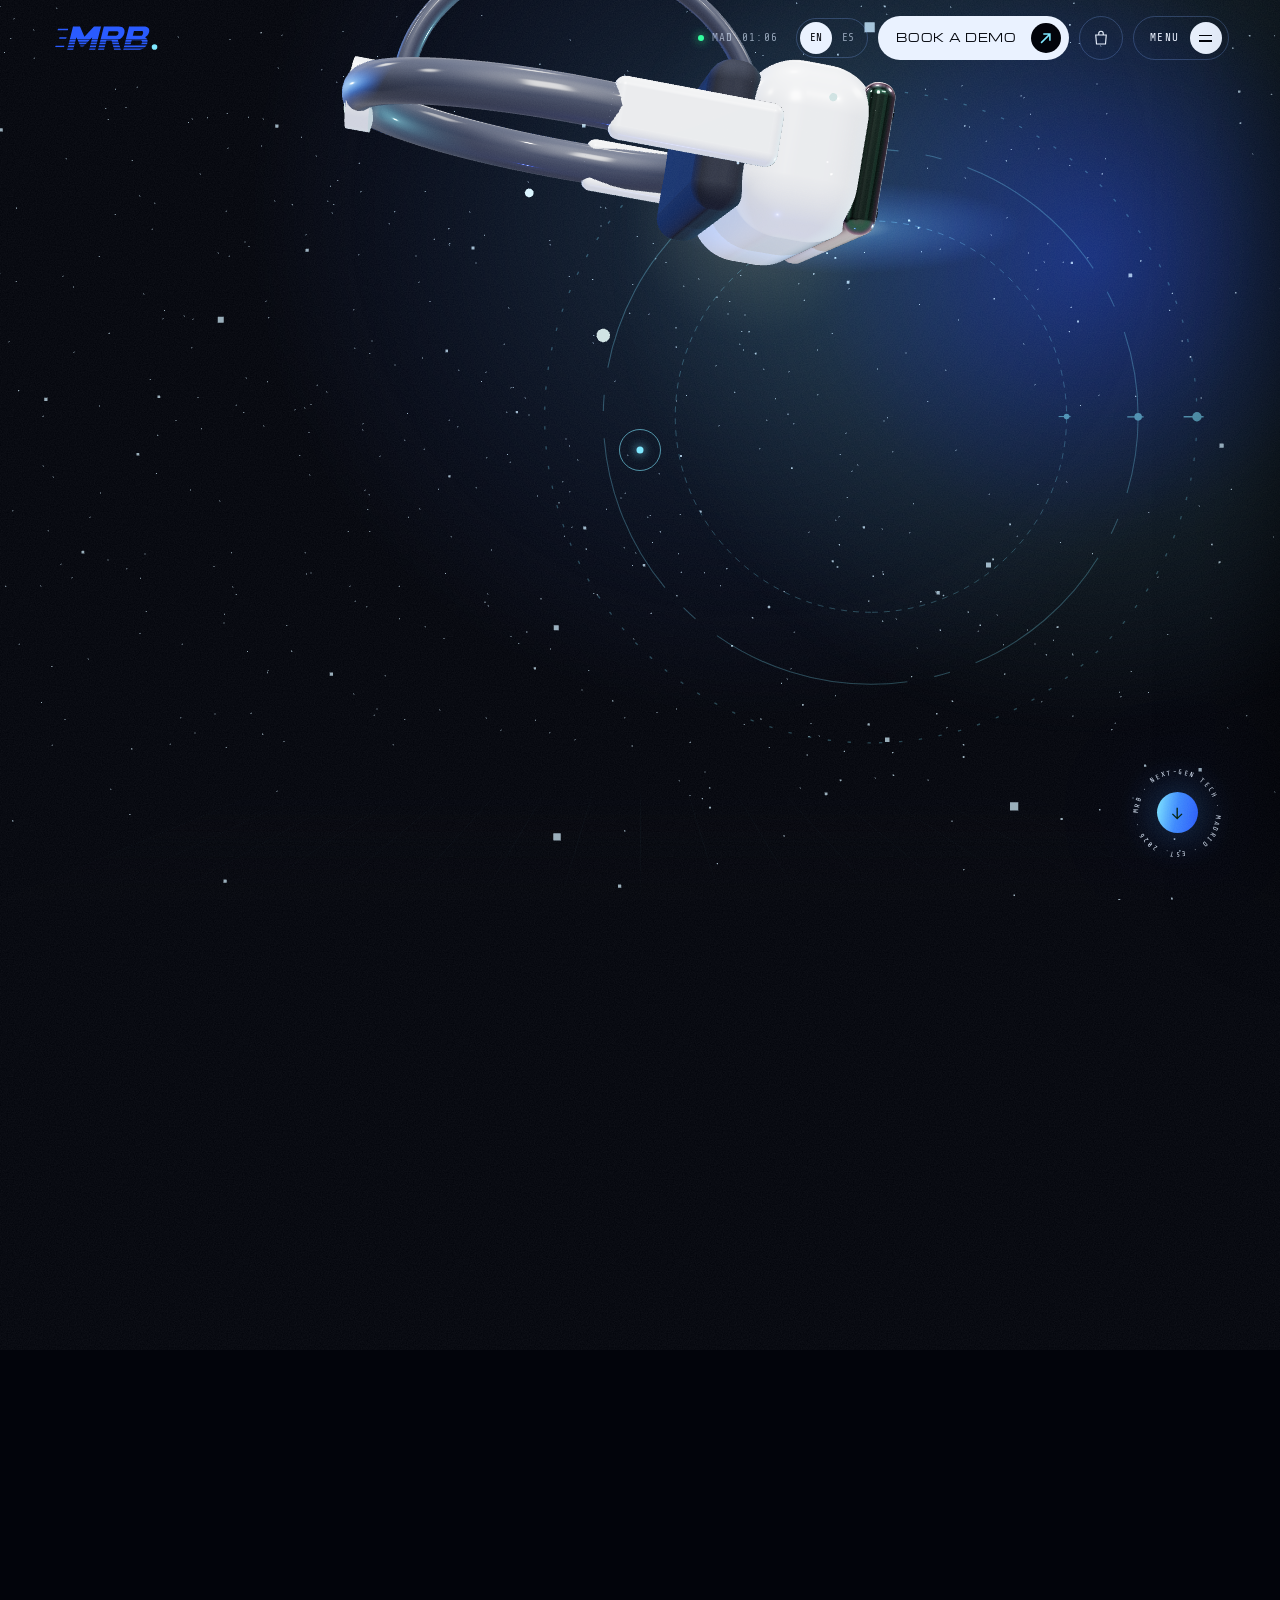
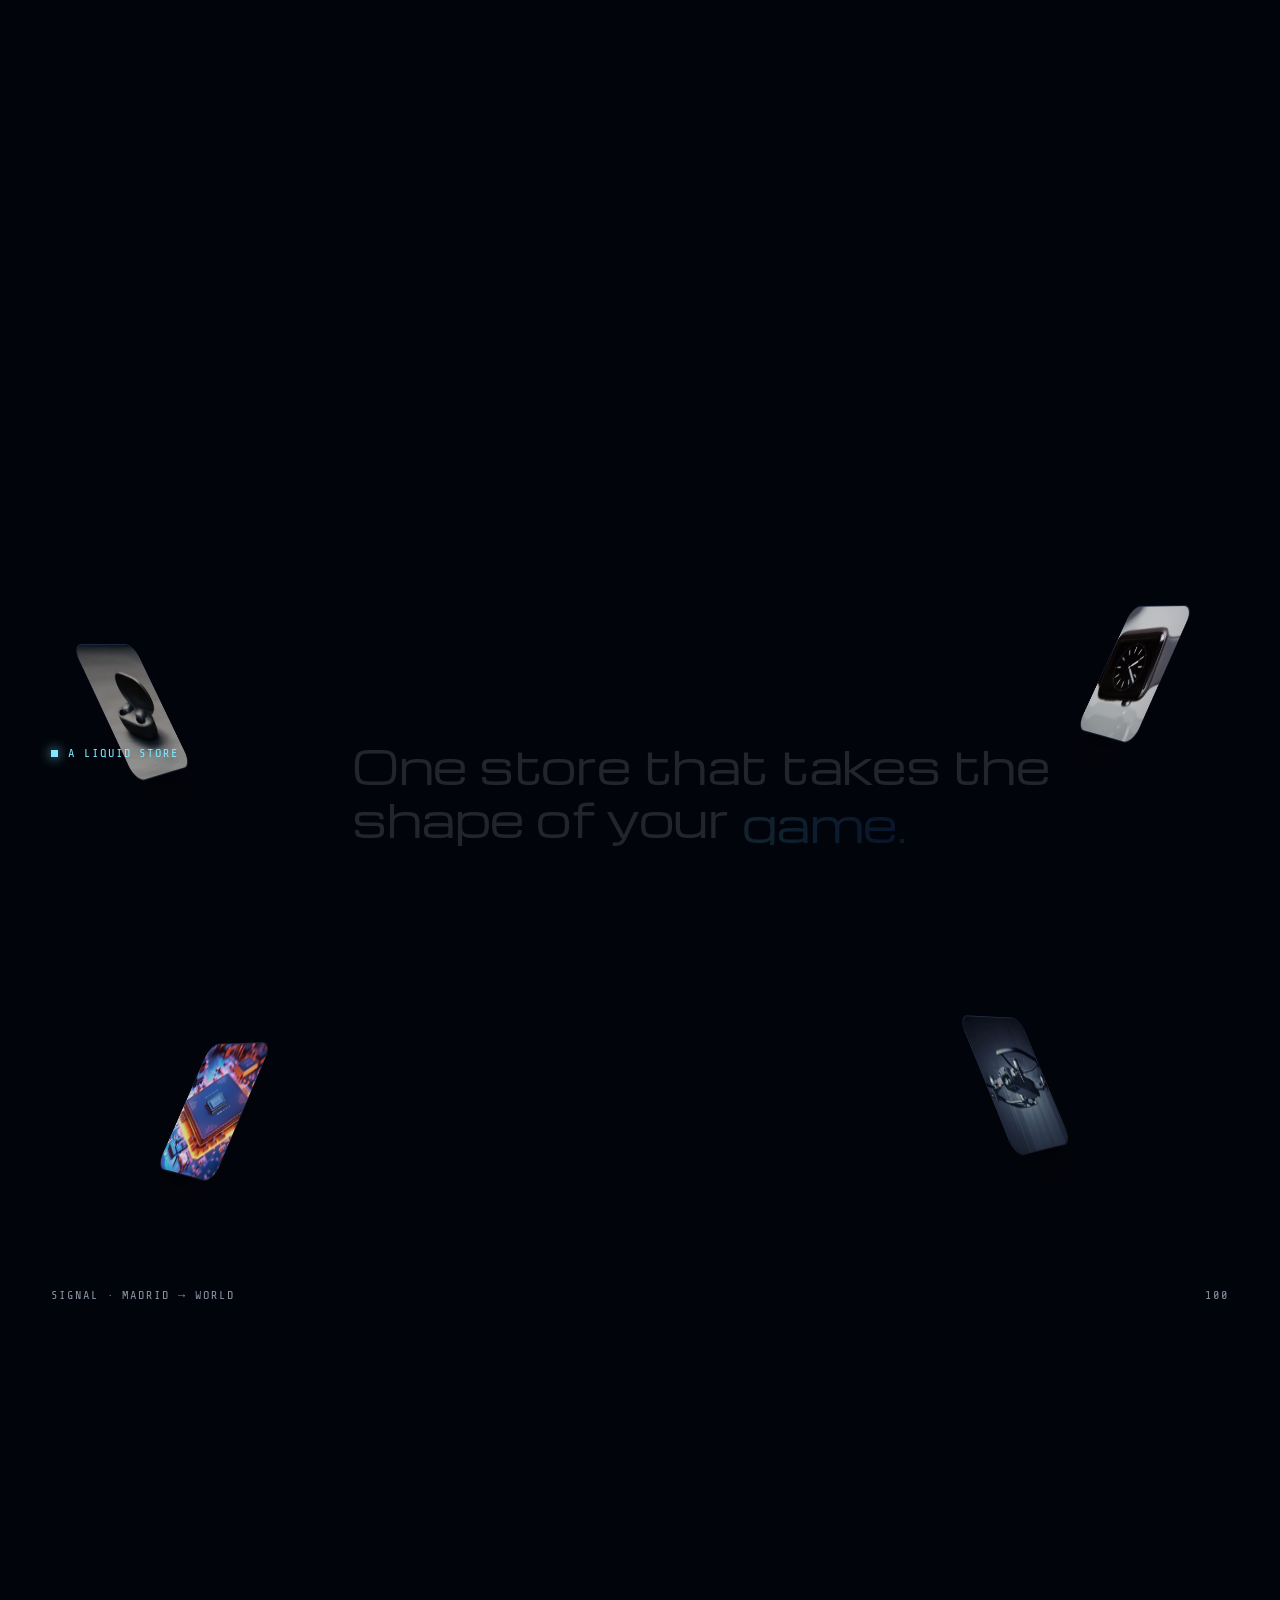
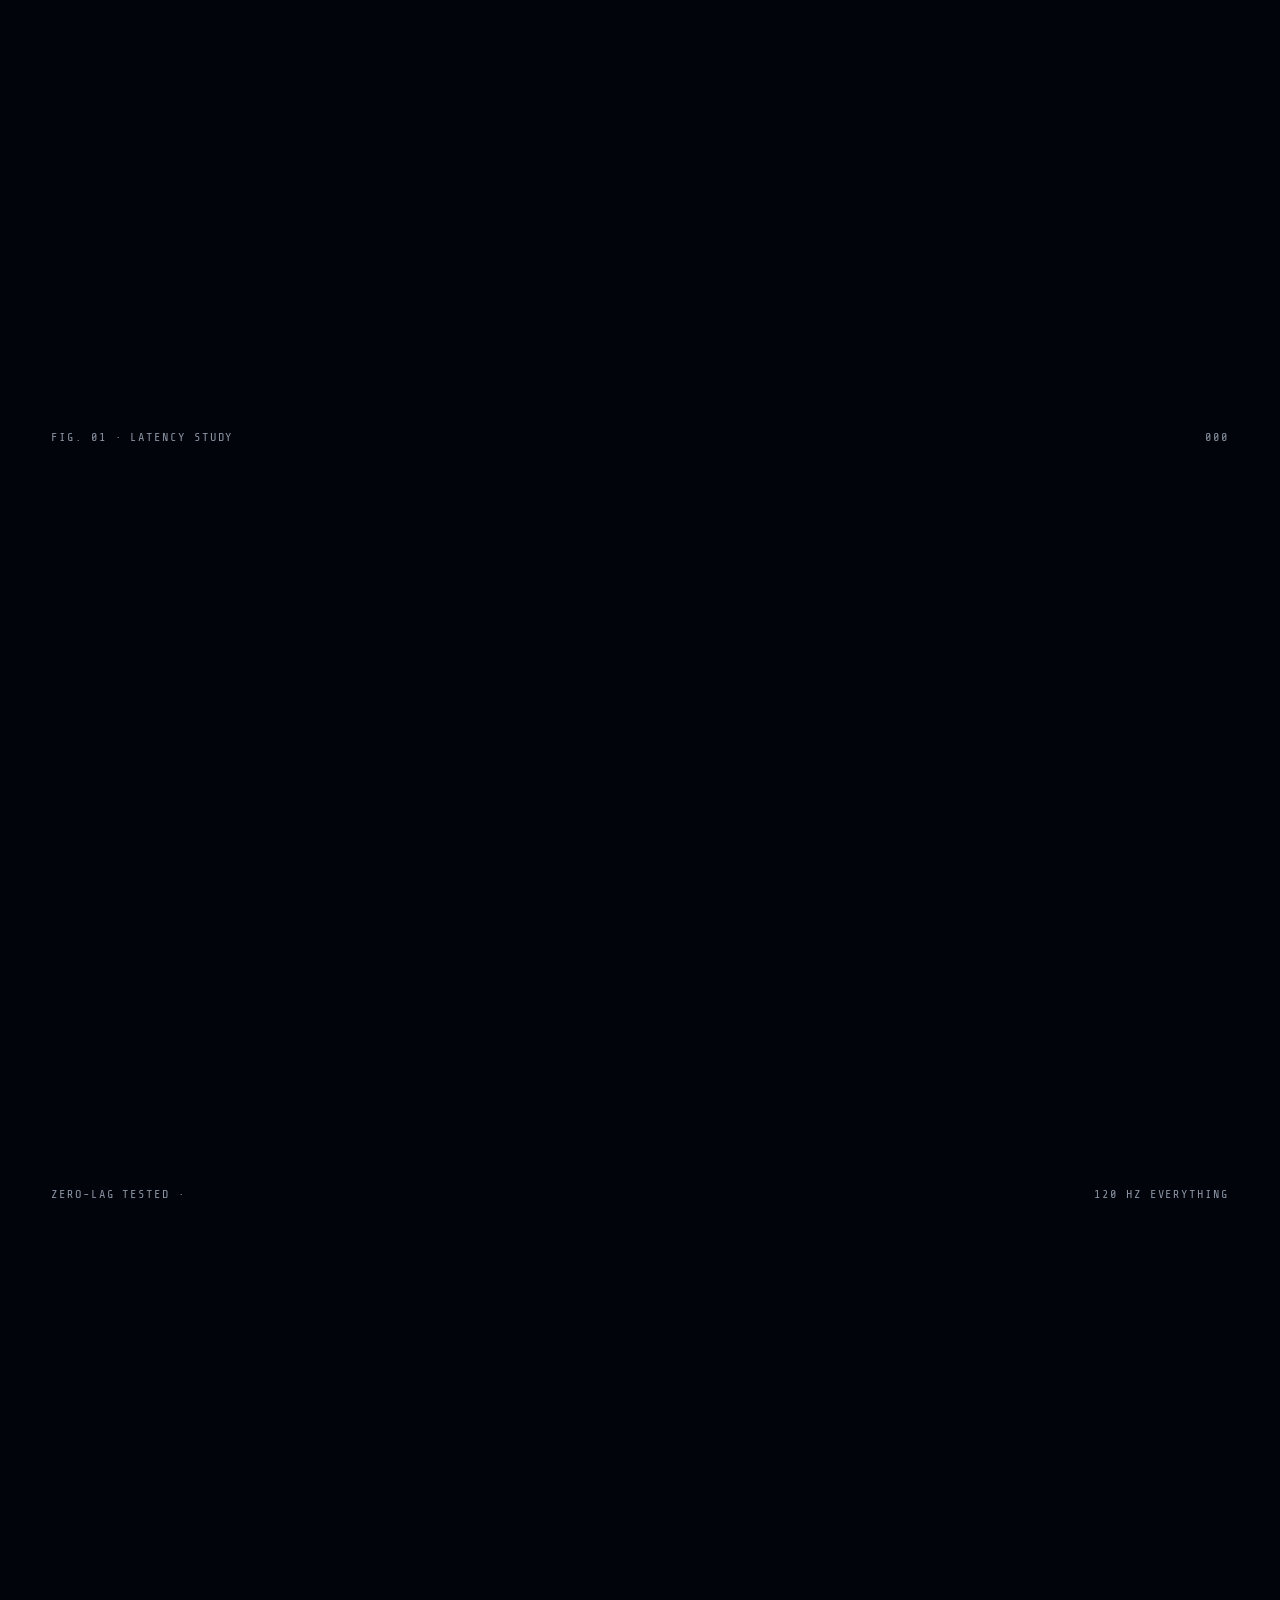
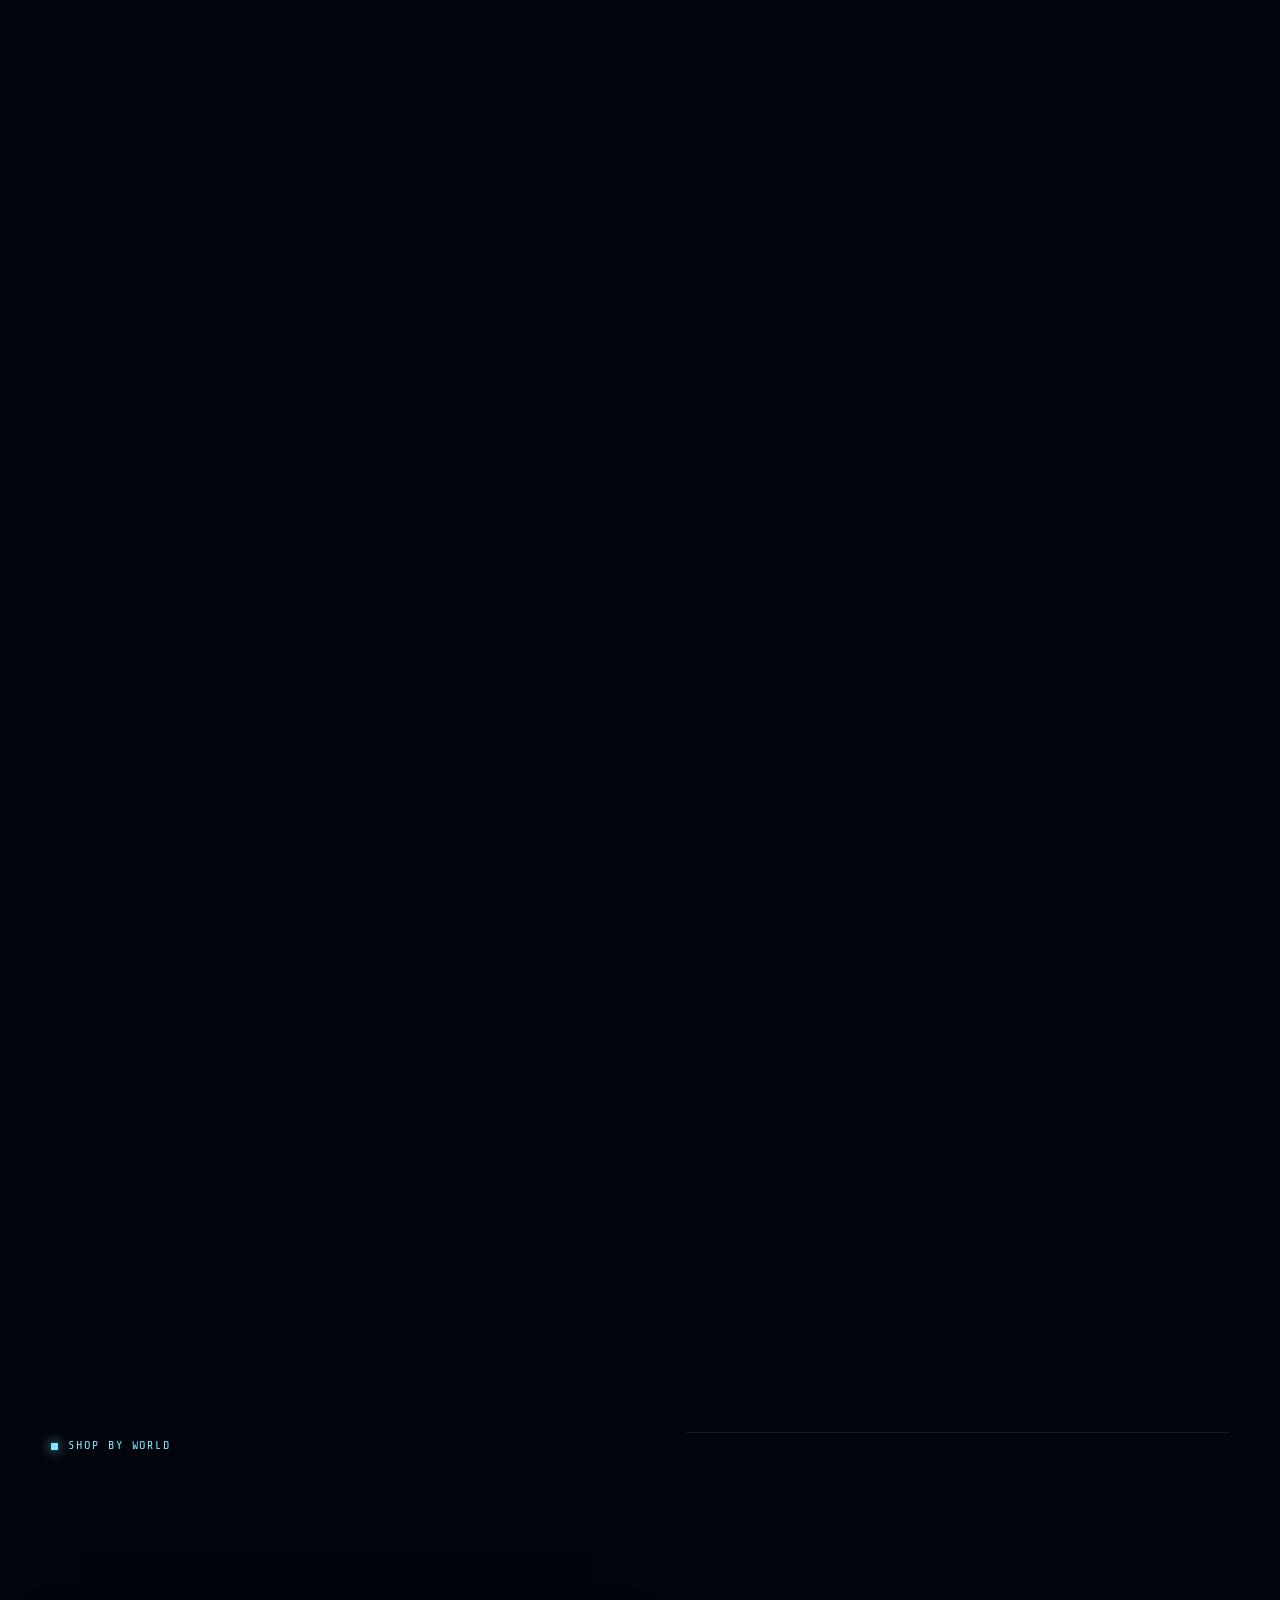
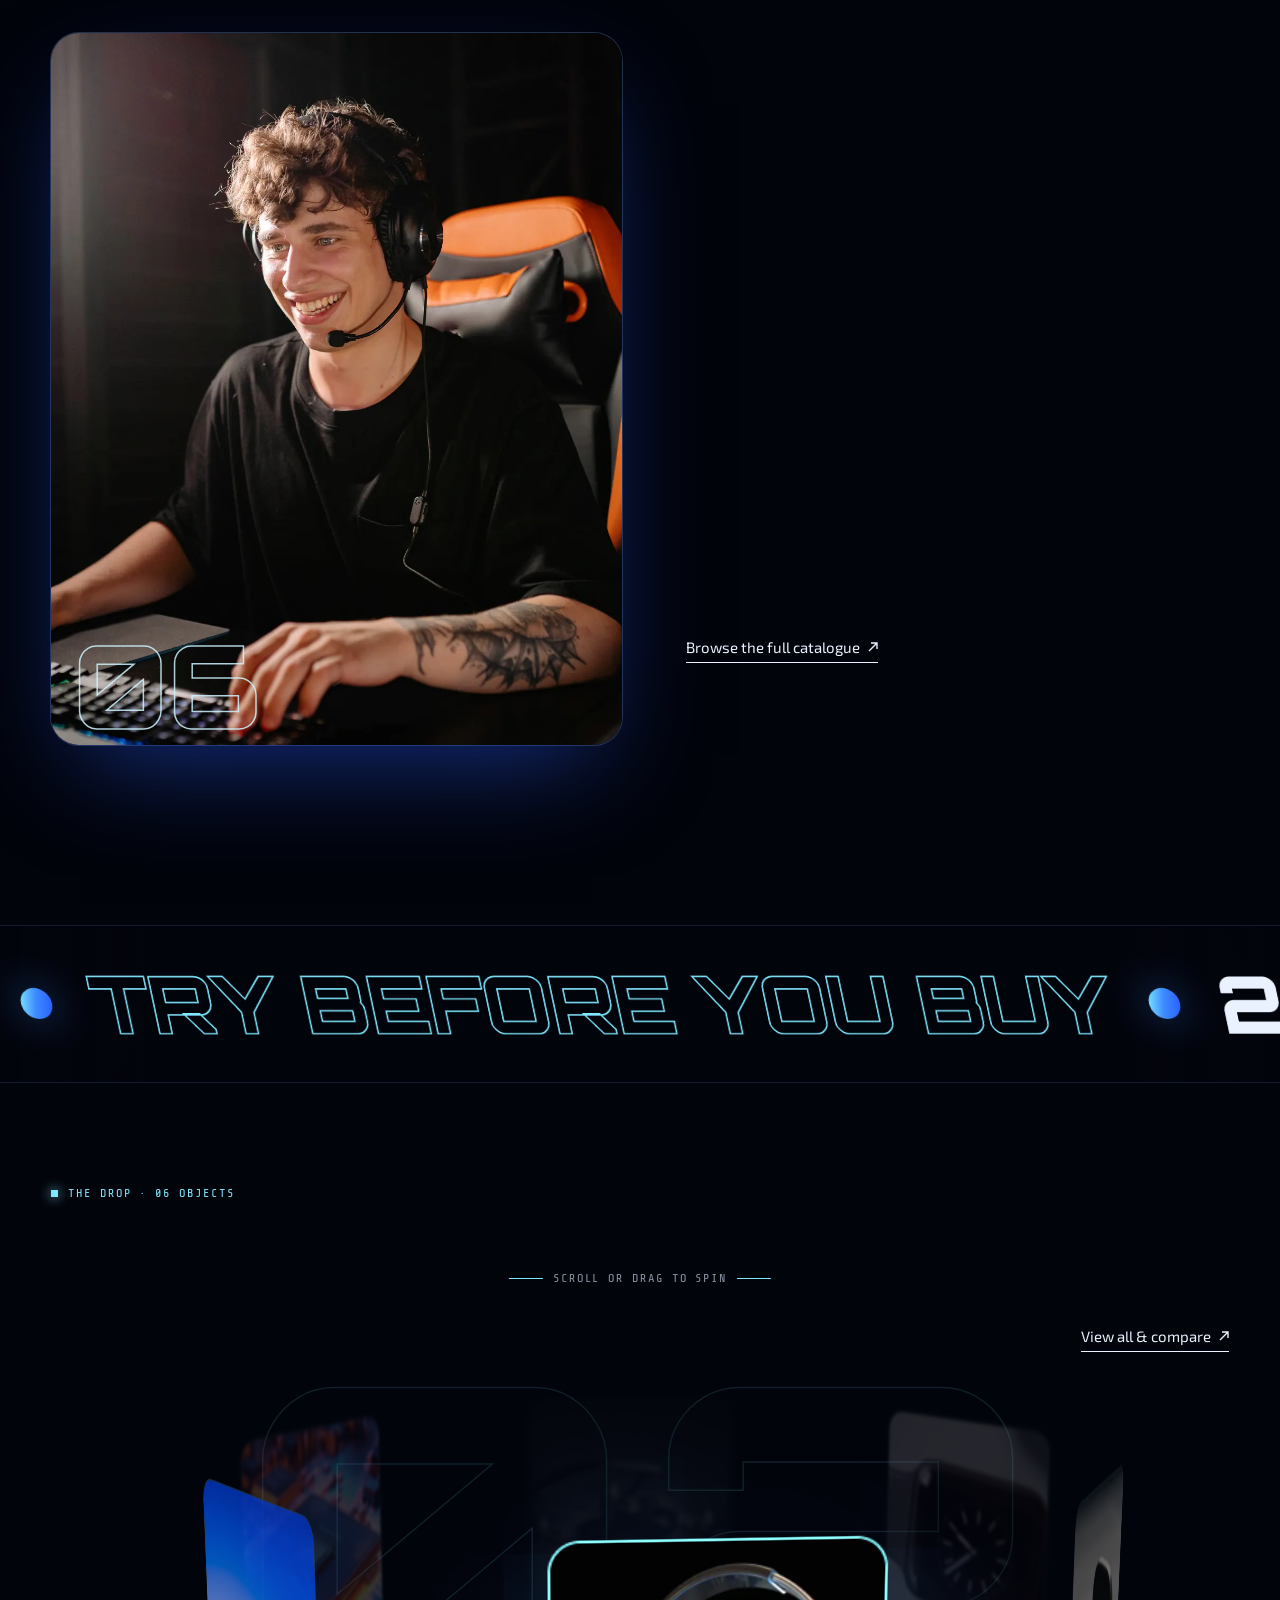
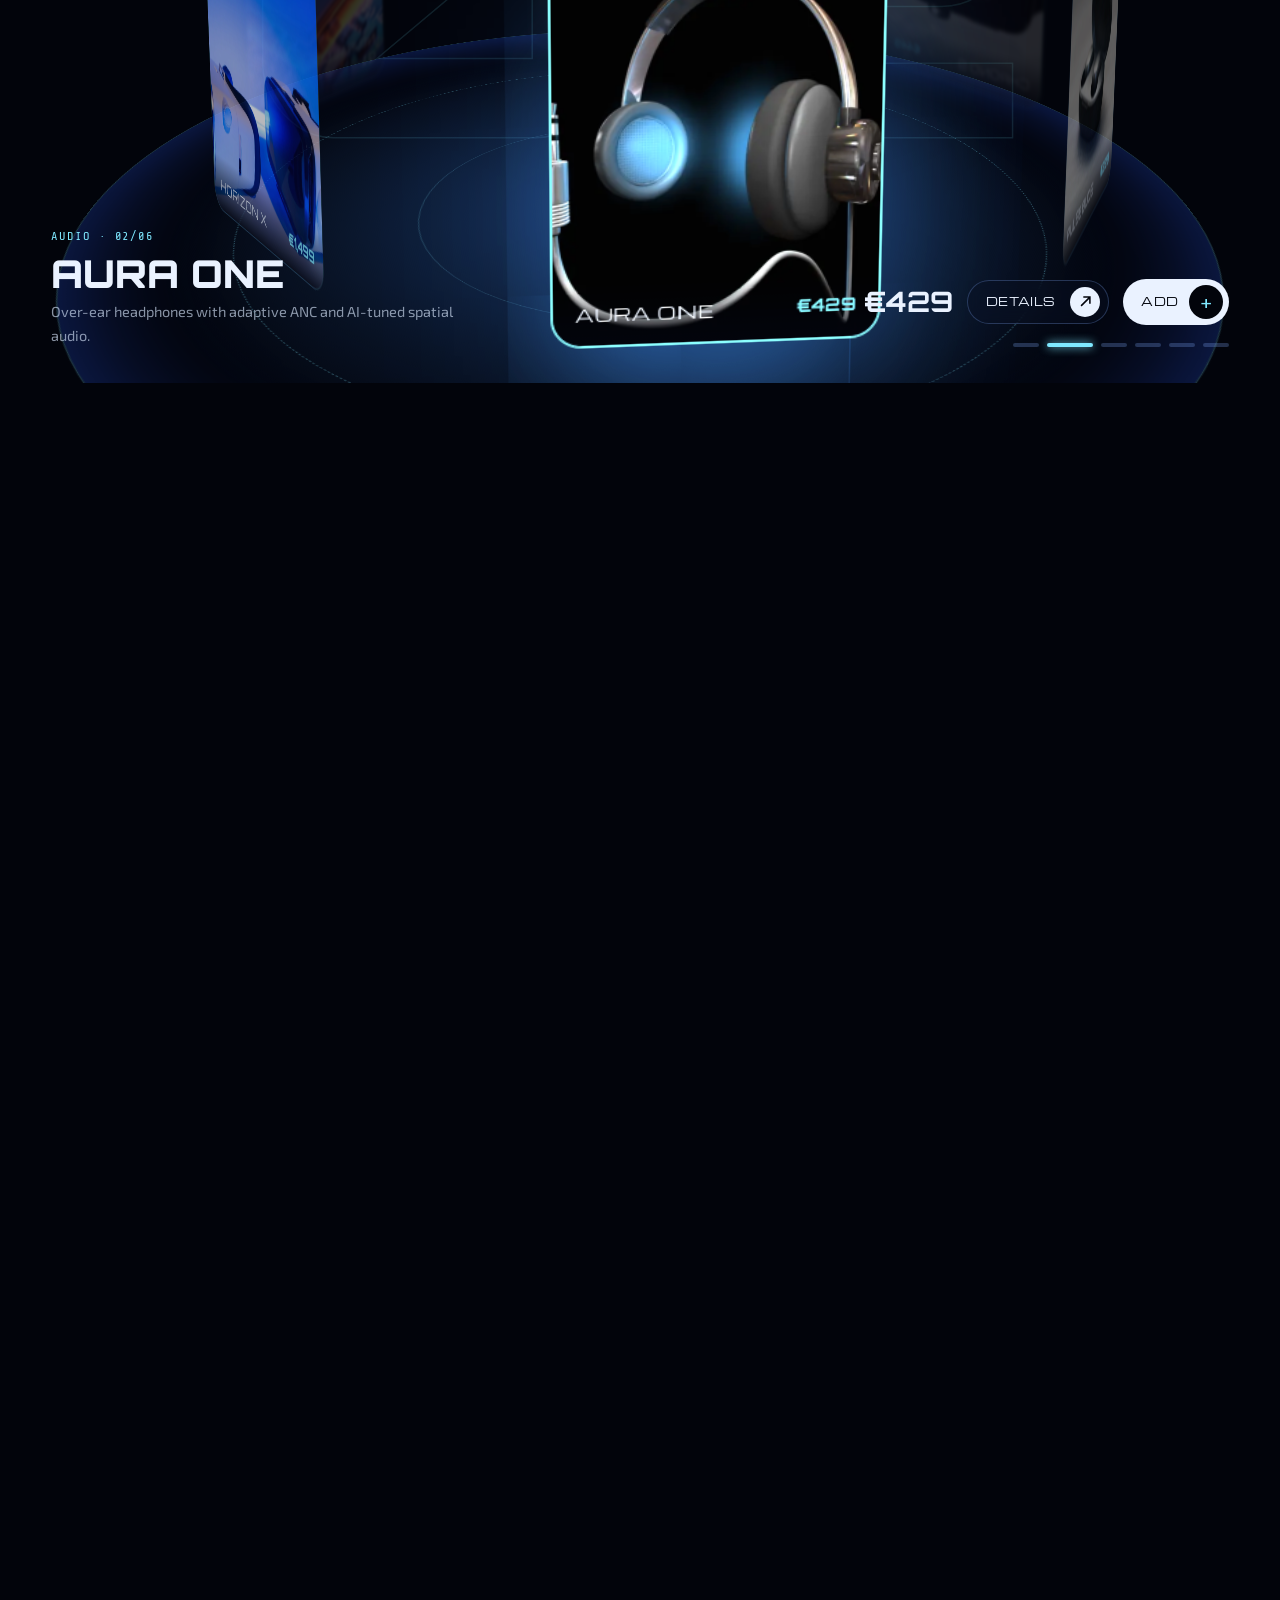
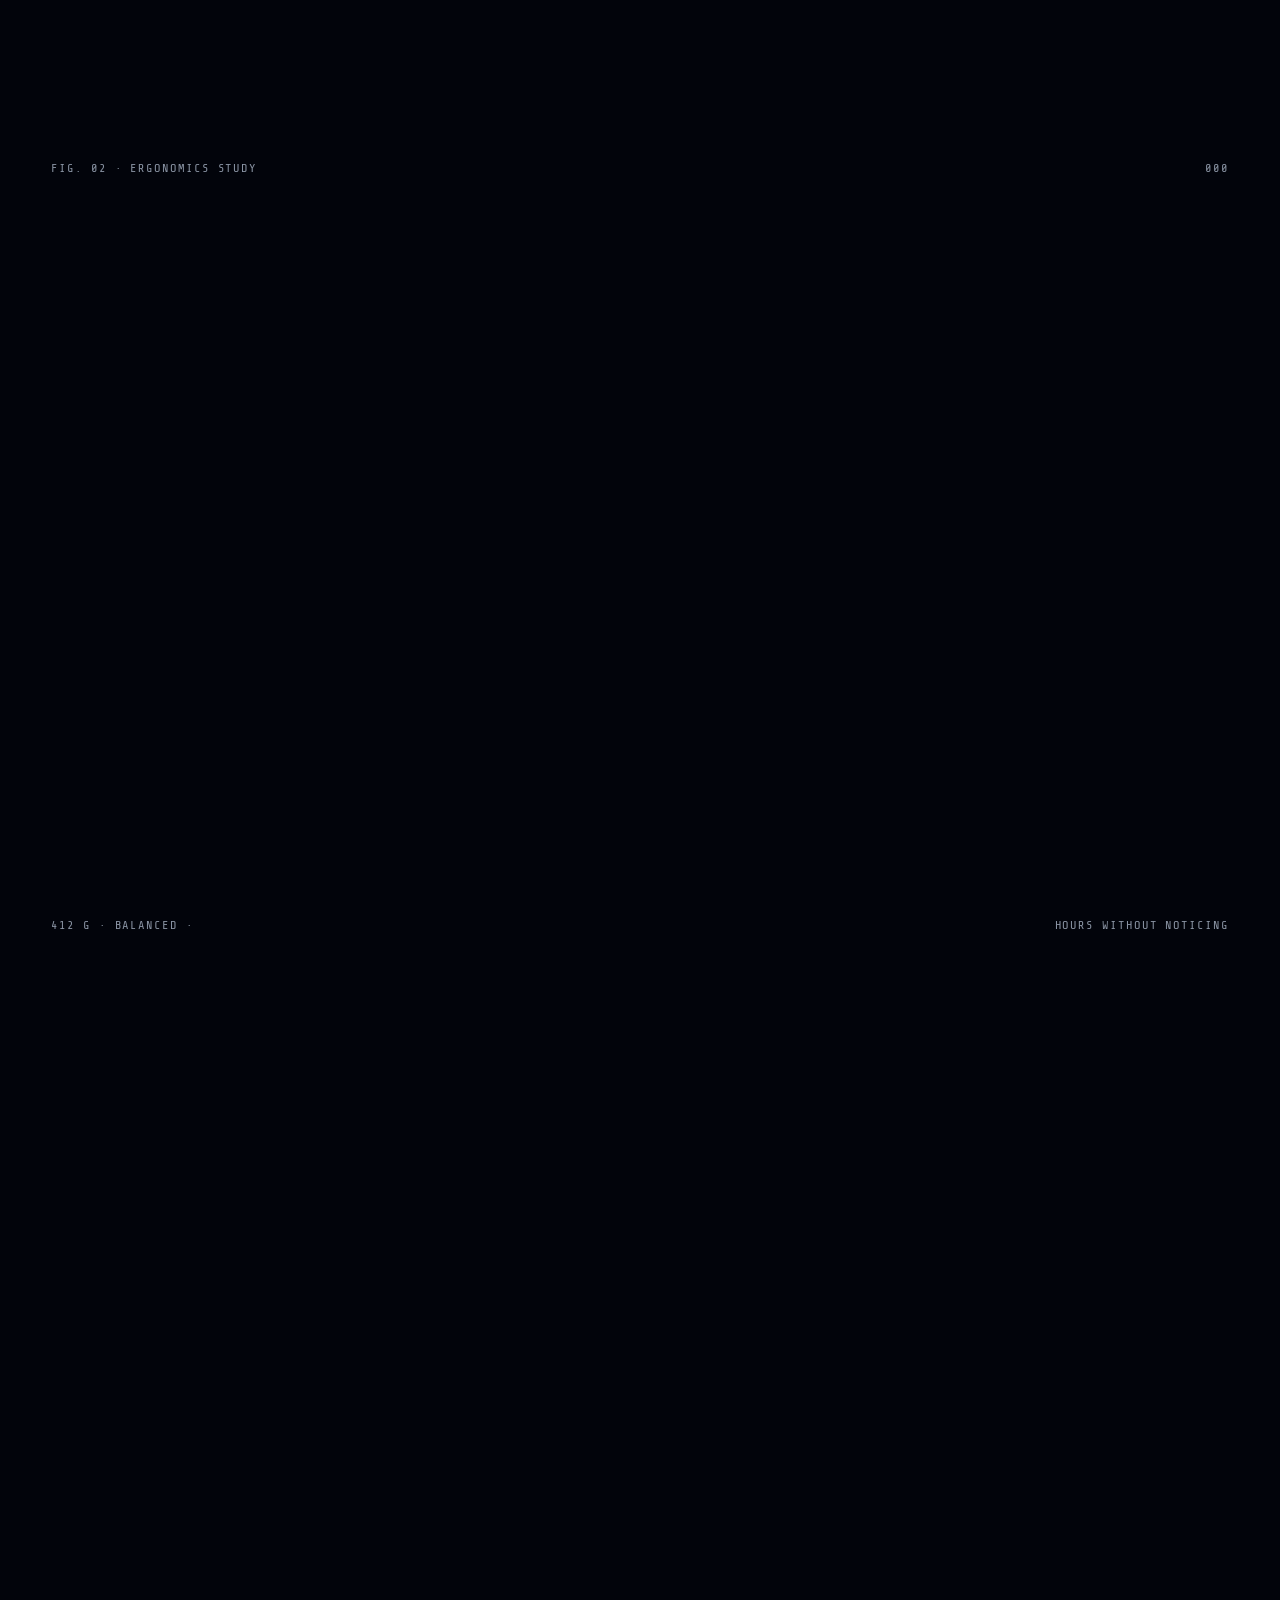
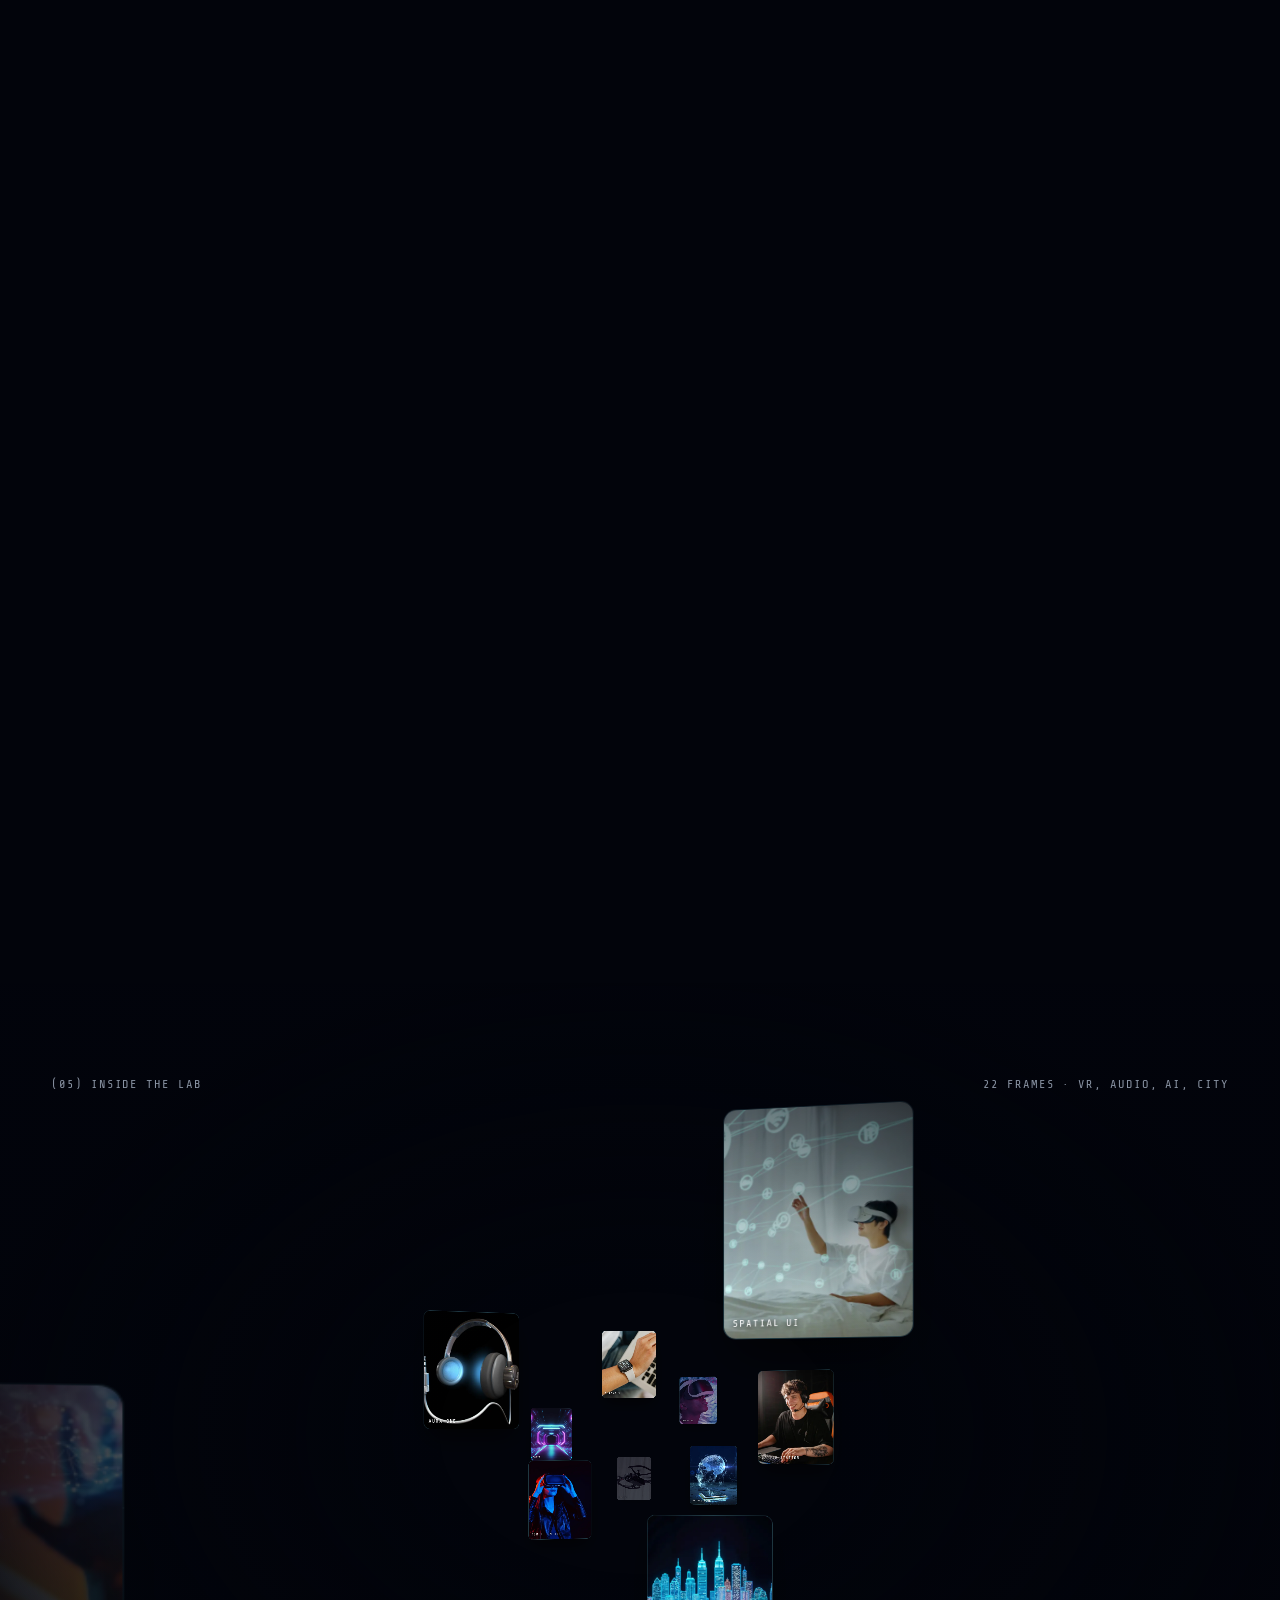
<file: index.html>
<!doctype html>
<html lang="en">
<head>
<meta charset="utf-8">
<meta name="viewport" content="width=device-width, initial-scale=1, viewport-fit=cover">
<title>MRB — Next-gen tech store · VR, audio, wearables &amp; AI hardware · Madrid</title>
<meta name="description" content="MRB is a next-gen tech store in Madrid: mixed-reality headsets, spatial audio, wearables, drones and AI hardware. Try the future in our lab before you buy it. Concept brand by María Luisa Ros Bolea.">
<meta name="theme-color" content="#02040b">
<meta property="og:type" content="website">
<meta property="og:title" content="MRB — Wear the future.">
<meta property="og:description" content="Human senses. Machine speed. Next-gen VR, audio, wearables and AI hardware, tested in Madrid.">
<meta property="og:image" content="og.jpg">
<link rel="icon" href="favicon.svg" type="image/svg+xml">
<link rel="apple-touch-icon" href="apple-touch-icon.png">
<link rel="preload" href="orbitron-latin-900-normal.woff2" as="font" type="font/woff2" crossorigin>
<link rel="preload" href="michroma-latin-400-normal.woff2" as="font" type="font/woff2" crossorigin>
<style>
/* =========================================================
   MRB — Next-gen tech store · concept site by María Luisa Ros Bolea
   ========================================================= */

/* ---------- Fonts (self-hosted) ---------- */
@font-face{font-family:"Orbitron";src:url(orbitron-latin-600-normal.woff2) format("woff2");font-weight:600;font-display:swap}
@font-face{font-family:"Orbitron";src:url(orbitron-latin-700-normal.woff2) format("woff2");font-weight:700;font-display:swap}
@font-face{font-family:"Orbitron";src:url(orbitron-latin-800-normal.woff2) format("woff2");font-weight:800;font-display:swap}
@font-face{font-family:"Orbitron";src:url(orbitron-latin-900-normal.woff2) format("woff2");font-weight:900;font-display:swap}
@font-face{font-family:"Michroma";src:url(michroma-latin-400-normal.woff2) format("woff2");font-weight:400;font-display:swap}
@font-face{font-family:"Exo 2";src:url(exo-2-latin-300-normal.woff2) format("woff2");font-weight:300;font-display:swap}
@font-face{font-family:"Exo 2";src:url(exo-2-latin-400-normal.woff2) format("woff2");font-weight:400;font-display:swap}
@font-face{font-family:"Exo 2";src:url(exo-2-latin-500-normal.woff2) format("woff2");font-weight:500;font-display:swap}
@font-face{font-family:"Exo 2";src:url(exo-2-latin-600-normal.woff2) format("woff2");font-weight:600;font-display:swap}
@font-face{font-family:"Share Tech Mono";src:url(share-tech-mono-latin-400-normal.woff2) format("woff2");font-weight:400;font-display:swap}

/* ---------- Tokens ---------- */
:root{
  --bg:#02040b; --bg-2:#050a18; --bg-3:#0a1226;
  --ink:#eaf2ff; --dim:rgba(220,234,255,.62); --faint:rgba(200,222,255,.36);
  --line:rgba(130,175,255,.14); --line-2:rgba(130,175,255,.26);
  --blue:#2a5bff; --electric:#3d8bff; --cyan:#7fe8ff; --ice:#cdf5ff; --violet:#8f7bff;
  --grad:linear-gradient(100deg,#7fe8ff 0%,#3d8bff 48%,#2a5bff 100%);
  --grad-soft:linear-gradient(135deg,rgba(127,232,255,.16),rgba(42,91,255,.06));
  --glow:0 0 40px rgba(61,139,255,.45),0 0 120px rgba(42,91,255,.25);
  --f-display:"Orbitron",system-ui,sans-serif;
  --f-wide:"Michroma","Orbitron",system-ui,sans-serif;
  --f-body:"Exo 2",system-ui,sans-serif;
  --f-mono:"Share Tech Mono",ui-monospace,monospace;
  --pad:clamp(18px,4vw,64px);
  --maxw:1560px;
  --ease:cubic-bezier(.22,1,.36,1);
  --ease-in:cubic-bezier(.7,0,.84,0);
  --r:18px;
  --nav-h:76px;
}

/* ---------- Reset ---------- */
*,*::before,*::after{box-sizing:border-box}
html{background:var(--bg);color:var(--ink);-webkit-text-size-adjust:100%;scrollbar-color:var(--blue) var(--bg)}
body{margin:0;font-family:var(--f-body);font-weight:400;font-size:clamp(15px,1.05vw,17px);line-height:1.6;background:var(--bg);overflow-x:hidden;-webkit-font-smoothing:antialiased}
img,video,canvas,svg{display:block;max-width:100%}
a{color:inherit;text-decoration:none}
button,input,select,textarea{font:inherit;color:inherit}
button{cursor:pointer;background:none;border:0;padding:0}
ul,ol{list-style:none;margin:0;padding:0}
h1,h2,h3,h4,p{margin:0}
::selection{background:var(--blue);color:#fff}
:focus-visible{outline:2px solid var(--cyan);outline-offset:3px;border-radius:6px}
[hidden]{display:none!important}
.sr-only{position:absolute!important;width:1px;height:1px;overflow:hidden;clip:rect(0 0 0 0);white-space:nowrap}
.skip{position:fixed;left:12px;top:-60px;z-index:999;background:var(--blue);padding:10px 16px;border-radius:10px;transition:top .3s}
.skip:focus{top:12px}

/* lenis */
html.lenis,html.lenis body{height:auto}
.lenis.lenis-smooth{scroll-behavior:auto!important}
.lenis.lenis-stopped{overflow:hidden}

/* ---------- Texture: film grain + scanlines ---------- */
body::after{content:"";position:fixed;inset:-50%;z-index:90;pointer-events:none;opacity:.07;
  background-image:url("data:image/svg+xml,%3Csvg xmlns='http://www.w3.org/2000/svg' width='220' height='220'%3E%3Cfilter id='n'%3E%3CfeTurbulence type='fractalNoise' baseFrequency='.85' numOctaves='3' stitchTiles='stitch'/%3E%3CfeColorMatrix values='0 0 0 0 1  0 0 0 0 1  0 0 0 0 1  0 0 0 .9 0'/%3E%3C/filter%3E%3Crect width='100%25' height='100%25' filter='url(%23n)'/%3E%3C/svg%3E");
  animation:grain 1.2s steps(6) infinite}
@keyframes grain{0%{transform:translate(0,0)}20%{transform:translate(-3%,2%)}40%{transform:translate(2%,-3%)}60%{transform:translate(-2%,-1%)}80%{transform:translate(3%,3%)}100%{transform:translate(0,0)}}
.scan{position:absolute;inset:0;pointer-events:none;background:repeating-linear-gradient(0deg,rgba(127,232,255,.035) 0 1px,transparent 1px 3px);mix-blend-mode:screen}

/* ---------- Layout ---------- */
.wrap{width:100%;max-width:var(--maxw);margin:0 auto;padding:0 var(--pad)}
.section{position:relative;padding:clamp(90px,14vw,200px) 0}
.grid{display:grid;grid-template-columns:repeat(12,1fr);gap:clamp(16px,2vw,32px)}
.between{display:flex;justify-content:space-between;align-items:center;gap:20px;flex-wrap:wrap}
.row{display:flex;gap:12px;flex-wrap:wrap;align-items:center}
.stack>*+*{margin-top:var(--s,24px)}
.dim{color:var(--dim)} .faint{color:var(--faint)}
.acc{background:var(--grad);-webkit-background-clip:text;background-clip:text;color:transparent}
.tnum{font-variant-numeric:tabular-nums}
.measure{max-width:56ch}
@media(max-width:900px){.grid{grid-template-columns:1fr}.grid>*{grid-column:1/-1!important}}

/* ---------- Type ---------- */
.f-display{font-family:var(--f-display);font-weight:800;letter-spacing:-.01em;line-height:.92}
.t-mega{font-size:clamp(54px,11.2vw,210px)}
.t-display{font-size:clamp(46px,8vw,150px)}
.t-h1{font-size:clamp(40px,6.2vw,112px)}
.t-h2{font-size:clamp(34px,4.6vw,80px)}
.t-h3{font-size:clamp(22px,2.4vw,40px);letter-spacing:-.03em;line-height:1}
.t-h4{font-size:clamp(18px,1.5vw,26px);letter-spacing:-.025em;line-height:1.1}
.t-lead{font-size:clamp(18px,1.6vw,26px);line-height:1.45;font-weight:300}
.t-nano,.label{font-family:var(--f-mono);font-size:12px;letter-spacing:.16em;text-transform:uppercase;font-weight:500}
.t-micro{font-size:12.5px}
.label{display:inline-flex;align-items:center;gap:10px;color:var(--cyan)}
.label::before{content:"";width:7px;height:7px;background:var(--cyan);box-shadow:0 0 12px var(--cyan);animation:blink 1.6s steps(2) infinite}
@keyframes blink{50%{opacity:.15}}
.outline{-webkit-text-stroke:1.5px rgba(205,245,255,.7);color:transparent}

/* split words reveal */
.w{display:inline-block;overflow:hidden;vertical-align:top;padding:.04em .02em .12em;margin:-.04em -.02em -.12em}
.wi{display:inline-block;transform:translate3d(0,112%,0) rotate(4deg);transform-origin:0 100%;transition:transform 1.1s var(--ease);transition-delay:calc(var(--i,0) * 55ms + var(--d,0ms))}
.is-in .wi,.wi.is-in{transform:none}
html:not(.js) .wi{transform:none}
.ch{display:inline-block}

/* fade reveal */
[data-rv]{opacity:0;transform:translateY(34px);transition:opacity 1s var(--ease),transform 1.2s var(--ease);transition-delay:var(--rv-delay,0ms)}
[data-rv].is-in{opacity:1;transform:none}
html:not(.js) [data-rv]{opacity:1;transform:none}

/* scramble text */
[data-scramble]{display:inline-block}

/* ---------- Loader veil ---------- */
.veil{position:fixed;inset:0;z-index:200;background:var(--bg);display:grid;place-items:center;transition:clip-path 1.1s var(--ease),visibility 0s 1.2s;clip-path:inset(0 0 0 0)}
.veil__logo{width:min(320px,58vw);opacity:.95;animation:veilPulse 1.4s ease-in-out infinite}
@keyframes veilPulse{50%{opacity:.55;filter:drop-shadow(0 0 30px rgba(61,139,255,.7))}}
.veil__n{position:absolute;right:var(--pad);bottom:clamp(16px,4vw,48px);font-family:var(--f-display);font-weight:800;font-size:clamp(60px,12vw,190px);letter-spacing:-.01em;line-height:.8}
.veil__n::after{content:"%";font-size:.3em;vertical-align:top;color:var(--cyan);margin-left:.1em}
.veil__bar{position:absolute;left:0;bottom:0;height:3px;width:100%;transform-origin:0 50%;transform:scaleX(var(--p,0));background:var(--grad);box-shadow:var(--glow)}
.veil__meta{position:absolute;left:var(--pad);bottom:clamp(20px,4vw,52px);color:var(--dim)}
html.ld-done .veil{clip-path:inset(0 0 100% 0);visibility:hidden}
html:not(.js) .veil{display:none}

/* ---------- Cursor ---------- */
.cursor{position:fixed;left:0;top:0;z-index:300;pointer-events:none;display:none}
.cursor__dot{position:fixed;left:0;top:0;width:7px;height:7px;border-radius:50%;background:var(--cyan);box-shadow:0 0 10px var(--cyan)}
.cursor__ring{position:fixed;left:0;top:0;width:42px;height:42px;border-radius:50%;border:1px solid rgba(127,232,255,.6);transition:width .35s var(--ease),height .35s var(--ease),background .3s,border-color .3s}
.cursor__lab{position:fixed;left:0;top:0;font-family:var(--f-mono);font-size:10px;letter-spacing:.14em;text-transform:uppercase;color:#021;font-weight:500;opacity:0;transition:opacity .2s;white-space:nowrap}
.cursor.has-lab .cursor__ring{width:86px;height:86px;background:var(--grad);border-color:transparent;box-shadow:var(--glow)}
.cursor.has-lab .cursor__dot{opacity:0}
.cursor.has-lab .cursor__lab{opacity:1}
.cursor.is-hover .cursor__ring{width:64px;height:64px}
@media(hover:hover) and (pointer:fine){.cursor{display:block}}

/* ---------- Nav ---------- */
.nav{position:fixed;inset:0 0 auto 0;z-index:120;height:var(--nav-h);display:flex;align-items:center;transition:transform .6s var(--ease),background .4s,backdrop-filter .4s}
.nav.is-scrolled{background:rgba(2,4,11,.55);backdrop-filter:blur(14px) saturate(140%);-webkit-backdrop-filter:blur(14px) saturate(140%);border-bottom:1px solid var(--line)}
.nav.is-hidden{transform:translateY(-110%)}
.nav__in{display:flex;align-items:center;justify-content:space-between;gap:18px}
.logo{display:block;width:clamp(96px,8vw,124px);transition:filter .3s}
.logo:hover{filter:drop-shadow(0 0 16px rgba(61,139,255,.8))}
.nav__end{display:flex;align-items:center;gap:10px}
.nav__time{display:flex;align-items:center;gap:8px;font-family:var(--f-mono);font-size:11px;letter-spacing:.12em;color:var(--dim);margin-right:8px}
.nav__dot{width:6px;height:6px;border-radius:50%;background:#33ff9f;box-shadow:0 0 10px #33ff9f;animation:blink 2s infinite}
.lang{display:flex;border:1px solid var(--line-2);border-radius:99px;padding:3px;font-family:var(--f-mono);font-size:11px;letter-spacing:.1em}
.lang button{padding:7px 10px;border-radius:99px;color:var(--dim);transition:.3s}
.lang button[aria-pressed="true"]{background:var(--ink);color:var(--bg)}
.icon-btn{position:relative;width:44px;height:44px;border-radius:50%;border:1px solid var(--line-2);display:grid;place-items:center;transition:background .3s,border-color .3s}
.icon-btn:hover{background:rgba(61,139,255,.15);border-color:var(--electric)}
.icon-btn svg{width:18px;height:18px}
.cart-count{position:absolute;top:-4px;right:-4px;min-width:20px;height:20px;padding:0 5px;border-radius:99px;background:var(--grad);color:#021;font-family:var(--f-mono);font-size:10.5px;font-weight:500;display:grid;place-items:center;transform:scale(0);transition:transform .4s var(--ease)}
.cart-count.has{transform:scale(1)}
.cart-count.bump{animation:bump .5s var(--ease)}
@keyframes bump{40%{transform:scale(1.5)}}
.menu-btn{display:flex;align-items:center;gap:10px;height:44px;padding:0 6px 0 16px;border-radius:99px;border:1px solid var(--line-2);font-family:var(--f-mono);font-size:11px;letter-spacing:.14em;text-transform:uppercase}
.menu-btn__i{width:32px;height:32px;border-radius:50%;background:var(--ink);display:grid;place-content:center;gap:4px}
.menu-btn__i i{display:block;width:13px;height:1.5px;background:var(--bg);transition:transform .4s var(--ease)}
.menu-open .menu-btn__i i:first-child{transform:translateY(2.75px) rotate(45deg)}
.menu-open .menu-btn__i i:last-child{transform:translateY(-2.75px) rotate(-45deg)}
@media(max-width:1000px){.nav__time,.nav .btn--nav{display:none}}
@media(max-width:560px){.menu-btn__t{display:none}.menu-btn{padding:0 5px}.lang button{padding:7px 8px}}

/* ---------- Buttons ---------- */
.btn{--h:52px;position:relative;display:inline-flex;align-items:center;gap:14px;height:var(--h);padding:0 8px 0 24px;border-radius:99px;font-weight:500;font-size:14.5px;white-space:nowrap;overflow:hidden;isolation:isolate;transition:transform .5s var(--ease),box-shadow .4s,background .3s,border-color .3s}
.btn--sm{--h:44px;padding-left:18px;font-size:13.5px}
.btn__ico{width:calc(var(--h) - 14px);height:calc(var(--h) - 14px);border-radius:50%;display:grid;place-items:center;transition:transform .5s var(--ease)}
.btn__ico svg{width:11px;height:11px}
.btn:hover .btn__ico{transform:rotate(45deg)}
.btn--primary{background:var(--grad);color:#020617;box-shadow:0 10px 40px -10px rgba(61,139,255,.8)}
.btn--primary .btn__ico{background:#020617;color:var(--cyan)}
.btn--primary::after{content:"";position:absolute;inset:0;z-index:-1;background:linear-gradient(110deg,transparent 30%,rgba(255,255,255,.65) 50%,transparent 70%);transform:translateX(-120%);transition:transform .9s var(--ease)}
.btn--primary:hover::after{transform:translateX(120%)}
.btn--primary:hover{box-shadow:0 14px 60px -8px rgba(61,139,255,1)}
.btn--ghost{border:1px solid var(--line-2);background:rgba(10,18,38,.4);backdrop-filter:blur(8px)}
.btn--ghost .btn__ico{background:var(--ink);color:var(--bg)}
.btn--ghost:hover{border-color:var(--cyan);background:rgba(61,139,255,.12)}
.btn--light{background:var(--ink);color:var(--bg)}
.btn--light .btn__ico{background:var(--bg);color:var(--cyan)}
.btn--block{width:100%;justify-content:space-between}
.btn[disabled]{opacity:.4;pointer-events:none}
.roll{position:relative;display:block;overflow:hidden;height:1.4em;line-height:1.4em}
.roll>span{display:block;transition:transform .55s var(--ease)}
.btn:hover .roll>span,.link:hover .roll>span{transform:translateY(-100%)}
.link{position:relative;display:inline-flex;align-items:center;gap:8px;transition:color .3s}
.link:hover{color:var(--cyan)}
.link--under::after{content:"";position:absolute;left:0;bottom:-4px;height:1px;width:100%;background:currentColor;transform-origin:right;transform:scaleX(1);transition:transform .6s var(--ease)}
.link--under:hover::after{animation:under .8s var(--ease)}
@keyframes under{0%{transform:scaleX(1);transform-origin:right}49%{transform:scaleX(0);transform-origin:right}50%{transform-origin:left}100%{transform:scaleX(1);transform-origin:left}}
.arrow{width:10px;height:10px}
.chip{display:inline-flex;align-items:center;gap:8px;height:38px;padding:0 16px;border-radius:99px;border:1px solid var(--line-2);font-size:13px;transition:.3s;background:rgba(10,18,38,.35)}
.chip:hover{border-color:var(--electric)}
.chip[aria-pressed="true"],.chip.is-on{background:var(--ink);color:var(--bg);border-color:var(--ink)}

/* ---------- Menu overlay ---------- */
.menu{position:fixed;inset:0;z-index:110;visibility:hidden;pointer-events:none}
.menu__bg{position:absolute;inset:0;background:var(--bg);clip-path:circle(0% at calc(100% - 60px) 38px);transition:clip-path 1s var(--ease)}
.menu-open .menu{visibility:visible;pointer-events:auto}
.menu-open .menu__bg{clip-path:circle(150% at calc(100% - 60px) 38px)}
.menu__blob{position:absolute;width:70vmax;height:70vmax;right:-20vmax;bottom:-30vmax;border-radius:50%;background:radial-gradient(circle,rgba(42,91,255,.55),rgba(127,232,255,.12) 45%,transparent 70%);filter:blur(40px);animation:drift 14s ease-in-out infinite alternate}
@keyframes drift{to{transform:translate(-12vmax,-10vmax) scale(1.15)}}
.menu__in{position:relative;height:100%;display:flex;flex-direction:column;justify-content:space-between;padding-top:calc(var(--nav-h) + 4vh);padding-bottom:28px}
.menu__grid{display:grid;grid-template-columns:2fr 1fr;gap:40px;align-items:end}
.menu__links a{display:flex;align-items:flex-start;gap:14px;font-family:var(--f-display);font-weight:800;letter-spacing:-.01em;line-height:1;font-size:clamp(40px,7.4vw,120px);padding:.04em 0;color:var(--ink)}
.menu__links a sup{font-family:var(--f-mono);font-size:12px;letter-spacing:.1em;color:var(--cyan);margin-top:.8em;font-weight:400}
.menu__links .ml{display:inline-block;overflow:hidden}
.menu__links .ml>span{display:inline-block;transform:translateY(105%);transition:transform .9s var(--ease),color .3s}
.menu-open .menu__links .ml>span{transform:none}
.menu__links li:nth-child(1) .ml>span{transition-delay:.15s}.menu__links li:nth-child(2) .ml>span{transition-delay:.2s}.menu__links li:nth-child(3) .ml>span{transition-delay:.25s}.menu__links li:nth-child(4) .ml>span{transition-delay:.3s}.menu__links li:nth-child(5) .ml>span{transition-delay:.35s}
.menu__links a:hover .ml>span,.menu__links a[aria-current] .ml>span{background:var(--grad);-webkit-background-clip:text;background-clip:text;color:transparent}
.menu__side{display:grid;gap:24px;opacity:0;transform:translateY(20px);transition:.8s var(--ease) .35s}
.menu-open .menu__side{opacity:1;transform:none}
.menu__side ul{display:grid;gap:8px}
.menu__foot{display:flex;justify-content:space-between;align-items:center;flex-wrap:wrap;gap:16px;border-top:1px solid var(--line);padding-top:20px;opacity:0;transition:opacity .6s .4s}
.menu-open .menu__foot{opacity:1}
@media(max-width:800px){.menu__grid{grid-template-columns:1fr}.menu__side{display:none}}

/* ---------- Starfield / bg canvas ---------- */
.sf{position:fixed;inset:0;z-index:-1;width:100%;height:100%;pointer-events:none;opacity:.9}

/* ---------- HERO ---------- */
.hero{position:relative;min-height:100svh;display:flex;align-items:flex-end;padding:calc(var(--nav-h) + 20px) 0 clamp(26px,4vw,48px);overflow:hidden;isolation:isolate}
.hero__3d{position:absolute;inset:0;z-index:-1}
.hero__3d canvas{width:100%!important;height:100%!important}
.hero__fallback{position:absolute;right:4vw;top:50%;width:min(46vw,620px);transform:translateY(-50%);border-radius:30px;opacity:0;transition:opacity 1s;-webkit-mask:radial-gradient(closest-side,#000 60%,transparent);mask:radial-gradient(closest-side,#000 60%,transparent)}
.no-webgl .hero__fallback{opacity:.9}
.hero__orb{position:absolute;width:80vmax;height:80vmax;right:-25vmax;top:-20vmax;z-index:-2;border-radius:50%;background:radial-gradient(circle,rgba(42,91,255,.42),rgba(127,232,255,.08) 40%,transparent 66%);filter:blur(10px);pointer-events:none}
.hero__grid{position:absolute;inset:auto 0 0 0;height:46vh;z-index:-2;background:linear-gradient(transparent,var(--bg)),repeating-linear-gradient(90deg,rgba(127,232,255,.09) 0 1px,transparent 1px 80px),repeating-linear-gradient(0deg,rgba(127,232,255,.09) 0 1px,transparent 1px 80px);transform:perspective(500px) rotateX(62deg);transform-origin:50% 100%;-webkit-mask:linear-gradient(transparent,#000 70%);mask:linear-gradient(transparent,#000 70%);animation:gridMove 3s linear infinite}
@keyframes gridMove{to{background-position:0 0,0 0,0 80px}}
.hero__title{font-family:var(--f-display);font-weight:900;letter-spacing:-.01em;line-height:.86;font-size:clamp(58px,12.4vw,236px);filter:drop-shadow(0 0 50px rgba(42,91,255,.35))}
.hero__title .dot{color:var(--cyan)}
.hero__claim{margin-top:clamp(14px,2vw,28px);font-family:var(--f-display);font-weight:700;letter-spacing:-.01em;line-height:1;font-size:clamp(22px,3vw,52px)}
.hero__claim .o{-webkit-text-stroke:1.2px var(--cyan);color:transparent}
.hero__cta{margin-top:clamp(22px,3vw,40px)}
.hero__foot{margin-top:clamp(30px,6vh,70px);display:flex;justify-content:space-between;align-items:center;color:var(--dim);gap:20px;flex-wrap:wrap}
.scroll-cue{display:inline-flex;align-items:center;gap:12px}
.scroll-cue i{position:relative;width:1px;height:44px;background:var(--line-2);overflow:hidden}
.scroll-cue i::after{content:"";position:absolute;left:0;top:-50%;width:100%;height:50%;background:var(--cyan);animation:cue 1.8s var(--ease) infinite}
@keyframes cue{to{top:100%}}
.hero__tag{position:absolute;right:var(--pad);bottom:clamp(90px,14vh,150px);width:min(310px,80vw);padding:16px;border-radius:20px;background:rgba(8,14,32,.55);border:1px solid var(--line-2);backdrop-filter:blur(16px);-webkit-backdrop-filter:blur(16px);display:grid;grid-template-columns:72px 1fr;gap:14px;align-items:center;box-shadow:0 30px 80px -20px rgba(0,0,0,.6)}
.hero__tag img{width:72px;height:72px;object-fit:cover;border-radius:12px}
.hero__tag b{display:block;font-family:var(--f-display);font-weight:700;letter-spacing:-.01em;font-size:15px}
.hero__tag .live{display:inline-flex;align-items:center;gap:6px;color:var(--cyan)}
.hero__tag .live::before{content:"";width:6px;height:6px;border-radius:50%;background:var(--cyan);animation:blink 1.2s infinite}
.hero__hud{position:absolute;left:var(--pad);top:calc(var(--nav-h) + 6vh);display:grid;gap:6px;color:var(--faint)}
@media(max-width:820px){.hero__tag{top:auto;bottom:auto;position:relative;right:auto;margin-bottom:28px}.hero__hud{display:none}}

/* ---------- Statement (scrub) ---------- */
.statement__text{font-family:var(--f-display);font-weight:700;letter-spacing:-.01em;line-height:1.02;font-size:clamp(32px,5vw,88px)}
.statement__text .sw{display:inline-block;opacity:.14;transition:opacity .2s}
.rot{position:relative;display:inline-grid;vertical-align:bottom;overflow:hidden;height:1.06em}
.rot__i{grid-area:1/1;white-space:nowrap;transform:translateY(105%);transition:transform .8s var(--ease)}
.rot__i.is-on{transform:none}
.rot__i.is-out{transform:translateY(-105%)}
.statement__sub{display:flex;flex-wrap:wrap;gap:10px 28px;color:var(--dim)}
.statement__sub span{display:inline-flex;align-items:center;gap:10px}
.statement__sub span::before{content:"";width:16px;height:1px;background:var(--cyan)}
.floaters{position:absolute;inset:0;pointer-events:none;z-index:-1}
.floater{position:absolute;width:clamp(80px,9vw,150px);aspect-ratio:4/5;border-radius:16px;overflow:hidden;box-shadow:0 30px 60px -20px rgba(0,0,0,.8),0 0 0 1px var(--line-2);opacity:.85}
.floater img{width:100%;height:100%;object-fit:cover}

/* ---------- Depth (pinned image) ---------- */
.depth{position:relative;height:280vh}
.depth__stage{position:sticky;top:0;height:100vh;overflow:hidden;display:grid;place-items:center}
.depth__media{position:absolute;inset:0;will-change:clip-path}
.depth__media img{width:100%;height:100%;object-fit:cover;will-change:transform;object-position:50% var(--fy,50%)}
.depth__media::after{content:"";position:absolute;inset:0;background:radial-gradient(ellipse at center,transparent 30%,rgba(2,4,11,.75) 100%),linear-gradient(180deg,rgba(2,4,11,.2),rgba(2,4,11,.55))}
.depth__strips{position:absolute;inset:0;display:grid;grid-template-columns:repeat(10,1fr);z-index:2;pointer-events:none}
.depth__strips i{background:var(--bg);transform-origin:50% 0;transform:scaleY(var(--s,0))}
.depth__title{position:relative;z-index:3;text-align:center;font-family:var(--f-display);font-weight:900;letter-spacing:-.01em;line-height:.88;font-size:clamp(58px,13vw,240px);filter:drop-shadow(0 10px 40px rgba(0,0,0,.6))}
.depth__meta{position:absolute;z-index:3;left:var(--pad);right:var(--pad);top:calc(var(--nav-h) + 20px);display:flex;justify-content:space-between;color:var(--dim)}
.depth__cap{position:absolute;z-index:3;left:var(--pad);right:var(--pad);bottom:28px;display:flex;justify-content:space-between;color:var(--dim)}
.depth__hud{position:absolute;inset:12%;z-index:3;pointer-events:none;border:1px solid rgba(127,232,255,.0)}
.depth__hud span{position:absolute;width:26px;height:26px;border-color:var(--cyan);border-style:solid;opacity:.8}
.depth__hud span:nth-child(1){left:0;top:0;border-width:1px 0 0 1px}.depth__hud span:nth-child(2){right:0;top:0;border-width:1px 1px 0 0}.depth__hud span:nth-child(3){left:0;bottom:0;border-width:0 0 1px 1px}.depth__hud span:nth-child(4){right:0;bottom:0;border-width:0 1px 1px 0}

/* ---------- Worlds (categories, sticky list) ---------- */
.fv__grid{display:grid;grid-template-columns:1.05fr 1fr;gap:clamp(30px,5vw,90px);align-items:start}
.fv__head{position:sticky;top:calc(var(--nav-h) + 30px)}
.fv__list{border-top:1px solid var(--line)}
.srow{position:relative;display:grid;grid-template-columns:54px 1fr auto;gap:8px 20px;align-items:center;padding:26px 0;border-bottom:1px solid var(--line);transition:padding .5s var(--ease)}
.srow::before{content:"";position:absolute;inset:0 -20px;z-index:-1;border-radius:16px;background:var(--grad-soft);opacity:0;transition:opacity .4s}
.srow:hover,.srow.is-on{padding-left:14px}
.srow:hover::before,.srow.is-on::before{opacity:1}
.srow__n{color:var(--cyan)}
.srow__t{font-family:var(--f-display);font-weight:700;letter-spacing:-.01em;font-size:clamp(22px,2.3vw,38px);line-height:1}
.srow__d{grid-column:2/3;color:var(--dim);font-size:14.5px;max-width:48ch}
.srow__go{grid-row:1/3;grid-column:3;width:46px;height:46px;border-radius:50%;border:1px solid var(--line-2);display:grid;place-items:center;transition:.4s var(--ease)}
.srow:hover .srow__go{background:var(--ink);color:var(--bg);transform:rotate(45deg)}
.fv__show{position:relative;aspect-ratio:4/5;border-radius:28px;overflow:hidden;margin-top:28px;box-shadow:0 40px 100px -30px rgba(42,91,255,.5),0 0 0 1px var(--line-2)}
.fv__show img{position:absolute;inset:0;width:100%;height:100%;object-fit:cover;opacity:0;transform:scale(1.12);transition:opacity .7s var(--ease),transform 1.4s var(--ease)}
.fv__show img.is-on{opacity:1;transform:scale(1)}
.fv__show .fv__n{position:absolute;left:22px;bottom:14px;z-index:2;font-family:var(--f-display);font-weight:900;font-size:clamp(70px,9vw,150px);letter-spacing:-.01em;line-height:.8;color:transparent;-webkit-text-stroke:1.5px rgba(205,245,255,.85)}
@media(max-width:900px){.fv__grid{grid-template-columns:1fr}.fv__head{position:relative;top:0}.fv__show{display:none}}

/* ---------- Marquee ---------- */
.mq{overflow:hidden;padding:clamp(20px,3vw,40px) 0;border-block:1px solid var(--line);cursor:grab;user-select:none;background:linear-gradient(90deg,var(--bg),transparent 12%,transparent 88%,var(--bg))}
.mq:active{cursor:grabbing}
.mq__track{display:flex;align-items:center;gap:clamp(24px,3vw,56px);width:max-content;will-change:transform}
.mq__track span{font-family:var(--f-display);font-weight:800;letter-spacing:-.01em;font-size:clamp(44px,7.5vw,130px);line-height:1;white-space:nowrap}
.mq__track span:nth-child(4n+3){-webkit-text-stroke:1.5px var(--cyan);color:transparent}
.mq__dot{width:clamp(18px,2.4vw,40px);aspect-ratio:1;border-radius:50%;background:var(--grad);box-shadow:var(--glow);flex:none}

/* ---------- Product cards ---------- */
.pcard{position:relative;display:flex;flex-direction:column;border-radius:26px;overflow:hidden;background:linear-gradient(180deg,rgba(14,24,52,.7),rgba(6,10,24,.9));border:1px solid var(--line);transition:border-color .4s,transform .6s var(--ease),box-shadow .5s;transform-style:preserve-3d}
.pcard:hover{border-color:rgba(127,232,255,.45);box-shadow:0 30px 90px -30px rgba(42,91,255,.7)}
.pcard__media{position:relative;aspect-ratio:4/5;overflow:hidden;background:var(--bg-3)}
.pcard__media img{position:absolute;inset:0;width:100%;height:100%;object-fit:cover;transition:opacity .7s var(--ease),transform 1.2s var(--ease)}
.pcard__media img+img{opacity:0;transform:scale(1.08)}
.pcard:hover .pcard__media img:first-child{transform:scale(1.06)}
.pcard:hover .pcard__media img+img{opacity:1;transform:scale(1)}
.pcard__media::after{content:"";position:absolute;inset:0;background:linear-gradient(180deg,transparent 55%,rgba(2,4,11,.85));pointer-events:none}
.pcard__shine{position:absolute;inset:0;z-index:2;pointer-events:none;background:radial-gradient(400px circle at var(--mx,50%) var(--my,50%),rgba(127,232,255,.22),transparent 45%);opacity:0;transition:opacity .3s}
.pcard:hover .pcard__shine{opacity:1}
.pcard__badge{position:absolute;left:16px;top:16px;z-index:3;padding:6px 10px;border-radius:99px;background:rgba(2,4,11,.6);backdrop-filter:blur(8px);border:1px solid var(--line-2);color:var(--cyan)}
.pcard__no{position:absolute;right:18px;top:16px;z-index:3;color:var(--dim)}
.pcard__body{position:relative;padding:20px 20px 22px;display:grid;gap:10px;flex:1}
.pcard__cat{color:var(--cyan)}
.pcard__name{font-family:var(--f-display);font-weight:800;letter-spacing:-.01em;font-size:clamp(22px,1.9vw,30px);line-height:1}
.pcard__desc{color:var(--dim);font-size:14px}
.pcard__foot{display:flex;justify-content:space-between;align-items:center;margin-top:auto;padding-top:8px;gap:10px}
.price{font-family:var(--f-display);font-weight:700;letter-spacing:-.01em;font-size:22px}
.price small{display:block;font-family:var(--f-mono);font-size:10px;letter-spacing:.1em;color:var(--faint);font-weight:400;margin-top:4px}
.add{display:inline-flex;align-items:center;gap:10px;height:46px;padding:0 6px 0 18px;border-radius:99px;background:var(--ink);color:var(--bg);font-weight:500;font-size:13.5px;transition:.3s}
.add i{width:34px;height:34px;border-radius:50%;background:var(--bg);color:var(--cyan);display:grid;place-items:center;font-style:normal;font-size:18px;transition:transform .4s var(--ease)}
.add:hover{background:var(--cyan)}
.add:hover i{transform:rotate(90deg)}
.add.is-added{background:#33ff9f}

/* horizontal drop rail */
.drop{position:relative}
.drop__pin{height:100vh;display:flex;flex-direction:column;justify-content:center;overflow:hidden;padding-top:var(--nav-h)}
.drop__head{display:flex;justify-content:space-between;align-items:flex-end;gap:20px;flex-wrap:wrap;margin-bottom:clamp(20px,3vw,40px)}
.drop__track{display:flex;gap:clamp(16px,2vw,28px);padding:0 var(--pad);width:max-content;will-change:transform}
.drop__track .pcard{width:clamp(270px,25vw,380px);flex:none}
.drop__progress{margin:clamp(20px,3vw,36px) var(--pad) 0;height:2px;background:var(--line);position:relative;overflow:hidden}
.drop__progress i{position:absolute;inset:0;background:var(--grad);transform-origin:0;transform:scaleX(var(--p,0))}
.drop__end{flex:none;width:clamp(260px,24vw,360px);display:grid;place-content:center;gap:20px;text-align:left;padding:30px}
@media(max-width:820px){.drop__pin{height:auto;padding:90px 0}.drop__track{overflow-x:auto;width:auto;scroll-snap-type:x mandatory;padding-bottom:12px}.drop__track .pcard{scroll-snap-align:start;width:78vw}.drop__progress{display:none}}

/* ---------- Tunnel gallery ---------- */
.tunnel{position:relative;height:420vh}
.tunnel__stage{position:sticky;top:0;height:100vh;overflow:hidden;perspective:900px;perspective-origin:50% 50%}
.tunnel__fog{position:absolute;inset:0;z-index:5;pointer-events:none;background:radial-gradient(ellipse at center,transparent 22%,rgba(2,4,11,.9) 75%)}
.tunnel__space{position:absolute;left:50%;top:50%;transform-style:preserve-3d}
.tcard{position:absolute;left:0;top:0;width:clamp(150px,17vw,280px);margin:-130px 0 0 -110px;border-radius:14px;overflow:hidden;transform-style:preserve-3d;will-change:transform,opacity;box-shadow:0 0 0 1px rgba(127,232,255,.25),0 30px 60px -10px rgba(0,0,0,.7)}
.tcard img{width:100%;aspect-ratio:4/5;object-fit:cover}
.tcard figcaption{position:absolute;left:10px;bottom:8px;color:#fff;text-shadow:0 1px 6px #000}
.tunnel__title{position:absolute;inset:0;z-index:6;display:grid;place-items:center;text-align:center;pointer-events:none;font-family:var(--f-display);font-weight:900;letter-spacing:-.01em;line-height:.88;font-size:clamp(52px,10vw,190px)}
.tunnel__meta{position:absolute;z-index:7;left:0;right:0;color:var(--dim)}
.tunnel__meta--top{top:calc(var(--nav-h) + 16px)}.tunnel__meta--bot{bottom:24px}

/* ---------- Figures ---------- */
.kfs{display:grid;grid-template-columns:repeat(4,1fr);border-top:1px solid var(--line);border-left:1px solid var(--line)}
.kf{position:relative;padding:clamp(20px,2.4vw,36px);border-right:1px solid var(--line);border-bottom:1px solid var(--line);min-height:clamp(200px,20vw,300px);display:flex;flex-direction:column;justify-content:space-between;overflow:hidden;transition:background .5s}
.kf:hover{background:var(--grad-soft)}
.kf__n{color:var(--faint)}
.kf__v{font-family:var(--f-display);font-weight:800;letter-spacing:-.01em;font-size:clamp(46px,5.4vw,96px);line-height:1}
.kf__u{font-size:.42em;color:var(--cyan);margin-left:.08em;letter-spacing:-.02em}
.kf__t{color:var(--dim);font-size:14px;max-width:26ch}
.kf__bar{position:absolute;left:0;bottom:0;height:2px;width:100%;background:var(--grad);transform:scaleX(0);transform-origin:0;transition:transform 1.4s var(--ease) .2s}
.kf.is-in .kf__bar{transform:scaleX(1)}
.kf--note{background:linear-gradient(140deg,rgba(42,91,255,.35),rgba(127,232,255,.05))}
.kf--note .kf__q{font-family:var(--f-display);font-weight:700;letter-spacing:-.01em;font-size:clamp(20px,1.8vw,30px);line-height:1.05}
@media(max-width:1000px){.kfs{grid-template-columns:repeat(2,1fr)}}

/* ---------- Warp / process ---------- */
.warp{position:relative;height:300vh}
.warp__stage{position:sticky;top:0;height:100vh;overflow:hidden;display:flex;align-items:center}
.warp__lines{position:absolute;inset:0;z-index:-1;width:100%;height:100%}
.steps{margin-top:clamp(30px,4vw,60px);display:grid;grid-template-columns:repeat(4,1fr);gap:clamp(12px,1.6vw,24px)}
.step{position:relative;padding:22px;border-radius:20px;border:1px solid var(--line);background:rgba(6,12,28,.6);backdrop-filter:blur(10px);transition:opacity .6s,transform .8s var(--ease),border-color .5s}
.gs .step{opacity:.25;transform:translateY(30px)}
.gs .step.is-on,.step.is-on{opacity:1;transform:none;border-color:rgba(127,232,255,.5)}
.gs .warp__final{visibility:visible}
.step__n{color:var(--cyan)}
.step h3{margin-top:30px}
.step p{margin-top:10px;color:var(--dim);font-size:14px}
.step__ico{position:absolute;right:18px;top:16px;width:34px;height:34px;color:var(--cyan)}
.warp__final{position:absolute;inset:0;display:grid;place-items:center;pointer-events:none;z-index:4;visibility:hidden}
.warp__words{display:flex;flex-direction:column;align-items:center;font-family:var(--f-display);font-weight:900;letter-spacing:-.01em;line-height:.9;font-size:clamp(50px,10vw,180px)}
.ww{display:block}
.warp__flash{position:absolute;inset:0;background:radial-gradient(circle,rgba(127,232,255,.9),rgba(42,91,255,.4) 40%,transparent 70%);opacity:0;pointer-events:none;z-index:3}
@media(max-width:900px){.steps{grid-template-columns:1fr 1fr}}
@media(max-width:520px){.steps{grid-template-columns:1fr}.step h3{margin-top:14px}}

/* ---------- Device / booking teaser ---------- */
.dev{position:relative;border-radius:26px;overflow:hidden;border:1px solid var(--line-2);background:linear-gradient(180deg,#0a1430,#040814);box-shadow:0 50px 120px -40px rgba(42,91,255,.7)}
.dev__bar{display:flex;align-items:center;gap:10px;padding:14px 18px;border-bottom:1px solid var(--line);color:var(--dim)}
.dev__dots{display:flex;gap:6px}.dev__dots i{width:10px;height:10px;border-radius:50%;background:var(--line-2)}
.dev__addr{margin:0 auto;padding:6px 14px;border-radius:99px;background:rgba(127,232,255,.06);font-family:var(--f-mono);font-size:11px}
.dev__body{display:grid;grid-template-columns:1fr 1fr;min-height:420px}
.dev__img{position:relative}
.dev__img img{position:absolute;inset:0;width:100%;height:100%;object-fit:cover}
.dev__ui{padding:24px;display:grid;gap:16px;align-content:start}
.mini-cal{display:grid;grid-template-columns:repeat(7,1fr);gap:6px;font-family:var(--f-mono);font-size:11px;text-align:center}
.mini-cal span{padding:8px 0;border-radius:8px;color:var(--dim)}
.mini-cal span.on{background:var(--grad);color:#021}
.mini-cal span.x{opacity:.25}
.slots{display:flex;flex-wrap:wrap;gap:8px}
.slots span{padding:8px 12px;border-radius:99px;border:1px solid var(--line-2);font-family:var(--f-mono);font-size:11px}
.slots span.on{background:var(--ink);color:var(--bg)}
@media(max-width:700px){.dev__body{grid-template-columns:1fr}.dev__img{height:220px}}

/* ---------- FAQ ---------- */
.faq details{border-bottom:1px solid var(--line)}
.faq summary{list-style:none;display:flex;justify-content:space-between;gap:20px;align-items:center;padding:26px 0;cursor:pointer;font-family:var(--f-display);font-weight:600;letter-spacing:-.01em;font-size:clamp(18px,1.6vw,26px);transition:color .3s}
.faq summary::-webkit-details-marker{display:none}
.faq summary:hover{color:var(--cyan)}
.pm{position:relative;width:34px;height:34px;border-radius:50%;border:1px solid var(--line-2);flex:none;transition:transform .5s var(--ease),background .3s}
.pm::before,.pm::after{content:"";position:absolute;left:50%;top:50%;width:12px;height:1.5px;background:currentColor;transform:translate(-50%,-50%)}
.pm::after{transform:translate(-50%,-50%) rotate(90deg);transition:transform .4s var(--ease)}
details[open] .pm{transform:rotate(180deg);background:var(--ink);color:var(--bg)}
details[open] .pm::after{transform:translate(-50%,-50%) rotate(0)}
.faq .a{padding:0 0 26px;color:var(--dim);max-width:64ch}
.sticky-col{position:sticky;top:calc(var(--nav-h) + 30px);align-self:start}

/* ---------- Closing ---------- */
.closing{position:relative;min-height:120vh;display:flex;align-items:center;overflow:hidden;isolation:isolate}
.closing canvas{position:absolute;inset:0;width:100%;height:100%;z-index:-1}
.closing__title{font-family:var(--f-display);font-weight:900;letter-spacing:-.01em;line-height:.86;font-size:clamp(60px,13vw,250px)}
.closing__grid{display:grid;grid-template-columns:1.4fr 1fr;gap:40px;align-items:end}
@media(max-width:900px){.closing__grid{grid-template-columns:1fr}}

/* ---------- Footer ---------- */
.foot{position:relative;padding:clamp(70px,9vw,130px) 0 30px;border-top:1px solid var(--line);overflow:hidden;background:radial-gradient(ellipse at 50% 120%,rgba(42,91,255,.35),transparent 60%)}
.foot__top{display:flex;justify-content:space-between;align-items:flex-end;gap:30px;flex-wrap:wrap;padding-bottom:clamp(40px,5vw,70px);border-bottom:1px solid var(--line)}
.foot__claim{font-family:var(--f-display);font-weight:800;letter-spacing:-.01em;line-height:1;font-size:clamp(28px,3.6vw,60px)}
.foot__cols{display:grid;grid-template-columns:1.4fr 1fr 1fr 1.3fr;gap:30px;padding:clamp(40px,5vw,70px) 0}
.foot__h{font-family:var(--f-mono);font-size:11px;letter-spacing:.14em;text-transform:uppercase;color:var(--cyan);font-weight:500;margin-bottom:16px}
.foot__cols ul{display:grid;gap:8px;font-size:14.5px}
.foot__big{display:block;width:100%;margin:10px 0 30px;opacity:.95}
.foot__big img{width:100%}
.foot__base{display:flex;justify-content:space-between;flex-wrap:wrap;gap:12px 24px;padding-top:22px;border-top:1px solid var(--line);color:var(--faint);font-size:12.5px}
.foot__base a:hover{color:var(--cyan)}
.foot__credit{color:var(--dim)}
.foot__credit a{color:var(--cyan)}
.newsletter{display:flex;gap:8px;margin-top:6px;border:1px solid var(--line-2);border-radius:99px;padding:5px;max-width:420px}
.newsletter input{flex:1;min-width:0;background:none;border:0;outline:0;padding:0 14px;font-size:14px}
@media(max-width:900px){.foot__cols{grid-template-columns:1fr 1fr}}
@media(max-width:520px){.foot__cols{grid-template-columns:1fr}}

/* ---------- Page heads (inner pages) ---------- */
.phead{position:relative;padding:calc(var(--nav-h) + clamp(60px,10vw,140px)) 0 clamp(50px,7vw,100px);overflow:hidden;isolation:isolate}
.phead__bg{position:absolute;inset:0;z-index:-1;opacity:.55}
.phead__bg img{width:100%;height:100%;object-fit:cover;-webkit-mask:linear-gradient(180deg,#000 10%,transparent 95%);mask:linear-gradient(180deg,#000 10%,transparent 95%)}
.phead__bg::after{content:"";position:absolute;inset:0;background:linear-gradient(90deg,var(--bg) 15%,rgba(2,4,11,.4) 60%,transparent)}
.phead__title{font-family:var(--f-display);font-weight:900;letter-spacing:-.01em;line-height:.88;font-size:clamp(52px,10.4vw,190px)}
.phead__sub{margin-top:clamp(18px,2.4vw,32px);max-width:52ch}
.crumbs{display:flex;gap:10px;color:var(--faint);margin-bottom:26px}
.crumbs a:hover{color:var(--cyan)}

/* ---------- Shop ---------- */
.toolbar{position:sticky;top:var(--nav-h);z-index:20;display:flex;justify-content:space-between;align-items:center;gap:16px;flex-wrap:wrap;padding:14px 0;background:linear-gradient(var(--bg) 70%,transparent)}
.filters{display:flex;gap:8px;flex-wrap:wrap}
.sort{display:flex;align-items:center;gap:10px;color:var(--dim)}
.select{height:38px;padding:0 34px 0 14px;border-radius:99px;border:1px solid var(--line-2);background:rgba(10,18,38,.6) url("data:image/svg+xml,%3Csvg xmlns='http://www.w3.org/2000/svg' viewBox='0 0 10 6'%3E%3Cpath d='M1 1l4 4 4-4' fill='none' stroke='%237fe8ff' stroke-width='1.4'/%3E%3C/svg%3E") no-repeat right 14px center/10px;appearance:none;font-size:13px;color:var(--ink)}
.select option{background:var(--bg-2)}
.pgrid{display:grid;grid-template-columns:repeat(3,1fr);gap:clamp(16px,2vw,28px)}
.pgrid .pcard{transition:opacity .5s,transform .6s var(--ease),border-color .4s,box-shadow .5s}
.pgrid .pcard.is-hidden{display:none}
@media(max-width:1000px){.pgrid{grid-template-columns:repeat(2,1fr)}}
@media(max-width:600px){.pgrid{grid-template-columns:1fr}}
.perks{display:grid;grid-template-columns:repeat(4,1fr);gap:1px;background:var(--line);border:1px solid var(--line);border-radius:22px;overflow:hidden}
.perk{background:var(--bg);padding:24px;display:grid;gap:10px}
.perk svg{width:28px;height:28px;color:var(--cyan)}
.perk b{font-family:var(--f-display);font-weight:700;letter-spacing:-.01em}
.perk p{color:var(--dim);font-size:13.5px}
@media(max-width:900px){.perks{grid-template-columns:1fr 1fr}}
.compare{width:100%;border-collapse:collapse;font-size:14px}
.compare th,.compare td{padding:16px 14px;border-bottom:1px solid var(--line);text-align:left}
.compare th{font-family:var(--f-mono);font-size:11px;letter-spacing:.12em;text-transform:uppercase;color:var(--cyan);font-weight:500}
.compare td:first-child{color:var(--dim)}
.compare tr:hover td{background:rgba(61,139,255,.06)}
.table-scroll{overflow-x:auto;border:1px solid var(--line);border-radius:20px;padding:6px 10px}

/* ---------- Drawer & modal ---------- */
.scrim{position:fixed;inset:0;z-index:150;background:rgba(1,3,10,.6);backdrop-filter:blur(6px);opacity:0;visibility:hidden;transition:opacity .5s,visibility 0s .5s}
.scrim.is-on{opacity:1;visibility:visible;transition:opacity .5s}
.drawer{position:fixed;top:10px;right:10px;bottom:10px;z-index:160;width:min(460px,calc(100vw - 20px));border-radius:26px;background:linear-gradient(180deg,#0a142e,#050a18);border:1px solid var(--line-2);display:flex;flex-direction:column;transform:translateX(110%);transition:transform .8s var(--ease);box-shadow:-40px 0 120px -20px rgba(0,0,0,.7)}
.drawer.is-on{transform:none}
.drawer__head{display:flex;justify-content:space-between;align-items:center;padding:22px 24px;border-bottom:1px solid var(--line)}
.drawer__head h2{font-family:var(--f-display);font-weight:800;letter-spacing:-.01em;font-size:28px}
.drawer__body{flex:1;overflow:auto;padding:12px 24px;overscroll-behavior:contain}
.drawer__foot{padding:20px 24px 24px;border-top:1px solid var(--line);display:grid;gap:12px}
.ship-bar{display:grid;gap:8px;font-size:13px;color:var(--dim)}
.ship-bar i{display:block;height:4px;border-radius:9px;background:var(--line);overflow:hidden;position:relative}
.ship-bar i::after{content:"";position:absolute;inset:0;background:var(--grad);transform-origin:0;transform:scaleX(var(--p,0));transition:transform .8s var(--ease)}
.citem{display:grid;grid-template-columns:76px 1fr auto;gap:14px;align-items:center;padding:14px 0;border-bottom:1px solid var(--line);animation:citem .6s var(--ease)}
@keyframes citem{from{opacity:0;transform:translateX(20px)}}
.citem img{width:76px;height:90px;object-fit:cover;border-radius:12px}
.citem b{font-family:var(--f-display);font-weight:700;letter-spacing:-.01em;font-size:15px;display:block}
.citem .meta{color:var(--faint);font-size:12px}
.qty{display:inline-flex;align-items:center;border:1px solid var(--line-2);border-radius:99px;margin-top:8px}
.qty button{width:30px;height:30px;display:grid;place-items:center;border-radius:50%}
.qty button:hover{color:var(--cyan)}
.qty span{min-width:22px;text-align:center;font-family:var(--f-mono);font-size:12px}
.citem__r{text-align:right;display:grid;gap:8px;justify-items:end}
.citem__rm{color:var(--faint);font-size:12px;text-decoration:underline}
.citem__rm:hover{color:#ff7a9a}
.sumrow{display:flex;justify-content:space-between;font-size:14px;color:var(--dim)}
.sumrow.total{color:var(--ink);font-family:var(--f-display);font-weight:800;font-size:22px;letter-spacing:-.01em}
.empty{text-align:center;padding:60px 10px;color:var(--dim);display:grid;gap:18px;justify-items:center}
.empty svg{width:60px;height:60px;color:var(--cyan);opacity:.7}
.modal{position:fixed;inset:0;z-index:170;display:grid;place-items:center;padding:16px;visibility:hidden;pointer-events:none}
.modal.is-on{visibility:visible;pointer-events:auto}
.modal__card{position:relative;width:min(1080px,100%);max-height:calc(100svh - 32px);overflow:auto;border-radius:28px;background:linear-gradient(180deg,#0b1531,#050a18);border:1px solid var(--line-2);opacity:0;transform:translateY(40px) scale(.97);transition:opacity .5s,transform .7s var(--ease);box-shadow:0 60px 160px -40px rgba(42,91,255,.6)}
.modal.is-on .modal__card{opacity:1;transform:none}
.modal__close{position:absolute;right:16px;top:16px;z-index:5;background:rgba(2,4,11,.6);backdrop-filter:blur(8px)}
.qv{display:grid;grid-template-columns:1fr 1fr}
.qv__media{position:relative;min-height:520px;background:var(--bg-3)}
.qv__media img{position:absolute;inset:0;width:100%;height:100%;object-fit:cover;transition:opacity .5s}
.qv__thumbs{position:absolute;left:16px;bottom:16px;display:flex;gap:8px;z-index:2}
.qv__thumbs button{width:56px;height:68px;border-radius:10px;overflow:hidden;border:1.5px solid transparent;opacity:.6;transition:.3s}
.qv__thumbs button.is-on{border-color:var(--cyan);opacity:1}
.qv__thumbs img{width:100%;height:100%;object-fit:cover}
.qv__body{padding:clamp(24px,3vw,44px);display:grid;gap:18px;align-content:start}
.specs{display:grid;grid-template-columns:1fr 1fr;gap:1px;background:var(--line);border-radius:16px;overflow:hidden;border:1px solid var(--line)}
.specs div{background:var(--bg-2);padding:12px 14px}
.specs dt{font-family:var(--f-mono);font-size:10px;letter-spacing:.12em;text-transform:uppercase;color:var(--faint)}
.specs dd{margin:4px 0 0;font-weight:500;font-size:14px}
.swatches{display:flex;gap:10px}
.swatches button{width:34px;height:34px;border-radius:50%;border:2px solid transparent;outline:1px solid var(--line-2);outline-offset:2px;transition:.3s}
.swatches button.is-on{outline-color:var(--cyan)}
@media(max-width:820px){.qv{grid-template-columns:1fr}.qv__media{min-height:380px}}

/* ---------- Forms ---------- */
.field{display:grid;gap:8px}
.field label,.field .lab{font-family:var(--f-mono);font-size:10.5px;letter-spacing:.14em;text-transform:uppercase;color:var(--dim)}
.input,.textarea{width:100%;height:54px;padding:0 18px;border-radius:14px;border:1px solid var(--line-2);background:rgba(8,14,32,.6);outline:0;transition:border-color .3s,box-shadow .3s;font-size:15px}
.textarea{height:auto;min-height:130px;padding:16px 18px;resize:vertical}
.input:focus,.textarea:focus{border-color:var(--cyan);box-shadow:0 0 0 4px rgba(127,232,255,.12)}
.input::placeholder,.textarea::placeholder{color:var(--faint)}
.input.is-err{border-color:#ff7a9a}
.fgrid{display:grid;grid-template-columns:1fr 1fr;gap:16px}
.fgrid .full{grid-column:1/-1}
@media(max-width:600px){.fgrid{grid-template-columns:1fr}}
.check{display:flex;gap:12px;align-items:flex-start;font-size:13.5px;color:var(--dim);cursor:pointer}
.check input{appearance:none;width:20px;height:20px;border-radius:6px;border:1px solid var(--line-2);flex:none;margin-top:1px;display:grid;place-items:center;transition:.3s}
.check input:checked{background:var(--grad);border-color:transparent}
.check input:checked::after{content:"";width:9px;height:5px;border:2px solid #021;border-width:0 0 2px 2px;transform:rotate(-45deg) translate(1px,-1px)}
.note{font-size:12.5px;color:var(--faint)}

/* ---------- Booking ---------- */
.book{display:grid;grid-template-columns:1.15fr .85fr;gap:clamp(20px,3vw,40px);align-items:start}
.panel{border-radius:26px;border:1px solid var(--line-2);background:linear-gradient(180deg,rgba(12,22,48,.75),rgba(5,10,24,.85));padding:clamp(20px,2.6vw,36px);backdrop-filter:blur(10px)}
.bstep{display:grid;gap:18px;padding-bottom:clamp(24px,3vw,36px);margin-bottom:clamp(24px,3vw,36px);border-bottom:1px solid var(--line)}
.bstep:last-child{border:0;margin:0;padding:0}
.bstep__h{display:flex;align-items:center;gap:14px}
.bstep__h b{width:34px;height:34px;border-radius:50%;display:grid;place-items:center;background:var(--grad);color:#021;font-family:var(--f-mono);font-size:12px}
.bstep__h h3{font-family:var(--f-display);font-weight:700;letter-spacing:-.01em;font-size:clamp(18px,1.5vw,24px)}
.exps{display:grid;grid-template-columns:repeat(3,1fr);gap:12px}
.exp{position:relative;text-align:left;padding:18px;border-radius:18px;border:1px solid var(--line-2);background:rgba(8,14,32,.5);display:grid;gap:6px;transition:.35s}
.exp:hover{border-color:var(--electric)}
.exp.is-on{border-color:var(--cyan);background:linear-gradient(140deg,rgba(42,91,255,.35),rgba(127,232,255,.06));box-shadow:0 20px 60px -20px rgba(42,91,255,.8)}
.exp b{font-family:var(--f-display);font-weight:700;letter-spacing:-.01em;font-size:17px}
.exp span{font-size:13px;color:var(--dim)}
.exp em{font-style:normal;font-family:var(--f-mono);font-size:11px;letter-spacing:.1em;color:var(--cyan)}
@media(max-width:700px){.exps{grid-template-columns:1fr}}
.cal__head{display:flex;justify-content:space-between;align-items:center}
.cal__head b{font-family:var(--f-display);font-weight:700;letter-spacing:-.01em;font-size:18px}
.cal__nav{display:flex;gap:8px}
.cal__nav button{width:38px;height:38px;border-radius:50%;border:1px solid var(--line-2);display:grid;place-items:center}
.cal__nav button:disabled{opacity:.3}
.cal{display:grid;grid-template-columns:repeat(7,1fr);gap:6px}
.cal .dow{font-family:var(--f-mono);font-size:10px;letter-spacing:.12em;color:var(--faint);text-align:center;padding:6px 0}
.cal button{height:clamp(40px,4.4vw,52px);border-radius:12px;border:1px solid transparent;font-family:var(--f-mono);font-size:13px;display:grid;place-items:center;position:relative;transition:.25s}
.cal button:not(:disabled):hover{border-color:var(--electric);background:rgba(61,139,255,.1)}
.cal button:disabled{color:var(--faint);opacity:.35;cursor:not-allowed}
.cal button.today::after{content:"";position:absolute;bottom:4px;width:4px;height:4px;border-radius:50%;background:var(--cyan)}
.cal button.is-on{background:var(--grad);color:#021;font-weight:500}
.times{display:grid;grid-template-columns:repeat(auto-fill,minmax(86px,1fr));gap:8px}
.times button{height:44px;border-radius:12px;border:1px solid var(--line-2);font-family:var(--f-mono);font-size:12.5px;transition:.25s;position:relative}
.times button:hover:not(:disabled){border-color:var(--electric)}
.times button.is-on{background:var(--ink);color:var(--bg)}
.times button:disabled{opacity:.3;text-decoration:line-through;cursor:not-allowed}
.times button .few{position:absolute;top:-7px;right:-4px;padding:1px 5px;border-radius:6px;background:#ff7ab8;color:#2a0014;font-size:9px}
.stepper{display:inline-flex;align-items:center;gap:6px;border:1px solid var(--line-2);border-radius:99px;padding:4px}
.stepper button{width:40px;height:40px;border-radius:50%;display:grid;place-items:center;font-size:18px}
.stepper button:hover{background:rgba(61,139,255,.15)}
.stepper output{min-width:34px;text-align:center;font-family:var(--f-display);font-weight:700}
.summary{position:sticky;top:calc(var(--nav-h) + 20px);display:grid;gap:16px}
.summary__img{border-radius:18px;overflow:hidden;aspect-ratio:16/10;position:relative}
.summary__img img{width:100%;height:100%;object-fit:cover}
.summary dl{display:grid;gap:10px;margin:0}
.summary dl div{display:flex;justify-content:space-between;gap:14px;font-size:14px;padding-bottom:10px;border-bottom:1px dashed var(--line)}
.summary dt{color:var(--dim)}
.summary dd{margin:0;text-align:right;font-weight:500}
@media(max-width:960px){.book{grid-template-columns:1fr}.summary{position:relative;top:0}}

/* ticket */
.ticket{position:relative;display:grid;grid-template-columns:1fr 200px;border-radius:24px;overflow:hidden;background:linear-gradient(120deg,#0e1d45,#071026);border:1px solid rgba(127,232,255,.4);box-shadow:0 40px 120px -30px rgba(42,91,255,.9)}
.ticket::before{content:"";position:absolute;inset:0;background:url(neon-2-sm.webp) center/cover;opacity:.12;mix-blend-mode:screen}
.ticket__main{position:relative;padding:28px;display:grid;gap:18px}
.ticket__main h3{font-family:var(--f-display);font-weight:900;letter-spacing:-.01em;font-size:clamp(28px,3vw,46px);line-height:.95}
.ticket__grid{display:grid;grid-template-columns:repeat(3,1fr);gap:14px}
.ticket__grid dt{font-family:var(--f-mono);font-size:10px;letter-spacing:.14em;text-transform:uppercase;color:var(--faint)}
.ticket__grid dd{margin:4px 0 0;font-weight:500}
.ticket__side{position:relative;border-left:2px dashed rgba(127,232,255,.4);padding:24px;display:grid;place-items:center;gap:10px;text-align:center}
.ticket__side::before,.ticket__side::after{content:"";position:absolute;left:-14px;width:26px;height:26px;border-radius:50%;background:var(--bg)}
.ticket__side::before{top:-13px}.ticket__side::after{bottom:-13px}
.qr{width:140px;height:140px;background:#fff;padding:8px;border-radius:12px}
@media(max-width:700px){.ticket{grid-template-columns:1fr}.ticket__side{border-left:0;border-top:2px dashed rgba(127,232,255,.4)}.ticket__side::before,.ticket__side::after{display:none}.ticket__grid{grid-template-columns:1fr 1fr}}

/* ---------- Lab / services ---------- */
.svc-cards{display:grid;grid-template-columns:repeat(3,1fr);gap:clamp(14px,1.6vw,24px)}
.svc{position:relative;border-radius:24px;overflow:hidden;border:1px solid var(--line);min-height:440px;display:flex;flex-direction:column;justify-content:flex-end;padding:24px;isolation:isolate;transition:border-color .4s,transform .6s var(--ease)}
.svc img{position:absolute;inset:0;z-index:-2;width:100%;height:100%;object-fit:cover;transition:transform 1.4s var(--ease)}
.svc::before{content:"";position:absolute;inset:0;z-index:-1;background:linear-gradient(180deg,rgba(2,4,11,.1),rgba(2,4,11,.92) 70%)}
.svc:hover{border-color:rgba(127,232,255,.5)}
.svc:hover img{transform:scale(1.08)}
.svc h3{font-family:var(--f-display);font-weight:800;letter-spacing:-.01em;font-size:clamp(22px,2vw,32px);line-height:1}
.svc p{color:var(--dim);font-size:14px;margin-top:10px}
.svc ul{margin-top:14px;display:grid;gap:6px;font-size:13.5px}
.svc li{display:flex;gap:10px}.svc li::before{content:"→";color:var(--cyan)}
.svc .tag{position:absolute;top:20px;left:20px}
.svc .from{position:absolute;top:20px;right:20px;font-family:var(--f-display);font-weight:700}
@media(max-width:1000px){.svc-cards{grid-template-columns:1fr 1fr}}
@media(max-width:640px){.svc-cards{grid-template-columns:1fr}}
.split-img{position:relative;border-radius:28px;overflow:hidden;aspect-ratio:4/5}
.split-img img{width:100%;height:100%;object-fit:cover}
.timeline{border-left:1px solid var(--line-2);padding-left:28px;display:grid;gap:34px}
.timeline li{position:relative}
.timeline li::before{content:"";position:absolute;left:-34px;top:6px;width:11px;height:11px;border-radius:50%;background:var(--bg);border:2px solid var(--cyan);box-shadow:0 0 14px var(--cyan)}
.timeline b{font-family:var(--f-display);font-weight:700;letter-spacing:-.01em;font-size:20px;display:block}
.timeline span{color:var(--dim);font-size:14px}

/* ---------- Contact ---------- */
.contact{display:grid;grid-template-columns:1fr 1.1fr;gap:clamp(24px,4vw,70px);align-items:start}
.cinfo{display:grid;gap:26px}
.cinfo a.big{font-family:var(--f-display);font-weight:700;letter-spacing:-.01em;font-size:clamp(22px,2.4vw,38px);line-height:1.05;word-break:break-word;transition:color .3s}
.cinfo a.big:hover{color:var(--cyan)}
.hours{display:grid;gap:8px;font-size:14px}
.hours div{display:flex;justify-content:space-between;border-bottom:1px dashed var(--line);padding-bottom:8px}
.hours .is-today{color:var(--cyan)}
.map{position:relative;border-radius:24px;overflow:hidden;aspect-ratio:16/10;border:1px solid var(--line-2);background:#040a1c}
.map svg{width:100%;height:100%}
.map__pin{position:absolute;left:52%;top:46%;transform:translate(-50%,-100%);display:grid;justify-items:center;gap:6px}
.map__pin b{padding:8px 12px;border-radius:12px;background:var(--grad);color:#021;font-family:var(--f-display);font-weight:800;font-size:13px;white-space:nowrap}
.map__pin i{width:14px;height:14px;border-radius:50%;background:var(--cyan);box-shadow:0 0 0 0 rgba(127,232,255,.7);animation:ping 2s infinite}
@keyframes ping{70%{box-shadow:0 0 0 28px rgba(127,232,255,0)}100%{box-shadow:0 0 0 0 rgba(127,232,255,0)}}
.topics{display:flex;flex-wrap:wrap;gap:8px}
@media(max-width:900px){.contact{grid-template-columns:1fr}}

/* ---------- Toast ---------- */
.toasts{position:fixed;left:50%;bottom:22px;z-index:250;transform:translateX(-50%);display:grid;gap:10px;justify-items:center;pointer-events:none}
.toast{display:flex;align-items:center;gap:12px;padding:10px 16px 10px 10px;border-radius:99px;background:rgba(10,20,46,.92);border:1px solid rgba(127,232,255,.4);backdrop-filter:blur(12px);box-shadow:0 20px 60px -10px rgba(42,91,255,.7);font-size:14px;animation:toastIn .6s var(--ease),toastOut .5s var(--ease) 2.6s forwards;pointer-events:auto}
.toast img{width:36px;height:36px;border-radius:50%;object-fit:cover}
.toast b{font-weight:600}
@keyframes toastIn{from{opacity:0;transform:translateY(30px) scale(.9)}}
@keyframes toastOut{to{opacity:0;transform:translateY(20px)}}

/* fly-to-cart */
.fly{position:fixed;z-index:260;width:60px;height:60px;border-radius:50%;object-fit:cover;pointer-events:none;box-shadow:0 0 0 2px var(--cyan),var(--glow)}

/* ---------- Concept notice ---------- */
.concept{display:inline-flex;align-items:center;gap:8px;padding:6px 12px;border-radius:99px;border:1px solid var(--line-2);font-size:12px;color:var(--dim)}
.concept::before{content:"";width:6px;height:6px;border-radius:50%;background:#ff9bd2;box-shadow:0 0 8px #ff9bd2}

/* ---------- Reduced motion ---------- */
@media (prefers-reduced-motion:reduce){
  *,*::before,*::after{animation-duration:.01ms!important;animation-iteration-count:1!important;transition-duration:.01ms!important}
  .wi{transform:none}[data-rv]{opacity:1;transform:none}
  .depth,.tunnel,.warp{height:auto}.depth__stage,.tunnel__stage,.warp__stage{position:relative;height:auto;min-height:80vh}
  .depth__media{clip-path:none}.depth__strips{display:none}.ww{opacity:1;transform:none;filter:none}
}

/* =========================================================
   V2 — futurism pass: type, intro, logo motion, orbit, kinetic
   ========================================================= */

/* ---- Type system v2 ---- */
.f-display,.hero__title,.depth__title,.phead__title,.closing__title,.tunnel__title,.warp__words,.mq__track span,.menu__links a,.kf__v,.drawer__head h2,.ticket__main h3{text-transform:uppercase;font-weight:900}
.hero__title{font-size:clamp(44px,8.8vw,170px);line-height:.9;letter-spacing:-.02em}
.hero__claim{font-family:var(--f-wide);font-weight:400;letter-spacing:.02em;text-transform:uppercase;font-size:clamp(15px,1.9vw,32px);line-height:1.25}
.hero__claim .o{-webkit-text-stroke:0;color:var(--cyan);text-shadow:0 0 24px rgba(127,232,255,.6)}
.t-mega{font-size:clamp(46px,9.6vw,180px)}
.t-display{font-size:clamp(40px,7vw,130px)}
.t-h1{font-size:clamp(34px,5.3vw,96px);line-height:.95}
.t-h2{font-size:clamp(28px,3.9vw,68px);line-height:.98}
.t-h3{font-size:clamp(19px,2vw,34px)}
.t-h4{font-family:var(--f-wide)!important;font-weight:400!important;font-size:clamp(14px,1.15vw,19px);letter-spacing:.01em;line-height:1.3}
.depth__title{font-size:clamp(46px,10.6vw,200px)}
.phead__title{font-size:clamp(42px,8.6vw,160px);line-height:.9}
.closing__title{font-size:clamp(42px,7.6vw,150px)}
.tunnel__title{font-size:clamp(42px,8.4vw,160px)}
.warp__words{font-size:clamp(42px,8.4vw,150px)}
.mq__track span{font-size:clamp(38px,6.2vw,110px)}
.menu__links a{font-size:clamp(34px,6vw,100px)}
.statement__text{font-family:var(--f-wide);font-weight:400;letter-spacing:-.01em;line-height:1.18;font-size:clamp(24px,3.5vw,62px)}
.srow__t,.pcard__name,.exp b,.citem b,.svc h3,.timeline b,.perk b,.foot__claim,.kf--note .kf__q,.faq summary,.bstep__h h3,.cal__head b,.cinfo a.big{font-family:var(--f-wide);font-weight:400;letter-spacing:0}
.srow__t{font-size:clamp(17px,1.7vw,28px);text-transform:uppercase}
.pcard__name{font-size:clamp(17px,1.4vw,22px);text-transform:uppercase}
.svc h3{font-size:clamp(17px,1.5vw,24px);text-transform:uppercase}
.faq summary{font-size:clamp(15px,1.25vw,20px)}
.foot__claim{text-transform:uppercase;font-size:clamp(22px,2.8vw,46px);line-height:1.1}
.price{font-family:var(--f-display);font-weight:700}
.btn{font-family:var(--f-wide);font-size:12px;letter-spacing:.06em;text-transform:uppercase}
.btn--sm{font-size:11px}
.add,.chip{font-family:var(--f-wide);font-size:11px;letter-spacing:.05em;text-transform:uppercase}
.menu-btn,.lang{font-family:var(--f-mono)}
.t-lead{font-weight:300}

/* glitch on words */
.wi.glitch{animation:wglitch .42s steps(2) 1}
@keyframes wglitch{0%{transform:translate(0)}20%{transform:translate(-4px,1px) skewX(-12deg);color:var(--cyan);text-shadow:4px 0 #ff2bd6}40%{transform:translate(5px,-1px);text-shadow:-5px 0 #00f0ff}60%{transform:translate(-2px,0) skewX(8deg);text-shadow:3px 0 #2a5bff}100%{transform:none}}
.hero__title .wi,.phead__title .wi{cursor:default}

/* ---- Animated logo ---- */
.mrb-logo{display:block;width:100%;height:auto;overflow:visible}
.mrb-logo .lg-trail{transform-box:fill-box;transform-origin:100% 50%;animation:trail 1.8s var(--ease) infinite alternate}
.mrb-logo .lg-trail:nth-child(2){animation-delay:-.6s;animation-duration:1.4s}
.mrb-logo .lg-trail:nth-child(3){animation-delay:-1.1s;animation-duration:2.1s}
@keyframes trail{0%{transform:scaleX(.25);opacity:.4}100%{transform:scaleX(1.25);opacity:1}}
.mrb-logo .lg-dot{transform-box:fill-box;transform-origin:50% 50%;animation:dotPulse 1.6s ease-in-out infinite}
@keyframes dotPulse{50%{transform:scale(1.25);filter:drop-shadow(0 0 6px #7fe8ff)}}
.logo:hover .mrb-logo,.mrb-logo.is-glitch{animation:lglitch .5s steps(3) 2}
@keyframes lglitch{0%{transform:none;filter:none}25%{transform:translate(-3px,1px) skewX(-8deg);filter:drop-shadow(-4px 0 #ff2bd6) drop-shadow(4px 0 #00f0ff)}50%{transform:translate(3px,-1px);filter:drop-shadow(5px 0 #ff2bd6) drop-shadow(-5px 0 #00f0ff)}75%{transform:translate(-1px,0) scaleY(1.08);filter:drop-shadow(-2px 0 #2a5bff)}100%{transform:none;filter:none}}
.logo{width:clamp(100px,8.4vw,132px)}
.foot__big .mrb-logo{filter:drop-shadow(0 0 40px rgba(42,91,255,.45))}

/* ---- Intro / doors ---- */
.intro{position:fixed;inset:0;z-index:400;pointer-events:none;overflow:hidden}
html.js .intro{pointer-events:auto}
html:not(.js) .intro,.intro.is-done{display:none}
.intro__door{position:absolute;left:0;right:0;height:50.5%;background:#01030a;will-change:transform}
.intro__door::after{content:"";position:absolute;left:0;right:0;height:1px;background:linear-gradient(90deg,transparent,var(--cyan),transparent);opacity:.0;transition:opacity .3s}
.intro__door--t{top:0}.intro__door--t::after{bottom:0}
.intro__door--b{bottom:0}.intro__door--b::after{top:0}
.intro.is-lit .intro__door::after{opacity:1;box-shadow:0 0 24px var(--cyan),0 0 80px var(--blue)}
.intro__door .scan{opacity:.6}
.intro__floor{position:absolute;left:-20%;right:-20%;bottom:-6%;height:52%;background:repeating-linear-gradient(90deg,rgba(127,232,255,.14) 0 1px,transparent 1px 70px),repeating-linear-gradient(0deg,rgba(127,232,255,.14) 0 1px,transparent 1px 70px);transform:perspective(420px) rotateX(64deg);transform-origin:50% 100%;-webkit-mask:linear-gradient(transparent,#000 60%);mask:linear-gradient(transparent,#000 60%);animation:gridMove 1.2s linear infinite;opacity:0;transition:opacity .8s}
.intro.is-on .intro__floor{opacity:1}
.intro__stage{position:absolute;left:50%;top:50%;width:min(620px,78vw);transform:translate(-50%,-50%);will-change:transform,opacity}
.intro__stage .mrb-logo{overflow:visible}
.intro__ring{position:absolute;left:50%;top:50%;width:min(760px,120vw);aspect-ratio:1;transform:translate(-50%,-50%);opacity:0;transition:opacity .8s}
.intro.is-on .intro__ring{opacity:1}
.intro__ring svg{width:100%;height:100%;animation:spin 18s linear infinite}
.intro__ring svg:last-child{position:absolute;inset:12%;width:76%;height:76%;animation-direction:reverse;animation-duration:11s}
@keyframes spin{to{transform:rotate(360deg)}}
.intro__hud{position:absolute;left:var(--pad);bottom:clamp(20px,4vw,44px);font-family:var(--f-mono);font-size:12px;letter-spacing:.12em;color:var(--dim);display:grid;gap:4px;text-transform:uppercase}
.intro__hud b{color:var(--cyan);font-weight:400}
.intro__n{position:absolute;right:var(--pad);bottom:clamp(14px,3vw,34px);font-family:var(--f-display);font-weight:900;font-size:clamp(54px,10vw,160px);line-height:.8;color:var(--ink)}
.intro__n::after{content:"%";font-size:.28em;vertical-align:top;color:var(--cyan)}
.intro__bar{position:absolute;left:0;bottom:0;height:3px;width:100%;transform-origin:0;transform:scaleX(var(--p,0));background:var(--grad);box-shadow:var(--glow)}
.intro__skip{position:absolute;right:var(--pad);top:24px;font-family:var(--f-mono);font-size:12px;letter-spacing:.14em;text-transform:uppercase;color:var(--dim);padding:10px 14px;border:1px solid var(--line-2);border-radius:99px;transition:.3s}
.intro__skip:hover{color:var(--bg);background:var(--cyan)}
.intro__line{position:absolute;left:0;right:0;top:50%;height:2px;margin-top:-1px;background:linear-gradient(90deg,transparent,#fff 30%,#fff 70%,transparent);box-shadow:0 0 30px var(--cyan),0 0 90px var(--blue);transform:scaleX(0);opacity:0}
.intro__corners span{position:absolute;width:30px;height:30px;border:1px solid var(--cyan);opacity:.7}
.intro__corners span:nth-child(1){left:20px;top:20px;border-width:1px 0 0 1px}.intro__corners span:nth-child(2){right:20px;top:20px;border-width:1px 1px 0 0}
.intro__corners span:nth-child(3){left:20px;bottom:20px;border-width:0 0 1px 1px}.intro__corners span:nth-child(4){right:20px;bottom:20px;border-width:0 1px 1px 0}
.intro.is-quick .intro__hud,.intro.is-quick .intro__n,.intro.is-quick .intro__bar,.intro.is-quick .intro__skip,.intro.is-quick .intro__floor{display:none}
.intro.is-quick .intro__stage{width:min(260px,50vw)}

/* ---- Hero v2 (pinned + exploded view) ---- */
.hero{display:block;min-height:0;height:240vh;padding:0;overflow:visible}
.hero__pin{position:sticky;top:0;height:100vh;height:100svh;overflow:hidden;display:flex;align-items:flex-end;padding:calc(var(--nav-h) + 20px) 0 clamp(26px,4vw,48px);isolation:isolate}
.hero__content{position:relative;will-change:transform,opacity,filter}
.hlab{position:absolute;z-index:3;pointer-events:none;opacity:0;display:grid;gap:3px;padding:10px 14px;border-radius:12px;background:rgba(6,12,30,.72);border:1px solid rgba(127,232,255,.4);backdrop-filter:blur(10px);-webkit-backdrop-filter:blur(10px);box-shadow:0 0 30px -6px rgba(61,139,255,.6);transform:translateY(-50%);will-change:opacity}
.hlab b{font-family:var(--f-wide);font-weight:400;font-size:12px;letter-spacing:.04em;color:var(--cyan);text-transform:uppercase}
.hlab span{font-family:var(--f-mono);font-size:12px;letter-spacing:.08em;color:var(--dim);text-transform:uppercase}
.hlines{position:absolute;inset:0;width:100%;height:100%;z-index:2;pointer-events:none;overflow:visible}
.hlines line{stroke:var(--cyan);stroke-width:1;stroke-dasharray:4 4;opacity:0}
.hlines circle{fill:rgba(127,232,255,.25);stroke:var(--cyan);stroke-width:1.5;opacity:0;filter:drop-shadow(0 0 6px #7fe8ff)}
.hero__exploded{position:absolute;left:var(--pad);top:calc(var(--nav-h) + 6vh);z-index:3;opacity:0;pointer-events:none;max-width:420px}
.hero__exploded h2{font-size:clamp(26px,3.2vw,52px)}
.badge{position:absolute;right:var(--pad);bottom:clamp(20px,3vw,36px);width:clamp(96px,8vw,128px);aspect-ratio:1;z-index:4}
.badge svg{width:100%;height:100%;animation:spin 16s linear infinite}
.badge text{font-family:var(--f-mono);font-size:13.5px;letter-spacing:3.2px;fill:var(--ink);text-transform:uppercase}
.badge__c{position:absolute;inset:30%;border-radius:50%;background:var(--grad);display:grid;place-items:center;color:#021;box-shadow:var(--glow)}
.badge__c svg{width:40%;height:40%;animation:bob 1.6s ease-in-out infinite}
@keyframes bob{50%{transform:translateY(3px)}}
.hero__tag{bottom:clamp(150px,22vh,220px)}
.hero__rings{position:absolute;right:6vw;top:50%;width:min(52vw,760px);aspect-ratio:1;transform:translateY(-55%);z-index:-1;pointer-events:none;opacity:.55}
.hero__rings svg{position:absolute;inset:0;width:100%;height:100%}
.hero__rings svg:nth-child(1){animation:spin 40s linear infinite}
.hero__rings svg:nth-child(2){inset:9%;width:82%;height:82%;animation:spin 26s linear infinite reverse}
.hero__rings svg:nth-child(3){inset:20%;width:60%;height:60%;animation:spin 12s linear infinite}
@media(max-width:820px){.hero{height:200vh}.hero__rings{right:-20vw;top:30%;width:110vw}.hero__tag{bottom:auto}.badge{display:none}.hlab{padding:7px 10px}.hlab b,.hlab span{font-size:10px}.hero__exploded{display:none}}

/* ---- Kinetic type ---- */
.kin{position:relative;height:260vh}
.kin__pin{position:sticky;top:0;height:100vh;overflow:hidden;display:grid;place-items:center;perspective:1000px}
.kin__globe{position:absolute;left:50%;top:50%;width:min(110vh,110vw);height:min(110vh,110vw);transform:translate(-50%,-50%);opacity:.9}
.kin__word{position:relative;z-index:2;font-family:var(--f-display);font-weight:900;text-transform:uppercase;font-size:clamp(40px,9.4vw,180px);line-height:.9;text-align:center;transform-style:preserve-3d;letter-spacing:-.01em}
.kin__word .kc{display:inline-block;will-change:transform,opacity;transform-style:preserve-3d}
.kin__word .kc.acc{background:var(--grad);-webkit-background-clip:text;background-clip:text;color:transparent}
.kin__sub{position:absolute;z-index:2;left:0;right:0;bottom:clamp(30px,8vh,90px);text-align:center;color:var(--dim)}
.kin__meta{position:absolute;z-index:2;left:var(--pad);right:var(--pad);top:calc(var(--nav-h) + 18px);display:flex;justify-content:space-between;color:var(--dim)}

/* ---- Orbit (3D product carousel) ---- */
.orbit{position:relative;height:420vh}
.orbit__pin{position:sticky;top:0;height:100vh;overflow:hidden;padding-top:var(--nav-h)}
.orbit__head{position:relative;z-index:4;display:flex;justify-content:space-between;align-items:flex-end;gap:20px;flex-wrap:wrap;padding-top:20px}
.orbit__num{position:absolute;left:50%;top:52%;transform:translate(-50%,-50%);font-family:var(--f-display);font-weight:900;font-size:clamp(200px,38vw,640px);line-height:1;color:transparent;-webkit-text-stroke:1.5px rgba(127,232,255,.12);z-index:0;pointer-events:none;user-select:none}
.orbit__scene{position:absolute;left:0;right:0;top:calc(var(--nav-h) + 40px);bottom:0;perspective:1600px;perspective-origin:50% 30%;z-index:2;cursor:grab;touch-action:pan-y}
.orbit__scene:active{cursor:grabbing}
.orbit__ring{position:absolute;left:50%;top:50%;width:0;height:0;transform-style:preserve-3d;will-change:transform}
.ocard{position:absolute;left:calc(var(--cw) / -2);top:calc(var(--cw) * -.66);width:var(--cw);border-radius:22px;overflow:hidden;background:linear-gradient(180deg,#0d1938,#050a18);border:1px solid rgba(127,232,255,.22);transform-style:preserve-3d;will-change:transform,opacity,filter;user-select:none;transition:border-color .4s,box-shadow .4s}
.ocard img{width:100%;aspect-ratio:4/5;object-fit:cover;pointer-events:none}
.ocard__cap{position:absolute;left:0;right:0;bottom:0;padding:14px 16px;background:linear-gradient(transparent,rgba(2,4,11,.92));display:flex;justify-content:space-between;align-items:flex-end;gap:10px}
.ocard__cap b{font-family:var(--f-wide);font-weight:400;font-size:13px;text-transform:uppercase;letter-spacing:.04em}
.ocard__cap span{font-family:var(--f-display);font-weight:700;font-size:14px;color:var(--cyan)}
.ocard.is-front{border-color:var(--cyan);box-shadow:0 0 0 1px var(--cyan),0 40px 120px -20px rgba(61,139,255,.9)}
.orbit__floor{position:absolute;left:50%;top:78%;width:1100px;height:1100px;margin:-550px 0 0 -550px;border-radius:50%;transform:rotateX(78deg);background:radial-gradient(circle,rgba(61,139,255,.35),transparent 60%);border:1px solid rgba(127,232,255,.25);box-shadow:inset 0 0 120px rgba(42,91,255,.4);pointer-events:none}
.orbit__floor::before,.orbit__floor::after{content:"";position:absolute;inset:14%;border-radius:50%;border:1px dashed rgba(127,232,255,.35);animation:spin 30s linear infinite}
.orbit__floor::after{inset:30%;border-style:solid;border-color:rgba(127,232,255,.2);animation-duration:18s;animation-direction:reverse}
.orbit__info{position:absolute;z-index:5;left:0;right:0;bottom:clamp(22px,4vh,44px);display:flex;justify-content:space-between;align-items:flex-end;gap:24px;flex-wrap:wrap;pointer-events:none}
.orbit__info>*{pointer-events:auto}
.orbit__txt{max-width:440px;display:grid;gap:8px}
.orbit__txt h3{font-family:var(--f-display);font-weight:900;text-transform:uppercase;font-size:clamp(26px,3vw,50px);line-height:1}
.orbit__txt p{color:var(--dim);font-size:14.5px}
.orbit__buy{display:flex;align-items:center;gap:14px;flex-wrap:wrap}
.orbit__dots{display:flex;gap:8px;margin-top:6px}
.orbit__dots button{width:26px;height:4px;border-radius:4px;background:var(--line-2);transition:.4s}
.orbit__dots button.is-on{background:var(--cyan);width:46px;box-shadow:0 0 10px var(--cyan)}
.orbit__hint{position:absolute;z-index:5;left:50%;top:calc(var(--nav-h) + 110px);transform:translateX(-50%);color:var(--dim);display:flex;align-items:center;gap:10px}
.orbit__hint i{width:34px;height:1px;background:var(--cyan);animation:hint 1.6s ease-in-out infinite}
@keyframes hint{50%{transform:scaleX(.3)}}
.swap{animation:swapIn .6s var(--ease)}
@keyframes swapIn{from{opacity:0;transform:translateY(16px);filter:blur(6px)}}
@media(max-width:820px){.orbit{height:340vh}.orbit__hint{display:none}.orbit__info{bottom:16px}.orbit__txt p{display:none}.orbit__num{top:46%}}

/* ---- Cursor light trail ---- */
.trail{position:fixed;inset:0;width:100%;height:100%;z-index:299;pointer-events:none;mix-blend-mode:screen;display:none}
@media(hover:hover) and (pointer:fine){.trail{display:block}}

/* ---- Statement floaters in 3D ---- */
.floater{transform-style:preserve-3d}
.statement{perspective:1200px}

/* reduced motion v2 */
@media (prefers-reduced-motion:reduce){.hero,.kin,.orbit{height:auto}.hero__pin,.kin__pin,.orbit__pin{position:relative;height:auto;min-height:100vh}.intro{display:none}}
@media(max-width:820px){.hero__tag{position:absolute;left:var(--pad);right:var(--pad);top:calc(var(--nav-h) + 8px);bottom:auto;width:auto;margin:0}.hero__hud{display:none}}
@media(max-width:820px){.hero__tag{display:none}}

</style>
<script>document.documentElement.classList.add("js");setTimeout(function(){var i=document.getElementById("intro");if(i&&!window.MRB)i.classList.add("is-done")},6000)</script>
<script type="importmap">{"imports":{"three":"./three.module.min.js"}}</script>
</head>
<body data-page="home" data-title-es="MRB — Tienda de tecnología de próxima generación · VR, audio, wearables e IA · Madrid">
<div class="intro" id="intro" aria-hidden="true"><div class="intro__door intro__door--t"></div><div class="intro__door intro__door--b"></div></div>


<canvas class="sf" aria-hidden="true"></canvas>

<main id="main">

  <!-- ============ HERO (pinned · exploded view) ============ -->
  <section class="hero" aria-labelledby="hero-t" id="hero" data-hero>
    <div class="hero__pin">
      <div class="hero__orb" aria-hidden="true"></div>
      <div class="hero__grid" aria-hidden="true"></div>
      <div class="hero__rings" aria-hidden="true"><svg viewBox="0 0 200 200" fill="none"><circle cx="100" cy="100" r="98" stroke="rgba(127,232,255,0.5)" stroke-width=".4" stroke-dasharray="1 5"/><circle cx="100" cy="2" r="1.4" fill="#7fe8ff"/><path d="M100 -2v8M-2 100h8" stroke="#7fe8ff" stroke-width=".5"/></svg><svg viewBox="0 0 200 200" fill="none"><circle cx="100" cy="100" r="98" stroke="rgba(127,232,255,0.5)" stroke-width=".4" stroke-dasharray="60 10 6 10"/><circle cx="100" cy="2" r="1.4" fill="#7fe8ff"/><path d="M100 -2v8M-2 100h8" stroke="#7fe8ff" stroke-width=".5"/></svg><svg viewBox="0 0 200 200" fill="none"><circle cx="100" cy="100" r="98" stroke="rgba(127,232,255,0.6)" stroke-width=".4" stroke-dasharray="3 3"/><circle cx="100" cy="2" r="1.4" fill="#7fe8ff"/><path d="M100 -2v8M-2 100h8" stroke="#7fe8ff" stroke-width=".5"/></svg></div>
      <div class="hero__3d" data-hero3d aria-hidden="true" data-cursor="Drag"></div>
      <img class="hero__fallback" src="horizon.webp" alt="" aria-hidden="true">

      <div class="hero__hud t-nano" aria-hidden="true">
        <span>SYS · <span style="color:var(--cyan)">ONLINE</span></span>
        <span>40.4310 N / 3.7040 W</span>
        <span>RENDER · 120 FPS</span>
      </div>

      <div class="hero__exploded" data-exploded>
        <p class="label"><span data-es="Vista explosionada · Horizon X">Exploded view · Horizon X</span></p>
        <h2 class="f-display" style="margin-top:14px" data-es="Cada pieza,<br>a la vista.">Every part,<br>in plain sight.</h2>
        <p class="dim" style="margin-top:14px;max-width:34ch" data-es="Sigue bajando: las gafas se abren delante de ti. Arrastra para girarlas.">Keep scrolling: the headset opens up in front of you. Drag to spin it.</p>
      </div>
      <svg class="hlines" data-hlines aria-hidden="true"><line/><line/><line/><line/><circle r="5"/><circle r="5"/><circle r="5"/><circle r="5"/></svg>
      <div class="hlab" data-hlab="0" style="left:var(--pad);top:60%"><b>2× 4K micro-OLED</b><span data-es="Lentes pancake · 118°">Pancake lenses · 118°</span></div>
      <div class="hlab" data-hlab="1" style="left:var(--pad);top:76%"><b data-es="Seguimiento ocular">Eye tracking</b><span data-es="Render foveal en tiempo real">Real-time foveated render</span></div>
      <div class="hlab hlab--r" data-hlab="2" style="right:var(--pad);top:30%"><b data-es="Batería hot-swap">Hot-swap battery</b><span>3 h · USB-C 65 W</span></div>
      <div class="hlab hlab--r" data-hlab="3" style="right:var(--pad);top:58%"><b data-es="Chip MRB X1">MRB X1 chip</b><span data-es="Doble núcleo de IA espacial">Dual spatial-AI core</span></div>

      <a class="hero__tag" href="shop.html" data-qv="horizon-x" data-hero-tag data-rv style="--rv-delay:900ms">
        <img src="horizon-sm.webp" alt="MRB Horizon X headset" width="72" height="72">
        <span>
          <span class="t-nano live" data-es="Recién llegadas">Just landed</span>
          <b>Horizon X</b>
          <span class="t-micro dim" data-es="Realidad mixta · desde 1.499 €">Mixed reality · from €1,499</span>
        </span>
      </a>

      <div class="wrap hero__content" data-hero-content>
        <h1 class="hero__title" id="hero-t" data-split data-es="Ponte el<br>futuro<span class='dot'>.</span>">Wear the<br>future<span class="dot">.</span></h1>
        <p class="hero__claim" data-split data-es="Sentidos humanos.<br><span class='o'>Velocidad máquina.</span>" style="--d:250ms">Human senses.<br><span class="o">Machine speed.</span></p>
        <div class="row hero__cta" data-rv style="--rv-delay:500ms">
          <a class="btn btn--primary" href="shop.html" data-magnetic><span class="roll"><span data-es="Ver la colección">Shop the drop</span><span aria-hidden="true" data-es="Ver la colección">Shop the drop</span></span><span class="btn__ico"><svg class="arrow" viewBox="0 0 10 10"><path d="M1 9 9 1M3 1h6v6" fill="none" stroke="currentColor" stroke-width="1.4"/></svg></span></a>
          <a class="btn btn--ghost" href="vr-demo.html#book" data-magnetic><span class="roll"><span data-es="Reserva una demo VR">Book a VR demo</span><span aria-hidden="true" data-es="Reserva una demo VR">Book a VR demo</span></span><span class="btn__ico"><svg class="arrow" viewBox="0 0 10 10"><path d="M1 9 9 1M3 1h6v6" fill="none" stroke="currentColor" stroke-width="1.4"/></svg></span></a>
        </div>
        <div class="hero__foot t-micro">
          <span class="scroll-cue" aria-hidden="true"><i></i><span data-es="Desliza para abrirlas">Scroll to open it up</span></span>
        </div>
      </div>

      <div class="badge" aria-hidden="true">
        <svg viewBox="0 0 200 200"><defs><path id="badgeC" d="M100,100 m-76,0 a76,76 0 1,1 152,0 a76,76 0 1,1 -152,0"/></defs><text><textPath href="#badgeC">MRB · next-gen tech · Madrid · est. 2026 ·</textPath></text></svg>
        <span class="badge__c"><svg viewBox="0 0 24 24" fill="none" stroke="currentColor" stroke-width="2"><path d="M12 4v16M5 13l7 7 7-7"/></svg></span>
      </div>
    </div>
  </section>

  <!-- ============ STATEMENT ============ -->
  <section class="section statement" aria-label="About MRB" data-statement>
    <div class="floaters" aria-hidden="true">
      <div class="floater" data-speed="-120" style="left:6%;top:12%;transform:rotate(-8deg)"><img src="buds-sm.webp" alt="" loading="lazy"></div>
      <div class="floater" data-speed="-260" style="right:7%;top:6%;transform:rotate(7deg)"><img src="watch-sm.webp" alt="" loading="lazy"></div>
      <div class="floater" data-speed="-60" style="right:16%;bottom:6%;transform:rotate(-5deg)"><img src="drone-sm.webp" alt="" loading="lazy"></div>
      <div class="floater" data-speed="-200" style="left:12%;bottom:2%;transform:rotate(6deg)"><img src="chip-core-sm.webp" alt="" loading="lazy"></div>
    </div>
    <div class="wrap grid">
      <div style="grid-column:1/4"><p class="label"><span data-scramble data-es="Una tienda líquida">A liquid store</span></p></div>
      <div style="grid-column:4/13" class="stack" >
        <p class="statement__text" data-scrub data-es="Una tienda que toma la forma de tu <span class='rot acc' data-rot><span class='rot__i is-on'>setup.</span><span class='rot__i'>partida.</span><span class='rot__i'>estudio.</span><span class='rot__i'>salón.</span><span class='rot__i'>próximo mundo.</span></span>">One store that takes the shape of your <span class="rot acc" data-rot><span class="rot__i is-on">setup.</span><span class="rot__i">game.</span><span class="rot__i">studio.</span><span class="rot__i">living room.</span><span class="rot__i">next world.</span></span></p>
        <p class="statement__sub t-nano" data-rv style="--s:36px"><span data-es="Hardware seleccionado">Curated hardware</span><span data-es="Probado por humanos">Tested by humans</span><span data-es="Entregado en 48 h">Delivered in 48 h</span></p>
        <p class="t-lead dim measure" data-rv data-es="Probamos cada objeto en nuestro laboratorio de Madrid antes de que llegue a la estantería. Si no nos hace decir «guau», no entra. Una tienda, un equipo y una sala de demos donde pruebas el futuro antes de pagarlo.">We test every object in our Madrid lab before it reaches the shelf. If it does not make us say “wow”, it does not make the cut. One store, one team, and a demo room where you try the future before you pay for it.</p>
      </div>
    </div>
  </section>

  <!-- ============ KINETIC ============ -->
  <section class="kin" data-kin aria-labelledby="kin-t">
    <div class="kin__pin">
      <canvas class="kin__globe" data-globe aria-hidden="true"></canvas>
      <div class="kin__meta t-nano" aria-hidden="true"><span data-es="Señal · Madrid → mundo">Signal · Madrid → world</span><span class="tnum" data-kin-n>000</span></div>
      <h2 class="kin__word" id="kin-t" data-kin-word data-es="El futuro<br>es ahora.">Next is<br>now.</h2>
      <p class="kin__sub t-nano" data-es="Diseñado en Madrid · Entregado al futuro">Built in Madrid · Shipped to the future</p>
    </div>
  </section>

  <!-- ============ DEPTH 1 ============ -->
  <section class="depth" data-depth aria-labelledby="dpa-t" style="--fy:55%">
    <div class="depth__stage">
      <div class="depth__media">
        <img src="highway.webp" alt="Neon light trails along a futuristic highway" loading="lazy" width="1080" height="1350">
        <div class="depth__strips" aria-hidden="true"><i></i><i></i><i></i><i></i><i></i><i></i><i></i><i></i><i></i><i></i></div>
        <div class="scan"></div>
      </div>
      <div class="depth__hud" aria-hidden="true"><span></span><span></span><span></span><span></span></div>
      <div class="depth__meta t-nano" aria-hidden="true"><span data-es="Fig. 01 · Estudio de latencia">Fig. 01 · Latency study</span><span class="tnum" data-depth-n>000</span></div>
      <h2 class="depth__title" id="dpa-t" data-split data-es="Hecho para<br>la velocidad.">Built for<br>speed.</h2>
      <p class="depth__cap t-nano"><span data-es="Sin lag · Todo a 120 Hz">Zero-lag tested ·</span><span data-es="Medido en el MRB Lab">120 Hz everything</span></p>
    </div>
  </section>

  <!-- ============ WORLDS ============ -->
  <section class="section" id="worlds" aria-labelledby="worlds-t">
    <div class="wrap fv__grid">
      <div class="fv__head">
        <p class="label"><span data-scramble data-es="Compra por mundo">Shop by world</span></p>
        <h2 class="f-display t-h1" id="worlds-t" data-split data-es="Seis mundos<br>del mañana." style="margin-top:20px">Six worlds<br>of next.</h2>
        <div class="fv__show" aria-hidden="true">
          <img class="is-on" src="neon-2.webp" alt="" loading="lazy">
          <img src="aura.webp" alt="" loading="lazy">
          <img src="watch-2.webp" alt="" loading="lazy">
          <img src="drone.webp" alt="" loading="lazy">
          <img src="brain.webp" alt="" loading="lazy">
          <img src="gamer.webp" alt="" loading="lazy">
          <span class="fv__n tnum" data-fv-n>01</span>
        </div>
      </div>
      <div>
        <div class="fv__list">
          <a class="srow is-on" href="shop.html?c=vr" data-srow="0" data-rv><span class="srow__n t-nano tnum">01</span><span class="srow__t" data-es="VR y realidad mixta">VR &amp; mixed reality</span><span class="srow__d" data-es="Gafas que hacen desaparecer la habitación, con una visión del entorno tan nítida que olvidas la pantalla.">Headsets that make rooms disappear, with pass-through so sharp you forget the screen.</span><span class="srow__go">↗</span></a>
          <a class="srow" href="shop.html?c=audio" data-srow="1" data-rv><span class="srow__n t-nano tnum">02</span><span class="srow__t">Audio</span><span class="srow__d" data-es="Sonido espacial, cancelación de ruido adaptativa y una latencia tan baja que vale para competir.">Spatial sound, adaptive noise cancelling and latency low enough for competitive play.</span><span class="srow__go">↗</span></a>
          <a class="srow" href="shop.html?c=wear" data-srow="2" data-rv><span class="srow__n t-nano tnum">03</span><span class="srow__t">Wearables</span><span class="srow__d" data-es="Titanio en la muñeca que mide, desbloquea y te recuerda que ya toca dormir.">Titanium on your wrist that tracks, unlocks and gently tells you to go to sleep.</span><span class="srow__go">↗</span></a>
          <a class="srow" href="shop.html?c=drone" data-srow="3" data-rv><span class="srow__n t-nano tnum">04</span><span class="srow__t">Drones</span><span class="srow__d" data-es="Drones de bolsillo con sensores de cine y modo de vuelo en primera persona.">Pocket-sized flyers with cinema sensors and a first-person goggles mode.</span><span class="srow__go">↗</span></a>
          <a class="srow" href="shop.html?c=ai" data-srow="4" data-rv><span class="srow__n t-nano tnum">05</span><span class="srow__t" data-es="Hardware IA">AI hardware</span><span class="srow__d" data-es="Ejecuta tus propios modelos en casa: aceleradores, tarjetas neuronales y equipos preparados para IA.">Run your own models at home: accelerators, neural cards and AI-ready builds.</span><span class="srow__go">↗</span></a>
          <a class="srow" href="lab.html" data-srow="5" data-rv><span class="srow__n t-nano tnum">06</span><span class="srow__t" data-es="Puestos de batalla">Battle stations</span><span class="srow__d" data-es="PCs y setups a medida, montados, calibrados y con los cables bien recogidos por nuestro lab.">Custom PC builds and set-ups, configured and cable-managed by our lab.</span><span class="srow__go">↗</span></a>
        </div>
        <p style="margin-top:28px"><a class="link link--under" href="shop.html"><span data-es="Ver el catálogo completo">Browse the full catalogue</span> <svg class="arrow" viewBox="0 0 10 10"><path d="M1 9 9 1M3 1h6v6" fill="none" stroke="currentColor" stroke-width="1.4"/></svg></a></p>
      </div>
    </div>
  </section>

  <!-- ============ MARQUEE ============ -->
  <div class="mq" data-marquee data-cursor="Drag" aria-hidden="true">
    <div class="mq__track">
      <span data-es="Envío en 48 h">Free 48 h delivery</span><i class="mq__dot"></i>
      <span data-es="Prueba antes de comprar">Try before you buy</span><i class="mq__dot"></i>
      <span data-es="2 años de MRB Care">2-year MRB Care</span><i class="mq__dot"></i>
      <span data-es="Financiación al 0 %">0% financing</span><i class="mq__dot"></i>
    </div>
  </div>

  <!-- ============ ORBIT (3D product ring) ============ -->
  <section class="orbit" id="drop" data-orbit aria-labelledby="drop-t">
    <div class="orbit__pin">
      <div class="orbit__num tnum" data-orbit-num aria-hidden="true">01</div>
      <div class="wrap orbit__head">
        <div>
          <p class="label"><span data-scramble data-es="La colección · 06 objetos">The drop · 06 objects</span></p>
          <h2 class="f-display t-h1" id="drop-t" data-split data-es="Haz girar<br>la colección." style="margin-top:16px">Spin<br>the drop.</h2>
        </div>
        <a class="link link--under" href="shop.html"><span data-es="Ver todo y comparar">View all &amp; compare</span> <svg class="arrow" viewBox="0 0 10 10"><path d="M1 9 9 1M3 1h6v6" fill="none" stroke="currentColor" stroke-width="1.4"/></svg></a>
      </div>
      <div class="orbit__hint t-nano" aria-hidden="true"><i></i><span data-es="Desliza o arrastra para girar">Scroll or drag to spin</span><i></i></div>
      <div class="orbit__scene" data-orbit-scene data-cursor="Drag"><div class="orbit__floor" aria-hidden="true"></div><div class="orbit__ring" data-orbit-ring></div></div>
      <div class="wrap orbit__info" aria-live="polite">
        <div class="orbit__txt" data-orbit-txt></div>
        <div style="display:grid;gap:12px;justify-items:end">
          <div class="orbit__buy" data-orbit-buy></div>
          <div class="orbit__dots" data-orbit-dots></div>
        </div>
      </div>
    </div>
  </section>

  <!-- ============ DEPTH 2 ============ -->
  <section class="depth" data-depth aria-labelledby="dpb-t" style="--fy:28%">
    <div class="depth__stage">
      <div class="depth__media">
        <img src="neon-1.webp" alt="Portrait of a person wearing a neon-lit VR headset" loading="lazy" width="1080" height="1350">
        <div class="depth__strips" aria-hidden="true"><i></i><i></i><i></i><i></i><i></i><i></i><i></i><i></i><i></i><i></i></div>
        <div class="scan"></div>
      </div>
      <div class="depth__hud" aria-hidden="true"><span></span><span></span><span></span><span></span></div>
      <div class="depth__meta t-nano" aria-hidden="true"><span data-es="Fig. 02 · Estudio de ergonomía">Fig. 02 · Ergonomics study</span><span class="tnum" data-depth-n>000</span></div>
      <h2 class="depth__title" id="dpb-t" data-split data-es="Hecho para<br>llevarse.">Made to be<br>worn.</h2>
      <p class="depth__cap t-nano"><span data-es="412 g · peso equilibrado ·">412 g · balanced ·</span><span data-es="Horas sin notarlo">Hours without noticing</span></p>
    </div>
  </section>

  <!-- ============ TUNNEL ============ -->
  <section class="tunnel" data-tunnel aria-labelledby="tunnel-t">
    <div class="tunnel__stage">
      <div class="tunnel__meta tunnel__meta--top"><div class="wrap between t-nano"><span data-es="(05) Dentro del lab">(05) Inside the lab</span><span data-es="22 fotogramas · VR, audio, IA, ciudad">22 frames · VR, audio, AI, city</span></div></div>
      <div class="tunnel__space" data-tunnel-space></div>
      <div class="tunnel__fog"></div>
      <h2 class="tunnel__title" id="tunnel-t"><span data-split data-es="Los mundos<br>toman forma.">Worlds take<br>shape.</span></h2>
      <div class="tunnel__meta tunnel__meta--bot"><div class="wrap between t-micro dim"><span data-es="Imágenes del universo MRB.">Frames from the MRB universe.</span><a class="link" href="lab.html" style="pointer-events:auto"><span data-es="Visita el lab">Visit the lab</span> <svg class="arrow" viewBox="0 0 10 10"><path d="M1 9 9 1M3 1h6v6" fill="none" stroke="currentColor" stroke-width="1.4"/></svg></a></div></div>
    </div>
  </section>

  <!-- ============ FIGURES ============ -->
  <section class="section" aria-labelledby="fig-t">
    <div class="wrap">
      <div class="grid" style="margin-bottom:clamp(36px,5vw,70px)">
        <div style="grid-column:1/8"><p class="label"><span data-scramble data-es="MRB en cifras">MRB in numbers</span></p>
          <h2 class="f-display t-h1" id="fig-t" data-split data-es="Probado.<br>No inflado." style="margin-top:18px">Tested.<br>Not hyped.</h2></div>
        <p style="grid-column:8/13;align-self:end" class="dim" data-rv data-es="Cifras de nuestro catálogo y servicio. Cada objeto pasa por el lab antes de aterrizar en la web.">Figures from our catalogue and service. Every object goes through the lab before it lands on the site.</p>
      </div>
      <ul class="kfs" aria-label="MRB in figures">
        <li class="kf" data-rv style="--rv-delay:0ms"><span class="kf__n t-nano">01</span><p class="kf__v"><span data-count="4">4</span><span class="kf__u">K</span></p><p class="kf__t" data-es="por ojo en las Horizon X, micro-OLED">per eye on Horizon X, micro-OLED</p><span class="kf__bar"></span></li>
        <li class="kf" data-rv style="--rv-delay:80ms"><span class="kf__n t-nano">02</span><p class="kf__v"><span data-count="120" data-count-delay="120">120</span><span class="kf__u">Hz</span></p><p class="kf__t" data-es="de refresco, porque el mareo no está de moda">refresh rate, because motion sickness is not a vibe</p><span class="kf__bar"></span></li>
        <li class="kf" data-rv style="--rv-delay:160ms"><span class="kf__n t-nano">03</span><p class="kf__v"><span data-count="48" data-count-delay="240">48</span><span class="kf__u">h</span></p><p class="kf__t" data-es="de la tienda a tu puerta en toda la península">from our shelf to your door, anywhere in mainland Spain</p><span class="kf__bar"></span></li>
        <li class="kf" data-rv style="--rv-delay:240ms"><span class="kf__n t-nano">04</span><p class="kf__v"><span data-count="312" data-count-delay="360">312</span></p><p class="kf__t" data-es="objetos probados este año. Solo 6 han entrado">objects tested in the lab this year. Only 6 made the cut</p><span class="kf__bar"></span></li>
        <li class="kf" data-rv style="--rv-delay:0ms"><span class="kf__n t-nano">05</span><p class="kf__v"><span data-count="2">2</span><span class="kf__u" data-es="años">yrs</span></p><p class="kf__t" data-es="de MRB Care en todo, con un humano al teléfono">of MRB Care on everything, with a human on the line</p><span class="kf__bar"></span></li>
        <li class="kf" data-rv style="--rv-delay:80ms"><span class="kf__n t-nano">06</span><p class="kf__v"><span data-count="30" data-count-delay="120">30</span><span class="kf__u" data-es="días">days</span></p><p class="kf__t" data-es="para cambiar de opinión, sin preguntas">to change your mind, no questions asked</p><span class="kf__bar"></span></li>
        <li class="kf" data-rv style="--rv-delay:160ms"><span class="kf__n t-nano">07</span><p class="kf__v"><span data-count="0">0</span><span class="kf__u">%</span></p><p class="kf__t" data-es="TAE en financiación hasta 12 meses">APR financing on up to 12 instalments</p><span class="kf__bar"></span></li>
        <li class="kf kf--note" data-rv style="--rv-delay:240ms"><p class="kf__q" data-es="Ve más allá.<br><span class='acc'>Muévete más rápido.</span>">See further.<br><span class="acc">Move faster.</span></p><a class="link link--under t-micro" href="lab.html"><span data-es="Cómo funciona el lab">How the lab works</span> <svg class="arrow" viewBox="0 0 10 10"><path d="M1 9 9 1M3 1h6v6" fill="none" stroke="currentColor" stroke-width="1.4"/></svg></a></li>
      </ul>
    </div>
  </section>

  <!-- ============ WARP / PROCESS ============ -->
  <section class="warp" data-warp aria-labelledby="warp-t">
    <div class="warp__stage">
      <canvas class="warp__lines" data-warp-lines aria-hidden="true"></canvas>
      <div class="wrap" data-warp-content>
        <p class="label"><span data-scramble data-es="Cómo funciona MRB">How MRB works</span></p>
        <h2 class="f-display t-h1" id="warp-t" data-split data-es="Pruébalo. Ajústalo.<br>Llévatelo." style="margin-top:18px">Try. Tune.<br>Take it home.</h2>
        <ol class="steps">
          <li class="step"><svg class="step__ico" viewBox="0 0 24 24" fill="none" stroke="currentColor" stroke-width="1.4"><rect x="2" y="7" width="20" height="10" rx="5"/><circle cx="8" cy="12" r="2"/><circle cx="16" cy="12" r="2"/></svg><span class="step__n t-nano" data-es="01 / Prueba">01 / Try</span><h3 class="t-h4 f-display" data-es="Reserva una demo gratis en el lab.">Book a free demo in our lab.</h3><p data-es="30 minutos guiados, sin compromiso y con gafas desinfectadas.">30 guided minutes, no obligation, sanitised headsets.</p></li>
          <li class="step"><svg class="step__ico" viewBox="0 0 24 24" fill="none" stroke="currentColor" stroke-width="1.4"><path d="M4 6h10M18 6h2M4 12h4M12 12h8M4 18h12M20 18h0"/><circle cx="16" cy="6" r="2"/><circle cx="10" cy="12" r="2"/><circle cx="18" cy="18" r="2"/></svg><span class="step__n t-nano" data-es="02 / Ajuste">02 / Tune</span><h3 class="t-h4 f-display" data-es="Lo calibramos a tu medida.">We fit and calibrate it to you.</h3><p data-es="Distancia interpupilar, perfiles de audio y cuentas, listos.">Interpupillary distance, audio profiles and accounts, done.</p></li>
          <li class="step"><svg class="step__ico" viewBox="0 0 24 24" fill="none" stroke="currentColor" stroke-width="1.4"><path d="M3 7h11v9H3zM14 10h4l3 3v3h-7"/><circle cx="7" cy="18" r="1.6"/><circle cx="17" cy="18" r="1.6"/></svg><span class="step__n t-nano" data-es="03 / Entrega">03 / Deliver</span><h3 class="t-h4 f-display" data-es="En tu puerta en 48 h.">At your door in 48 h.</h3><p data-es="O recógelo en Fuencarral 120 cuando te venga bien.">Or pick it up at Fuencarral 120 whenever suits you.</p></li>
          <li class="step"><svg class="step__ico" viewBox="0 0 24 24" fill="none" stroke="currentColor" stroke-width="1.4"><path d="M12 3l8 3v6c0 5-3.5 8-8 9-4.5-1-8-4-8-9V6z"/><path d="M8.5 12l2.5 2.5 4.5-5"/></svg><span class="step__n t-nano" data-es="04 / Cuidado">04 / Care</span><h3 class="t-h4 f-display" data-es="Dos años de MRB Care.">Two years of MRB Care.</h3><p data-es="Reparación, sustitución y un humano de verdad al otro lado.">Repairs, replacements and a real human on the other end.</p></li>
        </ol>
      </div>
      <div class="warp__final" aria-hidden="true"><p class="warp__words"><span class="ww" data-es="Probado.">Tested.</span><span class="ww" data-es="Ajustado.">Tuned.</span><span class="ww acc" data-es="Entregado.">Delivered.</span></p></div>
      <div class="warp__flash" aria-hidden="true"></div>
    </div>
  </section>

  <!-- ============ DEMO TEASER ============ -->
  <section class="section" aria-labelledby="demo-t">
    <div class="wrap grid" style="align-items:center;row-gap:50px">
      <div style="grid-column:1/6" class="stack">
        <p class="label"><span data-scramble data-es="La sala de demos">The demo room</span></p>
        <h2 class="f-display t-h2" id="demo-t" data-split data-es="Tus primeros<br>30 minutos<br>en Horizon X.">Your first<br>30 minutes<br>in Horizon X.</h2>
        <p class="dim" data-rv data-es="Gratis, guiada y sin compromiso. Elige un mundo (gravedad cero, un concierto en primera fila o un estudio de diseño a escala 1:1), escoge hora y entra. Desinfectamos cada visor entre sesiones, prometido.">Free, guided and with no obligation. Pick a world (zero gravity, a front-row concert or a design studio at 1:1 scale), choose a slot and step in. We sanitise every headset between sessions, promise.</p>
        <div class="row" data-rv>
          <a class="btn btn--primary" href="vr-demo.html#book" data-magnetic><span class="roll"><span data-es="Reservar mi demo">Book my demo</span><span aria-hidden="true" data-es="Reservar mi demo">Book my demo</span></span><span class="btn__ico"><svg class="arrow" viewBox="0 0 10 10"><path d="M1 9 9 1M3 1h6v6" fill="none" stroke="currentColor" stroke-width="1.4"/></svg></span></a>
          <a class="btn btn--ghost" href="vr-demo.html#worlds"><span class="roll"><span data-es="Ver experiencias">See the experiences</span><span aria-hidden="true" data-es="Ver experiencias">See the experiences</span></span><span class="btn__ico"><svg class="arrow" viewBox="0 0 10 10"><path d="M1 9 9 1M3 1h6v6" fill="none" stroke="currentColor" stroke-width="1.4"/></svg></span></a>
        </div>
      </div>
      <div style="grid-column:7/13" data-rv>
        <a class="dev" href="vr-demo.html#book" data-cursor="Book" aria-label="Open the booking page">
          <div class="dev__bar"><span class="dev__dots"><i></i><i></i><i></i></span><span class="dev__addr">mrb.store/vr-demo</span></div>
          <div class="dev__body">
            <div class="dev__img"><img src="vr-woman.webp" alt="Person trying a VR headset" loading="lazy"></div>
            <div class="dev__ui">
              <span class="t-nano" style="color:var(--cyan)" data-es="Reserva · Horizon X">Booking · Horizon X</span>
              <b class="f-display" style="font-size:22px;letter-spacing:-.03em" data-es="Elige un día">Pick a day</b>
              <div class="mini-cal" data-mini-cal></div>
              <div class="slots"><span>10:30</span><span class="on">12:00</span><span>13:30</span><span>17:00</span><span>18:30</span></div>
              <span class="btn btn--primary btn--sm" style="justify-self:start"><span class="roll"><span data-es="Confirmar">Confirm</span><span aria-hidden="true" data-es="Confirmar">Confirm</span></span><span class="btn__ico"><svg class="arrow" viewBox="0 0 10 10"><path d="M1 9 9 1M3 1h6v6" fill="none" stroke="currentColor" stroke-width="1.4"/></svg></span></span>
            </div>
          </div>
        </a>
      </div>
    </div>
  </section>

  <!-- ============ FAQ ============ -->
  <section class="section" aria-labelledby="faq-t" style="padding-top:0">
    <div class="wrap grid" style="row-gap:40px">
      <div style="grid-column:1/5" class="sticky-col">
        <p class="label"><span data-scramble data-es="Preguntas">Questions</span></p>
        <h2 class="f-display t-h1" id="faq-t" data-split data-es="Bueno<br>saberlo." style="margin-top:18px">Good to<br>know.</h2>
      </div>
      <div style="grid-column:6/13" class="faq">
        <details><summary><span data-es="¿MRB es una tienda real?">Is MRB a real store?</span><span class="pm" aria-hidden="true"></span></summary><div class="a" data-es="No. MRB es una marca concepto creada por María Luisa Ros Bolea para su portfolio. Los productos, precios y la tienda son ficticios; el diseño, los textos y el código, no.">No. MRB is a concept brand created by María Luisa Ros Bolea for her portfolio. The products, prices and store are fictional; the design, copy and code are very real.</div></details>
        <details><summary><span data-es="¿Cómo funciona la demo VR?">How does the VR demo work?</span><span class="pm" aria-hidden="true"></span></summary><div class="a" data-es="Reservas online, llegas cinco minutos antes y un especialista te ajusta las gafas. Eliges un mundo y lo vives durante 30, 45 o 60 minutos. Es gratis y no tienes que comprar nada.">You book online, arrive five minutes early and a specialist fits the headset to you. Pick a world and live in it for 30, 45 or 60 minutes. It is free, and you do not have to buy anything.</div></details>
        <details><summary><span data-es="¿Cuánto tarda el envío?">How fast is delivery?</span><span class="pm" aria-hidden="true"></span></summary><div class="a" data-es="48 horas en la península, gratis a partir de 500 €. Al resto de la UE, de 2 a 4 días laborables. También puedes recogerlo en la tienda el mismo día.">48 hours in mainland Spain, free over €500. Rest of the EU in 2–4 working days. You can also pick up in store the same day.</div></details>
        <details><summary><span data-es="¿Puedo devolver un producto?">Can I return something?</span><span class="pm" aria-hidden="true"></span></summary><div class="a" data-es="Tienes 30 días para cambiar de opinión. Lo recogemos en casa, lo revisamos en el lab y te devolvemos el dinero en 72 horas.">You have 30 days to change your mind. We collect it from your home, check it in the lab and refund you within 72 hours.</div></details>
        <details><summary><span data-es="¿Ofrecéis financiación?">Do you offer financing?</span><span class="pm" aria-hidden="true"></span></summary><div class="a" data-es="Sí: hasta 12 pagos al 0 % TAE en compras desde 300 €, aprobado en el momento.">Yes: up to 12 instalments at 0% APR on orders over €300, approved at checkout.</div></details>
      </div>
    </div>
  </section>

  <!-- ============ CLOSING ============ -->
  <section class="closing" aria-labelledby="closing-t">
    <canvas data-planet aria-hidden="true"></canvas>
    <div class="wrap closing__grid">
      <div>
        <p class="label"><span data-scramble data-es="Empieza aquí">Start here</span></p>
        <h2 class="closing__title" id="closing-t" data-split data-es="Atrévete<br>a ver más." style="margin-top:20px">Dare to<br>see more.</h2>
      </div>
      <div class="stack" data-rv>
        <p class="t-lead dim" data-es="Reserva una demo o compra online. Una persona de verdad responde a cada mensaje en menos de 12 horas.">Book a demo or shop online. A real person answers every message within 12 hours.</p>
        <div class="row">
          <a class="btn btn--primary" href="vr-demo.html#book" data-magnetic><span class="roll"><span data-es="Reservar demo">Book a demo</span><span aria-hidden="true" data-es="Reservar demo">Book a demo</span></span><span class="btn__ico"><svg class="arrow" viewBox="0 0 10 10"><path d="M1 9 9 1M3 1h6v6" fill="none" stroke="currentColor" stroke-width="1.4"/></svg></span></a>
          <a class="btn btn--ghost" href="shop.html" data-magnetic><span class="roll"><span data-es="Ir a la tienda">Go to the shop</span><span aria-hidden="true" data-es="Ir a la tienda">Go to the shop</span></span><span class="btn__ico"><svg class="arrow" viewBox="0 0 10 10"><path d="M1 9 9 1M3 1h6v6" fill="none" stroke="currentColor" stroke-width="1.4"/></svg></span></a>
        </div>
      </div>
    </div>
  </section>
</main>

<footer id="site-foot"></footer>

<script src="gsap.min.js"></script>
<script src="ScrollTrigger.min.js"></script>
<script src="lenis.min.js"></script>
<script>
/* MRB catalogue — six next-gen objects (prices in EUR, VAT included) */
window.MRB_PRODUCTS = [
  {
    id: "horizon-x", no: "01", name: "Horizon X", cat: "vr", price: 1499,
    img: ["horizon", "horizon-2", "neon-2"],
    badge: { en: "New drop", es: "Novedad" },
    catLabel: { en: "Mixed reality", es: "Realidad mixta" },
    short: { en: "Mixed-reality headset with dual 4K micro-OLED and eye tracking.", es: "Gafas de realidad mixta con doble micro-OLED 4K y seguimiento ocular." },
    long: { en: "Our flagship. Pass-through so sharp you forget it is a screen, hand tracking that reads every finger and a 118° field of view that swallows the room. Work, play or create in the same headset.", es: "Nuestro buque insignia. Una visión del entorno tan nítida que olvidas que es una pantalla, seguimiento de manos dedo a dedo y 118° de campo de visión que se tragan la habitación. Trabaja, juega o crea con las mismas gafas." },
    specs: [["Display", "Pantalla", "2× 4K micro-OLED"], ["Refresh", "Refresco", "120 Hz"], ["Field of view", "Campo de visión", "118°"], ["Weight", "Peso", "412 g"], ["Battery", "Batería", "3 h + hot-swap"], ["Tracking", "Seguimiento", "Eye · hand · 6DoF"]],
    colors: [["Polar white", "Blanco polar", "#e8eef8"], ["Deep space", "Espacio profundo", "#1a2236"]],
    demo: true
  },
  {
    id: "aura-one", no: "02", name: "Aura One", cat: "audio", price: 429,
    img: ["aura", "audio-studio"],
    badge: { en: "Studio grade", es: "Calidad estudio" },
    catLabel: { en: "Audio", es: "Audio" },
    short: { en: "Over-ear headphones with adaptive ANC and AI-tuned spatial audio.", es: "Cascos over-ear con cancelación adaptativa y audio espacial afinado por IA." },
    long: { en: "Graphene drivers, adaptive noise cancelling that listens 48,000 times a second and a 60-hour battery. A game mode with 28 ms latency, because footsteps matter.", es: "Drivers de grafeno, cancelación de ruido adaptativa que escucha 48.000 veces por segundo y 60 horas de batería. Con modo juego de 28 ms de latencia, porque los pasos importan." },
    specs: [["Driver", "Driver", "40 mm graphene"], ["ANC", "Cancelación", "Adaptive −42 dB"], ["Battery", "Batería", "60 h"], ["Latency", "Latencia", "28 ms game mode"], ["Codec", "Códec", "LDAC · LE Audio"], ["Weight", "Peso", "268 g"]],
    colors: [["Graphite", "Grafito", "#3a3f4a"], ["Arctic", "Ártico", "#dfe7f2"]]
  },
  {
    id: "pulse-buds", no: "03", name: "Pulse Buds", cat: "audio", price: 229,
    img: ["buds", "buds-2"],
    badge: { en: "Bestseller", es: "Más vendido" },
    catLabel: { en: "Audio", es: "Audio" },
    short: { en: "True wireless earbuds with head-tracked spatial sound.", es: "Auriculares inalámbricos con sonido espacial que sigue tu cabeza." },
    long: { en: "4.6 grams per bud, 45 hours with the case and IP57 for rain, sweat and Madrid in August. Pair them once, they follow you across every device.", es: "4,6 gramos por auricular, 45 horas con el estuche e IP57 para la lluvia, el sudor y Madrid en agosto. Los vinculas una vez y te siguen entre todos tus dispositivos." },
    specs: [["ANC", "Cancelación", "−38 dB"], ["Battery", "Batería", "9 h + 36 h case"], ["Rating", "Protección", "IP57"], ["Charging", "Carga", "Qi2 wireless"], ["Spatial", "Espacial", "Head-tracked"], ["Weight", "Peso", "4.6 g / bud"]],
    colors: [["Onyx", "Ónix", "#15181f"], ["Coral", "Coral", "#ff7d86"]]
  },
  {
    id: "chrono-s", no: "04", name: "Chrono S", cat: "wear", price: 449,
    img: ["watch", "watch-2"],
    badge: { en: "Titanium", es: "Titanio" },
    catLabel: { en: "Wearables", es: "Wearables" },
    short: { en: "Titanium smartwatch with a 3,000-nit display and four-day battery.", es: "Smartwatch de titanio con pantalla de 3.000 nits y cuatro días de batería." },
    long: { en: "ECG, blood oxygen and skin temperature in a 44 mm titanium case. It unlocks your Horizon X, pauses your music and tells you, gently, that it is 3 a.m.", es: "ECG, oxígeno en sangre y temperatura en una caja de titanio de 44 mm. Desbloquea tus Horizon X, pausa tu música y te avisa, con cariño, de que son las 3 de la mañana." },
    specs: [["Display", "Pantalla", "1.9\" LTPO AMOLED"], ["Brightness", "Brillo", "3,000 nits"], ["Battery", "Batería", "4 days"], ["Sensors", "Sensores", "ECG · SpO₂ · temp"], ["Case", "Caja", "Titanium 44 mm"], ["Water", "Agua", "10 ATM"]],
    colors: [["Titanium", "Titanio", "#9aa3ad"], ["Midnight", "Medianoche", "#14171d"]]
  },
  {
    id: "volt-4k", no: "05", name: "Volt 4K", cat: "drone", price: 1190,
    img: ["drone", "drone-2"],
    badge: { en: "Under 250 g", es: "Menos de 250 g" },
    catLabel: { en: "Drones", es: "Drones" },
    short: { en: "Foldable 249 g drone with a 1-inch sensor and 46-minute flight.", es: "Dron plegable de 249 g con sensor de 1 pulgada y 46 minutos de vuelo." },
    long: { en: "Fits in a jacket pocket, films 4K at 120 fps and sees in every direction. Pair it with Horizon X and fly first-person, as if you had grown wings.", es: "Cabe en el bolsillo de la chaqueta, graba 4K a 120 fps y ve en todas direcciones. Conéctalo a las Horizon X y vuela en primera persona, como si te hubieran salido alas." },
    specs: [["Camera", "Cámara", "1\" · 4K/120"], ["Flight time", "Autonomía", "46 min"], ["Range", "Alcance", "20 km"], ["Weight", "Peso", "249 g"], ["Sensing", "Detección", "360° obstacle"], ["Wind", "Viento", "Level 5"]],
    colors: [["Storm grey", "Gris tormenta", "#4a5260"]]
  },
  {
    id: "neural-core", no: "06", name: "Neural Core Q1", cat: "ai", price: 899,
    img: ["chip-core", "chip-mono"],
    badge: { en: "Pre-order", es: "Preventa" },
    catLabel: { en: "AI hardware", es: "Hardware IA" },
    short: { en: "PCIe AI accelerator to run local LLMs and image models on your PC.", es: "Acelerador de IA PCIe para ejecutar LLM y modelos de imagen en tu PC." },
    long: { en: "260 TOPS in a low-profile card. Run language and diffusion models on your own desk: private, offline and without a monthly bill.", es: "260 TOPS en una tarjeta de perfil bajo. Ejecuta modelos de lenguaje y de imagen en tu propio escritorio: privado, sin conexión y sin factura mensual." },
    specs: [["Compute", "Potencia", "260 TOPS INT8"], ["Memory", "Memoria", "32 GB LPDDR6"], ["Interface", "Interfaz", "PCIe 5.0 x8"], ["Power", "Consumo", "75 W"], ["Frameworks", "Frameworks", "PyTorch · ONNX"], ["Form", "Formato", "Low-profile"]],
    colors: [["Black PCB", "PCB negra", "#0b0d12"]]
  }
];

</script>
<script>
/* =========================================================
   MRB core — chrome, i18n, motion, cart
   ========================================================= */
(function () {
  "use strict";
  const d = document, root = d.documentElement;
  const $ = (s, c = d) => c.querySelector(s);
  const $$ = (s, c = d) => Array.from(c.querySelectorAll(s));
  const reduced = matchMedia("(prefers-reduced-motion: reduce)").matches;
  const fine = matchMedia("(hover:hover) and (pointer:fine)").matches;
  const PRODUCTS = window.MRB_PRODUCTS || [];
  const IMG = "";
  const page = d.body.dataset.page || "home";

  /* ---------------- i18n ---------------- */
  let lang = "en";
  try { lang = localStorage.getItem("mrb-lang") || "en"; } catch (e) {}
  if (lang !== "es") lang = "en";
  const tr = (o) => (o == null ? "" : typeof o === "string" ? o : (o[lang] || o.en));
  const T = (en, es) => (lang === "es" ? es : en);
  const eur = (n) => new Intl.NumberFormat(lang === "es" ? "es-ES" : "en-IE", { style: "currency", currency: "EUR", maximumFractionDigits: n % 1 ? 2 : 0 }).format(n);

  /* ---------------- icons ---------------- */
  const ARROW = '<svg class="arrow" viewBox="0 0 10 10" aria-hidden="true"><path d="M1 9 9 1M3 1h6v6" fill="none" stroke="currentColor" stroke-width="1.4"/></svg>';
  const ICON = {
    bag: '<svg viewBox="0 0 24 24" fill="none" stroke="currentColor" stroke-width="1.5"><path d="M5 8h14l-1 12H6L5 8Z"/><path d="M9 8V6a3 3 0 0 1 6 0v2"/></svg>',
    close: '<svg viewBox="0 0 24 24" fill="none" stroke="currentColor" stroke-width="1.6"><path d="M6 6l12 12M18 6 6 18"/></svg>'
  };
  const btn = (cls, href, label, extra = "") =>
    `<a class="btn ${cls}" href="${href}" ${extra}><span class="roll"><span>${label}</span><span aria-hidden="true">${label}</span></span><span class="btn__ico">${ARROW}</span></a>`;

  /* ---------------- Animated MRB logo ---------------- */
  const LG = {
    m: "M0 100V0h30l30 44 30-44h30v100H94V46L66 86H54L26 46v54z",
    r: "M132 0h64c20 0 31 12 31 29 0 14-8 25-21 28l24 43h-29l-21-40h-22v40h-26zm26 21v19h36c6 0 8-4 8-9.5S200 21 194 21z",
    b: "M240 0h63c19 0 29 10 29 25 0 10-5 17-12 21 10 4 16 12 16 25 0 18-12 29-32 29h-64zm26 20v20h34c5 0 7-3 7-10s-2-10-7-10zm0 39v21h38c6 0 8-4 8-10.5s-2-10.5-8-10.5z"
  };
  let lgN = 0;
  function logoSVG(opt = {}) {
    const id = "lg" + (++lgN), bands = opt.bands || 0;
    const letters = `<g class="lg-trails"><rect class="lg-trail" x="-62" y="10" width="44" height="7" rx="1"/><rect class="lg-trail" x="-46" y="46" width="30" height="7" rx="1"/><rect class="lg-trail" x="-54" y="82" width="38" height="7" rx="1"/></g><path class="lg-l lg-m" d="${LG.m}"/><path class="lg-l lg-r" d="${LG.r}"/><path class="lg-l lg-b" d="${LG.b}"/>`;
    let body;
    if (bands) {
      const h = 112 / bands; let clips = "", groups = "";
      for (let i = 0; i < bands; i++) {
        clips += `<clipPath id="${id}c${i}" clipPathUnits="userSpaceOnUse"><rect x="-300" y="${(-6 + i * h).toFixed(2)}" width="900" height="${(h + 0.6).toFixed(2)}"/></clipPath>`;
        groups += `<g clip-path="url(#${id}c${i})"><g class="lg-band"><use href="#${id}L"/></g></g>`;
      }
      body = `<defs>${clips}<g id="${id}L">${letters}</g></defs>${groups}`;
    } else body = letters;
    return `<svg class="mrb-logo" viewBox="-94 -6 460 112" role="img" aria-label="MRB">
      <defs>
        <linearGradient id="${id}g" gradientUnits="userSpaceOnUse" x1="-60" y1="0" x2="340" y2="0">
          <stop offset="0" stop-color="#7fe8ff"/><stop offset=".4" stop-color="#3d8bff"/><stop offset=".5" stop-color="#eafcff"/><stop offset=".6" stop-color="#3d8bff"/><stop offset="1" stop-color="#2a5bff"/>
          ${reduced ? "" : `<animateTransform attributeName="gradientTransform" type="translate" values="-460 0;460 0" dur="3.2s" repeatCount="indefinite"/>`}
        </linearGradient>
        <mask id="${id}m" maskUnits="userSpaceOnUse" x="-120" y="-10" width="520" height="130">
          <rect x="-120" y="-10" width="520" height="130" fill="#fff"/>
          <rect x="-120" y="56" width="520" height="2" fill="#000"/><rect x="-120" y="66" width="520" height="3" fill="#000"/><rect x="-120" y="77" width="520" height="4.5" fill="#000"/><rect x="-120" y="89" width="520" height="6" fill="#000"/>
          <rect x="-120" y="-10" width="520" height="2.5" fill="#000">${reduced ? "" : `<animate attributeName="y" values="-10;110" dur="2.4s" repeatCount="indefinite"/>`}</rect>
        </mask>
      </defs>
      <g transform="skewX(-14)" fill="url(#${id}g)" fill-rule="evenodd" mask="url(#${id}m)">${body}</g>
      <circle class="lg-dot" cx="349" cy="88" r="12" fill="#7fe8ff"/>
    </svg>`;
  }

  /* ---------------- chrome templates ---------------- */
  const NAV = [
    ["index.html", "home", "Home", "Inicio"],
    ["shop.html", "shop", "Shop", "Tienda"],
    ["vr-demo.html", "demo", "VR Demo", "Demo VR"],
    ["lab.html", "lab", "The Lab", "El Lab"],
    ["contact.html", "contact", "Contact", "Contacto"]
  ];
  function chromeTop() {
    return `
<a class="skip" href="#main">${T("Skip to content", "Saltar al contenido")}</a>
<div class="cursor" aria-hidden="true"><div class="cursor__dot"></div><div class="cursor__ring"></div><span class="cursor__lab"></span></div>
<header class="nav" id="nav">
  <div class="wrap nav__in">
    <a class="logo" href="index.html" aria-label="MRB, home">${logoSVG()}</a>
    <div class="nav__end">
      <span class="nav__time"><i class="nav__dot" aria-hidden="true"></i><span>MAD</span> <span data-clock>--:--</span></span>
      <div class="lang" role="group" aria-label="Language"><button type="button" data-lang="en" aria-pressed="${lang === "en"}">EN</button><button type="button" data-lang="es" aria-pressed="${lang === "es"}">ES</button></div>
      <span class="btn--nav">${btn("btn--light btn--sm", "vr-demo.html#book", T("Book a demo", "Reserva demo"), "data-magnetic")}</span>
      <button class="icon-btn" type="button" data-cart-open aria-label="${T("Open cart", "Abrir carrito")}">${ICON.bag}<span class="cart-count tnum" data-cart-count>0</span></button>
      <button class="menu-btn" type="button" aria-expanded="false" aria-controls="menu" data-menu><span class="menu-btn__t">${T("Menu", "Menú")}</span><span class="menu-btn__i"><i></i><i></i></span></button>
    </div>
  </div>
</header>
<div class="menu" id="menu" aria-hidden="true">
  <div class="menu__bg"><div class="menu__blob"></div><div class="scan"></div></div>
  <div class="menu__in wrap">
    <nav class="menu__grid" aria-label="${T("All pages", "Todas las páginas")}">
      <ul class="menu__links">
        ${NAV.map((n, i) => `<li><a href="${n[0]}" ${page === n[1] ? 'aria-current="page"' : ""}><sup>0${i + 1}</sup><span class="ml"><span>${T(n[2], n[3])}</span></span></a></li>`).join("")}
      </ul>
      <div class="menu__side">
        <div><p class="t-nano faint">${T("Shop by world", "Compra por mundo")}</p><ul style="margin-top:12px">
          <li><a class="link" href="shop.html?c=vr">${T("VR & mixed reality", "VR y realidad mixta")}</a></li>
          <li><a class="link" href="shop.html?c=audio">Audio</a></li>
          <li><a class="link" href="shop.html?c=wear">Wearables</a></li>
          <li><a class="link" href="shop.html?c=drone">Drones</a></li>
          <li><a class="link" href="shop.html?c=ai">${T("AI hardware", "Hardware IA")}</a></li></ul></div>
        <div><p class="t-nano faint">${T("Made by", "Hecho por")}</p><ul style="margin-top:12px">
          <li><a class="link" href="https://malurosbolea-ux.github.io/digital-strategy-portfolio/" target="_blank" rel="noopener">María Luisa Ros Bolea ↗</a></li>
          <li><a class="link" href="https://www.linkedin.com/in/marialuisarosbolea/" target="_blank" rel="noopener">LinkedIn ↗</a></li></ul></div>
      </div>
    </nav>
    <div class="menu__foot">
      ${btn("btn--primary", "vr-demo.html#book", T("Book your VR demo", "Reserva tu demo VR"))}
      <span class="t-micro dim">© 2026 MRB · ${T("Concept store for a portfolio", "Tienda concepto para un portfolio")}</span>
    </div>
  </div>
</div>
<div class="scrim" data-scrim></div>
<aside class="drawer" id="cart" aria-label="${T("Cart", "Carrito")}" aria-hidden="true">
  <div class="drawer__head"><h2>${T("Your bag", "Tu carrito")} <span class="t-nano dim" data-cart-n></span></h2><button class="icon-btn" type="button" data-cart-close aria-label="${T("Close", "Cerrar")}">${ICON.close}</button></div>
  <div class="drawer__body" data-cart-body></div>
  <div class="drawer__foot" data-cart-foot></div>
</aside>
<div class="modal" id="modal" aria-hidden="true" role="dialog" aria-modal="true"><div class="modal__card"><button class="icon-btn modal__close" type="button" data-modal-close aria-label="${T("Close", "Cerrar")}">${ICON.close}</button><div data-modal-body></div></div></div>
<div class="toasts" aria-live="polite"></div>`;
  }

  function chromeFoot() {
    return `
<div class="wrap">
  <div class="foot__top">
    <p class="foot__claim">${T("See further.", "Ve más allá.")}<br><span class="acc">${T("Move faster.", "Muévete más rápido.")}</span></p>
    ${btn("btn--primary", "shop.html", T("Shop the drop", "Ver la colección"), "data-magnetic")}
  </div>
  <div class="foot__cols">
    <div><h2 class="foot__h">${T("Flagship store", "Tienda insignia")}</h2><ul>
      <li>MRB Lab Madrid</li><li class="dim">Calle de Fuencarral 120</li><li class="dim">28010 Madrid, ${T("Spain", "España")}</li>
      <li class="dim" style="margin-top:8px">${T("Mon–Sat · 10:00–21:00", "Lun–Sáb · 10:00–21:00")}</li></ul></div>
    <div><h2 class="foot__h">${T("Shop", "Tienda")}</h2><ul>
      <li><a class="link" href="shop.html?c=vr">${T("VR & MR", "VR y RM")}</a></li><li><a class="link" href="shop.html?c=audio">Audio</a></li>
      <li><a class="link" href="shop.html?c=wear">Wearables</a></li><li><a class="link" href="shop.html?c=drone">Drones</a></li><li><a class="link" href="shop.html?c=ai">${T("AI hardware", "Hardware IA")}</a></li></ul></div>
    <div><h2 class="foot__h">${T("Explore", "Explora")}</h2><ul>
      ${NAV.map((n) => `<li><a class="link" href="${n[0]}">${T(n[2], n[3])}</a></li>`).join("")}</ul></div>
    <div><h2 class="foot__h">${T("Contact", "Contacto")}</h2><ul>
      <li><a class="link" href="mailto:malurosbolea@gmail.com">malurosbolea@gmail.com</a></li>
      <li><a class="link" href="tel:+34600000000">+34 600 000 000</a></li>
      <li style="margin-top:10px" class="dim">${T("Drops, early access, no spam:", "Lanzamientos y acceso anticipado, sin spam:")}</li>
      <li><form class="newsletter" data-newsletter><input type="email" required placeholder="${T("your@email.com", "tu@email.com")}" aria-label="Email"><button class="btn btn--light btn--sm" type="submit"><span class="roll"><span>${T("Join", "Unirme")}</span><span aria-hidden="true">${T("Join", "Unirme")}</span></span></button></form></li></ul></div>
  </div>
  <a class="foot__big" href="index.html" aria-label="MRB" data-cursor="Home">${logoSVG()}</a>
  <div class="foot__base">
    <span>© 2026 MRB Tech Store</span>
    <span class="foot__credit">${T("Concept brand designed &amp; built by", "Marca concepto diseñada y desarrollada por")} <a href="https://malurosbolea-ux.github.io/digital-strategy-portfolio/" target="_blank" rel="noopener">María Luisa Ros Bolea</a> · ${T("Not a real store", "No es una tienda real")}</span>
    <span class="tnum">40.43° N 3.70° W · MAD <span data-clock>--:--</span></span>
    <a href="https://www.linkedin.com/in/marialuisarosbolea/" target="_blank" rel="noopener">LinkedIn ↗</a>
  </div>
</div>`;
  }

  /* ---------------- Intro + door transitions ---------------- */
  const wait = (ms) => new Promise((r) => setTimeout(r, ms));
  const anim = (el, kf, o) => (el && el.animate ? el.animate(kf, Object.assign({ fill: "forwards" }, o)).finished.catch(() => {}) : Promise.resolve());
  function introMarkup(quick) {
    const ring = (r, dash, op) => `<svg viewBox="0 0 200 200" fill="none"><circle cx="100" cy="100" r="${r}" stroke="rgba(127,232,255,${op})" stroke-width=".6" stroke-dasharray="${dash}"/><circle cx="100" cy="${100 - r}" r="1.6" fill="#7fe8ff"/></svg>`;
    return `<div class="intro__door intro__door--t"><div class="scan"></div></div><div class="intro__door intro__door--b"><div class="scan"></div></div>
      <div class="intro__floor"></div>
      <div class="intro__ring">${ring(96, "2 6", 0.35)}${ring(96, "40 12 4 12", 0.45)}</div>
      <div class="intro__corners"><span></span><span></span><span></span><span></span></div>
      <div class="intro__stage">${logoSVG({ bands: quick ? 0 : 14 })}</div>
      <div class="intro__line"></div>
      <div class="intro__hud"><span data-ih></span><span data-ih></span><span data-ih></span><span data-ih></span></div>
      <span class="intro__n tnum">000</span><i class="intro__bar"></i>
      <button class="intro__skip" type="button">${T("Skip intro", "Saltar intro")} →</button>`;
  }
  let introEl;
  function typeLine(el, txt, speed) {
    return new Promise((res) => { let i = 0; (function t() { el.innerHTML = txt.slice(0, i) + (i < txt.length ? "<b>▌</b>" : ""); if (i++ < txt.length) setTimeout(t, speed); else res(); })(); });
  }
  async function openDoors(fast) {
    const it = introEl, stage = $(".intro__stage", it), line = $(".intro__line", it);
    it.classList.add("is-lit");
    await anim(line, [{ transform: "scaleX(0)", opacity: 0 }, { transform: "scaleX(1)", opacity: 1 }], { duration: fast ? 260 : 420, easing: "cubic-bezier(.7,0,.3,1)" });
    const main = $("#main"), dur = fast ? 900 : 1300, ease = "cubic-bezier(.86,0,.07,1)";
    root.classList.add("ld-done");
    d.dispatchEvent(new CustomEvent("mrb:open"));
    const ps = [
      anim($(".intro__door--t", it), [{ transform: "translateY(0)" }, { transform: "translateY(-101%)" }], { duration: dur, easing: ease }),
      anim($(".intro__door--b", it), [{ transform: "translateY(0)" }, { transform: "translateY(101%)" }], { duration: dur, easing: ease }),
      anim(stage, [{ transform: "translate(-50%,-50%) scale(1)", opacity: 1 }, { transform: "translate(-50%,-50%) scale(7)", opacity: 0 }], { duration: dur * 0.85, easing: "cubic-bezier(.7,0,.84,0)" }),
      anim(line, [{ opacity: 1, transform: "scaleX(1) scaleY(1)" }, { opacity: 0, transform: "scaleX(1.2) scaleY(30)" }], { duration: dur * 0.5, easing: "ease-out" })
    ];
    $$(".intro__ring,.intro__floor,.intro__hud,.intro__n,.intro__bar,.intro__skip,.intro__corners", it).forEach((e) => ps.push(anim(e, [{ opacity: 1 }, { opacity: 0 }], { duration: 400 })));
    if (main && !reduced && main.animate) main.animate([{ transform: "scale(1.14)", filter: "blur(14px) brightness(2)" }, { transform: "scale(1)", filter: "blur(0) brightness(1)" }], { duration: dur + 200, easing: "cubic-bezier(.16,1,.3,1)" });
    setTimeout(() => d.dispatchEvent(new CustomEvent("mrb:loaded")), dur * 0.35);
    await Promise.all(ps);
    it.classList.add("is-done");
    if (window.__lenis) __lenis.start();
  }
  async function intro() {
    introEl = $("#intro");
    if (!introEl) { introEl = d.createElement("div"); introEl.className = "intro"; introEl.id = "intro"; d.body.prepend(introEl); }
    let full = false;
    try { full = page === "home" && !sessionStorage.getItem("mrb-intro"); sessionStorage.setItem("mrb-intro", "1"); } catch (e) {}
    if (reduced) { introEl.classList.add("is-done"); root.classList.add("ld-done"); d.dispatchEvent(new CustomEvent("mrb:open")); setTimeout(() => d.dispatchEvent(new CustomEvent("mrb:loaded")), 50); return; }
    introEl.innerHTML = introMarkup(!full);
    introEl.classList.toggle("is-quick", !full);
    if (window.__lenis) { __lenis.stop(); __lenis.scrollTo(0, { immediate: true }); } else scrollTo(0, 0);
    const svg = $(".mrb-logo", introEl);
    if (!full) { svg.classList.add("is-glitch"); await wait(420); return openDoors(true); }

    let skip = false;
    const skipP = new Promise((r) => $(".intro__skip", introEl).addEventListener("click", () => { skip = true; r(); }, { once: true }));
    introEl.classList.add("is-on");
    const n = $(".intro__n", introEl), bar = $(".intro__bar", introEl), t0 = performance.now(), TOTAL = 3000;
    let raf;
    (function count() { const p = Math.min(1, (performance.now() - t0) / TOTAL); n.textContent = String(Math.floor(p * 100)).padStart(3, "0"); bar.style.setProperty("--p", p); if (p < 1 && !skip) raf = requestAnimationFrame(count); })();
    const hl = $$("[data-ih]", introEl);
    (async () => {
      const lines = [T("> boot mrb/os 26.11", "> arrancando mrb/os 26.11"), T("> calibrating 4k micro-oled ....... ok", "> calibrando micro-oled 4k ........ ok"), T("> eye + hand tracking ............. ok", "> seguimiento ojos + manos ........ ok"), T("> madrid lab · <b>online</b>", "> lab madrid · <b>online</b>")];
      for (let i = 0; i < lines.length && !skip; i++) await typeLine(hl[i], lines[i], 12);
    })();
    const bands = $$(".lg-band", svg), dot = $(".lg-dot", svg);
    const starts = bands.map(() => `translateX(${-900 - Math.random() * 1000}px) scaleX(${2.5 + Math.random() * 2})`);
    bands.forEach((b, i) => { b.style.transform = starts[i]; b.style.opacity = 0; });
    dot.style.opacity = 0;
    await Promise.race([wait(250), skipP]);
    const fly = bands.map((b, i) => anim(b, [{ transform: starts[i], opacity: 0 }, { opacity: 1, offset: 0.15 }, { transform: "translateX(0) scaleX(1)", opacity: 1 }], { duration: 950 + Math.random() * 450, delay: i * 50 + Math.random() * 140, easing: "cubic-bezier(.16,1,.3,1)" }));
    await Promise.race([Promise.all(fly), skipP]);
    if (!skip) {
      await Promise.race([anim(dot, [{ transform: "translateY(-260px)", opacity: 0 }, { transform: "translateY(0)", opacity: 1, offset: 0.6 }, { transform: "translateY(-26px)", offset: 0.8 }, { transform: "translateY(0)", opacity: 1 }], { duration: 650, easing: "ease-in" }), skipP]);
      svg.classList.add("is-glitch");
      await Promise.race([wait(560), skipP]); svg.classList.remove("is-glitch");
      const left = TOTAL - (performance.now() - t0); if (left > 0) await Promise.race([wait(left), skipP]);
    }
    bands.forEach((b) => { b.getAnimations().forEach((a) => a.cancel()); b.style.transform = "none"; b.style.opacity = 1; });
    dot.getAnimations().forEach((a) => a.cancel()); dot.style.opacity = 1; dot.style.transform = "";
    cancelAnimationFrame(raf); n.textContent = "100"; bar.style.setProperty("--p", 1);
    await openDoors(false);
  }
  async function closeDoors(href) {
    if (!introEl) { location.href = href; return; }
    introEl.classList.remove("is-done", "is-lit", "is-on"); introEl.classList.add("is-quick");
    introEl.innerHTML = introMarkup(true);
    const stage = $(".intro__stage", introEl); stage.style.opacity = 0;
    const ease = "cubic-bezier(.86,0,.07,1)";
    await Promise.all([
      anim($(".intro__door--t", introEl), [{ transform: "translateY(-101%)" }, { transform: "translateY(0)" }], { duration: 620, easing: ease }),
      anim($(".intro__door--b", introEl), [{ transform: "translateY(101%)" }, { transform: "translateY(0)" }], { duration: 620, easing: ease })
    ]);
    stage.style.opacity = 1; $(".mrb-logo", introEl).classList.add("is-glitch");
    await wait(160);
    location.href = href;
  }
  d.addEventListener("click", (e) => {
    const a = e.target.closest("a[href]"); if (!a || e.defaultPrevented || reduced) return;
    if (a.target === "_blank" || e.metaKey || e.ctrlKey || e.shiftKey || e.altKey || a.hasAttribute("download")) return;
    const href = a.getAttribute("href"); if (!href || href.startsWith("#") || /^(mailto|tel):/.test(href)) return;
    const url = new URL(href, location.href); if (url.origin !== location.origin) return;
    if (url.pathname === location.pathname && url.search === location.search) return;
    e.preventDefault(); closeDoors(url.href);
  });
  addEventListener("pageshow", (e) => { if (e.persisted && introEl) introEl.classList.add("is-done"); });

  /* ---------------- Text splitting ---------------- */
  function split(el) {
    if (!el.dataset.src) el.dataset.src = el.innerHTML;
    const html = el.dataset.src;
    const tmp = d.createElement("div"); tmp.innerHTML = html;
    let i = 0;
    const walk = (node) => {
      const out = [];
      node.childNodes.forEach((c) => {
        if (c.nodeType === 3) {
          c.textContent.split(/(\s+)/).forEach((tok) => {
            if (!tok) return;
            if (/^\s+$/.test(tok)) out.push(d.createTextNode(" "));
            else { const w = d.createElement("span"); w.className = "w"; const wi = d.createElement("span"); wi.className = "wi"; wi.style.setProperty("--i", i++); wi.textContent = tok; w.appendChild(wi); out.push(w); }
          });
        } else if (c.nodeName === "BR") out.push(c.cloneNode());
        else if (c.nodeType === 1) { const cl = c.cloneNode(false); walk(c).forEach((x) => cl.appendChild(x)); out.push(cl); }
      });
      return out;
    };
    const nodes = walk(tmp);
    el.innerHTML = ""; nodes.forEach((x) => el.appendChild(x));
    el.setAttribute("aria-label", tmp.textContent.replace(/\s+/g, " ").trim());
  }

  /* ---------------- Language apply ---------------- */
  function applyLang(first) {
    root.lang = lang;
    $$("[data-es]").forEach((el) => {
      if (el.dataset.en == null) el.dataset.en = el.innerHTML;
      const html = lang === "es" ? el.dataset.es : el.dataset.en;
      if (el.hasAttribute("data-split")) { el.dataset.src = html; split(el); }
      else el.innerHTML = html;
    });
    $$("[data-es-ph]").forEach((el) => { if (el.dataset.enPh == null) el.dataset.enPh = el.placeholder; el.placeholder = lang === "es" ? el.dataset.esPh : el.dataset.enPh; });
    $$("[data-es-label]").forEach((el) => { if (el.dataset.enLabel == null) el.dataset.enLabel = el.getAttribute("aria-label"); el.setAttribute("aria-label", lang === "es" ? el.dataset.esLabel : el.dataset.enLabel); });
    if (d.body.dataset.titleEs) { if (!d.body.dataset.titleEn) d.body.dataset.titleEn = d.title; d.title = lang === "es" ? d.body.dataset.titleEs : d.body.dataset.titleEn; }
    $$("[data-split]:not([data-es])").forEach((el) => { if (first) split(el); });
    if (!first) $$("[data-split]").forEach((el) => { if (el.dataset.wasIn) el.classList.add("is-in"); });
  }
  function setLang(l) {
    if (l === lang) return;
    lang = l; try { localStorage.setItem("mrb-lang", l); } catch (e) {}
    $("#chrome-top").innerHTML = chromeTop();
    const f = $("#site-foot"); if (f) f.innerHTML = chromeFoot();
    applyLang(false);
    bindChrome(); renderCart(); clock();
    d.dispatchEvent(new CustomEvent("mrb:lang", { detail: lang }));
    observe();
    $$("[data-rv]").forEach((e) => { if (e.dataset.wasIn) e.classList.add("is-in"); });
    if (window.ScrollTrigger) ScrollTrigger.refresh();
  }

  /* ---------------- Reveal observer ---------------- */
  let io;
  function observe() {
    if (!("IntersectionObserver" in window)) { $$("[data-split],[data-rv],.kf").forEach((e) => e.classList.add("is-in")); return; }
    io = io || new IntersectionObserver((ents) => ents.forEach((en) => {
      if (en.isIntersecting) { en.target.classList.add("is-in"); en.target.dataset.wasIn = 1; io.unobserve(en.target); scramble(en.target); }
    }), { rootMargin: "0px 0px -8% 0px", threshold: 0.12 });
    $$("[data-split]:not(.is-in),[data-rv]:not(.is-in),.kf:not(.is-in),[data-count],[data-scramble]").forEach((e) => io.observe(e));
  }

  /* ---------------- Scramble ---------------- */
  const GLYPHS = "!<>-_\\/[]{}—=+*^?#01ABCDEFXYZ";
  function scramble(el) {
    const targets = el.matches("[data-scramble]") ? [el] : $$("[data-scramble]", el);
    targets.forEach((t) => {
      if (reduced || t.dataset.done) return; t.dataset.done = 1;
      const final = t.textContent; let f = 0; const total = 26;
      (function step() {
        let s = "";
        for (let i = 0; i < final.length; i++) {
          const reveal = (f / total) * final.length;
          s += i < reveal || final[i] === " " ? final[i] : GLYPHS[(Math.random() * GLYPHS.length) | 0];
        }
        t.textContent = s;
        if (f++ < total) requestAnimationFrame(step); else t.textContent = final;
      })();
    });
    if (el.matches("[data-count]")) count(el);
  }

  /* ---------------- Counters ---------------- */
  function count(el) {
    if (el.dataset.counted) return; el.dataset.counted = 1;
    const to = parseFloat(el.dataset.count), dec = (el.dataset.count.split(".")[1] || "").length;
    const dur = 1600, t0 = performance.now() + (parseInt(el.dataset.countDelay) || 0);
    (function f(now) {
      const p = Math.max(0, Math.min(1, (now - t0) / dur));
      const e = 1 - Math.pow(1 - p, 4);
      el.textContent = (to * e).toFixed(dec).replace(".", lang === "es" ? "," : ".");
      if (p < 1) requestAnimationFrame(f);
    })(performance.now());
  }

  /* ---------------- Clock ---------------- */
  function clock() {
    const set = () => { const s = new Intl.DateTimeFormat("en-GB", { hour: "2-digit", minute: "2-digit", timeZone: "Europe/Madrid" }).format(new Date()); $$("[data-clock]").forEach((e) => (e.textContent = s)); };
    set(); clearInterval(clock.t); clock.t = setInterval(set, 15000);
  }

  /* ---------------- Menu ---------------- */
  function toggleMenu(force) {
    const open = force != null ? force : !root.classList.contains("menu-open");
    root.classList.toggle("menu-open", open);
    const b = $("[data-menu]"); if (b) b.setAttribute("aria-expanded", open);
    $("#menu").setAttribute("aria-hidden", !open);
    if (window.__lenis) open ? __lenis.stop() : __lenis.start();
  }

  /* ---------------- Magnetic ---------------- */
  function magnetic() {
    if (!fine) return;
    $$("[data-magnetic]").forEach((el) => {
      if (el.dataset.mg) return; el.dataset.mg = 1;
      const target = el.matches(".btn") ? el : $(".btn", el) || el;
      el.addEventListener("mousemove", (e) => { const r = target.getBoundingClientRect(); target.style.transform = `translate(${(e.clientX - r.left - r.width / 2) * 0.22}px,${(e.clientY - r.top - r.height / 2) * 0.32}px)`; });
      el.addEventListener("mouseleave", () => (target.style.transform = ""));
    });
  }

  /* ---------------- Cursor ---------------- */
  function cursor() {
    if (!fine || reduced) return;
    const c = $(".cursor"); if (!c) return;
    const dot = $(".cursor__dot", c), ring = $(".cursor__ring", c), lab = $(".cursor__lab", c);
    let x = innerWidth / 2, y = innerHeight / 2, rx = x, ry = y;
    if (!cursor.bound) {
      cursor.bound = 1;
      addEventListener("mousemove", (e) => { x = e.clientX; y = e.clientY; cursor.pos = [x, y]; });
      d.addEventListener("mouseover", (e) => {
        const cc = $(".cursor"); if (!cc) return;
        const t = e.target.closest("[data-cursor]");
        cc.classList.toggle("has-lab", !!t); if (t) $(".cursor__lab", cc).textContent = t.dataset.cursor;
        cc.classList.toggle("is-hover", !t && !!e.target.closest("a,button,summary,input,select,textarea"));
      });
    }
    if (cursor.pos) { x = rx = cursor.pos[0]; y = ry = cursor.pos[1]; }
    cancelAnimationFrame(cursor.raf);
    (function loop() {
      rx += (x - rx) * 0.18; ry += (y - ry) * 0.18;
      dot.style.transform = `translate(${x}px,${y}px) translate(-50%,-50%)`;
      ring.style.transform = `translate(${rx}px,${ry}px) translate(-50%,-50%)`;
      lab.style.transform = `translate(${rx}px,${ry}px) translate(-50%,-50%)`;
      cursor.raf = requestAnimationFrame(loop);
    })();
  }

  /* ---------------- Nav on scroll ---------------- */
  let lastY = 0;
  function onScroll(y) {
    const nav = $("#nav"); if (!nav) return;
    nav.classList.toggle("is-scrolled", y > 40);
    if (!root.classList.contains("menu-open")) nav.classList.toggle("is-hidden", y > lastY + 4 && y > 400);
    if (y < lastY - 4) nav.classList.remove("is-hidden");
    lastY = y;
  }

  /* ---------------- Smooth scroll ---------------- */
  function smooth() {
    if (window.gsap && window.ScrollTrigger) gsap.registerPlugin(ScrollTrigger);
    if (reduced || !window.Lenis) { addEventListener("scroll", () => onScroll(scrollY), { passive: true }); return; }
    const lenis = new Lenis({ duration: 1.15, easing: (t) => Math.min(1, 1.001 - Math.pow(2, -10 * t)), smoothWheel: true, touchMultiplier: 1.4 });
    window.__lenis = lenis;
    lenis.on("scroll", (e) => { onScroll(e.scroll); if (window.ScrollTrigger) ScrollTrigger.update(); });
    if (window.gsap) { gsap.ticker.add((t) => lenis.raf(t * 1000)); gsap.ticker.lagSmoothing(0); }
    else (function raf(t) { lenis.raf(t); requestAnimationFrame(raf); })(0);
    d.addEventListener("click", (e) => {
      const a = e.target.closest('a[href^="#"]'); if (!a) return;
      const id = a.getAttribute("href"); if (id.length < 2) return;
      const t = $(id); if (!t) return; e.preventDefault(); lenis.scrollTo(t, { offset: -20 });
    });
    if (location.hash && $(location.hash)) setTimeout(() => lenis.scrollTo($(location.hash), { immediate: true, offset: -20 }), 200);
  }

  /* ---------------- Rotating words ---------------- */
  function rotators() {
    $$("[data-rot]").forEach((r) => {
      clearInterval(r._t);
      const items = $$(".rot__i", r); let i = 0;
      items.forEach((x, k) => { x.classList.toggle("is-on", k === 0); x.classList.remove("is-out"); });
      r._t = setInterval(() => {
        const cur = items[i]; i = (i + 1) % items.length; const nx = items[i];
        cur.classList.remove("is-on"); cur.classList.add("is-out");
        nx.classList.remove("is-out"); nx.classList.add("is-on");
        setTimeout(() => cur.classList.remove("is-out"), 850);
      }, 2000);
    });
  }

  /* ---------------- Starfield (warp) ---------------- */
  function starfield() {
    const cv = $("canvas.sf"); if (!cv) return;
    const ctx = cv.getContext("2d"); let w, h, stars = [], speed = 0.6, boost = 0;
    const N = innerWidth < 700 ? 140 : 320;
    const resize = () => { const dpr = Math.min(devicePixelRatio, 2); w = cv.width = innerWidth * dpr; h = cv.height = innerHeight * dpr; };
    resize(); addEventListener("resize", resize);
    for (let i = 0; i < N; i++) stars.push({ x: (Math.random() - 0.5) * 2, y: (Math.random() - 0.5) * 2, z: Math.random() });
    let lastS = scrollY;
    (function loop() {
      const s = window.__lenis ? __lenis.scroll : scrollY; const v = Math.abs(s - lastS); lastS = s;
      boost += (Math.min(v, 80) / 6 - boost) * 0.08;
      const sp = (speed + boost) * 0.004;
      ctx.clearRect(0, 0, w, h);
      for (const st of stars) {
        const pz = st.z; st.z -= sp; if (st.z <= 0.02) { st.z = 1; st.x = (Math.random() - 0.5) * 2; st.y = (Math.random() - 0.5) * 2; continue; }
        const sx = (st.x / st.z) * w * 0.5 + w / 2, sy = (st.y / st.z) * h * 0.5 + h / 2;
        const px = (st.x / pz) * w * 0.5 + w / 2, py = (st.y / pz) * h * 0.5 + h / 2;
        const a = Math.min(1, (1 - st.z) * 1.4);
        ctx.strokeStyle = `rgba(${150 + 80 * (1 - st.z) | 0},${210 + 30 * (1 - st.z) | 0},255,${a})`;
        ctx.lineWidth = (1 - st.z) * 2.2;
        ctx.beginPath(); ctx.moveTo(px, py); ctx.lineTo(sx, sy); ctx.stroke();
      }
      if (!reduced) requestAnimationFrame(loop);
    })();
  }

  /* ---------------- Card tilt & shine ---------------- */
  function tilt(scope = d) {
    if (!fine || reduced) return;
    $$(".pcard", scope).forEach((c) => {
      if (c.dataset.tilt) return; c.dataset.tilt = 1;
      c.addEventListener("mousemove", (e) => {
        const r = c.getBoundingClientRect(), px = (e.clientX - r.left) / r.width, py = (e.clientY - r.top) / r.height;
        c.style.setProperty("--mx", px * 100 + "%"); c.style.setProperty("--my", py * 100 + "%");
        c.style.transform = `perspective(900px) rotateY(${(px - 0.5) * 7}deg) rotateX(${(0.5 - py) * 7}deg) translateY(-4px)`;
      });
      c.addEventListener("mouseleave", () => (c.style.transform = ""));
    });
  }

  /* ---------------- Product card HTML ---------------- */
  function cardHTML(p) {
    return `<article class="pcard" data-id="${p.id}" data-cat="${p.cat}" data-cursor="${T("View", "Ver")}">
      <button class="pcard__media" type="button" data-qv="${p.id}" aria-label="${T("Quick view", "Vista rápida")}: ${p.name}">
        <img src="${IMG}${p.img[0]}-sm.webp" srcset="${IMG}${p.img[0]}-sm.webp 480w, ${IMG}${p.img[0]}.webp 1080w" sizes="(min-width:1000px) 30vw, 80vw" alt="MRB ${p.name}" loading="lazy" width="480" height="600">
        <img src="${IMG}${p.img[1]}-sm.webp" alt="" loading="lazy" width="480" height="600">
        <span class="pcard__badge t-nano">${tr(p.badge)}</span><span class="pcard__no t-nano tnum">${p.no}/06</span>
      </button>
      <span class="pcard__shine"></span>
      <div class="pcard__body">
        <span class="pcard__cat t-nano">${tr(p.catLabel)}</span>
        <h3 class="pcard__name">${p.name}</h3>
        <p class="pcard__desc">${tr(p.short)}</p>
        <div class="pcard__foot">
          <p class="price tnum">${eur(p.price)}<small>${T("or", "o")} 12× ${eur(Math.round((p.price / 12) * 100) / 100)} · 0%</small></p>
          <button class="add" type="button" data-add="${p.id}"><span>${T("Add", "Añadir")}</span><i aria-hidden="true">+</i></button>
        </div>
      </div>
    </article>`;
  }

  /* ---------------- Cart ---------------- */
  const FREE = 500;
  let cart = [];
  try { cart = JSON.parse(localStorage.getItem("mrb-cart") || "[]").filter((c) => PRODUCTS.find((p) => p.id === c.id)); } catch (e) { cart = []; }
  const save = () => { try { localStorage.setItem("mrb-cart", JSON.stringify(cart)); } catch (e) {} };
  const prod = (id) => PRODUCTS.find((p) => p.id === id);
  const gross = () => cart.reduce((s, c) => s + prod(c.id).price * c.qty, 0);
  const BUNDLE = ["horizon-x", "aura-one", "neural-core"];
  const discount = () => (BUNDLE.every((id) => cart.some((c) => c.id === id)) ? Math.round(BUNDLE.reduce((s, id) => s + prod(id).price, 0) * 0.1) : 0);
  const subtotal = () => gross() - discount();
  const qtyTotal = () => cart.reduce((s, c) => s + c.qty, 0);

  function add(id, color, from) {
    const p = prod(id); if (!p) return;
    color = color || p.colors[0][0];
    const ex = cart.find((c) => c.id === id && c.color === color);
    ex ? ex.qty++ : cart.push({ id, color, qty: 1 });
    save(); renderCart();
    const cc = $("[data-cart-count]"); if (cc) { cc.classList.remove("bump"); void cc.offsetWidth; cc.classList.add("bump"); }
    flyTo(p, from);
    toast(`<img src="${IMG}${p.img[0]}-sm.webp" alt=""><span><b>${p.name}</b> ${T("added to your bag", "añadido al carrito")}</span>`);
  }
  function flyTo(p, from) {
    if (!from || reduced) return;
    const tgt = $("[data-cart-open]"); if (!tgt) return;
    const a = from.getBoundingClientRect(), b = tgt.getBoundingClientRect();
    const im = d.createElement("img"); im.className = "fly"; im.src = IMG + p.img[0] + "-sm.webp";
    im.style.left = a.left + a.width / 2 - 30 + "px"; im.style.top = a.top + a.height / 2 - 30 + "px";
    d.body.appendChild(im);
    const dx = b.left + b.width / 2 - (a.left + a.width / 2), dy = b.top + b.height / 2 - (a.top + a.height / 2);
    im.animate([{ transform: "translate(0,0) scale(1)", opacity: 1 }, { transform: `translate(${dx * 0.5}px,${dy - 120}px) scale(.8)`, opacity: 1, offset: 0.5 }, { transform: `translate(${dx}px,${dy}px) scale(.2)`, opacity: 0.2 }], { duration: 900, easing: "cubic-bezier(.5,0,.2,1)" }).onfinish = () => im.remove();
  }
  function setQty(i, q) { if (q <= 0) cart.splice(i, 1); else cart[i].qty = Math.min(9, q); save(); renderCart(); }

  function renderCart() {
    const n = qtyTotal();
    $$("[data-cart-count]").forEach((e) => { e.textContent = n; e.classList.toggle("has", n > 0); });
    const body = $("[data-cart-body]"), foot = $("[data-cart-foot]"); if (!body) return;
    $("[data-cart-n]").textContent = n ? `(${n})` : "";
    if (!cart.length) {
      body.innerHTML = `<div class="empty">${ICON.bag}<p>${T("Your bag is empty. The future is not going to buy itself.", "Tu carrito está vacío. El futuro no se va a comprar solo.")}</p>${btn("btn--primary btn--sm", "shop.html", T("Explore the drop", "Ver la colección"))}</div>`;
      foot.innerHTML = ""; return;
    }
    body.innerHTML = cart.map((c, i) => { const p = prod(c.id); const col = p.colors.find((x) => x[0] === c.color) || p.colors[0];
      return `<div class="citem"><img src="${IMG}${p.img[0]}-sm.webp" alt="${p.name}">
        <div><b>${p.name}</b><span class="meta">${tr(p.catLabel)} · ${T(col[0], col[1])}</span><br>
        <span class="qty"><button type="button" data-q="${i}" data-d="-1" aria-label="−">−</button><span class="tnum">${c.qty}</span><button type="button" data-q="${i}" data-d="1" aria-label="+">+</button></span></div>
        <div class="citem__r"><b class="tnum">${eur(p.price * c.qty)}</b><button class="citem__rm" type="button" data-rm="${i}">${T("Remove", "Quitar")}</button></div></div>`; }).join("");
    const st = subtotal(), left = Math.max(0, FREE - st);
    foot.innerHTML = `
      <div class="ship-bar"><span>${left ? T(`You are ${eur(left)} away from free express delivery`, `Te faltan ${eur(left)} para el envío exprés gratis`) : T("Free express delivery unlocked · 48 h", "Envío exprés gratis desbloqueado · 48 h")}</span><i style="--p:${Math.min(1, st / FREE)}"></i></div>
      <div class="sumrow"><span>${T("Subtotal", "Subtotal")}</span><span class="tnum">${eur(gross())}</span></div>
      ${discount() ? `<div class="sumrow" style="color:var(--cyan)"><span>${T("Creator bundle −10%", "Pack creador −10 %")}</span><span class="tnum">−${eur(discount())}</span></div>` : ""}
      <div class="sumrow"><span>${T("Delivery", "Envío")}</span><span>${left ? eur(9.9) : T("Free", "Gratis")}</span></div>
      <div class="sumrow total"><span>Total</span><span class="tnum">${eur(st + (left ? 9.9 : 0))}</span></div>
      <p class="note">${T("VAT included · or 12 payments of", "IVA incluido · o 12 pagos de")} ${eur(Math.round(((st + (left ? 9.9 : 0)) / 12) * 100) / 100)} ${T("at 0% APR", "al 0 % TAE")}</p>
      <button class="btn btn--primary btn--block" type="button" data-checkout><span class="roll"><span>${T("Checkout", "Finalizar compra")}</span><span aria-hidden="true">${T("Checkout", "Finalizar compra")}</span></span><span class="btn__ico">${ARROW}</span></button>`;
  }
  function openCart(o = true) {
    $("#cart").classList.toggle("is-on", o); $("#cart").setAttribute("aria-hidden", !o);
    $("[data-scrim]").classList.toggle("is-on", o || $("#modal").classList.contains("is-on"));
    if (window.__lenis) o ? __lenis.stop() : __lenis.start();
  }

  /* ---------------- Modal ---------------- */
  function openModal(html) {
    openCart(false);
    $("[data-modal-body]").innerHTML = html;
    const m = $("#modal"); m.classList.add("is-on"); m.setAttribute("aria-hidden", "false");
    $("[data-scrim]").classList.add("is-on");
    if (window.__lenis) __lenis.stop();
    setTimeout(() => { const f = $(".modal__card button, .modal__card input", m); f && f.focus({ preventScroll: true }); }, 50);
  }
  function closeModal() {
    const m = $("#modal"); m.classList.remove("is-on"); m.setAttribute("aria-hidden", "true");
    $("[data-scrim]").classList.remove("is-on");
    if (window.__lenis) __lenis.start();
  }

  function quickView(id) {
    const p = prod(id); if (!p) return;
    let color = p.colors[0][0];
    openModal(`<div class="qv">
      <div class="qv__media" data-cursor="${p.name}">
        ${p.img.map((im, i) => `<img src="${IMG}${im}.webp" alt="MRB ${p.name}" style="opacity:${i ? 0 : 1}" data-qi="${i}">`).join("")}
        <div class="qv__thumbs">${p.img.map((im, i) => `<button type="button" class="${i ? "" : "is-on"}" data-thumb="${i}" aria-label="${T("Image", "Imagen")} ${i + 1}"><img src="${IMG}${im}-sm.webp" alt=""></button>`).join("")}</div>
      </div>
      <div class="qv__body">
        <span class="label">${tr(p.catLabel)} · ${p.no}/06</span>
        <h2 class="f-display t-h2">${p.name}<span class="acc">.</span></h2>
        <p class="dim">${tr(p.long)}</p>
        <dl class="specs">${p.specs.map((s) => `<div><dt>${T(s[0], s[1])}</dt><dd>${s[2]}</dd></div>`).join("")}</dl>
        <div class="field"><span class="lab">${T("Finish", "Acabado")}: <b data-colname style="color:var(--ink)">${T(p.colors[0][0], p.colors[0][1])}</b></span>
          <div class="swatches">${p.colors.map((c, i) => `<button type="button" class="${i ? "" : "is-on"}" style="background:${c[2]}" data-col="${c[0]}" data-colt="${T(c[0], c[1])}" aria-label="${T(c[0], c[1])}"></button>`).join("")}</div></div>
        <div class="between"><p class="price tnum" style="font-size:30px">${eur(p.price)}<small>${T("VAT incl. · or", "IVA incl. · o")} 12× ${eur(Math.round((p.price / 12) * 100) / 100)} · 0%</small></p>
          <button class="add" type="button" data-add-qv="${p.id}"><span>${T("Add to bag", "Añadir al carrito")}</span><i>+</i></button></div>
        ${p.demo ? `<a class="link link--under" href="vr-demo.html#book">${T("Try it first: book a free 30-min demo", "Pruébalas antes: reserva una demo gratis de 30 min")} ${ARROW}</a>` : `<p class="note">${T("Free 48 h delivery over €500 · 30-day returns · 2-year MRB Care", "Envío gratis en 48 h desde 500 € · 30 días de devolución · 2 años de MRB Care")}</p>`}
      </div></div>`);
    const m = $("#modal");
    $$("[data-thumb]", m).forEach((b) => b.addEventListener("click", () => {
      $$("[data-thumb]", m).forEach((x) => x.classList.toggle("is-on", x === b));
      $$("[data-qi]", m).forEach((im) => (im.style.opacity = im.dataset.qi === b.dataset.thumb ? 1 : 0));
    }));
    $$("[data-col]", m).forEach((b) => b.addEventListener("click", () => {
      color = b.dataset.col; $$("[data-col]", m).forEach((x) => x.classList.toggle("is-on", x === b)); $("[data-colname]", m).textContent = b.dataset.colt;
    }));
    $("[data-add-qv]", m).addEventListener("click", (e) => { add(p.id, color, e.currentTarget); const b = e.currentTarget; b.classList.add("is-added"); setTimeout(() => b.classList.remove("is-added"), 1200); });
  }

  function checkout() {
    if (!cart.length) return;
    const st = subtotal(), ship = st >= FREE ? 0 : 9.9;
    openModal(`<div style="padding:clamp(24px,4vw,56px);display:grid;gap:26px">
      <div><span class="label">${T("Secure checkout · demo", "Pago seguro · demo")}</span><h2 class="f-display t-h2" style="margin-top:14px">${T("Almost yours", "Casi tuyo")}<span class="acc">.</span></h2></div>
      <form class="fgrid" data-co novalidate>
        <div class="field"><label for="co-n">${T("Full name", "Nombre completo")}</label><input class="input" id="co-n" required autocomplete="name"></div>
        <div class="field"><label for="co-e">Email</label><input class="input" id="co-e" type="email" required autocomplete="email"></div>
        <div class="field full"><label for="co-a">${T("Delivery address", "Dirección de entrega")}</label><input class="input" id="co-a" required autocomplete="street-address" placeholder="${T("Street, number, city", "Calle, número, ciudad")}"></div>
        <div class="field full"><span class="lab">${T("Delivery", "Entrega")}</span><div class="row">
          <button type="button" class="chip is-on" data-dl="home">${T("Express to your door · 48 h", "Exprés a domicilio · 48 h")}</button>
          <button type="button" class="chip" data-dl="store">${T("Pick up at MRB Lab Madrid · free", "Recogida en MRB Lab Madrid · gratis")}</button></div></div>
        <div class="full" style="display:grid;gap:10px;padding:18px;border-radius:16px;border:1px solid var(--line)">
          ${cart.map((c) => `<div class="sumrow"><span>${c.qty}× ${prod(c.id).name}</span><span class="tnum">${eur(prod(c.id).price * c.qty)}</span></div>`).join("")}
          ${discount() ? `<div class="sumrow" style="color:var(--cyan)"><span>${T("Creator bundle −10%", "Pack creador −10 %")}</span><span class="tnum">−${eur(discount())}</span></div>` : ""}
          <div class="sumrow"><span>${T("Delivery", "Envío")}</span><span data-shipv>${ship ? eur(ship) : T("Free", "Gratis")}</span></div>
          <div class="sumrow total"><span>Total</span><span class="tnum" data-tot>${eur(st + ship)}</span></div>
        </div>
        <label class="check full"><input type="checkbox" required> <span>${T("I understand MRB is a concept store built for a portfolio: no payment is taken and nothing is shipped.", "Entiendo que MRB es una tienda concepto creada para un portfolio: no se cobra nada ni se envía nada.")}</span></label>
        <div class="full"><button class="btn btn--primary btn--block" type="submit"><span class="roll"><span>${T("Place demo order", "Hacer pedido de prueba")}</span><span aria-hidden="true">${T("Place demo order", "Hacer pedido de prueba")}</span></span><span class="btn__ico">${ARROW}</span></button></div>
      </form></div>`);
    const m = $("#modal"), form = $("[data-co]", m);
    $$("[data-dl]", m).forEach((b) => b.addEventListener("click", () => {
      $$("[data-dl]", m).forEach((x) => x.classList.toggle("is-on", x === b));
      const s = b.dataset.dl === "store" ? 0 : ship;
      $("[data-shipv]", m).textContent = s ? eur(s) : T("Free", "Gratis"); $("[data-tot]", m).textContent = eur(st + s);
    }));
    form.addEventListener("submit", (e) => {
      e.preventDefault();
      let ok = true;
      $$("input[required]", form).forEach((i) => { const bad = i.type === "checkbox" ? !i.checked : i.type === "email" ? !/^\S+@\S+\.\S+$/.test(i.value) : !i.value.trim(); i.classList.toggle("is-err", bad); if (bad) ok = false; });
      if (!ok) { toast(T("Please complete the highlighted fields", "Completa los campos marcados")); return; }
      const code = "MRB-" + Math.random().toString(36).slice(2, 7).toUpperCase();
      const name = $("#co-n", m).value.split(" ")[0];
      cart = []; save(); renderCart();
      $("[data-modal-body]").innerHTML = `<div style="padding:clamp(30px,5vw,70px);display:grid;gap:22px;text-align:center;justify-items:center">
        <svg viewBox="0 0 80 80" width="90" height="90"><circle cx="40" cy="40" r="36" fill="none" stroke="url(#okg)" stroke-width="3"/><path d="M24 41l11 11 22-24" fill="none" stroke="#7fe8ff" stroke-width="4" stroke-linecap="round" stroke-linejoin="round" style="stroke-dasharray:60;stroke-dashoffset:60;animation:draw 1s .2s var(--ease) forwards"/><defs><linearGradient id="okg"><stop stop-color="#7fe8ff"/><stop offset="1" stop-color="#2a5bff"/></linearGradient></defs></svg>
        <span class="label">${T("Order", "Pedido")} ${code}</span>
        <h2 class="f-display t-h2">${T("Welcome to the future", "Bienvenida al futuro")}, ${name.replace(/[<>&"]/g, "")}<span class="acc">.</span></h2>
        <p class="dim measure">${T("In a real store this is where your tracking link would arrive. Here, it is where the demo ends. Thanks for trying the MRB checkout.", "En una tienda real aquí te llegaría el enlace de seguimiento. Aquí es donde acaba la demo. Gracias por probar el checkout de MRB.")}</p>
        ${btn("btn--light", "vr-demo.html#book", T("Book a VR demo next", "Ahora reserva una demo VR"))}</div>
        <style>@keyframes draw{to{stroke-dashoffset:0}}</style>`;
    });
  }

  /* ---------------- Toast ---------------- */
  function toast(html) {
    const box = $(".toasts"); if (!box) return;
    const t = d.createElement("div"); t.className = "toast"; t.innerHTML = html; box.appendChild(t);
    setTimeout(() => t.remove(), 3300);
  }

  /* ---------------- Bind chrome ---------------- */
  function bindChrome() {
    $("[data-menu]").addEventListener("click", () => toggleMenu());
    $$(".menu a").forEach((a) => a.addEventListener("click", () => toggleMenu(false)));
    $$("[data-lang]").forEach((b) => b.addEventListener("click", () => setLang(b.dataset.lang)));
    $("[data-cart-open]").addEventListener("click", () => openCart(true));
    $("[data-cart-close]").addEventListener("click", () => openCart(false));
    $("[data-scrim]").addEventListener("click", () => { openCart(false); closeModal(); });
    $("[data-modal-close]").addEventListener("click", closeModal);
    $("[data-cart-body]").addEventListener("click", (e) => {
      const q = e.target.closest("[data-q]"); if (q) setQty(+q.dataset.q, cart[+q.dataset.q].qty + +q.dataset.d);
      const r = e.target.closest("[data-rm]"); if (r) setQty(+r.dataset.rm, 0);
    });
    $("[data-cart-foot]").addEventListener("click", (e) => { if (e.target.closest("[data-checkout]")) checkout(); });
    const nl = $("[data-newsletter]");
    if (nl) nl.addEventListener("submit", (e) => { e.preventDefault(); nl.reset(); toast(T("You are on the list. Early access incoming.", "Ya estás en la lista. Acceso anticipado en camino.")); });
    magnetic(); cursor();
  }

  /* global delegated product actions */
  d.addEventListener("click", (e) => {
    const a = e.target.closest("[data-add]");
    if (a) { e.preventDefault(); add(a.dataset.add, null, a); a.classList.add("is-added"); setTimeout(() => a.classList.remove("is-added"), 1200); return; }
    const q = e.target.closest("[data-qv]");
    if (q) { e.preventDefault(); quickView(q.dataset.qv); }
  });
  d.addEventListener("keydown", (e) => { if (e.key === "Escape") { closeModal(); openCart(false); toggleMenu(false); } });

  /* ---------------- Cursor light trail ---------------- */
  function trail() {
    if (!fine || reduced) return;
    const cv = d.createElement("canvas"); cv.className = "trail"; cv.setAttribute("aria-hidden", "true"); d.body.appendChild(cv);
    const ctx = cv.getContext("2d"); let pts = [], w, h, dpr;
    const rs = () => { dpr = Math.min(devicePixelRatio, 2); w = cv.width = innerWidth * dpr; h = cv.height = innerHeight * dpr; };
    rs(); addEventListener("resize", rs);
    addEventListener("mousemove", (e) => pts.push({ x: e.clientX * dpr, y: e.clientY * dpr, t: performance.now() }));
    (function loop() {
      const now = performance.now(); pts = pts.filter((p) => now - p.t < 420);
      ctx.clearRect(0, 0, w, h);
      ctx.lineCap = "round"; ctx.shadowColor = "#3d8bff"; ctx.shadowBlur = 16 * dpr;
      for (let i = 1; i < pts.length; i++) {
        const a = pts[i - 1], b = pts[i], k = 1 - (now - b.t) / 420;
        ctx.strokeStyle = `rgba(127,232,255,${k * 0.75})`; ctx.lineWidth = k * 4.5 * dpr;
        ctx.beginPath(); ctx.moveTo(a.x, a.y); ctx.lineTo(b.x, b.y); ctx.stroke();
      }
      requestAnimationFrame(loop);
    })();
  }
  /* ---------------- Glitch words on hover ---------------- */
  function glitchWords() {
    d.addEventListener("mouseover", (e) => {
      const w = e.target.closest(".hero__title .wi, .phead__title .wi, .closing__title .wi, .depth__title .wi"); if (!w || w.classList.contains("glitch")) return;
      w.classList.add("glitch"); w.addEventListener("animationend", () => w.classList.remove("glitch"), { once: true });
    });
  }

  /* ---------------- Public API ---------------- */
  window.MRB = { $, $$, tr, T: (en, es) => T(en, es), get lang() { return lang; }, eur: (n) => eur(n), cardHTML: (p) => cardHTML(p), tilt, split, observe, toast: (h) => toast(h), add, quickView, openModal, closeModal, btn, ARROW, reduced, fine, IMG, products: PRODUCTS, magnetic, logoSVG };

  /* ---------------- Boot ---------------- */
  root.classList.add("js");
  const top = d.createElement("div"); top.id = "chrome-top"; top.innerHTML = chromeTop(); d.body.prepend(top);
  const f = $("#site-foot"); if (f) { f.classList.add("foot"); f.innerHTML = chromeFoot(); }
  applyLang(true);
  bindChrome(); renderCart(); clock(); smooth(); starfield(); rotators();
  d.dispatchEvent(new CustomEvent("mrb:ready"));
  d.addEventListener("mrb:open", () => { observe(); tilt(); magnetic(); if (window.ScrollTrigger) ScrollTrigger.refresh(); }, { once: true });
  intro();
  trail(); glitchWords();
  d.addEventListener("mrb:lang", () => rotators());
})();

</script>
<script>
/* MRB — shared scroll scenes + shop, VR demo booking and contact logic */
(function () {
  "use strict";
  const d = document, M = window.MRB; if (!M) return;
  const { $, $$ } = M;
  const page = d.body.dataset.page;
  const hasGS = !!(window.gsap && window.ScrollTrigger) && !M.reduced;
  if (hasGS) d.documentElement.classList.add("gs");
  const T = (en, es) => M.T(en, es);
  const ARROW = M.ARROW;

  /* =========== Shared scenes =========== */
  function depthScenes() {
    $$("[data-depth]").forEach((sec) => {
      const media = $(".depth__media", sec), img = $("img", media), strips = $$(".depth__strips i", sec), title = $(".depth__title", sec), n = $("[data-depth-n]", sec), hud = $(".depth__hud", sec);
      if (!hasGS) { title.classList.add("is-in"); return; }
      gsap.set(media, { clipPath: "inset(20% 26% 20% 26% round 30px)" });
      gsap.set(img, { scale: 1.45 });
      strips.forEach((s) => s.style.setProperty("--s", 1));
      gsap.set(title, { scale: 0.7, opacity: 0 });
      gsap.set(hud, { opacity: 0, scale: 1.2 });
      const tl = gsap.timeline({ scrollTrigger: { trigger: sec, start: "top top", end: "bottom bottom", scrub: 0.6,
        onUpdate: (s) => { n.textContent = String(Math.round(s.progress * 100)).padStart(3, "0"); },
        onEnter: () => title.classList.add("is-in") } });
      tl.to(strips, { "--s": 0, duration: 0.35, stagger: { each: 0.025, from: "center" }, ease: "power2.inOut" }, 0)
        .to(media, { clipPath: "inset(0% 0% 0% 0% round 0px)", duration: 0.6, ease: "power2.inOut" }, 0.1)
        .to(img, { scale: 1, duration: 0.9, ease: "none" }, 0)
        .to(title, { scale: 1, opacity: 1, duration: 0.4, ease: "power3.out" }, 0.25)
        .to(hud, { opacity: 1, scale: 1, duration: 0.3 }, 0.35)
        .to(title, { scale: 1.6, opacity: 0, filter: "blur(12px)", duration: 0.3, ease: "power2.in" }, 0.78)
        .to(hud, { opacity: 0, duration: 0.2 }, 0.8);
    });
  }
  function parallax() {
    if (!hasGS) return;
    $$("[data-parallax]").forEach((img) => {
      gsap.fromTo(img, { yPercent: -7, scale: 1.16 }, { yPercent: 7, scale: 1.16, ease: "none", scrollTrigger: { trigger: img.parentElement, start: "top bottom", end: "bottom top", scrub: true } });
    });
  }
  depthScenes(); parallax();
  d.addEventListener("mrb:lang", () => $$(".depth__title").forEach((x) => x.classList.add("is-in")));

  /* =========== SHOP =========== */
  if (page === "shop") {
    const P = M.products;
    const CATS = [["all", "All", "Todo"], ["vr", "VR & MR", "VR y RM"], ["audio", "Audio", "Audio"], ["wear", "Wearables", "Wearables"], ["drone", "Drones", "Drones"], ["ai", "AI hardware", "Hardware IA"]];
    let cat = new URLSearchParams(location.search).get("c") || "all"; if (!CATS.find((c) => c[0] === cat)) cat = "all";
    let sort = "featured";
    const grid = $("[data-grid]"), fl = $("[data-filters]");

    const renderFilters = () => {
      fl.innerHTML = CATS.map((c) => { const n = c[0] === "all" ? P.length : P.filter((p) => p.cat === c[0]).length;
        return `<button type="button" class="chip" data-cat="${c[0]}" aria-pressed="${c[0] === cat}">${T(c[1], c[2])} <span class="t-nano" style="opacity:.6">${n}</span></button>`; }).join("");
    };
    const renderGrid = (animate) => {
      let list = P.slice();
      if (sort === "asc") list.sort((a, b) => a.price - b.price);
      if (sort === "desc") list.sort((a, b) => b.price - a.price);
      if (sort === "name") list.sort((a, b) => a.name.localeCompare(b.name));
      grid.innerHTML = list.map(M.cardHTML).join("");
      $$(".pcard", grid).forEach((c) => c.classList.toggle("is-hidden", cat !== "all" && c.dataset.cat !== cat));
      M.tilt(grid);
      const vis = $$(".pcard:not(.is-hidden)", grid);
      if (animate && window.gsap && !M.reduced) gsap.fromTo(vis, { opacity: 0, y: 40, scale: 0.96 }, { opacity: 1, y: 0, scale: 1, duration: 0.8, stagger: 0.07, ease: "expo.out", clearProps: "transform" });
      else if (window.gsap && !M.reduced) gsap.fromTo(vis, { opacity: 0, y: 60 }, { opacity: 1, y: 0, duration: 1.1, stagger: 0.09, ease: "expo.out", delay: 0.3, clearProps: "transform" });
      if (window.ScrollTrigger) ScrollTrigger.refresh();
    };
    const renderCompare = () => {
      const rows = [
        [T("Category", "Categoría"), (p) => M.tr(p.catLabel)],
        [T("Price", "Precio"), (p) => `<b>${M.eur(p.price)}</b>`],
        [T("Headline spec", "Dato clave"), (p) => p.specs[0][2]],
        [T("Battery / power", "Batería / consumo"), (p) => (p.specs.find((s) => /Battery|Power|Flight/.test(s[0])) || ["", "", "—"])[2]],
        [T("Weight", "Peso"), (p) => (p.specs.find((s) => s[0] === "Weight") || ["", "", "—"])[2]],
        [T("Try in store", "Pruébalo en tienda"), (p) => (p.demo ? `<a class="link" style="color:var(--cyan)" href="vr-demo.html#book">${T("Book demo ↗", "Reservar demo ↗")}</a>` : T("Floor 0", "Planta 0"))],
        ["", (p) => `<button class="add" type="button" data-add="${p.id}" style="height:40px"><span>${T("Add", "Añadir")}</span><i>+</i></button>`]
      ];
      $("[data-compare]").innerHTML = `<thead><tr><th></th>${P.map((p) => `<th>${p.name}</th>`).join("")}</tr></thead><tbody>${rows.map((r) => `<tr><td>${r[0]}</td>${P.map((p) => `<td>${r[1](p)}</td>`).join("")}</tr>`).join("")}</tbody>`;
    };
    fl.addEventListener("click", (e) => {
      const b = e.target.closest("[data-cat]"); if (!b) return; cat = b.dataset.cat;
      $$("[data-cat]", fl).forEach((x) => x.setAttribute("aria-pressed", x === b));
      history.replaceState(null, "", cat === "all" ? "shop.html" : "shop.html?c=" + cat);
      renderGrid(true);
    });
    $("[data-sort]").addEventListener("change", (e) => { sort = e.target.value; renderGrid(true); });
    $("[data-bundle]").addEventListener("click", (e) => { ["horizon-x", "aura-one", "neural-core"].forEach((id, i) => setTimeout(() => M.add(id, null, e.currentTarget), i * 160)); });
    renderFilters(); renderGrid(false); renderCompare();
    d.addEventListener("mrb:lang", () => { renderFilters(); renderGrid(true); renderCompare(); $("[data-bundle-price]").textContent = M.eur(2544); });
    $("[data-bundle-price]").textContent = M.eur(2544);
  }

  /* =========== VR DEMO BOOKING =========== */
  if (page === "demo") {
    const EXPS = [
      { id: "solo", name: ["Solo", "Solo"], dur: 30, price: 0, min: 1, max: 1, desc: ["One person, one world of your choice.", "Una persona, el mundo que elijas."], img: "vr-woman" },
      { id: "duo", name: ["Duo", "Dúo"], dur: 45, price: 0, min: 2, max: 4, desc: ["Bring your people. A shared multiplayer world.", "Trae a los tuyos. Un mundo multijugador compartido."], img: "vr-man" },
      { id: "creator", name: ["Creator", "Creador"], dur: 60, price: 19, min: 1, max: 2, desc: ["Studio 1:1 with AI and file export. €19, credited if you buy.", "Estudio 1:1 con IA y exportación. 19 €, descontados si compras."], img: "holo" }
    ];
    const st = { exp: EXPS[0], date: null, time: null, guests: 1 };
    const today = new Date(); today.setHours(0, 0, 0, 0);
    const maxDate = new Date(today); maxDate.setDate(today.getDate() + 60);
    let view = new Date(today.getFullYear(), today.getMonth(), 1);
    const hash = (s) => { let h = 2166136261; for (const c of s) { h ^= c.charCodeAt(0); h = Math.imul(h, 16777619); } return h >>> 0; };
    const iso = (dt) => `${dt.getFullYear()}-${String(dt.getMonth() + 1).padStart(2, "0")}-${String(dt.getDate()).padStart(2, "0")}`;
    const loc = () => (M.lang === "es" ? "es-ES" : "en-GB");
    const fmtDate = (dt, o = { weekday: "short", day: "numeric", month: "short" }) => new Intl.DateTimeFormat(loc(), o).format(dt);
    const isFull = (dt) => hash(iso(dt)) % 9 === 0;

    function renderExps() {
      $("[data-exps]").innerHTML = EXPS.map((x) => `<button type="button" class="exp ${x === st.exp ? "is-on" : ""}" data-exp="${x.id}" aria-pressed="${x === st.exp}">
        <em>${x.dur} min · ${x.price ? M.eur(x.price) : T("Free", "Gratis")}</em><b>${T(x.name[0], x.name[1])}</b><span>${T(x.desc[0], x.desc[1])}</span></button>`).join("");
    }
    function renderCal() {
      const y = view.getFullYear(), m = view.getMonth();
      const ttl = new Intl.DateTimeFormat(loc(), { month: "long", year: "numeric" }).format(view); $("[data-cal-title]").textContent = ttl.charAt(0).toUpperCase() + ttl.slice(1);
      const dows = M.lang === "es" ? ["L", "M", "X", "J", "V", "S", "D"] : ["Mo", "Tu", "We", "Th", "Fr", "Sa", "Su"];
      let html = dows.map((x) => `<span class="dow">${x}</span>`).join("");
      const first = (new Date(y, m, 1).getDay() + 6) % 7, days = new Date(y, m + 1, 0).getDate();
      for (let i = 0; i < first; i++) html += "<span></span>";
      for (let dd = 1; dd <= days; dd++) {
        const dt = new Date(y, m, dd);
        const dis = dt < today || dt > maxDate || dt.getDay() === 0 || isFull(dt);
        const on = st.date && iso(st.date) === iso(dt);
        html += `<button type="button" ${dis ? "disabled" : ""} class="${on ? "is-on" : ""} ${iso(dt) === iso(today) ? "today" : ""}" data-day="${iso(dt)}" aria-label="${fmtDate(dt, { weekday: "long", day: "numeric", month: "long" })}${isFull(dt) && dt >= today && dt.getDay() ? " · full" : ""}">${dd}</button>`;
      }
      $("[data-cal]").innerHTML = html;
      $("[data-cal-prev]").disabled = view <= new Date(today.getFullYear(), today.getMonth(), 1);
      $("[data-cal-next]").disabled = new Date(y, m + 1, 1) > maxDate;
    }
    function slotsFor(dt) {
      const step = st.exp.dur === 30 ? 30 : 60, out = [];
      const end = dt.getDay() === 6 ? 19 * 60 : 20 * 60;
      for (let t = 10 * 60; t <= end; t += step) out.push(t);
      return out;
    }
    function renderTimes() {
      const box = $("[data-times]");
      if (!st.date) { box.innerHTML = `<p class="note">${T("Pick a day first.", "Elige primero un día.")}</p>`; return; }
      const now = new Date(), isToday = iso(st.date) === iso(now);
      box.innerHTML = slotsFor(st.date).map((t) => {
        const lab = `${String(Math.floor(t / 60)).padStart(2, "0")}:${String(t % 60).padStart(2, "0")}`;
        const h = hash(iso(st.date) + lab + st.exp.id);
        const past = isToday && t <= now.getHours() * 60 + now.getMinutes() + 30;
        const dis = past || h % 4 === 0;
        return `<button type="button" data-time="${lab}" ${dis ? "disabled" : ""} class="${st.time === lab ? "is-on" : ""}">${lab}${!dis && h % 5 === 0 ? `<span class="few">${T("1 left", "Queda 1")}</span>` : ""}</button>`;
      }).join("");
      if (!$("[data-time]:not(:disabled)", box)) box.innerHTML = `<p class="note">${T("No slots left this day. Try another one.", "No quedan horas este día. Prueba otro.")}</p>`;
    }
    function renderGuests() {
      st.guests = Math.max(st.exp.min, Math.min(st.exp.max, st.guests));
      $("[data-guests]").textContent = st.guests;
      $("[data-guest-note]").textContent = st.exp.min === st.exp.max ? T("Solo sessions are for one person.", "Las sesiones Solo son para una persona.") : T(`${st.exp.min} to ${st.exp.max} people for ${st.exp.name[0]}.`, `De ${st.exp.min} a ${st.exp.max} personas en ${st.exp.name[1]}.`);
    }
    const form = $("[data-book-form]");
    const formOk = () => { const n = $("#b-n").value.trim(), e = $("#b-e").value.trim(), c = form.ok.checked; return { n: !!n, e: /^\S+@\S+\.\S+$/.test(e), c }; };
    function renderSummary() {
      const x = st.exp;
      $("[data-sum-img]").src = M.IMG + x.img + ".webp";
      const rows = [
        [T("Experience", "Experiencia"), `${T(x.name[0], x.name[1])} · ${x.dur} min`],
        [T("Day", "Día"), st.date ? fmtDate(st.date, { weekday: "long", day: "numeric", month: "long" }) : "—"],
        [T("Time", "Hora"), st.time || "—"],
        [T("Guests", "Personas"), st.guests],
        [T("Where", "Dónde"), "MRB Lab · Fuencarral 120"],
        [T("Price", "Precio"), x.price ? M.eur(x.price * st.guests) : T("Free", "Gratis")]
      ];
      $("[data-summary]").innerHTML = rows.map((r) => `<div><dt>${r[0]}</dt><dd>${r[1]}</dd></div>`).join("");
      const f = formOk(), miss = [];
      if (!st.date) miss.push(T("a day", "un día")); if (!st.time) miss.push(T("a time", "una hora"));
      if (!f.n) miss.push(T("your name", "tu nombre")); if (!f.e) miss.push(T("a valid email", "un email válido")); if (!f.c) miss.push(T("the checkbox", "la casilla"));
      $("[data-book-confirm]").disabled = miss.length > 0;
      $("[data-book-missing]").textContent = miss.length ? T("Still missing: ", "Falta: ") + miss.join(", ") + "." : T("All set. One click and you are in.", "Todo listo. Un clic y estás dentro.");
    }
    const all = () => { renderExps(); renderCal(); renderTimes(); renderGuests(); renderSummary(); };

    $("[data-exps]").addEventListener("click", (e) => { const b = e.target.closest("[data-exp]"); if (!b) return; st.exp = EXPS.find((x) => x.id === b.dataset.exp); st.time = null; renderExps(); renderTimes(); renderGuests(); renderSummary(); });
    $("[data-cal]").addEventListener("click", (e) => { const b = e.target.closest("[data-day]"); if (!b || b.disabled) return; const [y, m, dd] = b.dataset.day.split("-").map(Number); st.date = new Date(y, m - 1, dd); st.time = null; renderCal(); renderTimes(); renderSummary();
      if (window.gsap && !M.reduced) gsap.from("[data-time]", { opacity: 0, y: 10, stagger: 0.02, duration: 0.4 }); });
    $("[data-cal-prev]").addEventListener("click", () => { view = new Date(view.getFullYear(), view.getMonth() - 1, 1); renderCal(); });
    $("[data-cal-next]").addEventListener("click", () => { view = new Date(view.getFullYear(), view.getMonth() + 1, 1); renderCal(); });
    $("[data-times]").addEventListener("click", (e) => { const b = e.target.closest("[data-time]"); if (!b || b.disabled) return; st.time = b.dataset.time; renderTimes(); renderSummary(); });
    $$("[data-g]").forEach((b) => b.addEventListener("click", () => { st.guests += +b.dataset.g; renderGuests(); renderSummary(); }));
    form.addEventListener("input", renderSummary); form.addEventListener("change", renderSummary);
    form.addEventListener("submit", (e) => e.preventDefault());

    /* pseudo-QR from booking code */
    function qr(code) {
      const N = 25, cells = []; let h = hash(code);
      const rnd = () => { h ^= h << 13; h ^= h >>> 17; h ^= h << 5; return (h >>> 0) / 4294967296; };
      const finder = (x, y) => [[0, 0], [N - 7, 0], [0, N - 7]].some(([fx, fy]) => x >= fx && x < fx + 7 && y >= fy && y < fy + 7);
      const fcell = (x, y) => { for (const [fx, fy] of [[0, 0], [N - 7, 0], [0, N - 7]]) { const dx = x - fx, dy = y - fy; if (dx >= 0 && dx < 7 && dy >= 0 && dy < 7) return dx === 0 || dy === 0 || dx === 6 || dy === 6 || (dx >= 2 && dx <= 4 && dy >= 2 && dy <= 4); } return false; };
      for (let y = 0; y < N; y++) for (let x = 0; x < N; x++) { const on = finder(x, y) ? fcell(x, y) : rnd() > 0.52; if (on) cells.push(`<rect x="${x}" y="${y}" width="1" height="1"/>`); }
      return `<svg class="qr" viewBox="0 0 ${N} ${N}" shape-rendering="crispEdges" aria-label="Booking code ${code}"><g fill="#02040b">${cells.join("")}</g></svg>`;
    }
    function ics(b) {
      const [hh, mm] = b.time.split(":").map(Number), [y, m, dd] = b.date.split("-").map(Number);
      const pad = (n) => String(n).padStart(2, "0");
      const start = `${y}${pad(m)}${pad(dd)}T${pad(hh)}${pad(mm)}00`;
      const endMin = hh * 60 + mm + b.dur, end = `${y}${pad(m)}${pad(dd)}T${pad(Math.floor(endMin / 60))}${pad(endMin % 60)}00`;
      const txt = ["BEGIN:VCALENDAR", "VERSION:2.0", "PRODID:-//MRB//VR Demo//EN", "BEGIN:VEVENT", `UID:${b.code}@mrb.store`, `DTSTAMP:${new Date().toISOString().replace(/[-:]/g, "").slice(0, 15)}Z`, `DTSTART;TZID=Europe/Madrid:${start}`, `DTEND;TZID=Europe/Madrid:${end}`, `SUMMARY:MRB Horizon X demo · ${b.exp}`, "LOCATION:MRB Lab\\, Calle de Fuencarral 120\\, 28010 Madrid", `DESCRIPTION:Booking ${b.code}. Arrive 5 minutes early.`, "END:VEVENT", "END:VCALENDAR"].join("\r\n");
      const a = d.createElement("a"); a.href = URL.createObjectURL(new Blob([txt], { type: "text/calendar" })); a.download = `MRB-demo-${b.code}.ics`; d.body.appendChild(a); a.click(); a.remove();
    }
    function showTicket(b) {
      const box = $("[data-ticket]"), dt = new Date(b.date + "T00:00:00");
      $("[data-book]").hidden = true; box.hidden = false;
      box.innerHTML = `<div class="stack" style="--s:28px">
        <p class="label"><span>${T("Booking confirmed", "Reserva confirmada")}</span></p>
        <div class="ticket">
          <div class="ticket__main">
            <img src="${M.IMG}logo.svg" alt="MRB" style="width:110px">
            <h3>${T("See you inside,", "Nos vemos dentro,")}<br><span class="acc">${b.name.replace(/[<>&"]/g, "")}.</span></h3>
            <dl class="ticket__grid">
              <div><dt>${T("Experience", "Experiencia")}</dt><dd>${b.exp} · ${b.dur} min</dd></div>
              <div><dt>${T("Day", "Día")}</dt><dd>${fmtDate(dt)}</dd></div>
              <div><dt>${T("Time", "Hora")}</dt><dd>${b.time}</dd></div>
              <div><dt>${T("Guests", "Personas")}</dt><dd>${b.guests}</dd></div>
              <div><dt>${T("Where", "Dónde")}</dt><dd>Fuencarral 120 · ${T("Floor 1", "Planta 1")}</dd></div>
              <div><dt>${T("Code", "Código")}</dt><dd class="tnum">${b.code}</dd></div>
            </dl>
          </div>
          <div class="ticket__side">${qr(b.code)}<span class="t-nano dim">${T("Show at the door", "Enséñalo en la puerta")}</span></div>
        </div>
        <div class="row">
          <button class="btn btn--primary" type="button" data-ics><span class="roll"><span>${T("Add to calendar", "Añadir al calendario")}</span><span aria-hidden="true">${T("Add to calendar", "Añadir al calendario")}</span></span><span class="btn__ico">${ARROW}</span></button>
          <button class="btn btn--ghost" type="button" data-again><span class="roll"><span>${T("Book another", "Reservar otra")}</span><span aria-hidden="true">${T("Book another", "Reservar otra")}</span></span><span class="btn__ico">${ARROW}</span></button>
          <button class="add" type="button" data-qv="horizon-x"><span>${T("Meet Horizon X", "Conoce Horizon X")}</span><i>+</i></button>
        </div>
        <p class="note">${T("Concept booking: nothing is sent and no slot is held. Your ticket stays saved in this browser.", "Reserva de prueba: no se envía nada ni se bloquea ninguna hora. Tu entrada queda guardada en este navegador.")}</p></div>`;
      $("[data-ics]", box).addEventListener("click", () => ics(b));
      $("[data-again]", box).addEventListener("click", () => { box.hidden = true; $("[data-book]").hidden = false; st.time = null; renderTimes(); renderSummary(); if (window.ScrollTrigger) ScrollTrigger.refresh(); });
      if (window.gsap && !M.reduced) gsap.from($(".ticket", box), { rotateX: -70, y: 80, opacity: 0, duration: 1.2, ease: "expo.out", transformPerspective: 900, transformOrigin: "50% 0%" });
      if (window.ScrollTrigger) ScrollTrigger.refresh();
    }
    function myBooking() {
      const box = $("[data-mybooking]"); let b = null;
      try { b = JSON.parse(localStorage.getItem("mrb-booking") || "null"); } catch (e) {}
      if (!b || new Date(b.date + "T23:59:59") < new Date()) { box.innerHTML = ""; return; }
      box.innerHTML = `<button type="button" class="concept" data-show-ticket style="cursor:pointer">${T("You have a demo on", "Tienes una demo el")} ${fmtDate(new Date(b.date + "T00:00:00"))} · ${b.time} — ${T("view ticket", "ver entrada")} ↓</button>`;
      $("[data-show-ticket]", box).addEventListener("click", () => { showTicket(b); const t = $("#book"); window.__lenis ? __lenis.scrollTo(t) : t.scrollIntoView({ behavior: "smooth" }); });
    }
    $("[data-book-confirm]").addEventListener("click", () => {
      const f = formOk(); if (!(f.n && f.e && f.c && st.date && st.time)) return;
      const b = { code: "HX-" + Math.random().toString(36).slice(2, 6).toUpperCase() + "-" + String(Date.now()).slice(-3), name: $("#b-n").value.trim().split(" ")[0], exp: T(st.exp.name[0], st.exp.name[1]), dur: st.exp.dur, date: iso(st.date), time: st.time, guests: st.guests };
      try { localStorage.setItem("mrb-booking", JSON.stringify(b)); } catch (e) {}
      showTicket(b); myBooking();
      const t = $("#book"); window.__lenis ? __lenis.scrollTo(t, { offset: -40 }) : t.scrollIntoView({ behavior: "smooth" });
      M.toast(T("Booking confirmed. See you in the future.", "Reserva confirmada. Nos vemos en el futuro."));
    });
    all(); myBooking();
    d.addEventListener("mrb:lang", () => { all(); myBooking(); });
  }

  /* =========== CONTACT =========== */
  if (page === "contact") {
    let topic = "Order";
    function hours() {
      const days = M.lang === "es" ? ["Lunes", "Martes", "Miércoles", "Jueves", "Viernes", "Sábado", "Domingo"] : ["Monday", "Tuesday", "Wednesday", "Thursday", "Friday", "Saturday", "Sunday"];
      const hrs = ["10:00 – 21:00", "10:00 – 21:00", "10:00 – 21:00", "10:00 – 21:00", "10:00 – 21:00", "10:00 – 20:00", T("Closed", "Cerrado")];
      const wd = new Intl.DateTimeFormat("en-GB", { weekday: "long", timeZone: "Europe/Madrid" }).format(new Date());
      const ti = ["Monday", "Tuesday", "Wednesday", "Thursday", "Friday", "Saturday", "Sunday"].indexOf(wd);
      $("[data-hours]").innerHTML = days.map((x, i) => `<div class="${i === ti ? "is-today" : ""}"><span>${x}${i === ti ? " · " + T("today", "hoy") : ""}</span><span class="tnum">${hrs[i]}</span></div>`).join("");
    }
    $("[data-topics]").addEventListener("click", (e) => { const b = e.target.closest("[data-topic]"); if (!b) return; topic = b.dataset.topic; $$("[data-topic]").forEach((x) => x.classList.toggle("is-on", x === b)); });
    const form = $("[data-contact]");
    form.addEventListener("submit", (e) => {
      e.preventDefault(); let ok = true;
      $$("[required]", form).forEach((i) => { const bad = i.type === "checkbox" ? !i.checked : i.type === "email" ? !/^\S+@\S+\.\S+$/.test(i.value) : !i.value.trim(); i.classList.toggle("is-err", bad); if (bad) ok = false; });
      if (!ok) { M.toast(T("Please complete the highlighted fields", "Completa los campos marcados")); return; }
      const name = $("#c-n").value.trim(), order = $("#c-o").value.trim();
      const subject = `[MRB · ${topic}] ${name}`;
      const body = `${$("#c-m").value.trim()}\n\n— ${name} (${$("#c-e").value.trim()})${order ? "\nOrder: " + order : ""}`;
      const href = `mailto:malurosbolea@gmail.com?subject=${encodeURIComponent(subject)}&body=${encodeURIComponent(body)}`;
      form.hidden = true; const okBox = $("[data-contact-ok]"); okBox.hidden = false;
      okBox.innerHTML = `<div style="display:grid;gap:20px;justify-items:start;padding:10px 0">
        <span class="label">${T("Message ready", "Mensaje listo")}</span>
        <h2 class="f-display t-h2">${T("Thanks", "Gracias")}, ${name.split(" ")[0].replace(/[<>&"]/g, "")}<span class="acc">.</span></h2>
        <p class="dim">${T("Your message is ready to go. Open it in your email app and hit send; a human replies within 12 hours.", "Tu mensaje está listo. Ábrelo en tu app de correo y dale a enviar; una persona te responde en menos de 12 horas.")}</p>
        <a class="btn btn--primary" href="${href}"><span class="roll"><span>${T("Open in my email app", "Abrir en mi correo")}</span><span aria-hidden="true">${T("Open in my email app", "Abrir en mi correo")}</span></span><span class="btn__ico">${ARROW}</span></a>
        <button class="link link--under" type="button" data-reset>${T("Write another message", "Escribir otro mensaje")}</button></div>`;
      $("[data-reset]", okBox).addEventListener("click", () => { okBox.hidden = true; form.hidden = false; form.reset(); });
    });
    hours(); d.addEventListener("mrb:lang", hours);
  }
})();

</script>
<script>
/* MRB home — scroll scenes */
(function () {
  "use strict";
  const d = document, M = window.MRB; if (!M) return;
  const { $, $$ } = M;
  const hasGS = !!(window.gsap && window.ScrollTrigger) && !M.reduced;
  const clamp = (v, a, b) => Math.max(a, Math.min(b, v));

  /* ---------- Drop rail products ---------- */
  function renderDrop() {
    const t = $("[data-drop-track]"); if (!t) return;
    t.innerHTML = M.products.map(M.cardHTML).join("") +
      `<div class="drop__end"><p class="t-nano" style="color:var(--cyan)">${M.T("Can't decide?", "¿No te decides?")}</p><p class="f-display t-h3">${M.T("Try them all in our Madrid lab.", "Pruébalos todos en nuestro lab de Madrid.")}</p>${M.btn("btn--primary", "vr-demo.html#book", M.T("Book a demo", "Reservar demo"))}</div>`;
    M.tilt(t);
  }

  /* ---------- Mini calendar teaser ---------- */
  function miniCal() {
    const c = $("[data-mini-cal]"); if (!c) return;
    const dows = M.lang === "es" ? ["L", "M", "X", "J", "V", "S", "D"] : ["M", "T", "W", "T", "F", "S", "S"];
    const now = new Date(); let html = dows.map((x) => `<span class="faint">${x}</span>`).join("");
    const start = new Date(now); start.setDate(now.getDate() - ((now.getDay() + 6) % 7));
    for (let i = 0; i < 14; i++) { const dd = new Date(start); dd.setDate(start.getDate() + i); const past = dd < new Date(now.toDateString()); const sun = dd.getDay() === 0; html += `<span class="${past || sun ? "x" : ""} ${i === ((now.getDay() + 6) % 7) + 2 ? "on" : ""}">${dd.getDate()}</span>`; }
    c.innerHTML = html;
  }

  /* ---------- Statement scrub ---------- */
  function wrapScrub() {
    $$("[data-scrub]").forEach((p) => {
      const nodes = Array.from(p.childNodes);
      nodes.forEach((n) => {
        if (n.nodeType !== 3) return;
        const frag = d.createDocumentFragment();
        n.textContent.split(/(\s+)/).forEach((tok) => {
          if (!tok) return;
          if (/^\s+$/.test(tok)) frag.appendChild(d.createTextNode(" "));
          else { const s = d.createElement("span"); s.className = "sw"; s.textContent = tok; frag.appendChild(s); }
        });
        p.replaceChild(frag, n);
      });
      
    });
  }
  let scrubST;
  function scrubScene() {
    const p = $("[data-scrub]"); if (!p) return;
    const words = $$(".sw, .rot", p);
    if (!hasGS) { words.forEach((w) => (w.style.opacity = 1)); return; }
    if (scrubST) scrubST.kill();
    scrubST = ScrollTrigger.create({
      trigger: p, start: "top 82%", end: "bottom 45%", scrub: true,
      onUpdate: (s) => { const n = words.length; words.forEach((w, i) => { w.style.opacity = clamp((s.progress * (n + 3) - i), 0.14, 1); }); }
    });
    $$(".floater").forEach((f) => gsap.to(f, { y: +f.dataset.speed, ease: "none", scrollTrigger: { trigger: ".statement", start: "top bottom", end: "bottom top", scrub: true } }));
  }

  /* ---------- Worlds list ---------- */
  function worlds() {
    const rows = $$("[data-srow]"), imgs = $$(".fv__show img"), num = $("[data-fv-n]");
    const set = (i) => { rows.forEach((r, k) => r.classList.toggle("is-on", k === i)); imgs.forEach((im, k) => im.classList.toggle("is-on", k === i)); if (num) num.textContent = String(i + 1).padStart(2, "0"); };
    rows.forEach((r, i) => { r.addEventListener("mouseenter", () => set(i)); r.addEventListener("focus", () => set(i)); });
    if (hasGS) rows.forEach((r, i) => ScrollTrigger.create({ trigger: r, start: "top 55%", end: "bottom 55%", onToggle: (s) => s.isActive && set(i) }));
  }

  /* ---------- Marquee ---------- */
  function marquee() {
    const mq = $("[data-marquee]"); if (!mq) return;
    const tr = $(".mq__track", mq);
    const orig = tr.innerHTML; tr.innerHTML = orig + orig + orig;
    let x = 0, vel = 0, drag = false, lx = 0, last = window.scrollY;
    mq.addEventListener("pointerdown", (e) => { drag = true; lx = e.clientX; mq.setPointerCapture(e.pointerId); });
    mq.addEventListener("pointermove", (e) => { if (!drag) return; vel = (e.clientX - lx) * 0.9; x += e.clientX - lx; lx = e.clientX; });
    const up = () => (drag = false); mq.addEventListener("pointerup", up); mq.addEventListener("pointercancel", up);
    (function loop() {
      const s = window.__lenis ? __lenis.scroll : scrollY; const sv = (s - last); last = s;
      const w = tr.scrollWidth / 3;
      if (!drag) { vel *= 0.92; x -= 1.2 + Math.abs(sv) * 0.35 - vel * 0.05; }
      if (x <= -w) x += w; if (x > 0) x -= w;
      tr.style.transform = `translate3d(${x}px,0,0) skewX(${clamp(-sv * 0.4, -12, 12)}deg)`;
      if (!M.reduced) requestAnimationFrame(loop);
    })();
  }

  /* ---------- Drop horizontal ---------- */
  let dropST;
  function dropScene() {
    if (!hasGS) return;
    const mm = gsap.matchMedia();
    mm.add("(min-width: 821px)", () => {
      const sec = $("#drop"), pin = $(".drop__pin", sec), track = $("[data-drop-track]"), bar = $("[data-drop-p]");
      const dist = () => track.scrollWidth - innerWidth + 40;
      const tw = gsap.to(track, { x: () => -dist(), ease: "none",
        scrollTrigger: { trigger: sec, pin: pin, start: "top top", end: () => "+=" + dist(), scrub: 0.8, invalidateOnRefresh: true, anticipatePin: 1,
          onUpdate: (s) => bar.style.setProperty("--p", s.progress) } });
      dropST = tw.scrollTrigger;
      return () => { tw.kill(); gsap.set(track, { x: 0 }); };
    });
  }

  /* ---------- Tunnel ---------- */
  function tunnel() {
    const sec = $("[data-tunnel]"); if (!sec) return;
    const space = $("[data-tunnel-space]", sec);
    const items = [["neon-2", "Neon study"], ["vr-man", "Hand tracking"], ["holo", "Spatial UI"], ["city", "Night city"], ["aura", "Aura One"], ["gamer", "Battle station"], ["vr-woman", "First contact"], ["watch-2", "Chrono S"], ["brain", "Neural Core"], ["tunnel", "Portal"], ["vr-3", "Immersion"], ["drone-2", "Volt 4K"], ["world", "Connected"], ["iem", "Hi-fi"], ["vr-4", "Mixed reality"], ["code", "Local AI"], ["audio-life", "Desk setup"], ["horizon-2", "Horizon X"], ["mesh", "Wireframe"], ["buds-2", "Pulse Buds"], ["wave-3", "Light study"], ["chip-mono", "Silicon"]];
    space.innerHTML = items.map((it) => `<figure class="tcard"><img src="${M.IMG}${it[0]}-sm.webp" alt="${it[1]}" loading="lazy"><figcaption class="t-nano">${it[1]}</figcaption></figure>`).join("");
    const cards = $$(".tcard", space), N = cards.length, GAP = 520, title = $(".tunnel__title", sec);
    const R = () => Math.min(innerWidth * 0.36, 520);
    const place = (p) => {
      const r = R(), travel = N * GAP + 900;
      cards.forEach((c, i) => {
        const a = i * 2.4 + p * 3.2;
        const z = -i * GAP - 600 + p * travel;
        const op = z < -5200 ? 0 : z > 650 ? 0 : z > 250 ? 1 - (z - 250) / 400 : Math.min(1, (z + 5200) / 1400);
        c.style.transform = `translate3d(${Math.cos(a) * r}px,${Math.sin(a) * r * 0.62}px,${z}px) rotateY(${-Math.cos(a) * 18}deg)`;
        c.style.opacity = op;
        c.style.zIndex = Math.round(z + 6000);
      });
      if (title) { title.style.transform = `scale(${0.9 + p * 0.35})`; title.style.opacity = p > 0.85 ? 1 - (p - 0.85) / 0.15 : 1; }
    };
    place(0.12);
    if (hasGS) ScrollTrigger.create({ trigger: sec, start: "top top", end: "bottom bottom", scrub: true, onUpdate: (s) => place(s.progress), onEnter: () => $("[data-split]", title).classList.add("is-in") });
    else $("[data-split]", title).classList.add("is-in");
  }

  /* ---------- Warp ---------- */
  function warp() {
    const sec = $("[data-warp]"); if (!sec) return;
    const cv = $("[data-warp-lines]", sec), ctx = cv.getContext("2d");
    let w, h, prog = 0; const lines = [];
    const rs = () => { const dpr = Math.min(devicePixelRatio, 2); w = cv.width = cv.offsetWidth * dpr; h = cv.height = cv.offsetHeight * dpr; };
    rs(); addEventListener("resize", rs);
    for (let i = 0; i < 260; i++) lines.push({ a: Math.random() * Math.PI * 2, r: Math.random(), s: 0.3 + Math.random() });
    let vis = false; new IntersectionObserver((e) => (vis = e[0].isIntersecting)).observe(sec);
    (function loop() {
      if (vis) {
        ctx.clearRect(0, 0, w, h);
        const sp = 0.002 + prog * prog * 0.05, cx = w / 2, cy = h / 2, maxR = Math.hypot(w, h) / 2;
        for (const l of lines) {
          l.r += sp * l.s; if (l.r > 1) l.r = Math.random() * 0.1;
          const r1 = l.r * maxR, r2 = Math.max(0, r1 - (20 + prog * 380) * l.s * l.r);
          ctx.strokeStyle = `rgba(${120 + prog * 100 | 0},${200 + prog * 40 | 0},255,${0.15 + l.r * 0.7})`; ctx.lineWidth = 1 + l.r * 2 * (1 + prog);
          ctx.beginPath(); ctx.moveTo(cx + Math.cos(l.a) * r2, cy + Math.sin(l.a) * r2); ctx.lineTo(cx + Math.cos(l.a) * r1, cy + Math.sin(l.a) * r1); ctx.stroke();
        }
      }
      if (!M.reduced) requestAnimationFrame(loop);
    })();
    const steps = $$(".step", sec), content = $("[data-warp-content]", sec), words = $$(".ww", sec), flash = $(".warp__flash", sec);
    if (!hasGS) { steps.forEach((s) => s.classList.add("is-on")); return; }
    gsap.set(words, { opacity: 0, scale: 0.5, filter: "blur(24px)" });
    ScrollTrigger.create({ trigger: sec, start: "top top", end: "bottom bottom", scrub: true,
      onEnter: () => $$("[data-split]", sec).forEach((x) => x.classList.add("is-in")),
      onUpdate: (s) => {
        prog = s.progress; const p = s.progress;
        steps.forEach((st, i) => st.classList.toggle("is-on", p > 0.08 + i * 0.12));
        const out = clamp((p - 0.6) / 0.08, 0, 1);
        content.style.opacity = 1 - out; content.style.transform = `scale(${1 - out * 0.15})`; content.style.filter = `blur(${out * 10}px)`;
        words.forEach((wd, i) => { const q = clamp((p - 0.66 - i * 0.07) / 0.08, 0, 1); gsap.set(wd, { opacity: q, scale: 0.5 + q * 0.5, filter: `blur(${(1 - q) * 24}px)` }); });
        const f = clamp((p - 0.9) / 0.05, 0, 1) * (1 - clamp((p - 0.96) / 0.04, 0, 1));
        flash.style.opacity = f * 0.8;
      } });
  }

  /* ---------- Closing planet ---------- */
  function planet() {
    const cv = $("[data-planet]"); if (!cv) return;
    const ctx = cv.getContext("2d"); let w, h, dpr; const stars = [];
    const rs = () => { dpr = Math.min(devicePixelRatio, 2); w = cv.width = cv.offsetWidth * dpr; h = cv.height = cv.offsetHeight * dpr; };
    rs(); addEventListener("resize", rs);
    for (let i = 0; i < 220; i++) stars.push([Math.random(), Math.random(), Math.random()]);
    let vis = false, t = 0; new IntersectionObserver((e) => (vis = e[0].isIntersecting)).observe(cv);
    (function loop() {
      if (vis) {
        t += 0.005; ctx.clearRect(0, 0, w, h);
        for (const s of stars) { ctx.fillStyle = `rgba(200,230,255,${0.2 + 0.6 * Math.abs(Math.sin(t * 3 + s[2] * 10))})`; ctx.fillRect(s[0] * w, s[1] * h * 0.75, 1.4 * dpr * s[2], 1.4 * dpr * s[2]); }
        const R = Math.max(w, h) * 0.62, cx = w * 0.62, cy = h + R * 0.55;
        const atm = ctx.createRadialGradient(cx, cy, R * 0.9, cx, cy, R * 1.22);
        atm.addColorStop(0, "rgba(61,139,255,.55)"); atm.addColorStop(0.35, "rgba(127,232,255,.18)"); atm.addColorStop(1, "rgba(42,91,255,0)");
        ctx.fillStyle = atm; ctx.beginPath(); ctx.arc(cx, cy, R * 1.22, 0, Math.PI * 2); ctx.fill();
        const body = ctx.createRadialGradient(cx - R * 0.3, cy - R * 0.9, R * 0.1, cx, cy, R);
        body.addColorStop(0, "#1b3f9a"); body.addColorStop(0.45, "#071433"); body.addColorStop(1, "#02040b");
        ctx.fillStyle = body; ctx.beginPath(); ctx.arc(cx, cy, R, 0, Math.PI * 2); ctx.fill();
        ctx.save(); ctx.beginPath(); ctx.arc(cx, cy, R, 0, Math.PI * 2); ctx.clip();
        ctx.strokeStyle = "rgba(127,232,255,.10)"; ctx.lineWidth = dpr;
        for (let i = 0; i < 18; i++) { const yy = cy - R + (i / 18) * R * 0.9; ctx.beginPath(); ctx.ellipse(cx, yy + R * 0.02 * Math.sin(t + i), R * (0.3 + i * 0.04), R * 0.02 * (i + 1), 0, 0, Math.PI * 2); ctx.stroke(); }
        for (let i = 0; i < 14; i++) { const a = t * 0.4 + i * 0.45; ctx.beginPath(); ctx.ellipse(cx, cy, Math.abs(Math.cos(a)) * R, R, 0, 0, Math.PI * 2); ctx.stroke(); }
        ctx.restore();
        ctx.strokeStyle = "rgba(127,232,255,.9)"; ctx.lineWidth = 2 * dpr; ctx.shadowColor = "#7fe8ff"; ctx.shadowBlur = 24 * dpr;
        ctx.beginPath(); ctx.arc(cx, cy, R, Math.PI * 1.08, Math.PI * 1.92); ctx.stroke(); ctx.shadowBlur = 0;
        ctx.strokeStyle = "rgba(127,232,255,.35)"; ctx.lineWidth = dpr; ctx.beginPath(); ctx.ellipse(cx, cy - R * 0.55, R * 1.35, R * 0.16, -0.12, 0, Math.PI * 2); ctx.stroke();
        const sa = t * 1.4; const sx = cx + Math.cos(sa) * R * 1.35, sy = cy - R * 0.55 + Math.sin(sa) * R * 0.16;
        ctx.fillStyle = "#fff"; ctx.shadowColor = "#7fe8ff"; ctx.shadowBlur = 20 * dpr; ctx.beginPath(); ctx.arc(sx, sy, 4 * dpr, 0, Math.PI * 2); ctx.fill(); ctx.shadowBlur = 0;
      }
      if (!M.reduced) requestAnimationFrame(loop);
    })();
  }

  /* ---------- helpers ---------- */
  const smooth = (a, b, v) => { const t = clamp((v - a) / (b - a), 0, 1); return t * t * (3 - 2 * t); };
  const secProg = (sec) => { const r = sec.getBoundingClientRect(); return clamp(-r.top / Math.max(1, r.height - innerHeight), 0, 1); };
  const onVisible = (el, cb) => { let v = false; new IntersectionObserver((e) => (v = e[0].isIntersecting), { rootMargin: "200px" }).observe(el); (function loop() { if (v) cb(); requestAnimationFrame(loop); })(); };

  /* ---------- Kinetic type: letters assemble then blast past the camera ---------- */
  let kinChars = [];
  function kinSplit() {
    const w = $("[data-kin-word]"); if (!w) return;
    const html = w.innerHTML; const plain = html.replace(/<br\s*\/?>/gi, "\n").replace(/<[^>]+>/g, "");
    w.setAttribute("aria-label", plain.replace(/\n/g, " "));
    const lines = plain.split("\n");
    w.innerHTML = lines.map((ln, li) => [...ln].map((ch) => ch === " " ? " " : `<span class="kc${li === lines.length - 1 ? " acc" : ""}" aria-hidden="true">${ch}</span>`).join("")).join("<br>");
    kinChars = $$(".kc", w).map((el) => ({ el, vx: (Math.random() - 0.5) * 2, vy: (Math.random() - 0.5) * 2, vz: Math.random(), rx: (Math.random() - 0.5) * 2, ry: (Math.random() - 0.5) * 2, rz: (Math.random() - 0.5) * 2 }));
  }
  function kinetic() {
    const sec = $("[data-kin]"); if (!sec) return;
    kinSplit();
    const sub = $(".kin__sub", sec), n = $("[data-kin-n]", sec);
    if (M.reduced) return;
    onVisible(sec, () => {
      const p = secProg(sec);
      const a = 1 - smooth(0.04, 0.42, p), b = smooth(0.62, 0.97, p);
      kinChars.forEach((c) => {
        const x = c.vx * (a * 700 + b * 1100), y = c.vy * (a * 420 + b * 700), z = -c.vz * a * 1800 + b * (900 + c.vz * 1400);
        c.el.style.transform = `translate3d(${x}px,${y}px,${z}px) rotateX(${c.rx * (a * 200 + b * 120)}deg) rotateY(${c.ry * (a * 200 + b * 140)}deg) rotateZ(${c.rz * (a * 90 + b * 60)}deg)`;
        c.el.style.opacity = (1 - a * 0.92) * (1 - b * 0.95);
      });
      if (sub) sub.style.opacity = smooth(0.36, 0.46, p) * (1 - smooth(0.6, 0.7, p));
      if (n) n.textContent = String(Math.round(p * 100)).padStart(3, "0");
    });
  }

  /* ---------- Wireframe globe (spins faster as you scroll) ---------- */
  function globe() {
    const cv = $("[data-globe]"); if (!cv) return;
    const ctx = cv.getContext("2d"); let w, h, dpr, rot = 0, last = scrollY;
    const rs = () => { dpr = Math.min(devicePixelRatio, 2); w = cv.width = cv.offsetWidth * dpr; h = cv.height = cv.offsetHeight * dpr; };
    rs(); addEventListener("resize", rs);
    const sec = $("[data-kin]");
    const proj = (lat, lon, R, cx, cy, tilt) => {
      let x = Math.cos(lat) * Math.sin(lon + rot), y = Math.sin(lat), z = Math.cos(lat) * Math.cos(lon + rot);
      const y2 = y * Math.cos(tilt) - z * Math.sin(tilt), z2 = y * Math.sin(tilt) + z * Math.cos(tilt);
      const s = 1 / (1.6 - z2 * 0.35);
      return [cx + x * R * s, cy - y2 * R * s, z2];
    };
    onVisible(cv, () => {
      const s = window.__lenis ? __lenis.scroll : scrollY, v = Math.abs(s - last); last = s;
      const p = sec ? secProg(sec) : 0;
      rot += 0.003 + Math.min(v, 120) * 0.0009;
      ctx.clearRect(0, 0, w, h);
      const R = Math.min(w, h) * (0.5 + p * 0.15), cx = w / 2, cy = h / 2, tilt = 0.35;
      ctx.lineWidth = dpr;
      const seg = (pts) => { for (let i = 1; i < pts.length; i++) { const [x1, y1, z1] = pts[i - 1], [x2, y2] = pts[i]; ctx.strokeStyle = z1 > 0 ? "rgba(127,232,255,.42)" : "rgba(61,139,255,.12)"; ctx.beginPath(); ctx.moveTo(x1, y1); ctx.lineTo(x2, y2); ctx.stroke(); } };
      for (let la = -75; la <= 75; la += 15) { const pts = []; for (let lo = 0; lo <= 360; lo += 6) pts.push(proj(la * Math.PI / 180, lo * Math.PI / 180, R, cx, cy, tilt)); seg(pts); }
      for (let lo = 0; lo < 360; lo += 15) { const pts = []; for (let la = -90; la <= 90; la += 6) pts.push(proj(la * Math.PI / 180, lo * Math.PI / 180, R, cx, cy, tilt)); seg(pts); }
      for (let la = -60; la <= 60; la += 30) for (let lo = 0; lo < 360; lo += 30) { const [x, y, z] = proj(la * Math.PI / 180, lo * Math.PI / 180, R, cx, cy, tilt); if (z > 0.2) { ctx.fillStyle = "#7fe8ff"; ctx.shadowColor = "#7fe8ff"; ctx.shadowBlur = 10 * dpr; ctx.beginPath(); ctx.arc(x, y, 2 * dpr, 0, 7); ctx.fill(); ctx.shadowBlur = 0; } }
      ctx.strokeStyle = "rgba(127,232,255,.55)"; ctx.lineWidth = 1.4 * dpr; ctx.beginPath(); ctx.ellipse(cx, cy, R * 1.35, R * 0.28, -0.25, 0, Math.PI * 2); ctx.stroke();
      const sa = rot * 3, sx = cx + Math.cos(sa) * R * 1.35 * Math.cos(-0.25) - Math.sin(sa) * R * 0.28 * Math.sin(-0.25), sy = cy + Math.cos(sa) * R * 1.35 * Math.sin(-0.25) + Math.sin(sa) * R * 0.28 * Math.cos(-0.25);
      ctx.fillStyle = "#fff"; ctx.shadowColor = "#7fe8ff"; ctx.shadowBlur = 24 * dpr; ctx.beginPath(); ctx.arc(sx, sy, 5 * dpr, 0, 7); ctx.fill(); ctx.shadowBlur = 0;
    });
  }

  /* ---------- Orbit: 3D ring of products driven by scroll + drag ---------- */
  let orbitState = null;
  function orbitInfo(force) {
    const S = orbitState; if (!S) return;
    const p = M.products[S.front];
    if (!force && S.shown === S.front) return; S.shown = S.front;
    const txt = $("[data-orbit-txt]"), buy = $("[data-orbit-buy]");
    txt.innerHTML = `<span class="t-nano" style="color:var(--cyan)">${M.tr(p.catLabel)} · ${p.no}/06</span><h3>${p.name}</h3><p>${M.tr(p.short)}</p>`;
    buy.innerHTML = `<p class="price tnum" style="font-size:clamp(22px,2.2vw,32px)">${M.eur(p.price)}</p><button class="btn btn--ghost btn--sm" type="button" data-qv="${p.id}"><span class="roll"><span>${M.T("Details", "Detalles")}</span><span aria-hidden="true">${M.T("Details", "Detalles")}</span></span><span class="btn__ico">${M.ARROW}</span></button><button class="add" type="button" data-add="${p.id}"><span>${M.T("Add", "Añadir")}</span><i>+</i></button>`;
    [txt, buy].forEach((e) => { e.classList.remove("swap"); void e.offsetWidth; e.classList.add("swap"); });
    $("[data-orbit-num]").textContent = p.no;
    $$("[data-orbit-dots] button").forEach((b, i) => b.classList.toggle("is-on", i === S.front));
    S.cards.forEach((c, i) => c.classList.toggle("is-front", i === S.front));
  }
  function orbit() {
    const sec = $("[data-orbit]"); if (!sec) return;
    const ring = $("[data-orbit-ring]", sec), scene = $("[data-orbit-scene]", sec), P = M.products, STEP = 360 / P.length;
    ring.innerHTML = P.map((p, i) => `<figure class="ocard" data-i="${i}"><img src="${M.IMG}${p.img[0]}-sm.webp" srcset="${M.IMG}${p.img[0]}-sm.webp 480w, ${M.IMG}${p.img[0]}.webp 1080w" sizes="300px" alt="MRB ${p.name}" draggable="false"><figcaption class="ocard__cap"><b>${p.name}</b><span>${M.eur(p.price)}</span></figcaption></figure>`).join("");
    $("[data-orbit-dots]").innerHTML = P.map((p, i) => `<button type="button" aria-label="${p.name}" data-od="${i}"></button>`).join("");
    const cards = $$(".ocard", ring);
    const S = (orbitState = { cards, rot: 0, drag: 0, front: 0, shown: -1, R: 400 });
    const layout = () => {
      const cw = innerWidth < 820 ? Math.max(150, innerWidth * 0.42) : clamp(Math.min(innerWidth * 0.19, innerHeight * 0.36), 220, 330);
      S.R = innerWidth < 820 ? cw * 1.25 : cw * 1.7;
      ring.style.setProperty("--cw", cw + "px");
      cards.forEach((c, i) => (c.style.transform = `rotateY(${i * STEP}deg) translateZ(${S.R}px)`));
    };
    layout(); addEventListener("resize", layout);
    let dragging = false, lx = 0, moved = 0;
    scene.addEventListener("pointerdown", (e) => { dragging = true; lx = e.clientX; moved = 0; });
    addEventListener("pointermove", (e) => { if (!dragging) return; const dx = e.clientX - lx; lx = e.clientX; moved += Math.abs(dx); S.drag += dx * 0.35; });
    addEventListener("pointerup", () => { if (!dragging) return; dragging = false; const sr = -secProg(sec) * 360; S.drag = Math.round((sr + S.drag) / STEP) * STEP - sr; });
    const goTo = (i) => { const sr = -secProg(sec) * 360, cur = sr + S.drag; let target = -i * STEP; target += Math.round((cur - target) / 360) * 360; S.drag = target - sr; };
    ring.addEventListener("click", (e) => { if (moved > 6) return; const c = e.target.closest(".ocard"); if (!c) return; const i = +c.dataset.i; if (i === S.front) M.quickView(P[i].id); else goTo(i); });
    $("[data-orbit-dots]").addEventListener("click", (e) => { const b = e.target.closest("[data-od]"); if (b) goTo(+b.dataset.od); });
    orbitInfo(true);
    const step = () => {
      const target = -secProg(sec) * 360 + S.drag;
      S.rot += (target - S.rot) * (M.reduced ? 1 : 0.08);
      ring.style.transform = `rotateX(-8deg) rotateY(${S.rot}deg)`;
      let best = -2, bi = 0;
      cards.forEach((c, i) => {
        const cos = Math.cos(((i * STEP + S.rot) * Math.PI) / 180);
        if (cos > best) { best = cos; bi = i; }
        const k = (cos + 1) / 2;
        c.style.opacity = 0.18 + 0.82 * Math.pow(k, 1.6);
        c.style.filter = `blur(${(1 - k) * 3}px) brightness(${0.5 + k * 0.6})`;
      });
      if (bi !== S.front) { S.front = bi; orbitInfo(); }
    };
    onVisible(sec, step);
  }

  /* ---------- Statement floaters spin in 3D ---------- */
  function floaters3d() {
    if (!hasGS) return;
    $$(".floater").forEach((f, i) => gsap.fromTo(f, { rotationY: i % 2 ? -60 : 60, rotationX: 20, transformPerspective: 800 }, { rotationY: i % 2 ? 300 : -300, rotationX: -20, ease: "none", scrollTrigger: { trigger: ".statement", start: "top bottom", end: "bottom top", scrub: 1 } }));
  }


  /* ---------- Boot ---------- */
  wrapScrub(); miniCal();
  scrubScene(); worlds(); marquee(); tunnel(); warp(); planet(); kinetic(); globe(); orbit(); floaters3d();
  d.addEventListener("mrb:lang", () => {
    wrapScrub(); scrubScene(); miniCal(); kinSplit(); orbitInfo(true);
    $$(".depth__title,.tunnel__title [data-split],[data-warp] [data-split]").forEach((x) => x.classList.add("is-in"));
    if (hasGS) ScrollTrigger.refresh();
  });
  addEventListener("load", () => hasGS && ScrollTrigger.refresh());
})();

</script>
<script type="module">
/* MRB hero — real-time 3D mixed-reality headset: fly-in, drag to spin, exploded view on scroll */
import * as THREE from "three";
import { RoomEnvironment } from "./RoomEnvironment.js";
import { RoundedBoxGeometry } from "./RoundedBoxGeometry.js";

const host = document.querySelector("[data-hero3d]");
const reduced = matchMedia("(prefers-reduced-motion: reduce)").matches;
const clamp = (v, a, b) => Math.max(a, Math.min(b, v));
const smooth = (a, b, v) => { const t = clamp((v - a) / (b - a), 0, 1); return t * t * (3 - 2 * t); };
const lerp = (a, b, t) => a + (b - a) * t;

if (host) { try { init(); } catch (e) { console.warn("MRB 3D disabled:", e); document.documentElement.classList.add("no-webgl"); } }

function glowTexture() {
  const c = document.createElement("canvas"); c.width = c.height = 128;
  const g = c.getContext("2d"), gr = g.createRadialGradient(64, 64, 0, 64, 64, 64);
  gr.addColorStop(0, "rgba(160,240,255,1)"); gr.addColorStop(0.25, "rgba(61,139,255,.55)"); gr.addColorStop(1, "rgba(42,91,255,0)");
  g.fillStyle = gr; g.fillRect(0, 0, 128, 128);
  const t = new THREE.CanvasTexture(c); t.colorSpace = THREE.SRGBColorSpace; return t;
}

function init() {
  const renderer = new THREE.WebGLRenderer({ antialias: true, alpha: true, powerPreference: "high-performance" });
  if (!renderer.getContext()) throw new Error("no gl");
  renderer.setPixelRatio(Math.min(devicePixelRatio, 1.75));
  renderer.toneMapping = THREE.ACESFilmicToneMapping;
  renderer.toneMappingExposure = 1.05;
  renderer.outputColorSpace = THREE.SRGBColorSpace;
  host.appendChild(renderer.domElement);

  const scene = new THREE.Scene();
  const camera = new THREE.PerspectiveCamera(32, 1, 0.1, 100);
  camera.position.set(0, 0.3, 12);
  const pmrem = new THREE.PMREMGenerator(renderer);
  scene.environment = pmrem.fromScene(new RoomEnvironment(), 0.04).texture;

  scene.add(new THREE.AmbientLight(0x6080ff, 0.25));
  const key = new THREE.DirectionalLight(0xffffff, 1.4); key.position.set(4, 5, 6); scene.add(key);
  const rim = new THREE.DirectionalLight(0x3d8bff, 5); rim.position.set(-6, 2, -5); scene.add(rim);
  const rim2 = new THREE.DirectionalLight(0x7fe8ff, 3); rim2.position.set(6, -2, -4); scene.add(rim2);
  const under = new THREE.PointLight(0x2a5bff, 30, 12); under.position.set(0, -3, 2); scene.add(under);

  /* ---------- headset parts (each part = group with base pos + explode vector) ---------- */
  const rig = new THREE.Group(); scene.add(rig);
  const hs = new THREE.Group(); rig.add(hs); hs.rotation.order = "YXZ";
  const parts = [];
  const part = (ex, ey, ez, spin = 0) => { const g = new THREE.Group(); g.userData = { ex: new THREE.Vector3(ex, ey, ez), spin }; hs.add(g); parts.push(g); return g; };

  const shell = new THREE.MeshPhysicalMaterial({ color: 0xeef3fb, roughness: 0.28, metalness: 0.05, clearcoat: 1, clearcoatRoughness: 0.12, sheen: 0.4, sheenColor: new THREE.Color(0x9fd8ff) });
  const glass = new THREE.MeshPhysicalMaterial({ color: 0x03060e, roughness: 0.04, metalness: 0.6, clearcoat: 1, clearcoatRoughness: 0.02, iridescence: 0.9, iridescenceIOR: 1.6, iridescenceThicknessRange: [180, 600], envMapIntensity: 1.6 });
  const fabric = new THREE.MeshStandardMaterial({ color: 0x1a1f2b, roughness: 0.95 });
  const strapM = new THREE.MeshPhysicalMaterial({ color: 0x2a3142, roughness: 0.55, clearcoat: 0.3 });
  const glow = new THREE.MeshBasicMaterial({ color: 0x9ff0ff });
  const wire = new THREE.MeshBasicMaterial({ color: 0x7fe8ff, wireframe: true, transparent: true, opacity: 0 });

  // front visor (glass + light bar + eyes + sensors)
  const pFront = part(0, 0.1, 1.7, 0.3);
  const front = new THREE.Mesh(new RoundedBoxGeometry(3.06, 1.38, 0.3, 8, 0.14), glass); front.position.z = 0.56; pFront.add(front);
  const bar = new THREE.Mesh(new RoundedBoxGeometry(2.1, 0.06, 0.04, 2, 0.02), glow); bar.position.set(0, -0.42, 0.73); pFront.add(bar);
  const eyeM = new THREE.MeshBasicMaterial({ color: 0x3d8bff, transparent: true, opacity: 0.55 });
  [-0.68, 0.68].forEach((x) => { const e = new THREE.Mesh(new THREE.RingGeometry(0.2, 0.25, 48), eyeM); e.position.set(x, 0.08, 0.72); pFront.add(e); });
  const sens = new THREE.MeshPhysicalMaterial({ color: 0x0b0f18, roughness: 0.1, metalness: 0.9 });
  [[-1.25, 0.45], [1.25, 0.45], [-1.25, -0.45], [1.25, -0.45]].forEach(([x, y]) => { const s = new THREE.Mesh(new THREE.CylinderGeometry(0.07, 0.07, 0.04, 24), sens); s.rotation.x = Math.PI / 2; s.position.set(x, y, 0.72); pFront.add(s); });
  const gTex = glowTexture();
  const sprite = new THREE.Sprite(new THREE.SpriteMaterial({ map: gTex, blending: THREE.AdditiveBlending, depthWrite: false, transparent: true, opacity: 0.9 }));
  sprite.scale.set(3.4, 0.9, 1); sprite.position.set(0, -0.42, 0.8); pFront.add(sprite);

  // lenses (only visible exploded)
  const pLens = part(0, 0.05, 0.9, -0.4);
  const lensM = new THREE.MeshPhysicalMaterial({ color: 0x9fd8ff, transmission: 0.9, thickness: 0.4, roughness: 0.05, metalness: 0, ior: 1.5, transparent: true, opacity: 0.85 });
  [-0.68, 0.68].forEach((x) => { const l = new THREE.Mesh(new THREE.CylinderGeometry(0.42, 0.42, 0.12, 48), lensM); l.rotation.x = Math.PI / 2; l.position.set(x, 0.05, 0.25); pLens.add(l); const r = new THREE.Mesh(new THREE.TorusGeometry(0.44, 0.03, 12, 60), glow); r.position.set(x, 0.05, 0.25); pLens.add(r); });

  // core body + wireframe ghost
  const pBody = part(0, 0, 0);
  const body = new THREE.Mesh(new RoundedBoxGeometry(3.3, 1.6, 1.25, 8, 0.5), shell); pBody.add(body);
  const ghost = new THREE.Mesh(new RoundedBoxGeometry(3.32, 1.62, 1.27, 4, 0.5), wire); pBody.add(ghost);
  const chip = new THREE.Mesh(new RoundedBoxGeometry(1.1, 0.5, 0.08, 2, 0.04), new THREE.MeshPhysicalMaterial({ color: 0x0b1530, metalness: 0.8, roughness: 0.3, emissive: 0x1a3cff, emissiveIntensity: 0.6 }));
  const pChip = part(0, 1.5, 0.2, 0.5); chip.position.set(0, 0.2, 0); pChip.add(chip);

  // face cushion
  const pCush = part(0, -0.1, -1.1, 0.2);
  const cushion = new THREE.Mesh(new RoundedBoxGeometry(2.95, 1.35, 0.5, 6, 0.22), fabric); cushion.position.z = -0.72; pCush.add(cushion);

  // arms
  [-1, 1].forEach((sd) => {
    const pa = part(sd * 1.1, 0, -0.3, 0);
    const arm = new THREE.Mesh(new RoundedBoxGeometry(0.22, 0.55, 1.5, 4, 0.1), shell); arm.position.set(sd * 1.62, 0, -1.05); pa.add(arm);
    const led = new THREE.Mesh(new THREE.SphereGeometry(0.035, 16, 16), glow); led.position.set(sd * 1.66, 0.42, 0.1); pa.add(led);
  });
  // straps + battery dial
  const pStrap = part(0, -0.2, -1.5, 0);
  const strap = new THREE.Mesh(new THREE.TorusGeometry(1.62, 0.13, 20, 120), strapM); strap.rotation.x = Math.PI / 2; strap.scale.set(1, 1.25, 1.6); strap.position.z = -2.05; pStrap.add(strap);
  const pTop = part(0, 1.1, -0.9, 0);
  const top = new THREE.Mesh(new THREE.TorusGeometry(1.7, 0.1, 16, 80, Math.PI), strapM); top.rotation.y = Math.PI / 2; top.position.set(0, 0.25, -2.0); top.scale.set(1, 0.85, 1); pTop.add(top);
  const pBatt = part(0, 0, -2.6, 0.6);
  const dial = new THREE.Mesh(new THREE.CylinderGeometry(0.34, 0.34, 0.22, 48), shell); dial.rotation.x = Math.PI / 2; dial.position.set(0, 0, -4.05); pBatt.add(dial);
  const battLed = new THREE.Mesh(new THREE.TorusGeometry(0.2, 0.02, 8, 40), glow); battLed.position.set(0, 0, -4.17); pBatt.add(battLed);

  parts.forEach((p) => (p.userData.base = p.position.clone()));
  const halo = new THREE.Sprite(new THREE.SpriteMaterial({ map: gTex, blending: THREE.AdditiveBlending, depthWrite: false, transparent: true, opacity: 0.35 }));
  halo.scale.set(11, 11, 1); halo.position.set(0, 0, -3); rig.add(halo);
  hs.scale.setScalar(0.92);

  // label anchors (local to parts)
  const anchors = [[pFront, new THREE.Vector3(-0.68, 0.08, 0.72)], [pLens, new THREE.Vector3(0.68, 0.05, 0.3)], [pBatt, new THREE.Vector3(0, 0, -4.17)], [pChip, new THREE.Vector3(0, 0.2, 0)]];
  const labels = [...document.querySelectorAll("[data-hlab]")];
  const hero = document.querySelector("[data-hero]");
  const content = document.querySelector("[data-hero-content]");
  const tag = document.querySelector("[data-hero-tag]");
  const exploded = document.querySelector("[data-exploded]");
  const hud = document.querySelector(".hero__hud");
  const rings3 = document.querySelector(".hero__rings");
  const pinEl = document.querySelector(".hero__pin"), lsvg = document.querySelector("[data-hlines]");
  const lines = lsvg ? [...lsvg.querySelectorAll("line")] : null, circles = lsvg ? [...lsvg.querySelectorAll("circle")] : [];

  /* ---------- orbit rings ---------- */
  const rings = new THREE.Group(); rig.add(rings);
  const ringMat = (o) => new THREE.MeshBasicMaterial({ color: 0x7fe8ff, transparent: true, opacity: o, blending: THREE.AdditiveBlending, depthWrite: false });
  [[3.4, 0.012, 0.65, 1.2], [3.9, 0.008, 0.35, -0.9], [4.6, 0.006, 0.22, 0.6]].forEach(([r, t, o, tilt], i) => {
    const m = new THREE.Mesh(new THREE.TorusGeometry(r, t, 8, 220), ringMat(o)); m.rotation.x = Math.PI / 2 + tilt * 0.35; m.rotation.y = tilt * 0.3; m.userData.s = 0.1 + i * 0.05; rings.add(m);
    const dot = new THREE.Mesh(new THREE.SphereGeometry(0.05, 12, 12), glow); dot.position.x = r; m.add(dot);
  });

  /* ---------- particles ---------- */
  const N = innerWidth < 700 ? 900 : 2200, pos = new Float32Array(N * 3);
  for (let i = 0; i < N; i++) { const r = 4 + Math.random() * 10, a = Math.random() * Math.PI * 2, y = (Math.random() - 0.5) * 9; pos[i * 3] = Math.cos(a) * r; pos[i * 3 + 1] = y; pos[i * 3 + 2] = Math.sin(a) * r - 4; }
  const pg = new THREE.BufferGeometry(); pg.setAttribute("position", new THREE.BufferAttribute(pos, 3));
  const pts = new THREE.Points(pg, new THREE.PointsMaterial({ size: 0.035, color: 0x9fd8ff, transparent: true, opacity: 0.8, blending: THREE.AdditiveBlending, depthWrite: false }));
  scene.add(pts);

  /* ---------- layout ---------- */
  let wide = true, W = 1, H = 1, baseX = 0, baseY = 0, baseS = 1;
  function resize() {
    W = host.clientWidth; H = host.clientHeight;
    renderer.setSize(W, H, false); camera.aspect = W / H; camera.updateProjectionMatrix();
    wide = W / H > 1.05;
    baseX = wide ? 3.25 : 0; baseY = wide ? 1.55 : 2.25;
    baseS = wide ? Math.min(0.8, W / 2000 + 0.1) : Math.min(0.62, W / 760);
  }
  resize(); addEventListener("resize", resize);

  /* ---------- interaction: mouse, drag-to-spin ---------- */
  let mx = 0, my = 0, tx = 0, ty = 0, introStart = null, prog = 0, visible = true;
  let dragYaw = 0, dragVel = 0, dragging = false, lastX = 0;
  addEventListener("pointermove", (e) => { mx = (e.clientX / innerWidth) * 2 - 1; my = (e.clientY / innerHeight) * 2 - 1; if (dragging) { const dx = e.clientX - lastX; lastX = e.clientX; dragVel = dx * 0.012; dragYaw += dragVel; } });
  hero.addEventListener("pointerdown", (e) => { if (e.target.closest("a,button")) return; dragging = true; lastX = e.clientX; });
  addEventListener("pointerup", () => (dragging = false));
  const startIntro = () => { if (introStart == null) introStart = performance.now(); };
  document.addEventListener("mrb:loaded", startIntro);
  setTimeout(startIntro, 7000);
  new IntersectionObserver((e) => (visible = e[0].isIntersecting)).observe(hero);
  const readScroll = () => { const r = hero.getBoundingClientRect(); prog = clamp(-r.top / (r.height - innerHeight), 0, 1); };

  const clock = new THREE.Clock(), v3 = new THREE.Vector3();
  const easeOut = (t) => 1 - Math.pow(1 - t, 4);
  let introE = 0;
  function frame() {
    requestAnimationFrame(frame);
    if (!visible) return;
    const t = clock.getElapsedTime();
    readScroll();
    if (introStart != null) introE = Math.min(1, (performance.now() - introStart) / 2200);
    const ei = reduced ? 1 : easeOut(introE);
    tx += (mx - tx) * 0.05; ty += (my - ty) * 0.05;
    if (!dragging) { dragVel *= 0.95; dragYaw += dragVel; }

    // scroll phases
    const toCenter = smooth(0.02, 0.28, prog);
    const ex = smooth(0.24, 0.5, prog) * (1 - smooth(0.82, 0.98, prog));
    const lab = smooth(0.42, 0.52, prog) * (1 - smooth(0.74, 0.82, prog));
    const out = smooth(0.9, 1, prog);

    rig.position.set(lerp(baseX, wide ? 1.05 : 0, toCenter), lerp(baseY, wide ? 0 : 0.6, toCenter) + out * 2.5, 0);
    rig.scale.setScalar(baseS * lerp(1, wide ? 1.15 : 1.1, toCenter) * (1 - ex * 0.22));

    hs.rotation.y = (1 - ei) * -2.6 + tx * 0.5 * (1 - toCenter * 0.6) - 0.62 + toCenter * 1.25 + smooth(0.3, 0.95, prog) * 1.1 + dragYaw + (reduced ? 0 : Math.sin(t * 0.5) * 0.06);
    hs.rotation.x = ty * 0.3 + 0.16 + ex * 0.32;
    hs.rotation.z = (1 - ei) * 0.4 + Math.sin(t * 0.7) * 0.03;
    hs.position.y = (reduced ? 0 : Math.sin(t * 1.1) * 0.12) - (1 - ei) * 1.2;
    hs.position.z = (1 - ei) * -6;

    parts.forEach((p) => { p.position.copy(p.userData.base).addScaledVector(p.userData.ex, ex); p.rotation.z = p.userData.spin * ex * Math.sin(t * 0.6 + p.userData.spin * 3) * 0.3; });
    wire.opacity = ex * 0.35;
    rings.children.forEach((r, i) => { r.rotation.z = t * r.userData.s * (i % 2 ? -1 : 1) * (1 + ex * 3); r.material.opacity = (0.65 - i * 0.18) * ei * (1 - out); });
    pts.rotation.y = t * 0.03 + tx * 0.1 + prog * 1.5; pts.position.y = prog * 1.2;
    sprite.material.opacity = 0.7 + Math.sin(t * 3) * 0.2;
    bar.material.color.setHSL(0.53 + Math.sin(t * 0.8) * 0.03, 1, 0.75);
    halo.material.opacity = 0.3 * ei * (1 + ex);
    renderer.render(scene, camera);

    // DOM sync
    if (content) { content.style.opacity = 1 - smooth(0.04, 0.22, prog); content.style.transform = `translate3d(0,${-prog * 260}px,0)`; content.style.filter = `blur(${smooth(0.04, 0.22, prog) * 10}px)`; }
    if (tag) { tag.style.opacity = 1 - smooth(0.03, 0.15, prog); tag.style.pointerEvents = prog > 0.1 ? "none" : ""; }
    if (hud) hud.style.opacity = 1 - smooth(0.05, 0.2, prog);
    if (exploded) { const o = smooth(0.3, 0.42, prog) * (1 - smooth(0.8, 0.9, prog)); exploded.style.opacity = o; exploded.style.transform = `translateY(${(1 - o) * 30}px)`; }
    if (rings3) rings3.style.transform = `translateY(-55%) scale(${1 + ex * 0.35}) rotate(${prog * 90}deg)`;
    if (lines) labels.forEach((el, i) => {
      const [p, local] = anchors[i];
      v3.copy(local); p.localToWorld(v3); v3.project(camera);
      const x = (v3.x * 0.5 + 0.5) * W, y = (-v3.y * 0.5 + 0.5) * H;
      const lr = el.getBoundingClientRect(), pr = pinEl.getBoundingClientRect();
      const lx = el.classList.contains("hlab--r") ? lr.left - pr.left : lr.right - pr.left, ly = lr.top - pr.top + lr.height / 2;
      const ln = lines[i], c = circles[i];
      ln.setAttribute("x1", lx); ln.setAttribute("y1", ly); ln.setAttribute("x2", x); ln.setAttribute("y2", y);
      c.setAttribute("cx", x); c.setAttribute("cy", y);
      el.style.opacity = lab; ln.style.opacity = lab * 0.9; c.style.opacity = lab;
    });
  }
  frame();
}

</script>
</body>
</html>
</file>
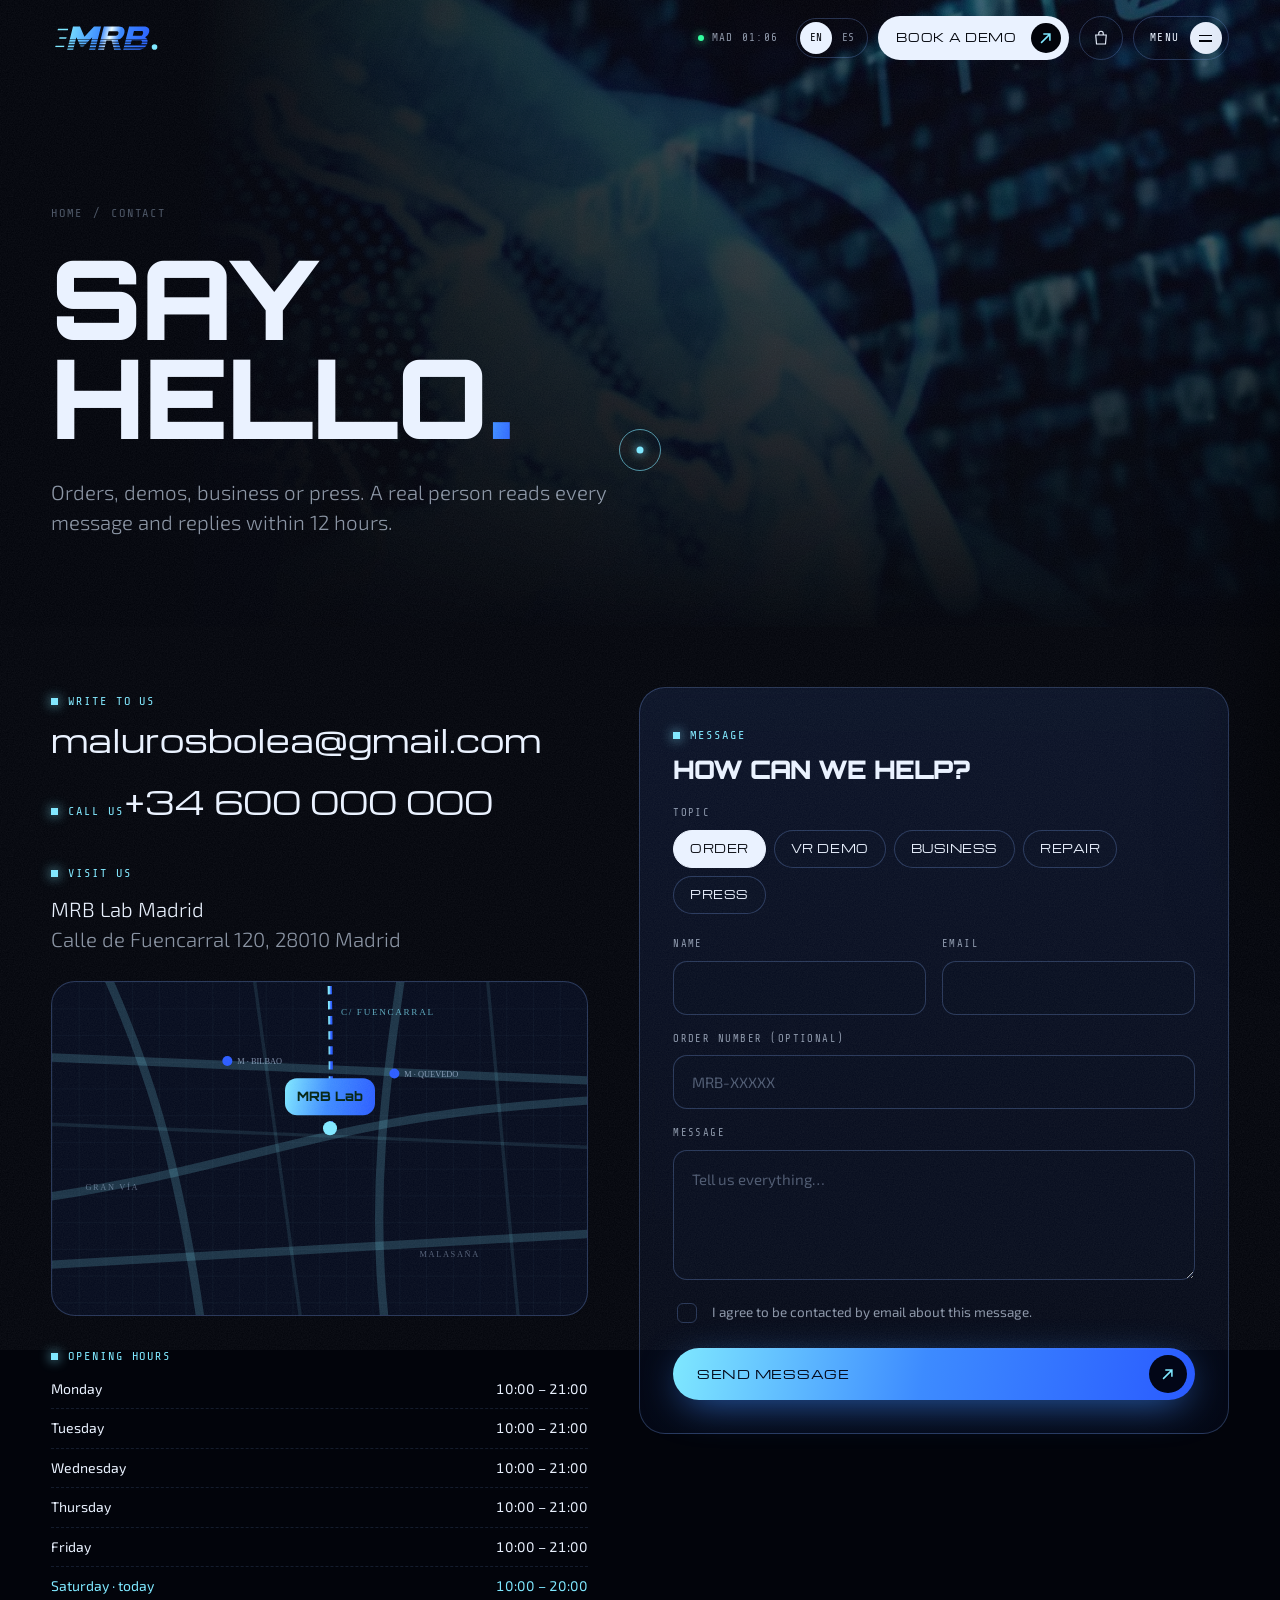
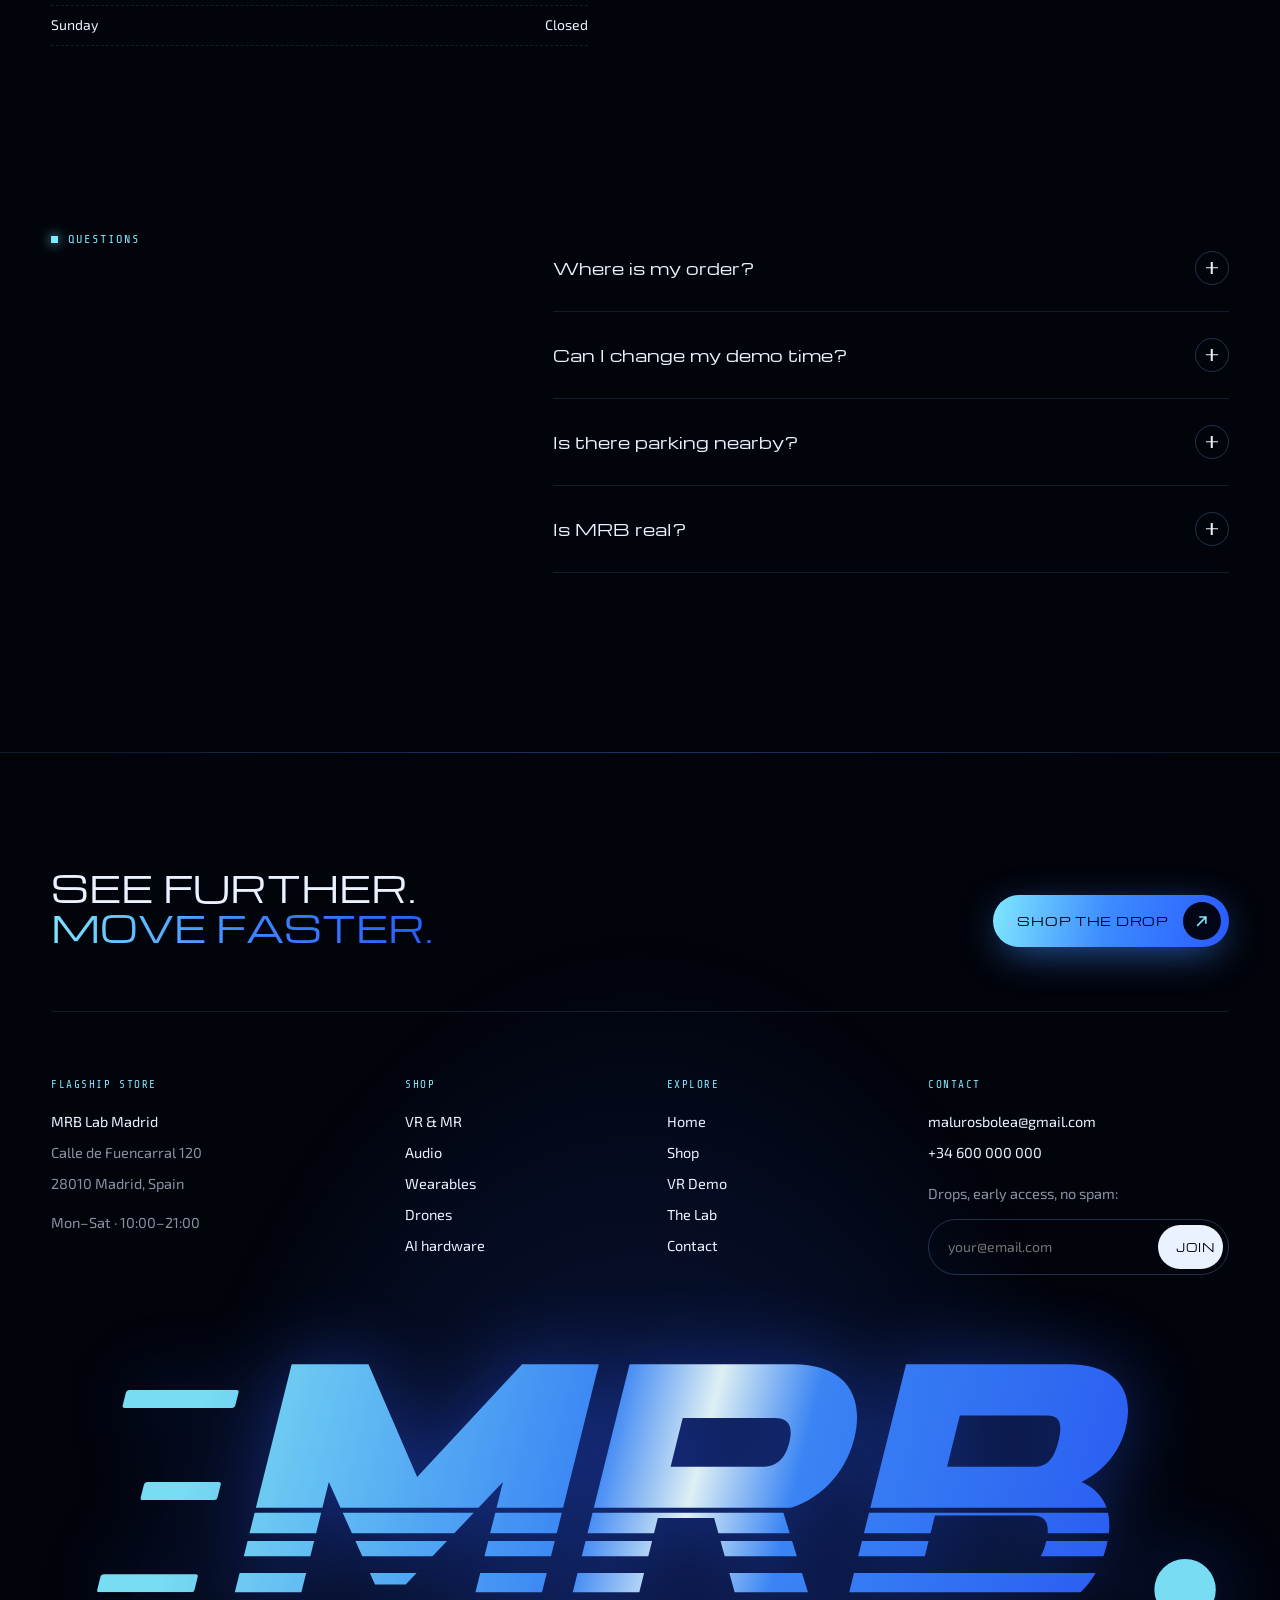
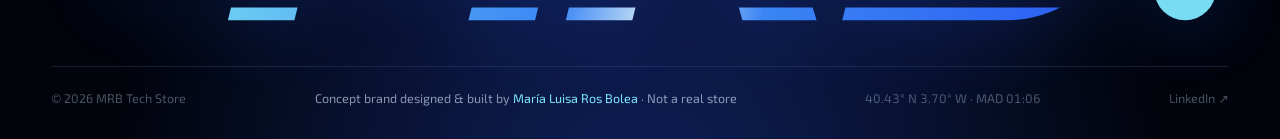
<file: contact.html>
<!doctype html>
<html lang="en">
<head>
<meta charset="utf-8">
<meta name="viewport" content="width=device-width, initial-scale=1, viewport-fit=cover">
<title>Contact — MRB Lab Madrid · Fuencarral 120</title>
<meta name="description" content="Talk to MRB: orders, VR demos, business fleets or press. Visit MRB Lab Madrid at Calle de Fuencarral 120, Monday to Saturday.">
<meta name="theme-color" content="#02040b">
<meta property="og:title" content="MRB — Say hello">
<meta property="og:image" content="og.jpg">
<link rel="icon" href="favicon.svg" type="image/svg+xml">
<link rel="apple-touch-icon" href="apple-touch-icon.png">
<style>
/* =========================================================
   MRB — Next-gen tech store · concept site by María Luisa Ros Bolea
   ========================================================= */

/* ---------- Fonts (self-hosted) ---------- */
@font-face{font-family:"Orbitron";src:url(orbitron-latin-600-normal.woff2) format("woff2");font-weight:600;font-display:swap}
@font-face{font-family:"Orbitron";src:url(orbitron-latin-700-normal.woff2) format("woff2");font-weight:700;font-display:swap}
@font-face{font-family:"Orbitron";src:url(orbitron-latin-800-normal.woff2) format("woff2");font-weight:800;font-display:swap}
@font-face{font-family:"Orbitron";src:url(orbitron-latin-900-normal.woff2) format("woff2");font-weight:900;font-display:swap}
@font-face{font-family:"Michroma";src:url(michroma-latin-400-normal.woff2) format("woff2");font-weight:400;font-display:swap}
@font-face{font-family:"Exo 2";src:url(exo-2-latin-300-normal.woff2) format("woff2");font-weight:300;font-display:swap}
@font-face{font-family:"Exo 2";src:url(exo-2-latin-400-normal.woff2) format("woff2");font-weight:400;font-display:swap}
@font-face{font-family:"Exo 2";src:url(exo-2-latin-500-normal.woff2) format("woff2");font-weight:500;font-display:swap}
@font-face{font-family:"Exo 2";src:url(exo-2-latin-600-normal.woff2) format("woff2");font-weight:600;font-display:swap}
@font-face{font-family:"Share Tech Mono";src:url(share-tech-mono-latin-400-normal.woff2) format("woff2");font-weight:400;font-display:swap}

/* ---------- Tokens ---------- */
:root{
  --bg:#02040b; --bg-2:#050a18; --bg-3:#0a1226;
  --ink:#eaf2ff; --dim:rgba(220,234,255,.62); --faint:rgba(200,222,255,.36);
  --line:rgba(130,175,255,.14); --line-2:rgba(130,175,255,.26);
  --blue:#2a5bff; --electric:#3d8bff; --cyan:#7fe8ff; --ice:#cdf5ff; --violet:#8f7bff;
  --grad:linear-gradient(100deg,#7fe8ff 0%,#3d8bff 48%,#2a5bff 100%);
  --grad-soft:linear-gradient(135deg,rgba(127,232,255,.16),rgba(42,91,255,.06));
  --glow:0 0 40px rgba(61,139,255,.45),0 0 120px rgba(42,91,255,.25);
  --f-display:"Orbitron",system-ui,sans-serif;
  --f-wide:"Michroma","Orbitron",system-ui,sans-serif;
  --f-body:"Exo 2",system-ui,sans-serif;
  --f-mono:"Share Tech Mono",ui-monospace,monospace;
  --pad:clamp(18px,4vw,64px);
  --maxw:1560px;
  --ease:cubic-bezier(.22,1,.36,1);
  --ease-in:cubic-bezier(.7,0,.84,0);
  --r:18px;
  --nav-h:76px;
}

/* ---------- Reset ---------- */
*,*::before,*::after{box-sizing:border-box}
html{background:var(--bg);color:var(--ink);-webkit-text-size-adjust:100%;scrollbar-color:var(--blue) var(--bg)}
body{margin:0;font-family:var(--f-body);font-weight:400;font-size:clamp(15px,1.05vw,17px);line-height:1.6;background:var(--bg);overflow-x:hidden;-webkit-font-smoothing:antialiased}
img,video,canvas,svg{display:block;max-width:100%}
a{color:inherit;text-decoration:none}
button,input,select,textarea{font:inherit;color:inherit}
button{cursor:pointer;background:none;border:0;padding:0}
ul,ol{list-style:none;margin:0;padding:0}
h1,h2,h3,h4,p{margin:0}
::selection{background:var(--blue);color:#fff}
:focus-visible{outline:2px solid var(--cyan);outline-offset:3px;border-radius:6px}
[hidden]{display:none!important}
.sr-only{position:absolute!important;width:1px;height:1px;overflow:hidden;clip:rect(0 0 0 0);white-space:nowrap}
.skip{position:fixed;left:12px;top:-60px;z-index:999;background:var(--blue);padding:10px 16px;border-radius:10px;transition:top .3s}
.skip:focus{top:12px}

/* lenis */
html.lenis,html.lenis body{height:auto}
.lenis.lenis-smooth{scroll-behavior:auto!important}
.lenis.lenis-stopped{overflow:hidden}

/* ---------- Texture: film grain + scanlines ---------- */
body::after{content:"";position:fixed;inset:-50%;z-index:90;pointer-events:none;opacity:.07;
  background-image:url("data:image/svg+xml,%3Csvg xmlns='http://www.w3.org/2000/svg' width='220' height='220'%3E%3Cfilter id='n'%3E%3CfeTurbulence type='fractalNoise' baseFrequency='.85' numOctaves='3' stitchTiles='stitch'/%3E%3CfeColorMatrix values='0 0 0 0 1  0 0 0 0 1  0 0 0 0 1  0 0 0 .9 0'/%3E%3C/filter%3E%3Crect width='100%25' height='100%25' filter='url(%23n)'/%3E%3C/svg%3E");
  animation:grain 1.2s steps(6) infinite}
@keyframes grain{0%{transform:translate(0,0)}20%{transform:translate(-3%,2%)}40%{transform:translate(2%,-3%)}60%{transform:translate(-2%,-1%)}80%{transform:translate(3%,3%)}100%{transform:translate(0,0)}}
.scan{position:absolute;inset:0;pointer-events:none;background:repeating-linear-gradient(0deg,rgba(127,232,255,.035) 0 1px,transparent 1px 3px);mix-blend-mode:screen}

/* ---------- Layout ---------- */
.wrap{width:100%;max-width:var(--maxw);margin:0 auto;padding:0 var(--pad)}
.section{position:relative;padding:clamp(90px,14vw,200px) 0}
.grid{display:grid;grid-template-columns:repeat(12,1fr);gap:clamp(16px,2vw,32px)}
.between{display:flex;justify-content:space-between;align-items:center;gap:20px;flex-wrap:wrap}
.row{display:flex;gap:12px;flex-wrap:wrap;align-items:center}
.stack>*+*{margin-top:var(--s,24px)}
.dim{color:var(--dim)} .faint{color:var(--faint)}
.acc{background:var(--grad);-webkit-background-clip:text;background-clip:text;color:transparent}
.tnum{font-variant-numeric:tabular-nums}
.measure{max-width:56ch}
@media(max-width:900px){.grid{grid-template-columns:1fr}.grid>*{grid-column:1/-1!important}}

/* ---------- Type ---------- */
.f-display{font-family:var(--f-display);font-weight:800;letter-spacing:-.01em;line-height:.92}
.t-mega{font-size:clamp(54px,11.2vw,210px)}
.t-display{font-size:clamp(46px,8vw,150px)}
.t-h1{font-size:clamp(40px,6.2vw,112px)}
.t-h2{font-size:clamp(34px,4.6vw,80px)}
.t-h3{font-size:clamp(22px,2.4vw,40px);letter-spacing:-.03em;line-height:1}
.t-h4{font-size:clamp(18px,1.5vw,26px);letter-spacing:-.025em;line-height:1.1}
.t-lead{font-size:clamp(18px,1.6vw,26px);line-height:1.45;font-weight:300}
.t-nano,.label{font-family:var(--f-mono);font-size:12px;letter-spacing:.16em;text-transform:uppercase;font-weight:500}
.t-micro{font-size:12.5px}
.label{display:inline-flex;align-items:center;gap:10px;color:var(--cyan)}
.label::before{content:"";width:7px;height:7px;background:var(--cyan);box-shadow:0 0 12px var(--cyan);animation:blink 1.6s steps(2) infinite}
@keyframes blink{50%{opacity:.15}}
.outline{-webkit-text-stroke:1.5px rgba(205,245,255,.7);color:transparent}

/* split words reveal */
.w{display:inline-block;overflow:hidden;vertical-align:top;padding:.04em .02em .12em;margin:-.04em -.02em -.12em}
.wi{display:inline-block;transform:translate3d(0,112%,0) rotate(4deg);transform-origin:0 100%;transition:transform 1.1s var(--ease);transition-delay:calc(var(--i,0) * 55ms + var(--d,0ms))}
.is-in .wi,.wi.is-in{transform:none}
html:not(.js) .wi{transform:none}
.ch{display:inline-block}

/* fade reveal */
[data-rv]{opacity:0;transform:translateY(34px);transition:opacity 1s var(--ease),transform 1.2s var(--ease);transition-delay:var(--rv-delay,0ms)}
[data-rv].is-in{opacity:1;transform:none}
html:not(.js) [data-rv]{opacity:1;transform:none}

/* scramble text */
[data-scramble]{display:inline-block}

/* ---------- Loader veil ---------- */
.veil{position:fixed;inset:0;z-index:200;background:var(--bg);display:grid;place-items:center;transition:clip-path 1.1s var(--ease),visibility 0s 1.2s;clip-path:inset(0 0 0 0)}
.veil__logo{width:min(320px,58vw);opacity:.95;animation:veilPulse 1.4s ease-in-out infinite}
@keyframes veilPulse{50%{opacity:.55;filter:drop-shadow(0 0 30px rgba(61,139,255,.7))}}
.veil__n{position:absolute;right:var(--pad);bottom:clamp(16px,4vw,48px);font-family:var(--f-display);font-weight:800;font-size:clamp(60px,12vw,190px);letter-spacing:-.01em;line-height:.8}
.veil__n::after{content:"%";font-size:.3em;vertical-align:top;color:var(--cyan);margin-left:.1em}
.veil__bar{position:absolute;left:0;bottom:0;height:3px;width:100%;transform-origin:0 50%;transform:scaleX(var(--p,0));background:var(--grad);box-shadow:var(--glow)}
.veil__meta{position:absolute;left:var(--pad);bottom:clamp(20px,4vw,52px);color:var(--dim)}
html.ld-done .veil{clip-path:inset(0 0 100% 0);visibility:hidden}
html:not(.js) .veil{display:none}

/* ---------- Cursor ---------- */
.cursor{position:fixed;left:0;top:0;z-index:300;pointer-events:none;display:none}
.cursor__dot{position:fixed;left:0;top:0;width:7px;height:7px;border-radius:50%;background:var(--cyan);box-shadow:0 0 10px var(--cyan)}
.cursor__ring{position:fixed;left:0;top:0;width:42px;height:42px;border-radius:50%;border:1px solid rgba(127,232,255,.6);transition:width .35s var(--ease),height .35s var(--ease),background .3s,border-color .3s}
.cursor__lab{position:fixed;left:0;top:0;font-family:var(--f-mono);font-size:10px;letter-spacing:.14em;text-transform:uppercase;color:#021;font-weight:500;opacity:0;transition:opacity .2s;white-space:nowrap}
.cursor.has-lab .cursor__ring{width:86px;height:86px;background:var(--grad);border-color:transparent;box-shadow:var(--glow)}
.cursor.has-lab .cursor__dot{opacity:0}
.cursor.has-lab .cursor__lab{opacity:1}
.cursor.is-hover .cursor__ring{width:64px;height:64px}
@media(hover:hover) and (pointer:fine){.cursor{display:block}}

/* ---------- Nav ---------- */
.nav{position:fixed;inset:0 0 auto 0;z-index:120;height:var(--nav-h);display:flex;align-items:center;transition:transform .6s var(--ease),background .4s,backdrop-filter .4s}
.nav.is-scrolled{background:rgba(2,4,11,.55);backdrop-filter:blur(14px) saturate(140%);-webkit-backdrop-filter:blur(14px) saturate(140%);border-bottom:1px solid var(--line)}
.nav.is-hidden{transform:translateY(-110%)}
.nav__in{display:flex;align-items:center;justify-content:space-between;gap:18px}
.logo{display:block;width:clamp(96px,8vw,124px);transition:filter .3s}
.logo:hover{filter:drop-shadow(0 0 16px rgba(61,139,255,.8))}
.nav__end{display:flex;align-items:center;gap:10px}
.nav__time{display:flex;align-items:center;gap:8px;font-family:var(--f-mono);font-size:11px;letter-spacing:.12em;color:var(--dim);margin-right:8px}
.nav__dot{width:6px;height:6px;border-radius:50%;background:#33ff9f;box-shadow:0 0 10px #33ff9f;animation:blink 2s infinite}
.lang{display:flex;border:1px solid var(--line-2);border-radius:99px;padding:3px;font-family:var(--f-mono);font-size:11px;letter-spacing:.1em}
.lang button{padding:7px 10px;border-radius:99px;color:var(--dim);transition:.3s}
.lang button[aria-pressed="true"]{background:var(--ink);color:var(--bg)}
.icon-btn{position:relative;width:44px;height:44px;border-radius:50%;border:1px solid var(--line-2);display:grid;place-items:center;transition:background .3s,border-color .3s}
.icon-btn:hover{background:rgba(61,139,255,.15);border-color:var(--electric)}
.icon-btn svg{width:18px;height:18px}
.cart-count{position:absolute;top:-4px;right:-4px;min-width:20px;height:20px;padding:0 5px;border-radius:99px;background:var(--grad);color:#021;font-family:var(--f-mono);font-size:10.5px;font-weight:500;display:grid;place-items:center;transform:scale(0);transition:transform .4s var(--ease)}
.cart-count.has{transform:scale(1)}
.cart-count.bump{animation:bump .5s var(--ease)}
@keyframes bump{40%{transform:scale(1.5)}}
.menu-btn{display:flex;align-items:center;gap:10px;height:44px;padding:0 6px 0 16px;border-radius:99px;border:1px solid var(--line-2);font-family:var(--f-mono);font-size:11px;letter-spacing:.14em;text-transform:uppercase}
.menu-btn__i{width:32px;height:32px;border-radius:50%;background:var(--ink);display:grid;place-content:center;gap:4px}
.menu-btn__i i{display:block;width:13px;height:1.5px;background:var(--bg);transition:transform .4s var(--ease)}
.menu-open .menu-btn__i i:first-child{transform:translateY(2.75px) rotate(45deg)}
.menu-open .menu-btn__i i:last-child{transform:translateY(-2.75px) rotate(-45deg)}
@media(max-width:1000px){.nav__time,.nav .btn--nav{display:none}}
@media(max-width:560px){.menu-btn__t{display:none}.menu-btn{padding:0 5px}.lang button{padding:7px 8px}}

/* ---------- Buttons ---------- */
.btn{--h:52px;position:relative;display:inline-flex;align-items:center;gap:14px;height:var(--h);padding:0 8px 0 24px;border-radius:99px;font-weight:500;font-size:14.5px;white-space:nowrap;overflow:hidden;isolation:isolate;transition:transform .5s var(--ease),box-shadow .4s,background .3s,border-color .3s}
.btn--sm{--h:44px;padding-left:18px;font-size:13.5px}
.btn__ico{width:calc(var(--h) - 14px);height:calc(var(--h) - 14px);border-radius:50%;display:grid;place-items:center;transition:transform .5s var(--ease)}
.btn__ico svg{width:11px;height:11px}
.btn:hover .btn__ico{transform:rotate(45deg)}
.btn--primary{background:var(--grad);color:#020617;box-shadow:0 10px 40px -10px rgba(61,139,255,.8)}
.btn--primary .btn__ico{background:#020617;color:var(--cyan)}
.btn--primary::after{content:"";position:absolute;inset:0;z-index:-1;background:linear-gradient(110deg,transparent 30%,rgba(255,255,255,.65) 50%,transparent 70%);transform:translateX(-120%);transition:transform .9s var(--ease)}
.btn--primary:hover::after{transform:translateX(120%)}
.btn--primary:hover{box-shadow:0 14px 60px -8px rgba(61,139,255,1)}
.btn--ghost{border:1px solid var(--line-2);background:rgba(10,18,38,.4);backdrop-filter:blur(8px)}
.btn--ghost .btn__ico{background:var(--ink);color:var(--bg)}
.btn--ghost:hover{border-color:var(--cyan);background:rgba(61,139,255,.12)}
.btn--light{background:var(--ink);color:var(--bg)}
.btn--light .btn__ico{background:var(--bg);color:var(--cyan)}
.btn--block{width:100%;justify-content:space-between}
.btn[disabled]{opacity:.4;pointer-events:none}
.roll{position:relative;display:block;overflow:hidden;height:1.4em;line-height:1.4em}
.roll>span{display:block;transition:transform .55s var(--ease)}
.btn:hover .roll>span,.link:hover .roll>span{transform:translateY(-100%)}
.link{position:relative;display:inline-flex;align-items:center;gap:8px;transition:color .3s}
.link:hover{color:var(--cyan)}
.link--under::after{content:"";position:absolute;left:0;bottom:-4px;height:1px;width:100%;background:currentColor;transform-origin:right;transform:scaleX(1);transition:transform .6s var(--ease)}
.link--under:hover::after{animation:under .8s var(--ease)}
@keyframes under{0%{transform:scaleX(1);transform-origin:right}49%{transform:scaleX(0);transform-origin:right}50%{transform-origin:left}100%{transform:scaleX(1);transform-origin:left}}
.arrow{width:10px;height:10px}
.chip{display:inline-flex;align-items:center;gap:8px;height:38px;padding:0 16px;border-radius:99px;border:1px solid var(--line-2);font-size:13px;transition:.3s;background:rgba(10,18,38,.35)}
.chip:hover{border-color:var(--electric)}
.chip[aria-pressed="true"],.chip.is-on{background:var(--ink);color:var(--bg);border-color:var(--ink)}

/* ---------- Menu overlay ---------- */
.menu{position:fixed;inset:0;z-index:110;visibility:hidden;pointer-events:none}
.menu__bg{position:absolute;inset:0;background:var(--bg);clip-path:circle(0% at calc(100% - 60px) 38px);transition:clip-path 1s var(--ease)}
.menu-open .menu{visibility:visible;pointer-events:auto}
.menu-open .menu__bg{clip-path:circle(150% at calc(100% - 60px) 38px)}
.menu__blob{position:absolute;width:70vmax;height:70vmax;right:-20vmax;bottom:-30vmax;border-radius:50%;background:radial-gradient(circle,rgba(42,91,255,.55),rgba(127,232,255,.12) 45%,transparent 70%);filter:blur(40px);animation:drift 14s ease-in-out infinite alternate}
@keyframes drift{to{transform:translate(-12vmax,-10vmax) scale(1.15)}}
.menu__in{position:relative;height:100%;display:flex;flex-direction:column;justify-content:space-between;padding-top:calc(var(--nav-h) + 4vh);padding-bottom:28px}
.menu__grid{display:grid;grid-template-columns:2fr 1fr;gap:40px;align-items:end}
.menu__links a{display:flex;align-items:flex-start;gap:14px;font-family:var(--f-display);font-weight:800;letter-spacing:-.01em;line-height:1;font-size:clamp(40px,7.4vw,120px);padding:.04em 0;color:var(--ink)}
.menu__links a sup{font-family:var(--f-mono);font-size:12px;letter-spacing:.1em;color:var(--cyan);margin-top:.8em;font-weight:400}
.menu__links .ml{display:inline-block;overflow:hidden}
.menu__links .ml>span{display:inline-block;transform:translateY(105%);transition:transform .9s var(--ease),color .3s}
.menu-open .menu__links .ml>span{transform:none}
.menu__links li:nth-child(1) .ml>span{transition-delay:.15s}.menu__links li:nth-child(2) .ml>span{transition-delay:.2s}.menu__links li:nth-child(3) .ml>span{transition-delay:.25s}.menu__links li:nth-child(4) .ml>span{transition-delay:.3s}.menu__links li:nth-child(5) .ml>span{transition-delay:.35s}
.menu__links a:hover .ml>span,.menu__links a[aria-current] .ml>span{background:var(--grad);-webkit-background-clip:text;background-clip:text;color:transparent}
.menu__side{display:grid;gap:24px;opacity:0;transform:translateY(20px);transition:.8s var(--ease) .35s}
.menu-open .menu__side{opacity:1;transform:none}
.menu__side ul{display:grid;gap:8px}
.menu__foot{display:flex;justify-content:space-between;align-items:center;flex-wrap:wrap;gap:16px;border-top:1px solid var(--line);padding-top:20px;opacity:0;transition:opacity .6s .4s}
.menu-open .menu__foot{opacity:1}
@media(max-width:800px){.menu__grid{grid-template-columns:1fr}.menu__side{display:none}}

/* ---------- Starfield / bg canvas ---------- */
.sf{position:fixed;inset:0;z-index:-1;width:100%;height:100%;pointer-events:none;opacity:.9}

/* ---------- HERO ---------- */
.hero{position:relative;min-height:100svh;display:flex;align-items:flex-end;padding:calc(var(--nav-h) + 20px) 0 clamp(26px,4vw,48px);overflow:hidden;isolation:isolate}
.hero__3d{position:absolute;inset:0;z-index:-1}
.hero__3d canvas{width:100%!important;height:100%!important}
.hero__fallback{position:absolute;right:4vw;top:50%;width:min(46vw,620px);transform:translateY(-50%);border-radius:30px;opacity:0;transition:opacity 1s;-webkit-mask:radial-gradient(closest-side,#000 60%,transparent);mask:radial-gradient(closest-side,#000 60%,transparent)}
.no-webgl .hero__fallback{opacity:.9}
.hero__orb{position:absolute;width:80vmax;height:80vmax;right:-25vmax;top:-20vmax;z-index:-2;border-radius:50%;background:radial-gradient(circle,rgba(42,91,255,.42),rgba(127,232,255,.08) 40%,transparent 66%);filter:blur(10px);pointer-events:none}
.hero__grid{position:absolute;inset:auto 0 0 0;height:46vh;z-index:-2;background:linear-gradient(transparent,var(--bg)),repeating-linear-gradient(90deg,rgba(127,232,255,.09) 0 1px,transparent 1px 80px),repeating-linear-gradient(0deg,rgba(127,232,255,.09) 0 1px,transparent 1px 80px);transform:perspective(500px) rotateX(62deg);transform-origin:50% 100%;-webkit-mask:linear-gradient(transparent,#000 70%);mask:linear-gradient(transparent,#000 70%);animation:gridMove 3s linear infinite}
@keyframes gridMove{to{background-position:0 0,0 0,0 80px}}
.hero__title{font-family:var(--f-display);font-weight:900;letter-spacing:-.01em;line-height:.86;font-size:clamp(58px,12.4vw,236px);filter:drop-shadow(0 0 50px rgba(42,91,255,.35))}
.hero__title .dot{color:var(--cyan)}
.hero__claim{margin-top:clamp(14px,2vw,28px);font-family:var(--f-display);font-weight:700;letter-spacing:-.01em;line-height:1;font-size:clamp(22px,3vw,52px)}
.hero__claim .o{-webkit-text-stroke:1.2px var(--cyan);color:transparent}
.hero__cta{margin-top:clamp(22px,3vw,40px)}
.hero__foot{margin-top:clamp(30px,6vh,70px);display:flex;justify-content:space-between;align-items:center;color:var(--dim);gap:20px;flex-wrap:wrap}
.scroll-cue{display:inline-flex;align-items:center;gap:12px}
.scroll-cue i{position:relative;width:1px;height:44px;background:var(--line-2);overflow:hidden}
.scroll-cue i::after{content:"";position:absolute;left:0;top:-50%;width:100%;height:50%;background:var(--cyan);animation:cue 1.8s var(--ease) infinite}
@keyframes cue{to{top:100%}}
.hero__tag{position:absolute;right:var(--pad);bottom:clamp(90px,14vh,150px);width:min(310px,80vw);padding:16px;border-radius:20px;background:rgba(8,14,32,.55);border:1px solid var(--line-2);backdrop-filter:blur(16px);-webkit-backdrop-filter:blur(16px);display:grid;grid-template-columns:72px 1fr;gap:14px;align-items:center;box-shadow:0 30px 80px -20px rgba(0,0,0,.6)}
.hero__tag img{width:72px;height:72px;object-fit:cover;border-radius:12px}
.hero__tag b{display:block;font-family:var(--f-display);font-weight:700;letter-spacing:-.01em;font-size:15px}
.hero__tag .live{display:inline-flex;align-items:center;gap:6px;color:var(--cyan)}
.hero__tag .live::before{content:"";width:6px;height:6px;border-radius:50%;background:var(--cyan);animation:blink 1.2s infinite}
.hero__hud{position:absolute;left:var(--pad);top:calc(var(--nav-h) + 6vh);display:grid;gap:6px;color:var(--faint)}
@media(max-width:820px){.hero__tag{top:auto;bottom:auto;position:relative;right:auto;margin-bottom:28px}.hero__hud{display:none}}

/* ---------- Statement (scrub) ---------- */
.statement__text{font-family:var(--f-display);font-weight:700;letter-spacing:-.01em;line-height:1.02;font-size:clamp(32px,5vw,88px)}
.statement__text .sw{display:inline-block;opacity:.14;transition:opacity .2s}
.rot{position:relative;display:inline-grid;vertical-align:bottom;overflow:hidden;height:1.06em}
.rot__i{grid-area:1/1;white-space:nowrap;transform:translateY(105%);transition:transform .8s var(--ease)}
.rot__i.is-on{transform:none}
.rot__i.is-out{transform:translateY(-105%)}
.statement__sub{display:flex;flex-wrap:wrap;gap:10px 28px;color:var(--dim)}
.statement__sub span{display:inline-flex;align-items:center;gap:10px}
.statement__sub span::before{content:"";width:16px;height:1px;background:var(--cyan)}
.floaters{position:absolute;inset:0;pointer-events:none;z-index:-1}
.floater{position:absolute;width:clamp(80px,9vw,150px);aspect-ratio:4/5;border-radius:16px;overflow:hidden;box-shadow:0 30px 60px -20px rgba(0,0,0,.8),0 0 0 1px var(--line-2);opacity:.85}
.floater img{width:100%;height:100%;object-fit:cover}

/* ---------- Depth (pinned image) ---------- */
.depth{position:relative;height:280vh}
.depth__stage{position:sticky;top:0;height:100vh;overflow:hidden;display:grid;place-items:center}
.depth__media{position:absolute;inset:0;will-change:clip-path}
.depth__media img{width:100%;height:100%;object-fit:cover;will-change:transform;object-position:50% var(--fy,50%)}
.depth__media::after{content:"";position:absolute;inset:0;background:radial-gradient(ellipse at center,transparent 30%,rgba(2,4,11,.75) 100%),linear-gradient(180deg,rgba(2,4,11,.2),rgba(2,4,11,.55))}
.depth__strips{position:absolute;inset:0;display:grid;grid-template-columns:repeat(10,1fr);z-index:2;pointer-events:none}
.depth__strips i{background:var(--bg);transform-origin:50% 0;transform:scaleY(var(--s,0))}
.depth__title{position:relative;z-index:3;text-align:center;font-family:var(--f-display);font-weight:900;letter-spacing:-.01em;line-height:.88;font-size:clamp(58px,13vw,240px);filter:drop-shadow(0 10px 40px rgba(0,0,0,.6))}
.depth__meta{position:absolute;z-index:3;left:var(--pad);right:var(--pad);top:calc(var(--nav-h) + 20px);display:flex;justify-content:space-between;color:var(--dim)}
.depth__cap{position:absolute;z-index:3;left:var(--pad);right:var(--pad);bottom:28px;display:flex;justify-content:space-between;color:var(--dim)}
.depth__hud{position:absolute;inset:12%;z-index:3;pointer-events:none;border:1px solid rgba(127,232,255,.0)}
.depth__hud span{position:absolute;width:26px;height:26px;border-color:var(--cyan);border-style:solid;opacity:.8}
.depth__hud span:nth-child(1){left:0;top:0;border-width:1px 0 0 1px}.depth__hud span:nth-child(2){right:0;top:0;border-width:1px 1px 0 0}.depth__hud span:nth-child(3){left:0;bottom:0;border-width:0 0 1px 1px}.depth__hud span:nth-child(4){right:0;bottom:0;border-width:0 1px 1px 0}

/* ---------- Worlds (categories, sticky list) ---------- */
.fv__grid{display:grid;grid-template-columns:1.05fr 1fr;gap:clamp(30px,5vw,90px);align-items:start}
.fv__head{position:sticky;top:calc(var(--nav-h) + 30px)}
.fv__list{border-top:1px solid var(--line)}
.srow{position:relative;display:grid;grid-template-columns:54px 1fr auto;gap:8px 20px;align-items:center;padding:26px 0;border-bottom:1px solid var(--line);transition:padding .5s var(--ease)}
.srow::before{content:"";position:absolute;inset:0 -20px;z-index:-1;border-radius:16px;background:var(--grad-soft);opacity:0;transition:opacity .4s}
.srow:hover,.srow.is-on{padding-left:14px}
.srow:hover::before,.srow.is-on::before{opacity:1}
.srow__n{color:var(--cyan)}
.srow__t{font-family:var(--f-display);font-weight:700;letter-spacing:-.01em;font-size:clamp(22px,2.3vw,38px);line-height:1}
.srow__d{grid-column:2/3;color:var(--dim);font-size:14.5px;max-width:48ch}
.srow__go{grid-row:1/3;grid-column:3;width:46px;height:46px;border-radius:50%;border:1px solid var(--line-2);display:grid;place-items:center;transition:.4s var(--ease)}
.srow:hover .srow__go{background:var(--ink);color:var(--bg);transform:rotate(45deg)}
.fv__show{position:relative;aspect-ratio:4/5;border-radius:28px;overflow:hidden;margin-top:28px;box-shadow:0 40px 100px -30px rgba(42,91,255,.5),0 0 0 1px var(--line-2)}
.fv__show img{position:absolute;inset:0;width:100%;height:100%;object-fit:cover;opacity:0;transform:scale(1.12);transition:opacity .7s var(--ease),transform 1.4s var(--ease)}
.fv__show img.is-on{opacity:1;transform:scale(1)}
.fv__show .fv__n{position:absolute;left:22px;bottom:14px;z-index:2;font-family:var(--f-display);font-weight:900;font-size:clamp(70px,9vw,150px);letter-spacing:-.01em;line-height:.8;color:transparent;-webkit-text-stroke:1.5px rgba(205,245,255,.85)}
@media(max-width:900px){.fv__grid{grid-template-columns:1fr}.fv__head{position:relative;top:0}.fv__show{display:none}}

/* ---------- Marquee ---------- */
.mq{overflow:hidden;padding:clamp(20px,3vw,40px) 0;border-block:1px solid var(--line);cursor:grab;user-select:none;background:linear-gradient(90deg,var(--bg),transparent 12%,transparent 88%,var(--bg))}
.mq:active{cursor:grabbing}
.mq__track{display:flex;align-items:center;gap:clamp(24px,3vw,56px);width:max-content;will-change:transform}
.mq__track span{font-family:var(--f-display);font-weight:800;letter-spacing:-.01em;font-size:clamp(44px,7.5vw,130px);line-height:1;white-space:nowrap}
.mq__track span:nth-child(4n+3){-webkit-text-stroke:1.5px var(--cyan);color:transparent}
.mq__dot{width:clamp(18px,2.4vw,40px);aspect-ratio:1;border-radius:50%;background:var(--grad);box-shadow:var(--glow);flex:none}

/* ---------- Product cards ---------- */
.pcard{position:relative;display:flex;flex-direction:column;border-radius:26px;overflow:hidden;background:linear-gradient(180deg,rgba(14,24,52,.7),rgba(6,10,24,.9));border:1px solid var(--line);transition:border-color .4s,transform .6s var(--ease),box-shadow .5s;transform-style:preserve-3d}
.pcard:hover{border-color:rgba(127,232,255,.45);box-shadow:0 30px 90px -30px rgba(42,91,255,.7)}
.pcard__media{position:relative;aspect-ratio:4/5;overflow:hidden;background:var(--bg-3)}
.pcard__media img{position:absolute;inset:0;width:100%;height:100%;object-fit:cover;transition:opacity .7s var(--ease),transform 1.2s var(--ease)}
.pcard__media img+img{opacity:0;transform:scale(1.08)}
.pcard:hover .pcard__media img:first-child{transform:scale(1.06)}
.pcard:hover .pcard__media img+img{opacity:1;transform:scale(1)}
.pcard__media::after{content:"";position:absolute;inset:0;background:linear-gradient(180deg,transparent 55%,rgba(2,4,11,.85));pointer-events:none}
.pcard__shine{position:absolute;inset:0;z-index:2;pointer-events:none;background:radial-gradient(400px circle at var(--mx,50%) var(--my,50%),rgba(127,232,255,.22),transparent 45%);opacity:0;transition:opacity .3s}
.pcard:hover .pcard__shine{opacity:1}
.pcard__badge{position:absolute;left:16px;top:16px;z-index:3;padding:6px 10px;border-radius:99px;background:rgba(2,4,11,.6);backdrop-filter:blur(8px);border:1px solid var(--line-2);color:var(--cyan)}
.pcard__no{position:absolute;right:18px;top:16px;z-index:3;color:var(--dim)}
.pcard__body{position:relative;padding:20px 20px 22px;display:grid;gap:10px;flex:1}
.pcard__cat{color:var(--cyan)}
.pcard__name{font-family:var(--f-display);font-weight:800;letter-spacing:-.01em;font-size:clamp(22px,1.9vw,30px);line-height:1}
.pcard__desc{color:var(--dim);font-size:14px}
.pcard__foot{display:flex;justify-content:space-between;align-items:center;margin-top:auto;padding-top:8px;gap:10px}
.price{font-family:var(--f-display);font-weight:700;letter-spacing:-.01em;font-size:22px}
.price small{display:block;font-family:var(--f-mono);font-size:10px;letter-spacing:.1em;color:var(--faint);font-weight:400;margin-top:4px}
.add{display:inline-flex;align-items:center;gap:10px;height:46px;padding:0 6px 0 18px;border-radius:99px;background:var(--ink);color:var(--bg);font-weight:500;font-size:13.5px;transition:.3s}
.add i{width:34px;height:34px;border-radius:50%;background:var(--bg);color:var(--cyan);display:grid;place-items:center;font-style:normal;font-size:18px;transition:transform .4s var(--ease)}
.add:hover{background:var(--cyan)}
.add:hover i{transform:rotate(90deg)}
.add.is-added{background:#33ff9f}

/* horizontal drop rail */
.drop{position:relative}
.drop__pin{height:100vh;display:flex;flex-direction:column;justify-content:center;overflow:hidden;padding-top:var(--nav-h)}
.drop__head{display:flex;justify-content:space-between;align-items:flex-end;gap:20px;flex-wrap:wrap;margin-bottom:clamp(20px,3vw,40px)}
.drop__track{display:flex;gap:clamp(16px,2vw,28px);padding:0 var(--pad);width:max-content;will-change:transform}
.drop__track .pcard{width:clamp(270px,25vw,380px);flex:none}
.drop__progress{margin:clamp(20px,3vw,36px) var(--pad) 0;height:2px;background:var(--line);position:relative;overflow:hidden}
.drop__progress i{position:absolute;inset:0;background:var(--grad);transform-origin:0;transform:scaleX(var(--p,0))}
.drop__end{flex:none;width:clamp(260px,24vw,360px);display:grid;place-content:center;gap:20px;text-align:left;padding:30px}
@media(max-width:820px){.drop__pin{height:auto;padding:90px 0}.drop__track{overflow-x:auto;width:auto;scroll-snap-type:x mandatory;padding-bottom:12px}.drop__track .pcard{scroll-snap-align:start;width:78vw}.drop__progress{display:none}}

/* ---------- Tunnel gallery ---------- */
.tunnel{position:relative;height:420vh}
.tunnel__stage{position:sticky;top:0;height:100vh;overflow:hidden;perspective:900px;perspective-origin:50% 50%}
.tunnel__fog{position:absolute;inset:0;z-index:5;pointer-events:none;background:radial-gradient(ellipse at center,transparent 22%,rgba(2,4,11,.9) 75%)}
.tunnel__space{position:absolute;left:50%;top:50%;transform-style:preserve-3d}
.tcard{position:absolute;left:0;top:0;width:clamp(150px,17vw,280px);margin:-130px 0 0 -110px;border-radius:14px;overflow:hidden;transform-style:preserve-3d;will-change:transform,opacity;box-shadow:0 0 0 1px rgba(127,232,255,.25),0 30px 60px -10px rgba(0,0,0,.7)}
.tcard img{width:100%;aspect-ratio:4/5;object-fit:cover}
.tcard figcaption{position:absolute;left:10px;bottom:8px;color:#fff;text-shadow:0 1px 6px #000}
.tunnel__title{position:absolute;inset:0;z-index:6;display:grid;place-items:center;text-align:center;pointer-events:none;font-family:var(--f-display);font-weight:900;letter-spacing:-.01em;line-height:.88;font-size:clamp(52px,10vw,190px)}
.tunnel__meta{position:absolute;z-index:7;left:0;right:0;color:var(--dim)}
.tunnel__meta--top{top:calc(var(--nav-h) + 16px)}.tunnel__meta--bot{bottom:24px}

/* ---------- Figures ---------- */
.kfs{display:grid;grid-template-columns:repeat(4,1fr);border-top:1px solid var(--line);border-left:1px solid var(--line)}
.kf{position:relative;padding:clamp(20px,2.4vw,36px);border-right:1px solid var(--line);border-bottom:1px solid var(--line);min-height:clamp(200px,20vw,300px);display:flex;flex-direction:column;justify-content:space-between;overflow:hidden;transition:background .5s}
.kf:hover{background:var(--grad-soft)}
.kf__n{color:var(--faint)}
.kf__v{font-family:var(--f-display);font-weight:800;letter-spacing:-.01em;font-size:clamp(46px,5.4vw,96px);line-height:1}
.kf__u{font-size:.42em;color:var(--cyan);margin-left:.08em;letter-spacing:-.02em}
.kf__t{color:var(--dim);font-size:14px;max-width:26ch}
.kf__bar{position:absolute;left:0;bottom:0;height:2px;width:100%;background:var(--grad);transform:scaleX(0);transform-origin:0;transition:transform 1.4s var(--ease) .2s}
.kf.is-in .kf__bar{transform:scaleX(1)}
.kf--note{background:linear-gradient(140deg,rgba(42,91,255,.35),rgba(127,232,255,.05))}
.kf--note .kf__q{font-family:var(--f-display);font-weight:700;letter-spacing:-.01em;font-size:clamp(20px,1.8vw,30px);line-height:1.05}
@media(max-width:1000px){.kfs{grid-template-columns:repeat(2,1fr)}}

/* ---------- Warp / process ---------- */
.warp{position:relative;height:300vh}
.warp__stage{position:sticky;top:0;height:100vh;overflow:hidden;display:flex;align-items:center}
.warp__lines{position:absolute;inset:0;z-index:-1;width:100%;height:100%}
.steps{margin-top:clamp(30px,4vw,60px);display:grid;grid-template-columns:repeat(4,1fr);gap:clamp(12px,1.6vw,24px)}
.step{position:relative;padding:22px;border-radius:20px;border:1px solid var(--line);background:rgba(6,12,28,.6);backdrop-filter:blur(10px);transition:opacity .6s,transform .8s var(--ease),border-color .5s}
.gs .step{opacity:.25;transform:translateY(30px)}
.gs .step.is-on,.step.is-on{opacity:1;transform:none;border-color:rgba(127,232,255,.5)}
.gs .warp__final{visibility:visible}
.step__n{color:var(--cyan)}
.step h3{margin-top:30px}
.step p{margin-top:10px;color:var(--dim);font-size:14px}
.step__ico{position:absolute;right:18px;top:16px;width:34px;height:34px;color:var(--cyan)}
.warp__final{position:absolute;inset:0;display:grid;place-items:center;pointer-events:none;z-index:4;visibility:hidden}
.warp__words{display:flex;flex-direction:column;align-items:center;font-family:var(--f-display);font-weight:900;letter-spacing:-.01em;line-height:.9;font-size:clamp(50px,10vw,180px)}
.ww{display:block}
.warp__flash{position:absolute;inset:0;background:radial-gradient(circle,rgba(127,232,255,.9),rgba(42,91,255,.4) 40%,transparent 70%);opacity:0;pointer-events:none;z-index:3}
@media(max-width:900px){.steps{grid-template-columns:1fr 1fr}}
@media(max-width:520px){.steps{grid-template-columns:1fr}.step h3{margin-top:14px}}

/* ---------- Device / booking teaser ---------- */
.dev{position:relative;border-radius:26px;overflow:hidden;border:1px solid var(--line-2);background:linear-gradient(180deg,#0a1430,#040814);box-shadow:0 50px 120px -40px rgba(42,91,255,.7)}
.dev__bar{display:flex;align-items:center;gap:10px;padding:14px 18px;border-bottom:1px solid var(--line);color:var(--dim)}
.dev__dots{display:flex;gap:6px}.dev__dots i{width:10px;height:10px;border-radius:50%;background:var(--line-2)}
.dev__addr{margin:0 auto;padding:6px 14px;border-radius:99px;background:rgba(127,232,255,.06);font-family:var(--f-mono);font-size:11px}
.dev__body{display:grid;grid-template-columns:1fr 1fr;min-height:420px}
.dev__img{position:relative}
.dev__img img{position:absolute;inset:0;width:100%;height:100%;object-fit:cover}
.dev__ui{padding:24px;display:grid;gap:16px;align-content:start}
.mini-cal{display:grid;grid-template-columns:repeat(7,1fr);gap:6px;font-family:var(--f-mono);font-size:11px;text-align:center}
.mini-cal span{padding:8px 0;border-radius:8px;color:var(--dim)}
.mini-cal span.on{background:var(--grad);color:#021}
.mini-cal span.x{opacity:.25}
.slots{display:flex;flex-wrap:wrap;gap:8px}
.slots span{padding:8px 12px;border-radius:99px;border:1px solid var(--line-2);font-family:var(--f-mono);font-size:11px}
.slots span.on{background:var(--ink);color:var(--bg)}
@media(max-width:700px){.dev__body{grid-template-columns:1fr}.dev__img{height:220px}}

/* ---------- FAQ ---------- */
.faq details{border-bottom:1px solid var(--line)}
.faq summary{list-style:none;display:flex;justify-content:space-between;gap:20px;align-items:center;padding:26px 0;cursor:pointer;font-family:var(--f-display);font-weight:600;letter-spacing:-.01em;font-size:clamp(18px,1.6vw,26px);transition:color .3s}
.faq summary::-webkit-details-marker{display:none}
.faq summary:hover{color:var(--cyan)}
.pm{position:relative;width:34px;height:34px;border-radius:50%;border:1px solid var(--line-2);flex:none;transition:transform .5s var(--ease),background .3s}
.pm::before,.pm::after{content:"";position:absolute;left:50%;top:50%;width:12px;height:1.5px;background:currentColor;transform:translate(-50%,-50%)}
.pm::after{transform:translate(-50%,-50%) rotate(90deg);transition:transform .4s var(--ease)}
details[open] .pm{transform:rotate(180deg);background:var(--ink);color:var(--bg)}
details[open] .pm::after{transform:translate(-50%,-50%) rotate(0)}
.faq .a{padding:0 0 26px;color:var(--dim);max-width:64ch}
.sticky-col{position:sticky;top:calc(var(--nav-h) + 30px);align-self:start}

/* ---------- Closing ---------- */
.closing{position:relative;min-height:120vh;display:flex;align-items:center;overflow:hidden;isolation:isolate}
.closing canvas{position:absolute;inset:0;width:100%;height:100%;z-index:-1}
.closing__title{font-family:var(--f-display);font-weight:900;letter-spacing:-.01em;line-height:.86;font-size:clamp(60px,13vw,250px)}
.closing__grid{display:grid;grid-template-columns:1.4fr 1fr;gap:40px;align-items:end}
@media(max-width:900px){.closing__grid{grid-template-columns:1fr}}

/* ---------- Footer ---------- */
.foot{position:relative;padding:clamp(70px,9vw,130px) 0 30px;border-top:1px solid var(--line);overflow:hidden;background:radial-gradient(ellipse at 50% 120%,rgba(42,91,255,.35),transparent 60%)}
.foot__top{display:flex;justify-content:space-between;align-items:flex-end;gap:30px;flex-wrap:wrap;padding-bottom:clamp(40px,5vw,70px);border-bottom:1px solid var(--line)}
.foot__claim{font-family:var(--f-display);font-weight:800;letter-spacing:-.01em;line-height:1;font-size:clamp(28px,3.6vw,60px)}
.foot__cols{display:grid;grid-template-columns:1.4fr 1fr 1fr 1.3fr;gap:30px;padding:clamp(40px,5vw,70px) 0}
.foot__h{font-family:var(--f-mono);font-size:11px;letter-spacing:.14em;text-transform:uppercase;color:var(--cyan);font-weight:500;margin-bottom:16px}
.foot__cols ul{display:grid;gap:8px;font-size:14.5px}
.foot__big{display:block;width:100%;margin:10px 0 30px;opacity:.95}
.foot__big img{width:100%}
.foot__base{display:flex;justify-content:space-between;flex-wrap:wrap;gap:12px 24px;padding-top:22px;border-top:1px solid var(--line);color:var(--faint);font-size:12.5px}
.foot__base a:hover{color:var(--cyan)}
.foot__credit{color:var(--dim)}
.foot__credit a{color:var(--cyan)}
.newsletter{display:flex;gap:8px;margin-top:6px;border:1px solid var(--line-2);border-radius:99px;padding:5px;max-width:420px}
.newsletter input{flex:1;min-width:0;background:none;border:0;outline:0;padding:0 14px;font-size:14px}
@media(max-width:900px){.foot__cols{grid-template-columns:1fr 1fr}}
@media(max-width:520px){.foot__cols{grid-template-columns:1fr}}

/* ---------- Page heads (inner pages) ---------- */
.phead{position:relative;padding:calc(var(--nav-h) + clamp(60px,10vw,140px)) 0 clamp(50px,7vw,100px);overflow:hidden;isolation:isolate}
.phead__bg{position:absolute;inset:0;z-index:-1;opacity:.55}
.phead__bg img{width:100%;height:100%;object-fit:cover;-webkit-mask:linear-gradient(180deg,#000 10%,transparent 95%);mask:linear-gradient(180deg,#000 10%,transparent 95%)}
.phead__bg::after{content:"";position:absolute;inset:0;background:linear-gradient(90deg,var(--bg) 15%,rgba(2,4,11,.4) 60%,transparent)}
.phead__title{font-family:var(--f-display);font-weight:900;letter-spacing:-.01em;line-height:.88;font-size:clamp(52px,10.4vw,190px)}
.phead__sub{margin-top:clamp(18px,2.4vw,32px);max-width:52ch}
.crumbs{display:flex;gap:10px;color:var(--faint);margin-bottom:26px}
.crumbs a:hover{color:var(--cyan)}

/* ---------- Shop ---------- */
.toolbar{position:sticky;top:var(--nav-h);z-index:20;display:flex;justify-content:space-between;align-items:center;gap:16px;flex-wrap:wrap;padding:14px 0;background:linear-gradient(var(--bg) 70%,transparent)}
.filters{display:flex;gap:8px;flex-wrap:wrap}
.sort{display:flex;align-items:center;gap:10px;color:var(--dim)}
.select{height:38px;padding:0 34px 0 14px;border-radius:99px;border:1px solid var(--line-2);background:rgba(10,18,38,.6) url("data:image/svg+xml,%3Csvg xmlns='http://www.w3.org/2000/svg' viewBox='0 0 10 6'%3E%3Cpath d='M1 1l4 4 4-4' fill='none' stroke='%237fe8ff' stroke-width='1.4'/%3E%3C/svg%3E") no-repeat right 14px center/10px;appearance:none;font-size:13px;color:var(--ink)}
.select option{background:var(--bg-2)}
.pgrid{display:grid;grid-template-columns:repeat(3,1fr);gap:clamp(16px,2vw,28px)}
.pgrid .pcard{transition:opacity .5s,transform .6s var(--ease),border-color .4s,box-shadow .5s}
.pgrid .pcard.is-hidden{display:none}
@media(max-width:1000px){.pgrid{grid-template-columns:repeat(2,1fr)}}
@media(max-width:600px){.pgrid{grid-template-columns:1fr}}
.perks{display:grid;grid-template-columns:repeat(4,1fr);gap:1px;background:var(--line);border:1px solid var(--line);border-radius:22px;overflow:hidden}
.perk{background:var(--bg);padding:24px;display:grid;gap:10px}
.perk svg{width:28px;height:28px;color:var(--cyan)}
.perk b{font-family:var(--f-display);font-weight:700;letter-spacing:-.01em}
.perk p{color:var(--dim);font-size:13.5px}
@media(max-width:900px){.perks{grid-template-columns:1fr 1fr}}
.compare{width:100%;border-collapse:collapse;font-size:14px}
.compare th,.compare td{padding:16px 14px;border-bottom:1px solid var(--line);text-align:left}
.compare th{font-family:var(--f-mono);font-size:11px;letter-spacing:.12em;text-transform:uppercase;color:var(--cyan);font-weight:500}
.compare td:first-child{color:var(--dim)}
.compare tr:hover td{background:rgba(61,139,255,.06)}
.table-scroll{overflow-x:auto;border:1px solid var(--line);border-radius:20px;padding:6px 10px}

/* ---------- Drawer & modal ---------- */
.scrim{position:fixed;inset:0;z-index:150;background:rgba(1,3,10,.6);backdrop-filter:blur(6px);opacity:0;visibility:hidden;transition:opacity .5s,visibility 0s .5s}
.scrim.is-on{opacity:1;visibility:visible;transition:opacity .5s}
.drawer{position:fixed;top:10px;right:10px;bottom:10px;z-index:160;width:min(460px,calc(100vw - 20px));border-radius:26px;background:linear-gradient(180deg,#0a142e,#050a18);border:1px solid var(--line-2);display:flex;flex-direction:column;transform:translateX(110%);transition:transform .8s var(--ease);box-shadow:-40px 0 120px -20px rgba(0,0,0,.7)}
.drawer.is-on{transform:none}
.drawer__head{display:flex;justify-content:space-between;align-items:center;padding:22px 24px;border-bottom:1px solid var(--line)}
.drawer__head h2{font-family:var(--f-display);font-weight:800;letter-spacing:-.01em;font-size:28px}
.drawer__body{flex:1;overflow:auto;padding:12px 24px;overscroll-behavior:contain}
.drawer__foot{padding:20px 24px 24px;border-top:1px solid var(--line);display:grid;gap:12px}
.ship-bar{display:grid;gap:8px;font-size:13px;color:var(--dim)}
.ship-bar i{display:block;height:4px;border-radius:9px;background:var(--line);overflow:hidden;position:relative}
.ship-bar i::after{content:"";position:absolute;inset:0;background:var(--grad);transform-origin:0;transform:scaleX(var(--p,0));transition:transform .8s var(--ease)}
.citem{display:grid;grid-template-columns:76px 1fr auto;gap:14px;align-items:center;padding:14px 0;border-bottom:1px solid var(--line);animation:citem .6s var(--ease)}
@keyframes citem{from{opacity:0;transform:translateX(20px)}}
.citem img{width:76px;height:90px;object-fit:cover;border-radius:12px}
.citem b{font-family:var(--f-display);font-weight:700;letter-spacing:-.01em;font-size:15px;display:block}
.citem .meta{color:var(--faint);font-size:12px}
.qty{display:inline-flex;align-items:center;border:1px solid var(--line-2);border-radius:99px;margin-top:8px}
.qty button{width:30px;height:30px;display:grid;place-items:center;border-radius:50%}
.qty button:hover{color:var(--cyan)}
.qty span{min-width:22px;text-align:center;font-family:var(--f-mono);font-size:12px}
.citem__r{text-align:right;display:grid;gap:8px;justify-items:end}
.citem__rm{color:var(--faint);font-size:12px;text-decoration:underline}
.citem__rm:hover{color:#ff7a9a}
.sumrow{display:flex;justify-content:space-between;font-size:14px;color:var(--dim)}
.sumrow.total{color:var(--ink);font-family:var(--f-display);font-weight:800;font-size:22px;letter-spacing:-.01em}
.empty{text-align:center;padding:60px 10px;color:var(--dim);display:grid;gap:18px;justify-items:center}
.empty svg{width:60px;height:60px;color:var(--cyan);opacity:.7}
.modal{position:fixed;inset:0;z-index:170;display:grid;place-items:center;padding:16px;visibility:hidden;pointer-events:none}
.modal.is-on{visibility:visible;pointer-events:auto}
.modal__card{position:relative;width:min(1080px,100%);max-height:calc(100svh - 32px);overflow:auto;border-radius:28px;background:linear-gradient(180deg,#0b1531,#050a18);border:1px solid var(--line-2);opacity:0;transform:translateY(40px) scale(.97);transition:opacity .5s,transform .7s var(--ease);box-shadow:0 60px 160px -40px rgba(42,91,255,.6)}
.modal.is-on .modal__card{opacity:1;transform:none}
.modal__close{position:absolute;right:16px;top:16px;z-index:5;background:rgba(2,4,11,.6);backdrop-filter:blur(8px)}
.qv{display:grid;grid-template-columns:1fr 1fr}
.qv__media{position:relative;min-height:520px;background:var(--bg-3)}
.qv__media img{position:absolute;inset:0;width:100%;height:100%;object-fit:cover;transition:opacity .5s}
.qv__thumbs{position:absolute;left:16px;bottom:16px;display:flex;gap:8px;z-index:2}
.qv__thumbs button{width:56px;height:68px;border-radius:10px;overflow:hidden;border:1.5px solid transparent;opacity:.6;transition:.3s}
.qv__thumbs button.is-on{border-color:var(--cyan);opacity:1}
.qv__thumbs img{width:100%;height:100%;object-fit:cover}
.qv__body{padding:clamp(24px,3vw,44px);display:grid;gap:18px;align-content:start}
.specs{display:grid;grid-template-columns:1fr 1fr;gap:1px;background:var(--line);border-radius:16px;overflow:hidden;border:1px solid var(--line)}
.specs div{background:var(--bg-2);padding:12px 14px}
.specs dt{font-family:var(--f-mono);font-size:10px;letter-spacing:.12em;text-transform:uppercase;color:var(--faint)}
.specs dd{margin:4px 0 0;font-weight:500;font-size:14px}
.swatches{display:flex;gap:10px}
.swatches button{width:34px;height:34px;border-radius:50%;border:2px solid transparent;outline:1px solid var(--line-2);outline-offset:2px;transition:.3s}
.swatches button.is-on{outline-color:var(--cyan)}
@media(max-width:820px){.qv{grid-template-columns:1fr}.qv__media{min-height:380px}}

/* ---------- Forms ---------- */
.field{display:grid;gap:8px}
.field label,.field .lab{font-family:var(--f-mono);font-size:10.5px;letter-spacing:.14em;text-transform:uppercase;color:var(--dim)}
.input,.textarea{width:100%;height:54px;padding:0 18px;border-radius:14px;border:1px solid var(--line-2);background:rgba(8,14,32,.6);outline:0;transition:border-color .3s,box-shadow .3s;font-size:15px}
.textarea{height:auto;min-height:130px;padding:16px 18px;resize:vertical}
.input:focus,.textarea:focus{border-color:var(--cyan);box-shadow:0 0 0 4px rgba(127,232,255,.12)}
.input::placeholder,.textarea::placeholder{color:var(--faint)}
.input.is-err{border-color:#ff7a9a}
.fgrid{display:grid;grid-template-columns:1fr 1fr;gap:16px}
.fgrid .full{grid-column:1/-1}
@media(max-width:600px){.fgrid{grid-template-columns:1fr}}
.check{display:flex;gap:12px;align-items:flex-start;font-size:13.5px;color:var(--dim);cursor:pointer}
.check input{appearance:none;width:20px;height:20px;border-radius:6px;border:1px solid var(--line-2);flex:none;margin-top:1px;display:grid;place-items:center;transition:.3s}
.check input:checked{background:var(--grad);border-color:transparent}
.check input:checked::after{content:"";width:9px;height:5px;border:2px solid #021;border-width:0 0 2px 2px;transform:rotate(-45deg) translate(1px,-1px)}
.note{font-size:12.5px;color:var(--faint)}

/* ---------- Booking ---------- */
.book{display:grid;grid-template-columns:1.15fr .85fr;gap:clamp(20px,3vw,40px);align-items:start}
.panel{border-radius:26px;border:1px solid var(--line-2);background:linear-gradient(180deg,rgba(12,22,48,.75),rgba(5,10,24,.85));padding:clamp(20px,2.6vw,36px);backdrop-filter:blur(10px)}
.bstep{display:grid;gap:18px;padding-bottom:clamp(24px,3vw,36px);margin-bottom:clamp(24px,3vw,36px);border-bottom:1px solid var(--line)}
.bstep:last-child{border:0;margin:0;padding:0}
.bstep__h{display:flex;align-items:center;gap:14px}
.bstep__h b{width:34px;height:34px;border-radius:50%;display:grid;place-items:center;background:var(--grad);color:#021;font-family:var(--f-mono);font-size:12px}
.bstep__h h3{font-family:var(--f-display);font-weight:700;letter-spacing:-.01em;font-size:clamp(18px,1.5vw,24px)}
.exps{display:grid;grid-template-columns:repeat(3,1fr);gap:12px}
.exp{position:relative;text-align:left;padding:18px;border-radius:18px;border:1px solid var(--line-2);background:rgba(8,14,32,.5);display:grid;gap:6px;transition:.35s}
.exp:hover{border-color:var(--electric)}
.exp.is-on{border-color:var(--cyan);background:linear-gradient(140deg,rgba(42,91,255,.35),rgba(127,232,255,.06));box-shadow:0 20px 60px -20px rgba(42,91,255,.8)}
.exp b{font-family:var(--f-display);font-weight:700;letter-spacing:-.01em;font-size:17px}
.exp span{font-size:13px;color:var(--dim)}
.exp em{font-style:normal;font-family:var(--f-mono);font-size:11px;letter-spacing:.1em;color:var(--cyan)}
@media(max-width:700px){.exps{grid-template-columns:1fr}}
.cal__head{display:flex;justify-content:space-between;align-items:center}
.cal__head b{font-family:var(--f-display);font-weight:700;letter-spacing:-.01em;font-size:18px}
.cal__nav{display:flex;gap:8px}
.cal__nav button{width:38px;height:38px;border-radius:50%;border:1px solid var(--line-2);display:grid;place-items:center}
.cal__nav button:disabled{opacity:.3}
.cal{display:grid;grid-template-columns:repeat(7,1fr);gap:6px}
.cal .dow{font-family:var(--f-mono);font-size:10px;letter-spacing:.12em;color:var(--faint);text-align:center;padding:6px 0}
.cal button{height:clamp(40px,4.4vw,52px);border-radius:12px;border:1px solid transparent;font-family:var(--f-mono);font-size:13px;display:grid;place-items:center;position:relative;transition:.25s}
.cal button:not(:disabled):hover{border-color:var(--electric);background:rgba(61,139,255,.1)}
.cal button:disabled{color:var(--faint);opacity:.35;cursor:not-allowed}
.cal button.today::after{content:"";position:absolute;bottom:4px;width:4px;height:4px;border-radius:50%;background:var(--cyan)}
.cal button.is-on{background:var(--grad);color:#021;font-weight:500}
.times{display:grid;grid-template-columns:repeat(auto-fill,minmax(86px,1fr));gap:8px}
.times button{height:44px;border-radius:12px;border:1px solid var(--line-2);font-family:var(--f-mono);font-size:12.5px;transition:.25s;position:relative}
.times button:hover:not(:disabled){border-color:var(--electric)}
.times button.is-on{background:var(--ink);color:var(--bg)}
.times button:disabled{opacity:.3;text-decoration:line-through;cursor:not-allowed}
.times button .few{position:absolute;top:-7px;right:-4px;padding:1px 5px;border-radius:6px;background:#ff7ab8;color:#2a0014;font-size:9px}
.stepper{display:inline-flex;align-items:center;gap:6px;border:1px solid var(--line-2);border-radius:99px;padding:4px}
.stepper button{width:40px;height:40px;border-radius:50%;display:grid;place-items:center;font-size:18px}
.stepper button:hover{background:rgba(61,139,255,.15)}
.stepper output{min-width:34px;text-align:center;font-family:var(--f-display);font-weight:700}
.summary{position:sticky;top:calc(var(--nav-h) + 20px);display:grid;gap:16px}
.summary__img{border-radius:18px;overflow:hidden;aspect-ratio:16/10;position:relative}
.summary__img img{width:100%;height:100%;object-fit:cover}
.summary dl{display:grid;gap:10px;margin:0}
.summary dl div{display:flex;justify-content:space-between;gap:14px;font-size:14px;padding-bottom:10px;border-bottom:1px dashed var(--line)}
.summary dt{color:var(--dim)}
.summary dd{margin:0;text-align:right;font-weight:500}
@media(max-width:960px){.book{grid-template-columns:1fr}.summary{position:relative;top:0}}

/* ticket */
.ticket{position:relative;display:grid;grid-template-columns:1fr 200px;border-radius:24px;overflow:hidden;background:linear-gradient(120deg,#0e1d45,#071026);border:1px solid rgba(127,232,255,.4);box-shadow:0 40px 120px -30px rgba(42,91,255,.9)}
.ticket::before{content:"";position:absolute;inset:0;background:url(neon-2-sm.webp) center/cover;opacity:.12;mix-blend-mode:screen}
.ticket__main{position:relative;padding:28px;display:grid;gap:18px}
.ticket__main h3{font-family:var(--f-display);font-weight:900;letter-spacing:-.01em;font-size:clamp(28px,3vw,46px);line-height:.95}
.ticket__grid{display:grid;grid-template-columns:repeat(3,1fr);gap:14px}
.ticket__grid dt{font-family:var(--f-mono);font-size:10px;letter-spacing:.14em;text-transform:uppercase;color:var(--faint)}
.ticket__grid dd{margin:4px 0 0;font-weight:500}
.ticket__side{position:relative;border-left:2px dashed rgba(127,232,255,.4);padding:24px;display:grid;place-items:center;gap:10px;text-align:center}
.ticket__side::before,.ticket__side::after{content:"";position:absolute;left:-14px;width:26px;height:26px;border-radius:50%;background:var(--bg)}
.ticket__side::before{top:-13px}.ticket__side::after{bottom:-13px}
.qr{width:140px;height:140px;background:#fff;padding:8px;border-radius:12px}
@media(max-width:700px){.ticket{grid-template-columns:1fr}.ticket__side{border-left:0;border-top:2px dashed rgba(127,232,255,.4)}.ticket__side::before,.ticket__side::after{display:none}.ticket__grid{grid-template-columns:1fr 1fr}}

/* ---------- Lab / services ---------- */
.svc-cards{display:grid;grid-template-columns:repeat(3,1fr);gap:clamp(14px,1.6vw,24px)}
.svc{position:relative;border-radius:24px;overflow:hidden;border:1px solid var(--line);min-height:440px;display:flex;flex-direction:column;justify-content:flex-end;padding:24px;isolation:isolate;transition:border-color .4s,transform .6s var(--ease)}
.svc img{position:absolute;inset:0;z-index:-2;width:100%;height:100%;object-fit:cover;transition:transform 1.4s var(--ease)}
.svc::before{content:"";position:absolute;inset:0;z-index:-1;background:linear-gradient(180deg,rgba(2,4,11,.1),rgba(2,4,11,.92) 70%)}
.svc:hover{border-color:rgba(127,232,255,.5)}
.svc:hover img{transform:scale(1.08)}
.svc h3{font-family:var(--f-display);font-weight:800;letter-spacing:-.01em;font-size:clamp(22px,2vw,32px);line-height:1}
.svc p{color:var(--dim);font-size:14px;margin-top:10px}
.svc ul{margin-top:14px;display:grid;gap:6px;font-size:13.5px}
.svc li{display:flex;gap:10px}.svc li::before{content:"→";color:var(--cyan)}
.svc .tag{position:absolute;top:20px;left:20px}
.svc .from{position:absolute;top:20px;right:20px;font-family:var(--f-display);font-weight:700}
@media(max-width:1000px){.svc-cards{grid-template-columns:1fr 1fr}}
@media(max-width:640px){.svc-cards{grid-template-columns:1fr}}
.split-img{position:relative;border-radius:28px;overflow:hidden;aspect-ratio:4/5}
.split-img img{width:100%;height:100%;object-fit:cover}
.timeline{border-left:1px solid var(--line-2);padding-left:28px;display:grid;gap:34px}
.timeline li{position:relative}
.timeline li::before{content:"";position:absolute;left:-34px;top:6px;width:11px;height:11px;border-radius:50%;background:var(--bg);border:2px solid var(--cyan);box-shadow:0 0 14px var(--cyan)}
.timeline b{font-family:var(--f-display);font-weight:700;letter-spacing:-.01em;font-size:20px;display:block}
.timeline span{color:var(--dim);font-size:14px}

/* ---------- Contact ---------- */
.contact{display:grid;grid-template-columns:1fr 1.1fr;gap:clamp(24px,4vw,70px);align-items:start}
.cinfo{display:grid;gap:26px}
.cinfo a.big{font-family:var(--f-display);font-weight:700;letter-spacing:-.01em;font-size:clamp(22px,2.4vw,38px);line-height:1.05;word-break:break-word;transition:color .3s}
.cinfo a.big:hover{color:var(--cyan)}
.hours{display:grid;gap:8px;font-size:14px}
.hours div{display:flex;justify-content:space-between;border-bottom:1px dashed var(--line);padding-bottom:8px}
.hours .is-today{color:var(--cyan)}
.map{position:relative;border-radius:24px;overflow:hidden;aspect-ratio:16/10;border:1px solid var(--line-2);background:#040a1c}
.map svg{width:100%;height:100%}
.map__pin{position:absolute;left:52%;top:46%;transform:translate(-50%,-100%);display:grid;justify-items:center;gap:6px}
.map__pin b{padding:8px 12px;border-radius:12px;background:var(--grad);color:#021;font-family:var(--f-display);font-weight:800;font-size:13px;white-space:nowrap}
.map__pin i{width:14px;height:14px;border-radius:50%;background:var(--cyan);box-shadow:0 0 0 0 rgba(127,232,255,.7);animation:ping 2s infinite}
@keyframes ping{70%{box-shadow:0 0 0 28px rgba(127,232,255,0)}100%{box-shadow:0 0 0 0 rgba(127,232,255,0)}}
.topics{display:flex;flex-wrap:wrap;gap:8px}
@media(max-width:900px){.contact{grid-template-columns:1fr}}

/* ---------- Toast ---------- */
.toasts{position:fixed;left:50%;bottom:22px;z-index:250;transform:translateX(-50%);display:grid;gap:10px;justify-items:center;pointer-events:none}
.toast{display:flex;align-items:center;gap:12px;padding:10px 16px 10px 10px;border-radius:99px;background:rgba(10,20,46,.92);border:1px solid rgba(127,232,255,.4);backdrop-filter:blur(12px);box-shadow:0 20px 60px -10px rgba(42,91,255,.7);font-size:14px;animation:toastIn .6s var(--ease),toastOut .5s var(--ease) 2.6s forwards;pointer-events:auto}
.toast img{width:36px;height:36px;border-radius:50%;object-fit:cover}
.toast b{font-weight:600}
@keyframes toastIn{from{opacity:0;transform:translateY(30px) scale(.9)}}
@keyframes toastOut{to{opacity:0;transform:translateY(20px)}}

/* fly-to-cart */
.fly{position:fixed;z-index:260;width:60px;height:60px;border-radius:50%;object-fit:cover;pointer-events:none;box-shadow:0 0 0 2px var(--cyan),var(--glow)}

/* ---------- Concept notice ---------- */
.concept{display:inline-flex;align-items:center;gap:8px;padding:6px 12px;border-radius:99px;border:1px solid var(--line-2);font-size:12px;color:var(--dim)}
.concept::before{content:"";width:6px;height:6px;border-radius:50%;background:#ff9bd2;box-shadow:0 0 8px #ff9bd2}

/* ---------- Reduced motion ---------- */
@media (prefers-reduced-motion:reduce){
  *,*::before,*::after{animation-duration:.01ms!important;animation-iteration-count:1!important;transition-duration:.01ms!important}
  .wi{transform:none}[data-rv]{opacity:1;transform:none}
  .depth,.tunnel,.warp{height:auto}.depth__stage,.tunnel__stage,.warp__stage{position:relative;height:auto;min-height:80vh}
  .depth__media{clip-path:none}.depth__strips{display:none}.ww{opacity:1;transform:none;filter:none}
}

/* =========================================================
   V2 — futurism pass: type, intro, logo motion, orbit, kinetic
   ========================================================= */

/* ---- Type system v2 ---- */
.f-display,.hero__title,.depth__title,.phead__title,.closing__title,.tunnel__title,.warp__words,.mq__track span,.menu__links a,.kf__v,.drawer__head h2,.ticket__main h3{text-transform:uppercase;font-weight:900}
.hero__title{font-size:clamp(44px,8.8vw,170px);line-height:.9;letter-spacing:-.02em}
.hero__claim{font-family:var(--f-wide);font-weight:400;letter-spacing:.02em;text-transform:uppercase;font-size:clamp(15px,1.9vw,32px);line-height:1.25}
.hero__claim .o{-webkit-text-stroke:0;color:var(--cyan);text-shadow:0 0 24px rgba(127,232,255,.6)}
.t-mega{font-size:clamp(46px,9.6vw,180px)}
.t-display{font-size:clamp(40px,7vw,130px)}
.t-h1{font-size:clamp(34px,5.3vw,96px);line-height:.95}
.t-h2{font-size:clamp(28px,3.9vw,68px);line-height:.98}
.t-h3{font-size:clamp(19px,2vw,34px)}
.t-h4{font-family:var(--f-wide)!important;font-weight:400!important;font-size:clamp(14px,1.15vw,19px);letter-spacing:.01em;line-height:1.3}
.depth__title{font-size:clamp(46px,10.6vw,200px)}
.phead__title{font-size:clamp(42px,8.6vw,160px);line-height:.9}
.closing__title{font-size:clamp(42px,7.6vw,150px)}
.tunnel__title{font-size:clamp(42px,8.4vw,160px)}
.warp__words{font-size:clamp(42px,8.4vw,150px)}
.mq__track span{font-size:clamp(38px,6.2vw,110px)}
.menu__links a{font-size:clamp(34px,6vw,100px)}
.statement__text{font-family:var(--f-wide);font-weight:400;letter-spacing:-.01em;line-height:1.18;font-size:clamp(24px,3.5vw,62px)}
.srow__t,.pcard__name,.exp b,.citem b,.svc h3,.timeline b,.perk b,.foot__claim,.kf--note .kf__q,.faq summary,.bstep__h h3,.cal__head b,.cinfo a.big{font-family:var(--f-wide);font-weight:400;letter-spacing:0}
.srow__t{font-size:clamp(17px,1.7vw,28px);text-transform:uppercase}
.pcard__name{font-size:clamp(17px,1.4vw,22px);text-transform:uppercase}
.svc h3{font-size:clamp(17px,1.5vw,24px);text-transform:uppercase}
.faq summary{font-size:clamp(15px,1.25vw,20px)}
.foot__claim{text-transform:uppercase;font-size:clamp(22px,2.8vw,46px);line-height:1.1}
.price{font-family:var(--f-display);font-weight:700}
.btn{font-family:var(--f-wide);font-size:12px;letter-spacing:.06em;text-transform:uppercase}
.btn--sm{font-size:11px}
.add,.chip{font-family:var(--f-wide);font-size:11px;letter-spacing:.05em;text-transform:uppercase}
.menu-btn,.lang{font-family:var(--f-mono)}
.t-lead{font-weight:300}

/* glitch on words */
.wi.glitch{animation:wglitch .42s steps(2) 1}
@keyframes wglitch{0%{transform:translate(0)}20%{transform:translate(-4px,1px) skewX(-12deg);color:var(--cyan);text-shadow:4px 0 #ff2bd6}40%{transform:translate(5px,-1px);text-shadow:-5px 0 #00f0ff}60%{transform:translate(-2px,0) skewX(8deg);text-shadow:3px 0 #2a5bff}100%{transform:none}}
.hero__title .wi,.phead__title .wi{cursor:default}

/* ---- Animated logo ---- */
.mrb-logo{display:block;width:100%;height:auto;overflow:visible}
.mrb-logo .lg-trail{transform-box:fill-box;transform-origin:100% 50%;animation:trail 1.8s var(--ease) infinite alternate}
.mrb-logo .lg-trail:nth-child(2){animation-delay:-.6s;animation-duration:1.4s}
.mrb-logo .lg-trail:nth-child(3){animation-delay:-1.1s;animation-duration:2.1s}
@keyframes trail{0%{transform:scaleX(.25);opacity:.4}100%{transform:scaleX(1.25);opacity:1}}
.mrb-logo .lg-dot{transform-box:fill-box;transform-origin:50% 50%;animation:dotPulse 1.6s ease-in-out infinite}
@keyframes dotPulse{50%{transform:scale(1.25);filter:drop-shadow(0 0 6px #7fe8ff)}}
.logo:hover .mrb-logo,.mrb-logo.is-glitch{animation:lglitch .5s steps(3) 2}
@keyframes lglitch{0%{transform:none;filter:none}25%{transform:translate(-3px,1px) skewX(-8deg);filter:drop-shadow(-4px 0 #ff2bd6) drop-shadow(4px 0 #00f0ff)}50%{transform:translate(3px,-1px);filter:drop-shadow(5px 0 #ff2bd6) drop-shadow(-5px 0 #00f0ff)}75%{transform:translate(-1px,0) scaleY(1.08);filter:drop-shadow(-2px 0 #2a5bff)}100%{transform:none;filter:none}}
.logo{width:clamp(100px,8.4vw,132px)}
.foot__big .mrb-logo{filter:drop-shadow(0 0 40px rgba(42,91,255,.45))}

/* ---- Intro / doors ---- */
.intro{position:fixed;inset:0;z-index:400;pointer-events:none;overflow:hidden}
html.js .intro{pointer-events:auto}
html:not(.js) .intro,.intro.is-done{display:none}
.intro__door{position:absolute;left:0;right:0;height:50.5%;background:#01030a;will-change:transform}
.intro__door::after{content:"";position:absolute;left:0;right:0;height:1px;background:linear-gradient(90deg,transparent,var(--cyan),transparent);opacity:.0;transition:opacity .3s}
.intro__door--t{top:0}.intro__door--t::after{bottom:0}
.intro__door--b{bottom:0}.intro__door--b::after{top:0}
.intro.is-lit .intro__door::after{opacity:1;box-shadow:0 0 24px var(--cyan),0 0 80px var(--blue)}
.intro__door .scan{opacity:.6}
.intro__floor{position:absolute;left:-20%;right:-20%;bottom:-6%;height:52%;background:repeating-linear-gradient(90deg,rgba(127,232,255,.14) 0 1px,transparent 1px 70px),repeating-linear-gradient(0deg,rgba(127,232,255,.14) 0 1px,transparent 1px 70px);transform:perspective(420px) rotateX(64deg);transform-origin:50% 100%;-webkit-mask:linear-gradient(transparent,#000 60%);mask:linear-gradient(transparent,#000 60%);animation:gridMove 1.2s linear infinite;opacity:0;transition:opacity .8s}
.intro.is-on .intro__floor{opacity:1}
.intro__stage{position:absolute;left:50%;top:50%;width:min(620px,78vw);transform:translate(-50%,-50%);will-change:transform,opacity}
.intro__stage .mrb-logo{overflow:visible}
.intro__ring{position:absolute;left:50%;top:50%;width:min(760px,120vw);aspect-ratio:1;transform:translate(-50%,-50%);opacity:0;transition:opacity .8s}
.intro.is-on .intro__ring{opacity:1}
.intro__ring svg{width:100%;height:100%;animation:spin 18s linear infinite}
.intro__ring svg:last-child{position:absolute;inset:12%;width:76%;height:76%;animation-direction:reverse;animation-duration:11s}
@keyframes spin{to{transform:rotate(360deg)}}
.intro__hud{position:absolute;left:var(--pad);bottom:clamp(20px,4vw,44px);font-family:var(--f-mono);font-size:12px;letter-spacing:.12em;color:var(--dim);display:grid;gap:4px;text-transform:uppercase}
.intro__hud b{color:var(--cyan);font-weight:400}
.intro__n{position:absolute;right:var(--pad);bottom:clamp(14px,3vw,34px);font-family:var(--f-display);font-weight:900;font-size:clamp(54px,10vw,160px);line-height:.8;color:var(--ink)}
.intro__n::after{content:"%";font-size:.28em;vertical-align:top;color:var(--cyan)}
.intro__bar{position:absolute;left:0;bottom:0;height:3px;width:100%;transform-origin:0;transform:scaleX(var(--p,0));background:var(--grad);box-shadow:var(--glow)}
.intro__skip{position:absolute;right:var(--pad);top:24px;font-family:var(--f-mono);font-size:12px;letter-spacing:.14em;text-transform:uppercase;color:var(--dim);padding:10px 14px;border:1px solid var(--line-2);border-radius:99px;transition:.3s}
.intro__skip:hover{color:var(--bg);background:var(--cyan)}
.intro__line{position:absolute;left:0;right:0;top:50%;height:2px;margin-top:-1px;background:linear-gradient(90deg,transparent,#fff 30%,#fff 70%,transparent);box-shadow:0 0 30px var(--cyan),0 0 90px var(--blue);transform:scaleX(0);opacity:0}
.intro__corners span{position:absolute;width:30px;height:30px;border:1px solid var(--cyan);opacity:.7}
.intro__corners span:nth-child(1){left:20px;top:20px;border-width:1px 0 0 1px}.intro__corners span:nth-child(2){right:20px;top:20px;border-width:1px 1px 0 0}
.intro__corners span:nth-child(3){left:20px;bottom:20px;border-width:0 0 1px 1px}.intro__corners span:nth-child(4){right:20px;bottom:20px;border-width:0 1px 1px 0}
.intro.is-quick .intro__hud,.intro.is-quick .intro__n,.intro.is-quick .intro__bar,.intro.is-quick .intro__skip,.intro.is-quick .intro__floor{display:none}
.intro.is-quick .intro__stage{width:min(260px,50vw)}

/* ---- Hero v2 (pinned + exploded view) ---- */
.hero{display:block;min-height:0;height:240vh;padding:0;overflow:visible}
.hero__pin{position:sticky;top:0;height:100vh;height:100svh;overflow:hidden;display:flex;align-items:flex-end;padding:calc(var(--nav-h) + 20px) 0 clamp(26px,4vw,48px);isolation:isolate}
.hero__content{position:relative;will-change:transform,opacity,filter}
.hlab{position:absolute;z-index:3;pointer-events:none;opacity:0;display:grid;gap:3px;padding:10px 14px;border-radius:12px;background:rgba(6,12,30,.72);border:1px solid rgba(127,232,255,.4);backdrop-filter:blur(10px);-webkit-backdrop-filter:blur(10px);box-shadow:0 0 30px -6px rgba(61,139,255,.6);transform:translateY(-50%);will-change:opacity}
.hlab b{font-family:var(--f-wide);font-weight:400;font-size:12px;letter-spacing:.04em;color:var(--cyan);text-transform:uppercase}
.hlab span{font-family:var(--f-mono);font-size:12px;letter-spacing:.08em;color:var(--dim);text-transform:uppercase}
.hlines{position:absolute;inset:0;width:100%;height:100%;z-index:2;pointer-events:none;overflow:visible}
.hlines line{stroke:var(--cyan);stroke-width:1;stroke-dasharray:4 4;opacity:0}
.hlines circle{fill:rgba(127,232,255,.25);stroke:var(--cyan);stroke-width:1.5;opacity:0;filter:drop-shadow(0 0 6px #7fe8ff)}
.hero__exploded{position:absolute;left:var(--pad);top:calc(var(--nav-h) + 6vh);z-index:3;opacity:0;pointer-events:none;max-width:420px}
.hero__exploded h2{font-size:clamp(26px,3.2vw,52px)}
.badge{position:absolute;right:var(--pad);bottom:clamp(20px,3vw,36px);width:clamp(96px,8vw,128px);aspect-ratio:1;z-index:4}
.badge svg{width:100%;height:100%;animation:spin 16s linear infinite}
.badge text{font-family:var(--f-mono);font-size:13.5px;letter-spacing:3.2px;fill:var(--ink);text-transform:uppercase}
.badge__c{position:absolute;inset:30%;border-radius:50%;background:var(--grad);display:grid;place-items:center;color:#021;box-shadow:var(--glow)}
.badge__c svg{width:40%;height:40%;animation:bob 1.6s ease-in-out infinite}
@keyframes bob{50%{transform:translateY(3px)}}
.hero__tag{bottom:clamp(150px,22vh,220px)}
.hero__rings{position:absolute;right:6vw;top:50%;width:min(52vw,760px);aspect-ratio:1;transform:translateY(-55%);z-index:-1;pointer-events:none;opacity:.55}
.hero__rings svg{position:absolute;inset:0;width:100%;height:100%}
.hero__rings svg:nth-child(1){animation:spin 40s linear infinite}
.hero__rings svg:nth-child(2){inset:9%;width:82%;height:82%;animation:spin 26s linear infinite reverse}
.hero__rings svg:nth-child(3){inset:20%;width:60%;height:60%;animation:spin 12s linear infinite}
@media(max-width:820px){.hero{height:200vh}.hero__rings{right:-20vw;top:30%;width:110vw}.hero__tag{bottom:auto}.badge{display:none}.hlab{padding:7px 10px}.hlab b,.hlab span{font-size:10px}.hero__exploded{display:none}}

/* ---- Kinetic type ---- */
.kin{position:relative;height:260vh}
.kin__pin{position:sticky;top:0;height:100vh;overflow:hidden;display:grid;place-items:center;perspective:1000px}
.kin__globe{position:absolute;left:50%;top:50%;width:min(110vh,110vw);height:min(110vh,110vw);transform:translate(-50%,-50%);opacity:.9}
.kin__word{position:relative;z-index:2;font-family:var(--f-display);font-weight:900;text-transform:uppercase;font-size:clamp(40px,9.4vw,180px);line-height:.9;text-align:center;transform-style:preserve-3d;letter-spacing:-.01em}
.kin__word .kc{display:inline-block;will-change:transform,opacity;transform-style:preserve-3d}
.kin__word .kc.acc{background:var(--grad);-webkit-background-clip:text;background-clip:text;color:transparent}
.kin__sub{position:absolute;z-index:2;left:0;right:0;bottom:clamp(30px,8vh,90px);text-align:center;color:var(--dim)}
.kin__meta{position:absolute;z-index:2;left:var(--pad);right:var(--pad);top:calc(var(--nav-h) + 18px);display:flex;justify-content:space-between;color:var(--dim)}

/* ---- Orbit (3D product carousel) ---- */
.orbit{position:relative;height:420vh}
.orbit__pin{position:sticky;top:0;height:100vh;overflow:hidden;padding-top:var(--nav-h)}
.orbit__head{position:relative;z-index:4;display:flex;justify-content:space-between;align-items:flex-end;gap:20px;flex-wrap:wrap;padding-top:20px}
.orbit__num{position:absolute;left:50%;top:52%;transform:translate(-50%,-50%);font-family:var(--f-display);font-weight:900;font-size:clamp(200px,38vw,640px);line-height:1;color:transparent;-webkit-text-stroke:1.5px rgba(127,232,255,.12);z-index:0;pointer-events:none;user-select:none}
.orbit__scene{position:absolute;left:0;right:0;top:calc(var(--nav-h) + 40px);bottom:0;perspective:1600px;perspective-origin:50% 30%;z-index:2;cursor:grab;touch-action:pan-y}
.orbit__scene:active{cursor:grabbing}
.orbit__ring{position:absolute;left:50%;top:50%;width:0;height:0;transform-style:preserve-3d;will-change:transform}
.ocard{position:absolute;left:calc(var(--cw) / -2);top:calc(var(--cw) * -.66);width:var(--cw);border-radius:22px;overflow:hidden;background:linear-gradient(180deg,#0d1938,#050a18);border:1px solid rgba(127,232,255,.22);transform-style:preserve-3d;will-change:transform,opacity,filter;user-select:none;transition:border-color .4s,box-shadow .4s}
.ocard img{width:100%;aspect-ratio:4/5;object-fit:cover;pointer-events:none}
.ocard__cap{position:absolute;left:0;right:0;bottom:0;padding:14px 16px;background:linear-gradient(transparent,rgba(2,4,11,.92));display:flex;justify-content:space-between;align-items:flex-end;gap:10px}
.ocard__cap b{font-family:var(--f-wide);font-weight:400;font-size:13px;text-transform:uppercase;letter-spacing:.04em}
.ocard__cap span{font-family:var(--f-display);font-weight:700;font-size:14px;color:var(--cyan)}
.ocard.is-front{border-color:var(--cyan);box-shadow:0 0 0 1px var(--cyan),0 40px 120px -20px rgba(61,139,255,.9)}
.orbit__floor{position:absolute;left:50%;top:78%;width:1100px;height:1100px;margin:-550px 0 0 -550px;border-radius:50%;transform:rotateX(78deg);background:radial-gradient(circle,rgba(61,139,255,.35),transparent 60%);border:1px solid rgba(127,232,255,.25);box-shadow:inset 0 0 120px rgba(42,91,255,.4);pointer-events:none}
.orbit__floor::before,.orbit__floor::after{content:"";position:absolute;inset:14%;border-radius:50%;border:1px dashed rgba(127,232,255,.35);animation:spin 30s linear infinite}
.orbit__floor::after{inset:30%;border-style:solid;border-color:rgba(127,232,255,.2);animation-duration:18s;animation-direction:reverse}
.orbit__info{position:absolute;z-index:5;left:0;right:0;bottom:clamp(22px,4vh,44px);display:flex;justify-content:space-between;align-items:flex-end;gap:24px;flex-wrap:wrap;pointer-events:none}
.orbit__info>*{pointer-events:auto}
.orbit__txt{max-width:440px;display:grid;gap:8px}
.orbit__txt h3{font-family:var(--f-display);font-weight:900;text-transform:uppercase;font-size:clamp(26px,3vw,50px);line-height:1}
.orbit__txt p{color:var(--dim);font-size:14.5px}
.orbit__buy{display:flex;align-items:center;gap:14px;flex-wrap:wrap}
.orbit__dots{display:flex;gap:8px;margin-top:6px}
.orbit__dots button{width:26px;height:4px;border-radius:4px;background:var(--line-2);transition:.4s}
.orbit__dots button.is-on{background:var(--cyan);width:46px;box-shadow:0 0 10px var(--cyan)}
.orbit__hint{position:absolute;z-index:5;left:50%;top:calc(var(--nav-h) + 110px);transform:translateX(-50%);color:var(--dim);display:flex;align-items:center;gap:10px}
.orbit__hint i{width:34px;height:1px;background:var(--cyan);animation:hint 1.6s ease-in-out infinite}
@keyframes hint{50%{transform:scaleX(.3)}}
.swap{animation:swapIn .6s var(--ease)}
@keyframes swapIn{from{opacity:0;transform:translateY(16px);filter:blur(6px)}}
@media(max-width:820px){.orbit{height:340vh}.orbit__hint{display:none}.orbit__info{bottom:16px}.orbit__txt p{display:none}.orbit__num{top:46%}}

/* ---- Cursor light trail ---- */
.trail{position:fixed;inset:0;width:100%;height:100%;z-index:299;pointer-events:none;mix-blend-mode:screen;display:none}
@media(hover:hover) and (pointer:fine){.trail{display:block}}

/* ---- Statement floaters in 3D ---- */
.floater{transform-style:preserve-3d}
.statement{perspective:1200px}

/* reduced motion v2 */
@media (prefers-reduced-motion:reduce){.hero,.kin,.orbit{height:auto}.hero__pin,.kin__pin,.orbit__pin{position:relative;height:auto;min-height:100vh}.intro{display:none}}
@media(max-width:820px){.hero__tag{position:absolute;left:var(--pad);right:var(--pad);top:calc(var(--nav-h) + 8px);bottom:auto;width:auto;margin:0}.hero__hud{display:none}}
@media(max-width:820px){.hero__tag{display:none}}

</style>
<script>document.documentElement.classList.add("js");setTimeout(function(){var i=document.getElementById("intro");if(i&&!window.MRB)i.classList.add("is-done")},6000)</script>
</head>
<body data-page="contact" data-title-es="Contacto — MRB Lab Madrid · Fuencarral 120">
<div class="intro" id="intro" aria-hidden="true"><div class="intro__door intro__door--t"></div><div class="intro__door intro__door--b"></div></div>
<canvas class="sf" aria-hidden="true"></canvas>
<main id="main">
  <header class="phead">
    <div class="phead__bg" aria-hidden="true"><img src="world.webp" alt="" data-parallax></div>
    <div class="wrap">
      <nav class="crumbs t-nano" aria-label="Breadcrumb"><a href="index.html" data-es="Inicio">Home</a><span>/</span><span data-es="Contacto">Contact</span></nav>
      <h1 class="phead__title" data-split data-es="Hola,<br>humano<span class='acc'>.</span>">Say<br>hello<span class="acc">.</span></h1>
      <p class="phead__sub t-lead dim" data-rv data-es="Pedidos, demos, empresas o prensa. Una persona de verdad lee cada mensaje y responde en menos de 12 horas.">Orders, demos, business or press. A real person reads every message and replies within 12 hours.</p>
    </div>
  </header>

  <section class="section" style="padding-top:clamp(30px,5vw,60px)" aria-label="Contact">
    <div class="wrap contact">
      <div class="cinfo">
        <div data-rv><p class="label" style="margin-bottom:12px"><span data-es="Escríbenos">Write to us</span></p><a class="big" href="mailto:malurosbolea@gmail.com">malurosbolea@gmail.com</a></div>
        <div data-rv><p class="label" style="margin-bottom:12px"><span data-es="Llámanos">Call us</span></p><a class="big" href="tel:+34600000000">+34 600 000 000</a></div>
        <div data-rv><p class="label" style="margin-bottom:12px"><span data-es="Visítanos">Visit us</span></p><p class="t-lead">MRB Lab Madrid<br><span class="dim">Calle de Fuencarral 120, 28010 Madrid</span></p></div>
        <div class="map" data-rv aria-label="Stylised map of Madrid">
          <svg viewBox="0 0 640 400" preserveAspectRatio="xMidYMid slice" aria-hidden="true">
            <defs><pattern id="g" width="32" height="32" patternUnits="userSpaceOnUse"><path d="M32 0H0V32" fill="none" stroke="rgba(127,232,255,.07)"/></pattern>
              <linearGradient id="rg" x1="0" x2="1"><stop stop-color="#7fe8ff"/><stop offset="1" stop-color="#2a5bff"/></linearGradient></defs>
            <rect width="640" height="400" fill="url(#g)"/>
            <g fill="none" stroke="rgba(127,232,255,.18)" stroke-width="10" stroke-linecap="round">
              <path d="M-20 260 C120 240 220 210 330 185 S520 150 680 140"/><path d="M60 -20 C110 90 150 200 180 420"/><path d="M420 -20 C400 120 380 260 400 420"/><path d="M-20 90 L680 120"/><path d="M-20 340 L680 300"/>
            </g>
            <g fill="none" stroke="rgba(127,232,255,.1)" stroke-width="4"><path d="M240 -20 L300 420"/><path d="M520 -20 L560 420"/><path d="M-20 170 L680 200"/></g>
            <path d="M332 -20 C334 60 334 130 334 184" fill="none" stroke="url(#rg)" stroke-width="5" stroke-dasharray="10 8"><animate attributeName="stroke-dashoffset" from="36" to="0" dur="1s" repeatCount="indefinite"/></path>
            <text x="346" y="40" fill="rgba(127,232,255,.7)" font-family="JetBrains Mono" font-size="11" letter-spacing="2">C/ FUENCARRAL</text>
            <text x="40" y="250" fill="rgba(200,222,255,.4)" font-family="JetBrains Mono" font-size="10" letter-spacing="2">GRAN VÍA</text>
            <text x="440" y="330" fill="rgba(200,222,255,.4)" font-family="JetBrains Mono" font-size="10" letter-spacing="2">MALASAÑA</text>
            <circle cx="210" cy="95" r="6" fill="#2a5bff"/><text x="222" y="99" fill="rgba(200,222,255,.6)" font-family="JetBrains Mono" font-size="10">M · BILBAO</text>
            <circle cx="410" cy="110" r="6" fill="#2a5bff"/><text x="422" y="114" fill="rgba(200,222,255,.6)" font-family="JetBrains Mono" font-size="10">M · QUEVEDO</text>
          </svg>
          <div class="map__pin"><b>MRB Lab</b><i></i></div>
        </div>
        <div data-rv><p class="label" style="margin-bottom:12px"><span data-es="Horario">Opening hours</span></p><div class="hours" data-hours></div></div>
      </div>

      <div class="panel" data-rv>
        <form data-contact novalidate class="stack" style="--s:22px">
          <div><p class="label"><span data-es="Formulario">Message</span></p><h2 class="f-display t-h3" style="margin-top:12px" data-es="¿En qué te ayudamos?">How can we help?</h2></div>
          <div class="field"><span class="lab" data-es="Tema">Topic</span><div class="topics" data-topics>
            <button type="button" class="chip is-on" data-topic="Order" data-es="Pedido">Order</button>
            <button type="button" class="chip" data-topic="VR demo" data-es="Demo VR">VR demo</button>
            <button type="button" class="chip" data-topic="Business" data-es="Empresas">Business</button>
            <button type="button" class="chip" data-topic="Repair" data-es="Reparación">Repair</button>
            <button type="button" class="chip" data-topic="Press" data-es="Prensa">Press</button></div></div>
          <div class="fgrid">
            <div class="field"><label for="c-n" data-es="Nombre">Name</label><input class="input" id="c-n" required autocomplete="name"></div>
            <div class="field"><label for="c-e">Email</label><input class="input" id="c-e" type="email" required autocomplete="email"></div>
            <div class="field full"><label for="c-o" data-es="Nº de pedido (opcional)">Order number (optional)</label><input class="input" id="c-o" placeholder="MRB-XXXXX"></div>
            <div class="field full"><label for="c-m" data-es="Mensaje">Message</label><textarea class="textarea" id="c-m" required placeholder="Tell us everything…" data-es-ph="Cuéntanoslo todo…"></textarea></div>
          </div>
          <label class="check"><input type="checkbox" required> <span data-es="Acepto que me contactéis por email sobre este mensaje.">I agree to be contacted by email about this message.</span></label>
          <button class="btn btn--primary btn--block" type="submit"><span class="roll"><span data-es="Enviar mensaje">Send message</span><span aria-hidden="true" data-es="Enviar mensaje">Send message</span></span><span class="btn__ico"><svg class="arrow" viewBox="0 0 10 10"><path d="M1 9 9 1M3 1h6v6" fill="none" stroke="currentColor" stroke-width="1.4"/></svg></span></button>
        </form>
        <div data-contact-ok hidden></div>
      </div>
    </div>
  </section>

  <section class="section" aria-labelledby="faq-t" style="padding-top:0">
    <div class="wrap grid" style="row-gap:40px">
      <div style="grid-column:1/5" class="sticky-col">
        <p class="label"><span data-scramble data-es="Preguntas">Questions</span></p>
        <h2 class="f-display t-h2" id="faq-t" data-split data-es="Respuestas<br>rápidas." style="margin-top:18px">Quick<br>answers.</h2>
      </div>
      <div style="grid-column:6/13" class="faq">
        <details><summary><span data-es="¿Dónde está mi pedido?">Where is my order?</span><span class="pm" aria-hidden="true"></span></summary><div class="a" data-es="Recibirás un enlace de seguimiento por email en cuanto salga del lab. Si han pasado más de 48 h, escríbenos con tu número de pedido.">You get a tracking link by email as soon as it leaves the lab. If more than 48 h have passed, write to us with your order number.</div></details>
        <details><summary><span data-es="¿Puedo cambiar la hora de mi demo?">Can I change my demo time?</span><span class="pm" aria-hidden="true"></span></summary><div class="a" data-es="Claro. Responde al email de confirmación o reserva otra hora y cancelaremos la anterior.">Of course. Reply to your confirmation email or book a new slot and we will cancel the old one.</div></details>
        <details><summary><span data-es="¿Hay aparcamiento cerca?">Is there parking nearby?</span><span class="pm" aria-hidden="true"></span></summary><div class="a" data-es="Hay un parking público a 200 m, pero el metro (Bilbao o Quevedo) es mucho más rápido. Somos una tienda de velocidad, al fin y al cabo.">There is a public car park 200 m away, but the metro (Bilbao or Quevedo) is much faster. We are a speed store, after all.</div></details>
        <details><summary><span data-es="¿MRB es real?">Is MRB real?</span><span class="pm" aria-hidden="true"></span></summary><div class="a" data-es="MRB es una marca concepto creada por María Luisa Ros Bolea para su portfolio. Este formulario abre tu programa de correo con el mensaje listo; el email sí es real.">MRB is a concept brand created by María Luisa Ros Bolea for her portfolio. This form opens your email app with the message ready to send; the email address is real.</div></details>
      </div>
    </div>
  </section>
</main>
<footer id="site-foot"></footer>
<script src="gsap.min.js"></script>
<script src="ScrollTrigger.min.js"></script>
<script src="lenis.min.js"></script>
<script>
/* MRB catalogue — six next-gen objects (prices in EUR, VAT included) */
window.MRB_PRODUCTS = [
  {
    id: "horizon-x", no: "01", name: "Horizon X", cat: "vr", price: 1499,
    img: ["horizon", "horizon-2", "neon-2"],
    badge: { en: "New drop", es: "Novedad" },
    catLabel: { en: "Mixed reality", es: "Realidad mixta" },
    short: { en: "Mixed-reality headset with dual 4K micro-OLED and eye tracking.", es: "Gafas de realidad mixta con doble micro-OLED 4K y seguimiento ocular." },
    long: { en: "Our flagship. Pass-through so sharp you forget it is a screen, hand tracking that reads every finger and a 118° field of view that swallows the room. Work, play or create in the same headset.", es: "Nuestro buque insignia. Una visión del entorno tan nítida que olvidas que es una pantalla, seguimiento de manos dedo a dedo y 118° de campo de visión que se tragan la habitación. Trabaja, juega o crea con las mismas gafas." },
    specs: [["Display", "Pantalla", "2× 4K micro-OLED"], ["Refresh", "Refresco", "120 Hz"], ["Field of view", "Campo de visión", "118°"], ["Weight", "Peso", "412 g"], ["Battery", "Batería", "3 h + hot-swap"], ["Tracking", "Seguimiento", "Eye · hand · 6DoF"]],
    colors: [["Polar white", "Blanco polar", "#e8eef8"], ["Deep space", "Espacio profundo", "#1a2236"]],
    demo: true
  },
  {
    id: "aura-one", no: "02", name: "Aura One", cat: "audio", price: 429,
    img: ["aura", "audio-studio"],
    badge: { en: "Studio grade", es: "Calidad estudio" },
    catLabel: { en: "Audio", es: "Audio" },
    short: { en: "Over-ear headphones with adaptive ANC and AI-tuned spatial audio.", es: "Cascos over-ear con cancelación adaptativa y audio espacial afinado por IA." },
    long: { en: "Graphene drivers, adaptive noise cancelling that listens 48,000 times a second and a 60-hour battery. A game mode with 28 ms latency, because footsteps matter.", es: "Drivers de grafeno, cancelación de ruido adaptativa que escucha 48.000 veces por segundo y 60 horas de batería. Con modo juego de 28 ms de latencia, porque los pasos importan." },
    specs: [["Driver", "Driver", "40 mm graphene"], ["ANC", "Cancelación", "Adaptive −42 dB"], ["Battery", "Batería", "60 h"], ["Latency", "Latencia", "28 ms game mode"], ["Codec", "Códec", "LDAC · LE Audio"], ["Weight", "Peso", "268 g"]],
    colors: [["Graphite", "Grafito", "#3a3f4a"], ["Arctic", "Ártico", "#dfe7f2"]]
  },
  {
    id: "pulse-buds", no: "03", name: "Pulse Buds", cat: "audio", price: 229,
    img: ["buds", "buds-2"],
    badge: { en: "Bestseller", es: "Más vendido" },
    catLabel: { en: "Audio", es: "Audio" },
    short: { en: "True wireless earbuds with head-tracked spatial sound.", es: "Auriculares inalámbricos con sonido espacial que sigue tu cabeza." },
    long: { en: "4.6 grams per bud, 45 hours with the case and IP57 for rain, sweat and Madrid in August. Pair them once, they follow you across every device.", es: "4,6 gramos por auricular, 45 horas con el estuche e IP57 para la lluvia, el sudor y Madrid en agosto. Los vinculas una vez y te siguen entre todos tus dispositivos." },
    specs: [["ANC", "Cancelación", "−38 dB"], ["Battery", "Batería", "9 h + 36 h case"], ["Rating", "Protección", "IP57"], ["Charging", "Carga", "Qi2 wireless"], ["Spatial", "Espacial", "Head-tracked"], ["Weight", "Peso", "4.6 g / bud"]],
    colors: [["Onyx", "Ónix", "#15181f"], ["Coral", "Coral", "#ff7d86"]]
  },
  {
    id: "chrono-s", no: "04", name: "Chrono S", cat: "wear", price: 449,
    img: ["watch", "watch-2"],
    badge: { en: "Titanium", es: "Titanio" },
    catLabel: { en: "Wearables", es: "Wearables" },
    short: { en: "Titanium smartwatch with a 3,000-nit display and four-day battery.", es: "Smartwatch de titanio con pantalla de 3.000 nits y cuatro días de batería." },
    long: { en: "ECG, blood oxygen and skin temperature in a 44 mm titanium case. It unlocks your Horizon X, pauses your music and tells you, gently, that it is 3 a.m.", es: "ECG, oxígeno en sangre y temperatura en una caja de titanio de 44 mm. Desbloquea tus Horizon X, pausa tu música y te avisa, con cariño, de que son las 3 de la mañana." },
    specs: [["Display", "Pantalla", "1.9\" LTPO AMOLED"], ["Brightness", "Brillo", "3,000 nits"], ["Battery", "Batería", "4 days"], ["Sensors", "Sensores", "ECG · SpO₂ · temp"], ["Case", "Caja", "Titanium 44 mm"], ["Water", "Agua", "10 ATM"]],
    colors: [["Titanium", "Titanio", "#9aa3ad"], ["Midnight", "Medianoche", "#14171d"]]
  },
  {
    id: "volt-4k", no: "05", name: "Volt 4K", cat: "drone", price: 1190,
    img: ["drone", "drone-2"],
    badge: { en: "Under 250 g", es: "Menos de 250 g" },
    catLabel: { en: "Drones", es: "Drones" },
    short: { en: "Foldable 249 g drone with a 1-inch sensor and 46-minute flight.", es: "Dron plegable de 249 g con sensor de 1 pulgada y 46 minutos de vuelo." },
    long: { en: "Fits in a jacket pocket, films 4K at 120 fps and sees in every direction. Pair it with Horizon X and fly first-person, as if you had grown wings.", es: "Cabe en el bolsillo de la chaqueta, graba 4K a 120 fps y ve en todas direcciones. Conéctalo a las Horizon X y vuela en primera persona, como si te hubieran salido alas." },
    specs: [["Camera", "Cámara", "1\" · 4K/120"], ["Flight time", "Autonomía", "46 min"], ["Range", "Alcance", "20 km"], ["Weight", "Peso", "249 g"], ["Sensing", "Detección", "360° obstacle"], ["Wind", "Viento", "Level 5"]],
    colors: [["Storm grey", "Gris tormenta", "#4a5260"]]
  },
  {
    id: "neural-core", no: "06", name: "Neural Core Q1", cat: "ai", price: 899,
    img: ["chip-core", "chip-mono"],
    badge: { en: "Pre-order", es: "Preventa" },
    catLabel: { en: "AI hardware", es: "Hardware IA" },
    short: { en: "PCIe AI accelerator to run local LLMs and image models on your PC.", es: "Acelerador de IA PCIe para ejecutar LLM y modelos de imagen en tu PC." },
    long: { en: "260 TOPS in a low-profile card. Run language and diffusion models on your own desk: private, offline and without a monthly bill.", es: "260 TOPS en una tarjeta de perfil bajo. Ejecuta modelos de lenguaje y de imagen en tu propio escritorio: privado, sin conexión y sin factura mensual." },
    specs: [["Compute", "Potencia", "260 TOPS INT8"], ["Memory", "Memoria", "32 GB LPDDR6"], ["Interface", "Interfaz", "PCIe 5.0 x8"], ["Power", "Consumo", "75 W"], ["Frameworks", "Frameworks", "PyTorch · ONNX"], ["Form", "Formato", "Low-profile"]],
    colors: [["Black PCB", "PCB negra", "#0b0d12"]]
  }
];

</script>
<script>
/* =========================================================
   MRB core — chrome, i18n, motion, cart
   ========================================================= */
(function () {
  "use strict";
  const d = document, root = d.documentElement;
  const $ = (s, c = d) => c.querySelector(s);
  const $$ = (s, c = d) => Array.from(c.querySelectorAll(s));
  const reduced = matchMedia("(prefers-reduced-motion: reduce)").matches;
  const fine = matchMedia("(hover:hover) and (pointer:fine)").matches;
  const PRODUCTS = window.MRB_PRODUCTS || [];
  const IMG = "";
  const page = d.body.dataset.page || "home";

  /* ---------------- i18n ---------------- */
  let lang = "en";
  try { lang = localStorage.getItem("mrb-lang") || "en"; } catch (e) {}
  if (lang !== "es") lang = "en";
  const tr = (o) => (o == null ? "" : typeof o === "string" ? o : (o[lang] || o.en));
  const T = (en, es) => (lang === "es" ? es : en);
  const eur = (n) => new Intl.NumberFormat(lang === "es" ? "es-ES" : "en-IE", { style: "currency", currency: "EUR", maximumFractionDigits: n % 1 ? 2 : 0 }).format(n);

  /* ---------------- icons ---------------- */
  const ARROW = '<svg class="arrow" viewBox="0 0 10 10" aria-hidden="true"><path d="M1 9 9 1M3 1h6v6" fill="none" stroke="currentColor" stroke-width="1.4"/></svg>';
  const ICON = {
    bag: '<svg viewBox="0 0 24 24" fill="none" stroke="currentColor" stroke-width="1.5"><path d="M5 8h14l-1 12H6L5 8Z"/><path d="M9 8V6a3 3 0 0 1 6 0v2"/></svg>',
    close: '<svg viewBox="0 0 24 24" fill="none" stroke="currentColor" stroke-width="1.6"><path d="M6 6l12 12M18 6 6 18"/></svg>'
  };
  const btn = (cls, href, label, extra = "") =>
    `<a class="btn ${cls}" href="${href}" ${extra}><span class="roll"><span>${label}</span><span aria-hidden="true">${label}</span></span><span class="btn__ico">${ARROW}</span></a>`;

  /* ---------------- Animated MRB logo ---------------- */
  const LG = {
    m: "M0 100V0h30l30 44 30-44h30v100H94V46L66 86H54L26 46v54z",
    r: "M132 0h64c20 0 31 12 31 29 0 14-8 25-21 28l24 43h-29l-21-40h-22v40h-26zm26 21v19h36c6 0 8-4 8-9.5S200 21 194 21z",
    b: "M240 0h63c19 0 29 10 29 25 0 10-5 17-12 21 10 4 16 12 16 25 0 18-12 29-32 29h-64zm26 20v20h34c5 0 7-3 7-10s-2-10-7-10zm0 39v21h38c6 0 8-4 8-10.5s-2-10.5-8-10.5z"
  };
  let lgN = 0;
  function logoSVG(opt = {}) {
    const id = "lg" + (++lgN), bands = opt.bands || 0;
    const letters = `<g class="lg-trails"><rect class="lg-trail" x="-62" y="10" width="44" height="7" rx="1"/><rect class="lg-trail" x="-46" y="46" width="30" height="7" rx="1"/><rect class="lg-trail" x="-54" y="82" width="38" height="7" rx="1"/></g><path class="lg-l lg-m" d="${LG.m}"/><path class="lg-l lg-r" d="${LG.r}"/><path class="lg-l lg-b" d="${LG.b}"/>`;
    let body;
    if (bands) {
      const h = 112 / bands; let clips = "", groups = "";
      for (let i = 0; i < bands; i++) {
        clips += `<clipPath id="${id}c${i}" clipPathUnits="userSpaceOnUse"><rect x="-300" y="${(-6 + i * h).toFixed(2)}" width="900" height="${(h + 0.6).toFixed(2)}"/></clipPath>`;
        groups += `<g clip-path="url(#${id}c${i})"><g class="lg-band"><use href="#${id}L"/></g></g>`;
      }
      body = `<defs>${clips}<g id="${id}L">${letters}</g></defs>${groups}`;
    } else body = letters;
    return `<svg class="mrb-logo" viewBox="-94 -6 460 112" role="img" aria-label="MRB">
      <defs>
        <linearGradient id="${id}g" gradientUnits="userSpaceOnUse" x1="-60" y1="0" x2="340" y2="0">
          <stop offset="0" stop-color="#7fe8ff"/><stop offset=".4" stop-color="#3d8bff"/><stop offset=".5" stop-color="#eafcff"/><stop offset=".6" stop-color="#3d8bff"/><stop offset="1" stop-color="#2a5bff"/>
          ${reduced ? "" : `<animateTransform attributeName="gradientTransform" type="translate" values="-460 0;460 0" dur="3.2s" repeatCount="indefinite"/>`}
        </linearGradient>
        <mask id="${id}m" maskUnits="userSpaceOnUse" x="-120" y="-10" width="520" height="130">
          <rect x="-120" y="-10" width="520" height="130" fill="#fff"/>
          <rect x="-120" y="56" width="520" height="2" fill="#000"/><rect x="-120" y="66" width="520" height="3" fill="#000"/><rect x="-120" y="77" width="520" height="4.5" fill="#000"/><rect x="-120" y="89" width="520" height="6" fill="#000"/>
          <rect x="-120" y="-10" width="520" height="2.5" fill="#000">${reduced ? "" : `<animate attributeName="y" values="-10;110" dur="2.4s" repeatCount="indefinite"/>`}</rect>
        </mask>
      </defs>
      <g transform="skewX(-14)" fill="url(#${id}g)" fill-rule="evenodd" mask="url(#${id}m)">${body}</g>
      <circle class="lg-dot" cx="349" cy="88" r="12" fill="#7fe8ff"/>
    </svg>`;
  }

  /* ---------------- chrome templates ---------------- */
  const NAV = [
    ["index.html", "home", "Home", "Inicio"],
    ["shop.html", "shop", "Shop", "Tienda"],
    ["vr-demo.html", "demo", "VR Demo", "Demo VR"],
    ["lab.html", "lab", "The Lab", "El Lab"],
    ["contact.html", "contact", "Contact", "Contacto"]
  ];
  function chromeTop() {
    return `
<a class="skip" href="#main">${T("Skip to content", "Saltar al contenido")}</a>
<div class="cursor" aria-hidden="true"><div class="cursor__dot"></div><div class="cursor__ring"></div><span class="cursor__lab"></span></div>
<header class="nav" id="nav">
  <div class="wrap nav__in">
    <a class="logo" href="index.html" aria-label="MRB, home">${logoSVG()}</a>
    <div class="nav__end">
      <span class="nav__time"><i class="nav__dot" aria-hidden="true"></i><span>MAD</span> <span data-clock>--:--</span></span>
      <div class="lang" role="group" aria-label="Language"><button type="button" data-lang="en" aria-pressed="${lang === "en"}">EN</button><button type="button" data-lang="es" aria-pressed="${lang === "es"}">ES</button></div>
      <span class="btn--nav">${btn("btn--light btn--sm", "vr-demo.html#book", T("Book a demo", "Reserva demo"), "data-magnetic")}</span>
      <button class="icon-btn" type="button" data-cart-open aria-label="${T("Open cart", "Abrir carrito")}">${ICON.bag}<span class="cart-count tnum" data-cart-count>0</span></button>
      <button class="menu-btn" type="button" aria-expanded="false" aria-controls="menu" data-menu><span class="menu-btn__t">${T("Menu", "Menú")}</span><span class="menu-btn__i"><i></i><i></i></span></button>
    </div>
  </div>
</header>
<div class="menu" id="menu" aria-hidden="true">
  <div class="menu__bg"><div class="menu__blob"></div><div class="scan"></div></div>
  <div class="menu__in wrap">
    <nav class="menu__grid" aria-label="${T("All pages", "Todas las páginas")}">
      <ul class="menu__links">
        ${NAV.map((n, i) => `<li><a href="${n[0]}" ${page === n[1] ? 'aria-current="page"' : ""}><sup>0${i + 1}</sup><span class="ml"><span>${T(n[2], n[3])}</span></span></a></li>`).join("")}
      </ul>
      <div class="menu__side">
        <div><p class="t-nano faint">${T("Shop by world", "Compra por mundo")}</p><ul style="margin-top:12px">
          <li><a class="link" href="shop.html?c=vr">${T("VR & mixed reality", "VR y realidad mixta")}</a></li>
          <li><a class="link" href="shop.html?c=audio">Audio</a></li>
          <li><a class="link" href="shop.html?c=wear">Wearables</a></li>
          <li><a class="link" href="shop.html?c=drone">Drones</a></li>
          <li><a class="link" href="shop.html?c=ai">${T("AI hardware", "Hardware IA")}</a></li></ul></div>
        <div><p class="t-nano faint">${T("Made by", "Hecho por")}</p><ul style="margin-top:12px">
          <li><a class="link" href="https://malurosbolea-ux.github.io/digital-strategy-portfolio/" target="_blank" rel="noopener">María Luisa Ros Bolea ↗</a></li>
          <li><a class="link" href="https://www.linkedin.com/in/marialuisarosbolea/" target="_blank" rel="noopener">LinkedIn ↗</a></li></ul></div>
      </div>
    </nav>
    <div class="menu__foot">
      ${btn("btn--primary", "vr-demo.html#book", T("Book your VR demo", "Reserva tu demo VR"))}
      <span class="t-micro dim">© 2026 MRB · ${T("Concept store for a portfolio", "Tienda concepto para un portfolio")}</span>
    </div>
  </div>
</div>
<div class="scrim" data-scrim></div>
<aside class="drawer" id="cart" aria-label="${T("Cart", "Carrito")}" aria-hidden="true">
  <div class="drawer__head"><h2>${T("Your bag", "Tu carrito")} <span class="t-nano dim" data-cart-n></span></h2><button class="icon-btn" type="button" data-cart-close aria-label="${T("Close", "Cerrar")}">${ICON.close}</button></div>
  <div class="drawer__body" data-cart-body></div>
  <div class="drawer__foot" data-cart-foot></div>
</aside>
<div class="modal" id="modal" aria-hidden="true" role="dialog" aria-modal="true"><div class="modal__card"><button class="icon-btn modal__close" type="button" data-modal-close aria-label="${T("Close", "Cerrar")}">${ICON.close}</button><div data-modal-body></div></div></div>
<div class="toasts" aria-live="polite"></div>`;
  }

  function chromeFoot() {
    return `
<div class="wrap">
  <div class="foot__top">
    <p class="foot__claim">${T("See further.", "Ve más allá.")}<br><span class="acc">${T("Move faster.", "Muévete más rápido.")}</span></p>
    ${btn("btn--primary", "shop.html", T("Shop the drop", "Ver la colección"), "data-magnetic")}
  </div>
  <div class="foot__cols">
    <div><h2 class="foot__h">${T("Flagship store", "Tienda insignia")}</h2><ul>
      <li>MRB Lab Madrid</li><li class="dim">Calle de Fuencarral 120</li><li class="dim">28010 Madrid, ${T("Spain", "España")}</li>
      <li class="dim" style="margin-top:8px">${T("Mon–Sat · 10:00–21:00", "Lun–Sáb · 10:00–21:00")}</li></ul></div>
    <div><h2 class="foot__h">${T("Shop", "Tienda")}</h2><ul>
      <li><a class="link" href="shop.html?c=vr">${T("VR & MR", "VR y RM")}</a></li><li><a class="link" href="shop.html?c=audio">Audio</a></li>
      <li><a class="link" href="shop.html?c=wear">Wearables</a></li><li><a class="link" href="shop.html?c=drone">Drones</a></li><li><a class="link" href="shop.html?c=ai">${T("AI hardware", "Hardware IA")}</a></li></ul></div>
    <div><h2 class="foot__h">${T("Explore", "Explora")}</h2><ul>
      ${NAV.map((n) => `<li><a class="link" href="${n[0]}">${T(n[2], n[3])}</a></li>`).join("")}</ul></div>
    <div><h2 class="foot__h">${T("Contact", "Contacto")}</h2><ul>
      <li><a class="link" href="mailto:malurosbolea@gmail.com">malurosbolea@gmail.com</a></li>
      <li><a class="link" href="tel:+34600000000">+34 600 000 000</a></li>
      <li style="margin-top:10px" class="dim">${T("Drops, early access, no spam:", "Lanzamientos y acceso anticipado, sin spam:")}</li>
      <li><form class="newsletter" data-newsletter><input type="email" required placeholder="${T("your@email.com", "tu@email.com")}" aria-label="Email"><button class="btn btn--light btn--sm" type="submit"><span class="roll"><span>${T("Join", "Unirme")}</span><span aria-hidden="true">${T("Join", "Unirme")}</span></span></button></form></li></ul></div>
  </div>
  <a class="foot__big" href="index.html" aria-label="MRB" data-cursor="Home">${logoSVG()}</a>
  <div class="foot__base">
    <span>© 2026 MRB Tech Store</span>
    <span class="foot__credit">${T("Concept brand designed &amp; built by", "Marca concepto diseñada y desarrollada por")} <a href="https://malurosbolea-ux.github.io/digital-strategy-portfolio/" target="_blank" rel="noopener">María Luisa Ros Bolea</a> · ${T("Not a real store", "No es una tienda real")}</span>
    <span class="tnum">40.43° N 3.70° W · MAD <span data-clock>--:--</span></span>
    <a href="https://www.linkedin.com/in/marialuisarosbolea/" target="_blank" rel="noopener">LinkedIn ↗</a>
  </div>
</div>`;
  }

  /* ---------------- Intro + door transitions ---------------- */
  const wait = (ms) => new Promise((r) => setTimeout(r, ms));
  const anim = (el, kf, o) => (el && el.animate ? el.animate(kf, Object.assign({ fill: "forwards" }, o)).finished.catch(() => {}) : Promise.resolve());
  function introMarkup(quick) {
    const ring = (r, dash, op) => `<svg viewBox="0 0 200 200" fill="none"><circle cx="100" cy="100" r="${r}" stroke="rgba(127,232,255,${op})" stroke-width=".6" stroke-dasharray="${dash}"/><circle cx="100" cy="${100 - r}" r="1.6" fill="#7fe8ff"/></svg>`;
    return `<div class="intro__door intro__door--t"><div class="scan"></div></div><div class="intro__door intro__door--b"><div class="scan"></div></div>
      <div class="intro__floor"></div>
      <div class="intro__ring">${ring(96, "2 6", 0.35)}${ring(96, "40 12 4 12", 0.45)}</div>
      <div class="intro__corners"><span></span><span></span><span></span><span></span></div>
      <div class="intro__stage">${logoSVG({ bands: quick ? 0 : 14 })}</div>
      <div class="intro__line"></div>
      <div class="intro__hud"><span data-ih></span><span data-ih></span><span data-ih></span><span data-ih></span></div>
      <span class="intro__n tnum">000</span><i class="intro__bar"></i>
      <button class="intro__skip" type="button">${T("Skip intro", "Saltar intro")} →</button>`;
  }
  let introEl;
  function typeLine(el, txt, speed) {
    return new Promise((res) => { let i = 0; (function t() { el.innerHTML = txt.slice(0, i) + (i < txt.length ? "<b>▌</b>" : ""); if (i++ < txt.length) setTimeout(t, speed); else res(); })(); });
  }
  async function openDoors(fast) {
    const it = introEl, stage = $(".intro__stage", it), line = $(".intro__line", it);
    it.classList.add("is-lit");
    await anim(line, [{ transform: "scaleX(0)", opacity: 0 }, { transform: "scaleX(1)", opacity: 1 }], { duration: fast ? 260 : 420, easing: "cubic-bezier(.7,0,.3,1)" });
    const main = $("#main"), dur = fast ? 900 : 1300, ease = "cubic-bezier(.86,0,.07,1)";
    root.classList.add("ld-done");
    d.dispatchEvent(new CustomEvent("mrb:open"));
    const ps = [
      anim($(".intro__door--t", it), [{ transform: "translateY(0)" }, { transform: "translateY(-101%)" }], { duration: dur, easing: ease }),
      anim($(".intro__door--b", it), [{ transform: "translateY(0)" }, { transform: "translateY(101%)" }], { duration: dur, easing: ease }),
      anim(stage, [{ transform: "translate(-50%,-50%) scale(1)", opacity: 1 }, { transform: "translate(-50%,-50%) scale(7)", opacity: 0 }], { duration: dur * 0.85, easing: "cubic-bezier(.7,0,.84,0)" }),
      anim(line, [{ opacity: 1, transform: "scaleX(1) scaleY(1)" }, { opacity: 0, transform: "scaleX(1.2) scaleY(30)" }], { duration: dur * 0.5, easing: "ease-out" })
    ];
    $$(".intro__ring,.intro__floor,.intro__hud,.intro__n,.intro__bar,.intro__skip,.intro__corners", it).forEach((e) => ps.push(anim(e, [{ opacity: 1 }, { opacity: 0 }], { duration: 400 })));
    if (main && !reduced && main.animate) main.animate([{ transform: "scale(1.14)", filter: "blur(14px) brightness(2)" }, { transform: "scale(1)", filter: "blur(0) brightness(1)" }], { duration: dur + 200, easing: "cubic-bezier(.16,1,.3,1)" });
    setTimeout(() => d.dispatchEvent(new CustomEvent("mrb:loaded")), dur * 0.35);
    await Promise.all(ps);
    it.classList.add("is-done");
    if (window.__lenis) __lenis.start();
  }
  async function intro() {
    introEl = $("#intro");
    if (!introEl) { introEl = d.createElement("div"); introEl.className = "intro"; introEl.id = "intro"; d.body.prepend(introEl); }
    let full = false;
    try { full = page === "home" && !sessionStorage.getItem("mrb-intro"); sessionStorage.setItem("mrb-intro", "1"); } catch (e) {}
    if (reduced) { introEl.classList.add("is-done"); root.classList.add("ld-done"); d.dispatchEvent(new CustomEvent("mrb:open")); setTimeout(() => d.dispatchEvent(new CustomEvent("mrb:loaded")), 50); return; }
    introEl.innerHTML = introMarkup(!full);
    introEl.classList.toggle("is-quick", !full);
    if (window.__lenis) { __lenis.stop(); __lenis.scrollTo(0, { immediate: true }); } else scrollTo(0, 0);
    const svg = $(".mrb-logo", introEl);
    if (!full) { svg.classList.add("is-glitch"); await wait(420); return openDoors(true); }

    let skip = false;
    const skipP = new Promise((r) => $(".intro__skip", introEl).addEventListener("click", () => { skip = true; r(); }, { once: true }));
    introEl.classList.add("is-on");
    const n = $(".intro__n", introEl), bar = $(".intro__bar", introEl), t0 = performance.now(), TOTAL = 3000;
    let raf;
    (function count() { const p = Math.min(1, (performance.now() - t0) / TOTAL); n.textContent = String(Math.floor(p * 100)).padStart(3, "0"); bar.style.setProperty("--p", p); if (p < 1 && !skip) raf = requestAnimationFrame(count); })();
    const hl = $$("[data-ih]", introEl);
    (async () => {
      const lines = [T("> boot mrb/os 26.11", "> arrancando mrb/os 26.11"), T("> calibrating 4k micro-oled ....... ok", "> calibrando micro-oled 4k ........ ok"), T("> eye + hand tracking ............. ok", "> seguimiento ojos + manos ........ ok"), T("> madrid lab · <b>online</b>", "> lab madrid · <b>online</b>")];
      for (let i = 0; i < lines.length && !skip; i++) await typeLine(hl[i], lines[i], 12);
    })();
    const bands = $$(".lg-band", svg), dot = $(".lg-dot", svg);
    const starts = bands.map(() => `translateX(${-900 - Math.random() * 1000}px) scaleX(${2.5 + Math.random() * 2})`);
    bands.forEach((b, i) => { b.style.transform = starts[i]; b.style.opacity = 0; });
    dot.style.opacity = 0;
    await Promise.race([wait(250), skipP]);
    const fly = bands.map((b, i) => anim(b, [{ transform: starts[i], opacity: 0 }, { opacity: 1, offset: 0.15 }, { transform: "translateX(0) scaleX(1)", opacity: 1 }], { duration: 950 + Math.random() * 450, delay: i * 50 + Math.random() * 140, easing: "cubic-bezier(.16,1,.3,1)" }));
    await Promise.race([Promise.all(fly), skipP]);
    if (!skip) {
      await Promise.race([anim(dot, [{ transform: "translateY(-260px)", opacity: 0 }, { transform: "translateY(0)", opacity: 1, offset: 0.6 }, { transform: "translateY(-26px)", offset: 0.8 }, { transform: "translateY(0)", opacity: 1 }], { duration: 650, easing: "ease-in" }), skipP]);
      svg.classList.add("is-glitch");
      await Promise.race([wait(560), skipP]); svg.classList.remove("is-glitch");
      const left = TOTAL - (performance.now() - t0); if (left > 0) await Promise.race([wait(left), skipP]);
    }
    bands.forEach((b) => { b.getAnimations().forEach((a) => a.cancel()); b.style.transform = "none"; b.style.opacity = 1; });
    dot.getAnimations().forEach((a) => a.cancel()); dot.style.opacity = 1; dot.style.transform = "";
    cancelAnimationFrame(raf); n.textContent = "100"; bar.style.setProperty("--p", 1);
    await openDoors(false);
  }
  async function closeDoors(href) {
    if (!introEl) { location.href = href; return; }
    introEl.classList.remove("is-done", "is-lit", "is-on"); introEl.classList.add("is-quick");
    introEl.innerHTML = introMarkup(true);
    const stage = $(".intro__stage", introEl); stage.style.opacity = 0;
    const ease = "cubic-bezier(.86,0,.07,1)";
    await Promise.all([
      anim($(".intro__door--t", introEl), [{ transform: "translateY(-101%)" }, { transform: "translateY(0)" }], { duration: 620, easing: ease }),
      anim($(".intro__door--b", introEl), [{ transform: "translateY(101%)" }, { transform: "translateY(0)" }], { duration: 620, easing: ease })
    ]);
    stage.style.opacity = 1; $(".mrb-logo", introEl).classList.add("is-glitch");
    await wait(160);
    location.href = href;
  }
  d.addEventListener("click", (e) => {
    const a = e.target.closest("a[href]"); if (!a || e.defaultPrevented || reduced) return;
    if (a.target === "_blank" || e.metaKey || e.ctrlKey || e.shiftKey || e.altKey || a.hasAttribute("download")) return;
    const href = a.getAttribute("href"); if (!href || href.startsWith("#") || /^(mailto|tel):/.test(href)) return;
    const url = new URL(href, location.href); if (url.origin !== location.origin) return;
    if (url.pathname === location.pathname && url.search === location.search) return;
    e.preventDefault(); closeDoors(url.href);
  });
  addEventListener("pageshow", (e) => { if (e.persisted && introEl) introEl.classList.add("is-done"); });

  /* ---------------- Text splitting ---------------- */
  function split(el) {
    if (!el.dataset.src) el.dataset.src = el.innerHTML;
    const html = el.dataset.src;
    const tmp = d.createElement("div"); tmp.innerHTML = html;
    let i = 0;
    const walk = (node) => {
      const out = [];
      node.childNodes.forEach((c) => {
        if (c.nodeType === 3) {
          c.textContent.split(/(\s+)/).forEach((tok) => {
            if (!tok) return;
            if (/^\s+$/.test(tok)) out.push(d.createTextNode(" "));
            else { const w = d.createElement("span"); w.className = "w"; const wi = d.createElement("span"); wi.className = "wi"; wi.style.setProperty("--i", i++); wi.textContent = tok; w.appendChild(wi); out.push(w); }
          });
        } else if (c.nodeName === "BR") out.push(c.cloneNode());
        else if (c.nodeType === 1) { const cl = c.cloneNode(false); walk(c).forEach((x) => cl.appendChild(x)); out.push(cl); }
      });
      return out;
    };
    const nodes = walk(tmp);
    el.innerHTML = ""; nodes.forEach((x) => el.appendChild(x));
    el.setAttribute("aria-label", tmp.textContent.replace(/\s+/g, " ").trim());
  }

  /* ---------------- Language apply ---------------- */
  function applyLang(first) {
    root.lang = lang;
    $$("[data-es]").forEach((el) => {
      if (el.dataset.en == null) el.dataset.en = el.innerHTML;
      const html = lang === "es" ? el.dataset.es : el.dataset.en;
      if (el.hasAttribute("data-split")) { el.dataset.src = html; split(el); }
      else el.innerHTML = html;
    });
    $$("[data-es-ph]").forEach((el) => { if (el.dataset.enPh == null) el.dataset.enPh = el.placeholder; el.placeholder = lang === "es" ? el.dataset.esPh : el.dataset.enPh; });
    $$("[data-es-label]").forEach((el) => { if (el.dataset.enLabel == null) el.dataset.enLabel = el.getAttribute("aria-label"); el.setAttribute("aria-label", lang === "es" ? el.dataset.esLabel : el.dataset.enLabel); });
    if (d.body.dataset.titleEs) { if (!d.body.dataset.titleEn) d.body.dataset.titleEn = d.title; d.title = lang === "es" ? d.body.dataset.titleEs : d.body.dataset.titleEn; }
    $$("[data-split]:not([data-es])").forEach((el) => { if (first) split(el); });
    if (!first) $$("[data-split]").forEach((el) => { if (el.dataset.wasIn) el.classList.add("is-in"); });
  }
  function setLang(l) {
    if (l === lang) return;
    lang = l; try { localStorage.setItem("mrb-lang", l); } catch (e) {}
    $("#chrome-top").innerHTML = chromeTop();
    const f = $("#site-foot"); if (f) f.innerHTML = chromeFoot();
    applyLang(false);
    bindChrome(); renderCart(); clock();
    d.dispatchEvent(new CustomEvent("mrb:lang", { detail: lang }));
    observe();
    $$("[data-rv]").forEach((e) => { if (e.dataset.wasIn) e.classList.add("is-in"); });
    if (window.ScrollTrigger) ScrollTrigger.refresh();
  }

  /* ---------------- Reveal observer ---------------- */
  let io;
  function observe() {
    if (!("IntersectionObserver" in window)) { $$("[data-split],[data-rv],.kf").forEach((e) => e.classList.add("is-in")); return; }
    io = io || new IntersectionObserver((ents) => ents.forEach((en) => {
      if (en.isIntersecting) { en.target.classList.add("is-in"); en.target.dataset.wasIn = 1; io.unobserve(en.target); scramble(en.target); }
    }), { rootMargin: "0px 0px -8% 0px", threshold: 0.12 });
    $$("[data-split]:not(.is-in),[data-rv]:not(.is-in),.kf:not(.is-in),[data-count],[data-scramble]").forEach((e) => io.observe(e));
  }

  /* ---------------- Scramble ---------------- */
  const GLYPHS = "!<>-_\\/[]{}—=+*^?#01ABCDEFXYZ";
  function scramble(el) {
    const targets = el.matches("[data-scramble]") ? [el] : $$("[data-scramble]", el);
    targets.forEach((t) => {
      if (reduced || t.dataset.done) return; t.dataset.done = 1;
      const final = t.textContent; let f = 0; const total = 26;
      (function step() {
        let s = "";
        for (let i = 0; i < final.length; i++) {
          const reveal = (f / total) * final.length;
          s += i < reveal || final[i] === " " ? final[i] : GLYPHS[(Math.random() * GLYPHS.length) | 0];
        }
        t.textContent = s;
        if (f++ < total) requestAnimationFrame(step); else t.textContent = final;
      })();
    });
    if (el.matches("[data-count]")) count(el);
  }

  /* ---------------- Counters ---------------- */
  function count(el) {
    if (el.dataset.counted) return; el.dataset.counted = 1;
    const to = parseFloat(el.dataset.count), dec = (el.dataset.count.split(".")[1] || "").length;
    const dur = 1600, t0 = performance.now() + (parseInt(el.dataset.countDelay) || 0);
    (function f(now) {
      const p = Math.max(0, Math.min(1, (now - t0) / dur));
      const e = 1 - Math.pow(1 - p, 4);
      el.textContent = (to * e).toFixed(dec).replace(".", lang === "es" ? "," : ".");
      if (p < 1) requestAnimationFrame(f);
    })(performance.now());
  }

  /* ---------------- Clock ---------------- */
  function clock() {
    const set = () => { const s = new Intl.DateTimeFormat("en-GB", { hour: "2-digit", minute: "2-digit", timeZone: "Europe/Madrid" }).format(new Date()); $$("[data-clock]").forEach((e) => (e.textContent = s)); };
    set(); clearInterval(clock.t); clock.t = setInterval(set, 15000);
  }

  /* ---------------- Menu ---------------- */
  function toggleMenu(force) {
    const open = force != null ? force : !root.classList.contains("menu-open");
    root.classList.toggle("menu-open", open);
    const b = $("[data-menu]"); if (b) b.setAttribute("aria-expanded", open);
    $("#menu").setAttribute("aria-hidden", !open);
    if (window.__lenis) open ? __lenis.stop() : __lenis.start();
  }

  /* ---------------- Magnetic ---------------- */
  function magnetic() {
    if (!fine) return;
    $$("[data-magnetic]").forEach((el) => {
      if (el.dataset.mg) return; el.dataset.mg = 1;
      const target = el.matches(".btn") ? el : $(".btn", el) || el;
      el.addEventListener("mousemove", (e) => { const r = target.getBoundingClientRect(); target.style.transform = `translate(${(e.clientX - r.left - r.width / 2) * 0.22}px,${(e.clientY - r.top - r.height / 2) * 0.32}px)`; });
      el.addEventListener("mouseleave", () => (target.style.transform = ""));
    });
  }

  /* ---------------- Cursor ---------------- */
  function cursor() {
    if (!fine || reduced) return;
    const c = $(".cursor"); if (!c) return;
    const dot = $(".cursor__dot", c), ring = $(".cursor__ring", c), lab = $(".cursor__lab", c);
    let x = innerWidth / 2, y = innerHeight / 2, rx = x, ry = y;
    if (!cursor.bound) {
      cursor.bound = 1;
      addEventListener("mousemove", (e) => { x = e.clientX; y = e.clientY; cursor.pos = [x, y]; });
      d.addEventListener("mouseover", (e) => {
        const cc = $(".cursor"); if (!cc) return;
        const t = e.target.closest("[data-cursor]");
        cc.classList.toggle("has-lab", !!t); if (t) $(".cursor__lab", cc).textContent = t.dataset.cursor;
        cc.classList.toggle("is-hover", !t && !!e.target.closest("a,button,summary,input,select,textarea"));
      });
    }
    if (cursor.pos) { x = rx = cursor.pos[0]; y = ry = cursor.pos[1]; }
    cancelAnimationFrame(cursor.raf);
    (function loop() {
      rx += (x - rx) * 0.18; ry += (y - ry) * 0.18;
      dot.style.transform = `translate(${x}px,${y}px) translate(-50%,-50%)`;
      ring.style.transform = `translate(${rx}px,${ry}px) translate(-50%,-50%)`;
      lab.style.transform = `translate(${rx}px,${ry}px) translate(-50%,-50%)`;
      cursor.raf = requestAnimationFrame(loop);
    })();
  }

  /* ---------------- Nav on scroll ---------------- */
  let lastY = 0;
  function onScroll(y) {
    const nav = $("#nav"); if (!nav) return;
    nav.classList.toggle("is-scrolled", y > 40);
    if (!root.classList.contains("menu-open")) nav.classList.toggle("is-hidden", y > lastY + 4 && y > 400);
    if (y < lastY - 4) nav.classList.remove("is-hidden");
    lastY = y;
  }

  /* ---------------- Smooth scroll ---------------- */
  function smooth() {
    if (window.gsap && window.ScrollTrigger) gsap.registerPlugin(ScrollTrigger);
    if (reduced || !window.Lenis) { addEventListener("scroll", () => onScroll(scrollY), { passive: true }); return; }
    const lenis = new Lenis({ duration: 1.15, easing: (t) => Math.min(1, 1.001 - Math.pow(2, -10 * t)), smoothWheel: true, touchMultiplier: 1.4 });
    window.__lenis = lenis;
    lenis.on("scroll", (e) => { onScroll(e.scroll); if (window.ScrollTrigger) ScrollTrigger.update(); });
    if (window.gsap) { gsap.ticker.add((t) => lenis.raf(t * 1000)); gsap.ticker.lagSmoothing(0); }
    else (function raf(t) { lenis.raf(t); requestAnimationFrame(raf); })(0);
    d.addEventListener("click", (e) => {
      const a = e.target.closest('a[href^="#"]'); if (!a) return;
      const id = a.getAttribute("href"); if (id.length < 2) return;
      const t = $(id); if (!t) return; e.preventDefault(); lenis.scrollTo(t, { offset: -20 });
    });
    if (location.hash && $(location.hash)) setTimeout(() => lenis.scrollTo($(location.hash), { immediate: true, offset: -20 }), 200);
  }

  /* ---------------- Rotating words ---------------- */
  function rotators() {
    $$("[data-rot]").forEach((r) => {
      clearInterval(r._t);
      const items = $$(".rot__i", r); let i = 0;
      items.forEach((x, k) => { x.classList.toggle("is-on", k === 0); x.classList.remove("is-out"); });
      r._t = setInterval(() => {
        const cur = items[i]; i = (i + 1) % items.length; const nx = items[i];
        cur.classList.remove("is-on"); cur.classList.add("is-out");
        nx.classList.remove("is-out"); nx.classList.add("is-on");
        setTimeout(() => cur.classList.remove("is-out"), 850);
      }, 2000);
    });
  }

  /* ---------------- Starfield (warp) ---------------- */
  function starfield() {
    const cv = $("canvas.sf"); if (!cv) return;
    const ctx = cv.getContext("2d"); let w, h, stars = [], speed = 0.6, boost = 0;
    const N = innerWidth < 700 ? 140 : 320;
    const resize = () => { const dpr = Math.min(devicePixelRatio, 2); w = cv.width = innerWidth * dpr; h = cv.height = innerHeight * dpr; };
    resize(); addEventListener("resize", resize);
    for (let i = 0; i < N; i++) stars.push({ x: (Math.random() - 0.5) * 2, y: (Math.random() - 0.5) * 2, z: Math.random() });
    let lastS = scrollY;
    (function loop() {
      const s = window.__lenis ? __lenis.scroll : scrollY; const v = Math.abs(s - lastS); lastS = s;
      boost += (Math.min(v, 80) / 6 - boost) * 0.08;
      const sp = (speed + boost) * 0.004;
      ctx.clearRect(0, 0, w, h);
      for (const st of stars) {
        const pz = st.z; st.z -= sp; if (st.z <= 0.02) { st.z = 1; st.x = (Math.random() - 0.5) * 2; st.y = (Math.random() - 0.5) * 2; continue; }
        const sx = (st.x / st.z) * w * 0.5 + w / 2, sy = (st.y / st.z) * h * 0.5 + h / 2;
        const px = (st.x / pz) * w * 0.5 + w / 2, py = (st.y / pz) * h * 0.5 + h / 2;
        const a = Math.min(1, (1 - st.z) * 1.4);
        ctx.strokeStyle = `rgba(${150 + 80 * (1 - st.z) | 0},${210 + 30 * (1 - st.z) | 0},255,${a})`;
        ctx.lineWidth = (1 - st.z) * 2.2;
        ctx.beginPath(); ctx.moveTo(px, py); ctx.lineTo(sx, sy); ctx.stroke();
      }
      if (!reduced) requestAnimationFrame(loop);
    })();
  }

  /* ---------------- Card tilt & shine ---------------- */
  function tilt(scope = d) {
    if (!fine || reduced) return;
    $$(".pcard", scope).forEach((c) => {
      if (c.dataset.tilt) return; c.dataset.tilt = 1;
      c.addEventListener("mousemove", (e) => {
        const r = c.getBoundingClientRect(), px = (e.clientX - r.left) / r.width, py = (e.clientY - r.top) / r.height;
        c.style.setProperty("--mx", px * 100 + "%"); c.style.setProperty("--my", py * 100 + "%");
        c.style.transform = `perspective(900px) rotateY(${(px - 0.5) * 7}deg) rotateX(${(0.5 - py) * 7}deg) translateY(-4px)`;
      });
      c.addEventListener("mouseleave", () => (c.style.transform = ""));
    });
  }

  /* ---------------- Product card HTML ---------------- */
  function cardHTML(p) {
    return `<article class="pcard" data-id="${p.id}" data-cat="${p.cat}" data-cursor="${T("View", "Ver")}">
      <button class="pcard__media" type="button" data-qv="${p.id}" aria-label="${T("Quick view", "Vista rápida")}: ${p.name}">
        <img src="${IMG}${p.img[0]}-sm.webp" srcset="${IMG}${p.img[0]}-sm.webp 480w, ${IMG}${p.img[0]}.webp 1080w" sizes="(min-width:1000px) 30vw, 80vw" alt="MRB ${p.name}" loading="lazy" width="480" height="600">
        <img src="${IMG}${p.img[1]}-sm.webp" alt="" loading="lazy" width="480" height="600">
        <span class="pcard__badge t-nano">${tr(p.badge)}</span><span class="pcard__no t-nano tnum">${p.no}/06</span>
      </button>
      <span class="pcard__shine"></span>
      <div class="pcard__body">
        <span class="pcard__cat t-nano">${tr(p.catLabel)}</span>
        <h3 class="pcard__name">${p.name}</h3>
        <p class="pcard__desc">${tr(p.short)}</p>
        <div class="pcard__foot">
          <p class="price tnum">${eur(p.price)}<small>${T("or", "o")} 12× ${eur(Math.round((p.price / 12) * 100) / 100)} · 0%</small></p>
          <button class="add" type="button" data-add="${p.id}"><span>${T("Add", "Añadir")}</span><i aria-hidden="true">+</i></button>
        </div>
      </div>
    </article>`;
  }

  /* ---------------- Cart ---------------- */
  const FREE = 500;
  let cart = [];
  try { cart = JSON.parse(localStorage.getItem("mrb-cart") || "[]").filter((c) => PRODUCTS.find((p) => p.id === c.id)); } catch (e) { cart = []; }
  const save = () => { try { localStorage.setItem("mrb-cart", JSON.stringify(cart)); } catch (e) {} };
  const prod = (id) => PRODUCTS.find((p) => p.id === id);
  const gross = () => cart.reduce((s, c) => s + prod(c.id).price * c.qty, 0);
  const BUNDLE = ["horizon-x", "aura-one", "neural-core"];
  const discount = () => (BUNDLE.every((id) => cart.some((c) => c.id === id)) ? Math.round(BUNDLE.reduce((s, id) => s + prod(id).price, 0) * 0.1) : 0);
  const subtotal = () => gross() - discount();
  const qtyTotal = () => cart.reduce((s, c) => s + c.qty, 0);

  function add(id, color, from) {
    const p = prod(id); if (!p) return;
    color = color || p.colors[0][0];
    const ex = cart.find((c) => c.id === id && c.color === color);
    ex ? ex.qty++ : cart.push({ id, color, qty: 1 });
    save(); renderCart();
    const cc = $("[data-cart-count]"); if (cc) { cc.classList.remove("bump"); void cc.offsetWidth; cc.classList.add("bump"); }
    flyTo(p, from);
    toast(`<img src="${IMG}${p.img[0]}-sm.webp" alt=""><span><b>${p.name}</b> ${T("added to your bag", "añadido al carrito")}</span>`);
  }
  function flyTo(p, from) {
    if (!from || reduced) return;
    const tgt = $("[data-cart-open]"); if (!tgt) return;
    const a = from.getBoundingClientRect(), b = tgt.getBoundingClientRect();
    const im = d.createElement("img"); im.className = "fly"; im.src = IMG + p.img[0] + "-sm.webp";
    im.style.left = a.left + a.width / 2 - 30 + "px"; im.style.top = a.top + a.height / 2 - 30 + "px";
    d.body.appendChild(im);
    const dx = b.left + b.width / 2 - (a.left + a.width / 2), dy = b.top + b.height / 2 - (a.top + a.height / 2);
    im.animate([{ transform: "translate(0,0) scale(1)", opacity: 1 }, { transform: `translate(${dx * 0.5}px,${dy - 120}px) scale(.8)`, opacity: 1, offset: 0.5 }, { transform: `translate(${dx}px,${dy}px) scale(.2)`, opacity: 0.2 }], { duration: 900, easing: "cubic-bezier(.5,0,.2,1)" }).onfinish = () => im.remove();
  }
  function setQty(i, q) { if (q <= 0) cart.splice(i, 1); else cart[i].qty = Math.min(9, q); save(); renderCart(); }

  function renderCart() {
    const n = qtyTotal();
    $$("[data-cart-count]").forEach((e) => { e.textContent = n; e.classList.toggle("has", n > 0); });
    const body = $("[data-cart-body]"), foot = $("[data-cart-foot]"); if (!body) return;
    $("[data-cart-n]").textContent = n ? `(${n})` : "";
    if (!cart.length) {
      body.innerHTML = `<div class="empty">${ICON.bag}<p>${T("Your bag is empty. The future is not going to buy itself.", "Tu carrito está vacío. El futuro no se va a comprar solo.")}</p>${btn("btn--primary btn--sm", "shop.html", T("Explore the drop", "Ver la colección"))}</div>`;
      foot.innerHTML = ""; return;
    }
    body.innerHTML = cart.map((c, i) => { const p = prod(c.id); const col = p.colors.find((x) => x[0] === c.color) || p.colors[0];
      return `<div class="citem"><img src="${IMG}${p.img[0]}-sm.webp" alt="${p.name}">
        <div><b>${p.name}</b><span class="meta">${tr(p.catLabel)} · ${T(col[0], col[1])}</span><br>
        <span class="qty"><button type="button" data-q="${i}" data-d="-1" aria-label="−">−</button><span class="tnum">${c.qty}</span><button type="button" data-q="${i}" data-d="1" aria-label="+">+</button></span></div>
        <div class="citem__r"><b class="tnum">${eur(p.price * c.qty)}</b><button class="citem__rm" type="button" data-rm="${i}">${T("Remove", "Quitar")}</button></div></div>`; }).join("");
    const st = subtotal(), left = Math.max(0, FREE - st);
    foot.innerHTML = `
      <div class="ship-bar"><span>${left ? T(`You are ${eur(left)} away from free express delivery`, `Te faltan ${eur(left)} para el envío exprés gratis`) : T("Free express delivery unlocked · 48 h", "Envío exprés gratis desbloqueado · 48 h")}</span><i style="--p:${Math.min(1, st / FREE)}"></i></div>
      <div class="sumrow"><span>${T("Subtotal", "Subtotal")}</span><span class="tnum">${eur(gross())}</span></div>
      ${discount() ? `<div class="sumrow" style="color:var(--cyan)"><span>${T("Creator bundle −10%", "Pack creador −10 %")}</span><span class="tnum">−${eur(discount())}</span></div>` : ""}
      <div class="sumrow"><span>${T("Delivery", "Envío")}</span><span>${left ? eur(9.9) : T("Free", "Gratis")}</span></div>
      <div class="sumrow total"><span>Total</span><span class="tnum">${eur(st + (left ? 9.9 : 0))}</span></div>
      <p class="note">${T("VAT included · or 12 payments of", "IVA incluido · o 12 pagos de")} ${eur(Math.round(((st + (left ? 9.9 : 0)) / 12) * 100) / 100)} ${T("at 0% APR", "al 0 % TAE")}</p>
      <button class="btn btn--primary btn--block" type="button" data-checkout><span class="roll"><span>${T("Checkout", "Finalizar compra")}</span><span aria-hidden="true">${T("Checkout", "Finalizar compra")}</span></span><span class="btn__ico">${ARROW}</span></button>`;
  }
  function openCart(o = true) {
    $("#cart").classList.toggle("is-on", o); $("#cart").setAttribute("aria-hidden", !o);
    $("[data-scrim]").classList.toggle("is-on", o || $("#modal").classList.contains("is-on"));
    if (window.__lenis) o ? __lenis.stop() : __lenis.start();
  }

  /* ---------------- Modal ---------------- */
  function openModal(html) {
    openCart(false);
    $("[data-modal-body]").innerHTML = html;
    const m = $("#modal"); m.classList.add("is-on"); m.setAttribute("aria-hidden", "false");
    $("[data-scrim]").classList.add("is-on");
    if (window.__lenis) __lenis.stop();
    setTimeout(() => { const f = $(".modal__card button, .modal__card input", m); f && f.focus({ preventScroll: true }); }, 50);
  }
  function closeModal() {
    const m = $("#modal"); m.classList.remove("is-on"); m.setAttribute("aria-hidden", "true");
    $("[data-scrim]").classList.remove("is-on");
    if (window.__lenis) __lenis.start();
  }

  function quickView(id) {
    const p = prod(id); if (!p) return;
    let color = p.colors[0][0];
    openModal(`<div class="qv">
      <div class="qv__media" data-cursor="${p.name}">
        ${p.img.map((im, i) => `<img src="${IMG}${im}.webp" alt="MRB ${p.name}" style="opacity:${i ? 0 : 1}" data-qi="${i}">`).join("")}
        <div class="qv__thumbs">${p.img.map((im, i) => `<button type="button" class="${i ? "" : "is-on"}" data-thumb="${i}" aria-label="${T("Image", "Imagen")} ${i + 1}"><img src="${IMG}${im}-sm.webp" alt=""></button>`).join("")}</div>
      </div>
      <div class="qv__body">
        <span class="label">${tr(p.catLabel)} · ${p.no}/06</span>
        <h2 class="f-display t-h2">${p.name}<span class="acc">.</span></h2>
        <p class="dim">${tr(p.long)}</p>
        <dl class="specs">${p.specs.map((s) => `<div><dt>${T(s[0], s[1])}</dt><dd>${s[2]}</dd></div>`).join("")}</dl>
        <div class="field"><span class="lab">${T("Finish", "Acabado")}: <b data-colname style="color:var(--ink)">${T(p.colors[0][0], p.colors[0][1])}</b></span>
          <div class="swatches">${p.colors.map((c, i) => `<button type="button" class="${i ? "" : "is-on"}" style="background:${c[2]}" data-col="${c[0]}" data-colt="${T(c[0], c[1])}" aria-label="${T(c[0], c[1])}"></button>`).join("")}</div></div>
        <div class="between"><p class="price tnum" style="font-size:30px">${eur(p.price)}<small>${T("VAT incl. · or", "IVA incl. · o")} 12× ${eur(Math.round((p.price / 12) * 100) / 100)} · 0%</small></p>
          <button class="add" type="button" data-add-qv="${p.id}"><span>${T("Add to bag", "Añadir al carrito")}</span><i>+</i></button></div>
        ${p.demo ? `<a class="link link--under" href="vr-demo.html#book">${T("Try it first: book a free 30-min demo", "Pruébalas antes: reserva una demo gratis de 30 min")} ${ARROW}</a>` : `<p class="note">${T("Free 48 h delivery over €500 · 30-day returns · 2-year MRB Care", "Envío gratis en 48 h desde 500 € · 30 días de devolución · 2 años de MRB Care")}</p>`}
      </div></div>`);
    const m = $("#modal");
    $$("[data-thumb]", m).forEach((b) => b.addEventListener("click", () => {
      $$("[data-thumb]", m).forEach((x) => x.classList.toggle("is-on", x === b));
      $$("[data-qi]", m).forEach((im) => (im.style.opacity = im.dataset.qi === b.dataset.thumb ? 1 : 0));
    }));
    $$("[data-col]", m).forEach((b) => b.addEventListener("click", () => {
      color = b.dataset.col; $$("[data-col]", m).forEach((x) => x.classList.toggle("is-on", x === b)); $("[data-colname]", m).textContent = b.dataset.colt;
    }));
    $("[data-add-qv]", m).addEventListener("click", (e) => { add(p.id, color, e.currentTarget); const b = e.currentTarget; b.classList.add("is-added"); setTimeout(() => b.classList.remove("is-added"), 1200); });
  }

  function checkout() {
    if (!cart.length) return;
    const st = subtotal(), ship = st >= FREE ? 0 : 9.9;
    openModal(`<div style="padding:clamp(24px,4vw,56px);display:grid;gap:26px">
      <div><span class="label">${T("Secure checkout · demo", "Pago seguro · demo")}</span><h2 class="f-display t-h2" style="margin-top:14px">${T("Almost yours", "Casi tuyo")}<span class="acc">.</span></h2></div>
      <form class="fgrid" data-co novalidate>
        <div class="field"><label for="co-n">${T("Full name", "Nombre completo")}</label><input class="input" id="co-n" required autocomplete="name"></div>
        <div class="field"><label for="co-e">Email</label><input class="input" id="co-e" type="email" required autocomplete="email"></div>
        <div class="field full"><label for="co-a">${T("Delivery address", "Dirección de entrega")}</label><input class="input" id="co-a" required autocomplete="street-address" placeholder="${T("Street, number, city", "Calle, número, ciudad")}"></div>
        <div class="field full"><span class="lab">${T("Delivery", "Entrega")}</span><div class="row">
          <button type="button" class="chip is-on" data-dl="home">${T("Express to your door · 48 h", "Exprés a domicilio · 48 h")}</button>
          <button type="button" class="chip" data-dl="store">${T("Pick up at MRB Lab Madrid · free", "Recogida en MRB Lab Madrid · gratis")}</button></div></div>
        <div class="full" style="display:grid;gap:10px;padding:18px;border-radius:16px;border:1px solid var(--line)">
          ${cart.map((c) => `<div class="sumrow"><span>${c.qty}× ${prod(c.id).name}</span><span class="tnum">${eur(prod(c.id).price * c.qty)}</span></div>`).join("")}
          ${discount() ? `<div class="sumrow" style="color:var(--cyan)"><span>${T("Creator bundle −10%", "Pack creador −10 %")}</span><span class="tnum">−${eur(discount())}</span></div>` : ""}
          <div class="sumrow"><span>${T("Delivery", "Envío")}</span><span data-shipv>${ship ? eur(ship) : T("Free", "Gratis")}</span></div>
          <div class="sumrow total"><span>Total</span><span class="tnum" data-tot>${eur(st + ship)}</span></div>
        </div>
        <label class="check full"><input type="checkbox" required> <span>${T("I understand MRB is a concept store built for a portfolio: no payment is taken and nothing is shipped.", "Entiendo que MRB es una tienda concepto creada para un portfolio: no se cobra nada ni se envía nada.")}</span></label>
        <div class="full"><button class="btn btn--primary btn--block" type="submit"><span class="roll"><span>${T("Place demo order", "Hacer pedido de prueba")}</span><span aria-hidden="true">${T("Place demo order", "Hacer pedido de prueba")}</span></span><span class="btn__ico">${ARROW}</span></button></div>
      </form></div>`);
    const m = $("#modal"), form = $("[data-co]", m);
    $$("[data-dl]", m).forEach((b) => b.addEventListener("click", () => {
      $$("[data-dl]", m).forEach((x) => x.classList.toggle("is-on", x === b));
      const s = b.dataset.dl === "store" ? 0 : ship;
      $("[data-shipv]", m).textContent = s ? eur(s) : T("Free", "Gratis"); $("[data-tot]", m).textContent = eur(st + s);
    }));
    form.addEventListener("submit", (e) => {
      e.preventDefault();
      let ok = true;
      $$("input[required]", form).forEach((i) => { const bad = i.type === "checkbox" ? !i.checked : i.type === "email" ? !/^\S+@\S+\.\S+$/.test(i.value) : !i.value.trim(); i.classList.toggle("is-err", bad); if (bad) ok = false; });
      if (!ok) { toast(T("Please complete the highlighted fields", "Completa los campos marcados")); return; }
      const code = "MRB-" + Math.random().toString(36).slice(2, 7).toUpperCase();
      const name = $("#co-n", m).value.split(" ")[0];
      cart = []; save(); renderCart();
      $("[data-modal-body]").innerHTML = `<div style="padding:clamp(30px,5vw,70px);display:grid;gap:22px;text-align:center;justify-items:center">
        <svg viewBox="0 0 80 80" width="90" height="90"><circle cx="40" cy="40" r="36" fill="none" stroke="url(#okg)" stroke-width="3"/><path d="M24 41l11 11 22-24" fill="none" stroke="#7fe8ff" stroke-width="4" stroke-linecap="round" stroke-linejoin="round" style="stroke-dasharray:60;stroke-dashoffset:60;animation:draw 1s .2s var(--ease) forwards"/><defs><linearGradient id="okg"><stop stop-color="#7fe8ff"/><stop offset="1" stop-color="#2a5bff"/></linearGradient></defs></svg>
        <span class="label">${T("Order", "Pedido")} ${code}</span>
        <h2 class="f-display t-h2">${T("Welcome to the future", "Bienvenida al futuro")}, ${name.replace(/[<>&"]/g, "")}<span class="acc">.</span></h2>
        <p class="dim measure">${T("In a real store this is where your tracking link would arrive. Here, it is where the demo ends. Thanks for trying the MRB checkout.", "En una tienda real aquí te llegaría el enlace de seguimiento. Aquí es donde acaba la demo. Gracias por probar el checkout de MRB.")}</p>
        ${btn("btn--light", "vr-demo.html#book", T("Book a VR demo next", "Ahora reserva una demo VR"))}</div>
        <style>@keyframes draw{to{stroke-dashoffset:0}}</style>`;
    });
  }

  /* ---------------- Toast ---------------- */
  function toast(html) {
    const box = $(".toasts"); if (!box) return;
    const t = d.createElement("div"); t.className = "toast"; t.innerHTML = html; box.appendChild(t);
    setTimeout(() => t.remove(), 3300);
  }

  /* ---------------- Bind chrome ---------------- */
  function bindChrome() {
    $("[data-menu]").addEventListener("click", () => toggleMenu());
    $$(".menu a").forEach((a) => a.addEventListener("click", () => toggleMenu(false)));
    $$("[data-lang]").forEach((b) => b.addEventListener("click", () => setLang(b.dataset.lang)));
    $("[data-cart-open]").addEventListener("click", () => openCart(true));
    $("[data-cart-close]").addEventListener("click", () => openCart(false));
    $("[data-scrim]").addEventListener("click", () => { openCart(false); closeModal(); });
    $("[data-modal-close]").addEventListener("click", closeModal);
    $("[data-cart-body]").addEventListener("click", (e) => {
      const q = e.target.closest("[data-q]"); if (q) setQty(+q.dataset.q, cart[+q.dataset.q].qty + +q.dataset.d);
      const r = e.target.closest("[data-rm]"); if (r) setQty(+r.dataset.rm, 0);
    });
    $("[data-cart-foot]").addEventListener("click", (e) => { if (e.target.closest("[data-checkout]")) checkout(); });
    const nl = $("[data-newsletter]");
    if (nl) nl.addEventListener("submit", (e) => { e.preventDefault(); nl.reset(); toast(T("You are on the list. Early access incoming.", "Ya estás en la lista. Acceso anticipado en camino.")); });
    magnetic(); cursor();
  }

  /* global delegated product actions */
  d.addEventListener("click", (e) => {
    const a = e.target.closest("[data-add]");
    if (a) { e.preventDefault(); add(a.dataset.add, null, a); a.classList.add("is-added"); setTimeout(() => a.classList.remove("is-added"), 1200); return; }
    const q = e.target.closest("[data-qv]");
    if (q) { e.preventDefault(); quickView(q.dataset.qv); }
  });
  d.addEventListener("keydown", (e) => { if (e.key === "Escape") { closeModal(); openCart(false); toggleMenu(false); } });

  /* ---------------- Cursor light trail ---------------- */
  function trail() {
    if (!fine || reduced) return;
    const cv = d.createElement("canvas"); cv.className = "trail"; cv.setAttribute("aria-hidden", "true"); d.body.appendChild(cv);
    const ctx = cv.getContext("2d"); let pts = [], w, h, dpr;
    const rs = () => { dpr = Math.min(devicePixelRatio, 2); w = cv.width = innerWidth * dpr; h = cv.height = innerHeight * dpr; };
    rs(); addEventListener("resize", rs);
    addEventListener("mousemove", (e) => pts.push({ x: e.clientX * dpr, y: e.clientY * dpr, t: performance.now() }));
    (function loop() {
      const now = performance.now(); pts = pts.filter((p) => now - p.t < 420);
      ctx.clearRect(0, 0, w, h);
      ctx.lineCap = "round"; ctx.shadowColor = "#3d8bff"; ctx.shadowBlur = 16 * dpr;
      for (let i = 1; i < pts.length; i++) {
        const a = pts[i - 1], b = pts[i], k = 1 - (now - b.t) / 420;
        ctx.strokeStyle = `rgba(127,232,255,${k * 0.75})`; ctx.lineWidth = k * 4.5 * dpr;
        ctx.beginPath(); ctx.moveTo(a.x, a.y); ctx.lineTo(b.x, b.y); ctx.stroke();
      }
      requestAnimationFrame(loop);
    })();
  }
  /* ---------------- Glitch words on hover ---------------- */
  function glitchWords() {
    d.addEventListener("mouseover", (e) => {
      const w = e.target.closest(".hero__title .wi, .phead__title .wi, .closing__title .wi, .depth__title .wi"); if (!w || w.classList.contains("glitch")) return;
      w.classList.add("glitch"); w.addEventListener("animationend", () => w.classList.remove("glitch"), { once: true });
    });
  }

  /* ---------------- Public API ---------------- */
  window.MRB = { $, $$, tr, T: (en, es) => T(en, es), get lang() { return lang; }, eur: (n) => eur(n), cardHTML: (p) => cardHTML(p), tilt, split, observe, toast: (h) => toast(h), add, quickView, openModal, closeModal, btn, ARROW, reduced, fine, IMG, products: PRODUCTS, magnetic, logoSVG };

  /* ---------------- Boot ---------------- */
  root.classList.add("js");
  const top = d.createElement("div"); top.id = "chrome-top"; top.innerHTML = chromeTop(); d.body.prepend(top);
  const f = $("#site-foot"); if (f) { f.classList.add("foot"); f.innerHTML = chromeFoot(); }
  applyLang(true);
  bindChrome(); renderCart(); clock(); smooth(); starfield(); rotators();
  d.dispatchEvent(new CustomEvent("mrb:ready"));
  d.addEventListener("mrb:open", () => { observe(); tilt(); magnetic(); if (window.ScrollTrigger) ScrollTrigger.refresh(); }, { once: true });
  intro();
  trail(); glitchWords();
  d.addEventListener("mrb:lang", () => rotators());
})();

</script>
<script>
/* MRB — shared scroll scenes + shop, VR demo booking and contact logic */
(function () {
  "use strict";
  const d = document, M = window.MRB; if (!M) return;
  const { $, $$ } = M;
  const page = d.body.dataset.page;
  const hasGS = !!(window.gsap && window.ScrollTrigger) && !M.reduced;
  if (hasGS) d.documentElement.classList.add("gs");
  const T = (en, es) => M.T(en, es);
  const ARROW = M.ARROW;

  /* =========== Shared scenes =========== */
  function depthScenes() {
    $$("[data-depth]").forEach((sec) => {
      const media = $(".depth__media", sec), img = $("img", media), strips = $$(".depth__strips i", sec), title = $(".depth__title", sec), n = $("[data-depth-n]", sec), hud = $(".depth__hud", sec);
      if (!hasGS) { title.classList.add("is-in"); return; }
      gsap.set(media, { clipPath: "inset(20% 26% 20% 26% round 30px)" });
      gsap.set(img, { scale: 1.45 });
      strips.forEach((s) => s.style.setProperty("--s", 1));
      gsap.set(title, { scale: 0.7, opacity: 0 });
      gsap.set(hud, { opacity: 0, scale: 1.2 });
      const tl = gsap.timeline({ scrollTrigger: { trigger: sec, start: "top top", end: "bottom bottom", scrub: 0.6,
        onUpdate: (s) => { n.textContent = String(Math.round(s.progress * 100)).padStart(3, "0"); },
        onEnter: () => title.classList.add("is-in") } });
      tl.to(strips, { "--s": 0, duration: 0.35, stagger: { each: 0.025, from: "center" }, ease: "power2.inOut" }, 0)
        .to(media, { clipPath: "inset(0% 0% 0% 0% round 0px)", duration: 0.6, ease: "power2.inOut" }, 0.1)
        .to(img, { scale: 1, duration: 0.9, ease: "none" }, 0)
        .to(title, { scale: 1, opacity: 1, duration: 0.4, ease: "power3.out" }, 0.25)
        .to(hud, { opacity: 1, scale: 1, duration: 0.3 }, 0.35)
        .to(title, { scale: 1.6, opacity: 0, filter: "blur(12px)", duration: 0.3, ease: "power2.in" }, 0.78)
        .to(hud, { opacity: 0, duration: 0.2 }, 0.8);
    });
  }
  function parallax() {
    if (!hasGS) return;
    $$("[data-parallax]").forEach((img) => {
      gsap.fromTo(img, { yPercent: -7, scale: 1.16 }, { yPercent: 7, scale: 1.16, ease: "none", scrollTrigger: { trigger: img.parentElement, start: "top bottom", end: "bottom top", scrub: true } });
    });
  }
  depthScenes(); parallax();
  d.addEventListener("mrb:lang", () => $$(".depth__title").forEach((x) => x.classList.add("is-in")));

  /* =========== SHOP =========== */
  if (page === "shop") {
    const P = M.products;
    const CATS = [["all", "All", "Todo"], ["vr", "VR & MR", "VR y RM"], ["audio", "Audio", "Audio"], ["wear", "Wearables", "Wearables"], ["drone", "Drones", "Drones"], ["ai", "AI hardware", "Hardware IA"]];
    let cat = new URLSearchParams(location.search).get("c") || "all"; if (!CATS.find((c) => c[0] === cat)) cat = "all";
    let sort = "featured";
    const grid = $("[data-grid]"), fl = $("[data-filters]");

    const renderFilters = () => {
      fl.innerHTML = CATS.map((c) => { const n = c[0] === "all" ? P.length : P.filter((p) => p.cat === c[0]).length;
        return `<button type="button" class="chip" data-cat="${c[0]}" aria-pressed="${c[0] === cat}">${T(c[1], c[2])} <span class="t-nano" style="opacity:.6">${n}</span></button>`; }).join("");
    };
    const renderGrid = (animate) => {
      let list = P.slice();
      if (sort === "asc") list.sort((a, b) => a.price - b.price);
      if (sort === "desc") list.sort((a, b) => b.price - a.price);
      if (sort === "name") list.sort((a, b) => a.name.localeCompare(b.name));
      grid.innerHTML = list.map(M.cardHTML).join("");
      $$(".pcard", grid).forEach((c) => c.classList.toggle("is-hidden", cat !== "all" && c.dataset.cat !== cat));
      M.tilt(grid);
      const vis = $$(".pcard:not(.is-hidden)", grid);
      if (animate && window.gsap && !M.reduced) gsap.fromTo(vis, { opacity: 0, y: 40, scale: 0.96 }, { opacity: 1, y: 0, scale: 1, duration: 0.8, stagger: 0.07, ease: "expo.out", clearProps: "transform" });
      else if (window.gsap && !M.reduced) gsap.fromTo(vis, { opacity: 0, y: 60 }, { opacity: 1, y: 0, duration: 1.1, stagger: 0.09, ease: "expo.out", delay: 0.3, clearProps: "transform" });
      if (window.ScrollTrigger) ScrollTrigger.refresh();
    };
    const renderCompare = () => {
      const rows = [
        [T("Category", "Categoría"), (p) => M.tr(p.catLabel)],
        [T("Price", "Precio"), (p) => `<b>${M.eur(p.price)}</b>`],
        [T("Headline spec", "Dato clave"), (p) => p.specs[0][2]],
        [T("Battery / power", "Batería / consumo"), (p) => (p.specs.find((s) => /Battery|Power|Flight/.test(s[0])) || ["", "", "—"])[2]],
        [T("Weight", "Peso"), (p) => (p.specs.find((s) => s[0] === "Weight") || ["", "", "—"])[2]],
        [T("Try in store", "Pruébalo en tienda"), (p) => (p.demo ? `<a class="link" style="color:var(--cyan)" href="vr-demo.html#book">${T("Book demo ↗", "Reservar demo ↗")}</a>` : T("Floor 0", "Planta 0"))],
        ["", (p) => `<button class="add" type="button" data-add="${p.id}" style="height:40px"><span>${T("Add", "Añadir")}</span><i>+</i></button>`]
      ];
      $("[data-compare]").innerHTML = `<thead><tr><th></th>${P.map((p) => `<th>${p.name}</th>`).join("")}</tr></thead><tbody>${rows.map((r) => `<tr><td>${r[0]}</td>${P.map((p) => `<td>${r[1](p)}</td>`).join("")}</tr>`).join("")}</tbody>`;
    };
    fl.addEventListener("click", (e) => {
      const b = e.target.closest("[data-cat]"); if (!b) return; cat = b.dataset.cat;
      $$("[data-cat]", fl).forEach((x) => x.setAttribute("aria-pressed", x === b));
      history.replaceState(null, "", cat === "all" ? "shop.html" : "shop.html?c=" + cat);
      renderGrid(true);
    });
    $("[data-sort]").addEventListener("change", (e) => { sort = e.target.value; renderGrid(true); });
    $("[data-bundle]").addEventListener("click", (e) => { ["horizon-x", "aura-one", "neural-core"].forEach((id, i) => setTimeout(() => M.add(id, null, e.currentTarget), i * 160)); });
    renderFilters(); renderGrid(false); renderCompare();
    d.addEventListener("mrb:lang", () => { renderFilters(); renderGrid(true); renderCompare(); $("[data-bundle-price]").textContent = M.eur(2544); });
    $("[data-bundle-price]").textContent = M.eur(2544);
  }

  /* =========== VR DEMO BOOKING =========== */
  if (page === "demo") {
    const EXPS = [
      { id: "solo", name: ["Solo", "Solo"], dur: 30, price: 0, min: 1, max: 1, desc: ["One person, one world of your choice.", "Una persona, el mundo que elijas."], img: "vr-woman" },
      { id: "duo", name: ["Duo", "Dúo"], dur: 45, price: 0, min: 2, max: 4, desc: ["Bring your people. A shared multiplayer world.", "Trae a los tuyos. Un mundo multijugador compartido."], img: "vr-man" },
      { id: "creator", name: ["Creator", "Creador"], dur: 60, price: 19, min: 1, max: 2, desc: ["Studio 1:1 with AI and file export. €19, credited if you buy.", "Estudio 1:1 con IA y exportación. 19 €, descontados si compras."], img: "holo" }
    ];
    const st = { exp: EXPS[0], date: null, time: null, guests: 1 };
    const today = new Date(); today.setHours(0, 0, 0, 0);
    const maxDate = new Date(today); maxDate.setDate(today.getDate() + 60);
    let view = new Date(today.getFullYear(), today.getMonth(), 1);
    const hash = (s) => { let h = 2166136261; for (const c of s) { h ^= c.charCodeAt(0); h = Math.imul(h, 16777619); } return h >>> 0; };
    const iso = (dt) => `${dt.getFullYear()}-${String(dt.getMonth() + 1).padStart(2, "0")}-${String(dt.getDate()).padStart(2, "0")}`;
    const loc = () => (M.lang === "es" ? "es-ES" : "en-GB");
    const fmtDate = (dt, o = { weekday: "short", day: "numeric", month: "short" }) => new Intl.DateTimeFormat(loc(), o).format(dt);
    const isFull = (dt) => hash(iso(dt)) % 9 === 0;

    function renderExps() {
      $("[data-exps]").innerHTML = EXPS.map((x) => `<button type="button" class="exp ${x === st.exp ? "is-on" : ""}" data-exp="${x.id}" aria-pressed="${x === st.exp}">
        <em>${x.dur} min · ${x.price ? M.eur(x.price) : T("Free", "Gratis")}</em><b>${T(x.name[0], x.name[1])}</b><span>${T(x.desc[0], x.desc[1])}</span></button>`).join("");
    }
    function renderCal() {
      const y = view.getFullYear(), m = view.getMonth();
      const ttl = new Intl.DateTimeFormat(loc(), { month: "long", year: "numeric" }).format(view); $("[data-cal-title]").textContent = ttl.charAt(0).toUpperCase() + ttl.slice(1);
      const dows = M.lang === "es" ? ["L", "M", "X", "J", "V", "S", "D"] : ["Mo", "Tu", "We", "Th", "Fr", "Sa", "Su"];
      let html = dows.map((x) => `<span class="dow">${x}</span>`).join("");
      const first = (new Date(y, m, 1).getDay() + 6) % 7, days = new Date(y, m + 1, 0).getDate();
      for (let i = 0; i < first; i++) html += "<span></span>";
      for (let dd = 1; dd <= days; dd++) {
        const dt = new Date(y, m, dd);
        const dis = dt < today || dt > maxDate || dt.getDay() === 0 || isFull(dt);
        const on = st.date && iso(st.date) === iso(dt);
        html += `<button type="button" ${dis ? "disabled" : ""} class="${on ? "is-on" : ""} ${iso(dt) === iso(today) ? "today" : ""}" data-day="${iso(dt)}" aria-label="${fmtDate(dt, { weekday: "long", day: "numeric", month: "long" })}${isFull(dt) && dt >= today && dt.getDay() ? " · full" : ""}">${dd}</button>`;
      }
      $("[data-cal]").innerHTML = html;
      $("[data-cal-prev]").disabled = view <= new Date(today.getFullYear(), today.getMonth(), 1);
      $("[data-cal-next]").disabled = new Date(y, m + 1, 1) > maxDate;
    }
    function slotsFor(dt) {
      const step = st.exp.dur === 30 ? 30 : 60, out = [];
      const end = dt.getDay() === 6 ? 19 * 60 : 20 * 60;
      for (let t = 10 * 60; t <= end; t += step) out.push(t);
      return out;
    }
    function renderTimes() {
      const box = $("[data-times]");
      if (!st.date) { box.innerHTML = `<p class="note">${T("Pick a day first.", "Elige primero un día.")}</p>`; return; }
      const now = new Date(), isToday = iso(st.date) === iso(now);
      box.innerHTML = slotsFor(st.date).map((t) => {
        const lab = `${String(Math.floor(t / 60)).padStart(2, "0")}:${String(t % 60).padStart(2, "0")}`;
        const h = hash(iso(st.date) + lab + st.exp.id);
        const past = isToday && t <= now.getHours() * 60 + now.getMinutes() + 30;
        const dis = past || h % 4 === 0;
        return `<button type="button" data-time="${lab}" ${dis ? "disabled" : ""} class="${st.time === lab ? "is-on" : ""}">${lab}${!dis && h % 5 === 0 ? `<span class="few">${T("1 left", "Queda 1")}</span>` : ""}</button>`;
      }).join("");
      if (!$("[data-time]:not(:disabled)", box)) box.innerHTML = `<p class="note">${T("No slots left this day. Try another one.", "No quedan horas este día. Prueba otro.")}</p>`;
    }
    function renderGuests() {
      st.guests = Math.max(st.exp.min, Math.min(st.exp.max, st.guests));
      $("[data-guests]").textContent = st.guests;
      $("[data-guest-note]").textContent = st.exp.min === st.exp.max ? T("Solo sessions are for one person.", "Las sesiones Solo son para una persona.") : T(`${st.exp.min} to ${st.exp.max} people for ${st.exp.name[0]}.`, `De ${st.exp.min} a ${st.exp.max} personas en ${st.exp.name[1]}.`);
    }
    const form = $("[data-book-form]");
    const formOk = () => { const n = $("#b-n").value.trim(), e = $("#b-e").value.trim(), c = form.ok.checked; return { n: !!n, e: /^\S+@\S+\.\S+$/.test(e), c }; };
    function renderSummary() {
      const x = st.exp;
      $("[data-sum-img]").src = M.IMG + x.img + ".webp";
      const rows = [
        [T("Experience", "Experiencia"), `${T(x.name[0], x.name[1])} · ${x.dur} min`],
        [T("Day", "Día"), st.date ? fmtDate(st.date, { weekday: "long", day: "numeric", month: "long" }) : "—"],
        [T("Time", "Hora"), st.time || "—"],
        [T("Guests", "Personas"), st.guests],
        [T("Where", "Dónde"), "MRB Lab · Fuencarral 120"],
        [T("Price", "Precio"), x.price ? M.eur(x.price * st.guests) : T("Free", "Gratis")]
      ];
      $("[data-summary]").innerHTML = rows.map((r) => `<div><dt>${r[0]}</dt><dd>${r[1]}</dd></div>`).join("");
      const f = formOk(), miss = [];
      if (!st.date) miss.push(T("a day", "un día")); if (!st.time) miss.push(T("a time", "una hora"));
      if (!f.n) miss.push(T("your name", "tu nombre")); if (!f.e) miss.push(T("a valid email", "un email válido")); if (!f.c) miss.push(T("the checkbox", "la casilla"));
      $("[data-book-confirm]").disabled = miss.length > 0;
      $("[data-book-missing]").textContent = miss.length ? T("Still missing: ", "Falta: ") + miss.join(", ") + "." : T("All set. One click and you are in.", "Todo listo. Un clic y estás dentro.");
    }
    const all = () => { renderExps(); renderCal(); renderTimes(); renderGuests(); renderSummary(); };

    $("[data-exps]").addEventListener("click", (e) => { const b = e.target.closest("[data-exp]"); if (!b) return; st.exp = EXPS.find((x) => x.id === b.dataset.exp); st.time = null; renderExps(); renderTimes(); renderGuests(); renderSummary(); });
    $("[data-cal]").addEventListener("click", (e) => { const b = e.target.closest("[data-day]"); if (!b || b.disabled) return; const [y, m, dd] = b.dataset.day.split("-").map(Number); st.date = new Date(y, m - 1, dd); st.time = null; renderCal(); renderTimes(); renderSummary();
      if (window.gsap && !M.reduced) gsap.from("[data-time]", { opacity: 0, y: 10, stagger: 0.02, duration: 0.4 }); });
    $("[data-cal-prev]").addEventListener("click", () => { view = new Date(view.getFullYear(), view.getMonth() - 1, 1); renderCal(); });
    $("[data-cal-next]").addEventListener("click", () => { view = new Date(view.getFullYear(), view.getMonth() + 1, 1); renderCal(); });
    $("[data-times]").addEventListener("click", (e) => { const b = e.target.closest("[data-time]"); if (!b || b.disabled) return; st.time = b.dataset.time; renderTimes(); renderSummary(); });
    $$("[data-g]").forEach((b) => b.addEventListener("click", () => { st.guests += +b.dataset.g; renderGuests(); renderSummary(); }));
    form.addEventListener("input", renderSummary); form.addEventListener("change", renderSummary);
    form.addEventListener("submit", (e) => e.preventDefault());

    /* pseudo-QR from booking code */
    function qr(code) {
      const N = 25, cells = []; let h = hash(code);
      const rnd = () => { h ^= h << 13; h ^= h >>> 17; h ^= h << 5; return (h >>> 0) / 4294967296; };
      const finder = (x, y) => [[0, 0], [N - 7, 0], [0, N - 7]].some(([fx, fy]) => x >= fx && x < fx + 7 && y >= fy && y < fy + 7);
      const fcell = (x, y) => { for (const [fx, fy] of [[0, 0], [N - 7, 0], [0, N - 7]]) { const dx = x - fx, dy = y - fy; if (dx >= 0 && dx < 7 && dy >= 0 && dy < 7) return dx === 0 || dy === 0 || dx === 6 || dy === 6 || (dx >= 2 && dx <= 4 && dy >= 2 && dy <= 4); } return false; };
      for (let y = 0; y < N; y++) for (let x = 0; x < N; x++) { const on = finder(x, y) ? fcell(x, y) : rnd() > 0.52; if (on) cells.push(`<rect x="${x}" y="${y}" width="1" height="1"/>`); }
      return `<svg class="qr" viewBox="0 0 ${N} ${N}" shape-rendering="crispEdges" aria-label="Booking code ${code}"><g fill="#02040b">${cells.join("")}</g></svg>`;
    }
    function ics(b) {
      const [hh, mm] = b.time.split(":").map(Number), [y, m, dd] = b.date.split("-").map(Number);
      const pad = (n) => String(n).padStart(2, "0");
      const start = `${y}${pad(m)}${pad(dd)}T${pad(hh)}${pad(mm)}00`;
      const endMin = hh * 60 + mm + b.dur, end = `${y}${pad(m)}${pad(dd)}T${pad(Math.floor(endMin / 60))}${pad(endMin % 60)}00`;
      const txt = ["BEGIN:VCALENDAR", "VERSION:2.0", "PRODID:-//MRB//VR Demo//EN", "BEGIN:VEVENT", `UID:${b.code}@mrb.store`, `DTSTAMP:${new Date().toISOString().replace(/[-:]/g, "").slice(0, 15)}Z`, `DTSTART;TZID=Europe/Madrid:${start}`, `DTEND;TZID=Europe/Madrid:${end}`, `SUMMARY:MRB Horizon X demo · ${b.exp}`, "LOCATION:MRB Lab\\, Calle de Fuencarral 120\\, 28010 Madrid", `DESCRIPTION:Booking ${b.code}. Arrive 5 minutes early.`, "END:VEVENT", "END:VCALENDAR"].join("\r\n");
      const a = d.createElement("a"); a.href = URL.createObjectURL(new Blob([txt], { type: "text/calendar" })); a.download = `MRB-demo-${b.code}.ics`; d.body.appendChild(a); a.click(); a.remove();
    }
    function showTicket(b) {
      const box = $("[data-ticket]"), dt = new Date(b.date + "T00:00:00");
      $("[data-book]").hidden = true; box.hidden = false;
      box.innerHTML = `<div class="stack" style="--s:28px">
        <p class="label"><span>${T("Booking confirmed", "Reserva confirmada")}</span></p>
        <div class="ticket">
          <div class="ticket__main">
            <img src="${M.IMG}logo.svg" alt="MRB" style="width:110px">
            <h3>${T("See you inside,", "Nos vemos dentro,")}<br><span class="acc">${b.name.replace(/[<>&"]/g, "")}.</span></h3>
            <dl class="ticket__grid">
              <div><dt>${T("Experience", "Experiencia")}</dt><dd>${b.exp} · ${b.dur} min</dd></div>
              <div><dt>${T("Day", "Día")}</dt><dd>${fmtDate(dt)}</dd></div>
              <div><dt>${T("Time", "Hora")}</dt><dd>${b.time}</dd></div>
              <div><dt>${T("Guests", "Personas")}</dt><dd>${b.guests}</dd></div>
              <div><dt>${T("Where", "Dónde")}</dt><dd>Fuencarral 120 · ${T("Floor 1", "Planta 1")}</dd></div>
              <div><dt>${T("Code", "Código")}</dt><dd class="tnum">${b.code}</dd></div>
            </dl>
          </div>
          <div class="ticket__side">${qr(b.code)}<span class="t-nano dim">${T("Show at the door", "Enséñalo en la puerta")}</span></div>
        </div>
        <div class="row">
          <button class="btn btn--primary" type="button" data-ics><span class="roll"><span>${T("Add to calendar", "Añadir al calendario")}</span><span aria-hidden="true">${T("Add to calendar", "Añadir al calendario")}</span></span><span class="btn__ico">${ARROW}</span></button>
          <button class="btn btn--ghost" type="button" data-again><span class="roll"><span>${T("Book another", "Reservar otra")}</span><span aria-hidden="true">${T("Book another", "Reservar otra")}</span></span><span class="btn__ico">${ARROW}</span></button>
          <button class="add" type="button" data-qv="horizon-x"><span>${T("Meet Horizon X", "Conoce Horizon X")}</span><i>+</i></button>
        </div>
        <p class="note">${T("Concept booking: nothing is sent and no slot is held. Your ticket stays saved in this browser.", "Reserva de prueba: no se envía nada ni se bloquea ninguna hora. Tu entrada queda guardada en este navegador.")}</p></div>`;
      $("[data-ics]", box).addEventListener("click", () => ics(b));
      $("[data-again]", box).addEventListener("click", () => { box.hidden = true; $("[data-book]").hidden = false; st.time = null; renderTimes(); renderSummary(); if (window.ScrollTrigger) ScrollTrigger.refresh(); });
      if (window.gsap && !M.reduced) gsap.from($(".ticket", box), { rotateX: -70, y: 80, opacity: 0, duration: 1.2, ease: "expo.out", transformPerspective: 900, transformOrigin: "50% 0%" });
      if (window.ScrollTrigger) ScrollTrigger.refresh();
    }
    function myBooking() {
      const box = $("[data-mybooking]"); let b = null;
      try { b = JSON.parse(localStorage.getItem("mrb-booking") || "null"); } catch (e) {}
      if (!b || new Date(b.date + "T23:59:59") < new Date()) { box.innerHTML = ""; return; }
      box.innerHTML = `<button type="button" class="concept" data-show-ticket style="cursor:pointer">${T("You have a demo on", "Tienes una demo el")} ${fmtDate(new Date(b.date + "T00:00:00"))} · ${b.time} — ${T("view ticket", "ver entrada")} ↓</button>`;
      $("[data-show-ticket]", box).addEventListener("click", () => { showTicket(b); const t = $("#book"); window.__lenis ? __lenis.scrollTo(t) : t.scrollIntoView({ behavior: "smooth" }); });
    }
    $("[data-book-confirm]").addEventListener("click", () => {
      const f = formOk(); if (!(f.n && f.e && f.c && st.date && st.time)) return;
      const b = { code: "HX-" + Math.random().toString(36).slice(2, 6).toUpperCase() + "-" + String(Date.now()).slice(-3), name: $("#b-n").value.trim().split(" ")[0], exp: T(st.exp.name[0], st.exp.name[1]), dur: st.exp.dur, date: iso(st.date), time: st.time, guests: st.guests };
      try { localStorage.setItem("mrb-booking", JSON.stringify(b)); } catch (e) {}
      showTicket(b); myBooking();
      const t = $("#book"); window.__lenis ? __lenis.scrollTo(t, { offset: -40 }) : t.scrollIntoView({ behavior: "smooth" });
      M.toast(T("Booking confirmed. See you in the future.", "Reserva confirmada. Nos vemos en el futuro."));
    });
    all(); myBooking();
    d.addEventListener("mrb:lang", () => { all(); myBooking(); });
  }

  /* =========== CONTACT =========== */
  if (page === "contact") {
    let topic = "Order";
    function hours() {
      const days = M.lang === "es" ? ["Lunes", "Martes", "Miércoles", "Jueves", "Viernes", "Sábado", "Domingo"] : ["Monday", "Tuesday", "Wednesday", "Thursday", "Friday", "Saturday", "Sunday"];
      const hrs = ["10:00 – 21:00", "10:00 – 21:00", "10:00 – 21:00", "10:00 – 21:00", "10:00 – 21:00", "10:00 – 20:00", T("Closed", "Cerrado")];
      const wd = new Intl.DateTimeFormat("en-GB", { weekday: "long", timeZone: "Europe/Madrid" }).format(new Date());
      const ti = ["Monday", "Tuesday", "Wednesday", "Thursday", "Friday", "Saturday", "Sunday"].indexOf(wd);
      $("[data-hours]").innerHTML = days.map((x, i) => `<div class="${i === ti ? "is-today" : ""}"><span>${x}${i === ti ? " · " + T("today", "hoy") : ""}</span><span class="tnum">${hrs[i]}</span></div>`).join("");
    }
    $("[data-topics]").addEventListener("click", (e) => { const b = e.target.closest("[data-topic]"); if (!b) return; topic = b.dataset.topic; $$("[data-topic]").forEach((x) => x.classList.toggle("is-on", x === b)); });
    const form = $("[data-contact]");
    form.addEventListener("submit", (e) => {
      e.preventDefault(); let ok = true;
      $$("[required]", form).forEach((i) => { const bad = i.type === "checkbox" ? !i.checked : i.type === "email" ? !/^\S+@\S+\.\S+$/.test(i.value) : !i.value.trim(); i.classList.toggle("is-err", bad); if (bad) ok = false; });
      if (!ok) { M.toast(T("Please complete the highlighted fields", "Completa los campos marcados")); return; }
      const name = $("#c-n").value.trim(), order = $("#c-o").value.trim();
      const subject = `[MRB · ${topic}] ${name}`;
      const body = `${$("#c-m").value.trim()}\n\n— ${name} (${$("#c-e").value.trim()})${order ? "\nOrder: " + order : ""}`;
      const href = `mailto:malurosbolea@gmail.com?subject=${encodeURIComponent(subject)}&body=${encodeURIComponent(body)}`;
      form.hidden = true; const okBox = $("[data-contact-ok]"); okBox.hidden = false;
      okBox.innerHTML = `<div style="display:grid;gap:20px;justify-items:start;padding:10px 0">
        <span class="label">${T("Message ready", "Mensaje listo")}</span>
        <h2 class="f-display t-h2">${T("Thanks", "Gracias")}, ${name.split(" ")[0].replace(/[<>&"]/g, "")}<span class="acc">.</span></h2>
        <p class="dim">${T("Your message is ready to go. Open it in your email app and hit send; a human replies within 12 hours.", "Tu mensaje está listo. Ábrelo en tu app de correo y dale a enviar; una persona te responde en menos de 12 horas.")}</p>
        <a class="btn btn--primary" href="${href}"><span class="roll"><span>${T("Open in my email app", "Abrir en mi correo")}</span><span aria-hidden="true">${T("Open in my email app", "Abrir en mi correo")}</span></span><span class="btn__ico">${ARROW}</span></a>
        <button class="link link--under" type="button" data-reset>${T("Write another message", "Escribir otro mensaje")}</button></div>`;
      $("[data-reset]", okBox).addEventListener("click", () => { okBox.hidden = true; form.hidden = false; form.reset(); });
    });
    hours(); d.addEventListener("mrb:lang", hours);
  }
})();

</script>
</body>
</html>
</file>
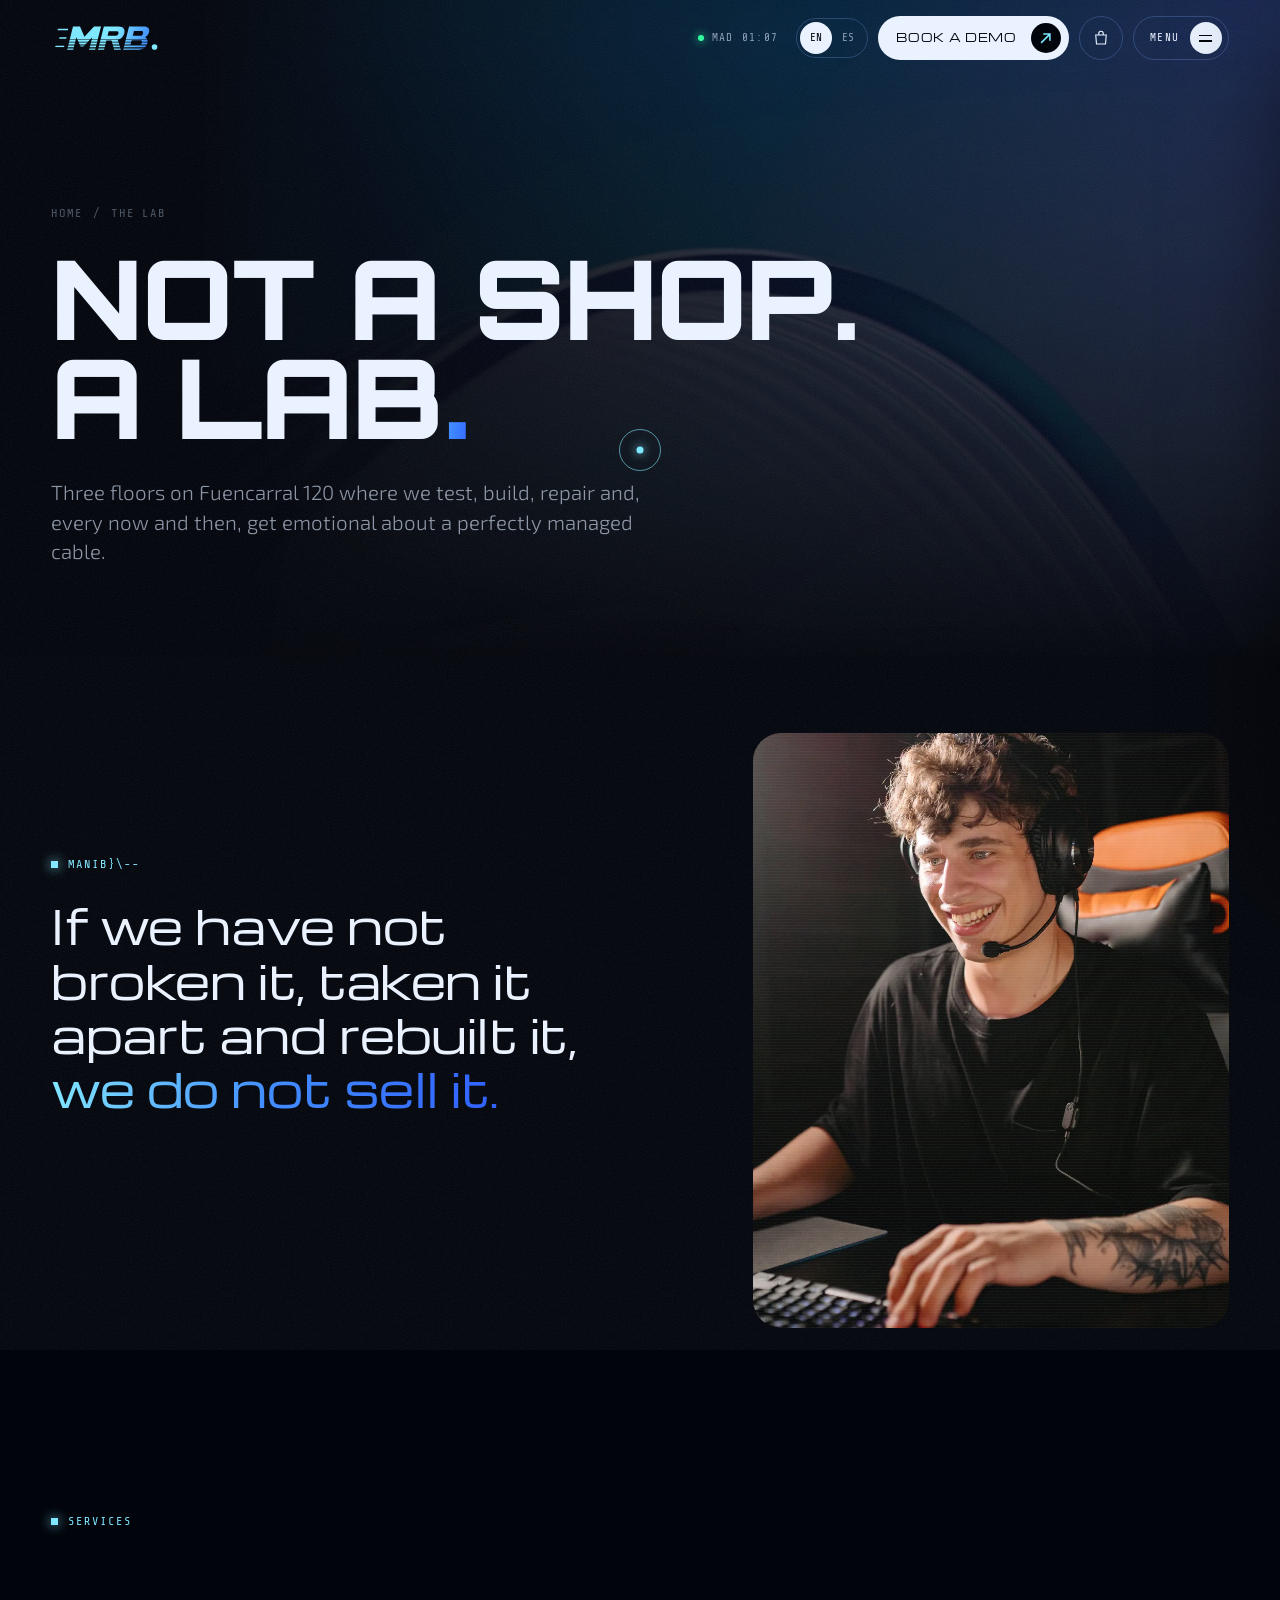
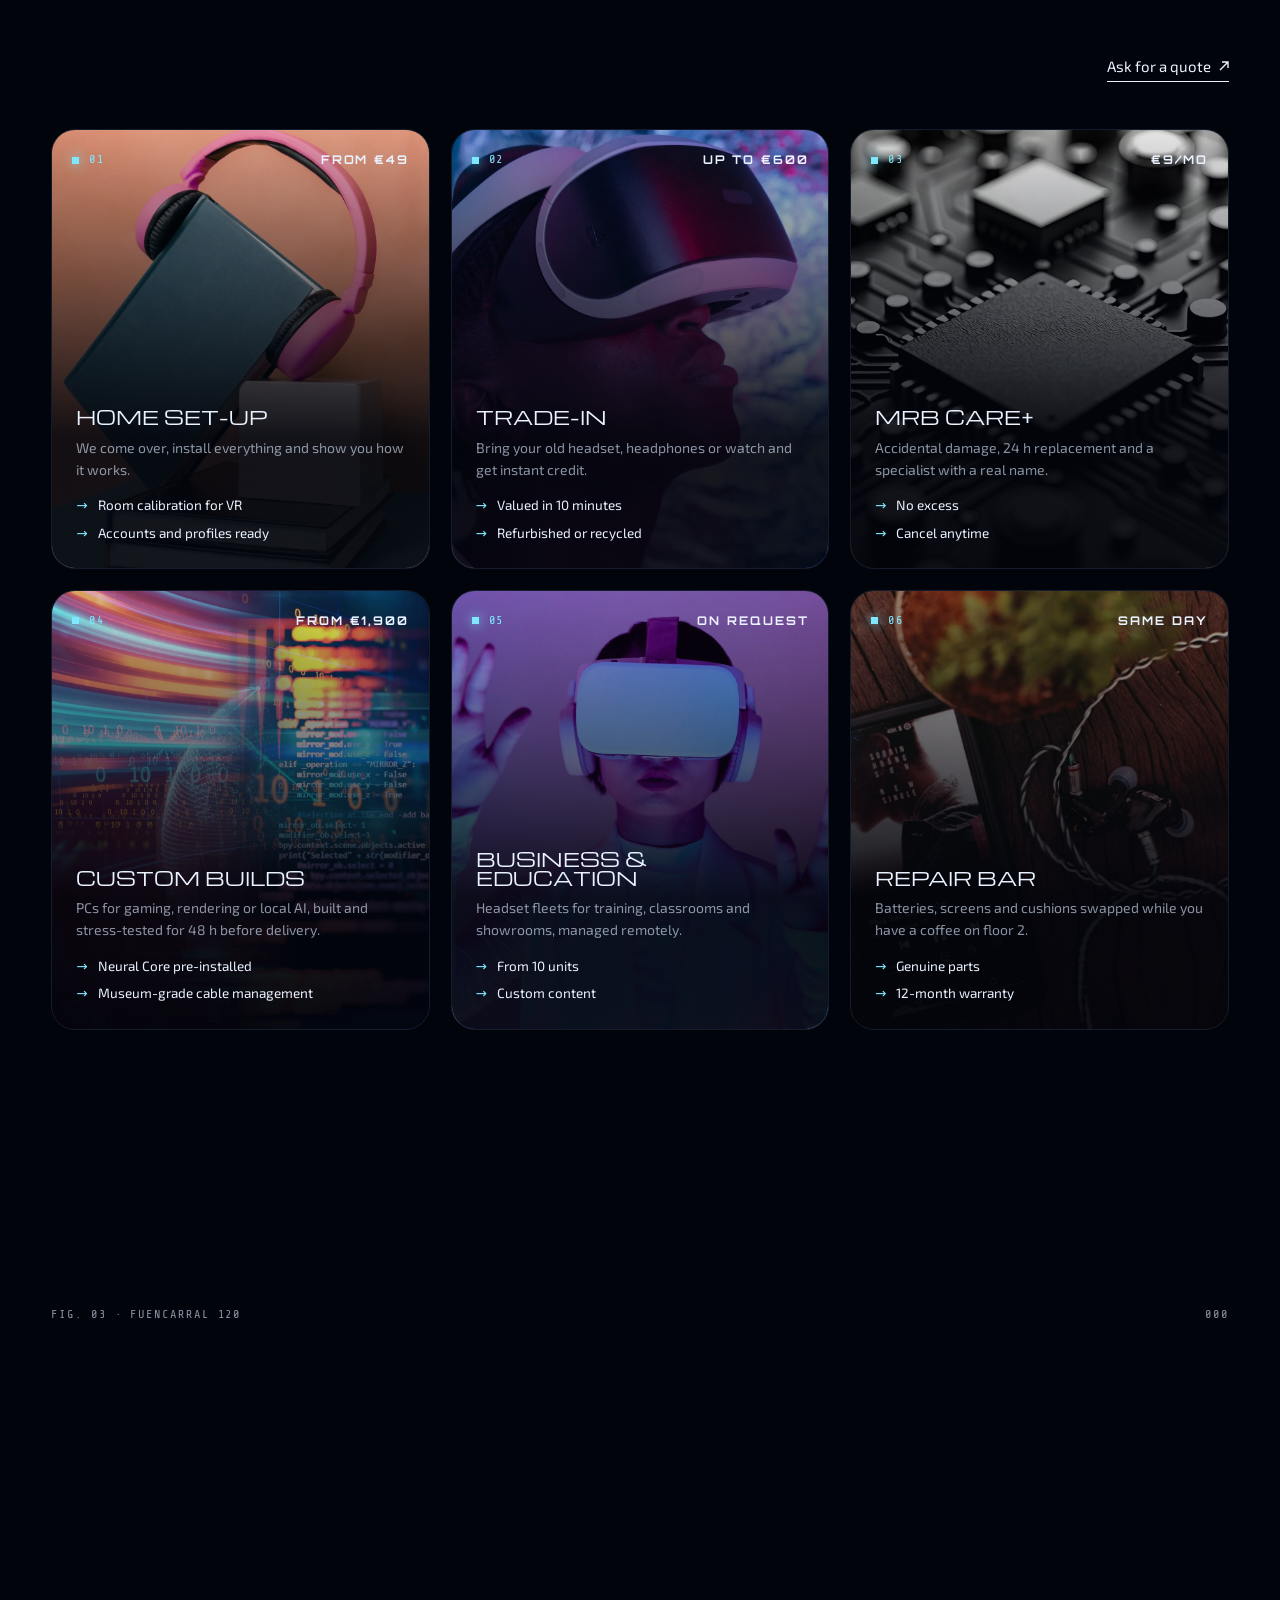
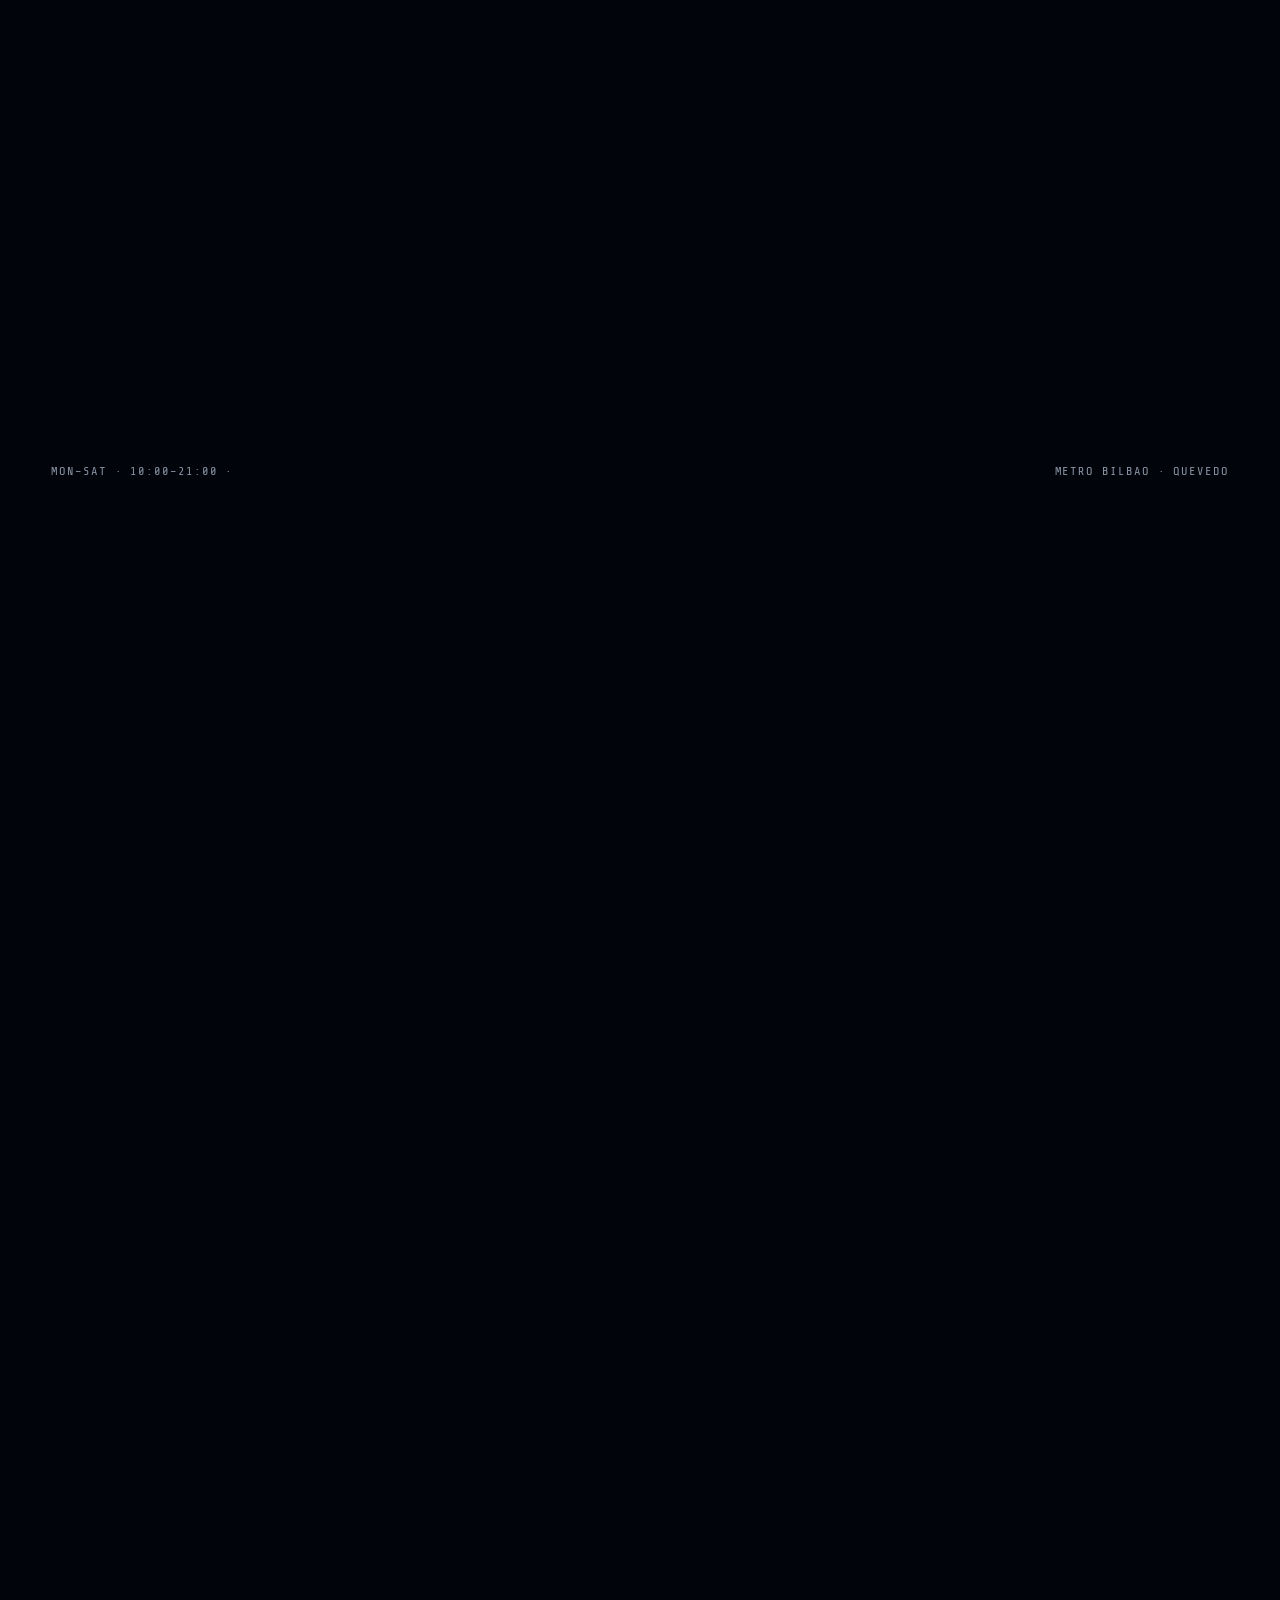
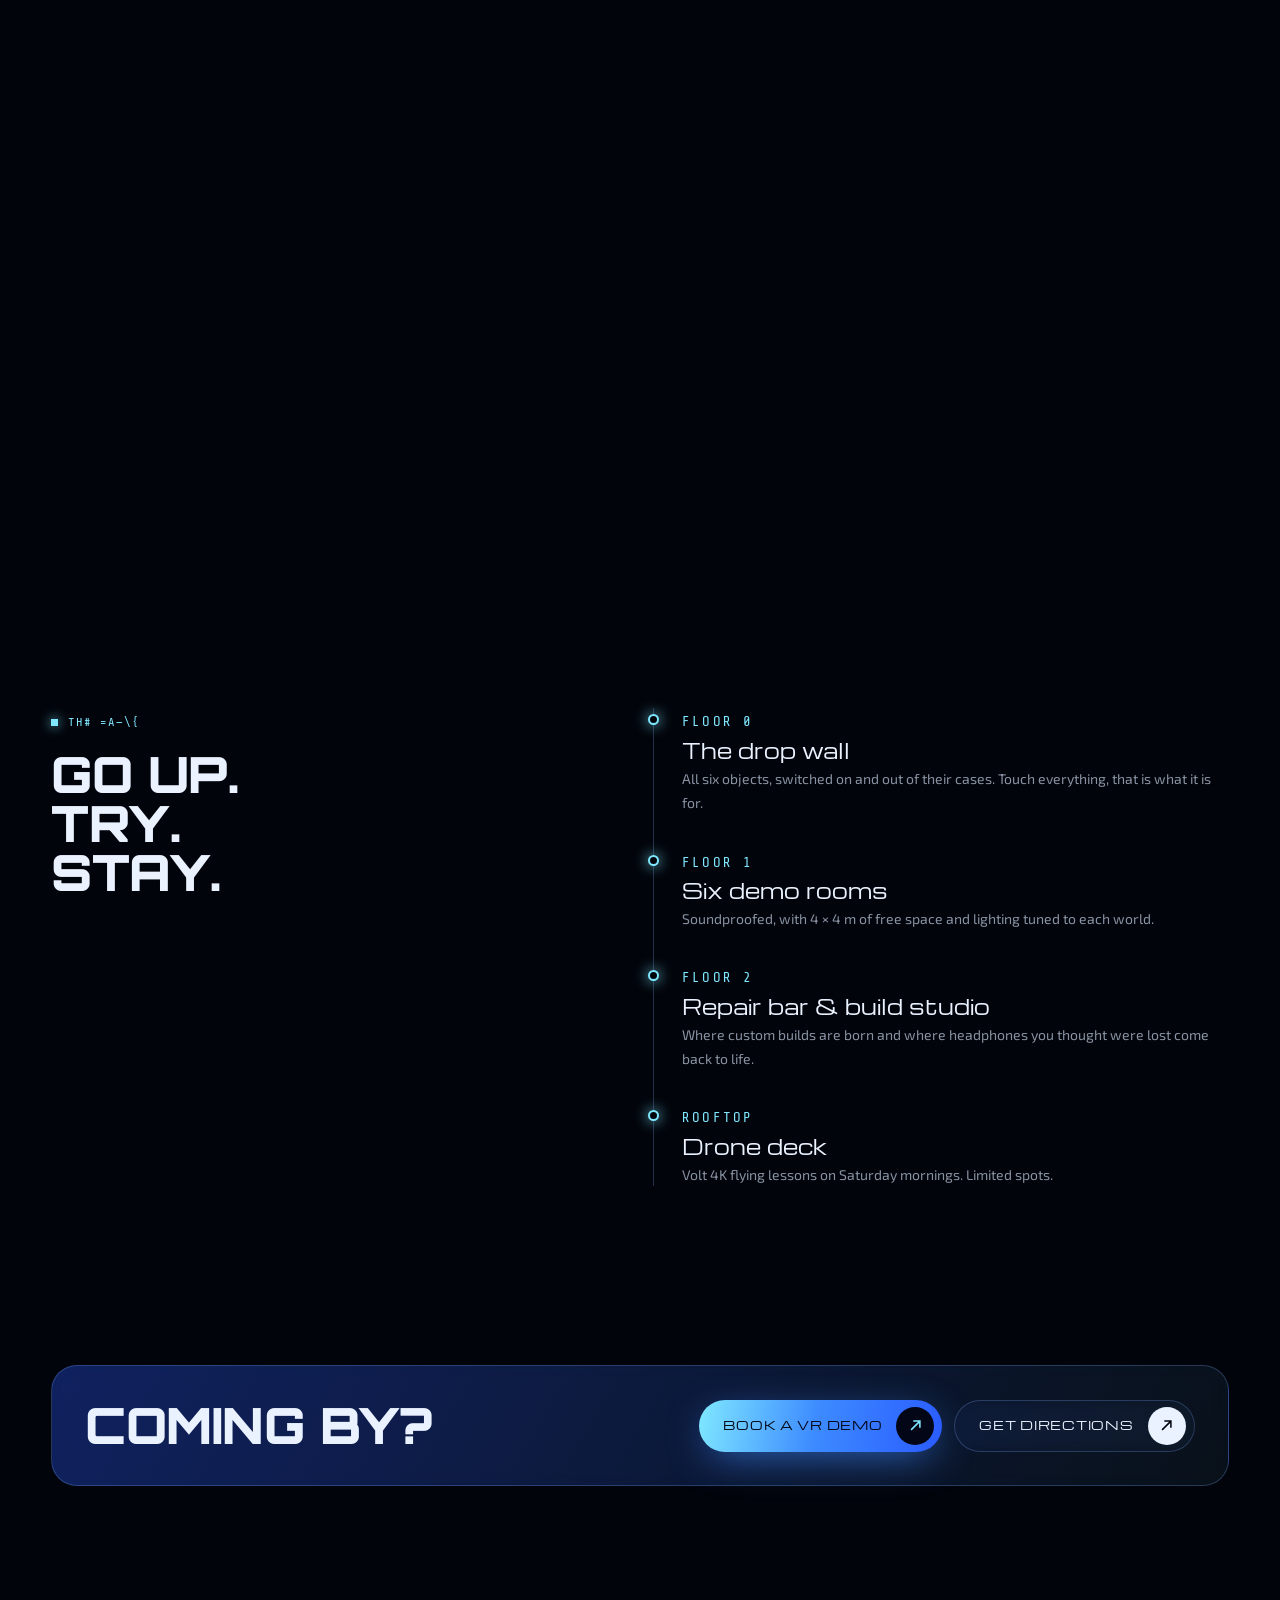
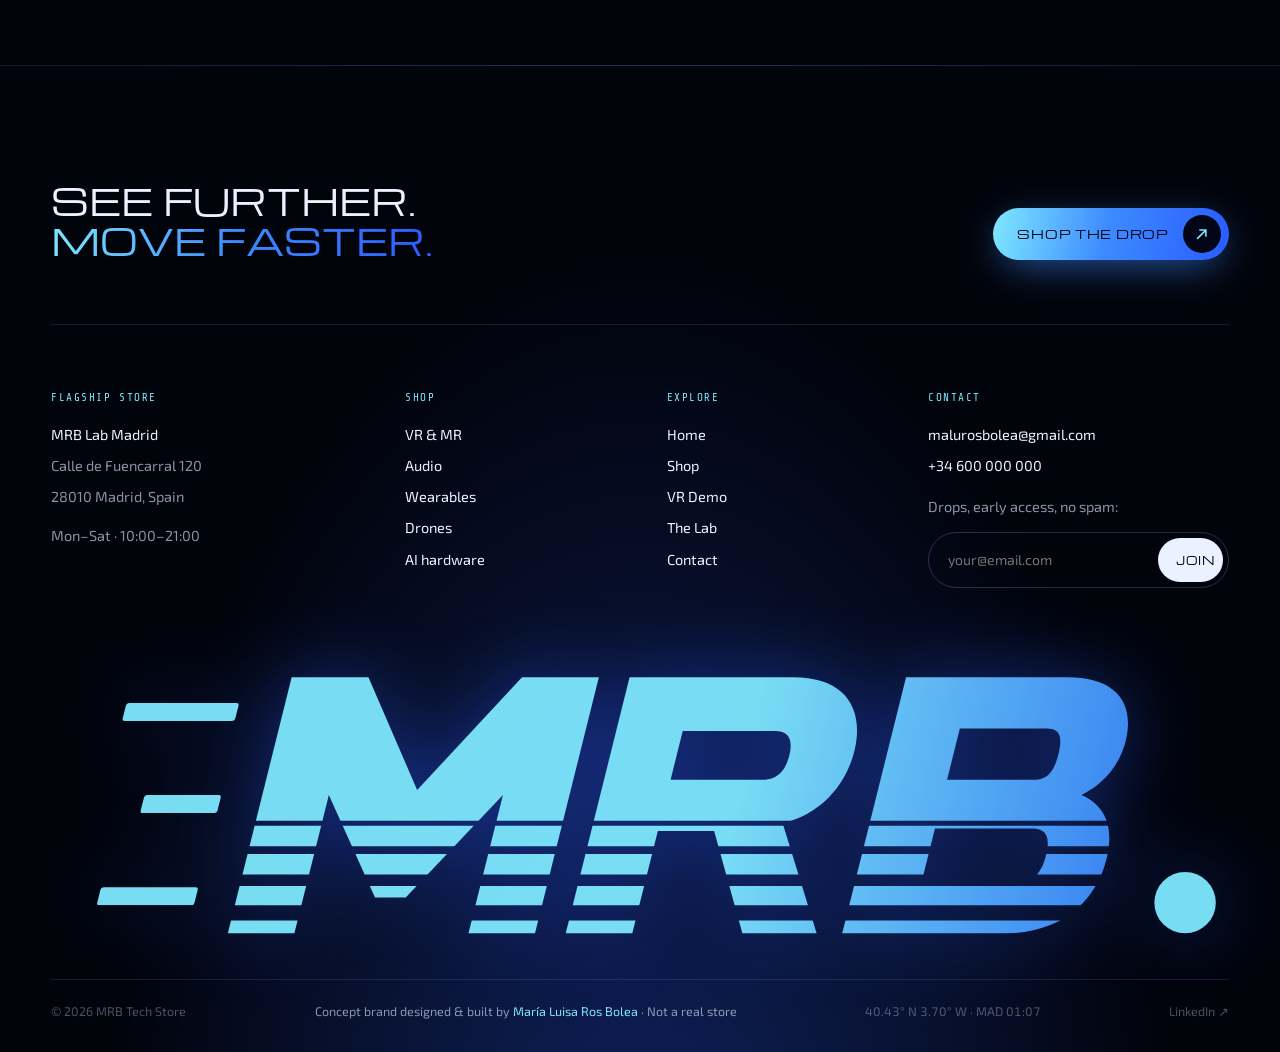
<file: lab.html>
<!doctype html>
<html lang="en">
<head>
<meta charset="utf-8">
<meta name="viewport" content="width=device-width, initial-scale=1, viewport-fit=cover">
<title>The Lab — MRB · Set-up, trade-in, custom builds and MRB Care in Madrid</title>
<meta name="description" content="MRB Lab Madrid: three floors on Calle de Fuencarral with demo rooms, a repair bar and a build studio. Home set-up, trade-in, custom PCs and MRB Care.">
<meta name="theme-color" content="#02040b">
<meta property="og:title" content="MRB — Not a shop. A lab.">
<meta property="og:image" content="og.jpg">
<link rel="icon" href="favicon.svg" type="image/svg+xml">
<link rel="apple-touch-icon" href="apple-touch-icon.png">
<style>
/* =========================================================
   MRB — Next-gen tech store · concept site by María Luisa Ros Bolea
   ========================================================= */

/* ---------- Fonts (self-hosted) ---------- */
@font-face{font-family:"Orbitron";src:url(orbitron-latin-600-normal.woff2) format("woff2");font-weight:600;font-display:swap}
@font-face{font-family:"Orbitron";src:url(orbitron-latin-700-normal.woff2) format("woff2");font-weight:700;font-display:swap}
@font-face{font-family:"Orbitron";src:url(orbitron-latin-800-normal.woff2) format("woff2");font-weight:800;font-display:swap}
@font-face{font-family:"Orbitron";src:url(orbitron-latin-900-normal.woff2) format("woff2");font-weight:900;font-display:swap}
@font-face{font-family:"Michroma";src:url(michroma-latin-400-normal.woff2) format("woff2");font-weight:400;font-display:swap}
@font-face{font-family:"Exo 2";src:url(exo-2-latin-300-normal.woff2) format("woff2");font-weight:300;font-display:swap}
@font-face{font-family:"Exo 2";src:url(exo-2-latin-400-normal.woff2) format("woff2");font-weight:400;font-display:swap}
@font-face{font-family:"Exo 2";src:url(exo-2-latin-500-normal.woff2) format("woff2");font-weight:500;font-display:swap}
@font-face{font-family:"Exo 2";src:url(exo-2-latin-600-normal.woff2) format("woff2");font-weight:600;font-display:swap}
@font-face{font-family:"Share Tech Mono";src:url(share-tech-mono-latin-400-normal.woff2) format("woff2");font-weight:400;font-display:swap}

/* ---------- Tokens ---------- */
:root{
  --bg:#02040b; --bg-2:#050a18; --bg-3:#0a1226;
  --ink:#eaf2ff; --dim:rgba(220,234,255,.62); --faint:rgba(200,222,255,.36);
  --line:rgba(130,175,255,.14); --line-2:rgba(130,175,255,.26);
  --blue:#2a5bff; --electric:#3d8bff; --cyan:#7fe8ff; --ice:#cdf5ff; --violet:#8f7bff;
  --grad:linear-gradient(100deg,#7fe8ff 0%,#3d8bff 48%,#2a5bff 100%);
  --grad-soft:linear-gradient(135deg,rgba(127,232,255,.16),rgba(42,91,255,.06));
  --glow:0 0 40px rgba(61,139,255,.45),0 0 120px rgba(42,91,255,.25);
  --f-display:"Orbitron",system-ui,sans-serif;
  --f-wide:"Michroma","Orbitron",system-ui,sans-serif;
  --f-body:"Exo 2",system-ui,sans-serif;
  --f-mono:"Share Tech Mono",ui-monospace,monospace;
  --pad:clamp(18px,4vw,64px);
  --maxw:1560px;
  --ease:cubic-bezier(.22,1,.36,1);
  --ease-in:cubic-bezier(.7,0,.84,0);
  --r:18px;
  --nav-h:76px;
}

/* ---------- Reset ---------- */
*,*::before,*::after{box-sizing:border-box}
html{background:var(--bg);color:var(--ink);-webkit-text-size-adjust:100%;scrollbar-color:var(--blue) var(--bg)}
body{margin:0;font-family:var(--f-body);font-weight:400;font-size:clamp(15px,1.05vw,17px);line-height:1.6;background:var(--bg);overflow-x:hidden;-webkit-font-smoothing:antialiased}
img,video,canvas,svg{display:block;max-width:100%}
a{color:inherit;text-decoration:none}
button,input,select,textarea{font:inherit;color:inherit}
button{cursor:pointer;background:none;border:0;padding:0}
ul,ol{list-style:none;margin:0;padding:0}
h1,h2,h3,h4,p{margin:0}
::selection{background:var(--blue);color:#fff}
:focus-visible{outline:2px solid var(--cyan);outline-offset:3px;border-radius:6px}
[hidden]{display:none!important}
.sr-only{position:absolute!important;width:1px;height:1px;overflow:hidden;clip:rect(0 0 0 0);white-space:nowrap}
.skip{position:fixed;left:12px;top:-60px;z-index:999;background:var(--blue);padding:10px 16px;border-radius:10px;transition:top .3s}
.skip:focus{top:12px}

/* lenis */
html.lenis,html.lenis body{height:auto}
.lenis.lenis-smooth{scroll-behavior:auto!important}
.lenis.lenis-stopped{overflow:hidden}

/* ---------- Texture: film grain + scanlines ---------- */
body::after{content:"";position:fixed;inset:-50%;z-index:90;pointer-events:none;opacity:.07;
  background-image:url("data:image/svg+xml,%3Csvg xmlns='http://www.w3.org/2000/svg' width='220' height='220'%3E%3Cfilter id='n'%3E%3CfeTurbulence type='fractalNoise' baseFrequency='.85' numOctaves='3' stitchTiles='stitch'/%3E%3CfeColorMatrix values='0 0 0 0 1  0 0 0 0 1  0 0 0 0 1  0 0 0 .9 0'/%3E%3C/filter%3E%3Crect width='100%25' height='100%25' filter='url(%23n)'/%3E%3C/svg%3E");
  animation:grain 1.2s steps(6) infinite}
@keyframes grain{0%{transform:translate(0,0)}20%{transform:translate(-3%,2%)}40%{transform:translate(2%,-3%)}60%{transform:translate(-2%,-1%)}80%{transform:translate(3%,3%)}100%{transform:translate(0,0)}}
.scan{position:absolute;inset:0;pointer-events:none;background:repeating-linear-gradient(0deg,rgba(127,232,255,.035) 0 1px,transparent 1px 3px);mix-blend-mode:screen}

/* ---------- Layout ---------- */
.wrap{width:100%;max-width:var(--maxw);margin:0 auto;padding:0 var(--pad)}
.section{position:relative;padding:clamp(90px,14vw,200px) 0}
.grid{display:grid;grid-template-columns:repeat(12,1fr);gap:clamp(16px,2vw,32px)}
.between{display:flex;justify-content:space-between;align-items:center;gap:20px;flex-wrap:wrap}
.row{display:flex;gap:12px;flex-wrap:wrap;align-items:center}
.stack>*+*{margin-top:var(--s,24px)}
.dim{color:var(--dim)} .faint{color:var(--faint)}
.acc{background:var(--grad);-webkit-background-clip:text;background-clip:text;color:transparent}
.tnum{font-variant-numeric:tabular-nums}
.measure{max-width:56ch}
@media(max-width:900px){.grid{grid-template-columns:1fr}.grid>*{grid-column:1/-1!important}}

/* ---------- Type ---------- */
.f-display{font-family:var(--f-display);font-weight:800;letter-spacing:-.01em;line-height:.92}
.t-mega{font-size:clamp(54px,11.2vw,210px)}
.t-display{font-size:clamp(46px,8vw,150px)}
.t-h1{font-size:clamp(40px,6.2vw,112px)}
.t-h2{font-size:clamp(34px,4.6vw,80px)}
.t-h3{font-size:clamp(22px,2.4vw,40px);letter-spacing:-.03em;line-height:1}
.t-h4{font-size:clamp(18px,1.5vw,26px);letter-spacing:-.025em;line-height:1.1}
.t-lead{font-size:clamp(18px,1.6vw,26px);line-height:1.45;font-weight:300}
.t-nano,.label{font-family:var(--f-mono);font-size:12px;letter-spacing:.16em;text-transform:uppercase;font-weight:500}
.t-micro{font-size:12.5px}
.label{display:inline-flex;align-items:center;gap:10px;color:var(--cyan)}
.label::before{content:"";width:7px;height:7px;background:var(--cyan);box-shadow:0 0 12px var(--cyan);animation:blink 1.6s steps(2) infinite}
@keyframes blink{50%{opacity:.15}}
.outline{-webkit-text-stroke:1.5px rgba(205,245,255,.7);color:transparent}

/* split words reveal */
.w{display:inline-block;overflow:hidden;vertical-align:top;padding:.04em .02em .12em;margin:-.04em -.02em -.12em}
.wi{display:inline-block;transform:translate3d(0,112%,0) rotate(4deg);transform-origin:0 100%;transition:transform 1.1s var(--ease);transition-delay:calc(var(--i,0) * 55ms + var(--d,0ms))}
.is-in .wi,.wi.is-in{transform:none}
html:not(.js) .wi{transform:none}
.ch{display:inline-block}

/* fade reveal */
[data-rv]{opacity:0;transform:translateY(34px);transition:opacity 1s var(--ease),transform 1.2s var(--ease);transition-delay:var(--rv-delay,0ms)}
[data-rv].is-in{opacity:1;transform:none}
html:not(.js) [data-rv]{opacity:1;transform:none}

/* scramble text */
[data-scramble]{display:inline-block}

/* ---------- Loader veil ---------- */
.veil{position:fixed;inset:0;z-index:200;background:var(--bg);display:grid;place-items:center;transition:clip-path 1.1s var(--ease),visibility 0s 1.2s;clip-path:inset(0 0 0 0)}
.veil__logo{width:min(320px,58vw);opacity:.95;animation:veilPulse 1.4s ease-in-out infinite}
@keyframes veilPulse{50%{opacity:.55;filter:drop-shadow(0 0 30px rgba(61,139,255,.7))}}
.veil__n{position:absolute;right:var(--pad);bottom:clamp(16px,4vw,48px);font-family:var(--f-display);font-weight:800;font-size:clamp(60px,12vw,190px);letter-spacing:-.01em;line-height:.8}
.veil__n::after{content:"%";font-size:.3em;vertical-align:top;color:var(--cyan);margin-left:.1em}
.veil__bar{position:absolute;left:0;bottom:0;height:3px;width:100%;transform-origin:0 50%;transform:scaleX(var(--p,0));background:var(--grad);box-shadow:var(--glow)}
.veil__meta{position:absolute;left:var(--pad);bottom:clamp(20px,4vw,52px);color:var(--dim)}
html.ld-done .veil{clip-path:inset(0 0 100% 0);visibility:hidden}
html:not(.js) .veil{display:none}

/* ---------- Cursor ---------- */
.cursor{position:fixed;left:0;top:0;z-index:300;pointer-events:none;display:none}
.cursor__dot{position:fixed;left:0;top:0;width:7px;height:7px;border-radius:50%;background:var(--cyan);box-shadow:0 0 10px var(--cyan)}
.cursor__ring{position:fixed;left:0;top:0;width:42px;height:42px;border-radius:50%;border:1px solid rgba(127,232,255,.6);transition:width .35s var(--ease),height .35s var(--ease),background .3s,border-color .3s}
.cursor__lab{position:fixed;left:0;top:0;font-family:var(--f-mono);font-size:10px;letter-spacing:.14em;text-transform:uppercase;color:#021;font-weight:500;opacity:0;transition:opacity .2s;white-space:nowrap}
.cursor.has-lab .cursor__ring{width:86px;height:86px;background:var(--grad);border-color:transparent;box-shadow:var(--glow)}
.cursor.has-lab .cursor__dot{opacity:0}
.cursor.has-lab .cursor__lab{opacity:1}
.cursor.is-hover .cursor__ring{width:64px;height:64px}
@media(hover:hover) and (pointer:fine){.cursor{display:block}}

/* ---------- Nav ---------- */
.nav{position:fixed;inset:0 0 auto 0;z-index:120;height:var(--nav-h);display:flex;align-items:center;transition:transform .6s var(--ease),background .4s,backdrop-filter .4s}
.nav.is-scrolled{background:rgba(2,4,11,.55);backdrop-filter:blur(14px) saturate(140%);-webkit-backdrop-filter:blur(14px) saturate(140%);border-bottom:1px solid var(--line)}
.nav.is-hidden{transform:translateY(-110%)}
.nav__in{display:flex;align-items:center;justify-content:space-between;gap:18px}
.logo{display:block;width:clamp(96px,8vw,124px);transition:filter .3s}
.logo:hover{filter:drop-shadow(0 0 16px rgba(61,139,255,.8))}
.nav__end{display:flex;align-items:center;gap:10px}
.nav__time{display:flex;align-items:center;gap:8px;font-family:var(--f-mono);font-size:11px;letter-spacing:.12em;color:var(--dim);margin-right:8px}
.nav__dot{width:6px;height:6px;border-radius:50%;background:#33ff9f;box-shadow:0 0 10px #33ff9f;animation:blink 2s infinite}
.lang{display:flex;border:1px solid var(--line-2);border-radius:99px;padding:3px;font-family:var(--f-mono);font-size:11px;letter-spacing:.1em}
.lang button{padding:7px 10px;border-radius:99px;color:var(--dim);transition:.3s}
.lang button[aria-pressed="true"]{background:var(--ink);color:var(--bg)}
.icon-btn{position:relative;width:44px;height:44px;border-radius:50%;border:1px solid var(--line-2);display:grid;place-items:center;transition:background .3s,border-color .3s}
.icon-btn:hover{background:rgba(61,139,255,.15);border-color:var(--electric)}
.icon-btn svg{width:18px;height:18px}
.cart-count{position:absolute;top:-4px;right:-4px;min-width:20px;height:20px;padding:0 5px;border-radius:99px;background:var(--grad);color:#021;font-family:var(--f-mono);font-size:10.5px;font-weight:500;display:grid;place-items:center;transform:scale(0);transition:transform .4s var(--ease)}
.cart-count.has{transform:scale(1)}
.cart-count.bump{animation:bump .5s var(--ease)}
@keyframes bump{40%{transform:scale(1.5)}}
.menu-btn{display:flex;align-items:center;gap:10px;height:44px;padding:0 6px 0 16px;border-radius:99px;border:1px solid var(--line-2);font-family:var(--f-mono);font-size:11px;letter-spacing:.14em;text-transform:uppercase}
.menu-btn__i{width:32px;height:32px;border-radius:50%;background:var(--ink);display:grid;place-content:center;gap:4px}
.menu-btn__i i{display:block;width:13px;height:1.5px;background:var(--bg);transition:transform .4s var(--ease)}
.menu-open .menu-btn__i i:first-child{transform:translateY(2.75px) rotate(45deg)}
.menu-open .menu-btn__i i:last-child{transform:translateY(-2.75px) rotate(-45deg)}
@media(max-width:1000px){.nav__time,.nav .btn--nav{display:none}}
@media(max-width:560px){.menu-btn__t{display:none}.menu-btn{padding:0 5px}.lang button{padding:7px 8px}}

/* ---------- Buttons ---------- */
.btn{--h:52px;position:relative;display:inline-flex;align-items:center;gap:14px;height:var(--h);padding:0 8px 0 24px;border-radius:99px;font-weight:500;font-size:14.5px;white-space:nowrap;overflow:hidden;isolation:isolate;transition:transform .5s var(--ease),box-shadow .4s,background .3s,border-color .3s}
.btn--sm{--h:44px;padding-left:18px;font-size:13.5px}
.btn__ico{width:calc(var(--h) - 14px);height:calc(var(--h) - 14px);border-radius:50%;display:grid;place-items:center;transition:transform .5s var(--ease)}
.btn__ico svg{width:11px;height:11px}
.btn:hover .btn__ico{transform:rotate(45deg)}
.btn--primary{background:var(--grad);color:#020617;box-shadow:0 10px 40px -10px rgba(61,139,255,.8)}
.btn--primary .btn__ico{background:#020617;color:var(--cyan)}
.btn--primary::after{content:"";position:absolute;inset:0;z-index:-1;background:linear-gradient(110deg,transparent 30%,rgba(255,255,255,.65) 50%,transparent 70%);transform:translateX(-120%);transition:transform .9s var(--ease)}
.btn--primary:hover::after{transform:translateX(120%)}
.btn--primary:hover{box-shadow:0 14px 60px -8px rgba(61,139,255,1)}
.btn--ghost{border:1px solid var(--line-2);background:rgba(10,18,38,.4);backdrop-filter:blur(8px)}
.btn--ghost .btn__ico{background:var(--ink);color:var(--bg)}
.btn--ghost:hover{border-color:var(--cyan);background:rgba(61,139,255,.12)}
.btn--light{background:var(--ink);color:var(--bg)}
.btn--light .btn__ico{background:var(--bg);color:var(--cyan)}
.btn--block{width:100%;justify-content:space-between}
.btn[disabled]{opacity:.4;pointer-events:none}
.roll{position:relative;display:block;overflow:hidden;height:1.4em;line-height:1.4em}
.roll>span{display:block;transition:transform .55s var(--ease)}
.btn:hover .roll>span,.link:hover .roll>span{transform:translateY(-100%)}
.link{position:relative;display:inline-flex;align-items:center;gap:8px;transition:color .3s}
.link:hover{color:var(--cyan)}
.link--under::after{content:"";position:absolute;left:0;bottom:-4px;height:1px;width:100%;background:currentColor;transform-origin:right;transform:scaleX(1);transition:transform .6s var(--ease)}
.link--under:hover::after{animation:under .8s var(--ease)}
@keyframes under{0%{transform:scaleX(1);transform-origin:right}49%{transform:scaleX(0);transform-origin:right}50%{transform-origin:left}100%{transform:scaleX(1);transform-origin:left}}
.arrow{width:10px;height:10px}
.chip{display:inline-flex;align-items:center;gap:8px;height:38px;padding:0 16px;border-radius:99px;border:1px solid var(--line-2);font-size:13px;transition:.3s;background:rgba(10,18,38,.35)}
.chip:hover{border-color:var(--electric)}
.chip[aria-pressed="true"],.chip.is-on{background:var(--ink);color:var(--bg);border-color:var(--ink)}

/* ---------- Menu overlay ---------- */
.menu{position:fixed;inset:0;z-index:110;visibility:hidden;pointer-events:none}
.menu__bg{position:absolute;inset:0;background:var(--bg);clip-path:circle(0% at calc(100% - 60px) 38px);transition:clip-path 1s var(--ease)}
.menu-open .menu{visibility:visible;pointer-events:auto}
.menu-open .menu__bg{clip-path:circle(150% at calc(100% - 60px) 38px)}
.menu__blob{position:absolute;width:70vmax;height:70vmax;right:-20vmax;bottom:-30vmax;border-radius:50%;background:radial-gradient(circle,rgba(42,91,255,.55),rgba(127,232,255,.12) 45%,transparent 70%);filter:blur(40px);animation:drift 14s ease-in-out infinite alternate}
@keyframes drift{to{transform:translate(-12vmax,-10vmax) scale(1.15)}}
.menu__in{position:relative;height:100%;display:flex;flex-direction:column;justify-content:space-between;padding-top:calc(var(--nav-h) + 4vh);padding-bottom:28px}
.menu__grid{display:grid;grid-template-columns:2fr 1fr;gap:40px;align-items:end}
.menu__links a{display:flex;align-items:flex-start;gap:14px;font-family:var(--f-display);font-weight:800;letter-spacing:-.01em;line-height:1;font-size:clamp(40px,7.4vw,120px);padding:.04em 0;color:var(--ink)}
.menu__links a sup{font-family:var(--f-mono);font-size:12px;letter-spacing:.1em;color:var(--cyan);margin-top:.8em;font-weight:400}
.menu__links .ml{display:inline-block;overflow:hidden}
.menu__links .ml>span{display:inline-block;transform:translateY(105%);transition:transform .9s var(--ease),color .3s}
.menu-open .menu__links .ml>span{transform:none}
.menu__links li:nth-child(1) .ml>span{transition-delay:.15s}.menu__links li:nth-child(2) .ml>span{transition-delay:.2s}.menu__links li:nth-child(3) .ml>span{transition-delay:.25s}.menu__links li:nth-child(4) .ml>span{transition-delay:.3s}.menu__links li:nth-child(5) .ml>span{transition-delay:.35s}
.menu__links a:hover .ml>span,.menu__links a[aria-current] .ml>span{background:var(--grad);-webkit-background-clip:text;background-clip:text;color:transparent}
.menu__side{display:grid;gap:24px;opacity:0;transform:translateY(20px);transition:.8s var(--ease) .35s}
.menu-open .menu__side{opacity:1;transform:none}
.menu__side ul{display:grid;gap:8px}
.menu__foot{display:flex;justify-content:space-between;align-items:center;flex-wrap:wrap;gap:16px;border-top:1px solid var(--line);padding-top:20px;opacity:0;transition:opacity .6s .4s}
.menu-open .menu__foot{opacity:1}
@media(max-width:800px){.menu__grid{grid-template-columns:1fr}.menu__side{display:none}}

/* ---------- Starfield / bg canvas ---------- */
.sf{position:fixed;inset:0;z-index:-1;width:100%;height:100%;pointer-events:none;opacity:.9}

/* ---------- HERO ---------- */
.hero{position:relative;min-height:100svh;display:flex;align-items:flex-end;padding:calc(var(--nav-h) + 20px) 0 clamp(26px,4vw,48px);overflow:hidden;isolation:isolate}
.hero__3d{position:absolute;inset:0;z-index:-1}
.hero__3d canvas{width:100%!important;height:100%!important}
.hero__fallback{position:absolute;right:4vw;top:50%;width:min(46vw,620px);transform:translateY(-50%);border-radius:30px;opacity:0;transition:opacity 1s;-webkit-mask:radial-gradient(closest-side,#000 60%,transparent);mask:radial-gradient(closest-side,#000 60%,transparent)}
.no-webgl .hero__fallback{opacity:.9}
.hero__orb{position:absolute;width:80vmax;height:80vmax;right:-25vmax;top:-20vmax;z-index:-2;border-radius:50%;background:radial-gradient(circle,rgba(42,91,255,.42),rgba(127,232,255,.08) 40%,transparent 66%);filter:blur(10px);pointer-events:none}
.hero__grid{position:absolute;inset:auto 0 0 0;height:46vh;z-index:-2;background:linear-gradient(transparent,var(--bg)),repeating-linear-gradient(90deg,rgba(127,232,255,.09) 0 1px,transparent 1px 80px),repeating-linear-gradient(0deg,rgba(127,232,255,.09) 0 1px,transparent 1px 80px);transform:perspective(500px) rotateX(62deg);transform-origin:50% 100%;-webkit-mask:linear-gradient(transparent,#000 70%);mask:linear-gradient(transparent,#000 70%);animation:gridMove 3s linear infinite}
@keyframes gridMove{to{background-position:0 0,0 0,0 80px}}
.hero__title{font-family:var(--f-display);font-weight:900;letter-spacing:-.01em;line-height:.86;font-size:clamp(58px,12.4vw,236px);filter:drop-shadow(0 0 50px rgba(42,91,255,.35))}
.hero__title .dot{color:var(--cyan)}
.hero__claim{margin-top:clamp(14px,2vw,28px);font-family:var(--f-display);font-weight:700;letter-spacing:-.01em;line-height:1;font-size:clamp(22px,3vw,52px)}
.hero__claim .o{-webkit-text-stroke:1.2px var(--cyan);color:transparent}
.hero__cta{margin-top:clamp(22px,3vw,40px)}
.hero__foot{margin-top:clamp(30px,6vh,70px);display:flex;justify-content:space-between;align-items:center;color:var(--dim);gap:20px;flex-wrap:wrap}
.scroll-cue{display:inline-flex;align-items:center;gap:12px}
.scroll-cue i{position:relative;width:1px;height:44px;background:var(--line-2);overflow:hidden}
.scroll-cue i::after{content:"";position:absolute;left:0;top:-50%;width:100%;height:50%;background:var(--cyan);animation:cue 1.8s var(--ease) infinite}
@keyframes cue{to{top:100%}}
.hero__tag{position:absolute;right:var(--pad);bottom:clamp(90px,14vh,150px);width:min(310px,80vw);padding:16px;border-radius:20px;background:rgba(8,14,32,.55);border:1px solid var(--line-2);backdrop-filter:blur(16px);-webkit-backdrop-filter:blur(16px);display:grid;grid-template-columns:72px 1fr;gap:14px;align-items:center;box-shadow:0 30px 80px -20px rgba(0,0,0,.6)}
.hero__tag img{width:72px;height:72px;object-fit:cover;border-radius:12px}
.hero__tag b{display:block;font-family:var(--f-display);font-weight:700;letter-spacing:-.01em;font-size:15px}
.hero__tag .live{display:inline-flex;align-items:center;gap:6px;color:var(--cyan)}
.hero__tag .live::before{content:"";width:6px;height:6px;border-radius:50%;background:var(--cyan);animation:blink 1.2s infinite}
.hero__hud{position:absolute;left:var(--pad);top:calc(var(--nav-h) + 6vh);display:grid;gap:6px;color:var(--faint)}
@media(max-width:820px){.hero__tag{top:auto;bottom:auto;position:relative;right:auto;margin-bottom:28px}.hero__hud{display:none}}

/* ---------- Statement (scrub) ---------- */
.statement__text{font-family:var(--f-display);font-weight:700;letter-spacing:-.01em;line-height:1.02;font-size:clamp(32px,5vw,88px)}
.statement__text .sw{display:inline-block;opacity:.14;transition:opacity .2s}
.rot{position:relative;display:inline-grid;vertical-align:bottom;overflow:hidden;height:1.06em}
.rot__i{grid-area:1/1;white-space:nowrap;transform:translateY(105%);transition:transform .8s var(--ease)}
.rot__i.is-on{transform:none}
.rot__i.is-out{transform:translateY(-105%)}
.statement__sub{display:flex;flex-wrap:wrap;gap:10px 28px;color:var(--dim)}
.statement__sub span{display:inline-flex;align-items:center;gap:10px}
.statement__sub span::before{content:"";width:16px;height:1px;background:var(--cyan)}
.floaters{position:absolute;inset:0;pointer-events:none;z-index:-1}
.floater{position:absolute;width:clamp(80px,9vw,150px);aspect-ratio:4/5;border-radius:16px;overflow:hidden;box-shadow:0 30px 60px -20px rgba(0,0,0,.8),0 0 0 1px var(--line-2);opacity:.85}
.floater img{width:100%;height:100%;object-fit:cover}

/* ---------- Depth (pinned image) ---------- */
.depth{position:relative;height:280vh}
.depth__stage{position:sticky;top:0;height:100vh;overflow:hidden;display:grid;place-items:center}
.depth__media{position:absolute;inset:0;will-change:clip-path}
.depth__media img{width:100%;height:100%;object-fit:cover;will-change:transform;object-position:50% var(--fy,50%)}
.depth__media::after{content:"";position:absolute;inset:0;background:radial-gradient(ellipse at center,transparent 30%,rgba(2,4,11,.75) 100%),linear-gradient(180deg,rgba(2,4,11,.2),rgba(2,4,11,.55))}
.depth__strips{position:absolute;inset:0;display:grid;grid-template-columns:repeat(10,1fr);z-index:2;pointer-events:none}
.depth__strips i{background:var(--bg);transform-origin:50% 0;transform:scaleY(var(--s,0))}
.depth__title{position:relative;z-index:3;text-align:center;font-family:var(--f-display);font-weight:900;letter-spacing:-.01em;line-height:.88;font-size:clamp(58px,13vw,240px);filter:drop-shadow(0 10px 40px rgba(0,0,0,.6))}
.depth__meta{position:absolute;z-index:3;left:var(--pad);right:var(--pad);top:calc(var(--nav-h) + 20px);display:flex;justify-content:space-between;color:var(--dim)}
.depth__cap{position:absolute;z-index:3;left:var(--pad);right:var(--pad);bottom:28px;display:flex;justify-content:space-between;color:var(--dim)}
.depth__hud{position:absolute;inset:12%;z-index:3;pointer-events:none;border:1px solid rgba(127,232,255,.0)}
.depth__hud span{position:absolute;width:26px;height:26px;border-color:var(--cyan);border-style:solid;opacity:.8}
.depth__hud span:nth-child(1){left:0;top:0;border-width:1px 0 0 1px}.depth__hud span:nth-child(2){right:0;top:0;border-width:1px 1px 0 0}.depth__hud span:nth-child(3){left:0;bottom:0;border-width:0 0 1px 1px}.depth__hud span:nth-child(4){right:0;bottom:0;border-width:0 1px 1px 0}

/* ---------- Worlds (categories, sticky list) ---------- */
.fv__grid{display:grid;grid-template-columns:1.05fr 1fr;gap:clamp(30px,5vw,90px);align-items:start}
.fv__head{position:sticky;top:calc(var(--nav-h) + 30px)}
.fv__list{border-top:1px solid var(--line)}
.srow{position:relative;display:grid;grid-template-columns:54px 1fr auto;gap:8px 20px;align-items:center;padding:26px 0;border-bottom:1px solid var(--line);transition:padding .5s var(--ease)}
.srow::before{content:"";position:absolute;inset:0 -20px;z-index:-1;border-radius:16px;background:var(--grad-soft);opacity:0;transition:opacity .4s}
.srow:hover,.srow.is-on{padding-left:14px}
.srow:hover::before,.srow.is-on::before{opacity:1}
.srow__n{color:var(--cyan)}
.srow__t{font-family:var(--f-display);font-weight:700;letter-spacing:-.01em;font-size:clamp(22px,2.3vw,38px);line-height:1}
.srow__d{grid-column:2/3;color:var(--dim);font-size:14.5px;max-width:48ch}
.srow__go{grid-row:1/3;grid-column:3;width:46px;height:46px;border-radius:50%;border:1px solid var(--line-2);display:grid;place-items:center;transition:.4s var(--ease)}
.srow:hover .srow__go{background:var(--ink);color:var(--bg);transform:rotate(45deg)}
.fv__show{position:relative;aspect-ratio:4/5;border-radius:28px;overflow:hidden;margin-top:28px;box-shadow:0 40px 100px -30px rgba(42,91,255,.5),0 0 0 1px var(--line-2)}
.fv__show img{position:absolute;inset:0;width:100%;height:100%;object-fit:cover;opacity:0;transform:scale(1.12);transition:opacity .7s var(--ease),transform 1.4s var(--ease)}
.fv__show img.is-on{opacity:1;transform:scale(1)}
.fv__show .fv__n{position:absolute;left:22px;bottom:14px;z-index:2;font-family:var(--f-display);font-weight:900;font-size:clamp(70px,9vw,150px);letter-spacing:-.01em;line-height:.8;color:transparent;-webkit-text-stroke:1.5px rgba(205,245,255,.85)}
@media(max-width:900px){.fv__grid{grid-template-columns:1fr}.fv__head{position:relative;top:0}.fv__show{display:none}}

/* ---------- Marquee ---------- */
.mq{overflow:hidden;padding:clamp(20px,3vw,40px) 0;border-block:1px solid var(--line);cursor:grab;user-select:none;background:linear-gradient(90deg,var(--bg),transparent 12%,transparent 88%,var(--bg))}
.mq:active{cursor:grabbing}
.mq__track{display:flex;align-items:center;gap:clamp(24px,3vw,56px);width:max-content;will-change:transform}
.mq__track span{font-family:var(--f-display);font-weight:800;letter-spacing:-.01em;font-size:clamp(44px,7.5vw,130px);line-height:1;white-space:nowrap}
.mq__track span:nth-child(4n+3){-webkit-text-stroke:1.5px var(--cyan);color:transparent}
.mq__dot{width:clamp(18px,2.4vw,40px);aspect-ratio:1;border-radius:50%;background:var(--grad);box-shadow:var(--glow);flex:none}

/* ---------- Product cards ---------- */
.pcard{position:relative;display:flex;flex-direction:column;border-radius:26px;overflow:hidden;background:linear-gradient(180deg,rgba(14,24,52,.7),rgba(6,10,24,.9));border:1px solid var(--line);transition:border-color .4s,transform .6s var(--ease),box-shadow .5s;transform-style:preserve-3d}
.pcard:hover{border-color:rgba(127,232,255,.45);box-shadow:0 30px 90px -30px rgba(42,91,255,.7)}
.pcard__media{position:relative;aspect-ratio:4/5;overflow:hidden;background:var(--bg-3)}
.pcard__media img{position:absolute;inset:0;width:100%;height:100%;object-fit:cover;transition:opacity .7s var(--ease),transform 1.2s var(--ease)}
.pcard__media img+img{opacity:0;transform:scale(1.08)}
.pcard:hover .pcard__media img:first-child{transform:scale(1.06)}
.pcard:hover .pcard__media img+img{opacity:1;transform:scale(1)}
.pcard__media::after{content:"";position:absolute;inset:0;background:linear-gradient(180deg,transparent 55%,rgba(2,4,11,.85));pointer-events:none}
.pcard__shine{position:absolute;inset:0;z-index:2;pointer-events:none;background:radial-gradient(400px circle at var(--mx,50%) var(--my,50%),rgba(127,232,255,.22),transparent 45%);opacity:0;transition:opacity .3s}
.pcard:hover .pcard__shine{opacity:1}
.pcard__badge{position:absolute;left:16px;top:16px;z-index:3;padding:6px 10px;border-radius:99px;background:rgba(2,4,11,.6);backdrop-filter:blur(8px);border:1px solid var(--line-2);color:var(--cyan)}
.pcard__no{position:absolute;right:18px;top:16px;z-index:3;color:var(--dim)}
.pcard__body{position:relative;padding:20px 20px 22px;display:grid;gap:10px;flex:1}
.pcard__cat{color:var(--cyan)}
.pcard__name{font-family:var(--f-display);font-weight:800;letter-spacing:-.01em;font-size:clamp(22px,1.9vw,30px);line-height:1}
.pcard__desc{color:var(--dim);font-size:14px}
.pcard__foot{display:flex;justify-content:space-between;align-items:center;margin-top:auto;padding-top:8px;gap:10px}
.price{font-family:var(--f-display);font-weight:700;letter-spacing:-.01em;font-size:22px}
.price small{display:block;font-family:var(--f-mono);font-size:10px;letter-spacing:.1em;color:var(--faint);font-weight:400;margin-top:4px}
.add{display:inline-flex;align-items:center;gap:10px;height:46px;padding:0 6px 0 18px;border-radius:99px;background:var(--ink);color:var(--bg);font-weight:500;font-size:13.5px;transition:.3s}
.add i{width:34px;height:34px;border-radius:50%;background:var(--bg);color:var(--cyan);display:grid;place-items:center;font-style:normal;font-size:18px;transition:transform .4s var(--ease)}
.add:hover{background:var(--cyan)}
.add:hover i{transform:rotate(90deg)}
.add.is-added{background:#33ff9f}

/* horizontal drop rail */
.drop{position:relative}
.drop__pin{height:100vh;display:flex;flex-direction:column;justify-content:center;overflow:hidden;padding-top:var(--nav-h)}
.drop__head{display:flex;justify-content:space-between;align-items:flex-end;gap:20px;flex-wrap:wrap;margin-bottom:clamp(20px,3vw,40px)}
.drop__track{display:flex;gap:clamp(16px,2vw,28px);padding:0 var(--pad);width:max-content;will-change:transform}
.drop__track .pcard{width:clamp(270px,25vw,380px);flex:none}
.drop__progress{margin:clamp(20px,3vw,36px) var(--pad) 0;height:2px;background:var(--line);position:relative;overflow:hidden}
.drop__progress i{position:absolute;inset:0;background:var(--grad);transform-origin:0;transform:scaleX(var(--p,0))}
.drop__end{flex:none;width:clamp(260px,24vw,360px);display:grid;place-content:center;gap:20px;text-align:left;padding:30px}
@media(max-width:820px){.drop__pin{height:auto;padding:90px 0}.drop__track{overflow-x:auto;width:auto;scroll-snap-type:x mandatory;padding-bottom:12px}.drop__track .pcard{scroll-snap-align:start;width:78vw}.drop__progress{display:none}}

/* ---------- Tunnel gallery ---------- */
.tunnel{position:relative;height:420vh}
.tunnel__stage{position:sticky;top:0;height:100vh;overflow:hidden;perspective:900px;perspective-origin:50% 50%}
.tunnel__fog{position:absolute;inset:0;z-index:5;pointer-events:none;background:radial-gradient(ellipse at center,transparent 22%,rgba(2,4,11,.9) 75%)}
.tunnel__space{position:absolute;left:50%;top:50%;transform-style:preserve-3d}
.tcard{position:absolute;left:0;top:0;width:clamp(150px,17vw,280px);margin:-130px 0 0 -110px;border-radius:14px;overflow:hidden;transform-style:preserve-3d;will-change:transform,opacity;box-shadow:0 0 0 1px rgba(127,232,255,.25),0 30px 60px -10px rgba(0,0,0,.7)}
.tcard img{width:100%;aspect-ratio:4/5;object-fit:cover}
.tcard figcaption{position:absolute;left:10px;bottom:8px;color:#fff;text-shadow:0 1px 6px #000}
.tunnel__title{position:absolute;inset:0;z-index:6;display:grid;place-items:center;text-align:center;pointer-events:none;font-family:var(--f-display);font-weight:900;letter-spacing:-.01em;line-height:.88;font-size:clamp(52px,10vw,190px)}
.tunnel__meta{position:absolute;z-index:7;left:0;right:0;color:var(--dim)}
.tunnel__meta--top{top:calc(var(--nav-h) + 16px)}.tunnel__meta--bot{bottom:24px}

/* ---------- Figures ---------- */
.kfs{display:grid;grid-template-columns:repeat(4,1fr);border-top:1px solid var(--line);border-left:1px solid var(--line)}
.kf{position:relative;padding:clamp(20px,2.4vw,36px);border-right:1px solid var(--line);border-bottom:1px solid var(--line);min-height:clamp(200px,20vw,300px);display:flex;flex-direction:column;justify-content:space-between;overflow:hidden;transition:background .5s}
.kf:hover{background:var(--grad-soft)}
.kf__n{color:var(--faint)}
.kf__v{font-family:var(--f-display);font-weight:800;letter-spacing:-.01em;font-size:clamp(46px,5.4vw,96px);line-height:1}
.kf__u{font-size:.42em;color:var(--cyan);margin-left:.08em;letter-spacing:-.02em}
.kf__t{color:var(--dim);font-size:14px;max-width:26ch}
.kf__bar{position:absolute;left:0;bottom:0;height:2px;width:100%;background:var(--grad);transform:scaleX(0);transform-origin:0;transition:transform 1.4s var(--ease) .2s}
.kf.is-in .kf__bar{transform:scaleX(1)}
.kf--note{background:linear-gradient(140deg,rgba(42,91,255,.35),rgba(127,232,255,.05))}
.kf--note .kf__q{font-family:var(--f-display);font-weight:700;letter-spacing:-.01em;font-size:clamp(20px,1.8vw,30px);line-height:1.05}
@media(max-width:1000px){.kfs{grid-template-columns:repeat(2,1fr)}}

/* ---------- Warp / process ---------- */
.warp{position:relative;height:300vh}
.warp__stage{position:sticky;top:0;height:100vh;overflow:hidden;display:flex;align-items:center}
.warp__lines{position:absolute;inset:0;z-index:-1;width:100%;height:100%}
.steps{margin-top:clamp(30px,4vw,60px);display:grid;grid-template-columns:repeat(4,1fr);gap:clamp(12px,1.6vw,24px)}
.step{position:relative;padding:22px;border-radius:20px;border:1px solid var(--line);background:rgba(6,12,28,.6);backdrop-filter:blur(10px);transition:opacity .6s,transform .8s var(--ease),border-color .5s}
.gs .step{opacity:.25;transform:translateY(30px)}
.gs .step.is-on,.step.is-on{opacity:1;transform:none;border-color:rgba(127,232,255,.5)}
.gs .warp__final{visibility:visible}
.step__n{color:var(--cyan)}
.step h3{margin-top:30px}
.step p{margin-top:10px;color:var(--dim);font-size:14px}
.step__ico{position:absolute;right:18px;top:16px;width:34px;height:34px;color:var(--cyan)}
.warp__final{position:absolute;inset:0;display:grid;place-items:center;pointer-events:none;z-index:4;visibility:hidden}
.warp__words{display:flex;flex-direction:column;align-items:center;font-family:var(--f-display);font-weight:900;letter-spacing:-.01em;line-height:.9;font-size:clamp(50px,10vw,180px)}
.ww{display:block}
.warp__flash{position:absolute;inset:0;background:radial-gradient(circle,rgba(127,232,255,.9),rgba(42,91,255,.4) 40%,transparent 70%);opacity:0;pointer-events:none;z-index:3}
@media(max-width:900px){.steps{grid-template-columns:1fr 1fr}}
@media(max-width:520px){.steps{grid-template-columns:1fr}.step h3{margin-top:14px}}

/* ---------- Device / booking teaser ---------- */
.dev{position:relative;border-radius:26px;overflow:hidden;border:1px solid var(--line-2);background:linear-gradient(180deg,#0a1430,#040814);box-shadow:0 50px 120px -40px rgba(42,91,255,.7)}
.dev__bar{display:flex;align-items:center;gap:10px;padding:14px 18px;border-bottom:1px solid var(--line);color:var(--dim)}
.dev__dots{display:flex;gap:6px}.dev__dots i{width:10px;height:10px;border-radius:50%;background:var(--line-2)}
.dev__addr{margin:0 auto;padding:6px 14px;border-radius:99px;background:rgba(127,232,255,.06);font-family:var(--f-mono);font-size:11px}
.dev__body{display:grid;grid-template-columns:1fr 1fr;min-height:420px}
.dev__img{position:relative}
.dev__img img{position:absolute;inset:0;width:100%;height:100%;object-fit:cover}
.dev__ui{padding:24px;display:grid;gap:16px;align-content:start}
.mini-cal{display:grid;grid-template-columns:repeat(7,1fr);gap:6px;font-family:var(--f-mono);font-size:11px;text-align:center}
.mini-cal span{padding:8px 0;border-radius:8px;color:var(--dim)}
.mini-cal span.on{background:var(--grad);color:#021}
.mini-cal span.x{opacity:.25}
.slots{display:flex;flex-wrap:wrap;gap:8px}
.slots span{padding:8px 12px;border-radius:99px;border:1px solid var(--line-2);font-family:var(--f-mono);font-size:11px}
.slots span.on{background:var(--ink);color:var(--bg)}
@media(max-width:700px){.dev__body{grid-template-columns:1fr}.dev__img{height:220px}}

/* ---------- FAQ ---------- */
.faq details{border-bottom:1px solid var(--line)}
.faq summary{list-style:none;display:flex;justify-content:space-between;gap:20px;align-items:center;padding:26px 0;cursor:pointer;font-family:var(--f-display);font-weight:600;letter-spacing:-.01em;font-size:clamp(18px,1.6vw,26px);transition:color .3s}
.faq summary::-webkit-details-marker{display:none}
.faq summary:hover{color:var(--cyan)}
.pm{position:relative;width:34px;height:34px;border-radius:50%;border:1px solid var(--line-2);flex:none;transition:transform .5s var(--ease),background .3s}
.pm::before,.pm::after{content:"";position:absolute;left:50%;top:50%;width:12px;height:1.5px;background:currentColor;transform:translate(-50%,-50%)}
.pm::after{transform:translate(-50%,-50%) rotate(90deg);transition:transform .4s var(--ease)}
details[open] .pm{transform:rotate(180deg);background:var(--ink);color:var(--bg)}
details[open] .pm::after{transform:translate(-50%,-50%) rotate(0)}
.faq .a{padding:0 0 26px;color:var(--dim);max-width:64ch}
.sticky-col{position:sticky;top:calc(var(--nav-h) + 30px);align-self:start}

/* ---------- Closing ---------- */
.closing{position:relative;min-height:120vh;display:flex;align-items:center;overflow:hidden;isolation:isolate}
.closing canvas{position:absolute;inset:0;width:100%;height:100%;z-index:-1}
.closing__title{font-family:var(--f-display);font-weight:900;letter-spacing:-.01em;line-height:.86;font-size:clamp(60px,13vw,250px)}
.closing__grid{display:grid;grid-template-columns:1.4fr 1fr;gap:40px;align-items:end}
@media(max-width:900px){.closing__grid{grid-template-columns:1fr}}

/* ---------- Footer ---------- */
.foot{position:relative;padding:clamp(70px,9vw,130px) 0 30px;border-top:1px solid var(--line);overflow:hidden;background:radial-gradient(ellipse at 50% 120%,rgba(42,91,255,.35),transparent 60%)}
.foot__top{display:flex;justify-content:space-between;align-items:flex-end;gap:30px;flex-wrap:wrap;padding-bottom:clamp(40px,5vw,70px);border-bottom:1px solid var(--line)}
.foot__claim{font-family:var(--f-display);font-weight:800;letter-spacing:-.01em;line-height:1;font-size:clamp(28px,3.6vw,60px)}
.foot__cols{display:grid;grid-template-columns:1.4fr 1fr 1fr 1.3fr;gap:30px;padding:clamp(40px,5vw,70px) 0}
.foot__h{font-family:var(--f-mono);font-size:11px;letter-spacing:.14em;text-transform:uppercase;color:var(--cyan);font-weight:500;margin-bottom:16px}
.foot__cols ul{display:grid;gap:8px;font-size:14.5px}
.foot__big{display:block;width:100%;margin:10px 0 30px;opacity:.95}
.foot__big img{width:100%}
.foot__base{display:flex;justify-content:space-between;flex-wrap:wrap;gap:12px 24px;padding-top:22px;border-top:1px solid var(--line);color:var(--faint);font-size:12.5px}
.foot__base a:hover{color:var(--cyan)}
.foot__credit{color:var(--dim)}
.foot__credit a{color:var(--cyan)}
.newsletter{display:flex;gap:8px;margin-top:6px;border:1px solid var(--line-2);border-radius:99px;padding:5px;max-width:420px}
.newsletter input{flex:1;min-width:0;background:none;border:0;outline:0;padding:0 14px;font-size:14px}
@media(max-width:900px){.foot__cols{grid-template-columns:1fr 1fr}}
@media(max-width:520px){.foot__cols{grid-template-columns:1fr}}

/* ---------- Page heads (inner pages) ---------- */
.phead{position:relative;padding:calc(var(--nav-h) + clamp(60px,10vw,140px)) 0 clamp(50px,7vw,100px);overflow:hidden;isolation:isolate}
.phead__bg{position:absolute;inset:0;z-index:-1;opacity:.55}
.phead__bg img{width:100%;height:100%;object-fit:cover;-webkit-mask:linear-gradient(180deg,#000 10%,transparent 95%);mask:linear-gradient(180deg,#000 10%,transparent 95%)}
.phead__bg::after{content:"";position:absolute;inset:0;background:linear-gradient(90deg,var(--bg) 15%,rgba(2,4,11,.4) 60%,transparent)}
.phead__title{font-family:var(--f-display);font-weight:900;letter-spacing:-.01em;line-height:.88;font-size:clamp(52px,10.4vw,190px)}
.phead__sub{margin-top:clamp(18px,2.4vw,32px);max-width:52ch}
.crumbs{display:flex;gap:10px;color:var(--faint);margin-bottom:26px}
.crumbs a:hover{color:var(--cyan)}

/* ---------- Shop ---------- */
.toolbar{position:sticky;top:var(--nav-h);z-index:20;display:flex;justify-content:space-between;align-items:center;gap:16px;flex-wrap:wrap;padding:14px 0;background:linear-gradient(var(--bg) 70%,transparent)}
.filters{display:flex;gap:8px;flex-wrap:wrap}
.sort{display:flex;align-items:center;gap:10px;color:var(--dim)}
.select{height:38px;padding:0 34px 0 14px;border-radius:99px;border:1px solid var(--line-2);background:rgba(10,18,38,.6) url("data:image/svg+xml,%3Csvg xmlns='http://www.w3.org/2000/svg' viewBox='0 0 10 6'%3E%3Cpath d='M1 1l4 4 4-4' fill='none' stroke='%237fe8ff' stroke-width='1.4'/%3E%3C/svg%3E") no-repeat right 14px center/10px;appearance:none;font-size:13px;color:var(--ink)}
.select option{background:var(--bg-2)}
.pgrid{display:grid;grid-template-columns:repeat(3,1fr);gap:clamp(16px,2vw,28px)}
.pgrid .pcard{transition:opacity .5s,transform .6s var(--ease),border-color .4s,box-shadow .5s}
.pgrid .pcard.is-hidden{display:none}
@media(max-width:1000px){.pgrid{grid-template-columns:repeat(2,1fr)}}
@media(max-width:600px){.pgrid{grid-template-columns:1fr}}
.perks{display:grid;grid-template-columns:repeat(4,1fr);gap:1px;background:var(--line);border:1px solid var(--line);border-radius:22px;overflow:hidden}
.perk{background:var(--bg);padding:24px;display:grid;gap:10px}
.perk svg{width:28px;height:28px;color:var(--cyan)}
.perk b{font-family:var(--f-display);font-weight:700;letter-spacing:-.01em}
.perk p{color:var(--dim);font-size:13.5px}
@media(max-width:900px){.perks{grid-template-columns:1fr 1fr}}
.compare{width:100%;border-collapse:collapse;font-size:14px}
.compare th,.compare td{padding:16px 14px;border-bottom:1px solid var(--line);text-align:left}
.compare th{font-family:var(--f-mono);font-size:11px;letter-spacing:.12em;text-transform:uppercase;color:var(--cyan);font-weight:500}
.compare td:first-child{color:var(--dim)}
.compare tr:hover td{background:rgba(61,139,255,.06)}
.table-scroll{overflow-x:auto;border:1px solid var(--line);border-radius:20px;padding:6px 10px}

/* ---------- Drawer & modal ---------- */
.scrim{position:fixed;inset:0;z-index:150;background:rgba(1,3,10,.6);backdrop-filter:blur(6px);opacity:0;visibility:hidden;transition:opacity .5s,visibility 0s .5s}
.scrim.is-on{opacity:1;visibility:visible;transition:opacity .5s}
.drawer{position:fixed;top:10px;right:10px;bottom:10px;z-index:160;width:min(460px,calc(100vw - 20px));border-radius:26px;background:linear-gradient(180deg,#0a142e,#050a18);border:1px solid var(--line-2);display:flex;flex-direction:column;transform:translateX(110%);transition:transform .8s var(--ease);box-shadow:-40px 0 120px -20px rgba(0,0,0,.7)}
.drawer.is-on{transform:none}
.drawer__head{display:flex;justify-content:space-between;align-items:center;padding:22px 24px;border-bottom:1px solid var(--line)}
.drawer__head h2{font-family:var(--f-display);font-weight:800;letter-spacing:-.01em;font-size:28px}
.drawer__body{flex:1;overflow:auto;padding:12px 24px;overscroll-behavior:contain}
.drawer__foot{padding:20px 24px 24px;border-top:1px solid var(--line);display:grid;gap:12px}
.ship-bar{display:grid;gap:8px;font-size:13px;color:var(--dim)}
.ship-bar i{display:block;height:4px;border-radius:9px;background:var(--line);overflow:hidden;position:relative}
.ship-bar i::after{content:"";position:absolute;inset:0;background:var(--grad);transform-origin:0;transform:scaleX(var(--p,0));transition:transform .8s var(--ease)}
.citem{display:grid;grid-template-columns:76px 1fr auto;gap:14px;align-items:center;padding:14px 0;border-bottom:1px solid var(--line);animation:citem .6s var(--ease)}
@keyframes citem{from{opacity:0;transform:translateX(20px)}}
.citem img{width:76px;height:90px;object-fit:cover;border-radius:12px}
.citem b{font-family:var(--f-display);font-weight:700;letter-spacing:-.01em;font-size:15px;display:block}
.citem .meta{color:var(--faint);font-size:12px}
.qty{display:inline-flex;align-items:center;border:1px solid var(--line-2);border-radius:99px;margin-top:8px}
.qty button{width:30px;height:30px;display:grid;place-items:center;border-radius:50%}
.qty button:hover{color:var(--cyan)}
.qty span{min-width:22px;text-align:center;font-family:var(--f-mono);font-size:12px}
.citem__r{text-align:right;display:grid;gap:8px;justify-items:end}
.citem__rm{color:var(--faint);font-size:12px;text-decoration:underline}
.citem__rm:hover{color:#ff7a9a}
.sumrow{display:flex;justify-content:space-between;font-size:14px;color:var(--dim)}
.sumrow.total{color:var(--ink);font-family:var(--f-display);font-weight:800;font-size:22px;letter-spacing:-.01em}
.empty{text-align:center;padding:60px 10px;color:var(--dim);display:grid;gap:18px;justify-items:center}
.empty svg{width:60px;height:60px;color:var(--cyan);opacity:.7}
.modal{position:fixed;inset:0;z-index:170;display:grid;place-items:center;padding:16px;visibility:hidden;pointer-events:none}
.modal.is-on{visibility:visible;pointer-events:auto}
.modal__card{position:relative;width:min(1080px,100%);max-height:calc(100svh - 32px);overflow:auto;border-radius:28px;background:linear-gradient(180deg,#0b1531,#050a18);border:1px solid var(--line-2);opacity:0;transform:translateY(40px) scale(.97);transition:opacity .5s,transform .7s var(--ease);box-shadow:0 60px 160px -40px rgba(42,91,255,.6)}
.modal.is-on .modal__card{opacity:1;transform:none}
.modal__close{position:absolute;right:16px;top:16px;z-index:5;background:rgba(2,4,11,.6);backdrop-filter:blur(8px)}
.qv{display:grid;grid-template-columns:1fr 1fr}
.qv__media{position:relative;min-height:520px;background:var(--bg-3)}
.qv__media img{position:absolute;inset:0;width:100%;height:100%;object-fit:cover;transition:opacity .5s}
.qv__thumbs{position:absolute;left:16px;bottom:16px;display:flex;gap:8px;z-index:2}
.qv__thumbs button{width:56px;height:68px;border-radius:10px;overflow:hidden;border:1.5px solid transparent;opacity:.6;transition:.3s}
.qv__thumbs button.is-on{border-color:var(--cyan);opacity:1}
.qv__thumbs img{width:100%;height:100%;object-fit:cover}
.qv__body{padding:clamp(24px,3vw,44px);display:grid;gap:18px;align-content:start}
.specs{display:grid;grid-template-columns:1fr 1fr;gap:1px;background:var(--line);border-radius:16px;overflow:hidden;border:1px solid var(--line)}
.specs div{background:var(--bg-2);padding:12px 14px}
.specs dt{font-family:var(--f-mono);font-size:10px;letter-spacing:.12em;text-transform:uppercase;color:var(--faint)}
.specs dd{margin:4px 0 0;font-weight:500;font-size:14px}
.swatches{display:flex;gap:10px}
.swatches button{width:34px;height:34px;border-radius:50%;border:2px solid transparent;outline:1px solid var(--line-2);outline-offset:2px;transition:.3s}
.swatches button.is-on{outline-color:var(--cyan)}
@media(max-width:820px){.qv{grid-template-columns:1fr}.qv__media{min-height:380px}}

/* ---------- Forms ---------- */
.field{display:grid;gap:8px}
.field label,.field .lab{font-family:var(--f-mono);font-size:10.5px;letter-spacing:.14em;text-transform:uppercase;color:var(--dim)}
.input,.textarea{width:100%;height:54px;padding:0 18px;border-radius:14px;border:1px solid var(--line-2);background:rgba(8,14,32,.6);outline:0;transition:border-color .3s,box-shadow .3s;font-size:15px}
.textarea{height:auto;min-height:130px;padding:16px 18px;resize:vertical}
.input:focus,.textarea:focus{border-color:var(--cyan);box-shadow:0 0 0 4px rgba(127,232,255,.12)}
.input::placeholder,.textarea::placeholder{color:var(--faint)}
.input.is-err{border-color:#ff7a9a}
.fgrid{display:grid;grid-template-columns:1fr 1fr;gap:16px}
.fgrid .full{grid-column:1/-1}
@media(max-width:600px){.fgrid{grid-template-columns:1fr}}
.check{display:flex;gap:12px;align-items:flex-start;font-size:13.5px;color:var(--dim);cursor:pointer}
.check input{appearance:none;width:20px;height:20px;border-radius:6px;border:1px solid var(--line-2);flex:none;margin-top:1px;display:grid;place-items:center;transition:.3s}
.check input:checked{background:var(--grad);border-color:transparent}
.check input:checked::after{content:"";width:9px;height:5px;border:2px solid #021;border-width:0 0 2px 2px;transform:rotate(-45deg) translate(1px,-1px)}
.note{font-size:12.5px;color:var(--faint)}

/* ---------- Booking ---------- */
.book{display:grid;grid-template-columns:1.15fr .85fr;gap:clamp(20px,3vw,40px);align-items:start}
.panel{border-radius:26px;border:1px solid var(--line-2);background:linear-gradient(180deg,rgba(12,22,48,.75),rgba(5,10,24,.85));padding:clamp(20px,2.6vw,36px);backdrop-filter:blur(10px)}
.bstep{display:grid;gap:18px;padding-bottom:clamp(24px,3vw,36px);margin-bottom:clamp(24px,3vw,36px);border-bottom:1px solid var(--line)}
.bstep:last-child{border:0;margin:0;padding:0}
.bstep__h{display:flex;align-items:center;gap:14px}
.bstep__h b{width:34px;height:34px;border-radius:50%;display:grid;place-items:center;background:var(--grad);color:#021;font-family:var(--f-mono);font-size:12px}
.bstep__h h3{font-family:var(--f-display);font-weight:700;letter-spacing:-.01em;font-size:clamp(18px,1.5vw,24px)}
.exps{display:grid;grid-template-columns:repeat(3,1fr);gap:12px}
.exp{position:relative;text-align:left;padding:18px;border-radius:18px;border:1px solid var(--line-2);background:rgba(8,14,32,.5);display:grid;gap:6px;transition:.35s}
.exp:hover{border-color:var(--electric)}
.exp.is-on{border-color:var(--cyan);background:linear-gradient(140deg,rgba(42,91,255,.35),rgba(127,232,255,.06));box-shadow:0 20px 60px -20px rgba(42,91,255,.8)}
.exp b{font-family:var(--f-display);font-weight:700;letter-spacing:-.01em;font-size:17px}
.exp span{font-size:13px;color:var(--dim)}
.exp em{font-style:normal;font-family:var(--f-mono);font-size:11px;letter-spacing:.1em;color:var(--cyan)}
@media(max-width:700px){.exps{grid-template-columns:1fr}}
.cal__head{display:flex;justify-content:space-between;align-items:center}
.cal__head b{font-family:var(--f-display);font-weight:700;letter-spacing:-.01em;font-size:18px}
.cal__nav{display:flex;gap:8px}
.cal__nav button{width:38px;height:38px;border-radius:50%;border:1px solid var(--line-2);display:grid;place-items:center}
.cal__nav button:disabled{opacity:.3}
.cal{display:grid;grid-template-columns:repeat(7,1fr);gap:6px}
.cal .dow{font-family:var(--f-mono);font-size:10px;letter-spacing:.12em;color:var(--faint);text-align:center;padding:6px 0}
.cal button{height:clamp(40px,4.4vw,52px);border-radius:12px;border:1px solid transparent;font-family:var(--f-mono);font-size:13px;display:grid;place-items:center;position:relative;transition:.25s}
.cal button:not(:disabled):hover{border-color:var(--electric);background:rgba(61,139,255,.1)}
.cal button:disabled{color:var(--faint);opacity:.35;cursor:not-allowed}
.cal button.today::after{content:"";position:absolute;bottom:4px;width:4px;height:4px;border-radius:50%;background:var(--cyan)}
.cal button.is-on{background:var(--grad);color:#021;font-weight:500}
.times{display:grid;grid-template-columns:repeat(auto-fill,minmax(86px,1fr));gap:8px}
.times button{height:44px;border-radius:12px;border:1px solid var(--line-2);font-family:var(--f-mono);font-size:12.5px;transition:.25s;position:relative}
.times button:hover:not(:disabled){border-color:var(--electric)}
.times button.is-on{background:var(--ink);color:var(--bg)}
.times button:disabled{opacity:.3;text-decoration:line-through;cursor:not-allowed}
.times button .few{position:absolute;top:-7px;right:-4px;padding:1px 5px;border-radius:6px;background:#ff7ab8;color:#2a0014;font-size:9px}
.stepper{display:inline-flex;align-items:center;gap:6px;border:1px solid var(--line-2);border-radius:99px;padding:4px}
.stepper button{width:40px;height:40px;border-radius:50%;display:grid;place-items:center;font-size:18px}
.stepper button:hover{background:rgba(61,139,255,.15)}
.stepper output{min-width:34px;text-align:center;font-family:var(--f-display);font-weight:700}
.summary{position:sticky;top:calc(var(--nav-h) + 20px);display:grid;gap:16px}
.summary__img{border-radius:18px;overflow:hidden;aspect-ratio:16/10;position:relative}
.summary__img img{width:100%;height:100%;object-fit:cover}
.summary dl{display:grid;gap:10px;margin:0}
.summary dl div{display:flex;justify-content:space-between;gap:14px;font-size:14px;padding-bottom:10px;border-bottom:1px dashed var(--line)}
.summary dt{color:var(--dim)}
.summary dd{margin:0;text-align:right;font-weight:500}
@media(max-width:960px){.book{grid-template-columns:1fr}.summary{position:relative;top:0}}

/* ticket */
.ticket{position:relative;display:grid;grid-template-columns:1fr 200px;border-radius:24px;overflow:hidden;background:linear-gradient(120deg,#0e1d45,#071026);border:1px solid rgba(127,232,255,.4);box-shadow:0 40px 120px -30px rgba(42,91,255,.9)}
.ticket::before{content:"";position:absolute;inset:0;background:url(neon-2-sm.webp) center/cover;opacity:.12;mix-blend-mode:screen}
.ticket__main{position:relative;padding:28px;display:grid;gap:18px}
.ticket__main h3{font-family:var(--f-display);font-weight:900;letter-spacing:-.01em;font-size:clamp(28px,3vw,46px);line-height:.95}
.ticket__grid{display:grid;grid-template-columns:repeat(3,1fr);gap:14px}
.ticket__grid dt{font-family:var(--f-mono);font-size:10px;letter-spacing:.14em;text-transform:uppercase;color:var(--faint)}
.ticket__grid dd{margin:4px 0 0;font-weight:500}
.ticket__side{position:relative;border-left:2px dashed rgba(127,232,255,.4);padding:24px;display:grid;place-items:center;gap:10px;text-align:center}
.ticket__side::before,.ticket__side::after{content:"";position:absolute;left:-14px;width:26px;height:26px;border-radius:50%;background:var(--bg)}
.ticket__side::before{top:-13px}.ticket__side::after{bottom:-13px}
.qr{width:140px;height:140px;background:#fff;padding:8px;border-radius:12px}
@media(max-width:700px){.ticket{grid-template-columns:1fr}.ticket__side{border-left:0;border-top:2px dashed rgba(127,232,255,.4)}.ticket__side::before,.ticket__side::after{display:none}.ticket__grid{grid-template-columns:1fr 1fr}}

/* ---------- Lab / services ---------- */
.svc-cards{display:grid;grid-template-columns:repeat(3,1fr);gap:clamp(14px,1.6vw,24px)}
.svc{position:relative;border-radius:24px;overflow:hidden;border:1px solid var(--line);min-height:440px;display:flex;flex-direction:column;justify-content:flex-end;padding:24px;isolation:isolate;transition:border-color .4s,transform .6s var(--ease)}
.svc img{position:absolute;inset:0;z-index:-2;width:100%;height:100%;object-fit:cover;transition:transform 1.4s var(--ease)}
.svc::before{content:"";position:absolute;inset:0;z-index:-1;background:linear-gradient(180deg,rgba(2,4,11,.1),rgba(2,4,11,.92) 70%)}
.svc:hover{border-color:rgba(127,232,255,.5)}
.svc:hover img{transform:scale(1.08)}
.svc h3{font-family:var(--f-display);font-weight:800;letter-spacing:-.01em;font-size:clamp(22px,2vw,32px);line-height:1}
.svc p{color:var(--dim);font-size:14px;margin-top:10px}
.svc ul{margin-top:14px;display:grid;gap:6px;font-size:13.5px}
.svc li{display:flex;gap:10px}.svc li::before{content:"→";color:var(--cyan)}
.svc .tag{position:absolute;top:20px;left:20px}
.svc .from{position:absolute;top:20px;right:20px;font-family:var(--f-display);font-weight:700}
@media(max-width:1000px){.svc-cards{grid-template-columns:1fr 1fr}}
@media(max-width:640px){.svc-cards{grid-template-columns:1fr}}
.split-img{position:relative;border-radius:28px;overflow:hidden;aspect-ratio:4/5}
.split-img img{width:100%;height:100%;object-fit:cover}
.timeline{border-left:1px solid var(--line-2);padding-left:28px;display:grid;gap:34px}
.timeline li{position:relative}
.timeline li::before{content:"";position:absolute;left:-34px;top:6px;width:11px;height:11px;border-radius:50%;background:var(--bg);border:2px solid var(--cyan);box-shadow:0 0 14px var(--cyan)}
.timeline b{font-family:var(--f-display);font-weight:700;letter-spacing:-.01em;font-size:20px;display:block}
.timeline span{color:var(--dim);font-size:14px}

/* ---------- Contact ---------- */
.contact{display:grid;grid-template-columns:1fr 1.1fr;gap:clamp(24px,4vw,70px);align-items:start}
.cinfo{display:grid;gap:26px}
.cinfo a.big{font-family:var(--f-display);font-weight:700;letter-spacing:-.01em;font-size:clamp(22px,2.4vw,38px);line-height:1.05;word-break:break-word;transition:color .3s}
.cinfo a.big:hover{color:var(--cyan)}
.hours{display:grid;gap:8px;font-size:14px}
.hours div{display:flex;justify-content:space-between;border-bottom:1px dashed var(--line);padding-bottom:8px}
.hours .is-today{color:var(--cyan)}
.map{position:relative;border-radius:24px;overflow:hidden;aspect-ratio:16/10;border:1px solid var(--line-2);background:#040a1c}
.map svg{width:100%;height:100%}
.map__pin{position:absolute;left:52%;top:46%;transform:translate(-50%,-100%);display:grid;justify-items:center;gap:6px}
.map__pin b{padding:8px 12px;border-radius:12px;background:var(--grad);color:#021;font-family:var(--f-display);font-weight:800;font-size:13px;white-space:nowrap}
.map__pin i{width:14px;height:14px;border-radius:50%;background:var(--cyan);box-shadow:0 0 0 0 rgba(127,232,255,.7);animation:ping 2s infinite}
@keyframes ping{70%{box-shadow:0 0 0 28px rgba(127,232,255,0)}100%{box-shadow:0 0 0 0 rgba(127,232,255,0)}}
.topics{display:flex;flex-wrap:wrap;gap:8px}
@media(max-width:900px){.contact{grid-template-columns:1fr}}

/* ---------- Toast ---------- */
.toasts{position:fixed;left:50%;bottom:22px;z-index:250;transform:translateX(-50%);display:grid;gap:10px;justify-items:center;pointer-events:none}
.toast{display:flex;align-items:center;gap:12px;padding:10px 16px 10px 10px;border-radius:99px;background:rgba(10,20,46,.92);border:1px solid rgba(127,232,255,.4);backdrop-filter:blur(12px);box-shadow:0 20px 60px -10px rgba(42,91,255,.7);font-size:14px;animation:toastIn .6s var(--ease),toastOut .5s var(--ease) 2.6s forwards;pointer-events:auto}
.toast img{width:36px;height:36px;border-radius:50%;object-fit:cover}
.toast b{font-weight:600}
@keyframes toastIn{from{opacity:0;transform:translateY(30px) scale(.9)}}
@keyframes toastOut{to{opacity:0;transform:translateY(20px)}}

/* fly-to-cart */
.fly{position:fixed;z-index:260;width:60px;height:60px;border-radius:50%;object-fit:cover;pointer-events:none;box-shadow:0 0 0 2px var(--cyan),var(--glow)}

/* ---------- Concept notice ---------- */
.concept{display:inline-flex;align-items:center;gap:8px;padding:6px 12px;border-radius:99px;border:1px solid var(--line-2);font-size:12px;color:var(--dim)}
.concept::before{content:"";width:6px;height:6px;border-radius:50%;background:#ff9bd2;box-shadow:0 0 8px #ff9bd2}

/* ---------- Reduced motion ---------- */
@media (prefers-reduced-motion:reduce){
  *,*::before,*::after{animation-duration:.01ms!important;animation-iteration-count:1!important;transition-duration:.01ms!important}
  .wi{transform:none}[data-rv]{opacity:1;transform:none}
  .depth,.tunnel,.warp{height:auto}.depth__stage,.tunnel__stage,.warp__stage{position:relative;height:auto;min-height:80vh}
  .depth__media{clip-path:none}.depth__strips{display:none}.ww{opacity:1;transform:none;filter:none}
}

/* =========================================================
   V2 — futurism pass: type, intro, logo motion, orbit, kinetic
   ========================================================= */

/* ---- Type system v2 ---- */
.f-display,.hero__title,.depth__title,.phead__title,.closing__title,.tunnel__title,.warp__words,.mq__track span,.menu__links a,.kf__v,.drawer__head h2,.ticket__main h3{text-transform:uppercase;font-weight:900}
.hero__title{font-size:clamp(44px,8.8vw,170px);line-height:.9;letter-spacing:-.02em}
.hero__claim{font-family:var(--f-wide);font-weight:400;letter-spacing:.02em;text-transform:uppercase;font-size:clamp(15px,1.9vw,32px);line-height:1.25}
.hero__claim .o{-webkit-text-stroke:0;color:var(--cyan);text-shadow:0 0 24px rgba(127,232,255,.6)}
.t-mega{font-size:clamp(46px,9.6vw,180px)}
.t-display{font-size:clamp(40px,7vw,130px)}
.t-h1{font-size:clamp(34px,5.3vw,96px);line-height:.95}
.t-h2{font-size:clamp(28px,3.9vw,68px);line-height:.98}
.t-h3{font-size:clamp(19px,2vw,34px)}
.t-h4{font-family:var(--f-wide)!important;font-weight:400!important;font-size:clamp(14px,1.15vw,19px);letter-spacing:.01em;line-height:1.3}
.depth__title{font-size:clamp(46px,10.6vw,200px)}
.phead__title{font-size:clamp(42px,8.6vw,160px);line-height:.9}
.closing__title{font-size:clamp(42px,7.6vw,150px)}
.tunnel__title{font-size:clamp(42px,8.4vw,160px)}
.warp__words{font-size:clamp(42px,8.4vw,150px)}
.mq__track span{font-size:clamp(38px,6.2vw,110px)}
.menu__links a{font-size:clamp(34px,6vw,100px)}
.statement__text{font-family:var(--f-wide);font-weight:400;letter-spacing:-.01em;line-height:1.18;font-size:clamp(24px,3.5vw,62px)}
.srow__t,.pcard__name,.exp b,.citem b,.svc h3,.timeline b,.perk b,.foot__claim,.kf--note .kf__q,.faq summary,.bstep__h h3,.cal__head b,.cinfo a.big{font-family:var(--f-wide);font-weight:400;letter-spacing:0}
.srow__t{font-size:clamp(17px,1.7vw,28px);text-transform:uppercase}
.pcard__name{font-size:clamp(17px,1.4vw,22px);text-transform:uppercase}
.svc h3{font-size:clamp(17px,1.5vw,24px);text-transform:uppercase}
.faq summary{font-size:clamp(15px,1.25vw,20px)}
.foot__claim{text-transform:uppercase;font-size:clamp(22px,2.8vw,46px);line-height:1.1}
.price{font-family:var(--f-display);font-weight:700}
.btn{font-family:var(--f-wide);font-size:12px;letter-spacing:.06em;text-transform:uppercase}
.btn--sm{font-size:11px}
.add,.chip{font-family:var(--f-wide);font-size:11px;letter-spacing:.05em;text-transform:uppercase}
.menu-btn,.lang{font-family:var(--f-mono)}
.t-lead{font-weight:300}

/* glitch on words */
.wi.glitch{animation:wglitch .42s steps(2) 1}
@keyframes wglitch{0%{transform:translate(0)}20%{transform:translate(-4px,1px) skewX(-12deg);color:var(--cyan);text-shadow:4px 0 #ff2bd6}40%{transform:translate(5px,-1px);text-shadow:-5px 0 #00f0ff}60%{transform:translate(-2px,0) skewX(8deg);text-shadow:3px 0 #2a5bff}100%{transform:none}}
.hero__title .wi,.phead__title .wi{cursor:default}

/* ---- Animated logo ---- */
.mrb-logo{display:block;width:100%;height:auto;overflow:visible}
.mrb-logo .lg-trail{transform-box:fill-box;transform-origin:100% 50%;animation:trail 1.8s var(--ease) infinite alternate}
.mrb-logo .lg-trail:nth-child(2){animation-delay:-.6s;animation-duration:1.4s}
.mrb-logo .lg-trail:nth-child(3){animation-delay:-1.1s;animation-duration:2.1s}
@keyframes trail{0%{transform:scaleX(.25);opacity:.4}100%{transform:scaleX(1.25);opacity:1}}
.mrb-logo .lg-dot{transform-box:fill-box;transform-origin:50% 50%;animation:dotPulse 1.6s ease-in-out infinite}
@keyframes dotPulse{50%{transform:scale(1.25);filter:drop-shadow(0 0 6px #7fe8ff)}}
.logo:hover .mrb-logo,.mrb-logo.is-glitch{animation:lglitch .5s steps(3) 2}
@keyframes lglitch{0%{transform:none;filter:none}25%{transform:translate(-3px,1px) skewX(-8deg);filter:drop-shadow(-4px 0 #ff2bd6) drop-shadow(4px 0 #00f0ff)}50%{transform:translate(3px,-1px);filter:drop-shadow(5px 0 #ff2bd6) drop-shadow(-5px 0 #00f0ff)}75%{transform:translate(-1px,0) scaleY(1.08);filter:drop-shadow(-2px 0 #2a5bff)}100%{transform:none;filter:none}}
.logo{width:clamp(100px,8.4vw,132px)}
.foot__big .mrb-logo{filter:drop-shadow(0 0 40px rgba(42,91,255,.45))}

/* ---- Intro / doors ---- */
.intro{position:fixed;inset:0;z-index:400;pointer-events:none;overflow:hidden}
html.js .intro{pointer-events:auto}
html:not(.js) .intro,.intro.is-done{display:none}
.intro__door{position:absolute;left:0;right:0;height:50.5%;background:#01030a;will-change:transform}
.intro__door::after{content:"";position:absolute;left:0;right:0;height:1px;background:linear-gradient(90deg,transparent,var(--cyan),transparent);opacity:.0;transition:opacity .3s}
.intro__door--t{top:0}.intro__door--t::after{bottom:0}
.intro__door--b{bottom:0}.intro__door--b::after{top:0}
.intro.is-lit .intro__door::after{opacity:1;box-shadow:0 0 24px var(--cyan),0 0 80px var(--blue)}
.intro__door .scan{opacity:.6}
.intro__floor{position:absolute;left:-20%;right:-20%;bottom:-6%;height:52%;background:repeating-linear-gradient(90deg,rgba(127,232,255,.14) 0 1px,transparent 1px 70px),repeating-linear-gradient(0deg,rgba(127,232,255,.14) 0 1px,transparent 1px 70px);transform:perspective(420px) rotateX(64deg);transform-origin:50% 100%;-webkit-mask:linear-gradient(transparent,#000 60%);mask:linear-gradient(transparent,#000 60%);animation:gridMove 1.2s linear infinite;opacity:0;transition:opacity .8s}
.intro.is-on .intro__floor{opacity:1}
.intro__stage{position:absolute;left:50%;top:50%;width:min(620px,78vw);transform:translate(-50%,-50%);will-change:transform,opacity}
.intro__stage .mrb-logo{overflow:visible}
.intro__ring{position:absolute;left:50%;top:50%;width:min(760px,120vw);aspect-ratio:1;transform:translate(-50%,-50%);opacity:0;transition:opacity .8s}
.intro.is-on .intro__ring{opacity:1}
.intro__ring svg{width:100%;height:100%;animation:spin 18s linear infinite}
.intro__ring svg:last-child{position:absolute;inset:12%;width:76%;height:76%;animation-direction:reverse;animation-duration:11s}
@keyframes spin{to{transform:rotate(360deg)}}
.intro__hud{position:absolute;left:var(--pad);bottom:clamp(20px,4vw,44px);font-family:var(--f-mono);font-size:12px;letter-spacing:.12em;color:var(--dim);display:grid;gap:4px;text-transform:uppercase}
.intro__hud b{color:var(--cyan);font-weight:400}
.intro__n{position:absolute;right:var(--pad);bottom:clamp(14px,3vw,34px);font-family:var(--f-display);font-weight:900;font-size:clamp(54px,10vw,160px);line-height:.8;color:var(--ink)}
.intro__n::after{content:"%";font-size:.28em;vertical-align:top;color:var(--cyan)}
.intro__bar{position:absolute;left:0;bottom:0;height:3px;width:100%;transform-origin:0;transform:scaleX(var(--p,0));background:var(--grad);box-shadow:var(--glow)}
.intro__skip{position:absolute;right:var(--pad);top:24px;font-family:var(--f-mono);font-size:12px;letter-spacing:.14em;text-transform:uppercase;color:var(--dim);padding:10px 14px;border:1px solid var(--line-2);border-radius:99px;transition:.3s}
.intro__skip:hover{color:var(--bg);background:var(--cyan)}
.intro__line{position:absolute;left:0;right:0;top:50%;height:2px;margin-top:-1px;background:linear-gradient(90deg,transparent,#fff 30%,#fff 70%,transparent);box-shadow:0 0 30px var(--cyan),0 0 90px var(--blue);transform:scaleX(0);opacity:0}
.intro__corners span{position:absolute;width:30px;height:30px;border:1px solid var(--cyan);opacity:.7}
.intro__corners span:nth-child(1){left:20px;top:20px;border-width:1px 0 0 1px}.intro__corners span:nth-child(2){right:20px;top:20px;border-width:1px 1px 0 0}
.intro__corners span:nth-child(3){left:20px;bottom:20px;border-width:0 0 1px 1px}.intro__corners span:nth-child(4){right:20px;bottom:20px;border-width:0 1px 1px 0}
.intro.is-quick .intro__hud,.intro.is-quick .intro__n,.intro.is-quick .intro__bar,.intro.is-quick .intro__skip,.intro.is-quick .intro__floor{display:none}
.intro.is-quick .intro__stage{width:min(260px,50vw)}

/* ---- Hero v2 (pinned + exploded view) ---- */
.hero{display:block;min-height:0;height:240vh;padding:0;overflow:visible}
.hero__pin{position:sticky;top:0;height:100vh;height:100svh;overflow:hidden;display:flex;align-items:flex-end;padding:calc(var(--nav-h) + 20px) 0 clamp(26px,4vw,48px);isolation:isolate}
.hero__content{position:relative;will-change:transform,opacity,filter}
.hlab{position:absolute;z-index:3;pointer-events:none;opacity:0;display:grid;gap:3px;padding:10px 14px;border-radius:12px;background:rgba(6,12,30,.72);border:1px solid rgba(127,232,255,.4);backdrop-filter:blur(10px);-webkit-backdrop-filter:blur(10px);box-shadow:0 0 30px -6px rgba(61,139,255,.6);transform:translateY(-50%);will-change:opacity}
.hlab b{font-family:var(--f-wide);font-weight:400;font-size:12px;letter-spacing:.04em;color:var(--cyan);text-transform:uppercase}
.hlab span{font-family:var(--f-mono);font-size:12px;letter-spacing:.08em;color:var(--dim);text-transform:uppercase}
.hlines{position:absolute;inset:0;width:100%;height:100%;z-index:2;pointer-events:none;overflow:visible}
.hlines line{stroke:var(--cyan);stroke-width:1;stroke-dasharray:4 4;opacity:0}
.hlines circle{fill:rgba(127,232,255,.25);stroke:var(--cyan);stroke-width:1.5;opacity:0;filter:drop-shadow(0 0 6px #7fe8ff)}
.hero__exploded{position:absolute;left:var(--pad);top:calc(var(--nav-h) + 6vh);z-index:3;opacity:0;pointer-events:none;max-width:420px}
.hero__exploded h2{font-size:clamp(26px,3.2vw,52px)}
.badge{position:absolute;right:var(--pad);bottom:clamp(20px,3vw,36px);width:clamp(96px,8vw,128px);aspect-ratio:1;z-index:4}
.badge svg{width:100%;height:100%;animation:spin 16s linear infinite}
.badge text{font-family:var(--f-mono);font-size:13.5px;letter-spacing:3.2px;fill:var(--ink);text-transform:uppercase}
.badge__c{position:absolute;inset:30%;border-radius:50%;background:var(--grad);display:grid;place-items:center;color:#021;box-shadow:var(--glow)}
.badge__c svg{width:40%;height:40%;animation:bob 1.6s ease-in-out infinite}
@keyframes bob{50%{transform:translateY(3px)}}
.hero__tag{bottom:clamp(150px,22vh,220px)}
.hero__rings{position:absolute;right:6vw;top:50%;width:min(52vw,760px);aspect-ratio:1;transform:translateY(-55%);z-index:-1;pointer-events:none;opacity:.55}
.hero__rings svg{position:absolute;inset:0;width:100%;height:100%}
.hero__rings svg:nth-child(1){animation:spin 40s linear infinite}
.hero__rings svg:nth-child(2){inset:9%;width:82%;height:82%;animation:spin 26s linear infinite reverse}
.hero__rings svg:nth-child(3){inset:20%;width:60%;height:60%;animation:spin 12s linear infinite}
@media(max-width:820px){.hero{height:200vh}.hero__rings{right:-20vw;top:30%;width:110vw}.hero__tag{bottom:auto}.badge{display:none}.hlab{padding:7px 10px}.hlab b,.hlab span{font-size:10px}.hero__exploded{display:none}}

/* ---- Kinetic type ---- */
.kin{position:relative;height:260vh}
.kin__pin{position:sticky;top:0;height:100vh;overflow:hidden;display:grid;place-items:center;perspective:1000px}
.kin__globe{position:absolute;left:50%;top:50%;width:min(110vh,110vw);height:min(110vh,110vw);transform:translate(-50%,-50%);opacity:.9}
.kin__word{position:relative;z-index:2;font-family:var(--f-display);font-weight:900;text-transform:uppercase;font-size:clamp(40px,9.4vw,180px);line-height:.9;text-align:center;transform-style:preserve-3d;letter-spacing:-.01em}
.kin__word .kc{display:inline-block;will-change:transform,opacity;transform-style:preserve-3d}
.kin__word .kc.acc{background:var(--grad);-webkit-background-clip:text;background-clip:text;color:transparent}
.kin__sub{position:absolute;z-index:2;left:0;right:0;bottom:clamp(30px,8vh,90px);text-align:center;color:var(--dim)}
.kin__meta{position:absolute;z-index:2;left:var(--pad);right:var(--pad);top:calc(var(--nav-h) + 18px);display:flex;justify-content:space-between;color:var(--dim)}

/* ---- Orbit (3D product carousel) ---- */
.orbit{position:relative;height:420vh}
.orbit__pin{position:sticky;top:0;height:100vh;overflow:hidden;padding-top:var(--nav-h)}
.orbit__head{position:relative;z-index:4;display:flex;justify-content:space-between;align-items:flex-end;gap:20px;flex-wrap:wrap;padding-top:20px}
.orbit__num{position:absolute;left:50%;top:52%;transform:translate(-50%,-50%);font-family:var(--f-display);font-weight:900;font-size:clamp(200px,38vw,640px);line-height:1;color:transparent;-webkit-text-stroke:1.5px rgba(127,232,255,.12);z-index:0;pointer-events:none;user-select:none}
.orbit__scene{position:absolute;left:0;right:0;top:calc(var(--nav-h) + 40px);bottom:0;perspective:1600px;perspective-origin:50% 30%;z-index:2;cursor:grab;touch-action:pan-y}
.orbit__scene:active{cursor:grabbing}
.orbit__ring{position:absolute;left:50%;top:50%;width:0;height:0;transform-style:preserve-3d;will-change:transform}
.ocard{position:absolute;left:calc(var(--cw) / -2);top:calc(var(--cw) * -.66);width:var(--cw);border-radius:22px;overflow:hidden;background:linear-gradient(180deg,#0d1938,#050a18);border:1px solid rgba(127,232,255,.22);transform-style:preserve-3d;will-change:transform,opacity,filter;user-select:none;transition:border-color .4s,box-shadow .4s}
.ocard img{width:100%;aspect-ratio:4/5;object-fit:cover;pointer-events:none}
.ocard__cap{position:absolute;left:0;right:0;bottom:0;padding:14px 16px;background:linear-gradient(transparent,rgba(2,4,11,.92));display:flex;justify-content:space-between;align-items:flex-end;gap:10px}
.ocard__cap b{font-family:var(--f-wide);font-weight:400;font-size:13px;text-transform:uppercase;letter-spacing:.04em}
.ocard__cap span{font-family:var(--f-display);font-weight:700;font-size:14px;color:var(--cyan)}
.ocard.is-front{border-color:var(--cyan);box-shadow:0 0 0 1px var(--cyan),0 40px 120px -20px rgba(61,139,255,.9)}
.orbit__floor{position:absolute;left:50%;top:78%;width:1100px;height:1100px;margin:-550px 0 0 -550px;border-radius:50%;transform:rotateX(78deg);background:radial-gradient(circle,rgba(61,139,255,.35),transparent 60%);border:1px solid rgba(127,232,255,.25);box-shadow:inset 0 0 120px rgba(42,91,255,.4);pointer-events:none}
.orbit__floor::before,.orbit__floor::after{content:"";position:absolute;inset:14%;border-radius:50%;border:1px dashed rgba(127,232,255,.35);animation:spin 30s linear infinite}
.orbit__floor::after{inset:30%;border-style:solid;border-color:rgba(127,232,255,.2);animation-duration:18s;animation-direction:reverse}
.orbit__info{position:absolute;z-index:5;left:0;right:0;bottom:clamp(22px,4vh,44px);display:flex;justify-content:space-between;align-items:flex-end;gap:24px;flex-wrap:wrap;pointer-events:none}
.orbit__info>*{pointer-events:auto}
.orbit__txt{max-width:440px;display:grid;gap:8px}
.orbit__txt h3{font-family:var(--f-display);font-weight:900;text-transform:uppercase;font-size:clamp(26px,3vw,50px);line-height:1}
.orbit__txt p{color:var(--dim);font-size:14.5px}
.orbit__buy{display:flex;align-items:center;gap:14px;flex-wrap:wrap}
.orbit__dots{display:flex;gap:8px;margin-top:6px}
.orbit__dots button{width:26px;height:4px;border-radius:4px;background:var(--line-2);transition:.4s}
.orbit__dots button.is-on{background:var(--cyan);width:46px;box-shadow:0 0 10px var(--cyan)}
.orbit__hint{position:absolute;z-index:5;left:50%;top:calc(var(--nav-h) + 110px);transform:translateX(-50%);color:var(--dim);display:flex;align-items:center;gap:10px}
.orbit__hint i{width:34px;height:1px;background:var(--cyan);animation:hint 1.6s ease-in-out infinite}
@keyframes hint{50%{transform:scaleX(.3)}}
.swap{animation:swapIn .6s var(--ease)}
@keyframes swapIn{from{opacity:0;transform:translateY(16px);filter:blur(6px)}}
@media(max-width:820px){.orbit{height:340vh}.orbit__hint{display:none}.orbit__info{bottom:16px}.orbit__txt p{display:none}.orbit__num{top:46%}}

/* ---- Cursor light trail ---- */
.trail{position:fixed;inset:0;width:100%;height:100%;z-index:299;pointer-events:none;mix-blend-mode:screen;display:none}
@media(hover:hover) and (pointer:fine){.trail{display:block}}

/* ---- Statement floaters in 3D ---- */
.floater{transform-style:preserve-3d}
.statement{perspective:1200px}

/* reduced motion v2 */
@media (prefers-reduced-motion:reduce){.hero,.kin,.orbit{height:auto}.hero__pin,.kin__pin,.orbit__pin{position:relative;height:auto;min-height:100vh}.intro{display:none}}
@media(max-width:820px){.hero__tag{position:absolute;left:var(--pad);right:var(--pad);top:calc(var(--nav-h) + 8px);bottom:auto;width:auto;margin:0}.hero__hud{display:none}}
@media(max-width:820px){.hero__tag{display:none}}

</style>
<script>document.documentElement.classList.add("js");setTimeout(function(){var i=document.getElementById("intro");if(i&&!window.MRB)i.classList.add("is-done")},6000)</script>
</head>
<body data-page="lab" data-title-es="El Lab — MRB · Instalación, recompra, equipos a medida y MRB Care en Madrid">
<div class="intro" id="intro" aria-hidden="true"><div class="intro__door intro__door--t"></div><div class="intro__door intro__door--b"></div></div>
<canvas class="sf" aria-hidden="true"></canvas>
<main id="main">

  <header class="phead">
    <div class="phead__bg" aria-hidden="true"><img src="wave-2.webp" alt="" data-parallax></div>
    <div class="wrap">
      <nav class="crumbs t-nano" aria-label="Breadcrumb"><a href="index.html" data-es="Inicio">Home</a><span>/</span><span data-es="El Lab">The Lab</span></nav>
      <h1 class="phead__title" data-split data-es="No es una tienda.<br>Es un lab<span class='acc'>.</span>">Not a shop.<br>A lab<span class="acc">.</span></h1>
      <p class="phead__sub t-lead dim" data-rv data-es="Tres plantas en Fuencarral 120 donde probamos, montamos, reparamos y, de vez en cuando, nos emocionamos con un cable bien recogido.">Three floors on Fuencarral 120 where we test, build, repair and, every now and then, get emotional about a perfectly managed cable.</p>
    </div>
  </header>

  <!-- Manifesto -->
  <section class="section" aria-label="Manifesto" style="padding-top:clamp(40px,6vw,80px)">
    <div class="wrap grid" style="row-gap:40px;align-items:center">
      <div style="grid-column:1/7" class="stack">
        <p class="label"><span data-scramble data-es="Manifiesto">Manifesto</span></p>
        <p class="statement__text" style="font-size:clamp(28px,3.6vw,60px)" data-split data-es="Si no lo hemos roto, desmontado y vuelto a montar, <span class='acc'>no lo vendemos.</span>">If we have not broken it, taken it apart and rebuilt it, <span class="acc">we do not sell it.</span></p>
        <p class="dim measure" data-rv data-es="De 312 objetos probados este año, solo seis han entrado en la colección. El resto vuelve con una nota amable al fabricante. Así trabajamos: menos catálogo, más criterio.">Out of 312 objects tested this year, only six made it into the drop. The rest go back to the maker with a polite note. That is how we work: less catalogue, more judgement.</p>
      </div>
      <div style="grid-column:8/13"><div class="split-img" data-rv><img src="gamer.webp" alt="Specialist at a custom gaming set-up" loading="lazy" data-parallax><div class="scan"></div></div></div>
    </div>
  </section>

  <!-- Services -->
  <section class="section" aria-labelledby="svc-t" style="padding-top:0">
    <div class="wrap">
      <div class="between" style="margin-bottom:clamp(30px,4vw,60px);align-items:flex-end">
        <div><p class="label"><span data-scramble data-es="Servicios">Services</span></p>
        <h2 class="f-display t-h1" id="svc-t" data-split data-es="Más allá<br>de la caja." style="margin-top:18px">Beyond<br>the box.</h2></div>
        <a class="link link--under" href="contact.html"><span data-es="Pide presupuesto">Ask for a quote</span> <svg class="arrow" viewBox="0 0 10 10"><path d="M1 9 9 1M3 1h6v6" fill="none" stroke="currentColor" stroke-width="1.4"/></svg></a>
      </div>
      <div class="svc-cards">
        <article class="svc" data-rv><img src="audio-life.webp" alt="" loading="lazy"><span class="tag label">01</span><span class="from t-nano" data-es="desde 49 €">from €49</span>
          <h3 data-es="Instalación en casa">Home set-up</h3><p data-es="Vamos a tu casa, lo instalamos todo y te enseñamos a usarlo.">We come over, install everything and show you how it works.</p>
          <ul><li data-es="Calibración de sala para VR">Room calibration for VR</li><li data-es="Cuentas y perfiles listos">Accounts and profiles ready</li></ul></article>
        <article class="svc" data-rv style="--rv-delay:80ms"><img src="vr-3.webp" alt="" loading="lazy"><span class="tag label">02</span><span class="from t-nano" data-es="hasta 600 €">up to €600</span>
          <h3 data-es="Recompra">Trade-in</h3><p data-es="Trae tus gafas, cascos o reloj antiguos y te los descontamos al momento.">Bring your old headset, headphones or watch and get instant credit.</p>
          <ul><li data-es="Tasación en 10 minutos">Valued in 10 minutes</li><li data-es="Reacondicionado o reciclado">Refurbished or recycled</li></ul></article>
        <article class="svc" data-rv style="--rv-delay:160ms"><img src="chip-mono.webp" alt="" loading="lazy"><span class="tag label">03</span><span class="from t-nano" data-es="9 €/mes">€9/mo</span>
          <h3>MRB Care+</h3><p data-es="Daños accidentales, sustitución en 24 h y un especialista con nombre y apellidos.">Accidental damage, 24 h replacement and a specialist with a real name.</p>
          <ul><li data-es="Sin franquicia">No excess</li><li data-es="Cancela cuando quieras">Cancel anytime</li></ul></article>
        <article class="svc" data-rv><img src="code.webp" alt="" loading="lazy"><span class="tag label">04</span><span class="from t-nano" data-es="desde 1.900 €">from €1,900</span>
          <h3 data-es="Equipos a medida">Custom builds</h3><p data-es="PCs para gaming, render o IA local, montados y probados durante 48 h antes de entregarlos.">PCs for gaming, rendering or local AI, built and stress-tested for 48 h before delivery.</p>
          <ul><li data-es="Neural Core preinstalado">Neural Core pre-installed</li><li data-es="Gestión de cables de museo">Museum-grade cable management</li></ul></article>
        <article class="svc" data-rv style="--rv-delay:80ms"><img src="vr-4.webp" alt="" loading="lazy"><span class="tag label">05</span><span class="from t-nano" data-es="a medida">on request</span>
          <h3 data-es="Empresas y educación">Business &amp; education</h3><p data-es="Flotas de gafas VR para formación, aulas y showrooms, con gestión remota.">Headset fleets for training, classrooms and showrooms, managed remotely.</p>
          <ul><li data-es="Desde 10 unidades">From 10 units</li><li data-es="Contenido a medida">Custom content</li></ul></article>
        <article class="svc" data-rv style="--rv-delay:160ms"><img src="iem.webp" alt="" loading="lazy"><span class="tag label">06</span><span class="from t-nano" data-es="mismo día">same day</span>
          <h3 data-es="Barra de reparación">Repair bar</h3><p data-es="Baterías, pantallas y almohadillas cambiadas mientras te tomas un café en la planta 2.">Batteries, screens and cushions swapped while you have a coffee on floor 2.</p>
          <ul><li data-es="Piezas originales">Genuine parts</li><li data-es="Garantía de 12 meses">12-month warranty</li></ul></article>
      </div>
    </div>
  </section>

  <!-- The space -->
  <section class="depth" data-depth aria-labelledby="space-t" style="--fy:50%">
    <div class="depth__stage">
      <div class="depth__media">
        <img src="tunnel.webp" alt="Neon portal corridor" loading="lazy">
        <div class="depth__strips" aria-hidden="true"><i></i><i></i><i></i><i></i><i></i><i></i><i></i><i></i><i></i><i></i></div>
        <div class="scan"></div>
      </div>
      <div class="depth__hud" aria-hidden="true"><span></span><span></span><span></span><span></span></div>
      <div class="depth__meta t-nano" aria-hidden="true"><span data-es="Fig. 03 · Fuencarral 120">Fig. 03 · Fuencarral 120</span><span class="tnum" data-depth-n>000</span></div>
      <h2 class="depth__title" id="space-t" data-split data-es="Tres plantas<br>de futuro.">Three floors<br>of next.</h2>
      <p class="depth__cap t-nano"><span data-es="Lun–Sáb · 10:00–21:00 ·">Mon–Sat · 10:00–21:00 ·</span><span data-es="Metro Bilbao · Quevedo">Metro Bilbao · Quevedo</span></p>
    </div>
  </section>

  <section class="section" aria-labelledby="floors-t">
    <div class="wrap grid" style="row-gap:40px">
      <div style="grid-column:1/6" class="sticky-col">
        <p class="label"><span data-scramble data-es="El espacio">The space</span></p>
        <h2 class="f-display t-h2" id="floors-t" data-split data-es="Sube.<br>Prueba.<br>Quédate." style="margin-top:18px">Go up.<br>Try.<br>Stay.</h2>
      </div>
      <ol class="timeline" style="grid-column:7/13">
        <li data-rv><span class="t-nano" style="color:var(--cyan)" data-es="Planta 0">Floor 0</span><b data-es="El muro de la colección">The drop wall</b><span data-es="Los seis objetos, encendidos y sin vitrinas. Tócalo todo, para eso está.">All six objects, switched on and out of their cases. Touch everything, that is what it is for.</span></li>
        <li data-rv><span class="t-nano" style="color:var(--cyan)" data-es="Planta 1">Floor 1</span><b data-es="Seis salas de demo">Six demo rooms</b><span data-es="Insonorizadas, con 4 × 4 m de espacio libre y luz regulable para cada mundo.">Soundproofed, with 4 × 4 m of free space and lighting tuned to each world.</span></li>
        <li data-rv><span class="t-nano" style="color:var(--cyan)" data-es="Planta 2">Floor 2</span><b data-es="Barra de reparación y estudio de montaje">Repair bar &amp; build studio</b><span data-es="Donde nacen los equipos a medida y donde resucitan los cascos que creías perdidos.">Where custom builds are born and where headphones you thought were lost come back to life.</span></li>
        <li data-rv><span class="t-nano" style="color:var(--cyan)" data-es="Azotea">Rooftop</span><b data-es="Pista de drones">Drone deck</b><span data-es="Clases de vuelo con Volt 4K los sábados por la mañana. Plazas limitadas.">Volt 4K flying lessons on Saturday mornings. Limited spots.</span></li>
      </ol>
    </div>
  </section>

  <section class="section" style="padding-top:0" aria-label="Call to action">
    <div class="wrap">
      <div class="panel" style="display:flex;justify-content:space-between;align-items:center;gap:30px;flex-wrap:wrap;background:linear-gradient(120deg,rgba(42,91,255,.35),rgba(127,232,255,.06))" data-rv>
        <h2 class="f-display t-h2" data-es="¿Pasas a vernos?">Coming by?</h2>
        <div class="row">
          <a class="btn btn--primary" href="vr-demo.html#book" data-magnetic><span class="roll"><span data-es="Reservar demo VR">Book a VR demo</span><span aria-hidden="true" data-es="Reservar demo VR">Book a VR demo</span></span><span class="btn__ico"><svg class="arrow" viewBox="0 0 10 10"><path d="M1 9 9 1M3 1h6v6" fill="none" stroke="currentColor" stroke-width="1.4"/></svg></span></a>
          <a class="btn btn--ghost" href="contact.html"><span class="roll"><span data-es="Cómo llegar">Get directions</span><span aria-hidden="true" data-es="Cómo llegar">Get directions</span></span><span class="btn__ico"><svg class="arrow" viewBox="0 0 10 10"><path d="M1 9 9 1M3 1h6v6" fill="none" stroke="currentColor" stroke-width="1.4"/></svg></span></a>
        </div>
      </div>
    </div>
  </section>
</main>
<footer id="site-foot"></footer>
<script src="gsap.min.js"></script>
<script src="ScrollTrigger.min.js"></script>
<script src="lenis.min.js"></script>
<script>
/* MRB catalogue — six next-gen objects (prices in EUR, VAT included) */
window.MRB_PRODUCTS = [
  {
    id: "horizon-x", no: "01", name: "Horizon X", cat: "vr", price: 1499,
    img: ["horizon", "horizon-2", "neon-2"],
    badge: { en: "New drop", es: "Novedad" },
    catLabel: { en: "Mixed reality", es: "Realidad mixta" },
    short: { en: "Mixed-reality headset with dual 4K micro-OLED and eye tracking.", es: "Gafas de realidad mixta con doble micro-OLED 4K y seguimiento ocular." },
    long: { en: "Our flagship. Pass-through so sharp you forget it is a screen, hand tracking that reads every finger and a 118° field of view that swallows the room. Work, play or create in the same headset.", es: "Nuestro buque insignia. Una visión del entorno tan nítida que olvidas que es una pantalla, seguimiento de manos dedo a dedo y 118° de campo de visión que se tragan la habitación. Trabaja, juega o crea con las mismas gafas." },
    specs: [["Display", "Pantalla", "2× 4K micro-OLED"], ["Refresh", "Refresco", "120 Hz"], ["Field of view", "Campo de visión", "118°"], ["Weight", "Peso", "412 g"], ["Battery", "Batería", "3 h + hot-swap"], ["Tracking", "Seguimiento", "Eye · hand · 6DoF"]],
    colors: [["Polar white", "Blanco polar", "#e8eef8"], ["Deep space", "Espacio profundo", "#1a2236"]],
    demo: true
  },
  {
    id: "aura-one", no: "02", name: "Aura One", cat: "audio", price: 429,
    img: ["aura", "audio-studio"],
    badge: { en: "Studio grade", es: "Calidad estudio" },
    catLabel: { en: "Audio", es: "Audio" },
    short: { en: "Over-ear headphones with adaptive ANC and AI-tuned spatial audio.", es: "Cascos over-ear con cancelación adaptativa y audio espacial afinado por IA." },
    long: { en: "Graphene drivers, adaptive noise cancelling that listens 48,000 times a second and a 60-hour battery. A game mode with 28 ms latency, because footsteps matter.", es: "Drivers de grafeno, cancelación de ruido adaptativa que escucha 48.000 veces por segundo y 60 horas de batería. Con modo juego de 28 ms de latencia, porque los pasos importan." },
    specs: [["Driver", "Driver", "40 mm graphene"], ["ANC", "Cancelación", "Adaptive −42 dB"], ["Battery", "Batería", "60 h"], ["Latency", "Latencia", "28 ms game mode"], ["Codec", "Códec", "LDAC · LE Audio"], ["Weight", "Peso", "268 g"]],
    colors: [["Graphite", "Grafito", "#3a3f4a"], ["Arctic", "Ártico", "#dfe7f2"]]
  },
  {
    id: "pulse-buds", no: "03", name: "Pulse Buds", cat: "audio", price: 229,
    img: ["buds", "buds-2"],
    badge: { en: "Bestseller", es: "Más vendido" },
    catLabel: { en: "Audio", es: "Audio" },
    short: { en: "True wireless earbuds with head-tracked spatial sound.", es: "Auriculares inalámbricos con sonido espacial que sigue tu cabeza." },
    long: { en: "4.6 grams per bud, 45 hours with the case and IP57 for rain, sweat and Madrid in August. Pair them once, they follow you across every device.", es: "4,6 gramos por auricular, 45 horas con el estuche e IP57 para la lluvia, el sudor y Madrid en agosto. Los vinculas una vez y te siguen entre todos tus dispositivos." },
    specs: [["ANC", "Cancelación", "−38 dB"], ["Battery", "Batería", "9 h + 36 h case"], ["Rating", "Protección", "IP57"], ["Charging", "Carga", "Qi2 wireless"], ["Spatial", "Espacial", "Head-tracked"], ["Weight", "Peso", "4.6 g / bud"]],
    colors: [["Onyx", "Ónix", "#15181f"], ["Coral", "Coral", "#ff7d86"]]
  },
  {
    id: "chrono-s", no: "04", name: "Chrono S", cat: "wear", price: 449,
    img: ["watch", "watch-2"],
    badge: { en: "Titanium", es: "Titanio" },
    catLabel: { en: "Wearables", es: "Wearables" },
    short: { en: "Titanium smartwatch with a 3,000-nit display and four-day battery.", es: "Smartwatch de titanio con pantalla de 3.000 nits y cuatro días de batería." },
    long: { en: "ECG, blood oxygen and skin temperature in a 44 mm titanium case. It unlocks your Horizon X, pauses your music and tells you, gently, that it is 3 a.m.", es: "ECG, oxígeno en sangre y temperatura en una caja de titanio de 44 mm. Desbloquea tus Horizon X, pausa tu música y te avisa, con cariño, de que son las 3 de la mañana." },
    specs: [["Display", "Pantalla", "1.9\" LTPO AMOLED"], ["Brightness", "Brillo", "3,000 nits"], ["Battery", "Batería", "4 days"], ["Sensors", "Sensores", "ECG · SpO₂ · temp"], ["Case", "Caja", "Titanium 44 mm"], ["Water", "Agua", "10 ATM"]],
    colors: [["Titanium", "Titanio", "#9aa3ad"], ["Midnight", "Medianoche", "#14171d"]]
  },
  {
    id: "volt-4k", no: "05", name: "Volt 4K", cat: "drone", price: 1190,
    img: ["drone", "drone-2"],
    badge: { en: "Under 250 g", es: "Menos de 250 g" },
    catLabel: { en: "Drones", es: "Drones" },
    short: { en: "Foldable 249 g drone with a 1-inch sensor and 46-minute flight.", es: "Dron plegable de 249 g con sensor de 1 pulgada y 46 minutos de vuelo." },
    long: { en: "Fits in a jacket pocket, films 4K at 120 fps and sees in every direction. Pair it with Horizon X and fly first-person, as if you had grown wings.", es: "Cabe en el bolsillo de la chaqueta, graba 4K a 120 fps y ve en todas direcciones. Conéctalo a las Horizon X y vuela en primera persona, como si te hubieran salido alas." },
    specs: [["Camera", "Cámara", "1\" · 4K/120"], ["Flight time", "Autonomía", "46 min"], ["Range", "Alcance", "20 km"], ["Weight", "Peso", "249 g"], ["Sensing", "Detección", "360° obstacle"], ["Wind", "Viento", "Level 5"]],
    colors: [["Storm grey", "Gris tormenta", "#4a5260"]]
  },
  {
    id: "neural-core", no: "06", name: "Neural Core Q1", cat: "ai", price: 899,
    img: ["chip-core", "chip-mono"],
    badge: { en: "Pre-order", es: "Preventa" },
    catLabel: { en: "AI hardware", es: "Hardware IA" },
    short: { en: "PCIe AI accelerator to run local LLMs and image models on your PC.", es: "Acelerador de IA PCIe para ejecutar LLM y modelos de imagen en tu PC." },
    long: { en: "260 TOPS in a low-profile card. Run language and diffusion models on your own desk: private, offline and without a monthly bill.", es: "260 TOPS en una tarjeta de perfil bajo. Ejecuta modelos de lenguaje y de imagen en tu propio escritorio: privado, sin conexión y sin factura mensual." },
    specs: [["Compute", "Potencia", "260 TOPS INT8"], ["Memory", "Memoria", "32 GB LPDDR6"], ["Interface", "Interfaz", "PCIe 5.0 x8"], ["Power", "Consumo", "75 W"], ["Frameworks", "Frameworks", "PyTorch · ONNX"], ["Form", "Formato", "Low-profile"]],
    colors: [["Black PCB", "PCB negra", "#0b0d12"]]
  }
];

</script>
<script>
/* =========================================================
   MRB core — chrome, i18n, motion, cart
   ========================================================= */
(function () {
  "use strict";
  const d = document, root = d.documentElement;
  const $ = (s, c = d) => c.querySelector(s);
  const $$ = (s, c = d) => Array.from(c.querySelectorAll(s));
  const reduced = matchMedia("(prefers-reduced-motion: reduce)").matches;
  const fine = matchMedia("(hover:hover) and (pointer:fine)").matches;
  const PRODUCTS = window.MRB_PRODUCTS || [];
  const IMG = "";
  const page = d.body.dataset.page || "home";

  /* ---------------- i18n ---------------- */
  let lang = "en";
  try { lang = localStorage.getItem("mrb-lang") || "en"; } catch (e) {}
  if (lang !== "es") lang = "en";
  const tr = (o) => (o == null ? "" : typeof o === "string" ? o : (o[lang] || o.en));
  const T = (en, es) => (lang === "es" ? es : en);
  const eur = (n) => new Intl.NumberFormat(lang === "es" ? "es-ES" : "en-IE", { style: "currency", currency: "EUR", maximumFractionDigits: n % 1 ? 2 : 0 }).format(n);

  /* ---------------- icons ---------------- */
  const ARROW = '<svg class="arrow" viewBox="0 0 10 10" aria-hidden="true"><path d="M1 9 9 1M3 1h6v6" fill="none" stroke="currentColor" stroke-width="1.4"/></svg>';
  const ICON = {
    bag: '<svg viewBox="0 0 24 24" fill="none" stroke="currentColor" stroke-width="1.5"><path d="M5 8h14l-1 12H6L5 8Z"/><path d="M9 8V6a3 3 0 0 1 6 0v2"/></svg>',
    close: '<svg viewBox="0 0 24 24" fill="none" stroke="currentColor" stroke-width="1.6"><path d="M6 6l12 12M18 6 6 18"/></svg>'
  };
  const btn = (cls, href, label, extra = "") =>
    `<a class="btn ${cls}" href="${href}" ${extra}><span class="roll"><span>${label}</span><span aria-hidden="true">${label}</span></span><span class="btn__ico">${ARROW}</span></a>`;

  /* ---------------- Animated MRB logo ---------------- */
  const LG = {
    m: "M0 100V0h30l30 44 30-44h30v100H94V46L66 86H54L26 46v54z",
    r: "M132 0h64c20 0 31 12 31 29 0 14-8 25-21 28l24 43h-29l-21-40h-22v40h-26zm26 21v19h36c6 0 8-4 8-9.5S200 21 194 21z",
    b: "M240 0h63c19 0 29 10 29 25 0 10-5 17-12 21 10 4 16 12 16 25 0 18-12 29-32 29h-64zm26 20v20h34c5 0 7-3 7-10s-2-10-7-10zm0 39v21h38c6 0 8-4 8-10.5s-2-10.5-8-10.5z"
  };
  let lgN = 0;
  function logoSVG(opt = {}) {
    const id = "lg" + (++lgN), bands = opt.bands || 0;
    const letters = `<g class="lg-trails"><rect class="lg-trail" x="-62" y="10" width="44" height="7" rx="1"/><rect class="lg-trail" x="-46" y="46" width="30" height="7" rx="1"/><rect class="lg-trail" x="-54" y="82" width="38" height="7" rx="1"/></g><path class="lg-l lg-m" d="${LG.m}"/><path class="lg-l lg-r" d="${LG.r}"/><path class="lg-l lg-b" d="${LG.b}"/>`;
    let body;
    if (bands) {
      const h = 112 / bands; let clips = "", groups = "";
      for (let i = 0; i < bands; i++) {
        clips += `<clipPath id="${id}c${i}" clipPathUnits="userSpaceOnUse"><rect x="-300" y="${(-6 + i * h).toFixed(2)}" width="900" height="${(h + 0.6).toFixed(2)}"/></clipPath>`;
        groups += `<g clip-path="url(#${id}c${i})"><g class="lg-band"><use href="#${id}L"/></g></g>`;
      }
      body = `<defs>${clips}<g id="${id}L">${letters}</g></defs>${groups}`;
    } else body = letters;
    return `<svg class="mrb-logo" viewBox="-94 -6 460 112" role="img" aria-label="MRB">
      <defs>
        <linearGradient id="${id}g" gradientUnits="userSpaceOnUse" x1="-60" y1="0" x2="340" y2="0">
          <stop offset="0" stop-color="#7fe8ff"/><stop offset=".4" stop-color="#3d8bff"/><stop offset=".5" stop-color="#eafcff"/><stop offset=".6" stop-color="#3d8bff"/><stop offset="1" stop-color="#2a5bff"/>
          ${reduced ? "" : `<animateTransform attributeName="gradientTransform" type="translate" values="-460 0;460 0" dur="3.2s" repeatCount="indefinite"/>`}
        </linearGradient>
        <mask id="${id}m" maskUnits="userSpaceOnUse" x="-120" y="-10" width="520" height="130">
          <rect x="-120" y="-10" width="520" height="130" fill="#fff"/>
          <rect x="-120" y="56" width="520" height="2" fill="#000"/><rect x="-120" y="66" width="520" height="3" fill="#000"/><rect x="-120" y="77" width="520" height="4.5" fill="#000"/><rect x="-120" y="89" width="520" height="6" fill="#000"/>
          <rect x="-120" y="-10" width="520" height="2.5" fill="#000">${reduced ? "" : `<animate attributeName="y" values="-10;110" dur="2.4s" repeatCount="indefinite"/>`}</rect>
        </mask>
      </defs>
      <g transform="skewX(-14)" fill="url(#${id}g)" fill-rule="evenodd" mask="url(#${id}m)">${body}</g>
      <circle class="lg-dot" cx="349" cy="88" r="12" fill="#7fe8ff"/>
    </svg>`;
  }

  /* ---------------- chrome templates ---------------- */
  const NAV = [
    ["index.html", "home", "Home", "Inicio"],
    ["shop.html", "shop", "Shop", "Tienda"],
    ["vr-demo.html", "demo", "VR Demo", "Demo VR"],
    ["lab.html", "lab", "The Lab", "El Lab"],
    ["contact.html", "contact", "Contact", "Contacto"]
  ];
  function chromeTop() {
    return `
<a class="skip" href="#main">${T("Skip to content", "Saltar al contenido")}</a>
<div class="cursor" aria-hidden="true"><div class="cursor__dot"></div><div class="cursor__ring"></div><span class="cursor__lab"></span></div>
<header class="nav" id="nav">
  <div class="wrap nav__in">
    <a class="logo" href="index.html" aria-label="MRB, home">${logoSVG()}</a>
    <div class="nav__end">
      <span class="nav__time"><i class="nav__dot" aria-hidden="true"></i><span>MAD</span> <span data-clock>--:--</span></span>
      <div class="lang" role="group" aria-label="Language"><button type="button" data-lang="en" aria-pressed="${lang === "en"}">EN</button><button type="button" data-lang="es" aria-pressed="${lang === "es"}">ES</button></div>
      <span class="btn--nav">${btn("btn--light btn--sm", "vr-demo.html#book", T("Book a demo", "Reserva demo"), "data-magnetic")}</span>
      <button class="icon-btn" type="button" data-cart-open aria-label="${T("Open cart", "Abrir carrito")}">${ICON.bag}<span class="cart-count tnum" data-cart-count>0</span></button>
      <button class="menu-btn" type="button" aria-expanded="false" aria-controls="menu" data-menu><span class="menu-btn__t">${T("Menu", "Menú")}</span><span class="menu-btn__i"><i></i><i></i></span></button>
    </div>
  </div>
</header>
<div class="menu" id="menu" aria-hidden="true">
  <div class="menu__bg"><div class="menu__blob"></div><div class="scan"></div></div>
  <div class="menu__in wrap">
    <nav class="menu__grid" aria-label="${T("All pages", "Todas las páginas")}">
      <ul class="menu__links">
        ${NAV.map((n, i) => `<li><a href="${n[0]}" ${page === n[1] ? 'aria-current="page"' : ""}><sup>0${i + 1}</sup><span class="ml"><span>${T(n[2], n[3])}</span></span></a></li>`).join("")}
      </ul>
      <div class="menu__side">
        <div><p class="t-nano faint">${T("Shop by world", "Compra por mundo")}</p><ul style="margin-top:12px">
          <li><a class="link" href="shop.html?c=vr">${T("VR & mixed reality", "VR y realidad mixta")}</a></li>
          <li><a class="link" href="shop.html?c=audio">Audio</a></li>
          <li><a class="link" href="shop.html?c=wear">Wearables</a></li>
          <li><a class="link" href="shop.html?c=drone">Drones</a></li>
          <li><a class="link" href="shop.html?c=ai">${T("AI hardware", "Hardware IA")}</a></li></ul></div>
        <div><p class="t-nano faint">${T("Made by", "Hecho por")}</p><ul style="margin-top:12px">
          <li><a class="link" href="https://malurosbolea-ux.github.io/digital-strategy-portfolio/" target="_blank" rel="noopener">María Luisa Ros Bolea ↗</a></li>
          <li><a class="link" href="https://www.linkedin.com/in/marialuisarosbolea/" target="_blank" rel="noopener">LinkedIn ↗</a></li></ul></div>
      </div>
    </nav>
    <div class="menu__foot">
      ${btn("btn--primary", "vr-demo.html#book", T("Book your VR demo", "Reserva tu demo VR"))}
      <span class="t-micro dim">© 2026 MRB · ${T("Concept store for a portfolio", "Tienda concepto para un portfolio")}</span>
    </div>
  </div>
</div>
<div class="scrim" data-scrim></div>
<aside class="drawer" id="cart" aria-label="${T("Cart", "Carrito")}" aria-hidden="true">
  <div class="drawer__head"><h2>${T("Your bag", "Tu carrito")} <span class="t-nano dim" data-cart-n></span></h2><button class="icon-btn" type="button" data-cart-close aria-label="${T("Close", "Cerrar")}">${ICON.close}</button></div>
  <div class="drawer__body" data-cart-body></div>
  <div class="drawer__foot" data-cart-foot></div>
</aside>
<div class="modal" id="modal" aria-hidden="true" role="dialog" aria-modal="true"><div class="modal__card"><button class="icon-btn modal__close" type="button" data-modal-close aria-label="${T("Close", "Cerrar")}">${ICON.close}</button><div data-modal-body></div></div></div>
<div class="toasts" aria-live="polite"></div>`;
  }

  function chromeFoot() {
    return `
<div class="wrap">
  <div class="foot__top">
    <p class="foot__claim">${T("See further.", "Ve más allá.")}<br><span class="acc">${T("Move faster.", "Muévete más rápido.")}</span></p>
    ${btn("btn--primary", "shop.html", T("Shop the drop", "Ver la colección"), "data-magnetic")}
  </div>
  <div class="foot__cols">
    <div><h2 class="foot__h">${T("Flagship store", "Tienda insignia")}</h2><ul>
      <li>MRB Lab Madrid</li><li class="dim">Calle de Fuencarral 120</li><li class="dim">28010 Madrid, ${T("Spain", "España")}</li>
      <li class="dim" style="margin-top:8px">${T("Mon–Sat · 10:00–21:00", "Lun–Sáb · 10:00–21:00")}</li></ul></div>
    <div><h2 class="foot__h">${T("Shop", "Tienda")}</h2><ul>
      <li><a class="link" href="shop.html?c=vr">${T("VR & MR", "VR y RM")}</a></li><li><a class="link" href="shop.html?c=audio">Audio</a></li>
      <li><a class="link" href="shop.html?c=wear">Wearables</a></li><li><a class="link" href="shop.html?c=drone">Drones</a></li><li><a class="link" href="shop.html?c=ai">${T("AI hardware", "Hardware IA")}</a></li></ul></div>
    <div><h2 class="foot__h">${T("Explore", "Explora")}</h2><ul>
      ${NAV.map((n) => `<li><a class="link" href="${n[0]}">${T(n[2], n[3])}</a></li>`).join("")}</ul></div>
    <div><h2 class="foot__h">${T("Contact", "Contacto")}</h2><ul>
      <li><a class="link" href="mailto:malurosbolea@gmail.com">malurosbolea@gmail.com</a></li>
      <li><a class="link" href="tel:+34600000000">+34 600 000 000</a></li>
      <li style="margin-top:10px" class="dim">${T("Drops, early access, no spam:", "Lanzamientos y acceso anticipado, sin spam:")}</li>
      <li><form class="newsletter" data-newsletter><input type="email" required placeholder="${T("your@email.com", "tu@email.com")}" aria-label="Email"><button class="btn btn--light btn--sm" type="submit"><span class="roll"><span>${T("Join", "Unirme")}</span><span aria-hidden="true">${T("Join", "Unirme")}</span></span></button></form></li></ul></div>
  </div>
  <a class="foot__big" href="index.html" aria-label="MRB" data-cursor="Home">${logoSVG()}</a>
  <div class="foot__base">
    <span>© 2026 MRB Tech Store</span>
    <span class="foot__credit">${T("Concept brand designed &amp; built by", "Marca concepto diseñada y desarrollada por")} <a href="https://malurosbolea-ux.github.io/digital-strategy-portfolio/" target="_blank" rel="noopener">María Luisa Ros Bolea</a> · ${T("Not a real store", "No es una tienda real")}</span>
    <span class="tnum">40.43° N 3.70° W · MAD <span data-clock>--:--</span></span>
    <a href="https://www.linkedin.com/in/marialuisarosbolea/" target="_blank" rel="noopener">LinkedIn ↗</a>
  </div>
</div>`;
  }

  /* ---------------- Intro + door transitions ---------------- */
  const wait = (ms) => new Promise((r) => setTimeout(r, ms));
  const anim = (el, kf, o) => (el && el.animate ? el.animate(kf, Object.assign({ fill: "forwards" }, o)).finished.catch(() => {}) : Promise.resolve());
  function introMarkup(quick) {
    const ring = (r, dash, op) => `<svg viewBox="0 0 200 200" fill="none"><circle cx="100" cy="100" r="${r}" stroke="rgba(127,232,255,${op})" stroke-width=".6" stroke-dasharray="${dash}"/><circle cx="100" cy="${100 - r}" r="1.6" fill="#7fe8ff"/></svg>`;
    return `<div class="intro__door intro__door--t"><div class="scan"></div></div><div class="intro__door intro__door--b"><div class="scan"></div></div>
      <div class="intro__floor"></div>
      <div class="intro__ring">${ring(96, "2 6", 0.35)}${ring(96, "40 12 4 12", 0.45)}</div>
      <div class="intro__corners"><span></span><span></span><span></span><span></span></div>
      <div class="intro__stage">${logoSVG({ bands: quick ? 0 : 14 })}</div>
      <div class="intro__line"></div>
      <div class="intro__hud"><span data-ih></span><span data-ih></span><span data-ih></span><span data-ih></span></div>
      <span class="intro__n tnum">000</span><i class="intro__bar"></i>
      <button class="intro__skip" type="button">${T("Skip intro", "Saltar intro")} →</button>`;
  }
  let introEl;
  function typeLine(el, txt, speed) {
    return new Promise((res) => { let i = 0; (function t() { el.innerHTML = txt.slice(0, i) + (i < txt.length ? "<b>▌</b>" : ""); if (i++ < txt.length) setTimeout(t, speed); else res(); })(); });
  }
  async function openDoors(fast) {
    const it = introEl, stage = $(".intro__stage", it), line = $(".intro__line", it);
    it.classList.add("is-lit");
    await anim(line, [{ transform: "scaleX(0)", opacity: 0 }, { transform: "scaleX(1)", opacity: 1 }], { duration: fast ? 260 : 420, easing: "cubic-bezier(.7,0,.3,1)" });
    const main = $("#main"), dur = fast ? 900 : 1300, ease = "cubic-bezier(.86,0,.07,1)";
    root.classList.add("ld-done");
    d.dispatchEvent(new CustomEvent("mrb:open"));
    const ps = [
      anim($(".intro__door--t", it), [{ transform: "translateY(0)" }, { transform: "translateY(-101%)" }], { duration: dur, easing: ease }),
      anim($(".intro__door--b", it), [{ transform: "translateY(0)" }, { transform: "translateY(101%)" }], { duration: dur, easing: ease }),
      anim(stage, [{ transform: "translate(-50%,-50%) scale(1)", opacity: 1 }, { transform: "translate(-50%,-50%) scale(7)", opacity: 0 }], { duration: dur * 0.85, easing: "cubic-bezier(.7,0,.84,0)" }),
      anim(line, [{ opacity: 1, transform: "scaleX(1) scaleY(1)" }, { opacity: 0, transform: "scaleX(1.2) scaleY(30)" }], { duration: dur * 0.5, easing: "ease-out" })
    ];
    $$(".intro__ring,.intro__floor,.intro__hud,.intro__n,.intro__bar,.intro__skip,.intro__corners", it).forEach((e) => ps.push(anim(e, [{ opacity: 1 }, { opacity: 0 }], { duration: 400 })));
    if (main && !reduced && main.animate) main.animate([{ transform: "scale(1.14)", filter: "blur(14px) brightness(2)" }, { transform: "scale(1)", filter: "blur(0) brightness(1)" }], { duration: dur + 200, easing: "cubic-bezier(.16,1,.3,1)" });
    setTimeout(() => d.dispatchEvent(new CustomEvent("mrb:loaded")), dur * 0.35);
    await Promise.all(ps);
    it.classList.add("is-done");
    if (window.__lenis) __lenis.start();
  }
  async function intro() {
    introEl = $("#intro");
    if (!introEl) { introEl = d.createElement("div"); introEl.className = "intro"; introEl.id = "intro"; d.body.prepend(introEl); }
    let full = false;
    try { full = page === "home" && !sessionStorage.getItem("mrb-intro"); sessionStorage.setItem("mrb-intro", "1"); } catch (e) {}
    if (reduced) { introEl.classList.add("is-done"); root.classList.add("ld-done"); d.dispatchEvent(new CustomEvent("mrb:open")); setTimeout(() => d.dispatchEvent(new CustomEvent("mrb:loaded")), 50); return; }
    introEl.innerHTML = introMarkup(!full);
    introEl.classList.toggle("is-quick", !full);
    if (window.__lenis) { __lenis.stop(); __lenis.scrollTo(0, { immediate: true }); } else scrollTo(0, 0);
    const svg = $(".mrb-logo", introEl);
    if (!full) { svg.classList.add("is-glitch"); await wait(420); return openDoors(true); }

    let skip = false;
    const skipP = new Promise((r) => $(".intro__skip", introEl).addEventListener("click", () => { skip = true; r(); }, { once: true }));
    introEl.classList.add("is-on");
    const n = $(".intro__n", introEl), bar = $(".intro__bar", introEl), t0 = performance.now(), TOTAL = 3000;
    let raf;
    (function count() { const p = Math.min(1, (performance.now() - t0) / TOTAL); n.textContent = String(Math.floor(p * 100)).padStart(3, "0"); bar.style.setProperty("--p", p); if (p < 1 && !skip) raf = requestAnimationFrame(count); })();
    const hl = $$("[data-ih]", introEl);
    (async () => {
      const lines = [T("> boot mrb/os 26.11", "> arrancando mrb/os 26.11"), T("> calibrating 4k micro-oled ....... ok", "> calibrando micro-oled 4k ........ ok"), T("> eye + hand tracking ............. ok", "> seguimiento ojos + manos ........ ok"), T("> madrid lab · <b>online</b>", "> lab madrid · <b>online</b>")];
      for (let i = 0; i < lines.length && !skip; i++) await typeLine(hl[i], lines[i], 12);
    })();
    const bands = $$(".lg-band", svg), dot = $(".lg-dot", svg);
    const starts = bands.map(() => `translateX(${-900 - Math.random() * 1000}px) scaleX(${2.5 + Math.random() * 2})`);
    bands.forEach((b, i) => { b.style.transform = starts[i]; b.style.opacity = 0; });
    dot.style.opacity = 0;
    await Promise.race([wait(250), skipP]);
    const fly = bands.map((b, i) => anim(b, [{ transform: starts[i], opacity: 0 }, { opacity: 1, offset: 0.15 }, { transform: "translateX(0) scaleX(1)", opacity: 1 }], { duration: 950 + Math.random() * 450, delay: i * 50 + Math.random() * 140, easing: "cubic-bezier(.16,1,.3,1)" }));
    await Promise.race([Promise.all(fly), skipP]);
    if (!skip) {
      await Promise.race([anim(dot, [{ transform: "translateY(-260px)", opacity: 0 }, { transform: "translateY(0)", opacity: 1, offset: 0.6 }, { transform: "translateY(-26px)", offset: 0.8 }, { transform: "translateY(0)", opacity: 1 }], { duration: 650, easing: "ease-in" }), skipP]);
      svg.classList.add("is-glitch");
      await Promise.race([wait(560), skipP]); svg.classList.remove("is-glitch");
      const left = TOTAL - (performance.now() - t0); if (left > 0) await Promise.race([wait(left), skipP]);
    }
    bands.forEach((b) => { b.getAnimations().forEach((a) => a.cancel()); b.style.transform = "none"; b.style.opacity = 1; });
    dot.getAnimations().forEach((a) => a.cancel()); dot.style.opacity = 1; dot.style.transform = "";
    cancelAnimationFrame(raf); n.textContent = "100"; bar.style.setProperty("--p", 1);
    await openDoors(false);
  }
  async function closeDoors(href) {
    if (!introEl) { location.href = href; return; }
    introEl.classList.remove("is-done", "is-lit", "is-on"); introEl.classList.add("is-quick");
    introEl.innerHTML = introMarkup(true);
    const stage = $(".intro__stage", introEl); stage.style.opacity = 0;
    const ease = "cubic-bezier(.86,0,.07,1)";
    await Promise.all([
      anim($(".intro__door--t", introEl), [{ transform: "translateY(-101%)" }, { transform: "translateY(0)" }], { duration: 620, easing: ease }),
      anim($(".intro__door--b", introEl), [{ transform: "translateY(101%)" }, { transform: "translateY(0)" }], { duration: 620, easing: ease })
    ]);
    stage.style.opacity = 1; $(".mrb-logo", introEl).classList.add("is-glitch");
    await wait(160);
    location.href = href;
  }
  d.addEventListener("click", (e) => {
    const a = e.target.closest("a[href]"); if (!a || e.defaultPrevented || reduced) return;
    if (a.target === "_blank" || e.metaKey || e.ctrlKey || e.shiftKey || e.altKey || a.hasAttribute("download")) return;
    const href = a.getAttribute("href"); if (!href || href.startsWith("#") || /^(mailto|tel):/.test(href)) return;
    const url = new URL(href, location.href); if (url.origin !== location.origin) return;
    if (url.pathname === location.pathname && url.search === location.search) return;
    e.preventDefault(); closeDoors(url.href);
  });
  addEventListener("pageshow", (e) => { if (e.persisted && introEl) introEl.classList.add("is-done"); });

  /* ---------------- Text splitting ---------------- */
  function split(el) {
    if (!el.dataset.src) el.dataset.src = el.innerHTML;
    const html = el.dataset.src;
    const tmp = d.createElement("div"); tmp.innerHTML = html;
    let i = 0;
    const walk = (node) => {
      const out = [];
      node.childNodes.forEach((c) => {
        if (c.nodeType === 3) {
          c.textContent.split(/(\s+)/).forEach((tok) => {
            if (!tok) return;
            if (/^\s+$/.test(tok)) out.push(d.createTextNode(" "));
            else { const w = d.createElement("span"); w.className = "w"; const wi = d.createElement("span"); wi.className = "wi"; wi.style.setProperty("--i", i++); wi.textContent = tok; w.appendChild(wi); out.push(w); }
          });
        } else if (c.nodeName === "BR") out.push(c.cloneNode());
        else if (c.nodeType === 1) { const cl = c.cloneNode(false); walk(c).forEach((x) => cl.appendChild(x)); out.push(cl); }
      });
      return out;
    };
    const nodes = walk(tmp);
    el.innerHTML = ""; nodes.forEach((x) => el.appendChild(x));
    el.setAttribute("aria-label", tmp.textContent.replace(/\s+/g, " ").trim());
  }

  /* ---------------- Language apply ---------------- */
  function applyLang(first) {
    root.lang = lang;
    $$("[data-es]").forEach((el) => {
      if (el.dataset.en == null) el.dataset.en = el.innerHTML;
      const html = lang === "es" ? el.dataset.es : el.dataset.en;
      if (el.hasAttribute("data-split")) { el.dataset.src = html; split(el); }
      else el.innerHTML = html;
    });
    $$("[data-es-ph]").forEach((el) => { if (el.dataset.enPh == null) el.dataset.enPh = el.placeholder; el.placeholder = lang === "es" ? el.dataset.esPh : el.dataset.enPh; });
    $$("[data-es-label]").forEach((el) => { if (el.dataset.enLabel == null) el.dataset.enLabel = el.getAttribute("aria-label"); el.setAttribute("aria-label", lang === "es" ? el.dataset.esLabel : el.dataset.enLabel); });
    if (d.body.dataset.titleEs) { if (!d.body.dataset.titleEn) d.body.dataset.titleEn = d.title; d.title = lang === "es" ? d.body.dataset.titleEs : d.body.dataset.titleEn; }
    $$("[data-split]:not([data-es])").forEach((el) => { if (first) split(el); });
    if (!first) $$("[data-split]").forEach((el) => { if (el.dataset.wasIn) el.classList.add("is-in"); });
  }
  function setLang(l) {
    if (l === lang) return;
    lang = l; try { localStorage.setItem("mrb-lang", l); } catch (e) {}
    $("#chrome-top").innerHTML = chromeTop();
    const f = $("#site-foot"); if (f) f.innerHTML = chromeFoot();
    applyLang(false);
    bindChrome(); renderCart(); clock();
    d.dispatchEvent(new CustomEvent("mrb:lang", { detail: lang }));
    observe();
    $$("[data-rv]").forEach((e) => { if (e.dataset.wasIn) e.classList.add("is-in"); });
    if (window.ScrollTrigger) ScrollTrigger.refresh();
  }

  /* ---------------- Reveal observer ---------------- */
  let io;
  function observe() {
    if (!("IntersectionObserver" in window)) { $$("[data-split],[data-rv],.kf").forEach((e) => e.classList.add("is-in")); return; }
    io = io || new IntersectionObserver((ents) => ents.forEach((en) => {
      if (en.isIntersecting) { en.target.classList.add("is-in"); en.target.dataset.wasIn = 1; io.unobserve(en.target); scramble(en.target); }
    }), { rootMargin: "0px 0px -8% 0px", threshold: 0.12 });
    $$("[data-split]:not(.is-in),[data-rv]:not(.is-in),.kf:not(.is-in),[data-count],[data-scramble]").forEach((e) => io.observe(e));
  }

  /* ---------------- Scramble ---------------- */
  const GLYPHS = "!<>-_\\/[]{}—=+*^?#01ABCDEFXYZ";
  function scramble(el) {
    const targets = el.matches("[data-scramble]") ? [el] : $$("[data-scramble]", el);
    targets.forEach((t) => {
      if (reduced || t.dataset.done) return; t.dataset.done = 1;
      const final = t.textContent; let f = 0; const total = 26;
      (function step() {
        let s = "";
        for (let i = 0; i < final.length; i++) {
          const reveal = (f / total) * final.length;
          s += i < reveal || final[i] === " " ? final[i] : GLYPHS[(Math.random() * GLYPHS.length) | 0];
        }
        t.textContent = s;
        if (f++ < total) requestAnimationFrame(step); else t.textContent = final;
      })();
    });
    if (el.matches("[data-count]")) count(el);
  }

  /* ---------------- Counters ---------------- */
  function count(el) {
    if (el.dataset.counted) return; el.dataset.counted = 1;
    const to = parseFloat(el.dataset.count), dec = (el.dataset.count.split(".")[1] || "").length;
    const dur = 1600, t0 = performance.now() + (parseInt(el.dataset.countDelay) || 0);
    (function f(now) {
      const p = Math.max(0, Math.min(1, (now - t0) / dur));
      const e = 1 - Math.pow(1 - p, 4);
      el.textContent = (to * e).toFixed(dec).replace(".", lang === "es" ? "," : ".");
      if (p < 1) requestAnimationFrame(f);
    })(performance.now());
  }

  /* ---------------- Clock ---------------- */
  function clock() {
    const set = () => { const s = new Intl.DateTimeFormat("en-GB", { hour: "2-digit", minute: "2-digit", timeZone: "Europe/Madrid" }).format(new Date()); $$("[data-clock]").forEach((e) => (e.textContent = s)); };
    set(); clearInterval(clock.t); clock.t = setInterval(set, 15000);
  }

  /* ---------------- Menu ---------------- */
  function toggleMenu(force) {
    const open = force != null ? force : !root.classList.contains("menu-open");
    root.classList.toggle("menu-open", open);
    const b = $("[data-menu]"); if (b) b.setAttribute("aria-expanded", open);
    $("#menu").setAttribute("aria-hidden", !open);
    if (window.__lenis) open ? __lenis.stop() : __lenis.start();
  }

  /* ---------------- Magnetic ---------------- */
  function magnetic() {
    if (!fine) return;
    $$("[data-magnetic]").forEach((el) => {
      if (el.dataset.mg) return; el.dataset.mg = 1;
      const target = el.matches(".btn") ? el : $(".btn", el) || el;
      el.addEventListener("mousemove", (e) => { const r = target.getBoundingClientRect(); target.style.transform = `translate(${(e.clientX - r.left - r.width / 2) * 0.22}px,${(e.clientY - r.top - r.height / 2) * 0.32}px)`; });
      el.addEventListener("mouseleave", () => (target.style.transform = ""));
    });
  }

  /* ---------------- Cursor ---------------- */
  function cursor() {
    if (!fine || reduced) return;
    const c = $(".cursor"); if (!c) return;
    const dot = $(".cursor__dot", c), ring = $(".cursor__ring", c), lab = $(".cursor__lab", c);
    let x = innerWidth / 2, y = innerHeight / 2, rx = x, ry = y;
    if (!cursor.bound) {
      cursor.bound = 1;
      addEventListener("mousemove", (e) => { x = e.clientX; y = e.clientY; cursor.pos = [x, y]; });
      d.addEventListener("mouseover", (e) => {
        const cc = $(".cursor"); if (!cc) return;
        const t = e.target.closest("[data-cursor]");
        cc.classList.toggle("has-lab", !!t); if (t) $(".cursor__lab", cc).textContent = t.dataset.cursor;
        cc.classList.toggle("is-hover", !t && !!e.target.closest("a,button,summary,input,select,textarea"));
      });
    }
    if (cursor.pos) { x = rx = cursor.pos[0]; y = ry = cursor.pos[1]; }
    cancelAnimationFrame(cursor.raf);
    (function loop() {
      rx += (x - rx) * 0.18; ry += (y - ry) * 0.18;
      dot.style.transform = `translate(${x}px,${y}px) translate(-50%,-50%)`;
      ring.style.transform = `translate(${rx}px,${ry}px) translate(-50%,-50%)`;
      lab.style.transform = `translate(${rx}px,${ry}px) translate(-50%,-50%)`;
      cursor.raf = requestAnimationFrame(loop);
    })();
  }

  /* ---------------- Nav on scroll ---------------- */
  let lastY = 0;
  function onScroll(y) {
    const nav = $("#nav"); if (!nav) return;
    nav.classList.toggle("is-scrolled", y > 40);
    if (!root.classList.contains("menu-open")) nav.classList.toggle("is-hidden", y > lastY + 4 && y > 400);
    if (y < lastY - 4) nav.classList.remove("is-hidden");
    lastY = y;
  }

  /* ---------------- Smooth scroll ---------------- */
  function smooth() {
    if (window.gsap && window.ScrollTrigger) gsap.registerPlugin(ScrollTrigger);
    if (reduced || !window.Lenis) { addEventListener("scroll", () => onScroll(scrollY), { passive: true }); return; }
    const lenis = new Lenis({ duration: 1.15, easing: (t) => Math.min(1, 1.001 - Math.pow(2, -10 * t)), smoothWheel: true, touchMultiplier: 1.4 });
    window.__lenis = lenis;
    lenis.on("scroll", (e) => { onScroll(e.scroll); if (window.ScrollTrigger) ScrollTrigger.update(); });
    if (window.gsap) { gsap.ticker.add((t) => lenis.raf(t * 1000)); gsap.ticker.lagSmoothing(0); }
    else (function raf(t) { lenis.raf(t); requestAnimationFrame(raf); })(0);
    d.addEventListener("click", (e) => {
      const a = e.target.closest('a[href^="#"]'); if (!a) return;
      const id = a.getAttribute("href"); if (id.length < 2) return;
      const t = $(id); if (!t) return; e.preventDefault(); lenis.scrollTo(t, { offset: -20 });
    });
    if (location.hash && $(location.hash)) setTimeout(() => lenis.scrollTo($(location.hash), { immediate: true, offset: -20 }), 200);
  }

  /* ---------------- Rotating words ---------------- */
  function rotators() {
    $$("[data-rot]").forEach((r) => {
      clearInterval(r._t);
      const items = $$(".rot__i", r); let i = 0;
      items.forEach((x, k) => { x.classList.toggle("is-on", k === 0); x.classList.remove("is-out"); });
      r._t = setInterval(() => {
        const cur = items[i]; i = (i + 1) % items.length; const nx = items[i];
        cur.classList.remove("is-on"); cur.classList.add("is-out");
        nx.classList.remove("is-out"); nx.classList.add("is-on");
        setTimeout(() => cur.classList.remove("is-out"), 850);
      }, 2000);
    });
  }

  /* ---------------- Starfield (warp) ---------------- */
  function starfield() {
    const cv = $("canvas.sf"); if (!cv) return;
    const ctx = cv.getContext("2d"); let w, h, stars = [], speed = 0.6, boost = 0;
    const N = innerWidth < 700 ? 140 : 320;
    const resize = () => { const dpr = Math.min(devicePixelRatio, 2); w = cv.width = innerWidth * dpr; h = cv.height = innerHeight * dpr; };
    resize(); addEventListener("resize", resize);
    for (let i = 0; i < N; i++) stars.push({ x: (Math.random() - 0.5) * 2, y: (Math.random() - 0.5) * 2, z: Math.random() });
    let lastS = scrollY;
    (function loop() {
      const s = window.__lenis ? __lenis.scroll : scrollY; const v = Math.abs(s - lastS); lastS = s;
      boost += (Math.min(v, 80) / 6 - boost) * 0.08;
      const sp = (speed + boost) * 0.004;
      ctx.clearRect(0, 0, w, h);
      for (const st of stars) {
        const pz = st.z; st.z -= sp; if (st.z <= 0.02) { st.z = 1; st.x = (Math.random() - 0.5) * 2; st.y = (Math.random() - 0.5) * 2; continue; }
        const sx = (st.x / st.z) * w * 0.5 + w / 2, sy = (st.y / st.z) * h * 0.5 + h / 2;
        const px = (st.x / pz) * w * 0.5 + w / 2, py = (st.y / pz) * h * 0.5 + h / 2;
        const a = Math.min(1, (1 - st.z) * 1.4);
        ctx.strokeStyle = `rgba(${150 + 80 * (1 - st.z) | 0},${210 + 30 * (1 - st.z) | 0},255,${a})`;
        ctx.lineWidth = (1 - st.z) * 2.2;
        ctx.beginPath(); ctx.moveTo(px, py); ctx.lineTo(sx, sy); ctx.stroke();
      }
      if (!reduced) requestAnimationFrame(loop);
    })();
  }

  /* ---------------- Card tilt & shine ---------------- */
  function tilt(scope = d) {
    if (!fine || reduced) return;
    $$(".pcard", scope).forEach((c) => {
      if (c.dataset.tilt) return; c.dataset.tilt = 1;
      c.addEventListener("mousemove", (e) => {
        const r = c.getBoundingClientRect(), px = (e.clientX - r.left) / r.width, py = (e.clientY - r.top) / r.height;
        c.style.setProperty("--mx", px * 100 + "%"); c.style.setProperty("--my", py * 100 + "%");
        c.style.transform = `perspective(900px) rotateY(${(px - 0.5) * 7}deg) rotateX(${(0.5 - py) * 7}deg) translateY(-4px)`;
      });
      c.addEventListener("mouseleave", () => (c.style.transform = ""));
    });
  }

  /* ---------------- Product card HTML ---------------- */
  function cardHTML(p) {
    return `<article class="pcard" data-id="${p.id}" data-cat="${p.cat}" data-cursor="${T("View", "Ver")}">
      <button class="pcard__media" type="button" data-qv="${p.id}" aria-label="${T("Quick view", "Vista rápida")}: ${p.name}">
        <img src="${IMG}${p.img[0]}-sm.webp" srcset="${IMG}${p.img[0]}-sm.webp 480w, ${IMG}${p.img[0]}.webp 1080w" sizes="(min-width:1000px) 30vw, 80vw" alt="MRB ${p.name}" loading="lazy" width="480" height="600">
        <img src="${IMG}${p.img[1]}-sm.webp" alt="" loading="lazy" width="480" height="600">
        <span class="pcard__badge t-nano">${tr(p.badge)}</span><span class="pcard__no t-nano tnum">${p.no}/06</span>
      </button>
      <span class="pcard__shine"></span>
      <div class="pcard__body">
        <span class="pcard__cat t-nano">${tr(p.catLabel)}</span>
        <h3 class="pcard__name">${p.name}</h3>
        <p class="pcard__desc">${tr(p.short)}</p>
        <div class="pcard__foot">
          <p class="price tnum">${eur(p.price)}<small>${T("or", "o")} 12× ${eur(Math.round((p.price / 12) * 100) / 100)} · 0%</small></p>
          <button class="add" type="button" data-add="${p.id}"><span>${T("Add", "Añadir")}</span><i aria-hidden="true">+</i></button>
        </div>
      </div>
    </article>`;
  }

  /* ---------------- Cart ---------------- */
  const FREE = 500;
  let cart = [];
  try { cart = JSON.parse(localStorage.getItem("mrb-cart") || "[]").filter((c) => PRODUCTS.find((p) => p.id === c.id)); } catch (e) { cart = []; }
  const save = () => { try { localStorage.setItem("mrb-cart", JSON.stringify(cart)); } catch (e) {} };
  const prod = (id) => PRODUCTS.find((p) => p.id === id);
  const gross = () => cart.reduce((s, c) => s + prod(c.id).price * c.qty, 0);
  const BUNDLE = ["horizon-x", "aura-one", "neural-core"];
  const discount = () => (BUNDLE.every((id) => cart.some((c) => c.id === id)) ? Math.round(BUNDLE.reduce((s, id) => s + prod(id).price, 0) * 0.1) : 0);
  const subtotal = () => gross() - discount();
  const qtyTotal = () => cart.reduce((s, c) => s + c.qty, 0);

  function add(id, color, from) {
    const p = prod(id); if (!p) return;
    color = color || p.colors[0][0];
    const ex = cart.find((c) => c.id === id && c.color === color);
    ex ? ex.qty++ : cart.push({ id, color, qty: 1 });
    save(); renderCart();
    const cc = $("[data-cart-count]"); if (cc) { cc.classList.remove("bump"); void cc.offsetWidth; cc.classList.add("bump"); }
    flyTo(p, from);
    toast(`<img src="${IMG}${p.img[0]}-sm.webp" alt=""><span><b>${p.name}</b> ${T("added to your bag", "añadido al carrito")}</span>`);
  }
  function flyTo(p, from) {
    if (!from || reduced) return;
    const tgt = $("[data-cart-open]"); if (!tgt) return;
    const a = from.getBoundingClientRect(), b = tgt.getBoundingClientRect();
    const im = d.createElement("img"); im.className = "fly"; im.src = IMG + p.img[0] + "-sm.webp";
    im.style.left = a.left + a.width / 2 - 30 + "px"; im.style.top = a.top + a.height / 2 - 30 + "px";
    d.body.appendChild(im);
    const dx = b.left + b.width / 2 - (a.left + a.width / 2), dy = b.top + b.height / 2 - (a.top + a.height / 2);
    im.animate([{ transform: "translate(0,0) scale(1)", opacity: 1 }, { transform: `translate(${dx * 0.5}px,${dy - 120}px) scale(.8)`, opacity: 1, offset: 0.5 }, { transform: `translate(${dx}px,${dy}px) scale(.2)`, opacity: 0.2 }], { duration: 900, easing: "cubic-bezier(.5,0,.2,1)" }).onfinish = () => im.remove();
  }
  function setQty(i, q) { if (q <= 0) cart.splice(i, 1); else cart[i].qty = Math.min(9, q); save(); renderCart(); }

  function renderCart() {
    const n = qtyTotal();
    $$("[data-cart-count]").forEach((e) => { e.textContent = n; e.classList.toggle("has", n > 0); });
    const body = $("[data-cart-body]"), foot = $("[data-cart-foot]"); if (!body) return;
    $("[data-cart-n]").textContent = n ? `(${n})` : "";
    if (!cart.length) {
      body.innerHTML = `<div class="empty">${ICON.bag}<p>${T("Your bag is empty. The future is not going to buy itself.", "Tu carrito está vacío. El futuro no se va a comprar solo.")}</p>${btn("btn--primary btn--sm", "shop.html", T("Explore the drop", "Ver la colección"))}</div>`;
      foot.innerHTML = ""; return;
    }
    body.innerHTML = cart.map((c, i) => { const p = prod(c.id); const col = p.colors.find((x) => x[0] === c.color) || p.colors[0];
      return `<div class="citem"><img src="${IMG}${p.img[0]}-sm.webp" alt="${p.name}">
        <div><b>${p.name}</b><span class="meta">${tr(p.catLabel)} · ${T(col[0], col[1])}</span><br>
        <span class="qty"><button type="button" data-q="${i}" data-d="-1" aria-label="−">−</button><span class="tnum">${c.qty}</span><button type="button" data-q="${i}" data-d="1" aria-label="+">+</button></span></div>
        <div class="citem__r"><b class="tnum">${eur(p.price * c.qty)}</b><button class="citem__rm" type="button" data-rm="${i}">${T("Remove", "Quitar")}</button></div></div>`; }).join("");
    const st = subtotal(), left = Math.max(0, FREE - st);
    foot.innerHTML = `
      <div class="ship-bar"><span>${left ? T(`You are ${eur(left)} away from free express delivery`, `Te faltan ${eur(left)} para el envío exprés gratis`) : T("Free express delivery unlocked · 48 h", "Envío exprés gratis desbloqueado · 48 h")}</span><i style="--p:${Math.min(1, st / FREE)}"></i></div>
      <div class="sumrow"><span>${T("Subtotal", "Subtotal")}</span><span class="tnum">${eur(gross())}</span></div>
      ${discount() ? `<div class="sumrow" style="color:var(--cyan)"><span>${T("Creator bundle −10%", "Pack creador −10 %")}</span><span class="tnum">−${eur(discount())}</span></div>` : ""}
      <div class="sumrow"><span>${T("Delivery", "Envío")}</span><span>${left ? eur(9.9) : T("Free", "Gratis")}</span></div>
      <div class="sumrow total"><span>Total</span><span class="tnum">${eur(st + (left ? 9.9 : 0))}</span></div>
      <p class="note">${T("VAT included · or 12 payments of", "IVA incluido · o 12 pagos de")} ${eur(Math.round(((st + (left ? 9.9 : 0)) / 12) * 100) / 100)} ${T("at 0% APR", "al 0 % TAE")}</p>
      <button class="btn btn--primary btn--block" type="button" data-checkout><span class="roll"><span>${T("Checkout", "Finalizar compra")}</span><span aria-hidden="true">${T("Checkout", "Finalizar compra")}</span></span><span class="btn__ico">${ARROW}</span></button>`;
  }
  function openCart(o = true) {
    $("#cart").classList.toggle("is-on", o); $("#cart").setAttribute("aria-hidden", !o);
    $("[data-scrim]").classList.toggle("is-on", o || $("#modal").classList.contains("is-on"));
    if (window.__lenis) o ? __lenis.stop() : __lenis.start();
  }

  /* ---------------- Modal ---------------- */
  function openModal(html) {
    openCart(false);
    $("[data-modal-body]").innerHTML = html;
    const m = $("#modal"); m.classList.add("is-on"); m.setAttribute("aria-hidden", "false");
    $("[data-scrim]").classList.add("is-on");
    if (window.__lenis) __lenis.stop();
    setTimeout(() => { const f = $(".modal__card button, .modal__card input", m); f && f.focus({ preventScroll: true }); }, 50);
  }
  function closeModal() {
    const m = $("#modal"); m.classList.remove("is-on"); m.setAttribute("aria-hidden", "true");
    $("[data-scrim]").classList.remove("is-on");
    if (window.__lenis) __lenis.start();
  }

  function quickView(id) {
    const p = prod(id); if (!p) return;
    let color = p.colors[0][0];
    openModal(`<div class="qv">
      <div class="qv__media" data-cursor="${p.name}">
        ${p.img.map((im, i) => `<img src="${IMG}${im}.webp" alt="MRB ${p.name}" style="opacity:${i ? 0 : 1}" data-qi="${i}">`).join("")}
        <div class="qv__thumbs">${p.img.map((im, i) => `<button type="button" class="${i ? "" : "is-on"}" data-thumb="${i}" aria-label="${T("Image", "Imagen")} ${i + 1}"><img src="${IMG}${im}-sm.webp" alt=""></button>`).join("")}</div>
      </div>
      <div class="qv__body">
        <span class="label">${tr(p.catLabel)} · ${p.no}/06</span>
        <h2 class="f-display t-h2">${p.name}<span class="acc">.</span></h2>
        <p class="dim">${tr(p.long)}</p>
        <dl class="specs">${p.specs.map((s) => `<div><dt>${T(s[0], s[1])}</dt><dd>${s[2]}</dd></div>`).join("")}</dl>
        <div class="field"><span class="lab">${T("Finish", "Acabado")}: <b data-colname style="color:var(--ink)">${T(p.colors[0][0], p.colors[0][1])}</b></span>
          <div class="swatches">${p.colors.map((c, i) => `<button type="button" class="${i ? "" : "is-on"}" style="background:${c[2]}" data-col="${c[0]}" data-colt="${T(c[0], c[1])}" aria-label="${T(c[0], c[1])}"></button>`).join("")}</div></div>
        <div class="between"><p class="price tnum" style="font-size:30px">${eur(p.price)}<small>${T("VAT incl. · or", "IVA incl. · o")} 12× ${eur(Math.round((p.price / 12) * 100) / 100)} · 0%</small></p>
          <button class="add" type="button" data-add-qv="${p.id}"><span>${T("Add to bag", "Añadir al carrito")}</span><i>+</i></button></div>
        ${p.demo ? `<a class="link link--under" href="vr-demo.html#book">${T("Try it first: book a free 30-min demo", "Pruébalas antes: reserva una demo gratis de 30 min")} ${ARROW}</a>` : `<p class="note">${T("Free 48 h delivery over €500 · 30-day returns · 2-year MRB Care", "Envío gratis en 48 h desde 500 € · 30 días de devolución · 2 años de MRB Care")}</p>`}
      </div></div>`);
    const m = $("#modal");
    $$("[data-thumb]", m).forEach((b) => b.addEventListener("click", () => {
      $$("[data-thumb]", m).forEach((x) => x.classList.toggle("is-on", x === b));
      $$("[data-qi]", m).forEach((im) => (im.style.opacity = im.dataset.qi === b.dataset.thumb ? 1 : 0));
    }));
    $$("[data-col]", m).forEach((b) => b.addEventListener("click", () => {
      color = b.dataset.col; $$("[data-col]", m).forEach((x) => x.classList.toggle("is-on", x === b)); $("[data-colname]", m).textContent = b.dataset.colt;
    }));
    $("[data-add-qv]", m).addEventListener("click", (e) => { add(p.id, color, e.currentTarget); const b = e.currentTarget; b.classList.add("is-added"); setTimeout(() => b.classList.remove("is-added"), 1200); });
  }

  function checkout() {
    if (!cart.length) return;
    const st = subtotal(), ship = st >= FREE ? 0 : 9.9;
    openModal(`<div style="padding:clamp(24px,4vw,56px);display:grid;gap:26px">
      <div><span class="label">${T("Secure checkout · demo", "Pago seguro · demo")}</span><h2 class="f-display t-h2" style="margin-top:14px">${T("Almost yours", "Casi tuyo")}<span class="acc">.</span></h2></div>
      <form class="fgrid" data-co novalidate>
        <div class="field"><label for="co-n">${T("Full name", "Nombre completo")}</label><input class="input" id="co-n" required autocomplete="name"></div>
        <div class="field"><label for="co-e">Email</label><input class="input" id="co-e" type="email" required autocomplete="email"></div>
        <div class="field full"><label for="co-a">${T("Delivery address", "Dirección de entrega")}</label><input class="input" id="co-a" required autocomplete="street-address" placeholder="${T("Street, number, city", "Calle, número, ciudad")}"></div>
        <div class="field full"><span class="lab">${T("Delivery", "Entrega")}</span><div class="row">
          <button type="button" class="chip is-on" data-dl="home">${T("Express to your door · 48 h", "Exprés a domicilio · 48 h")}</button>
          <button type="button" class="chip" data-dl="store">${T("Pick up at MRB Lab Madrid · free", "Recogida en MRB Lab Madrid · gratis")}</button></div></div>
        <div class="full" style="display:grid;gap:10px;padding:18px;border-radius:16px;border:1px solid var(--line)">
          ${cart.map((c) => `<div class="sumrow"><span>${c.qty}× ${prod(c.id).name}</span><span class="tnum">${eur(prod(c.id).price * c.qty)}</span></div>`).join("")}
          ${discount() ? `<div class="sumrow" style="color:var(--cyan)"><span>${T("Creator bundle −10%", "Pack creador −10 %")}</span><span class="tnum">−${eur(discount())}</span></div>` : ""}
          <div class="sumrow"><span>${T("Delivery", "Envío")}</span><span data-shipv>${ship ? eur(ship) : T("Free", "Gratis")}</span></div>
          <div class="sumrow total"><span>Total</span><span class="tnum" data-tot>${eur(st + ship)}</span></div>
        </div>
        <label class="check full"><input type="checkbox" required> <span>${T("I understand MRB is a concept store built for a portfolio: no payment is taken and nothing is shipped.", "Entiendo que MRB es una tienda concepto creada para un portfolio: no se cobra nada ni se envía nada.")}</span></label>
        <div class="full"><button class="btn btn--primary btn--block" type="submit"><span class="roll"><span>${T("Place demo order", "Hacer pedido de prueba")}</span><span aria-hidden="true">${T("Place demo order", "Hacer pedido de prueba")}</span></span><span class="btn__ico">${ARROW}</span></button></div>
      </form></div>`);
    const m = $("#modal"), form = $("[data-co]", m);
    $$("[data-dl]", m).forEach((b) => b.addEventListener("click", () => {
      $$("[data-dl]", m).forEach((x) => x.classList.toggle("is-on", x === b));
      const s = b.dataset.dl === "store" ? 0 : ship;
      $("[data-shipv]", m).textContent = s ? eur(s) : T("Free", "Gratis"); $("[data-tot]", m).textContent = eur(st + s);
    }));
    form.addEventListener("submit", (e) => {
      e.preventDefault();
      let ok = true;
      $$("input[required]", form).forEach((i) => { const bad = i.type === "checkbox" ? !i.checked : i.type === "email" ? !/^\S+@\S+\.\S+$/.test(i.value) : !i.value.trim(); i.classList.toggle("is-err", bad); if (bad) ok = false; });
      if (!ok) { toast(T("Please complete the highlighted fields", "Completa los campos marcados")); return; }
      const code = "MRB-" + Math.random().toString(36).slice(2, 7).toUpperCase();
      const name = $("#co-n", m).value.split(" ")[0];
      cart = []; save(); renderCart();
      $("[data-modal-body]").innerHTML = `<div style="padding:clamp(30px,5vw,70px);display:grid;gap:22px;text-align:center;justify-items:center">
        <svg viewBox="0 0 80 80" width="90" height="90"><circle cx="40" cy="40" r="36" fill="none" stroke="url(#okg)" stroke-width="3"/><path d="M24 41l11 11 22-24" fill="none" stroke="#7fe8ff" stroke-width="4" stroke-linecap="round" stroke-linejoin="round" style="stroke-dasharray:60;stroke-dashoffset:60;animation:draw 1s .2s var(--ease) forwards"/><defs><linearGradient id="okg"><stop stop-color="#7fe8ff"/><stop offset="1" stop-color="#2a5bff"/></linearGradient></defs></svg>
        <span class="label">${T("Order", "Pedido")} ${code}</span>
        <h2 class="f-display t-h2">${T("Welcome to the future", "Bienvenida al futuro")}, ${name.replace(/[<>&"]/g, "")}<span class="acc">.</span></h2>
        <p class="dim measure">${T("In a real store this is where your tracking link would arrive. Here, it is where the demo ends. Thanks for trying the MRB checkout.", "En una tienda real aquí te llegaría el enlace de seguimiento. Aquí es donde acaba la demo. Gracias por probar el checkout de MRB.")}</p>
        ${btn("btn--light", "vr-demo.html#book", T("Book a VR demo next", "Ahora reserva una demo VR"))}</div>
        <style>@keyframes draw{to{stroke-dashoffset:0}}</style>`;
    });
  }

  /* ---------------- Toast ---------------- */
  function toast(html) {
    const box = $(".toasts"); if (!box) return;
    const t = d.createElement("div"); t.className = "toast"; t.innerHTML = html; box.appendChild(t);
    setTimeout(() => t.remove(), 3300);
  }

  /* ---------------- Bind chrome ---------------- */
  function bindChrome() {
    $("[data-menu]").addEventListener("click", () => toggleMenu());
    $$(".menu a").forEach((a) => a.addEventListener("click", () => toggleMenu(false)));
    $$("[data-lang]").forEach((b) => b.addEventListener("click", () => setLang(b.dataset.lang)));
    $("[data-cart-open]").addEventListener("click", () => openCart(true));
    $("[data-cart-close]").addEventListener("click", () => openCart(false));
    $("[data-scrim]").addEventListener("click", () => { openCart(false); closeModal(); });
    $("[data-modal-close]").addEventListener("click", closeModal);
    $("[data-cart-body]").addEventListener("click", (e) => {
      const q = e.target.closest("[data-q]"); if (q) setQty(+q.dataset.q, cart[+q.dataset.q].qty + +q.dataset.d);
      const r = e.target.closest("[data-rm]"); if (r) setQty(+r.dataset.rm, 0);
    });
    $("[data-cart-foot]").addEventListener("click", (e) => { if (e.target.closest("[data-checkout]")) checkout(); });
    const nl = $("[data-newsletter]");
    if (nl) nl.addEventListener("submit", (e) => { e.preventDefault(); nl.reset(); toast(T("You are on the list. Early access incoming.", "Ya estás en la lista. Acceso anticipado en camino.")); });
    magnetic(); cursor();
  }

  /* global delegated product actions */
  d.addEventListener("click", (e) => {
    const a = e.target.closest("[data-add]");
    if (a) { e.preventDefault(); add(a.dataset.add, null, a); a.classList.add("is-added"); setTimeout(() => a.classList.remove("is-added"), 1200); return; }
    const q = e.target.closest("[data-qv]");
    if (q) { e.preventDefault(); quickView(q.dataset.qv); }
  });
  d.addEventListener("keydown", (e) => { if (e.key === "Escape") { closeModal(); openCart(false); toggleMenu(false); } });

  /* ---------------- Cursor light trail ---------------- */
  function trail() {
    if (!fine || reduced) return;
    const cv = d.createElement("canvas"); cv.className = "trail"; cv.setAttribute("aria-hidden", "true"); d.body.appendChild(cv);
    const ctx = cv.getContext("2d"); let pts = [], w, h, dpr;
    const rs = () => { dpr = Math.min(devicePixelRatio, 2); w = cv.width = innerWidth * dpr; h = cv.height = innerHeight * dpr; };
    rs(); addEventListener("resize", rs);
    addEventListener("mousemove", (e) => pts.push({ x: e.clientX * dpr, y: e.clientY * dpr, t: performance.now() }));
    (function loop() {
      const now = performance.now(); pts = pts.filter((p) => now - p.t < 420);
      ctx.clearRect(0, 0, w, h);
      ctx.lineCap = "round"; ctx.shadowColor = "#3d8bff"; ctx.shadowBlur = 16 * dpr;
      for (let i = 1; i < pts.length; i++) {
        const a = pts[i - 1], b = pts[i], k = 1 - (now - b.t) / 420;
        ctx.strokeStyle = `rgba(127,232,255,${k * 0.75})`; ctx.lineWidth = k * 4.5 * dpr;
        ctx.beginPath(); ctx.moveTo(a.x, a.y); ctx.lineTo(b.x, b.y); ctx.stroke();
      }
      requestAnimationFrame(loop);
    })();
  }
  /* ---------------- Glitch words on hover ---------------- */
  function glitchWords() {
    d.addEventListener("mouseover", (e) => {
      const w = e.target.closest(".hero__title .wi, .phead__title .wi, .closing__title .wi, .depth__title .wi"); if (!w || w.classList.contains("glitch")) return;
      w.classList.add("glitch"); w.addEventListener("animationend", () => w.classList.remove("glitch"), { once: true });
    });
  }

  /* ---------------- Public API ---------------- */
  window.MRB = { $, $$, tr, T: (en, es) => T(en, es), get lang() { return lang; }, eur: (n) => eur(n), cardHTML: (p) => cardHTML(p), tilt, split, observe, toast: (h) => toast(h), add, quickView, openModal, closeModal, btn, ARROW, reduced, fine, IMG, products: PRODUCTS, magnetic, logoSVG };

  /* ---------------- Boot ---------------- */
  root.classList.add("js");
  const top = d.createElement("div"); top.id = "chrome-top"; top.innerHTML = chromeTop(); d.body.prepend(top);
  const f = $("#site-foot"); if (f) { f.classList.add("foot"); f.innerHTML = chromeFoot(); }
  applyLang(true);
  bindChrome(); renderCart(); clock(); smooth(); starfield(); rotators();
  d.dispatchEvent(new CustomEvent("mrb:ready"));
  d.addEventListener("mrb:open", () => { observe(); tilt(); magnetic(); if (window.ScrollTrigger) ScrollTrigger.refresh(); }, { once: true });
  intro();
  trail(); glitchWords();
  d.addEventListener("mrb:lang", () => rotators());
})();

</script>
<script>
/* MRB — shared scroll scenes + shop, VR demo booking and contact logic */
(function () {
  "use strict";
  const d = document, M = window.MRB; if (!M) return;
  const { $, $$ } = M;
  const page = d.body.dataset.page;
  const hasGS = !!(window.gsap && window.ScrollTrigger) && !M.reduced;
  if (hasGS) d.documentElement.classList.add("gs");
  const T = (en, es) => M.T(en, es);
  const ARROW = M.ARROW;

  /* =========== Shared scenes =========== */
  function depthScenes() {
    $$("[data-depth]").forEach((sec) => {
      const media = $(".depth__media", sec), img = $("img", media), strips = $$(".depth__strips i", sec), title = $(".depth__title", sec), n = $("[data-depth-n]", sec), hud = $(".depth__hud", sec);
      if (!hasGS) { title.classList.add("is-in"); return; }
      gsap.set(media, { clipPath: "inset(20% 26% 20% 26% round 30px)" });
      gsap.set(img, { scale: 1.45 });
      strips.forEach((s) => s.style.setProperty("--s", 1));
      gsap.set(title, { scale: 0.7, opacity: 0 });
      gsap.set(hud, { opacity: 0, scale: 1.2 });
      const tl = gsap.timeline({ scrollTrigger: { trigger: sec, start: "top top", end: "bottom bottom", scrub: 0.6,
        onUpdate: (s) => { n.textContent = String(Math.round(s.progress * 100)).padStart(3, "0"); },
        onEnter: () => title.classList.add("is-in") } });
      tl.to(strips, { "--s": 0, duration: 0.35, stagger: { each: 0.025, from: "center" }, ease: "power2.inOut" }, 0)
        .to(media, { clipPath: "inset(0% 0% 0% 0% round 0px)", duration: 0.6, ease: "power2.inOut" }, 0.1)
        .to(img, { scale: 1, duration: 0.9, ease: "none" }, 0)
        .to(title, { scale: 1, opacity: 1, duration: 0.4, ease: "power3.out" }, 0.25)
        .to(hud, { opacity: 1, scale: 1, duration: 0.3 }, 0.35)
        .to(title, { scale: 1.6, opacity: 0, filter: "blur(12px)", duration: 0.3, ease: "power2.in" }, 0.78)
        .to(hud, { opacity: 0, duration: 0.2 }, 0.8);
    });
  }
  function parallax() {
    if (!hasGS) return;
    $$("[data-parallax]").forEach((img) => {
      gsap.fromTo(img, { yPercent: -7, scale: 1.16 }, { yPercent: 7, scale: 1.16, ease: "none", scrollTrigger: { trigger: img.parentElement, start: "top bottom", end: "bottom top", scrub: true } });
    });
  }
  depthScenes(); parallax();
  d.addEventListener("mrb:lang", () => $$(".depth__title").forEach((x) => x.classList.add("is-in")));

  /* =========== SHOP =========== */
  if (page === "shop") {
    const P = M.products;
    const CATS = [["all", "All", "Todo"], ["vr", "VR & MR", "VR y RM"], ["audio", "Audio", "Audio"], ["wear", "Wearables", "Wearables"], ["drone", "Drones", "Drones"], ["ai", "AI hardware", "Hardware IA"]];
    let cat = new URLSearchParams(location.search).get("c") || "all"; if (!CATS.find((c) => c[0] === cat)) cat = "all";
    let sort = "featured";
    const grid = $("[data-grid]"), fl = $("[data-filters]");

    const renderFilters = () => {
      fl.innerHTML = CATS.map((c) => { const n = c[0] === "all" ? P.length : P.filter((p) => p.cat === c[0]).length;
        return `<button type="button" class="chip" data-cat="${c[0]}" aria-pressed="${c[0] === cat}">${T(c[1], c[2])} <span class="t-nano" style="opacity:.6">${n}</span></button>`; }).join("");
    };
    const renderGrid = (animate) => {
      let list = P.slice();
      if (sort === "asc") list.sort((a, b) => a.price - b.price);
      if (sort === "desc") list.sort((a, b) => b.price - a.price);
      if (sort === "name") list.sort((a, b) => a.name.localeCompare(b.name));
      grid.innerHTML = list.map(M.cardHTML).join("");
      $$(".pcard", grid).forEach((c) => c.classList.toggle("is-hidden", cat !== "all" && c.dataset.cat !== cat));
      M.tilt(grid);
      const vis = $$(".pcard:not(.is-hidden)", grid);
      if (animate && window.gsap && !M.reduced) gsap.fromTo(vis, { opacity: 0, y: 40, scale: 0.96 }, { opacity: 1, y: 0, scale: 1, duration: 0.8, stagger: 0.07, ease: "expo.out", clearProps: "transform" });
      else if (window.gsap && !M.reduced) gsap.fromTo(vis, { opacity: 0, y: 60 }, { opacity: 1, y: 0, duration: 1.1, stagger: 0.09, ease: "expo.out", delay: 0.3, clearProps: "transform" });
      if (window.ScrollTrigger) ScrollTrigger.refresh();
    };
    const renderCompare = () => {
      const rows = [
        [T("Category", "Categoría"), (p) => M.tr(p.catLabel)],
        [T("Price", "Precio"), (p) => `<b>${M.eur(p.price)}</b>`],
        [T("Headline spec", "Dato clave"), (p) => p.specs[0][2]],
        [T("Battery / power", "Batería / consumo"), (p) => (p.specs.find((s) => /Battery|Power|Flight/.test(s[0])) || ["", "", "—"])[2]],
        [T("Weight", "Peso"), (p) => (p.specs.find((s) => s[0] === "Weight") || ["", "", "—"])[2]],
        [T("Try in store", "Pruébalo en tienda"), (p) => (p.demo ? `<a class="link" style="color:var(--cyan)" href="vr-demo.html#book">${T("Book demo ↗", "Reservar demo ↗")}</a>` : T("Floor 0", "Planta 0"))],
        ["", (p) => `<button class="add" type="button" data-add="${p.id}" style="height:40px"><span>${T("Add", "Añadir")}</span><i>+</i></button>`]
      ];
      $("[data-compare]").innerHTML = `<thead><tr><th></th>${P.map((p) => `<th>${p.name}</th>`).join("")}</tr></thead><tbody>${rows.map((r) => `<tr><td>${r[0]}</td>${P.map((p) => `<td>${r[1](p)}</td>`).join("")}</tr>`).join("")}</tbody>`;
    };
    fl.addEventListener("click", (e) => {
      const b = e.target.closest("[data-cat]"); if (!b) return; cat = b.dataset.cat;
      $$("[data-cat]", fl).forEach((x) => x.setAttribute("aria-pressed", x === b));
      history.replaceState(null, "", cat === "all" ? "shop.html" : "shop.html?c=" + cat);
      renderGrid(true);
    });
    $("[data-sort]").addEventListener("change", (e) => { sort = e.target.value; renderGrid(true); });
    $("[data-bundle]").addEventListener("click", (e) => { ["horizon-x", "aura-one", "neural-core"].forEach((id, i) => setTimeout(() => M.add(id, null, e.currentTarget), i * 160)); });
    renderFilters(); renderGrid(false); renderCompare();
    d.addEventListener("mrb:lang", () => { renderFilters(); renderGrid(true); renderCompare(); $("[data-bundle-price]").textContent = M.eur(2544); });
    $("[data-bundle-price]").textContent = M.eur(2544);
  }

  /* =========== VR DEMO BOOKING =========== */
  if (page === "demo") {
    const EXPS = [
      { id: "solo", name: ["Solo", "Solo"], dur: 30, price: 0, min: 1, max: 1, desc: ["One person, one world of your choice.", "Una persona, el mundo que elijas."], img: "vr-woman" },
      { id: "duo", name: ["Duo", "Dúo"], dur: 45, price: 0, min: 2, max: 4, desc: ["Bring your people. A shared multiplayer world.", "Trae a los tuyos. Un mundo multijugador compartido."], img: "vr-man" },
      { id: "creator", name: ["Creator", "Creador"], dur: 60, price: 19, min: 1, max: 2, desc: ["Studio 1:1 with AI and file export. €19, credited if you buy.", "Estudio 1:1 con IA y exportación. 19 €, descontados si compras."], img: "holo" }
    ];
    const st = { exp: EXPS[0], date: null, time: null, guests: 1 };
    const today = new Date(); today.setHours(0, 0, 0, 0);
    const maxDate = new Date(today); maxDate.setDate(today.getDate() + 60);
    let view = new Date(today.getFullYear(), today.getMonth(), 1);
    const hash = (s) => { let h = 2166136261; for (const c of s) { h ^= c.charCodeAt(0); h = Math.imul(h, 16777619); } return h >>> 0; };
    const iso = (dt) => `${dt.getFullYear()}-${String(dt.getMonth() + 1).padStart(2, "0")}-${String(dt.getDate()).padStart(2, "0")}`;
    const loc = () => (M.lang === "es" ? "es-ES" : "en-GB");
    const fmtDate = (dt, o = { weekday: "short", day: "numeric", month: "short" }) => new Intl.DateTimeFormat(loc(), o).format(dt);
    const isFull = (dt) => hash(iso(dt)) % 9 === 0;

    function renderExps() {
      $("[data-exps]").innerHTML = EXPS.map((x) => `<button type="button" class="exp ${x === st.exp ? "is-on" : ""}" data-exp="${x.id}" aria-pressed="${x === st.exp}">
        <em>${x.dur} min · ${x.price ? M.eur(x.price) : T("Free", "Gratis")}</em><b>${T(x.name[0], x.name[1])}</b><span>${T(x.desc[0], x.desc[1])}</span></button>`).join("");
    }
    function renderCal() {
      const y = view.getFullYear(), m = view.getMonth();
      const ttl = new Intl.DateTimeFormat(loc(), { month: "long", year: "numeric" }).format(view); $("[data-cal-title]").textContent = ttl.charAt(0).toUpperCase() + ttl.slice(1);
      const dows = M.lang === "es" ? ["L", "M", "X", "J", "V", "S", "D"] : ["Mo", "Tu", "We", "Th", "Fr", "Sa", "Su"];
      let html = dows.map((x) => `<span class="dow">${x}</span>`).join("");
      const first = (new Date(y, m, 1).getDay() + 6) % 7, days = new Date(y, m + 1, 0).getDate();
      for (let i = 0; i < first; i++) html += "<span></span>";
      for (let dd = 1; dd <= days; dd++) {
        const dt = new Date(y, m, dd);
        const dis = dt < today || dt > maxDate || dt.getDay() === 0 || isFull(dt);
        const on = st.date && iso(st.date) === iso(dt);
        html += `<button type="button" ${dis ? "disabled" : ""} class="${on ? "is-on" : ""} ${iso(dt) === iso(today) ? "today" : ""}" data-day="${iso(dt)}" aria-label="${fmtDate(dt, { weekday: "long", day: "numeric", month: "long" })}${isFull(dt) && dt >= today && dt.getDay() ? " · full" : ""}">${dd}</button>`;
      }
      $("[data-cal]").innerHTML = html;
      $("[data-cal-prev]").disabled = view <= new Date(today.getFullYear(), today.getMonth(), 1);
      $("[data-cal-next]").disabled = new Date(y, m + 1, 1) > maxDate;
    }
    function slotsFor(dt) {
      const step = st.exp.dur === 30 ? 30 : 60, out = [];
      const end = dt.getDay() === 6 ? 19 * 60 : 20 * 60;
      for (let t = 10 * 60; t <= end; t += step) out.push(t);
      return out;
    }
    function renderTimes() {
      const box = $("[data-times]");
      if (!st.date) { box.innerHTML = `<p class="note">${T("Pick a day first.", "Elige primero un día.")}</p>`; return; }
      const now = new Date(), isToday = iso(st.date) === iso(now);
      box.innerHTML = slotsFor(st.date).map((t) => {
        const lab = `${String(Math.floor(t / 60)).padStart(2, "0")}:${String(t % 60).padStart(2, "0")}`;
        const h = hash(iso(st.date) + lab + st.exp.id);
        const past = isToday && t <= now.getHours() * 60 + now.getMinutes() + 30;
        const dis = past || h % 4 === 0;
        return `<button type="button" data-time="${lab}" ${dis ? "disabled" : ""} class="${st.time === lab ? "is-on" : ""}">${lab}${!dis && h % 5 === 0 ? `<span class="few">${T("1 left", "Queda 1")}</span>` : ""}</button>`;
      }).join("");
      if (!$("[data-time]:not(:disabled)", box)) box.innerHTML = `<p class="note">${T("No slots left this day. Try another one.", "No quedan horas este día. Prueba otro.")}</p>`;
    }
    function renderGuests() {
      st.guests = Math.max(st.exp.min, Math.min(st.exp.max, st.guests));
      $("[data-guests]").textContent = st.guests;
      $("[data-guest-note]").textContent = st.exp.min === st.exp.max ? T("Solo sessions are for one person.", "Las sesiones Solo son para una persona.") : T(`${st.exp.min} to ${st.exp.max} people for ${st.exp.name[0]}.`, `De ${st.exp.min} a ${st.exp.max} personas en ${st.exp.name[1]}.`);
    }
    const form = $("[data-book-form]");
    const formOk = () => { const n = $("#b-n").value.trim(), e = $("#b-e").value.trim(), c = form.ok.checked; return { n: !!n, e: /^\S+@\S+\.\S+$/.test(e), c }; };
    function renderSummary() {
      const x = st.exp;
      $("[data-sum-img]").src = M.IMG + x.img + ".webp";
      const rows = [
        [T("Experience", "Experiencia"), `${T(x.name[0], x.name[1])} · ${x.dur} min`],
        [T("Day", "Día"), st.date ? fmtDate(st.date, { weekday: "long", day: "numeric", month: "long" }) : "—"],
        [T("Time", "Hora"), st.time || "—"],
        [T("Guests", "Personas"), st.guests],
        [T("Where", "Dónde"), "MRB Lab · Fuencarral 120"],
        [T("Price", "Precio"), x.price ? M.eur(x.price * st.guests) : T("Free", "Gratis")]
      ];
      $("[data-summary]").innerHTML = rows.map((r) => `<div><dt>${r[0]}</dt><dd>${r[1]}</dd></div>`).join("");
      const f = formOk(), miss = [];
      if (!st.date) miss.push(T("a day", "un día")); if (!st.time) miss.push(T("a time", "una hora"));
      if (!f.n) miss.push(T("your name", "tu nombre")); if (!f.e) miss.push(T("a valid email", "un email válido")); if (!f.c) miss.push(T("the checkbox", "la casilla"));
      $("[data-book-confirm]").disabled = miss.length > 0;
      $("[data-book-missing]").textContent = miss.length ? T("Still missing: ", "Falta: ") + miss.join(", ") + "." : T("All set. One click and you are in.", "Todo listo. Un clic y estás dentro.");
    }
    const all = () => { renderExps(); renderCal(); renderTimes(); renderGuests(); renderSummary(); };

    $("[data-exps]").addEventListener("click", (e) => { const b = e.target.closest("[data-exp]"); if (!b) return; st.exp = EXPS.find((x) => x.id === b.dataset.exp); st.time = null; renderExps(); renderTimes(); renderGuests(); renderSummary(); });
    $("[data-cal]").addEventListener("click", (e) => { const b = e.target.closest("[data-day]"); if (!b || b.disabled) return; const [y, m, dd] = b.dataset.day.split("-").map(Number); st.date = new Date(y, m - 1, dd); st.time = null; renderCal(); renderTimes(); renderSummary();
      if (window.gsap && !M.reduced) gsap.from("[data-time]", { opacity: 0, y: 10, stagger: 0.02, duration: 0.4 }); });
    $("[data-cal-prev]").addEventListener("click", () => { view = new Date(view.getFullYear(), view.getMonth() - 1, 1); renderCal(); });
    $("[data-cal-next]").addEventListener("click", () => { view = new Date(view.getFullYear(), view.getMonth() + 1, 1); renderCal(); });
    $("[data-times]").addEventListener("click", (e) => { const b = e.target.closest("[data-time]"); if (!b || b.disabled) return; st.time = b.dataset.time; renderTimes(); renderSummary(); });
    $$("[data-g]").forEach((b) => b.addEventListener("click", () => { st.guests += +b.dataset.g; renderGuests(); renderSummary(); }));
    form.addEventListener("input", renderSummary); form.addEventListener("change", renderSummary);
    form.addEventListener("submit", (e) => e.preventDefault());

    /* pseudo-QR from booking code */
    function qr(code) {
      const N = 25, cells = []; let h = hash(code);
      const rnd = () => { h ^= h << 13; h ^= h >>> 17; h ^= h << 5; return (h >>> 0) / 4294967296; };
      const finder = (x, y) => [[0, 0], [N - 7, 0], [0, N - 7]].some(([fx, fy]) => x >= fx && x < fx + 7 && y >= fy && y < fy + 7);
      const fcell = (x, y) => { for (const [fx, fy] of [[0, 0], [N - 7, 0], [0, N - 7]]) { const dx = x - fx, dy = y - fy; if (dx >= 0 && dx < 7 && dy >= 0 && dy < 7) return dx === 0 || dy === 0 || dx === 6 || dy === 6 || (dx >= 2 && dx <= 4 && dy >= 2 && dy <= 4); } return false; };
      for (let y = 0; y < N; y++) for (let x = 0; x < N; x++) { const on = finder(x, y) ? fcell(x, y) : rnd() > 0.52; if (on) cells.push(`<rect x="${x}" y="${y}" width="1" height="1"/>`); }
      return `<svg class="qr" viewBox="0 0 ${N} ${N}" shape-rendering="crispEdges" aria-label="Booking code ${code}"><g fill="#02040b">${cells.join("")}</g></svg>`;
    }
    function ics(b) {
      const [hh, mm] = b.time.split(":").map(Number), [y, m, dd] = b.date.split("-").map(Number);
      const pad = (n) => String(n).padStart(2, "0");
      const start = `${y}${pad(m)}${pad(dd)}T${pad(hh)}${pad(mm)}00`;
      const endMin = hh * 60 + mm + b.dur, end = `${y}${pad(m)}${pad(dd)}T${pad(Math.floor(endMin / 60))}${pad(endMin % 60)}00`;
      const txt = ["BEGIN:VCALENDAR", "VERSION:2.0", "PRODID:-//MRB//VR Demo//EN", "BEGIN:VEVENT", `UID:${b.code}@mrb.store`, `DTSTAMP:${new Date().toISOString().replace(/[-:]/g, "").slice(0, 15)}Z`, `DTSTART;TZID=Europe/Madrid:${start}`, `DTEND;TZID=Europe/Madrid:${end}`, `SUMMARY:MRB Horizon X demo · ${b.exp}`, "LOCATION:MRB Lab\\, Calle de Fuencarral 120\\, 28010 Madrid", `DESCRIPTION:Booking ${b.code}. Arrive 5 minutes early.`, "END:VEVENT", "END:VCALENDAR"].join("\r\n");
      const a = d.createElement("a"); a.href = URL.createObjectURL(new Blob([txt], { type: "text/calendar" })); a.download = `MRB-demo-${b.code}.ics`; d.body.appendChild(a); a.click(); a.remove();
    }
    function showTicket(b) {
      const box = $("[data-ticket]"), dt = new Date(b.date + "T00:00:00");
      $("[data-book]").hidden = true; box.hidden = false;
      box.innerHTML = `<div class="stack" style="--s:28px">
        <p class="label"><span>${T("Booking confirmed", "Reserva confirmada")}</span></p>
        <div class="ticket">
          <div class="ticket__main">
            <img src="${M.IMG}logo.svg" alt="MRB" style="width:110px">
            <h3>${T("See you inside,", "Nos vemos dentro,")}<br><span class="acc">${b.name.replace(/[<>&"]/g, "")}.</span></h3>
            <dl class="ticket__grid">
              <div><dt>${T("Experience", "Experiencia")}</dt><dd>${b.exp} · ${b.dur} min</dd></div>
              <div><dt>${T("Day", "Día")}</dt><dd>${fmtDate(dt)}</dd></div>
              <div><dt>${T("Time", "Hora")}</dt><dd>${b.time}</dd></div>
              <div><dt>${T("Guests", "Personas")}</dt><dd>${b.guests}</dd></div>
              <div><dt>${T("Where", "Dónde")}</dt><dd>Fuencarral 120 · ${T("Floor 1", "Planta 1")}</dd></div>
              <div><dt>${T("Code", "Código")}</dt><dd class="tnum">${b.code}</dd></div>
            </dl>
          </div>
          <div class="ticket__side">${qr(b.code)}<span class="t-nano dim">${T("Show at the door", "Enséñalo en la puerta")}</span></div>
        </div>
        <div class="row">
          <button class="btn btn--primary" type="button" data-ics><span class="roll"><span>${T("Add to calendar", "Añadir al calendario")}</span><span aria-hidden="true">${T("Add to calendar", "Añadir al calendario")}</span></span><span class="btn__ico">${ARROW}</span></button>
          <button class="btn btn--ghost" type="button" data-again><span class="roll"><span>${T("Book another", "Reservar otra")}</span><span aria-hidden="true">${T("Book another", "Reservar otra")}</span></span><span class="btn__ico">${ARROW}</span></button>
          <button class="add" type="button" data-qv="horizon-x"><span>${T("Meet Horizon X", "Conoce Horizon X")}</span><i>+</i></button>
        </div>
        <p class="note">${T("Concept booking: nothing is sent and no slot is held. Your ticket stays saved in this browser.", "Reserva de prueba: no se envía nada ni se bloquea ninguna hora. Tu entrada queda guardada en este navegador.")}</p></div>`;
      $("[data-ics]", box).addEventListener("click", () => ics(b));
      $("[data-again]", box).addEventListener("click", () => { box.hidden = true; $("[data-book]").hidden = false; st.time = null; renderTimes(); renderSummary(); if (window.ScrollTrigger) ScrollTrigger.refresh(); });
      if (window.gsap && !M.reduced) gsap.from($(".ticket", box), { rotateX: -70, y: 80, opacity: 0, duration: 1.2, ease: "expo.out", transformPerspective: 900, transformOrigin: "50% 0%" });
      if (window.ScrollTrigger) ScrollTrigger.refresh();
    }
    function myBooking() {
      const box = $("[data-mybooking]"); let b = null;
      try { b = JSON.parse(localStorage.getItem("mrb-booking") || "null"); } catch (e) {}
      if (!b || new Date(b.date + "T23:59:59") < new Date()) { box.innerHTML = ""; return; }
      box.innerHTML = `<button type="button" class="concept" data-show-ticket style="cursor:pointer">${T("You have a demo on", "Tienes una demo el")} ${fmtDate(new Date(b.date + "T00:00:00"))} · ${b.time} — ${T("view ticket", "ver entrada")} ↓</button>`;
      $("[data-show-ticket]", box).addEventListener("click", () => { showTicket(b); const t = $("#book"); window.__lenis ? __lenis.scrollTo(t) : t.scrollIntoView({ behavior: "smooth" }); });
    }
    $("[data-book-confirm]").addEventListener("click", () => {
      const f = formOk(); if (!(f.n && f.e && f.c && st.date && st.time)) return;
      const b = { code: "HX-" + Math.random().toString(36).slice(2, 6).toUpperCase() + "-" + String(Date.now()).slice(-3), name: $("#b-n").value.trim().split(" ")[0], exp: T(st.exp.name[0], st.exp.name[1]), dur: st.exp.dur, date: iso(st.date), time: st.time, guests: st.guests };
      try { localStorage.setItem("mrb-booking", JSON.stringify(b)); } catch (e) {}
      showTicket(b); myBooking();
      const t = $("#book"); window.__lenis ? __lenis.scrollTo(t, { offset: -40 }) : t.scrollIntoView({ behavior: "smooth" });
      M.toast(T("Booking confirmed. See you in the future.", "Reserva confirmada. Nos vemos en el futuro."));
    });
    all(); myBooking();
    d.addEventListener("mrb:lang", () => { all(); myBooking(); });
  }

  /* =========== CONTACT =========== */
  if (page === "contact") {
    let topic = "Order";
    function hours() {
      const days = M.lang === "es" ? ["Lunes", "Martes", "Miércoles", "Jueves", "Viernes", "Sábado", "Domingo"] : ["Monday", "Tuesday", "Wednesday", "Thursday", "Friday", "Saturday", "Sunday"];
      const hrs = ["10:00 – 21:00", "10:00 – 21:00", "10:00 – 21:00", "10:00 – 21:00", "10:00 – 21:00", "10:00 – 20:00", T("Closed", "Cerrado")];
      const wd = new Intl.DateTimeFormat("en-GB", { weekday: "long", timeZone: "Europe/Madrid" }).format(new Date());
      const ti = ["Monday", "Tuesday", "Wednesday", "Thursday", "Friday", "Saturday", "Sunday"].indexOf(wd);
      $("[data-hours]").innerHTML = days.map((x, i) => `<div class="${i === ti ? "is-today" : ""}"><span>${x}${i === ti ? " · " + T("today", "hoy") : ""}</span><span class="tnum">${hrs[i]}</span></div>`).join("");
    }
    $("[data-topics]").addEventListener("click", (e) => { const b = e.target.closest("[data-topic]"); if (!b) return; topic = b.dataset.topic; $$("[data-topic]").forEach((x) => x.classList.toggle("is-on", x === b)); });
    const form = $("[data-contact]");
    form.addEventListener("submit", (e) => {
      e.preventDefault(); let ok = true;
      $$("[required]", form).forEach((i) => { const bad = i.type === "checkbox" ? !i.checked : i.type === "email" ? !/^\S+@\S+\.\S+$/.test(i.value) : !i.value.trim(); i.classList.toggle("is-err", bad); if (bad) ok = false; });
      if (!ok) { M.toast(T("Please complete the highlighted fields", "Completa los campos marcados")); return; }
      const name = $("#c-n").value.trim(), order = $("#c-o").value.trim();
      const subject = `[MRB · ${topic}] ${name}`;
      const body = `${$("#c-m").value.trim()}\n\n— ${name} (${$("#c-e").value.trim()})${order ? "\nOrder: " + order : ""}`;
      const href = `mailto:malurosbolea@gmail.com?subject=${encodeURIComponent(subject)}&body=${encodeURIComponent(body)}`;
      form.hidden = true; const okBox = $("[data-contact-ok]"); okBox.hidden = false;
      okBox.innerHTML = `<div style="display:grid;gap:20px;justify-items:start;padding:10px 0">
        <span class="label">${T("Message ready", "Mensaje listo")}</span>
        <h2 class="f-display t-h2">${T("Thanks", "Gracias")}, ${name.split(" ")[0].replace(/[<>&"]/g, "")}<span class="acc">.</span></h2>
        <p class="dim">${T("Your message is ready to go. Open it in your email app and hit send; a human replies within 12 hours.", "Tu mensaje está listo. Ábrelo en tu app de correo y dale a enviar; una persona te responde en menos de 12 horas.")}</p>
        <a class="btn btn--primary" href="${href}"><span class="roll"><span>${T("Open in my email app", "Abrir en mi correo")}</span><span aria-hidden="true">${T("Open in my email app", "Abrir en mi correo")}</span></span><span class="btn__ico">${ARROW}</span></a>
        <button class="link link--under" type="button" data-reset>${T("Write another message", "Escribir otro mensaje")}</button></div>`;
      $("[data-reset]", okBox).addEventListener("click", () => { okBox.hidden = true; form.hidden = false; form.reset(); });
    });
    hours(); d.addEventListener("mrb:lang", hours);
  }
})();

</script>
</body>
</html>
</file>
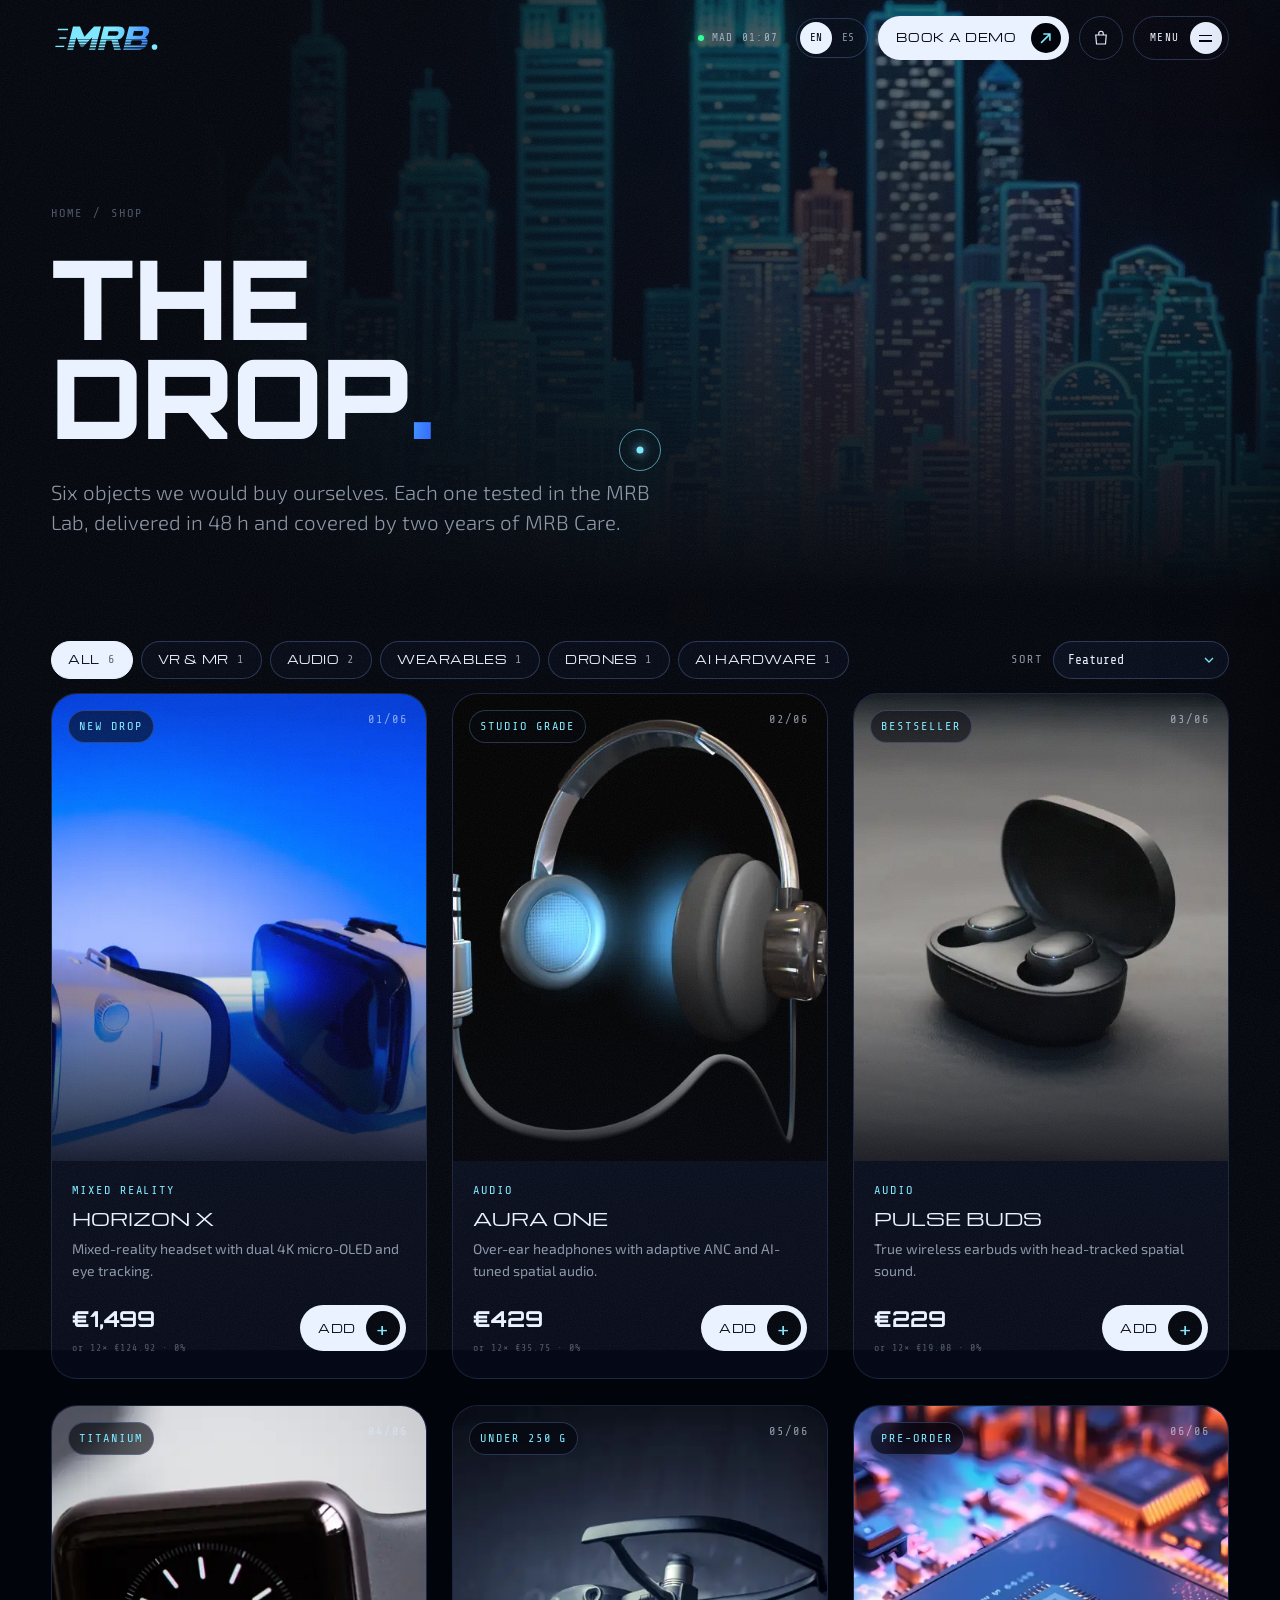
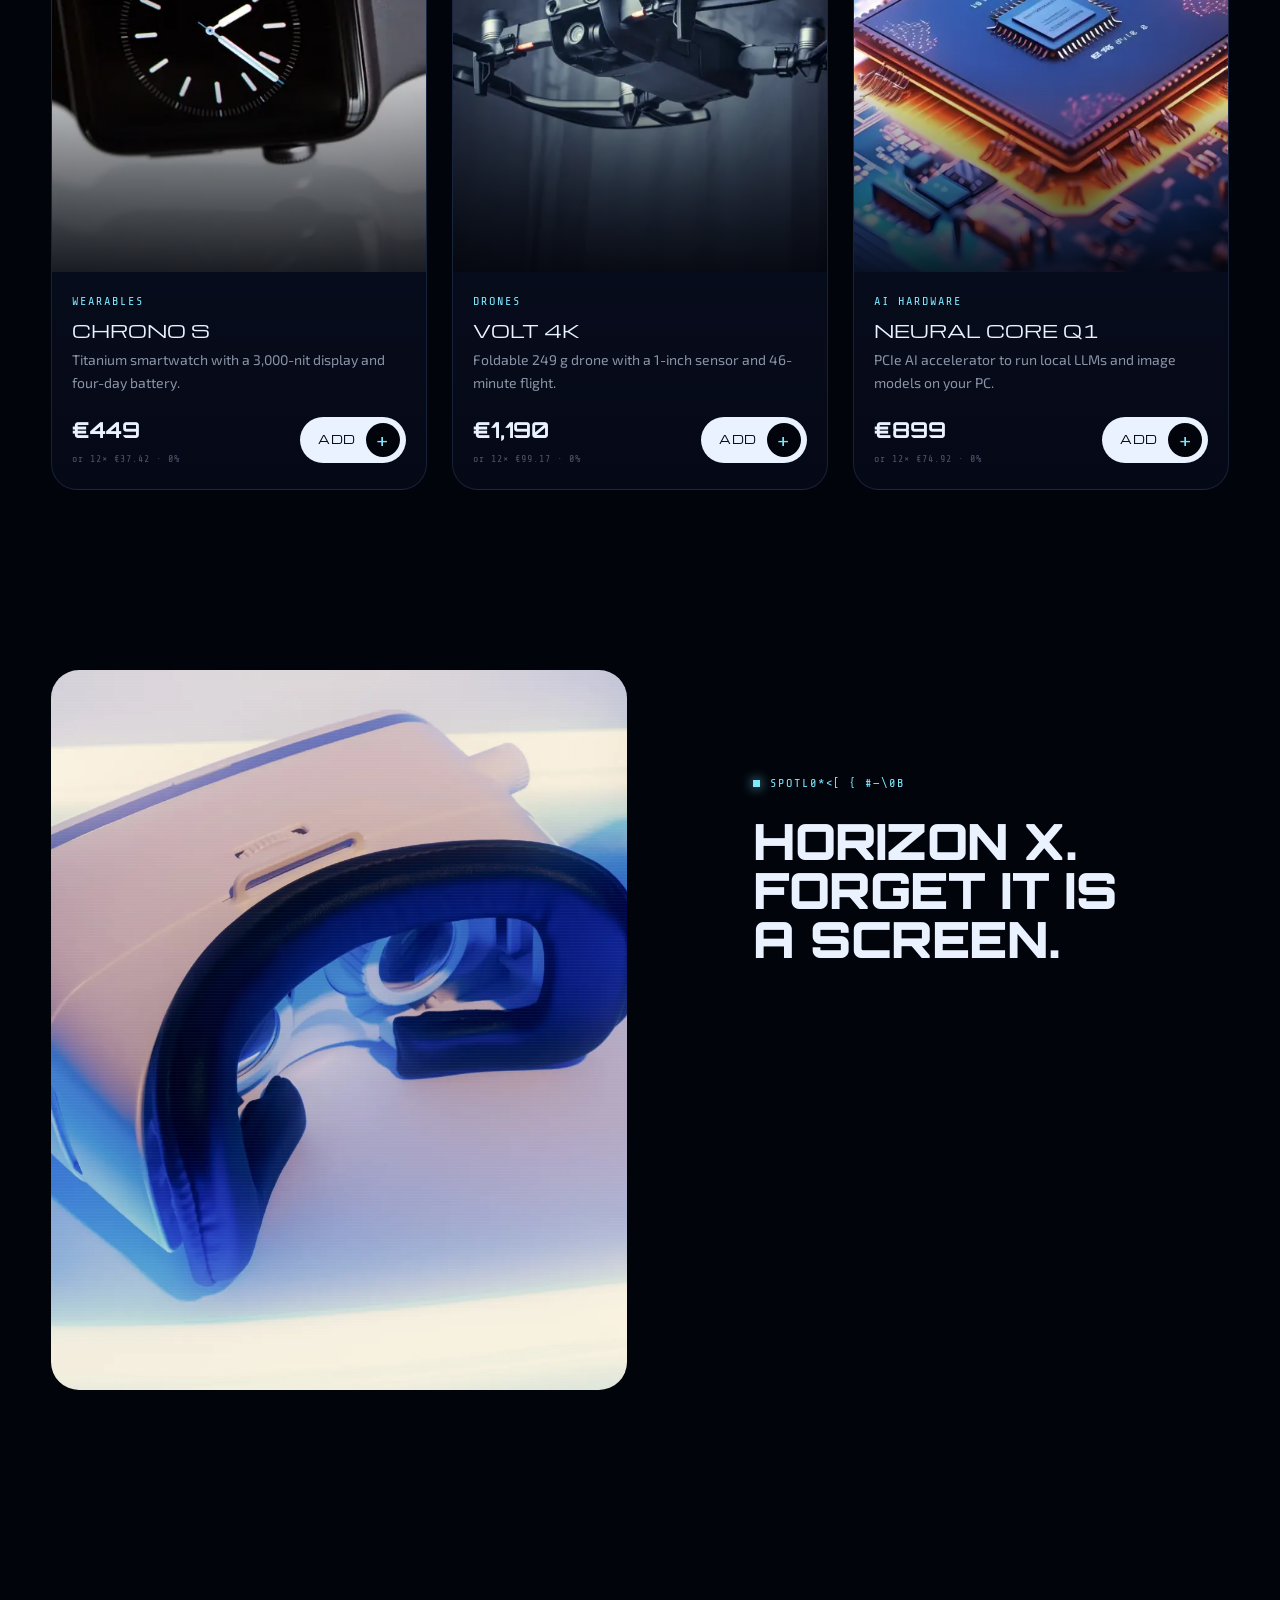
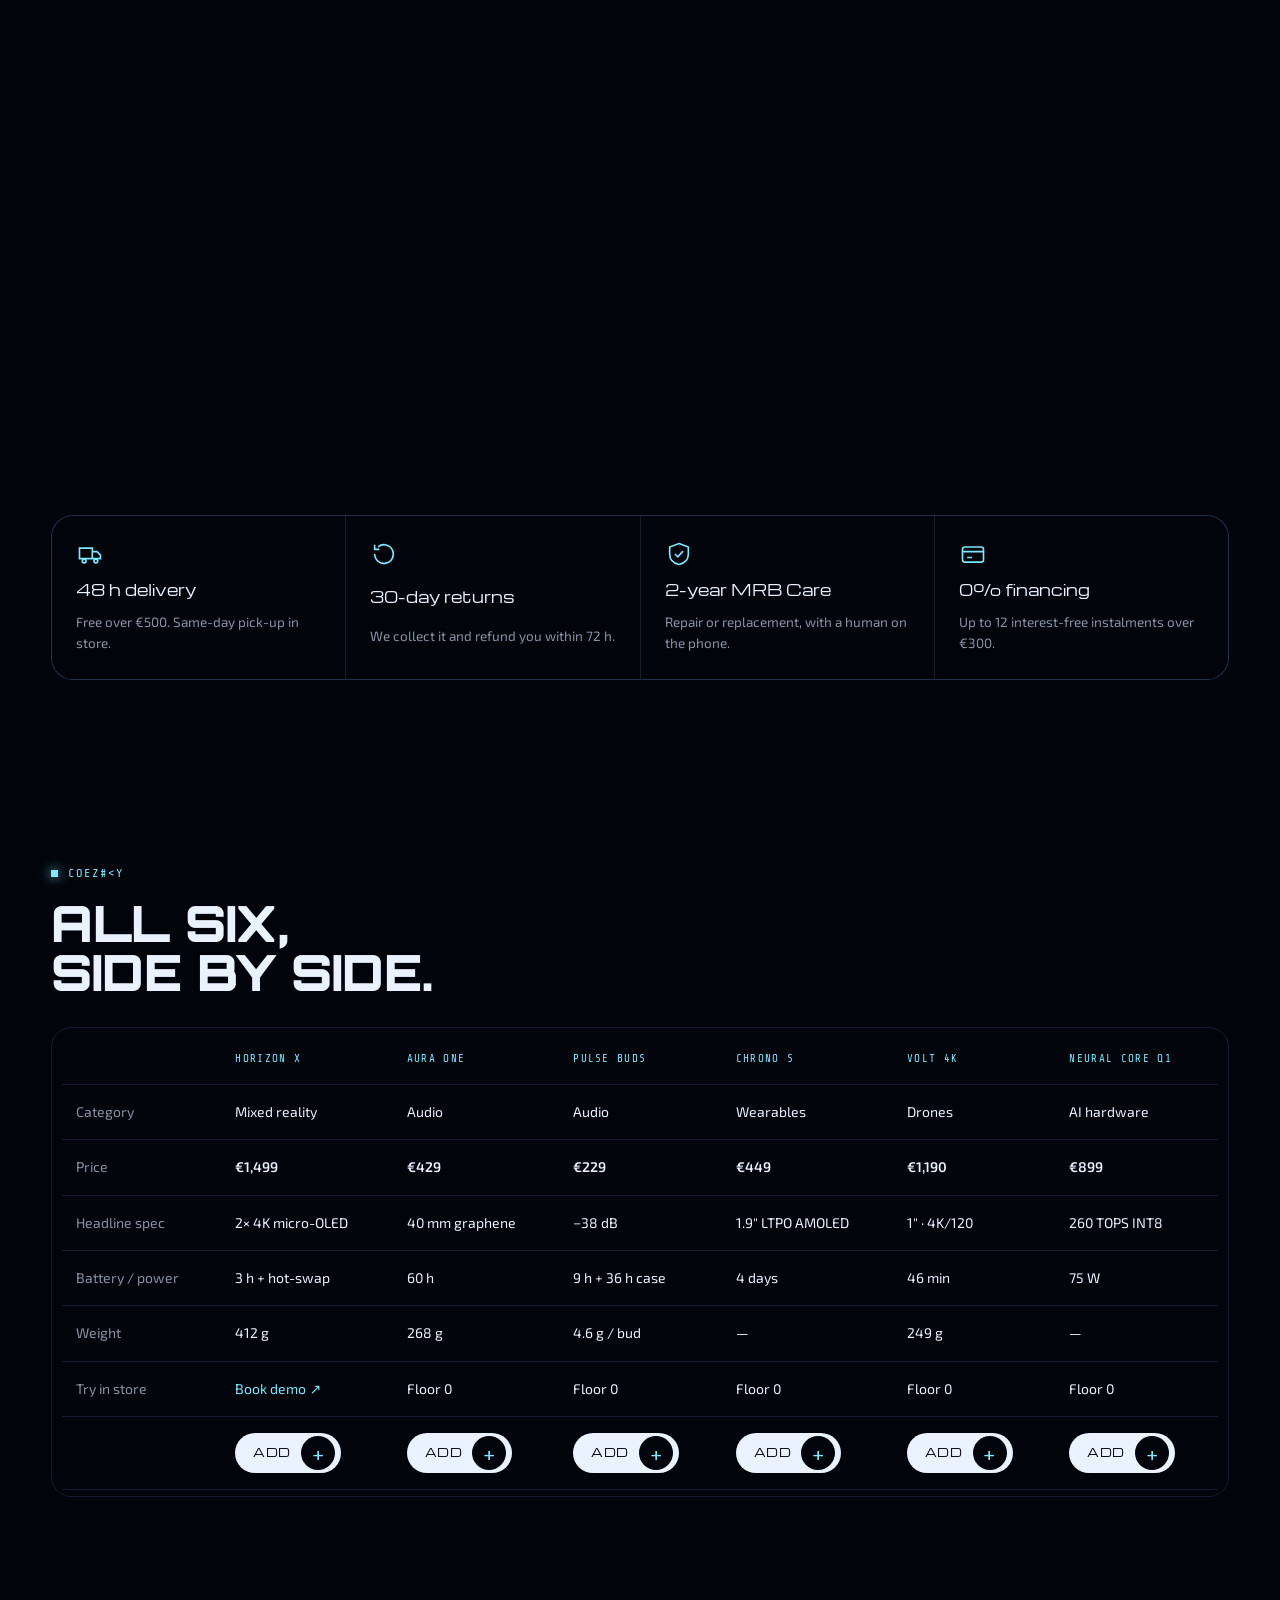
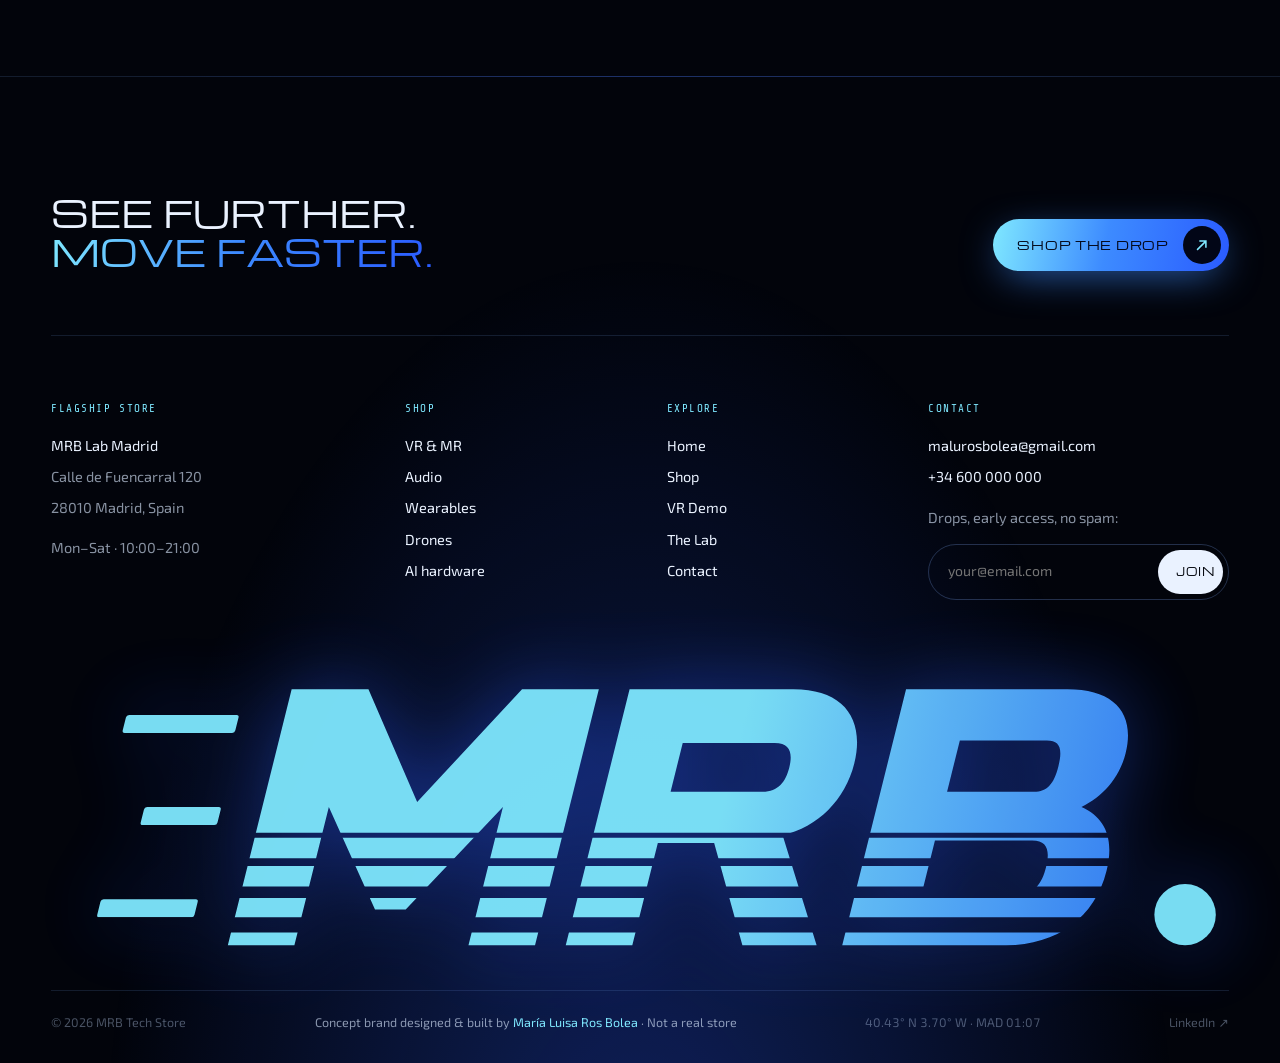
<file: shop.html>
<!doctype html>
<html lang="en">
<head>
<meta charset="utf-8">
<meta name="viewport" content="width=device-width, initial-scale=1, viewport-fit=cover">
<title>Shop the drop — MRB · VR headsets, audio, wearables, drones &amp; AI hardware</title>
<meta name="description" content="Six next-gen objects, tested in the MRB Lab in Madrid: Horizon X mixed-reality headset, Aura One, Pulse Buds, Chrono S, Volt 4K and Neural Core Q1.">
<meta name="theme-color" content="#02040b">
<meta property="og:title" content="MRB — The drop">
<meta property="og:image" content="og.jpg">
<link rel="icon" href="favicon.svg" type="image/svg+xml">
<link rel="apple-touch-icon" href="apple-touch-icon.png">
<style>
/* =========================================================
   MRB — Next-gen tech store · concept site by María Luisa Ros Bolea
   ========================================================= */

/* ---------- Fonts (self-hosted) ---------- */
@font-face{font-family:"Orbitron";src:url(orbitron-latin-600-normal.woff2) format("woff2");font-weight:600;font-display:swap}
@font-face{font-family:"Orbitron";src:url(orbitron-latin-700-normal.woff2) format("woff2");font-weight:700;font-display:swap}
@font-face{font-family:"Orbitron";src:url(orbitron-latin-800-normal.woff2) format("woff2");font-weight:800;font-display:swap}
@font-face{font-family:"Orbitron";src:url(orbitron-latin-900-normal.woff2) format("woff2");font-weight:900;font-display:swap}
@font-face{font-family:"Michroma";src:url(michroma-latin-400-normal.woff2) format("woff2");font-weight:400;font-display:swap}
@font-face{font-family:"Exo 2";src:url(exo-2-latin-300-normal.woff2) format("woff2");font-weight:300;font-display:swap}
@font-face{font-family:"Exo 2";src:url(exo-2-latin-400-normal.woff2) format("woff2");font-weight:400;font-display:swap}
@font-face{font-family:"Exo 2";src:url(exo-2-latin-500-normal.woff2) format("woff2");font-weight:500;font-display:swap}
@font-face{font-family:"Exo 2";src:url(exo-2-latin-600-normal.woff2) format("woff2");font-weight:600;font-display:swap}
@font-face{font-family:"Share Tech Mono";src:url(share-tech-mono-latin-400-normal.woff2) format("woff2");font-weight:400;font-display:swap}

/* ---------- Tokens ---------- */
:root{
  --bg:#02040b; --bg-2:#050a18; --bg-3:#0a1226;
  --ink:#eaf2ff; --dim:rgba(220,234,255,.62); --faint:rgba(200,222,255,.36);
  --line:rgba(130,175,255,.14); --line-2:rgba(130,175,255,.26);
  --blue:#2a5bff; --electric:#3d8bff; --cyan:#7fe8ff; --ice:#cdf5ff; --violet:#8f7bff;
  --grad:linear-gradient(100deg,#7fe8ff 0%,#3d8bff 48%,#2a5bff 100%);
  --grad-soft:linear-gradient(135deg,rgba(127,232,255,.16),rgba(42,91,255,.06));
  --glow:0 0 40px rgba(61,139,255,.45),0 0 120px rgba(42,91,255,.25);
  --f-display:"Orbitron",system-ui,sans-serif;
  --f-wide:"Michroma","Orbitron",system-ui,sans-serif;
  --f-body:"Exo 2",system-ui,sans-serif;
  --f-mono:"Share Tech Mono",ui-monospace,monospace;
  --pad:clamp(18px,4vw,64px);
  --maxw:1560px;
  --ease:cubic-bezier(.22,1,.36,1);
  --ease-in:cubic-bezier(.7,0,.84,0);
  --r:18px;
  --nav-h:76px;
}

/* ---------- Reset ---------- */
*,*::before,*::after{box-sizing:border-box}
html{background:var(--bg);color:var(--ink);-webkit-text-size-adjust:100%;scrollbar-color:var(--blue) var(--bg)}
body{margin:0;font-family:var(--f-body);font-weight:400;font-size:clamp(15px,1.05vw,17px);line-height:1.6;background:var(--bg);overflow-x:hidden;-webkit-font-smoothing:antialiased}
img,video,canvas,svg{display:block;max-width:100%}
a{color:inherit;text-decoration:none}
button,input,select,textarea{font:inherit;color:inherit}
button{cursor:pointer;background:none;border:0;padding:0}
ul,ol{list-style:none;margin:0;padding:0}
h1,h2,h3,h4,p{margin:0}
::selection{background:var(--blue);color:#fff}
:focus-visible{outline:2px solid var(--cyan);outline-offset:3px;border-radius:6px}
[hidden]{display:none!important}
.sr-only{position:absolute!important;width:1px;height:1px;overflow:hidden;clip:rect(0 0 0 0);white-space:nowrap}
.skip{position:fixed;left:12px;top:-60px;z-index:999;background:var(--blue);padding:10px 16px;border-radius:10px;transition:top .3s}
.skip:focus{top:12px}

/* lenis */
html.lenis,html.lenis body{height:auto}
.lenis.lenis-smooth{scroll-behavior:auto!important}
.lenis.lenis-stopped{overflow:hidden}

/* ---------- Texture: film grain + scanlines ---------- */
body::after{content:"";position:fixed;inset:-50%;z-index:90;pointer-events:none;opacity:.07;
  background-image:url("data:image/svg+xml,%3Csvg xmlns='http://www.w3.org/2000/svg' width='220' height='220'%3E%3Cfilter id='n'%3E%3CfeTurbulence type='fractalNoise' baseFrequency='.85' numOctaves='3' stitchTiles='stitch'/%3E%3CfeColorMatrix values='0 0 0 0 1  0 0 0 0 1  0 0 0 0 1  0 0 0 .9 0'/%3E%3C/filter%3E%3Crect width='100%25' height='100%25' filter='url(%23n)'/%3E%3C/svg%3E");
  animation:grain 1.2s steps(6) infinite}
@keyframes grain{0%{transform:translate(0,0)}20%{transform:translate(-3%,2%)}40%{transform:translate(2%,-3%)}60%{transform:translate(-2%,-1%)}80%{transform:translate(3%,3%)}100%{transform:translate(0,0)}}
.scan{position:absolute;inset:0;pointer-events:none;background:repeating-linear-gradient(0deg,rgba(127,232,255,.035) 0 1px,transparent 1px 3px);mix-blend-mode:screen}

/* ---------- Layout ---------- */
.wrap{width:100%;max-width:var(--maxw);margin:0 auto;padding:0 var(--pad)}
.section{position:relative;padding:clamp(90px,14vw,200px) 0}
.grid{display:grid;grid-template-columns:repeat(12,1fr);gap:clamp(16px,2vw,32px)}
.between{display:flex;justify-content:space-between;align-items:center;gap:20px;flex-wrap:wrap}
.row{display:flex;gap:12px;flex-wrap:wrap;align-items:center}
.stack>*+*{margin-top:var(--s,24px)}
.dim{color:var(--dim)} .faint{color:var(--faint)}
.acc{background:var(--grad);-webkit-background-clip:text;background-clip:text;color:transparent}
.tnum{font-variant-numeric:tabular-nums}
.measure{max-width:56ch}
@media(max-width:900px){.grid{grid-template-columns:1fr}.grid>*{grid-column:1/-1!important}}

/* ---------- Type ---------- */
.f-display{font-family:var(--f-display);font-weight:800;letter-spacing:-.01em;line-height:.92}
.t-mega{font-size:clamp(54px,11.2vw,210px)}
.t-display{font-size:clamp(46px,8vw,150px)}
.t-h1{font-size:clamp(40px,6.2vw,112px)}
.t-h2{font-size:clamp(34px,4.6vw,80px)}
.t-h3{font-size:clamp(22px,2.4vw,40px);letter-spacing:-.03em;line-height:1}
.t-h4{font-size:clamp(18px,1.5vw,26px);letter-spacing:-.025em;line-height:1.1}
.t-lead{font-size:clamp(18px,1.6vw,26px);line-height:1.45;font-weight:300}
.t-nano,.label{font-family:var(--f-mono);font-size:12px;letter-spacing:.16em;text-transform:uppercase;font-weight:500}
.t-micro{font-size:12.5px}
.label{display:inline-flex;align-items:center;gap:10px;color:var(--cyan)}
.label::before{content:"";width:7px;height:7px;background:var(--cyan);box-shadow:0 0 12px var(--cyan);animation:blink 1.6s steps(2) infinite}
@keyframes blink{50%{opacity:.15}}
.outline{-webkit-text-stroke:1.5px rgba(205,245,255,.7);color:transparent}

/* split words reveal */
.w{display:inline-block;overflow:hidden;vertical-align:top;padding:.04em .02em .12em;margin:-.04em -.02em -.12em}
.wi{display:inline-block;transform:translate3d(0,112%,0) rotate(4deg);transform-origin:0 100%;transition:transform 1.1s var(--ease);transition-delay:calc(var(--i,0) * 55ms + var(--d,0ms))}
.is-in .wi,.wi.is-in{transform:none}
html:not(.js) .wi{transform:none}
.ch{display:inline-block}

/* fade reveal */
[data-rv]{opacity:0;transform:translateY(34px);transition:opacity 1s var(--ease),transform 1.2s var(--ease);transition-delay:var(--rv-delay,0ms)}
[data-rv].is-in{opacity:1;transform:none}
html:not(.js) [data-rv]{opacity:1;transform:none}

/* scramble text */
[data-scramble]{display:inline-block}

/* ---------- Loader veil ---------- */
.veil{position:fixed;inset:0;z-index:200;background:var(--bg);display:grid;place-items:center;transition:clip-path 1.1s var(--ease),visibility 0s 1.2s;clip-path:inset(0 0 0 0)}
.veil__logo{width:min(320px,58vw);opacity:.95;animation:veilPulse 1.4s ease-in-out infinite}
@keyframes veilPulse{50%{opacity:.55;filter:drop-shadow(0 0 30px rgba(61,139,255,.7))}}
.veil__n{position:absolute;right:var(--pad);bottom:clamp(16px,4vw,48px);font-family:var(--f-display);font-weight:800;font-size:clamp(60px,12vw,190px);letter-spacing:-.01em;line-height:.8}
.veil__n::after{content:"%";font-size:.3em;vertical-align:top;color:var(--cyan);margin-left:.1em}
.veil__bar{position:absolute;left:0;bottom:0;height:3px;width:100%;transform-origin:0 50%;transform:scaleX(var(--p,0));background:var(--grad);box-shadow:var(--glow)}
.veil__meta{position:absolute;left:var(--pad);bottom:clamp(20px,4vw,52px);color:var(--dim)}
html.ld-done .veil{clip-path:inset(0 0 100% 0);visibility:hidden}
html:not(.js) .veil{display:none}

/* ---------- Cursor ---------- */
.cursor{position:fixed;left:0;top:0;z-index:300;pointer-events:none;display:none}
.cursor__dot{position:fixed;left:0;top:0;width:7px;height:7px;border-radius:50%;background:var(--cyan);box-shadow:0 0 10px var(--cyan)}
.cursor__ring{position:fixed;left:0;top:0;width:42px;height:42px;border-radius:50%;border:1px solid rgba(127,232,255,.6);transition:width .35s var(--ease),height .35s var(--ease),background .3s,border-color .3s}
.cursor__lab{position:fixed;left:0;top:0;font-family:var(--f-mono);font-size:10px;letter-spacing:.14em;text-transform:uppercase;color:#021;font-weight:500;opacity:0;transition:opacity .2s;white-space:nowrap}
.cursor.has-lab .cursor__ring{width:86px;height:86px;background:var(--grad);border-color:transparent;box-shadow:var(--glow)}
.cursor.has-lab .cursor__dot{opacity:0}
.cursor.has-lab .cursor__lab{opacity:1}
.cursor.is-hover .cursor__ring{width:64px;height:64px}
@media(hover:hover) and (pointer:fine){.cursor{display:block}}

/* ---------- Nav ---------- */
.nav{position:fixed;inset:0 0 auto 0;z-index:120;height:var(--nav-h);display:flex;align-items:center;transition:transform .6s var(--ease),background .4s,backdrop-filter .4s}
.nav.is-scrolled{background:rgba(2,4,11,.55);backdrop-filter:blur(14px) saturate(140%);-webkit-backdrop-filter:blur(14px) saturate(140%);border-bottom:1px solid var(--line)}
.nav.is-hidden{transform:translateY(-110%)}
.nav__in{display:flex;align-items:center;justify-content:space-between;gap:18px}
.logo{display:block;width:clamp(96px,8vw,124px);transition:filter .3s}
.logo:hover{filter:drop-shadow(0 0 16px rgba(61,139,255,.8))}
.nav__end{display:flex;align-items:center;gap:10px}
.nav__time{display:flex;align-items:center;gap:8px;font-family:var(--f-mono);font-size:11px;letter-spacing:.12em;color:var(--dim);margin-right:8px}
.nav__dot{width:6px;height:6px;border-radius:50%;background:#33ff9f;box-shadow:0 0 10px #33ff9f;animation:blink 2s infinite}
.lang{display:flex;border:1px solid var(--line-2);border-radius:99px;padding:3px;font-family:var(--f-mono);font-size:11px;letter-spacing:.1em}
.lang button{padding:7px 10px;border-radius:99px;color:var(--dim);transition:.3s}
.lang button[aria-pressed="true"]{background:var(--ink);color:var(--bg)}
.icon-btn{position:relative;width:44px;height:44px;border-radius:50%;border:1px solid var(--line-2);display:grid;place-items:center;transition:background .3s,border-color .3s}
.icon-btn:hover{background:rgba(61,139,255,.15);border-color:var(--electric)}
.icon-btn svg{width:18px;height:18px}
.cart-count{position:absolute;top:-4px;right:-4px;min-width:20px;height:20px;padding:0 5px;border-radius:99px;background:var(--grad);color:#021;font-family:var(--f-mono);font-size:10.5px;font-weight:500;display:grid;place-items:center;transform:scale(0);transition:transform .4s var(--ease)}
.cart-count.has{transform:scale(1)}
.cart-count.bump{animation:bump .5s var(--ease)}
@keyframes bump{40%{transform:scale(1.5)}}
.menu-btn{display:flex;align-items:center;gap:10px;height:44px;padding:0 6px 0 16px;border-radius:99px;border:1px solid var(--line-2);font-family:var(--f-mono);font-size:11px;letter-spacing:.14em;text-transform:uppercase}
.menu-btn__i{width:32px;height:32px;border-radius:50%;background:var(--ink);display:grid;place-content:center;gap:4px}
.menu-btn__i i{display:block;width:13px;height:1.5px;background:var(--bg);transition:transform .4s var(--ease)}
.menu-open .menu-btn__i i:first-child{transform:translateY(2.75px) rotate(45deg)}
.menu-open .menu-btn__i i:last-child{transform:translateY(-2.75px) rotate(-45deg)}
@media(max-width:1000px){.nav__time,.nav .btn--nav{display:none}}
@media(max-width:560px){.menu-btn__t{display:none}.menu-btn{padding:0 5px}.lang button{padding:7px 8px}}

/* ---------- Buttons ---------- */
.btn{--h:52px;position:relative;display:inline-flex;align-items:center;gap:14px;height:var(--h);padding:0 8px 0 24px;border-radius:99px;font-weight:500;font-size:14.5px;white-space:nowrap;overflow:hidden;isolation:isolate;transition:transform .5s var(--ease),box-shadow .4s,background .3s,border-color .3s}
.btn--sm{--h:44px;padding-left:18px;font-size:13.5px}
.btn__ico{width:calc(var(--h) - 14px);height:calc(var(--h) - 14px);border-radius:50%;display:grid;place-items:center;transition:transform .5s var(--ease)}
.btn__ico svg{width:11px;height:11px}
.btn:hover .btn__ico{transform:rotate(45deg)}
.btn--primary{background:var(--grad);color:#020617;box-shadow:0 10px 40px -10px rgba(61,139,255,.8)}
.btn--primary .btn__ico{background:#020617;color:var(--cyan)}
.btn--primary::after{content:"";position:absolute;inset:0;z-index:-1;background:linear-gradient(110deg,transparent 30%,rgba(255,255,255,.65) 50%,transparent 70%);transform:translateX(-120%);transition:transform .9s var(--ease)}
.btn--primary:hover::after{transform:translateX(120%)}
.btn--primary:hover{box-shadow:0 14px 60px -8px rgba(61,139,255,1)}
.btn--ghost{border:1px solid var(--line-2);background:rgba(10,18,38,.4);backdrop-filter:blur(8px)}
.btn--ghost .btn__ico{background:var(--ink);color:var(--bg)}
.btn--ghost:hover{border-color:var(--cyan);background:rgba(61,139,255,.12)}
.btn--light{background:var(--ink);color:var(--bg)}
.btn--light .btn__ico{background:var(--bg);color:var(--cyan)}
.btn--block{width:100%;justify-content:space-between}
.btn[disabled]{opacity:.4;pointer-events:none}
.roll{position:relative;display:block;overflow:hidden;height:1.4em;line-height:1.4em}
.roll>span{display:block;transition:transform .55s var(--ease)}
.btn:hover .roll>span,.link:hover .roll>span{transform:translateY(-100%)}
.link{position:relative;display:inline-flex;align-items:center;gap:8px;transition:color .3s}
.link:hover{color:var(--cyan)}
.link--under::after{content:"";position:absolute;left:0;bottom:-4px;height:1px;width:100%;background:currentColor;transform-origin:right;transform:scaleX(1);transition:transform .6s var(--ease)}
.link--under:hover::after{animation:under .8s var(--ease)}
@keyframes under{0%{transform:scaleX(1);transform-origin:right}49%{transform:scaleX(0);transform-origin:right}50%{transform-origin:left}100%{transform:scaleX(1);transform-origin:left}}
.arrow{width:10px;height:10px}
.chip{display:inline-flex;align-items:center;gap:8px;height:38px;padding:0 16px;border-radius:99px;border:1px solid var(--line-2);font-size:13px;transition:.3s;background:rgba(10,18,38,.35)}
.chip:hover{border-color:var(--electric)}
.chip[aria-pressed="true"],.chip.is-on{background:var(--ink);color:var(--bg);border-color:var(--ink)}

/* ---------- Menu overlay ---------- */
.menu{position:fixed;inset:0;z-index:110;visibility:hidden;pointer-events:none}
.menu__bg{position:absolute;inset:0;background:var(--bg);clip-path:circle(0% at calc(100% - 60px) 38px);transition:clip-path 1s var(--ease)}
.menu-open .menu{visibility:visible;pointer-events:auto}
.menu-open .menu__bg{clip-path:circle(150% at calc(100% - 60px) 38px)}
.menu__blob{position:absolute;width:70vmax;height:70vmax;right:-20vmax;bottom:-30vmax;border-radius:50%;background:radial-gradient(circle,rgba(42,91,255,.55),rgba(127,232,255,.12) 45%,transparent 70%);filter:blur(40px);animation:drift 14s ease-in-out infinite alternate}
@keyframes drift{to{transform:translate(-12vmax,-10vmax) scale(1.15)}}
.menu__in{position:relative;height:100%;display:flex;flex-direction:column;justify-content:space-between;padding-top:calc(var(--nav-h) + 4vh);padding-bottom:28px}
.menu__grid{display:grid;grid-template-columns:2fr 1fr;gap:40px;align-items:end}
.menu__links a{display:flex;align-items:flex-start;gap:14px;font-family:var(--f-display);font-weight:800;letter-spacing:-.01em;line-height:1;font-size:clamp(40px,7.4vw,120px);padding:.04em 0;color:var(--ink)}
.menu__links a sup{font-family:var(--f-mono);font-size:12px;letter-spacing:.1em;color:var(--cyan);margin-top:.8em;font-weight:400}
.menu__links .ml{display:inline-block;overflow:hidden}
.menu__links .ml>span{display:inline-block;transform:translateY(105%);transition:transform .9s var(--ease),color .3s}
.menu-open .menu__links .ml>span{transform:none}
.menu__links li:nth-child(1) .ml>span{transition-delay:.15s}.menu__links li:nth-child(2) .ml>span{transition-delay:.2s}.menu__links li:nth-child(3) .ml>span{transition-delay:.25s}.menu__links li:nth-child(4) .ml>span{transition-delay:.3s}.menu__links li:nth-child(5) .ml>span{transition-delay:.35s}
.menu__links a:hover .ml>span,.menu__links a[aria-current] .ml>span{background:var(--grad);-webkit-background-clip:text;background-clip:text;color:transparent}
.menu__side{display:grid;gap:24px;opacity:0;transform:translateY(20px);transition:.8s var(--ease) .35s}
.menu-open .menu__side{opacity:1;transform:none}
.menu__side ul{display:grid;gap:8px}
.menu__foot{display:flex;justify-content:space-between;align-items:center;flex-wrap:wrap;gap:16px;border-top:1px solid var(--line);padding-top:20px;opacity:0;transition:opacity .6s .4s}
.menu-open .menu__foot{opacity:1}
@media(max-width:800px){.menu__grid{grid-template-columns:1fr}.menu__side{display:none}}

/* ---------- Starfield / bg canvas ---------- */
.sf{position:fixed;inset:0;z-index:-1;width:100%;height:100%;pointer-events:none;opacity:.9}

/* ---------- HERO ---------- */
.hero{position:relative;min-height:100svh;display:flex;align-items:flex-end;padding:calc(var(--nav-h) + 20px) 0 clamp(26px,4vw,48px);overflow:hidden;isolation:isolate}
.hero__3d{position:absolute;inset:0;z-index:-1}
.hero__3d canvas{width:100%!important;height:100%!important}
.hero__fallback{position:absolute;right:4vw;top:50%;width:min(46vw,620px);transform:translateY(-50%);border-radius:30px;opacity:0;transition:opacity 1s;-webkit-mask:radial-gradient(closest-side,#000 60%,transparent);mask:radial-gradient(closest-side,#000 60%,transparent)}
.no-webgl .hero__fallback{opacity:.9}
.hero__orb{position:absolute;width:80vmax;height:80vmax;right:-25vmax;top:-20vmax;z-index:-2;border-radius:50%;background:radial-gradient(circle,rgba(42,91,255,.42),rgba(127,232,255,.08) 40%,transparent 66%);filter:blur(10px);pointer-events:none}
.hero__grid{position:absolute;inset:auto 0 0 0;height:46vh;z-index:-2;background:linear-gradient(transparent,var(--bg)),repeating-linear-gradient(90deg,rgba(127,232,255,.09) 0 1px,transparent 1px 80px),repeating-linear-gradient(0deg,rgba(127,232,255,.09) 0 1px,transparent 1px 80px);transform:perspective(500px) rotateX(62deg);transform-origin:50% 100%;-webkit-mask:linear-gradient(transparent,#000 70%);mask:linear-gradient(transparent,#000 70%);animation:gridMove 3s linear infinite}
@keyframes gridMove{to{background-position:0 0,0 0,0 80px}}
.hero__title{font-family:var(--f-display);font-weight:900;letter-spacing:-.01em;line-height:.86;font-size:clamp(58px,12.4vw,236px);filter:drop-shadow(0 0 50px rgba(42,91,255,.35))}
.hero__title .dot{color:var(--cyan)}
.hero__claim{margin-top:clamp(14px,2vw,28px);font-family:var(--f-display);font-weight:700;letter-spacing:-.01em;line-height:1;font-size:clamp(22px,3vw,52px)}
.hero__claim .o{-webkit-text-stroke:1.2px var(--cyan);color:transparent}
.hero__cta{margin-top:clamp(22px,3vw,40px)}
.hero__foot{margin-top:clamp(30px,6vh,70px);display:flex;justify-content:space-between;align-items:center;color:var(--dim);gap:20px;flex-wrap:wrap}
.scroll-cue{display:inline-flex;align-items:center;gap:12px}
.scroll-cue i{position:relative;width:1px;height:44px;background:var(--line-2);overflow:hidden}
.scroll-cue i::after{content:"";position:absolute;left:0;top:-50%;width:100%;height:50%;background:var(--cyan);animation:cue 1.8s var(--ease) infinite}
@keyframes cue{to{top:100%}}
.hero__tag{position:absolute;right:var(--pad);bottom:clamp(90px,14vh,150px);width:min(310px,80vw);padding:16px;border-radius:20px;background:rgba(8,14,32,.55);border:1px solid var(--line-2);backdrop-filter:blur(16px);-webkit-backdrop-filter:blur(16px);display:grid;grid-template-columns:72px 1fr;gap:14px;align-items:center;box-shadow:0 30px 80px -20px rgba(0,0,0,.6)}
.hero__tag img{width:72px;height:72px;object-fit:cover;border-radius:12px}
.hero__tag b{display:block;font-family:var(--f-display);font-weight:700;letter-spacing:-.01em;font-size:15px}
.hero__tag .live{display:inline-flex;align-items:center;gap:6px;color:var(--cyan)}
.hero__tag .live::before{content:"";width:6px;height:6px;border-radius:50%;background:var(--cyan);animation:blink 1.2s infinite}
.hero__hud{position:absolute;left:var(--pad);top:calc(var(--nav-h) + 6vh);display:grid;gap:6px;color:var(--faint)}
@media(max-width:820px){.hero__tag{top:auto;bottom:auto;position:relative;right:auto;margin-bottom:28px}.hero__hud{display:none}}

/* ---------- Statement (scrub) ---------- */
.statement__text{font-family:var(--f-display);font-weight:700;letter-spacing:-.01em;line-height:1.02;font-size:clamp(32px,5vw,88px)}
.statement__text .sw{display:inline-block;opacity:.14;transition:opacity .2s}
.rot{position:relative;display:inline-grid;vertical-align:bottom;overflow:hidden;height:1.06em}
.rot__i{grid-area:1/1;white-space:nowrap;transform:translateY(105%);transition:transform .8s var(--ease)}
.rot__i.is-on{transform:none}
.rot__i.is-out{transform:translateY(-105%)}
.statement__sub{display:flex;flex-wrap:wrap;gap:10px 28px;color:var(--dim)}
.statement__sub span{display:inline-flex;align-items:center;gap:10px}
.statement__sub span::before{content:"";width:16px;height:1px;background:var(--cyan)}
.floaters{position:absolute;inset:0;pointer-events:none;z-index:-1}
.floater{position:absolute;width:clamp(80px,9vw,150px);aspect-ratio:4/5;border-radius:16px;overflow:hidden;box-shadow:0 30px 60px -20px rgba(0,0,0,.8),0 0 0 1px var(--line-2);opacity:.85}
.floater img{width:100%;height:100%;object-fit:cover}

/* ---------- Depth (pinned image) ---------- */
.depth{position:relative;height:280vh}
.depth__stage{position:sticky;top:0;height:100vh;overflow:hidden;display:grid;place-items:center}
.depth__media{position:absolute;inset:0;will-change:clip-path}
.depth__media img{width:100%;height:100%;object-fit:cover;will-change:transform;object-position:50% var(--fy,50%)}
.depth__media::after{content:"";position:absolute;inset:0;background:radial-gradient(ellipse at center,transparent 30%,rgba(2,4,11,.75) 100%),linear-gradient(180deg,rgba(2,4,11,.2),rgba(2,4,11,.55))}
.depth__strips{position:absolute;inset:0;display:grid;grid-template-columns:repeat(10,1fr);z-index:2;pointer-events:none}
.depth__strips i{background:var(--bg);transform-origin:50% 0;transform:scaleY(var(--s,0))}
.depth__title{position:relative;z-index:3;text-align:center;font-family:var(--f-display);font-weight:900;letter-spacing:-.01em;line-height:.88;font-size:clamp(58px,13vw,240px);filter:drop-shadow(0 10px 40px rgba(0,0,0,.6))}
.depth__meta{position:absolute;z-index:3;left:var(--pad);right:var(--pad);top:calc(var(--nav-h) + 20px);display:flex;justify-content:space-between;color:var(--dim)}
.depth__cap{position:absolute;z-index:3;left:var(--pad);right:var(--pad);bottom:28px;display:flex;justify-content:space-between;color:var(--dim)}
.depth__hud{position:absolute;inset:12%;z-index:3;pointer-events:none;border:1px solid rgba(127,232,255,.0)}
.depth__hud span{position:absolute;width:26px;height:26px;border-color:var(--cyan);border-style:solid;opacity:.8}
.depth__hud span:nth-child(1){left:0;top:0;border-width:1px 0 0 1px}.depth__hud span:nth-child(2){right:0;top:0;border-width:1px 1px 0 0}.depth__hud span:nth-child(3){left:0;bottom:0;border-width:0 0 1px 1px}.depth__hud span:nth-child(4){right:0;bottom:0;border-width:0 1px 1px 0}

/* ---------- Worlds (categories, sticky list) ---------- */
.fv__grid{display:grid;grid-template-columns:1.05fr 1fr;gap:clamp(30px,5vw,90px);align-items:start}
.fv__head{position:sticky;top:calc(var(--nav-h) + 30px)}
.fv__list{border-top:1px solid var(--line)}
.srow{position:relative;display:grid;grid-template-columns:54px 1fr auto;gap:8px 20px;align-items:center;padding:26px 0;border-bottom:1px solid var(--line);transition:padding .5s var(--ease)}
.srow::before{content:"";position:absolute;inset:0 -20px;z-index:-1;border-radius:16px;background:var(--grad-soft);opacity:0;transition:opacity .4s}
.srow:hover,.srow.is-on{padding-left:14px}
.srow:hover::before,.srow.is-on::before{opacity:1}
.srow__n{color:var(--cyan)}
.srow__t{font-family:var(--f-display);font-weight:700;letter-spacing:-.01em;font-size:clamp(22px,2.3vw,38px);line-height:1}
.srow__d{grid-column:2/3;color:var(--dim);font-size:14.5px;max-width:48ch}
.srow__go{grid-row:1/3;grid-column:3;width:46px;height:46px;border-radius:50%;border:1px solid var(--line-2);display:grid;place-items:center;transition:.4s var(--ease)}
.srow:hover .srow__go{background:var(--ink);color:var(--bg);transform:rotate(45deg)}
.fv__show{position:relative;aspect-ratio:4/5;border-radius:28px;overflow:hidden;margin-top:28px;box-shadow:0 40px 100px -30px rgba(42,91,255,.5),0 0 0 1px var(--line-2)}
.fv__show img{position:absolute;inset:0;width:100%;height:100%;object-fit:cover;opacity:0;transform:scale(1.12);transition:opacity .7s var(--ease),transform 1.4s var(--ease)}
.fv__show img.is-on{opacity:1;transform:scale(1)}
.fv__show .fv__n{position:absolute;left:22px;bottom:14px;z-index:2;font-family:var(--f-display);font-weight:900;font-size:clamp(70px,9vw,150px);letter-spacing:-.01em;line-height:.8;color:transparent;-webkit-text-stroke:1.5px rgba(205,245,255,.85)}
@media(max-width:900px){.fv__grid{grid-template-columns:1fr}.fv__head{position:relative;top:0}.fv__show{display:none}}

/* ---------- Marquee ---------- */
.mq{overflow:hidden;padding:clamp(20px,3vw,40px) 0;border-block:1px solid var(--line);cursor:grab;user-select:none;background:linear-gradient(90deg,var(--bg),transparent 12%,transparent 88%,var(--bg))}
.mq:active{cursor:grabbing}
.mq__track{display:flex;align-items:center;gap:clamp(24px,3vw,56px);width:max-content;will-change:transform}
.mq__track span{font-family:var(--f-display);font-weight:800;letter-spacing:-.01em;font-size:clamp(44px,7.5vw,130px);line-height:1;white-space:nowrap}
.mq__track span:nth-child(4n+3){-webkit-text-stroke:1.5px var(--cyan);color:transparent}
.mq__dot{width:clamp(18px,2.4vw,40px);aspect-ratio:1;border-radius:50%;background:var(--grad);box-shadow:var(--glow);flex:none}

/* ---------- Product cards ---------- */
.pcard{position:relative;display:flex;flex-direction:column;border-radius:26px;overflow:hidden;background:linear-gradient(180deg,rgba(14,24,52,.7),rgba(6,10,24,.9));border:1px solid var(--line);transition:border-color .4s,transform .6s var(--ease),box-shadow .5s;transform-style:preserve-3d}
.pcard:hover{border-color:rgba(127,232,255,.45);box-shadow:0 30px 90px -30px rgba(42,91,255,.7)}
.pcard__media{position:relative;aspect-ratio:4/5;overflow:hidden;background:var(--bg-3)}
.pcard__media img{position:absolute;inset:0;width:100%;height:100%;object-fit:cover;transition:opacity .7s var(--ease),transform 1.2s var(--ease)}
.pcard__media img+img{opacity:0;transform:scale(1.08)}
.pcard:hover .pcard__media img:first-child{transform:scale(1.06)}
.pcard:hover .pcard__media img+img{opacity:1;transform:scale(1)}
.pcard__media::after{content:"";position:absolute;inset:0;background:linear-gradient(180deg,transparent 55%,rgba(2,4,11,.85));pointer-events:none}
.pcard__shine{position:absolute;inset:0;z-index:2;pointer-events:none;background:radial-gradient(400px circle at var(--mx,50%) var(--my,50%),rgba(127,232,255,.22),transparent 45%);opacity:0;transition:opacity .3s}
.pcard:hover .pcard__shine{opacity:1}
.pcard__badge{position:absolute;left:16px;top:16px;z-index:3;padding:6px 10px;border-radius:99px;background:rgba(2,4,11,.6);backdrop-filter:blur(8px);border:1px solid var(--line-2);color:var(--cyan)}
.pcard__no{position:absolute;right:18px;top:16px;z-index:3;color:var(--dim)}
.pcard__body{position:relative;padding:20px 20px 22px;display:grid;gap:10px;flex:1}
.pcard__cat{color:var(--cyan)}
.pcard__name{font-family:var(--f-display);font-weight:800;letter-spacing:-.01em;font-size:clamp(22px,1.9vw,30px);line-height:1}
.pcard__desc{color:var(--dim);font-size:14px}
.pcard__foot{display:flex;justify-content:space-between;align-items:center;margin-top:auto;padding-top:8px;gap:10px}
.price{font-family:var(--f-display);font-weight:700;letter-spacing:-.01em;font-size:22px}
.price small{display:block;font-family:var(--f-mono);font-size:10px;letter-spacing:.1em;color:var(--faint);font-weight:400;margin-top:4px}
.add{display:inline-flex;align-items:center;gap:10px;height:46px;padding:0 6px 0 18px;border-radius:99px;background:var(--ink);color:var(--bg);font-weight:500;font-size:13.5px;transition:.3s}
.add i{width:34px;height:34px;border-radius:50%;background:var(--bg);color:var(--cyan);display:grid;place-items:center;font-style:normal;font-size:18px;transition:transform .4s var(--ease)}
.add:hover{background:var(--cyan)}
.add:hover i{transform:rotate(90deg)}
.add.is-added{background:#33ff9f}

/* horizontal drop rail */
.drop{position:relative}
.drop__pin{height:100vh;display:flex;flex-direction:column;justify-content:center;overflow:hidden;padding-top:var(--nav-h)}
.drop__head{display:flex;justify-content:space-between;align-items:flex-end;gap:20px;flex-wrap:wrap;margin-bottom:clamp(20px,3vw,40px)}
.drop__track{display:flex;gap:clamp(16px,2vw,28px);padding:0 var(--pad);width:max-content;will-change:transform}
.drop__track .pcard{width:clamp(270px,25vw,380px);flex:none}
.drop__progress{margin:clamp(20px,3vw,36px) var(--pad) 0;height:2px;background:var(--line);position:relative;overflow:hidden}
.drop__progress i{position:absolute;inset:0;background:var(--grad);transform-origin:0;transform:scaleX(var(--p,0))}
.drop__end{flex:none;width:clamp(260px,24vw,360px);display:grid;place-content:center;gap:20px;text-align:left;padding:30px}
@media(max-width:820px){.drop__pin{height:auto;padding:90px 0}.drop__track{overflow-x:auto;width:auto;scroll-snap-type:x mandatory;padding-bottom:12px}.drop__track .pcard{scroll-snap-align:start;width:78vw}.drop__progress{display:none}}

/* ---------- Tunnel gallery ---------- */
.tunnel{position:relative;height:420vh}
.tunnel__stage{position:sticky;top:0;height:100vh;overflow:hidden;perspective:900px;perspective-origin:50% 50%}
.tunnel__fog{position:absolute;inset:0;z-index:5;pointer-events:none;background:radial-gradient(ellipse at center,transparent 22%,rgba(2,4,11,.9) 75%)}
.tunnel__space{position:absolute;left:50%;top:50%;transform-style:preserve-3d}
.tcard{position:absolute;left:0;top:0;width:clamp(150px,17vw,280px);margin:-130px 0 0 -110px;border-radius:14px;overflow:hidden;transform-style:preserve-3d;will-change:transform,opacity;box-shadow:0 0 0 1px rgba(127,232,255,.25),0 30px 60px -10px rgba(0,0,0,.7)}
.tcard img{width:100%;aspect-ratio:4/5;object-fit:cover}
.tcard figcaption{position:absolute;left:10px;bottom:8px;color:#fff;text-shadow:0 1px 6px #000}
.tunnel__title{position:absolute;inset:0;z-index:6;display:grid;place-items:center;text-align:center;pointer-events:none;font-family:var(--f-display);font-weight:900;letter-spacing:-.01em;line-height:.88;font-size:clamp(52px,10vw,190px)}
.tunnel__meta{position:absolute;z-index:7;left:0;right:0;color:var(--dim)}
.tunnel__meta--top{top:calc(var(--nav-h) + 16px)}.tunnel__meta--bot{bottom:24px}

/* ---------- Figures ---------- */
.kfs{display:grid;grid-template-columns:repeat(4,1fr);border-top:1px solid var(--line);border-left:1px solid var(--line)}
.kf{position:relative;padding:clamp(20px,2.4vw,36px);border-right:1px solid var(--line);border-bottom:1px solid var(--line);min-height:clamp(200px,20vw,300px);display:flex;flex-direction:column;justify-content:space-between;overflow:hidden;transition:background .5s}
.kf:hover{background:var(--grad-soft)}
.kf__n{color:var(--faint)}
.kf__v{font-family:var(--f-display);font-weight:800;letter-spacing:-.01em;font-size:clamp(46px,5.4vw,96px);line-height:1}
.kf__u{font-size:.42em;color:var(--cyan);margin-left:.08em;letter-spacing:-.02em}
.kf__t{color:var(--dim);font-size:14px;max-width:26ch}
.kf__bar{position:absolute;left:0;bottom:0;height:2px;width:100%;background:var(--grad);transform:scaleX(0);transform-origin:0;transition:transform 1.4s var(--ease) .2s}
.kf.is-in .kf__bar{transform:scaleX(1)}
.kf--note{background:linear-gradient(140deg,rgba(42,91,255,.35),rgba(127,232,255,.05))}
.kf--note .kf__q{font-family:var(--f-display);font-weight:700;letter-spacing:-.01em;font-size:clamp(20px,1.8vw,30px);line-height:1.05}
@media(max-width:1000px){.kfs{grid-template-columns:repeat(2,1fr)}}

/* ---------- Warp / process ---------- */
.warp{position:relative;height:300vh}
.warp__stage{position:sticky;top:0;height:100vh;overflow:hidden;display:flex;align-items:center}
.warp__lines{position:absolute;inset:0;z-index:-1;width:100%;height:100%}
.steps{margin-top:clamp(30px,4vw,60px);display:grid;grid-template-columns:repeat(4,1fr);gap:clamp(12px,1.6vw,24px)}
.step{position:relative;padding:22px;border-radius:20px;border:1px solid var(--line);background:rgba(6,12,28,.6);backdrop-filter:blur(10px);transition:opacity .6s,transform .8s var(--ease),border-color .5s}
.gs .step{opacity:.25;transform:translateY(30px)}
.gs .step.is-on,.step.is-on{opacity:1;transform:none;border-color:rgba(127,232,255,.5)}
.gs .warp__final{visibility:visible}
.step__n{color:var(--cyan)}
.step h3{margin-top:30px}
.step p{margin-top:10px;color:var(--dim);font-size:14px}
.step__ico{position:absolute;right:18px;top:16px;width:34px;height:34px;color:var(--cyan)}
.warp__final{position:absolute;inset:0;display:grid;place-items:center;pointer-events:none;z-index:4;visibility:hidden}
.warp__words{display:flex;flex-direction:column;align-items:center;font-family:var(--f-display);font-weight:900;letter-spacing:-.01em;line-height:.9;font-size:clamp(50px,10vw,180px)}
.ww{display:block}
.warp__flash{position:absolute;inset:0;background:radial-gradient(circle,rgba(127,232,255,.9),rgba(42,91,255,.4) 40%,transparent 70%);opacity:0;pointer-events:none;z-index:3}
@media(max-width:900px){.steps{grid-template-columns:1fr 1fr}}
@media(max-width:520px){.steps{grid-template-columns:1fr}.step h3{margin-top:14px}}

/* ---------- Device / booking teaser ---------- */
.dev{position:relative;border-radius:26px;overflow:hidden;border:1px solid var(--line-2);background:linear-gradient(180deg,#0a1430,#040814);box-shadow:0 50px 120px -40px rgba(42,91,255,.7)}
.dev__bar{display:flex;align-items:center;gap:10px;padding:14px 18px;border-bottom:1px solid var(--line);color:var(--dim)}
.dev__dots{display:flex;gap:6px}.dev__dots i{width:10px;height:10px;border-radius:50%;background:var(--line-2)}
.dev__addr{margin:0 auto;padding:6px 14px;border-radius:99px;background:rgba(127,232,255,.06);font-family:var(--f-mono);font-size:11px}
.dev__body{display:grid;grid-template-columns:1fr 1fr;min-height:420px}
.dev__img{position:relative}
.dev__img img{position:absolute;inset:0;width:100%;height:100%;object-fit:cover}
.dev__ui{padding:24px;display:grid;gap:16px;align-content:start}
.mini-cal{display:grid;grid-template-columns:repeat(7,1fr);gap:6px;font-family:var(--f-mono);font-size:11px;text-align:center}
.mini-cal span{padding:8px 0;border-radius:8px;color:var(--dim)}
.mini-cal span.on{background:var(--grad);color:#021}
.mini-cal span.x{opacity:.25}
.slots{display:flex;flex-wrap:wrap;gap:8px}
.slots span{padding:8px 12px;border-radius:99px;border:1px solid var(--line-2);font-family:var(--f-mono);font-size:11px}
.slots span.on{background:var(--ink);color:var(--bg)}
@media(max-width:700px){.dev__body{grid-template-columns:1fr}.dev__img{height:220px}}

/* ---------- FAQ ---------- */
.faq details{border-bottom:1px solid var(--line)}
.faq summary{list-style:none;display:flex;justify-content:space-between;gap:20px;align-items:center;padding:26px 0;cursor:pointer;font-family:var(--f-display);font-weight:600;letter-spacing:-.01em;font-size:clamp(18px,1.6vw,26px);transition:color .3s}
.faq summary::-webkit-details-marker{display:none}
.faq summary:hover{color:var(--cyan)}
.pm{position:relative;width:34px;height:34px;border-radius:50%;border:1px solid var(--line-2);flex:none;transition:transform .5s var(--ease),background .3s}
.pm::before,.pm::after{content:"";position:absolute;left:50%;top:50%;width:12px;height:1.5px;background:currentColor;transform:translate(-50%,-50%)}
.pm::after{transform:translate(-50%,-50%) rotate(90deg);transition:transform .4s var(--ease)}
details[open] .pm{transform:rotate(180deg);background:var(--ink);color:var(--bg)}
details[open] .pm::after{transform:translate(-50%,-50%) rotate(0)}
.faq .a{padding:0 0 26px;color:var(--dim);max-width:64ch}
.sticky-col{position:sticky;top:calc(var(--nav-h) + 30px);align-self:start}

/* ---------- Closing ---------- */
.closing{position:relative;min-height:120vh;display:flex;align-items:center;overflow:hidden;isolation:isolate}
.closing canvas{position:absolute;inset:0;width:100%;height:100%;z-index:-1}
.closing__title{font-family:var(--f-display);font-weight:900;letter-spacing:-.01em;line-height:.86;font-size:clamp(60px,13vw,250px)}
.closing__grid{display:grid;grid-template-columns:1.4fr 1fr;gap:40px;align-items:end}
@media(max-width:900px){.closing__grid{grid-template-columns:1fr}}

/* ---------- Footer ---------- */
.foot{position:relative;padding:clamp(70px,9vw,130px) 0 30px;border-top:1px solid var(--line);overflow:hidden;background:radial-gradient(ellipse at 50% 120%,rgba(42,91,255,.35),transparent 60%)}
.foot__top{display:flex;justify-content:space-between;align-items:flex-end;gap:30px;flex-wrap:wrap;padding-bottom:clamp(40px,5vw,70px);border-bottom:1px solid var(--line)}
.foot__claim{font-family:var(--f-display);font-weight:800;letter-spacing:-.01em;line-height:1;font-size:clamp(28px,3.6vw,60px)}
.foot__cols{display:grid;grid-template-columns:1.4fr 1fr 1fr 1.3fr;gap:30px;padding:clamp(40px,5vw,70px) 0}
.foot__h{font-family:var(--f-mono);font-size:11px;letter-spacing:.14em;text-transform:uppercase;color:var(--cyan);font-weight:500;margin-bottom:16px}
.foot__cols ul{display:grid;gap:8px;font-size:14.5px}
.foot__big{display:block;width:100%;margin:10px 0 30px;opacity:.95}
.foot__big img{width:100%}
.foot__base{display:flex;justify-content:space-between;flex-wrap:wrap;gap:12px 24px;padding-top:22px;border-top:1px solid var(--line);color:var(--faint);font-size:12.5px}
.foot__base a:hover{color:var(--cyan)}
.foot__credit{color:var(--dim)}
.foot__credit a{color:var(--cyan)}
.newsletter{display:flex;gap:8px;margin-top:6px;border:1px solid var(--line-2);border-radius:99px;padding:5px;max-width:420px}
.newsletter input{flex:1;min-width:0;background:none;border:0;outline:0;padding:0 14px;font-size:14px}
@media(max-width:900px){.foot__cols{grid-template-columns:1fr 1fr}}
@media(max-width:520px){.foot__cols{grid-template-columns:1fr}}

/* ---------- Page heads (inner pages) ---------- */
.phead{position:relative;padding:calc(var(--nav-h) + clamp(60px,10vw,140px)) 0 clamp(50px,7vw,100px);overflow:hidden;isolation:isolate}
.phead__bg{position:absolute;inset:0;z-index:-1;opacity:.55}
.phead__bg img{width:100%;height:100%;object-fit:cover;-webkit-mask:linear-gradient(180deg,#000 10%,transparent 95%);mask:linear-gradient(180deg,#000 10%,transparent 95%)}
.phead__bg::after{content:"";position:absolute;inset:0;background:linear-gradient(90deg,var(--bg) 15%,rgba(2,4,11,.4) 60%,transparent)}
.phead__title{font-family:var(--f-display);font-weight:900;letter-spacing:-.01em;line-height:.88;font-size:clamp(52px,10.4vw,190px)}
.phead__sub{margin-top:clamp(18px,2.4vw,32px);max-width:52ch}
.crumbs{display:flex;gap:10px;color:var(--faint);margin-bottom:26px}
.crumbs a:hover{color:var(--cyan)}

/* ---------- Shop ---------- */
.toolbar{position:sticky;top:var(--nav-h);z-index:20;display:flex;justify-content:space-between;align-items:center;gap:16px;flex-wrap:wrap;padding:14px 0;background:linear-gradient(var(--bg) 70%,transparent)}
.filters{display:flex;gap:8px;flex-wrap:wrap}
.sort{display:flex;align-items:center;gap:10px;color:var(--dim)}
.select{height:38px;padding:0 34px 0 14px;border-radius:99px;border:1px solid var(--line-2);background:rgba(10,18,38,.6) url("data:image/svg+xml,%3Csvg xmlns='http://www.w3.org/2000/svg' viewBox='0 0 10 6'%3E%3Cpath d='M1 1l4 4 4-4' fill='none' stroke='%237fe8ff' stroke-width='1.4'/%3E%3C/svg%3E") no-repeat right 14px center/10px;appearance:none;font-size:13px;color:var(--ink)}
.select option{background:var(--bg-2)}
.pgrid{display:grid;grid-template-columns:repeat(3,1fr);gap:clamp(16px,2vw,28px)}
.pgrid .pcard{transition:opacity .5s,transform .6s var(--ease),border-color .4s,box-shadow .5s}
.pgrid .pcard.is-hidden{display:none}
@media(max-width:1000px){.pgrid{grid-template-columns:repeat(2,1fr)}}
@media(max-width:600px){.pgrid{grid-template-columns:1fr}}
.perks{display:grid;grid-template-columns:repeat(4,1fr);gap:1px;background:var(--line);border:1px solid var(--line);border-radius:22px;overflow:hidden}
.perk{background:var(--bg);padding:24px;display:grid;gap:10px}
.perk svg{width:28px;height:28px;color:var(--cyan)}
.perk b{font-family:var(--f-display);font-weight:700;letter-spacing:-.01em}
.perk p{color:var(--dim);font-size:13.5px}
@media(max-width:900px){.perks{grid-template-columns:1fr 1fr}}
.compare{width:100%;border-collapse:collapse;font-size:14px}
.compare th,.compare td{padding:16px 14px;border-bottom:1px solid var(--line);text-align:left}
.compare th{font-family:var(--f-mono);font-size:11px;letter-spacing:.12em;text-transform:uppercase;color:var(--cyan);font-weight:500}
.compare td:first-child{color:var(--dim)}
.compare tr:hover td{background:rgba(61,139,255,.06)}
.table-scroll{overflow-x:auto;border:1px solid var(--line);border-radius:20px;padding:6px 10px}

/* ---------- Drawer & modal ---------- */
.scrim{position:fixed;inset:0;z-index:150;background:rgba(1,3,10,.6);backdrop-filter:blur(6px);opacity:0;visibility:hidden;transition:opacity .5s,visibility 0s .5s}
.scrim.is-on{opacity:1;visibility:visible;transition:opacity .5s}
.drawer{position:fixed;top:10px;right:10px;bottom:10px;z-index:160;width:min(460px,calc(100vw - 20px));border-radius:26px;background:linear-gradient(180deg,#0a142e,#050a18);border:1px solid var(--line-2);display:flex;flex-direction:column;transform:translateX(110%);transition:transform .8s var(--ease);box-shadow:-40px 0 120px -20px rgba(0,0,0,.7)}
.drawer.is-on{transform:none}
.drawer__head{display:flex;justify-content:space-between;align-items:center;padding:22px 24px;border-bottom:1px solid var(--line)}
.drawer__head h2{font-family:var(--f-display);font-weight:800;letter-spacing:-.01em;font-size:28px}
.drawer__body{flex:1;overflow:auto;padding:12px 24px;overscroll-behavior:contain}
.drawer__foot{padding:20px 24px 24px;border-top:1px solid var(--line);display:grid;gap:12px}
.ship-bar{display:grid;gap:8px;font-size:13px;color:var(--dim)}
.ship-bar i{display:block;height:4px;border-radius:9px;background:var(--line);overflow:hidden;position:relative}
.ship-bar i::after{content:"";position:absolute;inset:0;background:var(--grad);transform-origin:0;transform:scaleX(var(--p,0));transition:transform .8s var(--ease)}
.citem{display:grid;grid-template-columns:76px 1fr auto;gap:14px;align-items:center;padding:14px 0;border-bottom:1px solid var(--line);animation:citem .6s var(--ease)}
@keyframes citem{from{opacity:0;transform:translateX(20px)}}
.citem img{width:76px;height:90px;object-fit:cover;border-radius:12px}
.citem b{font-family:var(--f-display);font-weight:700;letter-spacing:-.01em;font-size:15px;display:block}
.citem .meta{color:var(--faint);font-size:12px}
.qty{display:inline-flex;align-items:center;border:1px solid var(--line-2);border-radius:99px;margin-top:8px}
.qty button{width:30px;height:30px;display:grid;place-items:center;border-radius:50%}
.qty button:hover{color:var(--cyan)}
.qty span{min-width:22px;text-align:center;font-family:var(--f-mono);font-size:12px}
.citem__r{text-align:right;display:grid;gap:8px;justify-items:end}
.citem__rm{color:var(--faint);font-size:12px;text-decoration:underline}
.citem__rm:hover{color:#ff7a9a}
.sumrow{display:flex;justify-content:space-between;font-size:14px;color:var(--dim)}
.sumrow.total{color:var(--ink);font-family:var(--f-display);font-weight:800;font-size:22px;letter-spacing:-.01em}
.empty{text-align:center;padding:60px 10px;color:var(--dim);display:grid;gap:18px;justify-items:center}
.empty svg{width:60px;height:60px;color:var(--cyan);opacity:.7}
.modal{position:fixed;inset:0;z-index:170;display:grid;place-items:center;padding:16px;visibility:hidden;pointer-events:none}
.modal.is-on{visibility:visible;pointer-events:auto}
.modal__card{position:relative;width:min(1080px,100%);max-height:calc(100svh - 32px);overflow:auto;border-radius:28px;background:linear-gradient(180deg,#0b1531,#050a18);border:1px solid var(--line-2);opacity:0;transform:translateY(40px) scale(.97);transition:opacity .5s,transform .7s var(--ease);box-shadow:0 60px 160px -40px rgba(42,91,255,.6)}
.modal.is-on .modal__card{opacity:1;transform:none}
.modal__close{position:absolute;right:16px;top:16px;z-index:5;background:rgba(2,4,11,.6);backdrop-filter:blur(8px)}
.qv{display:grid;grid-template-columns:1fr 1fr}
.qv__media{position:relative;min-height:520px;background:var(--bg-3)}
.qv__media img{position:absolute;inset:0;width:100%;height:100%;object-fit:cover;transition:opacity .5s}
.qv__thumbs{position:absolute;left:16px;bottom:16px;display:flex;gap:8px;z-index:2}
.qv__thumbs button{width:56px;height:68px;border-radius:10px;overflow:hidden;border:1.5px solid transparent;opacity:.6;transition:.3s}
.qv__thumbs button.is-on{border-color:var(--cyan);opacity:1}
.qv__thumbs img{width:100%;height:100%;object-fit:cover}
.qv__body{padding:clamp(24px,3vw,44px);display:grid;gap:18px;align-content:start}
.specs{display:grid;grid-template-columns:1fr 1fr;gap:1px;background:var(--line);border-radius:16px;overflow:hidden;border:1px solid var(--line)}
.specs div{background:var(--bg-2);padding:12px 14px}
.specs dt{font-family:var(--f-mono);font-size:10px;letter-spacing:.12em;text-transform:uppercase;color:var(--faint)}
.specs dd{margin:4px 0 0;font-weight:500;font-size:14px}
.swatches{display:flex;gap:10px}
.swatches button{width:34px;height:34px;border-radius:50%;border:2px solid transparent;outline:1px solid var(--line-2);outline-offset:2px;transition:.3s}
.swatches button.is-on{outline-color:var(--cyan)}
@media(max-width:820px){.qv{grid-template-columns:1fr}.qv__media{min-height:380px}}

/* ---------- Forms ---------- */
.field{display:grid;gap:8px}
.field label,.field .lab{font-family:var(--f-mono);font-size:10.5px;letter-spacing:.14em;text-transform:uppercase;color:var(--dim)}
.input,.textarea{width:100%;height:54px;padding:0 18px;border-radius:14px;border:1px solid var(--line-2);background:rgba(8,14,32,.6);outline:0;transition:border-color .3s,box-shadow .3s;font-size:15px}
.textarea{height:auto;min-height:130px;padding:16px 18px;resize:vertical}
.input:focus,.textarea:focus{border-color:var(--cyan);box-shadow:0 0 0 4px rgba(127,232,255,.12)}
.input::placeholder,.textarea::placeholder{color:var(--faint)}
.input.is-err{border-color:#ff7a9a}
.fgrid{display:grid;grid-template-columns:1fr 1fr;gap:16px}
.fgrid .full{grid-column:1/-1}
@media(max-width:600px){.fgrid{grid-template-columns:1fr}}
.check{display:flex;gap:12px;align-items:flex-start;font-size:13.5px;color:var(--dim);cursor:pointer}
.check input{appearance:none;width:20px;height:20px;border-radius:6px;border:1px solid var(--line-2);flex:none;margin-top:1px;display:grid;place-items:center;transition:.3s}
.check input:checked{background:var(--grad);border-color:transparent}
.check input:checked::after{content:"";width:9px;height:5px;border:2px solid #021;border-width:0 0 2px 2px;transform:rotate(-45deg) translate(1px,-1px)}
.note{font-size:12.5px;color:var(--faint)}

/* ---------- Booking ---------- */
.book{display:grid;grid-template-columns:1.15fr .85fr;gap:clamp(20px,3vw,40px);align-items:start}
.panel{border-radius:26px;border:1px solid var(--line-2);background:linear-gradient(180deg,rgba(12,22,48,.75),rgba(5,10,24,.85));padding:clamp(20px,2.6vw,36px);backdrop-filter:blur(10px)}
.bstep{display:grid;gap:18px;padding-bottom:clamp(24px,3vw,36px);margin-bottom:clamp(24px,3vw,36px);border-bottom:1px solid var(--line)}
.bstep:last-child{border:0;margin:0;padding:0}
.bstep__h{display:flex;align-items:center;gap:14px}
.bstep__h b{width:34px;height:34px;border-radius:50%;display:grid;place-items:center;background:var(--grad);color:#021;font-family:var(--f-mono);font-size:12px}
.bstep__h h3{font-family:var(--f-display);font-weight:700;letter-spacing:-.01em;font-size:clamp(18px,1.5vw,24px)}
.exps{display:grid;grid-template-columns:repeat(3,1fr);gap:12px}
.exp{position:relative;text-align:left;padding:18px;border-radius:18px;border:1px solid var(--line-2);background:rgba(8,14,32,.5);display:grid;gap:6px;transition:.35s}
.exp:hover{border-color:var(--electric)}
.exp.is-on{border-color:var(--cyan);background:linear-gradient(140deg,rgba(42,91,255,.35),rgba(127,232,255,.06));box-shadow:0 20px 60px -20px rgba(42,91,255,.8)}
.exp b{font-family:var(--f-display);font-weight:700;letter-spacing:-.01em;font-size:17px}
.exp span{font-size:13px;color:var(--dim)}
.exp em{font-style:normal;font-family:var(--f-mono);font-size:11px;letter-spacing:.1em;color:var(--cyan)}
@media(max-width:700px){.exps{grid-template-columns:1fr}}
.cal__head{display:flex;justify-content:space-between;align-items:center}
.cal__head b{font-family:var(--f-display);font-weight:700;letter-spacing:-.01em;font-size:18px}
.cal__nav{display:flex;gap:8px}
.cal__nav button{width:38px;height:38px;border-radius:50%;border:1px solid var(--line-2);display:grid;place-items:center}
.cal__nav button:disabled{opacity:.3}
.cal{display:grid;grid-template-columns:repeat(7,1fr);gap:6px}
.cal .dow{font-family:var(--f-mono);font-size:10px;letter-spacing:.12em;color:var(--faint);text-align:center;padding:6px 0}
.cal button{height:clamp(40px,4.4vw,52px);border-radius:12px;border:1px solid transparent;font-family:var(--f-mono);font-size:13px;display:grid;place-items:center;position:relative;transition:.25s}
.cal button:not(:disabled):hover{border-color:var(--electric);background:rgba(61,139,255,.1)}
.cal button:disabled{color:var(--faint);opacity:.35;cursor:not-allowed}
.cal button.today::after{content:"";position:absolute;bottom:4px;width:4px;height:4px;border-radius:50%;background:var(--cyan)}
.cal button.is-on{background:var(--grad);color:#021;font-weight:500}
.times{display:grid;grid-template-columns:repeat(auto-fill,minmax(86px,1fr));gap:8px}
.times button{height:44px;border-radius:12px;border:1px solid var(--line-2);font-family:var(--f-mono);font-size:12.5px;transition:.25s;position:relative}
.times button:hover:not(:disabled){border-color:var(--electric)}
.times button.is-on{background:var(--ink);color:var(--bg)}
.times button:disabled{opacity:.3;text-decoration:line-through;cursor:not-allowed}
.times button .few{position:absolute;top:-7px;right:-4px;padding:1px 5px;border-radius:6px;background:#ff7ab8;color:#2a0014;font-size:9px}
.stepper{display:inline-flex;align-items:center;gap:6px;border:1px solid var(--line-2);border-radius:99px;padding:4px}
.stepper button{width:40px;height:40px;border-radius:50%;display:grid;place-items:center;font-size:18px}
.stepper button:hover{background:rgba(61,139,255,.15)}
.stepper output{min-width:34px;text-align:center;font-family:var(--f-display);font-weight:700}
.summary{position:sticky;top:calc(var(--nav-h) + 20px);display:grid;gap:16px}
.summary__img{border-radius:18px;overflow:hidden;aspect-ratio:16/10;position:relative}
.summary__img img{width:100%;height:100%;object-fit:cover}
.summary dl{display:grid;gap:10px;margin:0}
.summary dl div{display:flex;justify-content:space-between;gap:14px;font-size:14px;padding-bottom:10px;border-bottom:1px dashed var(--line)}
.summary dt{color:var(--dim)}
.summary dd{margin:0;text-align:right;font-weight:500}
@media(max-width:960px){.book{grid-template-columns:1fr}.summary{position:relative;top:0}}

/* ticket */
.ticket{position:relative;display:grid;grid-template-columns:1fr 200px;border-radius:24px;overflow:hidden;background:linear-gradient(120deg,#0e1d45,#071026);border:1px solid rgba(127,232,255,.4);box-shadow:0 40px 120px -30px rgba(42,91,255,.9)}
.ticket::before{content:"";position:absolute;inset:0;background:url(neon-2-sm.webp) center/cover;opacity:.12;mix-blend-mode:screen}
.ticket__main{position:relative;padding:28px;display:grid;gap:18px}
.ticket__main h3{font-family:var(--f-display);font-weight:900;letter-spacing:-.01em;font-size:clamp(28px,3vw,46px);line-height:.95}
.ticket__grid{display:grid;grid-template-columns:repeat(3,1fr);gap:14px}
.ticket__grid dt{font-family:var(--f-mono);font-size:10px;letter-spacing:.14em;text-transform:uppercase;color:var(--faint)}
.ticket__grid dd{margin:4px 0 0;font-weight:500}
.ticket__side{position:relative;border-left:2px dashed rgba(127,232,255,.4);padding:24px;display:grid;place-items:center;gap:10px;text-align:center}
.ticket__side::before,.ticket__side::after{content:"";position:absolute;left:-14px;width:26px;height:26px;border-radius:50%;background:var(--bg)}
.ticket__side::before{top:-13px}.ticket__side::after{bottom:-13px}
.qr{width:140px;height:140px;background:#fff;padding:8px;border-radius:12px}
@media(max-width:700px){.ticket{grid-template-columns:1fr}.ticket__side{border-left:0;border-top:2px dashed rgba(127,232,255,.4)}.ticket__side::before,.ticket__side::after{display:none}.ticket__grid{grid-template-columns:1fr 1fr}}

/* ---------- Lab / services ---------- */
.svc-cards{display:grid;grid-template-columns:repeat(3,1fr);gap:clamp(14px,1.6vw,24px)}
.svc{position:relative;border-radius:24px;overflow:hidden;border:1px solid var(--line);min-height:440px;display:flex;flex-direction:column;justify-content:flex-end;padding:24px;isolation:isolate;transition:border-color .4s,transform .6s var(--ease)}
.svc img{position:absolute;inset:0;z-index:-2;width:100%;height:100%;object-fit:cover;transition:transform 1.4s var(--ease)}
.svc::before{content:"";position:absolute;inset:0;z-index:-1;background:linear-gradient(180deg,rgba(2,4,11,.1),rgba(2,4,11,.92) 70%)}
.svc:hover{border-color:rgba(127,232,255,.5)}
.svc:hover img{transform:scale(1.08)}
.svc h3{font-family:var(--f-display);font-weight:800;letter-spacing:-.01em;font-size:clamp(22px,2vw,32px);line-height:1}
.svc p{color:var(--dim);font-size:14px;margin-top:10px}
.svc ul{margin-top:14px;display:grid;gap:6px;font-size:13.5px}
.svc li{display:flex;gap:10px}.svc li::before{content:"→";color:var(--cyan)}
.svc .tag{position:absolute;top:20px;left:20px}
.svc .from{position:absolute;top:20px;right:20px;font-family:var(--f-display);font-weight:700}
@media(max-width:1000px){.svc-cards{grid-template-columns:1fr 1fr}}
@media(max-width:640px){.svc-cards{grid-template-columns:1fr}}
.split-img{position:relative;border-radius:28px;overflow:hidden;aspect-ratio:4/5}
.split-img img{width:100%;height:100%;object-fit:cover}
.timeline{border-left:1px solid var(--line-2);padding-left:28px;display:grid;gap:34px}
.timeline li{position:relative}
.timeline li::before{content:"";position:absolute;left:-34px;top:6px;width:11px;height:11px;border-radius:50%;background:var(--bg);border:2px solid var(--cyan);box-shadow:0 0 14px var(--cyan)}
.timeline b{font-family:var(--f-display);font-weight:700;letter-spacing:-.01em;font-size:20px;display:block}
.timeline span{color:var(--dim);font-size:14px}

/* ---------- Contact ---------- */
.contact{display:grid;grid-template-columns:1fr 1.1fr;gap:clamp(24px,4vw,70px);align-items:start}
.cinfo{display:grid;gap:26px}
.cinfo a.big{font-family:var(--f-display);font-weight:700;letter-spacing:-.01em;font-size:clamp(22px,2.4vw,38px);line-height:1.05;word-break:break-word;transition:color .3s}
.cinfo a.big:hover{color:var(--cyan)}
.hours{display:grid;gap:8px;font-size:14px}
.hours div{display:flex;justify-content:space-between;border-bottom:1px dashed var(--line);padding-bottom:8px}
.hours .is-today{color:var(--cyan)}
.map{position:relative;border-radius:24px;overflow:hidden;aspect-ratio:16/10;border:1px solid var(--line-2);background:#040a1c}
.map svg{width:100%;height:100%}
.map__pin{position:absolute;left:52%;top:46%;transform:translate(-50%,-100%);display:grid;justify-items:center;gap:6px}
.map__pin b{padding:8px 12px;border-radius:12px;background:var(--grad);color:#021;font-family:var(--f-display);font-weight:800;font-size:13px;white-space:nowrap}
.map__pin i{width:14px;height:14px;border-radius:50%;background:var(--cyan);box-shadow:0 0 0 0 rgba(127,232,255,.7);animation:ping 2s infinite}
@keyframes ping{70%{box-shadow:0 0 0 28px rgba(127,232,255,0)}100%{box-shadow:0 0 0 0 rgba(127,232,255,0)}}
.topics{display:flex;flex-wrap:wrap;gap:8px}
@media(max-width:900px){.contact{grid-template-columns:1fr}}

/* ---------- Toast ---------- */
.toasts{position:fixed;left:50%;bottom:22px;z-index:250;transform:translateX(-50%);display:grid;gap:10px;justify-items:center;pointer-events:none}
.toast{display:flex;align-items:center;gap:12px;padding:10px 16px 10px 10px;border-radius:99px;background:rgba(10,20,46,.92);border:1px solid rgba(127,232,255,.4);backdrop-filter:blur(12px);box-shadow:0 20px 60px -10px rgba(42,91,255,.7);font-size:14px;animation:toastIn .6s var(--ease),toastOut .5s var(--ease) 2.6s forwards;pointer-events:auto}
.toast img{width:36px;height:36px;border-radius:50%;object-fit:cover}
.toast b{font-weight:600}
@keyframes toastIn{from{opacity:0;transform:translateY(30px) scale(.9)}}
@keyframes toastOut{to{opacity:0;transform:translateY(20px)}}

/* fly-to-cart */
.fly{position:fixed;z-index:260;width:60px;height:60px;border-radius:50%;object-fit:cover;pointer-events:none;box-shadow:0 0 0 2px var(--cyan),var(--glow)}

/* ---------- Concept notice ---------- */
.concept{display:inline-flex;align-items:center;gap:8px;padding:6px 12px;border-radius:99px;border:1px solid var(--line-2);font-size:12px;color:var(--dim)}
.concept::before{content:"";width:6px;height:6px;border-radius:50%;background:#ff9bd2;box-shadow:0 0 8px #ff9bd2}

/* ---------- Reduced motion ---------- */
@media (prefers-reduced-motion:reduce){
  *,*::before,*::after{animation-duration:.01ms!important;animation-iteration-count:1!important;transition-duration:.01ms!important}
  .wi{transform:none}[data-rv]{opacity:1;transform:none}
  .depth,.tunnel,.warp{height:auto}.depth__stage,.tunnel__stage,.warp__stage{position:relative;height:auto;min-height:80vh}
  .depth__media{clip-path:none}.depth__strips{display:none}.ww{opacity:1;transform:none;filter:none}
}

/* =========================================================
   V2 — futurism pass: type, intro, logo motion, orbit, kinetic
   ========================================================= */

/* ---- Type system v2 ---- */
.f-display,.hero__title,.depth__title,.phead__title,.closing__title,.tunnel__title,.warp__words,.mq__track span,.menu__links a,.kf__v,.drawer__head h2,.ticket__main h3{text-transform:uppercase;font-weight:900}
.hero__title{font-size:clamp(44px,8.8vw,170px);line-height:.9;letter-spacing:-.02em}
.hero__claim{font-family:var(--f-wide);font-weight:400;letter-spacing:.02em;text-transform:uppercase;font-size:clamp(15px,1.9vw,32px);line-height:1.25}
.hero__claim .o{-webkit-text-stroke:0;color:var(--cyan);text-shadow:0 0 24px rgba(127,232,255,.6)}
.t-mega{font-size:clamp(46px,9.6vw,180px)}
.t-display{font-size:clamp(40px,7vw,130px)}
.t-h1{font-size:clamp(34px,5.3vw,96px);line-height:.95}
.t-h2{font-size:clamp(28px,3.9vw,68px);line-height:.98}
.t-h3{font-size:clamp(19px,2vw,34px)}
.t-h4{font-family:var(--f-wide)!important;font-weight:400!important;font-size:clamp(14px,1.15vw,19px);letter-spacing:.01em;line-height:1.3}
.depth__title{font-size:clamp(46px,10.6vw,200px)}
.phead__title{font-size:clamp(42px,8.6vw,160px);line-height:.9}
.closing__title{font-size:clamp(42px,7.6vw,150px)}
.tunnel__title{font-size:clamp(42px,8.4vw,160px)}
.warp__words{font-size:clamp(42px,8.4vw,150px)}
.mq__track span{font-size:clamp(38px,6.2vw,110px)}
.menu__links a{font-size:clamp(34px,6vw,100px)}
.statement__text{font-family:var(--f-wide);font-weight:400;letter-spacing:-.01em;line-height:1.18;font-size:clamp(24px,3.5vw,62px)}
.srow__t,.pcard__name,.exp b,.citem b,.svc h3,.timeline b,.perk b,.foot__claim,.kf--note .kf__q,.faq summary,.bstep__h h3,.cal__head b,.cinfo a.big{font-family:var(--f-wide);font-weight:400;letter-spacing:0}
.srow__t{font-size:clamp(17px,1.7vw,28px);text-transform:uppercase}
.pcard__name{font-size:clamp(17px,1.4vw,22px);text-transform:uppercase}
.svc h3{font-size:clamp(17px,1.5vw,24px);text-transform:uppercase}
.faq summary{font-size:clamp(15px,1.25vw,20px)}
.foot__claim{text-transform:uppercase;font-size:clamp(22px,2.8vw,46px);line-height:1.1}
.price{font-family:var(--f-display);font-weight:700}
.btn{font-family:var(--f-wide);font-size:12px;letter-spacing:.06em;text-transform:uppercase}
.btn--sm{font-size:11px}
.add,.chip{font-family:var(--f-wide);font-size:11px;letter-spacing:.05em;text-transform:uppercase}
.menu-btn,.lang{font-family:var(--f-mono)}
.t-lead{font-weight:300}

/* glitch on words */
.wi.glitch{animation:wglitch .42s steps(2) 1}
@keyframes wglitch{0%{transform:translate(0)}20%{transform:translate(-4px,1px) skewX(-12deg);color:var(--cyan);text-shadow:4px 0 #ff2bd6}40%{transform:translate(5px,-1px);text-shadow:-5px 0 #00f0ff}60%{transform:translate(-2px,0) skewX(8deg);text-shadow:3px 0 #2a5bff}100%{transform:none}}
.hero__title .wi,.phead__title .wi{cursor:default}

/* ---- Animated logo ---- */
.mrb-logo{display:block;width:100%;height:auto;overflow:visible}
.mrb-logo .lg-trail{transform-box:fill-box;transform-origin:100% 50%;animation:trail 1.8s var(--ease) infinite alternate}
.mrb-logo .lg-trail:nth-child(2){animation-delay:-.6s;animation-duration:1.4s}
.mrb-logo .lg-trail:nth-child(3){animation-delay:-1.1s;animation-duration:2.1s}
@keyframes trail{0%{transform:scaleX(.25);opacity:.4}100%{transform:scaleX(1.25);opacity:1}}
.mrb-logo .lg-dot{transform-box:fill-box;transform-origin:50% 50%;animation:dotPulse 1.6s ease-in-out infinite}
@keyframes dotPulse{50%{transform:scale(1.25);filter:drop-shadow(0 0 6px #7fe8ff)}}
.logo:hover .mrb-logo,.mrb-logo.is-glitch{animation:lglitch .5s steps(3) 2}
@keyframes lglitch{0%{transform:none;filter:none}25%{transform:translate(-3px,1px) skewX(-8deg);filter:drop-shadow(-4px 0 #ff2bd6) drop-shadow(4px 0 #00f0ff)}50%{transform:translate(3px,-1px);filter:drop-shadow(5px 0 #ff2bd6) drop-shadow(-5px 0 #00f0ff)}75%{transform:translate(-1px,0) scaleY(1.08);filter:drop-shadow(-2px 0 #2a5bff)}100%{transform:none;filter:none}}
.logo{width:clamp(100px,8.4vw,132px)}
.foot__big .mrb-logo{filter:drop-shadow(0 0 40px rgba(42,91,255,.45))}

/* ---- Intro / doors ---- */
.intro{position:fixed;inset:0;z-index:400;pointer-events:none;overflow:hidden}
html.js .intro{pointer-events:auto}
html:not(.js) .intro,.intro.is-done{display:none}
.intro__door{position:absolute;left:0;right:0;height:50.5%;background:#01030a;will-change:transform}
.intro__door::after{content:"";position:absolute;left:0;right:0;height:1px;background:linear-gradient(90deg,transparent,var(--cyan),transparent);opacity:.0;transition:opacity .3s}
.intro__door--t{top:0}.intro__door--t::after{bottom:0}
.intro__door--b{bottom:0}.intro__door--b::after{top:0}
.intro.is-lit .intro__door::after{opacity:1;box-shadow:0 0 24px var(--cyan),0 0 80px var(--blue)}
.intro__door .scan{opacity:.6}
.intro__floor{position:absolute;left:-20%;right:-20%;bottom:-6%;height:52%;background:repeating-linear-gradient(90deg,rgba(127,232,255,.14) 0 1px,transparent 1px 70px),repeating-linear-gradient(0deg,rgba(127,232,255,.14) 0 1px,transparent 1px 70px);transform:perspective(420px) rotateX(64deg);transform-origin:50% 100%;-webkit-mask:linear-gradient(transparent,#000 60%);mask:linear-gradient(transparent,#000 60%);animation:gridMove 1.2s linear infinite;opacity:0;transition:opacity .8s}
.intro.is-on .intro__floor{opacity:1}
.intro__stage{position:absolute;left:50%;top:50%;width:min(620px,78vw);transform:translate(-50%,-50%);will-change:transform,opacity}
.intro__stage .mrb-logo{overflow:visible}
.intro__ring{position:absolute;left:50%;top:50%;width:min(760px,120vw);aspect-ratio:1;transform:translate(-50%,-50%);opacity:0;transition:opacity .8s}
.intro.is-on .intro__ring{opacity:1}
.intro__ring svg{width:100%;height:100%;animation:spin 18s linear infinite}
.intro__ring svg:last-child{position:absolute;inset:12%;width:76%;height:76%;animation-direction:reverse;animation-duration:11s}
@keyframes spin{to{transform:rotate(360deg)}}
.intro__hud{position:absolute;left:var(--pad);bottom:clamp(20px,4vw,44px);font-family:var(--f-mono);font-size:12px;letter-spacing:.12em;color:var(--dim);display:grid;gap:4px;text-transform:uppercase}
.intro__hud b{color:var(--cyan);font-weight:400}
.intro__n{position:absolute;right:var(--pad);bottom:clamp(14px,3vw,34px);font-family:var(--f-display);font-weight:900;font-size:clamp(54px,10vw,160px);line-height:.8;color:var(--ink)}
.intro__n::after{content:"%";font-size:.28em;vertical-align:top;color:var(--cyan)}
.intro__bar{position:absolute;left:0;bottom:0;height:3px;width:100%;transform-origin:0;transform:scaleX(var(--p,0));background:var(--grad);box-shadow:var(--glow)}
.intro__skip{position:absolute;right:var(--pad);top:24px;font-family:var(--f-mono);font-size:12px;letter-spacing:.14em;text-transform:uppercase;color:var(--dim);padding:10px 14px;border:1px solid var(--line-2);border-radius:99px;transition:.3s}
.intro__skip:hover{color:var(--bg);background:var(--cyan)}
.intro__line{position:absolute;left:0;right:0;top:50%;height:2px;margin-top:-1px;background:linear-gradient(90deg,transparent,#fff 30%,#fff 70%,transparent);box-shadow:0 0 30px var(--cyan),0 0 90px var(--blue);transform:scaleX(0);opacity:0}
.intro__corners span{position:absolute;width:30px;height:30px;border:1px solid var(--cyan);opacity:.7}
.intro__corners span:nth-child(1){left:20px;top:20px;border-width:1px 0 0 1px}.intro__corners span:nth-child(2){right:20px;top:20px;border-width:1px 1px 0 0}
.intro__corners span:nth-child(3){left:20px;bottom:20px;border-width:0 0 1px 1px}.intro__corners span:nth-child(4){right:20px;bottom:20px;border-width:0 1px 1px 0}
.intro.is-quick .intro__hud,.intro.is-quick .intro__n,.intro.is-quick .intro__bar,.intro.is-quick .intro__skip,.intro.is-quick .intro__floor{display:none}
.intro.is-quick .intro__stage{width:min(260px,50vw)}

/* ---- Hero v2 (pinned + exploded view) ---- */
.hero{display:block;min-height:0;height:240vh;padding:0;overflow:visible}
.hero__pin{position:sticky;top:0;height:100vh;height:100svh;overflow:hidden;display:flex;align-items:flex-end;padding:calc(var(--nav-h) + 20px) 0 clamp(26px,4vw,48px);isolation:isolate}
.hero__content{position:relative;will-change:transform,opacity,filter}
.hlab{position:absolute;z-index:3;pointer-events:none;opacity:0;display:grid;gap:3px;padding:10px 14px;border-radius:12px;background:rgba(6,12,30,.72);border:1px solid rgba(127,232,255,.4);backdrop-filter:blur(10px);-webkit-backdrop-filter:blur(10px);box-shadow:0 0 30px -6px rgba(61,139,255,.6);transform:translateY(-50%);will-change:opacity}
.hlab b{font-family:var(--f-wide);font-weight:400;font-size:12px;letter-spacing:.04em;color:var(--cyan);text-transform:uppercase}
.hlab span{font-family:var(--f-mono);font-size:12px;letter-spacing:.08em;color:var(--dim);text-transform:uppercase}
.hlines{position:absolute;inset:0;width:100%;height:100%;z-index:2;pointer-events:none;overflow:visible}
.hlines line{stroke:var(--cyan);stroke-width:1;stroke-dasharray:4 4;opacity:0}
.hlines circle{fill:rgba(127,232,255,.25);stroke:var(--cyan);stroke-width:1.5;opacity:0;filter:drop-shadow(0 0 6px #7fe8ff)}
.hero__exploded{position:absolute;left:var(--pad);top:calc(var(--nav-h) + 6vh);z-index:3;opacity:0;pointer-events:none;max-width:420px}
.hero__exploded h2{font-size:clamp(26px,3.2vw,52px)}
.badge{position:absolute;right:var(--pad);bottom:clamp(20px,3vw,36px);width:clamp(96px,8vw,128px);aspect-ratio:1;z-index:4}
.badge svg{width:100%;height:100%;animation:spin 16s linear infinite}
.badge text{font-family:var(--f-mono);font-size:13.5px;letter-spacing:3.2px;fill:var(--ink);text-transform:uppercase}
.badge__c{position:absolute;inset:30%;border-radius:50%;background:var(--grad);display:grid;place-items:center;color:#021;box-shadow:var(--glow)}
.badge__c svg{width:40%;height:40%;animation:bob 1.6s ease-in-out infinite}
@keyframes bob{50%{transform:translateY(3px)}}
.hero__tag{bottom:clamp(150px,22vh,220px)}
.hero__rings{position:absolute;right:6vw;top:50%;width:min(52vw,760px);aspect-ratio:1;transform:translateY(-55%);z-index:-1;pointer-events:none;opacity:.55}
.hero__rings svg{position:absolute;inset:0;width:100%;height:100%}
.hero__rings svg:nth-child(1){animation:spin 40s linear infinite}
.hero__rings svg:nth-child(2){inset:9%;width:82%;height:82%;animation:spin 26s linear infinite reverse}
.hero__rings svg:nth-child(3){inset:20%;width:60%;height:60%;animation:spin 12s linear infinite}
@media(max-width:820px){.hero{height:200vh}.hero__rings{right:-20vw;top:30%;width:110vw}.hero__tag{bottom:auto}.badge{display:none}.hlab{padding:7px 10px}.hlab b,.hlab span{font-size:10px}.hero__exploded{display:none}}

/* ---- Kinetic type ---- */
.kin{position:relative;height:260vh}
.kin__pin{position:sticky;top:0;height:100vh;overflow:hidden;display:grid;place-items:center;perspective:1000px}
.kin__globe{position:absolute;left:50%;top:50%;width:min(110vh,110vw);height:min(110vh,110vw);transform:translate(-50%,-50%);opacity:.9}
.kin__word{position:relative;z-index:2;font-family:var(--f-display);font-weight:900;text-transform:uppercase;font-size:clamp(40px,9.4vw,180px);line-height:.9;text-align:center;transform-style:preserve-3d;letter-spacing:-.01em}
.kin__word .kc{display:inline-block;will-change:transform,opacity;transform-style:preserve-3d}
.kin__word .kc.acc{background:var(--grad);-webkit-background-clip:text;background-clip:text;color:transparent}
.kin__sub{position:absolute;z-index:2;left:0;right:0;bottom:clamp(30px,8vh,90px);text-align:center;color:var(--dim)}
.kin__meta{position:absolute;z-index:2;left:var(--pad);right:var(--pad);top:calc(var(--nav-h) + 18px);display:flex;justify-content:space-between;color:var(--dim)}

/* ---- Orbit (3D product carousel) ---- */
.orbit{position:relative;height:420vh}
.orbit__pin{position:sticky;top:0;height:100vh;overflow:hidden;padding-top:var(--nav-h)}
.orbit__head{position:relative;z-index:4;display:flex;justify-content:space-between;align-items:flex-end;gap:20px;flex-wrap:wrap;padding-top:20px}
.orbit__num{position:absolute;left:50%;top:52%;transform:translate(-50%,-50%);font-family:var(--f-display);font-weight:900;font-size:clamp(200px,38vw,640px);line-height:1;color:transparent;-webkit-text-stroke:1.5px rgba(127,232,255,.12);z-index:0;pointer-events:none;user-select:none}
.orbit__scene{position:absolute;left:0;right:0;top:calc(var(--nav-h) + 40px);bottom:0;perspective:1600px;perspective-origin:50% 30%;z-index:2;cursor:grab;touch-action:pan-y}
.orbit__scene:active{cursor:grabbing}
.orbit__ring{position:absolute;left:50%;top:50%;width:0;height:0;transform-style:preserve-3d;will-change:transform}
.ocard{position:absolute;left:calc(var(--cw) / -2);top:calc(var(--cw) * -.66);width:var(--cw);border-radius:22px;overflow:hidden;background:linear-gradient(180deg,#0d1938,#050a18);border:1px solid rgba(127,232,255,.22);transform-style:preserve-3d;will-change:transform,opacity,filter;user-select:none;transition:border-color .4s,box-shadow .4s}
.ocard img{width:100%;aspect-ratio:4/5;object-fit:cover;pointer-events:none}
.ocard__cap{position:absolute;left:0;right:0;bottom:0;padding:14px 16px;background:linear-gradient(transparent,rgba(2,4,11,.92));display:flex;justify-content:space-between;align-items:flex-end;gap:10px}
.ocard__cap b{font-family:var(--f-wide);font-weight:400;font-size:13px;text-transform:uppercase;letter-spacing:.04em}
.ocard__cap span{font-family:var(--f-display);font-weight:700;font-size:14px;color:var(--cyan)}
.ocard.is-front{border-color:var(--cyan);box-shadow:0 0 0 1px var(--cyan),0 40px 120px -20px rgba(61,139,255,.9)}
.orbit__floor{position:absolute;left:50%;top:78%;width:1100px;height:1100px;margin:-550px 0 0 -550px;border-radius:50%;transform:rotateX(78deg);background:radial-gradient(circle,rgba(61,139,255,.35),transparent 60%);border:1px solid rgba(127,232,255,.25);box-shadow:inset 0 0 120px rgba(42,91,255,.4);pointer-events:none}
.orbit__floor::before,.orbit__floor::after{content:"";position:absolute;inset:14%;border-radius:50%;border:1px dashed rgba(127,232,255,.35);animation:spin 30s linear infinite}
.orbit__floor::after{inset:30%;border-style:solid;border-color:rgba(127,232,255,.2);animation-duration:18s;animation-direction:reverse}
.orbit__info{position:absolute;z-index:5;left:0;right:0;bottom:clamp(22px,4vh,44px);display:flex;justify-content:space-between;align-items:flex-end;gap:24px;flex-wrap:wrap;pointer-events:none}
.orbit__info>*{pointer-events:auto}
.orbit__txt{max-width:440px;display:grid;gap:8px}
.orbit__txt h3{font-family:var(--f-display);font-weight:900;text-transform:uppercase;font-size:clamp(26px,3vw,50px);line-height:1}
.orbit__txt p{color:var(--dim);font-size:14.5px}
.orbit__buy{display:flex;align-items:center;gap:14px;flex-wrap:wrap}
.orbit__dots{display:flex;gap:8px;margin-top:6px}
.orbit__dots button{width:26px;height:4px;border-radius:4px;background:var(--line-2);transition:.4s}
.orbit__dots button.is-on{background:var(--cyan);width:46px;box-shadow:0 0 10px var(--cyan)}
.orbit__hint{position:absolute;z-index:5;left:50%;top:calc(var(--nav-h) + 110px);transform:translateX(-50%);color:var(--dim);display:flex;align-items:center;gap:10px}
.orbit__hint i{width:34px;height:1px;background:var(--cyan);animation:hint 1.6s ease-in-out infinite}
@keyframes hint{50%{transform:scaleX(.3)}}
.swap{animation:swapIn .6s var(--ease)}
@keyframes swapIn{from{opacity:0;transform:translateY(16px);filter:blur(6px)}}
@media(max-width:820px){.orbit{height:340vh}.orbit__hint{display:none}.orbit__info{bottom:16px}.orbit__txt p{display:none}.orbit__num{top:46%}}

/* ---- Cursor light trail ---- */
.trail{position:fixed;inset:0;width:100%;height:100%;z-index:299;pointer-events:none;mix-blend-mode:screen;display:none}
@media(hover:hover) and (pointer:fine){.trail{display:block}}

/* ---- Statement floaters in 3D ---- */
.floater{transform-style:preserve-3d}
.statement{perspective:1200px}

/* reduced motion v2 */
@media (prefers-reduced-motion:reduce){.hero,.kin,.orbit{height:auto}.hero__pin,.kin__pin,.orbit__pin{position:relative;height:auto;min-height:100vh}.intro{display:none}}
@media(max-width:820px){.hero__tag{position:absolute;left:var(--pad);right:var(--pad);top:calc(var(--nav-h) + 8px);bottom:auto;width:auto;margin:0}.hero__hud{display:none}}
@media(max-width:820px){.hero__tag{display:none}}

</style>
<script>document.documentElement.classList.add("js");setTimeout(function(){var i=document.getElementById("intro");if(i&&!window.MRB)i.classList.add("is-done")},6000)</script>
</head>
<body data-page="shop" data-title-es="La colección — MRB · Gafas VR, audio, wearables, drones y hardware IA">
<div class="intro" id="intro" aria-hidden="true"><div class="intro__door intro__door--t"></div><div class="intro__door intro__door--b"></div></div>
<canvas class="sf" aria-hidden="true"></canvas>
<main id="main">

  <header class="phead">
    <div class="phead__bg" aria-hidden="true"><img src="city.webp" alt=""></div>
    <div class="wrap">
      <nav class="crumbs t-nano" aria-label="Breadcrumb"><a href="index.html" data-es="Inicio">Home</a><span>/</span><span data-es="Tienda">Shop</span></nav>
      <h1 class="phead__title" data-split data-es="La<br>colección<span class='acc'>.</span>">The<br>drop<span class="acc">.</span></h1>
      <p class="phead__sub t-lead dim" data-rv data-es="Seis objetos que nos compraríamos nosotros. Cada uno probado en el MRB Lab, entregado en 48 h y cubierto por dos años de MRB Care.">Six objects we would buy ourselves. Each one tested in the MRB Lab, delivered in 48 h and covered by two years of MRB Care.</p>
    </div>
  </header>

  <section class="wrap" aria-label="Catalogue" id="catalogue">
    <div class="toolbar">
      <div class="filters" role="group" aria-label="Filter" data-filters></div>
      <label class="sort t-nano"><span data-es="Ordenar">Sort</span>
        <select class="select" data-sort>
          <option value="featured" data-es="Destacados">Featured</option>
          <option value="asc" data-es="Precio: menor a mayor">Price: low to high</option>
          <option value="desc" data-es="Precio: mayor a menor">Price: high to low</option>
          <option value="name" data-es="Nombre">Name</option>
        </select>
      </label>
    </div>
    <div class="pgrid" data-grid></div>
  </section>

  <!-- Spotlight -->
  <section class="section" aria-labelledby="spot-t">
    <div class="wrap grid" style="align-items:center;row-gap:40px">
      <div style="grid-column:1/7">
        <div class="split-img" data-cursor="Horizon X" data-rv>
          <img src="horizon-2.webp" alt="MRB Horizon X headset in close-up" loading="lazy" data-parallax>
          <div class="scan"></div>
        </div>
      </div>
      <div style="grid-column:8/13" class="stack">
        <p class="label"><span data-scramble data-es="Foco · 01/06">Spotlight · 01/06</span></p>
        <h2 class="f-display t-h2" id="spot-t" data-split data-es="Horizon X.<br>Olvida que es<br>una pantalla.">Horizon X.<br>Forget it is<br>a screen.</h2>
        <p class="dim" data-rv data-es="Doble micro-OLED 4K, 120 Hz y un campo de visión de 118°. Seguimiento ocular para que el render se concentre donde miras y unas manos que la máquina lee dedo a dedo.">Dual 4K micro-OLED, 120 Hz and a 118° field of view. Eye tracking so the render focuses where you look, and hands the machine reads finger by finger.</p>
        <dl class="specs" data-rv>
          <div><dt data-es="Pantalla">Display</dt><dd>2× 4K micro-OLED</dd></div>
          <div><dt data-es="Refresco">Refresh</dt><dd>120 Hz</dd></div>
          <div><dt data-es="Peso">Weight</dt><dd>412 g</dd></div>
          <div><dt data-es="Batería">Battery</dt><dd>3 h + hot-swap</dd></div>
        </dl>
        <div class="row" data-rv>
          <button class="add" type="button" data-add="horizon-x"><span data-es="Añadir · 1.499 €">Add · €1,499</span><i aria-hidden="true">+</i></button>
          <a class="btn btn--ghost btn--sm" href="vr-demo.html#book"><span class="roll"><span data-es="Probar gratis antes">Try it free first</span><span aria-hidden="true" data-es="Probar gratis antes">Try it free first</span></span><span class="btn__ico"><svg class="arrow" viewBox="0 0 10 10"><path d="M1 9 9 1M3 1h6v6" fill="none" stroke="currentColor" stroke-width="1.4"/></svg></span></a>
        </div>
      </div>
    </div>
  </section>

  <!-- Bundle -->
  <section class="wrap" aria-labelledby="bundle-t">
    <div class="panel" style="display:grid;grid-template-columns:1.2fr 1fr;gap:clamp(20px,3vw,50px);align-items:center;overflow:hidden;position:relative" data-rv>
      <div class="stack">
        <p class="label"><span data-es="Pack creador · ahorra un 10 %">Creator bundle · save 10%</span></p>
        <h2 class="f-display t-h2" id="bundle-t" data-es="Ve, escucha<br>y genera.">See, hear<br>and generate.</h2>
        <p class="dim" data-es="Horizon X + Aura One + Neural Core Q1: el setup completo para crear mundos con IA en local y verlos a escala 1:1. Lo montamos y calibramos en tu casa sin coste.">Horizon X + Aura One + Neural Core Q1: the full set-up to build worlds with local AI and walk through them at 1:1 scale. We install and calibrate it at your place, free.</p>
        <div class="row" style="--s:26px">
          <p class="price tnum" style="font-size:34px"><s class="faint" style="font-size:.5em;margin-right:10px">€2,827</s><span data-bundle-price>€2,544</span></p>
          <button class="btn btn--primary" type="button" data-bundle><span class="roll"><span data-es="Añadir el pack">Add the bundle</span><span aria-hidden="true" data-es="Añadir el pack">Add the bundle</span></span><span class="btn__ico"><svg class="arrow" viewBox="0 0 10 10"><path d="M1 9 9 1M3 1h6v6" fill="none" stroke="currentColor" stroke-width="1.4"/></svg></span></button>
        </div>
      </div>
      <div style="display:grid;grid-template-columns:1fr 1fr 1fr;gap:10px">
        <img src="horizon-sm.webp" alt="" style="border-radius:16px;aspect-ratio:3/4;object-fit:cover;transform:translateY(20px)" loading="lazy">
        <img src="aura-sm.webp" alt="" style="border-radius:16px;aspect-ratio:3/4;object-fit:cover;transform:translateY(-10px)" loading="lazy">
        <img src="chip-core-sm.webp" alt="" style="border-radius:16px;aspect-ratio:3/4;object-fit:cover;transform:translateY(30px)" loading="lazy">
      </div>
    </div>
  </section>

  <!-- Perks -->
  <section class="section" style="padding-bottom:0" aria-label="Perks">
    <div class="wrap">
      <div class="perks" data-rv>
        <div class="perk"><svg viewBox="0 0 24 24" fill="none" stroke="currentColor" stroke-width="1.4"><path d="M3 7h11v9H3zM14 10h4l3 3v3h-7"/><circle cx="7" cy="18" r="1.6"/><circle cx="17" cy="18" r="1.6"/></svg><b data-es="Entrega en 48 h">48 h delivery</b><p data-es="Gratis desde 500 €. Recogida en tienda el mismo día.">Free over €500. Same-day pick-up in store.</p></div>
        <div class="perk"><svg viewBox="0 0 24 24" fill="none" stroke="currentColor" stroke-width="1.4"><path d="M4 12a8 8 0 1 0 3-6.2M4 4v4h4"/></svg><b data-es="30 días de prueba">30-day returns</b><p data-es="Lo recogemos y te devolvemos el dinero en 72 h.">We collect it and refund you within 72 h.</p></div>
        <div class="perk"><svg viewBox="0 0 24 24" fill="none" stroke="currentColor" stroke-width="1.4"><path d="M12 3l8 3v6c0 5-3.5 8-8 9-4.5-1-8-4-8-9V6z"/><path d="M8.5 12l2.5 2.5 4.5-5"/></svg><b data-es="2 años de MRB Care">2-year MRB Care</b><p data-es="Reparación o sustitución con un humano al teléfono.">Repair or replacement, with a human on the phone.</p></div>
        <div class="perk"><svg viewBox="0 0 24 24" fill="none" stroke="currentColor" stroke-width="1.4"><rect x="3" y="6" width="18" height="13" rx="2"/><path d="M3 10h18M7 15h4"/></svg><b data-es="0 % TAE">0% financing</b><p data-es="Hasta 12 pagos sin intereses desde 300 €.">Up to 12 interest-free instalments over €300.</p></div>
      </div>
    </div>
  </section>

  <!-- Compare -->
  <section class="section" aria-labelledby="cmp-t">
    <div class="wrap">
      <div class="between" style="margin-bottom:30px">
        <div><p class="label"><span data-scramble data-es="Compara">Compare</span></p>
        <h2 class="f-display t-h2" id="cmp-t" data-split data-es="Los seis,<br>cara a cara." style="margin-top:16px">All six,<br>side by side.</h2></div>
      </div>
      <div class="table-scroll" data-rv><table class="compare" data-compare></table></div>
    </div>
  </section>
</main>
<footer id="site-foot"></footer>
<script src="gsap.min.js"></script>
<script src="ScrollTrigger.min.js"></script>
<script src="lenis.min.js"></script>
<script>
/* MRB catalogue — six next-gen objects (prices in EUR, VAT included) */
window.MRB_PRODUCTS = [
  {
    id: "horizon-x", no: "01", name: "Horizon X", cat: "vr", price: 1499,
    img: ["horizon", "horizon-2", "neon-2"],
    badge: { en: "New drop", es: "Novedad" },
    catLabel: { en: "Mixed reality", es: "Realidad mixta" },
    short: { en: "Mixed-reality headset with dual 4K micro-OLED and eye tracking.", es: "Gafas de realidad mixta con doble micro-OLED 4K y seguimiento ocular." },
    long: { en: "Our flagship. Pass-through so sharp you forget it is a screen, hand tracking that reads every finger and a 118° field of view that swallows the room. Work, play or create in the same headset.", es: "Nuestro buque insignia. Una visión del entorno tan nítida que olvidas que es una pantalla, seguimiento de manos dedo a dedo y 118° de campo de visión que se tragan la habitación. Trabaja, juega o crea con las mismas gafas." },
    specs: [["Display", "Pantalla", "2× 4K micro-OLED"], ["Refresh", "Refresco", "120 Hz"], ["Field of view", "Campo de visión", "118°"], ["Weight", "Peso", "412 g"], ["Battery", "Batería", "3 h + hot-swap"], ["Tracking", "Seguimiento", "Eye · hand · 6DoF"]],
    colors: [["Polar white", "Blanco polar", "#e8eef8"], ["Deep space", "Espacio profundo", "#1a2236"]],
    demo: true
  },
  {
    id: "aura-one", no: "02", name: "Aura One", cat: "audio", price: 429,
    img: ["aura", "audio-studio"],
    badge: { en: "Studio grade", es: "Calidad estudio" },
    catLabel: { en: "Audio", es: "Audio" },
    short: { en: "Over-ear headphones with adaptive ANC and AI-tuned spatial audio.", es: "Cascos over-ear con cancelación adaptativa y audio espacial afinado por IA." },
    long: { en: "Graphene drivers, adaptive noise cancelling that listens 48,000 times a second and a 60-hour battery. A game mode with 28 ms latency, because footsteps matter.", es: "Drivers de grafeno, cancelación de ruido adaptativa que escucha 48.000 veces por segundo y 60 horas de batería. Con modo juego de 28 ms de latencia, porque los pasos importan." },
    specs: [["Driver", "Driver", "40 mm graphene"], ["ANC", "Cancelación", "Adaptive −42 dB"], ["Battery", "Batería", "60 h"], ["Latency", "Latencia", "28 ms game mode"], ["Codec", "Códec", "LDAC · LE Audio"], ["Weight", "Peso", "268 g"]],
    colors: [["Graphite", "Grafito", "#3a3f4a"], ["Arctic", "Ártico", "#dfe7f2"]]
  },
  {
    id: "pulse-buds", no: "03", name: "Pulse Buds", cat: "audio", price: 229,
    img: ["buds", "buds-2"],
    badge: { en: "Bestseller", es: "Más vendido" },
    catLabel: { en: "Audio", es: "Audio" },
    short: { en: "True wireless earbuds with head-tracked spatial sound.", es: "Auriculares inalámbricos con sonido espacial que sigue tu cabeza." },
    long: { en: "4.6 grams per bud, 45 hours with the case and IP57 for rain, sweat and Madrid in August. Pair them once, they follow you across every device.", es: "4,6 gramos por auricular, 45 horas con el estuche e IP57 para la lluvia, el sudor y Madrid en agosto. Los vinculas una vez y te siguen entre todos tus dispositivos." },
    specs: [["ANC", "Cancelación", "−38 dB"], ["Battery", "Batería", "9 h + 36 h case"], ["Rating", "Protección", "IP57"], ["Charging", "Carga", "Qi2 wireless"], ["Spatial", "Espacial", "Head-tracked"], ["Weight", "Peso", "4.6 g / bud"]],
    colors: [["Onyx", "Ónix", "#15181f"], ["Coral", "Coral", "#ff7d86"]]
  },
  {
    id: "chrono-s", no: "04", name: "Chrono S", cat: "wear", price: 449,
    img: ["watch", "watch-2"],
    badge: { en: "Titanium", es: "Titanio" },
    catLabel: { en: "Wearables", es: "Wearables" },
    short: { en: "Titanium smartwatch with a 3,000-nit display and four-day battery.", es: "Smartwatch de titanio con pantalla de 3.000 nits y cuatro días de batería." },
    long: { en: "ECG, blood oxygen and skin temperature in a 44 mm titanium case. It unlocks your Horizon X, pauses your music and tells you, gently, that it is 3 a.m.", es: "ECG, oxígeno en sangre y temperatura en una caja de titanio de 44 mm. Desbloquea tus Horizon X, pausa tu música y te avisa, con cariño, de que son las 3 de la mañana." },
    specs: [["Display", "Pantalla", "1.9\" LTPO AMOLED"], ["Brightness", "Brillo", "3,000 nits"], ["Battery", "Batería", "4 days"], ["Sensors", "Sensores", "ECG · SpO₂ · temp"], ["Case", "Caja", "Titanium 44 mm"], ["Water", "Agua", "10 ATM"]],
    colors: [["Titanium", "Titanio", "#9aa3ad"], ["Midnight", "Medianoche", "#14171d"]]
  },
  {
    id: "volt-4k", no: "05", name: "Volt 4K", cat: "drone", price: 1190,
    img: ["drone", "drone-2"],
    badge: { en: "Under 250 g", es: "Menos de 250 g" },
    catLabel: { en: "Drones", es: "Drones" },
    short: { en: "Foldable 249 g drone with a 1-inch sensor and 46-minute flight.", es: "Dron plegable de 249 g con sensor de 1 pulgada y 46 minutos de vuelo." },
    long: { en: "Fits in a jacket pocket, films 4K at 120 fps and sees in every direction. Pair it with Horizon X and fly first-person, as if you had grown wings.", es: "Cabe en el bolsillo de la chaqueta, graba 4K a 120 fps y ve en todas direcciones. Conéctalo a las Horizon X y vuela en primera persona, como si te hubieran salido alas." },
    specs: [["Camera", "Cámara", "1\" · 4K/120"], ["Flight time", "Autonomía", "46 min"], ["Range", "Alcance", "20 km"], ["Weight", "Peso", "249 g"], ["Sensing", "Detección", "360° obstacle"], ["Wind", "Viento", "Level 5"]],
    colors: [["Storm grey", "Gris tormenta", "#4a5260"]]
  },
  {
    id: "neural-core", no: "06", name: "Neural Core Q1", cat: "ai", price: 899,
    img: ["chip-core", "chip-mono"],
    badge: { en: "Pre-order", es: "Preventa" },
    catLabel: { en: "AI hardware", es: "Hardware IA" },
    short: { en: "PCIe AI accelerator to run local LLMs and image models on your PC.", es: "Acelerador de IA PCIe para ejecutar LLM y modelos de imagen en tu PC." },
    long: { en: "260 TOPS in a low-profile card. Run language and diffusion models on your own desk: private, offline and without a monthly bill.", es: "260 TOPS en una tarjeta de perfil bajo. Ejecuta modelos de lenguaje y de imagen en tu propio escritorio: privado, sin conexión y sin factura mensual." },
    specs: [["Compute", "Potencia", "260 TOPS INT8"], ["Memory", "Memoria", "32 GB LPDDR6"], ["Interface", "Interfaz", "PCIe 5.0 x8"], ["Power", "Consumo", "75 W"], ["Frameworks", "Frameworks", "PyTorch · ONNX"], ["Form", "Formato", "Low-profile"]],
    colors: [["Black PCB", "PCB negra", "#0b0d12"]]
  }
];

</script>
<script>
/* =========================================================
   MRB core — chrome, i18n, motion, cart
   ========================================================= */
(function () {
  "use strict";
  const d = document, root = d.documentElement;
  const $ = (s, c = d) => c.querySelector(s);
  const $$ = (s, c = d) => Array.from(c.querySelectorAll(s));
  const reduced = matchMedia("(prefers-reduced-motion: reduce)").matches;
  const fine = matchMedia("(hover:hover) and (pointer:fine)").matches;
  const PRODUCTS = window.MRB_PRODUCTS || [];
  const IMG = "";
  const page = d.body.dataset.page || "home";

  /* ---------------- i18n ---------------- */
  let lang = "en";
  try { lang = localStorage.getItem("mrb-lang") || "en"; } catch (e) {}
  if (lang !== "es") lang = "en";
  const tr = (o) => (o == null ? "" : typeof o === "string" ? o : (o[lang] || o.en));
  const T = (en, es) => (lang === "es" ? es : en);
  const eur = (n) => new Intl.NumberFormat(lang === "es" ? "es-ES" : "en-IE", { style: "currency", currency: "EUR", maximumFractionDigits: n % 1 ? 2 : 0 }).format(n);

  /* ---------------- icons ---------------- */
  const ARROW = '<svg class="arrow" viewBox="0 0 10 10" aria-hidden="true"><path d="M1 9 9 1M3 1h6v6" fill="none" stroke="currentColor" stroke-width="1.4"/></svg>';
  const ICON = {
    bag: '<svg viewBox="0 0 24 24" fill="none" stroke="currentColor" stroke-width="1.5"><path d="M5 8h14l-1 12H6L5 8Z"/><path d="M9 8V6a3 3 0 0 1 6 0v2"/></svg>',
    close: '<svg viewBox="0 0 24 24" fill="none" stroke="currentColor" stroke-width="1.6"><path d="M6 6l12 12M18 6 6 18"/></svg>'
  };
  const btn = (cls, href, label, extra = "") =>
    `<a class="btn ${cls}" href="${href}" ${extra}><span class="roll"><span>${label}</span><span aria-hidden="true">${label}</span></span><span class="btn__ico">${ARROW}</span></a>`;

  /* ---------------- Animated MRB logo ---------------- */
  const LG = {
    m: "M0 100V0h30l30 44 30-44h30v100H94V46L66 86H54L26 46v54z",
    r: "M132 0h64c20 0 31 12 31 29 0 14-8 25-21 28l24 43h-29l-21-40h-22v40h-26zm26 21v19h36c6 0 8-4 8-9.5S200 21 194 21z",
    b: "M240 0h63c19 0 29 10 29 25 0 10-5 17-12 21 10 4 16 12 16 25 0 18-12 29-32 29h-64zm26 20v20h34c5 0 7-3 7-10s-2-10-7-10zm0 39v21h38c6 0 8-4 8-10.5s-2-10.5-8-10.5z"
  };
  let lgN = 0;
  function logoSVG(opt = {}) {
    const id = "lg" + (++lgN), bands = opt.bands || 0;
    const letters = `<g class="lg-trails"><rect class="lg-trail" x="-62" y="10" width="44" height="7" rx="1"/><rect class="lg-trail" x="-46" y="46" width="30" height="7" rx="1"/><rect class="lg-trail" x="-54" y="82" width="38" height="7" rx="1"/></g><path class="lg-l lg-m" d="${LG.m}"/><path class="lg-l lg-r" d="${LG.r}"/><path class="lg-l lg-b" d="${LG.b}"/>`;
    let body;
    if (bands) {
      const h = 112 / bands; let clips = "", groups = "";
      for (let i = 0; i < bands; i++) {
        clips += `<clipPath id="${id}c${i}" clipPathUnits="userSpaceOnUse"><rect x="-300" y="${(-6 + i * h).toFixed(2)}" width="900" height="${(h + 0.6).toFixed(2)}"/></clipPath>`;
        groups += `<g clip-path="url(#${id}c${i})"><g class="lg-band"><use href="#${id}L"/></g></g>`;
      }
      body = `<defs>${clips}<g id="${id}L">${letters}</g></defs>${groups}`;
    } else body = letters;
    return `<svg class="mrb-logo" viewBox="-94 -6 460 112" role="img" aria-label="MRB">
      <defs>
        <linearGradient id="${id}g" gradientUnits="userSpaceOnUse" x1="-60" y1="0" x2="340" y2="0">
          <stop offset="0" stop-color="#7fe8ff"/><stop offset=".4" stop-color="#3d8bff"/><stop offset=".5" stop-color="#eafcff"/><stop offset=".6" stop-color="#3d8bff"/><stop offset="1" stop-color="#2a5bff"/>
          ${reduced ? "" : `<animateTransform attributeName="gradientTransform" type="translate" values="-460 0;460 0" dur="3.2s" repeatCount="indefinite"/>`}
        </linearGradient>
        <mask id="${id}m" maskUnits="userSpaceOnUse" x="-120" y="-10" width="520" height="130">
          <rect x="-120" y="-10" width="520" height="130" fill="#fff"/>
          <rect x="-120" y="56" width="520" height="2" fill="#000"/><rect x="-120" y="66" width="520" height="3" fill="#000"/><rect x="-120" y="77" width="520" height="4.5" fill="#000"/><rect x="-120" y="89" width="520" height="6" fill="#000"/>
          <rect x="-120" y="-10" width="520" height="2.5" fill="#000">${reduced ? "" : `<animate attributeName="y" values="-10;110" dur="2.4s" repeatCount="indefinite"/>`}</rect>
        </mask>
      </defs>
      <g transform="skewX(-14)" fill="url(#${id}g)" fill-rule="evenodd" mask="url(#${id}m)">${body}</g>
      <circle class="lg-dot" cx="349" cy="88" r="12" fill="#7fe8ff"/>
    </svg>`;
  }

  /* ---------------- chrome templates ---------------- */
  const NAV = [
    ["index.html", "home", "Home", "Inicio"],
    ["shop.html", "shop", "Shop", "Tienda"],
    ["vr-demo.html", "demo", "VR Demo", "Demo VR"],
    ["lab.html", "lab", "The Lab", "El Lab"],
    ["contact.html", "contact", "Contact", "Contacto"]
  ];
  function chromeTop() {
    return `
<a class="skip" href="#main">${T("Skip to content", "Saltar al contenido")}</a>
<div class="cursor" aria-hidden="true"><div class="cursor__dot"></div><div class="cursor__ring"></div><span class="cursor__lab"></span></div>
<header class="nav" id="nav">
  <div class="wrap nav__in">
    <a class="logo" href="index.html" aria-label="MRB, home">${logoSVG()}</a>
    <div class="nav__end">
      <span class="nav__time"><i class="nav__dot" aria-hidden="true"></i><span>MAD</span> <span data-clock>--:--</span></span>
      <div class="lang" role="group" aria-label="Language"><button type="button" data-lang="en" aria-pressed="${lang === "en"}">EN</button><button type="button" data-lang="es" aria-pressed="${lang === "es"}">ES</button></div>
      <span class="btn--nav">${btn("btn--light btn--sm", "vr-demo.html#book", T("Book a demo", "Reserva demo"), "data-magnetic")}</span>
      <button class="icon-btn" type="button" data-cart-open aria-label="${T("Open cart", "Abrir carrito")}">${ICON.bag}<span class="cart-count tnum" data-cart-count>0</span></button>
      <button class="menu-btn" type="button" aria-expanded="false" aria-controls="menu" data-menu><span class="menu-btn__t">${T("Menu", "Menú")}</span><span class="menu-btn__i"><i></i><i></i></span></button>
    </div>
  </div>
</header>
<div class="menu" id="menu" aria-hidden="true">
  <div class="menu__bg"><div class="menu__blob"></div><div class="scan"></div></div>
  <div class="menu__in wrap">
    <nav class="menu__grid" aria-label="${T("All pages", "Todas las páginas")}">
      <ul class="menu__links">
        ${NAV.map((n, i) => `<li><a href="${n[0]}" ${page === n[1] ? 'aria-current="page"' : ""}><sup>0${i + 1}</sup><span class="ml"><span>${T(n[2], n[3])}</span></span></a></li>`).join("")}
      </ul>
      <div class="menu__side">
        <div><p class="t-nano faint">${T("Shop by world", "Compra por mundo")}</p><ul style="margin-top:12px">
          <li><a class="link" href="shop.html?c=vr">${T("VR & mixed reality", "VR y realidad mixta")}</a></li>
          <li><a class="link" href="shop.html?c=audio">Audio</a></li>
          <li><a class="link" href="shop.html?c=wear">Wearables</a></li>
          <li><a class="link" href="shop.html?c=drone">Drones</a></li>
          <li><a class="link" href="shop.html?c=ai">${T("AI hardware", "Hardware IA")}</a></li></ul></div>
        <div><p class="t-nano faint">${T("Made by", "Hecho por")}</p><ul style="margin-top:12px">
          <li><a class="link" href="https://malurosbolea-ux.github.io/digital-strategy-portfolio/" target="_blank" rel="noopener">María Luisa Ros Bolea ↗</a></li>
          <li><a class="link" href="https://www.linkedin.com/in/marialuisarosbolea/" target="_blank" rel="noopener">LinkedIn ↗</a></li></ul></div>
      </div>
    </nav>
    <div class="menu__foot">
      ${btn("btn--primary", "vr-demo.html#book", T("Book your VR demo", "Reserva tu demo VR"))}
      <span class="t-micro dim">© 2026 MRB · ${T("Concept store for a portfolio", "Tienda concepto para un portfolio")}</span>
    </div>
  </div>
</div>
<div class="scrim" data-scrim></div>
<aside class="drawer" id="cart" aria-label="${T("Cart", "Carrito")}" aria-hidden="true">
  <div class="drawer__head"><h2>${T("Your bag", "Tu carrito")} <span class="t-nano dim" data-cart-n></span></h2><button class="icon-btn" type="button" data-cart-close aria-label="${T("Close", "Cerrar")}">${ICON.close}</button></div>
  <div class="drawer__body" data-cart-body></div>
  <div class="drawer__foot" data-cart-foot></div>
</aside>
<div class="modal" id="modal" aria-hidden="true" role="dialog" aria-modal="true"><div class="modal__card"><button class="icon-btn modal__close" type="button" data-modal-close aria-label="${T("Close", "Cerrar")}">${ICON.close}</button><div data-modal-body></div></div></div>
<div class="toasts" aria-live="polite"></div>`;
  }

  function chromeFoot() {
    return `
<div class="wrap">
  <div class="foot__top">
    <p class="foot__claim">${T("See further.", "Ve más allá.")}<br><span class="acc">${T("Move faster.", "Muévete más rápido.")}</span></p>
    ${btn("btn--primary", "shop.html", T("Shop the drop", "Ver la colección"), "data-magnetic")}
  </div>
  <div class="foot__cols">
    <div><h2 class="foot__h">${T("Flagship store", "Tienda insignia")}</h2><ul>
      <li>MRB Lab Madrid</li><li class="dim">Calle de Fuencarral 120</li><li class="dim">28010 Madrid, ${T("Spain", "España")}</li>
      <li class="dim" style="margin-top:8px">${T("Mon–Sat · 10:00–21:00", "Lun–Sáb · 10:00–21:00")}</li></ul></div>
    <div><h2 class="foot__h">${T("Shop", "Tienda")}</h2><ul>
      <li><a class="link" href="shop.html?c=vr">${T("VR & MR", "VR y RM")}</a></li><li><a class="link" href="shop.html?c=audio">Audio</a></li>
      <li><a class="link" href="shop.html?c=wear">Wearables</a></li><li><a class="link" href="shop.html?c=drone">Drones</a></li><li><a class="link" href="shop.html?c=ai">${T("AI hardware", "Hardware IA")}</a></li></ul></div>
    <div><h2 class="foot__h">${T("Explore", "Explora")}</h2><ul>
      ${NAV.map((n) => `<li><a class="link" href="${n[0]}">${T(n[2], n[3])}</a></li>`).join("")}</ul></div>
    <div><h2 class="foot__h">${T("Contact", "Contacto")}</h2><ul>
      <li><a class="link" href="mailto:malurosbolea@gmail.com">malurosbolea@gmail.com</a></li>
      <li><a class="link" href="tel:+34600000000">+34 600 000 000</a></li>
      <li style="margin-top:10px" class="dim">${T("Drops, early access, no spam:", "Lanzamientos y acceso anticipado, sin spam:")}</li>
      <li><form class="newsletter" data-newsletter><input type="email" required placeholder="${T("your@email.com", "tu@email.com")}" aria-label="Email"><button class="btn btn--light btn--sm" type="submit"><span class="roll"><span>${T("Join", "Unirme")}</span><span aria-hidden="true">${T("Join", "Unirme")}</span></span></button></form></li></ul></div>
  </div>
  <a class="foot__big" href="index.html" aria-label="MRB" data-cursor="Home">${logoSVG()}</a>
  <div class="foot__base">
    <span>© 2026 MRB Tech Store</span>
    <span class="foot__credit">${T("Concept brand designed &amp; built by", "Marca concepto diseñada y desarrollada por")} <a href="https://malurosbolea-ux.github.io/digital-strategy-portfolio/" target="_blank" rel="noopener">María Luisa Ros Bolea</a> · ${T("Not a real store", "No es una tienda real")}</span>
    <span class="tnum">40.43° N 3.70° W · MAD <span data-clock>--:--</span></span>
    <a href="https://www.linkedin.com/in/marialuisarosbolea/" target="_blank" rel="noopener">LinkedIn ↗</a>
  </div>
</div>`;
  }

  /* ---------------- Intro + door transitions ---------------- */
  const wait = (ms) => new Promise((r) => setTimeout(r, ms));
  const anim = (el, kf, o) => (el && el.animate ? el.animate(kf, Object.assign({ fill: "forwards" }, o)).finished.catch(() => {}) : Promise.resolve());
  function introMarkup(quick) {
    const ring = (r, dash, op) => `<svg viewBox="0 0 200 200" fill="none"><circle cx="100" cy="100" r="${r}" stroke="rgba(127,232,255,${op})" stroke-width=".6" stroke-dasharray="${dash}"/><circle cx="100" cy="${100 - r}" r="1.6" fill="#7fe8ff"/></svg>`;
    return `<div class="intro__door intro__door--t"><div class="scan"></div></div><div class="intro__door intro__door--b"><div class="scan"></div></div>
      <div class="intro__floor"></div>
      <div class="intro__ring">${ring(96, "2 6", 0.35)}${ring(96, "40 12 4 12", 0.45)}</div>
      <div class="intro__corners"><span></span><span></span><span></span><span></span></div>
      <div class="intro__stage">${logoSVG({ bands: quick ? 0 : 14 })}</div>
      <div class="intro__line"></div>
      <div class="intro__hud"><span data-ih></span><span data-ih></span><span data-ih></span><span data-ih></span></div>
      <span class="intro__n tnum">000</span><i class="intro__bar"></i>
      <button class="intro__skip" type="button">${T("Skip intro", "Saltar intro")} →</button>`;
  }
  let introEl;
  function typeLine(el, txt, speed) {
    return new Promise((res) => { let i = 0; (function t() { el.innerHTML = txt.slice(0, i) + (i < txt.length ? "<b>▌</b>" : ""); if (i++ < txt.length) setTimeout(t, speed); else res(); })(); });
  }
  async function openDoors(fast) {
    const it = introEl, stage = $(".intro__stage", it), line = $(".intro__line", it);
    it.classList.add("is-lit");
    await anim(line, [{ transform: "scaleX(0)", opacity: 0 }, { transform: "scaleX(1)", opacity: 1 }], { duration: fast ? 260 : 420, easing: "cubic-bezier(.7,0,.3,1)" });
    const main = $("#main"), dur = fast ? 900 : 1300, ease = "cubic-bezier(.86,0,.07,1)";
    root.classList.add("ld-done");
    d.dispatchEvent(new CustomEvent("mrb:open"));
    const ps = [
      anim($(".intro__door--t", it), [{ transform: "translateY(0)" }, { transform: "translateY(-101%)" }], { duration: dur, easing: ease }),
      anim($(".intro__door--b", it), [{ transform: "translateY(0)" }, { transform: "translateY(101%)" }], { duration: dur, easing: ease }),
      anim(stage, [{ transform: "translate(-50%,-50%) scale(1)", opacity: 1 }, { transform: "translate(-50%,-50%) scale(7)", opacity: 0 }], { duration: dur * 0.85, easing: "cubic-bezier(.7,0,.84,0)" }),
      anim(line, [{ opacity: 1, transform: "scaleX(1) scaleY(1)" }, { opacity: 0, transform: "scaleX(1.2) scaleY(30)" }], { duration: dur * 0.5, easing: "ease-out" })
    ];
    $$(".intro__ring,.intro__floor,.intro__hud,.intro__n,.intro__bar,.intro__skip,.intro__corners", it).forEach((e) => ps.push(anim(e, [{ opacity: 1 }, { opacity: 0 }], { duration: 400 })));
    if (main && !reduced && main.animate) main.animate([{ transform: "scale(1.14)", filter: "blur(14px) brightness(2)" }, { transform: "scale(1)", filter: "blur(0) brightness(1)" }], { duration: dur + 200, easing: "cubic-bezier(.16,1,.3,1)" });
    setTimeout(() => d.dispatchEvent(new CustomEvent("mrb:loaded")), dur * 0.35);
    await Promise.all(ps);
    it.classList.add("is-done");
    if (window.__lenis) __lenis.start();
  }
  async function intro() {
    introEl = $("#intro");
    if (!introEl) { introEl = d.createElement("div"); introEl.className = "intro"; introEl.id = "intro"; d.body.prepend(introEl); }
    let full = false;
    try { full = page === "home" && !sessionStorage.getItem("mrb-intro"); sessionStorage.setItem("mrb-intro", "1"); } catch (e) {}
    if (reduced) { introEl.classList.add("is-done"); root.classList.add("ld-done"); d.dispatchEvent(new CustomEvent("mrb:open")); setTimeout(() => d.dispatchEvent(new CustomEvent("mrb:loaded")), 50); return; }
    introEl.innerHTML = introMarkup(!full);
    introEl.classList.toggle("is-quick", !full);
    if (window.__lenis) { __lenis.stop(); __lenis.scrollTo(0, { immediate: true }); } else scrollTo(0, 0);
    const svg = $(".mrb-logo", introEl);
    if (!full) { svg.classList.add("is-glitch"); await wait(420); return openDoors(true); }

    let skip = false;
    const skipP = new Promise((r) => $(".intro__skip", introEl).addEventListener("click", () => { skip = true; r(); }, { once: true }));
    introEl.classList.add("is-on");
    const n = $(".intro__n", introEl), bar = $(".intro__bar", introEl), t0 = performance.now(), TOTAL = 3000;
    let raf;
    (function count() { const p = Math.min(1, (performance.now() - t0) / TOTAL); n.textContent = String(Math.floor(p * 100)).padStart(3, "0"); bar.style.setProperty("--p", p); if (p < 1 && !skip) raf = requestAnimationFrame(count); })();
    const hl = $$("[data-ih]", introEl);
    (async () => {
      const lines = [T("> boot mrb/os 26.11", "> arrancando mrb/os 26.11"), T("> calibrating 4k micro-oled ....... ok", "> calibrando micro-oled 4k ........ ok"), T("> eye + hand tracking ............. ok", "> seguimiento ojos + manos ........ ok"), T("> madrid lab · <b>online</b>", "> lab madrid · <b>online</b>")];
      for (let i = 0; i < lines.length && !skip; i++) await typeLine(hl[i], lines[i], 12);
    })();
    const bands = $$(".lg-band", svg), dot = $(".lg-dot", svg);
    const starts = bands.map(() => `translateX(${-900 - Math.random() * 1000}px) scaleX(${2.5 + Math.random() * 2})`);
    bands.forEach((b, i) => { b.style.transform = starts[i]; b.style.opacity = 0; });
    dot.style.opacity = 0;
    await Promise.race([wait(250), skipP]);
    const fly = bands.map((b, i) => anim(b, [{ transform: starts[i], opacity: 0 }, { opacity: 1, offset: 0.15 }, { transform: "translateX(0) scaleX(1)", opacity: 1 }], { duration: 950 + Math.random() * 450, delay: i * 50 + Math.random() * 140, easing: "cubic-bezier(.16,1,.3,1)" }));
    await Promise.race([Promise.all(fly), skipP]);
    if (!skip) {
      await Promise.race([anim(dot, [{ transform: "translateY(-260px)", opacity: 0 }, { transform: "translateY(0)", opacity: 1, offset: 0.6 }, { transform: "translateY(-26px)", offset: 0.8 }, { transform: "translateY(0)", opacity: 1 }], { duration: 650, easing: "ease-in" }), skipP]);
      svg.classList.add("is-glitch");
      await Promise.race([wait(560), skipP]); svg.classList.remove("is-glitch");
      const left = TOTAL - (performance.now() - t0); if (left > 0) await Promise.race([wait(left), skipP]);
    }
    bands.forEach((b) => { b.getAnimations().forEach((a) => a.cancel()); b.style.transform = "none"; b.style.opacity = 1; });
    dot.getAnimations().forEach((a) => a.cancel()); dot.style.opacity = 1; dot.style.transform = "";
    cancelAnimationFrame(raf); n.textContent = "100"; bar.style.setProperty("--p", 1);
    await openDoors(false);
  }
  async function closeDoors(href) {
    if (!introEl) { location.href = href; return; }
    introEl.classList.remove("is-done", "is-lit", "is-on"); introEl.classList.add("is-quick");
    introEl.innerHTML = introMarkup(true);
    const stage = $(".intro__stage", introEl); stage.style.opacity = 0;
    const ease = "cubic-bezier(.86,0,.07,1)";
    await Promise.all([
      anim($(".intro__door--t", introEl), [{ transform: "translateY(-101%)" }, { transform: "translateY(0)" }], { duration: 620, easing: ease }),
      anim($(".intro__door--b", introEl), [{ transform: "translateY(101%)" }, { transform: "translateY(0)" }], { duration: 620, easing: ease })
    ]);
    stage.style.opacity = 1; $(".mrb-logo", introEl).classList.add("is-glitch");
    await wait(160);
    location.href = href;
  }
  d.addEventListener("click", (e) => {
    const a = e.target.closest("a[href]"); if (!a || e.defaultPrevented || reduced) return;
    if (a.target === "_blank" || e.metaKey || e.ctrlKey || e.shiftKey || e.altKey || a.hasAttribute("download")) return;
    const href = a.getAttribute("href"); if (!href || href.startsWith("#") || /^(mailto|tel):/.test(href)) return;
    const url = new URL(href, location.href); if (url.origin !== location.origin) return;
    if (url.pathname === location.pathname && url.search === location.search) return;
    e.preventDefault(); closeDoors(url.href);
  });
  addEventListener("pageshow", (e) => { if (e.persisted && introEl) introEl.classList.add("is-done"); });

  /* ---------------- Text splitting ---------------- */
  function split(el) {
    if (!el.dataset.src) el.dataset.src = el.innerHTML;
    const html = el.dataset.src;
    const tmp = d.createElement("div"); tmp.innerHTML = html;
    let i = 0;
    const walk = (node) => {
      const out = [];
      node.childNodes.forEach((c) => {
        if (c.nodeType === 3) {
          c.textContent.split(/(\s+)/).forEach((tok) => {
            if (!tok) return;
            if (/^\s+$/.test(tok)) out.push(d.createTextNode(" "));
            else { const w = d.createElement("span"); w.className = "w"; const wi = d.createElement("span"); wi.className = "wi"; wi.style.setProperty("--i", i++); wi.textContent = tok; w.appendChild(wi); out.push(w); }
          });
        } else if (c.nodeName === "BR") out.push(c.cloneNode());
        else if (c.nodeType === 1) { const cl = c.cloneNode(false); walk(c).forEach((x) => cl.appendChild(x)); out.push(cl); }
      });
      return out;
    };
    const nodes = walk(tmp);
    el.innerHTML = ""; nodes.forEach((x) => el.appendChild(x));
    el.setAttribute("aria-label", tmp.textContent.replace(/\s+/g, " ").trim());
  }

  /* ---------------- Language apply ---------------- */
  function applyLang(first) {
    root.lang = lang;
    $$("[data-es]").forEach((el) => {
      if (el.dataset.en == null) el.dataset.en = el.innerHTML;
      const html = lang === "es" ? el.dataset.es : el.dataset.en;
      if (el.hasAttribute("data-split")) { el.dataset.src = html; split(el); }
      else el.innerHTML = html;
    });
    $$("[data-es-ph]").forEach((el) => { if (el.dataset.enPh == null) el.dataset.enPh = el.placeholder; el.placeholder = lang === "es" ? el.dataset.esPh : el.dataset.enPh; });
    $$("[data-es-label]").forEach((el) => { if (el.dataset.enLabel == null) el.dataset.enLabel = el.getAttribute("aria-label"); el.setAttribute("aria-label", lang === "es" ? el.dataset.esLabel : el.dataset.enLabel); });
    if (d.body.dataset.titleEs) { if (!d.body.dataset.titleEn) d.body.dataset.titleEn = d.title; d.title = lang === "es" ? d.body.dataset.titleEs : d.body.dataset.titleEn; }
    $$("[data-split]:not([data-es])").forEach((el) => { if (first) split(el); });
    if (!first) $$("[data-split]").forEach((el) => { if (el.dataset.wasIn) el.classList.add("is-in"); });
  }
  function setLang(l) {
    if (l === lang) return;
    lang = l; try { localStorage.setItem("mrb-lang", l); } catch (e) {}
    $("#chrome-top").innerHTML = chromeTop();
    const f = $("#site-foot"); if (f) f.innerHTML = chromeFoot();
    applyLang(false);
    bindChrome(); renderCart(); clock();
    d.dispatchEvent(new CustomEvent("mrb:lang", { detail: lang }));
    observe();
    $$("[data-rv]").forEach((e) => { if (e.dataset.wasIn) e.classList.add("is-in"); });
    if (window.ScrollTrigger) ScrollTrigger.refresh();
  }

  /* ---------------- Reveal observer ---------------- */
  let io;
  function observe() {
    if (!("IntersectionObserver" in window)) { $$("[data-split],[data-rv],.kf").forEach((e) => e.classList.add("is-in")); return; }
    io = io || new IntersectionObserver((ents) => ents.forEach((en) => {
      if (en.isIntersecting) { en.target.classList.add("is-in"); en.target.dataset.wasIn = 1; io.unobserve(en.target); scramble(en.target); }
    }), { rootMargin: "0px 0px -8% 0px", threshold: 0.12 });
    $$("[data-split]:not(.is-in),[data-rv]:not(.is-in),.kf:not(.is-in),[data-count],[data-scramble]").forEach((e) => io.observe(e));
  }

  /* ---------------- Scramble ---------------- */
  const GLYPHS = "!<>-_\\/[]{}—=+*^?#01ABCDEFXYZ";
  function scramble(el) {
    const targets = el.matches("[data-scramble]") ? [el] : $$("[data-scramble]", el);
    targets.forEach((t) => {
      if (reduced || t.dataset.done) return; t.dataset.done = 1;
      const final = t.textContent; let f = 0; const total = 26;
      (function step() {
        let s = "";
        for (let i = 0; i < final.length; i++) {
          const reveal = (f / total) * final.length;
          s += i < reveal || final[i] === " " ? final[i] : GLYPHS[(Math.random() * GLYPHS.length) | 0];
        }
        t.textContent = s;
        if (f++ < total) requestAnimationFrame(step); else t.textContent = final;
      })();
    });
    if (el.matches("[data-count]")) count(el);
  }

  /* ---------------- Counters ---------------- */
  function count(el) {
    if (el.dataset.counted) return; el.dataset.counted = 1;
    const to = parseFloat(el.dataset.count), dec = (el.dataset.count.split(".")[1] || "").length;
    const dur = 1600, t0 = performance.now() + (parseInt(el.dataset.countDelay) || 0);
    (function f(now) {
      const p = Math.max(0, Math.min(1, (now - t0) / dur));
      const e = 1 - Math.pow(1 - p, 4);
      el.textContent = (to * e).toFixed(dec).replace(".", lang === "es" ? "," : ".");
      if (p < 1) requestAnimationFrame(f);
    })(performance.now());
  }

  /* ---------------- Clock ---------------- */
  function clock() {
    const set = () => { const s = new Intl.DateTimeFormat("en-GB", { hour: "2-digit", minute: "2-digit", timeZone: "Europe/Madrid" }).format(new Date()); $$("[data-clock]").forEach((e) => (e.textContent = s)); };
    set(); clearInterval(clock.t); clock.t = setInterval(set, 15000);
  }

  /* ---------------- Menu ---------------- */
  function toggleMenu(force) {
    const open = force != null ? force : !root.classList.contains("menu-open");
    root.classList.toggle("menu-open", open);
    const b = $("[data-menu]"); if (b) b.setAttribute("aria-expanded", open);
    $("#menu").setAttribute("aria-hidden", !open);
    if (window.__lenis) open ? __lenis.stop() : __lenis.start();
  }

  /* ---------------- Magnetic ---------------- */
  function magnetic() {
    if (!fine) return;
    $$("[data-magnetic]").forEach((el) => {
      if (el.dataset.mg) return; el.dataset.mg = 1;
      const target = el.matches(".btn") ? el : $(".btn", el) || el;
      el.addEventListener("mousemove", (e) => { const r = target.getBoundingClientRect(); target.style.transform = `translate(${(e.clientX - r.left - r.width / 2) * 0.22}px,${(e.clientY - r.top - r.height / 2) * 0.32}px)`; });
      el.addEventListener("mouseleave", () => (target.style.transform = ""));
    });
  }

  /* ---------------- Cursor ---------------- */
  function cursor() {
    if (!fine || reduced) return;
    const c = $(".cursor"); if (!c) return;
    const dot = $(".cursor__dot", c), ring = $(".cursor__ring", c), lab = $(".cursor__lab", c);
    let x = innerWidth / 2, y = innerHeight / 2, rx = x, ry = y;
    if (!cursor.bound) {
      cursor.bound = 1;
      addEventListener("mousemove", (e) => { x = e.clientX; y = e.clientY; cursor.pos = [x, y]; });
      d.addEventListener("mouseover", (e) => {
        const cc = $(".cursor"); if (!cc) return;
        const t = e.target.closest("[data-cursor]");
        cc.classList.toggle("has-lab", !!t); if (t) $(".cursor__lab", cc).textContent = t.dataset.cursor;
        cc.classList.toggle("is-hover", !t && !!e.target.closest("a,button,summary,input,select,textarea"));
      });
    }
    if (cursor.pos) { x = rx = cursor.pos[0]; y = ry = cursor.pos[1]; }
    cancelAnimationFrame(cursor.raf);
    (function loop() {
      rx += (x - rx) * 0.18; ry += (y - ry) * 0.18;
      dot.style.transform = `translate(${x}px,${y}px) translate(-50%,-50%)`;
      ring.style.transform = `translate(${rx}px,${ry}px) translate(-50%,-50%)`;
      lab.style.transform = `translate(${rx}px,${ry}px) translate(-50%,-50%)`;
      cursor.raf = requestAnimationFrame(loop);
    })();
  }

  /* ---------------- Nav on scroll ---------------- */
  let lastY = 0;
  function onScroll(y) {
    const nav = $("#nav"); if (!nav) return;
    nav.classList.toggle("is-scrolled", y > 40);
    if (!root.classList.contains("menu-open")) nav.classList.toggle("is-hidden", y > lastY + 4 && y > 400);
    if (y < lastY - 4) nav.classList.remove("is-hidden");
    lastY = y;
  }

  /* ---------------- Smooth scroll ---------------- */
  function smooth() {
    if (window.gsap && window.ScrollTrigger) gsap.registerPlugin(ScrollTrigger);
    if (reduced || !window.Lenis) { addEventListener("scroll", () => onScroll(scrollY), { passive: true }); return; }
    const lenis = new Lenis({ duration: 1.15, easing: (t) => Math.min(1, 1.001 - Math.pow(2, -10 * t)), smoothWheel: true, touchMultiplier: 1.4 });
    window.__lenis = lenis;
    lenis.on("scroll", (e) => { onScroll(e.scroll); if (window.ScrollTrigger) ScrollTrigger.update(); });
    if (window.gsap) { gsap.ticker.add((t) => lenis.raf(t * 1000)); gsap.ticker.lagSmoothing(0); }
    else (function raf(t) { lenis.raf(t); requestAnimationFrame(raf); })(0);
    d.addEventListener("click", (e) => {
      const a = e.target.closest('a[href^="#"]'); if (!a) return;
      const id = a.getAttribute("href"); if (id.length < 2) return;
      const t = $(id); if (!t) return; e.preventDefault(); lenis.scrollTo(t, { offset: -20 });
    });
    if (location.hash && $(location.hash)) setTimeout(() => lenis.scrollTo($(location.hash), { immediate: true, offset: -20 }), 200);
  }

  /* ---------------- Rotating words ---------------- */
  function rotators() {
    $$("[data-rot]").forEach((r) => {
      clearInterval(r._t);
      const items = $$(".rot__i", r); let i = 0;
      items.forEach((x, k) => { x.classList.toggle("is-on", k === 0); x.classList.remove("is-out"); });
      r._t = setInterval(() => {
        const cur = items[i]; i = (i + 1) % items.length; const nx = items[i];
        cur.classList.remove("is-on"); cur.classList.add("is-out");
        nx.classList.remove("is-out"); nx.classList.add("is-on");
        setTimeout(() => cur.classList.remove("is-out"), 850);
      }, 2000);
    });
  }

  /* ---------------- Starfield (warp) ---------------- */
  function starfield() {
    const cv = $("canvas.sf"); if (!cv) return;
    const ctx = cv.getContext("2d"); let w, h, stars = [], speed = 0.6, boost = 0;
    const N = innerWidth < 700 ? 140 : 320;
    const resize = () => { const dpr = Math.min(devicePixelRatio, 2); w = cv.width = innerWidth * dpr; h = cv.height = innerHeight * dpr; };
    resize(); addEventListener("resize", resize);
    for (let i = 0; i < N; i++) stars.push({ x: (Math.random() - 0.5) * 2, y: (Math.random() - 0.5) * 2, z: Math.random() });
    let lastS = scrollY;
    (function loop() {
      const s = window.__lenis ? __lenis.scroll : scrollY; const v = Math.abs(s - lastS); lastS = s;
      boost += (Math.min(v, 80) / 6 - boost) * 0.08;
      const sp = (speed + boost) * 0.004;
      ctx.clearRect(0, 0, w, h);
      for (const st of stars) {
        const pz = st.z; st.z -= sp; if (st.z <= 0.02) { st.z = 1; st.x = (Math.random() - 0.5) * 2; st.y = (Math.random() - 0.5) * 2; continue; }
        const sx = (st.x / st.z) * w * 0.5 + w / 2, sy = (st.y / st.z) * h * 0.5 + h / 2;
        const px = (st.x / pz) * w * 0.5 + w / 2, py = (st.y / pz) * h * 0.5 + h / 2;
        const a = Math.min(1, (1 - st.z) * 1.4);
        ctx.strokeStyle = `rgba(${150 + 80 * (1 - st.z) | 0},${210 + 30 * (1 - st.z) | 0},255,${a})`;
        ctx.lineWidth = (1 - st.z) * 2.2;
        ctx.beginPath(); ctx.moveTo(px, py); ctx.lineTo(sx, sy); ctx.stroke();
      }
      if (!reduced) requestAnimationFrame(loop);
    })();
  }

  /* ---------------- Card tilt & shine ---------------- */
  function tilt(scope = d) {
    if (!fine || reduced) return;
    $$(".pcard", scope).forEach((c) => {
      if (c.dataset.tilt) return; c.dataset.tilt = 1;
      c.addEventListener("mousemove", (e) => {
        const r = c.getBoundingClientRect(), px = (e.clientX - r.left) / r.width, py = (e.clientY - r.top) / r.height;
        c.style.setProperty("--mx", px * 100 + "%"); c.style.setProperty("--my", py * 100 + "%");
        c.style.transform = `perspective(900px) rotateY(${(px - 0.5) * 7}deg) rotateX(${(0.5 - py) * 7}deg) translateY(-4px)`;
      });
      c.addEventListener("mouseleave", () => (c.style.transform = ""));
    });
  }

  /* ---------------- Product card HTML ---------------- */
  function cardHTML(p) {
    return `<article class="pcard" data-id="${p.id}" data-cat="${p.cat}" data-cursor="${T("View", "Ver")}">
      <button class="pcard__media" type="button" data-qv="${p.id}" aria-label="${T("Quick view", "Vista rápida")}: ${p.name}">
        <img src="${IMG}${p.img[0]}-sm.webp" srcset="${IMG}${p.img[0]}-sm.webp 480w, ${IMG}${p.img[0]}.webp 1080w" sizes="(min-width:1000px) 30vw, 80vw" alt="MRB ${p.name}" loading="lazy" width="480" height="600">
        <img src="${IMG}${p.img[1]}-sm.webp" alt="" loading="lazy" width="480" height="600">
        <span class="pcard__badge t-nano">${tr(p.badge)}</span><span class="pcard__no t-nano tnum">${p.no}/06</span>
      </button>
      <span class="pcard__shine"></span>
      <div class="pcard__body">
        <span class="pcard__cat t-nano">${tr(p.catLabel)}</span>
        <h3 class="pcard__name">${p.name}</h3>
        <p class="pcard__desc">${tr(p.short)}</p>
        <div class="pcard__foot">
          <p class="price tnum">${eur(p.price)}<small>${T("or", "o")} 12× ${eur(Math.round((p.price / 12) * 100) / 100)} · 0%</small></p>
          <button class="add" type="button" data-add="${p.id}"><span>${T("Add", "Añadir")}</span><i aria-hidden="true">+</i></button>
        </div>
      </div>
    </article>`;
  }

  /* ---------------- Cart ---------------- */
  const FREE = 500;
  let cart = [];
  try { cart = JSON.parse(localStorage.getItem("mrb-cart") || "[]").filter((c) => PRODUCTS.find((p) => p.id === c.id)); } catch (e) { cart = []; }
  const save = () => { try { localStorage.setItem("mrb-cart", JSON.stringify(cart)); } catch (e) {} };
  const prod = (id) => PRODUCTS.find((p) => p.id === id);
  const gross = () => cart.reduce((s, c) => s + prod(c.id).price * c.qty, 0);
  const BUNDLE = ["horizon-x", "aura-one", "neural-core"];
  const discount = () => (BUNDLE.every((id) => cart.some((c) => c.id === id)) ? Math.round(BUNDLE.reduce((s, id) => s + prod(id).price, 0) * 0.1) : 0);
  const subtotal = () => gross() - discount();
  const qtyTotal = () => cart.reduce((s, c) => s + c.qty, 0);

  function add(id, color, from) {
    const p = prod(id); if (!p) return;
    color = color || p.colors[0][0];
    const ex = cart.find((c) => c.id === id && c.color === color);
    ex ? ex.qty++ : cart.push({ id, color, qty: 1 });
    save(); renderCart();
    const cc = $("[data-cart-count]"); if (cc) { cc.classList.remove("bump"); void cc.offsetWidth; cc.classList.add("bump"); }
    flyTo(p, from);
    toast(`<img src="${IMG}${p.img[0]}-sm.webp" alt=""><span><b>${p.name}</b> ${T("added to your bag", "añadido al carrito")}</span>`);
  }
  function flyTo(p, from) {
    if (!from || reduced) return;
    const tgt = $("[data-cart-open]"); if (!tgt) return;
    const a = from.getBoundingClientRect(), b = tgt.getBoundingClientRect();
    const im = d.createElement("img"); im.className = "fly"; im.src = IMG + p.img[0] + "-sm.webp";
    im.style.left = a.left + a.width / 2 - 30 + "px"; im.style.top = a.top + a.height / 2 - 30 + "px";
    d.body.appendChild(im);
    const dx = b.left + b.width / 2 - (a.left + a.width / 2), dy = b.top + b.height / 2 - (a.top + a.height / 2);
    im.animate([{ transform: "translate(0,0) scale(1)", opacity: 1 }, { transform: `translate(${dx * 0.5}px,${dy - 120}px) scale(.8)`, opacity: 1, offset: 0.5 }, { transform: `translate(${dx}px,${dy}px) scale(.2)`, opacity: 0.2 }], { duration: 900, easing: "cubic-bezier(.5,0,.2,1)" }).onfinish = () => im.remove();
  }
  function setQty(i, q) { if (q <= 0) cart.splice(i, 1); else cart[i].qty = Math.min(9, q); save(); renderCart(); }

  function renderCart() {
    const n = qtyTotal();
    $$("[data-cart-count]").forEach((e) => { e.textContent = n; e.classList.toggle("has", n > 0); });
    const body = $("[data-cart-body]"), foot = $("[data-cart-foot]"); if (!body) return;
    $("[data-cart-n]").textContent = n ? `(${n})` : "";
    if (!cart.length) {
      body.innerHTML = `<div class="empty">${ICON.bag}<p>${T("Your bag is empty. The future is not going to buy itself.", "Tu carrito está vacío. El futuro no se va a comprar solo.")}</p>${btn("btn--primary btn--sm", "shop.html", T("Explore the drop", "Ver la colección"))}</div>`;
      foot.innerHTML = ""; return;
    }
    body.innerHTML = cart.map((c, i) => { const p = prod(c.id); const col = p.colors.find((x) => x[0] === c.color) || p.colors[0];
      return `<div class="citem"><img src="${IMG}${p.img[0]}-sm.webp" alt="${p.name}">
        <div><b>${p.name}</b><span class="meta">${tr(p.catLabel)} · ${T(col[0], col[1])}</span><br>
        <span class="qty"><button type="button" data-q="${i}" data-d="-1" aria-label="−">−</button><span class="tnum">${c.qty}</span><button type="button" data-q="${i}" data-d="1" aria-label="+">+</button></span></div>
        <div class="citem__r"><b class="tnum">${eur(p.price * c.qty)}</b><button class="citem__rm" type="button" data-rm="${i}">${T("Remove", "Quitar")}</button></div></div>`; }).join("");
    const st = subtotal(), left = Math.max(0, FREE - st);
    foot.innerHTML = `
      <div class="ship-bar"><span>${left ? T(`You are ${eur(left)} away from free express delivery`, `Te faltan ${eur(left)} para el envío exprés gratis`) : T("Free express delivery unlocked · 48 h", "Envío exprés gratis desbloqueado · 48 h")}</span><i style="--p:${Math.min(1, st / FREE)}"></i></div>
      <div class="sumrow"><span>${T("Subtotal", "Subtotal")}</span><span class="tnum">${eur(gross())}</span></div>
      ${discount() ? `<div class="sumrow" style="color:var(--cyan)"><span>${T("Creator bundle −10%", "Pack creador −10 %")}</span><span class="tnum">−${eur(discount())}</span></div>` : ""}
      <div class="sumrow"><span>${T("Delivery", "Envío")}</span><span>${left ? eur(9.9) : T("Free", "Gratis")}</span></div>
      <div class="sumrow total"><span>Total</span><span class="tnum">${eur(st + (left ? 9.9 : 0))}</span></div>
      <p class="note">${T("VAT included · or 12 payments of", "IVA incluido · o 12 pagos de")} ${eur(Math.round(((st + (left ? 9.9 : 0)) / 12) * 100) / 100)} ${T("at 0% APR", "al 0 % TAE")}</p>
      <button class="btn btn--primary btn--block" type="button" data-checkout><span class="roll"><span>${T("Checkout", "Finalizar compra")}</span><span aria-hidden="true">${T("Checkout", "Finalizar compra")}</span></span><span class="btn__ico">${ARROW}</span></button>`;
  }
  function openCart(o = true) {
    $("#cart").classList.toggle("is-on", o); $("#cart").setAttribute("aria-hidden", !o);
    $("[data-scrim]").classList.toggle("is-on", o || $("#modal").classList.contains("is-on"));
    if (window.__lenis) o ? __lenis.stop() : __lenis.start();
  }

  /* ---------------- Modal ---------------- */
  function openModal(html) {
    openCart(false);
    $("[data-modal-body]").innerHTML = html;
    const m = $("#modal"); m.classList.add("is-on"); m.setAttribute("aria-hidden", "false");
    $("[data-scrim]").classList.add("is-on");
    if (window.__lenis) __lenis.stop();
    setTimeout(() => { const f = $(".modal__card button, .modal__card input", m); f && f.focus({ preventScroll: true }); }, 50);
  }
  function closeModal() {
    const m = $("#modal"); m.classList.remove("is-on"); m.setAttribute("aria-hidden", "true");
    $("[data-scrim]").classList.remove("is-on");
    if (window.__lenis) __lenis.start();
  }

  function quickView(id) {
    const p = prod(id); if (!p) return;
    let color = p.colors[0][0];
    openModal(`<div class="qv">
      <div class="qv__media" data-cursor="${p.name}">
        ${p.img.map((im, i) => `<img src="${IMG}${im}.webp" alt="MRB ${p.name}" style="opacity:${i ? 0 : 1}" data-qi="${i}">`).join("")}
        <div class="qv__thumbs">${p.img.map((im, i) => `<button type="button" class="${i ? "" : "is-on"}" data-thumb="${i}" aria-label="${T("Image", "Imagen")} ${i + 1}"><img src="${IMG}${im}-sm.webp" alt=""></button>`).join("")}</div>
      </div>
      <div class="qv__body">
        <span class="label">${tr(p.catLabel)} · ${p.no}/06</span>
        <h2 class="f-display t-h2">${p.name}<span class="acc">.</span></h2>
        <p class="dim">${tr(p.long)}</p>
        <dl class="specs">${p.specs.map((s) => `<div><dt>${T(s[0], s[1])}</dt><dd>${s[2]}</dd></div>`).join("")}</dl>
        <div class="field"><span class="lab">${T("Finish", "Acabado")}: <b data-colname style="color:var(--ink)">${T(p.colors[0][0], p.colors[0][1])}</b></span>
          <div class="swatches">${p.colors.map((c, i) => `<button type="button" class="${i ? "" : "is-on"}" style="background:${c[2]}" data-col="${c[0]}" data-colt="${T(c[0], c[1])}" aria-label="${T(c[0], c[1])}"></button>`).join("")}</div></div>
        <div class="between"><p class="price tnum" style="font-size:30px">${eur(p.price)}<small>${T("VAT incl. · or", "IVA incl. · o")} 12× ${eur(Math.round((p.price / 12) * 100) / 100)} · 0%</small></p>
          <button class="add" type="button" data-add-qv="${p.id}"><span>${T("Add to bag", "Añadir al carrito")}</span><i>+</i></button></div>
        ${p.demo ? `<a class="link link--under" href="vr-demo.html#book">${T("Try it first: book a free 30-min demo", "Pruébalas antes: reserva una demo gratis de 30 min")} ${ARROW}</a>` : `<p class="note">${T("Free 48 h delivery over €500 · 30-day returns · 2-year MRB Care", "Envío gratis en 48 h desde 500 € · 30 días de devolución · 2 años de MRB Care")}</p>`}
      </div></div>`);
    const m = $("#modal");
    $$("[data-thumb]", m).forEach((b) => b.addEventListener("click", () => {
      $$("[data-thumb]", m).forEach((x) => x.classList.toggle("is-on", x === b));
      $$("[data-qi]", m).forEach((im) => (im.style.opacity = im.dataset.qi === b.dataset.thumb ? 1 : 0));
    }));
    $$("[data-col]", m).forEach((b) => b.addEventListener("click", () => {
      color = b.dataset.col; $$("[data-col]", m).forEach((x) => x.classList.toggle("is-on", x === b)); $("[data-colname]", m).textContent = b.dataset.colt;
    }));
    $("[data-add-qv]", m).addEventListener("click", (e) => { add(p.id, color, e.currentTarget); const b = e.currentTarget; b.classList.add("is-added"); setTimeout(() => b.classList.remove("is-added"), 1200); });
  }

  function checkout() {
    if (!cart.length) return;
    const st = subtotal(), ship = st >= FREE ? 0 : 9.9;
    openModal(`<div style="padding:clamp(24px,4vw,56px);display:grid;gap:26px">
      <div><span class="label">${T("Secure checkout · demo", "Pago seguro · demo")}</span><h2 class="f-display t-h2" style="margin-top:14px">${T("Almost yours", "Casi tuyo")}<span class="acc">.</span></h2></div>
      <form class="fgrid" data-co novalidate>
        <div class="field"><label for="co-n">${T("Full name", "Nombre completo")}</label><input class="input" id="co-n" required autocomplete="name"></div>
        <div class="field"><label for="co-e">Email</label><input class="input" id="co-e" type="email" required autocomplete="email"></div>
        <div class="field full"><label for="co-a">${T("Delivery address", "Dirección de entrega")}</label><input class="input" id="co-a" required autocomplete="street-address" placeholder="${T("Street, number, city", "Calle, número, ciudad")}"></div>
        <div class="field full"><span class="lab">${T("Delivery", "Entrega")}</span><div class="row">
          <button type="button" class="chip is-on" data-dl="home">${T("Express to your door · 48 h", "Exprés a domicilio · 48 h")}</button>
          <button type="button" class="chip" data-dl="store">${T("Pick up at MRB Lab Madrid · free", "Recogida en MRB Lab Madrid · gratis")}</button></div></div>
        <div class="full" style="display:grid;gap:10px;padding:18px;border-radius:16px;border:1px solid var(--line)">
          ${cart.map((c) => `<div class="sumrow"><span>${c.qty}× ${prod(c.id).name}</span><span class="tnum">${eur(prod(c.id).price * c.qty)}</span></div>`).join("")}
          ${discount() ? `<div class="sumrow" style="color:var(--cyan)"><span>${T("Creator bundle −10%", "Pack creador −10 %")}</span><span class="tnum">−${eur(discount())}</span></div>` : ""}
          <div class="sumrow"><span>${T("Delivery", "Envío")}</span><span data-shipv>${ship ? eur(ship) : T("Free", "Gratis")}</span></div>
          <div class="sumrow total"><span>Total</span><span class="tnum" data-tot>${eur(st + ship)}</span></div>
        </div>
        <label class="check full"><input type="checkbox" required> <span>${T("I understand MRB is a concept store built for a portfolio: no payment is taken and nothing is shipped.", "Entiendo que MRB es una tienda concepto creada para un portfolio: no se cobra nada ni se envía nada.")}</span></label>
        <div class="full"><button class="btn btn--primary btn--block" type="submit"><span class="roll"><span>${T("Place demo order", "Hacer pedido de prueba")}</span><span aria-hidden="true">${T("Place demo order", "Hacer pedido de prueba")}</span></span><span class="btn__ico">${ARROW}</span></button></div>
      </form></div>`);
    const m = $("#modal"), form = $("[data-co]", m);
    $$("[data-dl]", m).forEach((b) => b.addEventListener("click", () => {
      $$("[data-dl]", m).forEach((x) => x.classList.toggle("is-on", x === b));
      const s = b.dataset.dl === "store" ? 0 : ship;
      $("[data-shipv]", m).textContent = s ? eur(s) : T("Free", "Gratis"); $("[data-tot]", m).textContent = eur(st + s);
    }));
    form.addEventListener("submit", (e) => {
      e.preventDefault();
      let ok = true;
      $$("input[required]", form).forEach((i) => { const bad = i.type === "checkbox" ? !i.checked : i.type === "email" ? !/^\S+@\S+\.\S+$/.test(i.value) : !i.value.trim(); i.classList.toggle("is-err", bad); if (bad) ok = false; });
      if (!ok) { toast(T("Please complete the highlighted fields", "Completa los campos marcados")); return; }
      const code = "MRB-" + Math.random().toString(36).slice(2, 7).toUpperCase();
      const name = $("#co-n", m).value.split(" ")[0];
      cart = []; save(); renderCart();
      $("[data-modal-body]").innerHTML = `<div style="padding:clamp(30px,5vw,70px);display:grid;gap:22px;text-align:center;justify-items:center">
        <svg viewBox="0 0 80 80" width="90" height="90"><circle cx="40" cy="40" r="36" fill="none" stroke="url(#okg)" stroke-width="3"/><path d="M24 41l11 11 22-24" fill="none" stroke="#7fe8ff" stroke-width="4" stroke-linecap="round" stroke-linejoin="round" style="stroke-dasharray:60;stroke-dashoffset:60;animation:draw 1s .2s var(--ease) forwards"/><defs><linearGradient id="okg"><stop stop-color="#7fe8ff"/><stop offset="1" stop-color="#2a5bff"/></linearGradient></defs></svg>
        <span class="label">${T("Order", "Pedido")} ${code}</span>
        <h2 class="f-display t-h2">${T("Welcome to the future", "Bienvenida al futuro")}, ${name.replace(/[<>&"]/g, "")}<span class="acc">.</span></h2>
        <p class="dim measure">${T("In a real store this is where your tracking link would arrive. Here, it is where the demo ends. Thanks for trying the MRB checkout.", "En una tienda real aquí te llegaría el enlace de seguimiento. Aquí es donde acaba la demo. Gracias por probar el checkout de MRB.")}</p>
        ${btn("btn--light", "vr-demo.html#book", T("Book a VR demo next", "Ahora reserva una demo VR"))}</div>
        <style>@keyframes draw{to{stroke-dashoffset:0}}</style>`;
    });
  }

  /* ---------------- Toast ---------------- */
  function toast(html) {
    const box = $(".toasts"); if (!box) return;
    const t = d.createElement("div"); t.className = "toast"; t.innerHTML = html; box.appendChild(t);
    setTimeout(() => t.remove(), 3300);
  }

  /* ---------------- Bind chrome ---------------- */
  function bindChrome() {
    $("[data-menu]").addEventListener("click", () => toggleMenu());
    $$(".menu a").forEach((a) => a.addEventListener("click", () => toggleMenu(false)));
    $$("[data-lang]").forEach((b) => b.addEventListener("click", () => setLang(b.dataset.lang)));
    $("[data-cart-open]").addEventListener("click", () => openCart(true));
    $("[data-cart-close]").addEventListener("click", () => openCart(false));
    $("[data-scrim]").addEventListener("click", () => { openCart(false); closeModal(); });
    $("[data-modal-close]").addEventListener("click", closeModal);
    $("[data-cart-body]").addEventListener("click", (e) => {
      const q = e.target.closest("[data-q]"); if (q) setQty(+q.dataset.q, cart[+q.dataset.q].qty + +q.dataset.d);
      const r = e.target.closest("[data-rm]"); if (r) setQty(+r.dataset.rm, 0);
    });
    $("[data-cart-foot]").addEventListener("click", (e) => { if (e.target.closest("[data-checkout]")) checkout(); });
    const nl = $("[data-newsletter]");
    if (nl) nl.addEventListener("submit", (e) => { e.preventDefault(); nl.reset(); toast(T("You are on the list. Early access incoming.", "Ya estás en la lista. Acceso anticipado en camino.")); });
    magnetic(); cursor();
  }

  /* global delegated product actions */
  d.addEventListener("click", (e) => {
    const a = e.target.closest("[data-add]");
    if (a) { e.preventDefault(); add(a.dataset.add, null, a); a.classList.add("is-added"); setTimeout(() => a.classList.remove("is-added"), 1200); return; }
    const q = e.target.closest("[data-qv]");
    if (q) { e.preventDefault(); quickView(q.dataset.qv); }
  });
  d.addEventListener("keydown", (e) => { if (e.key === "Escape") { closeModal(); openCart(false); toggleMenu(false); } });

  /* ---------------- Cursor light trail ---------------- */
  function trail() {
    if (!fine || reduced) return;
    const cv = d.createElement("canvas"); cv.className = "trail"; cv.setAttribute("aria-hidden", "true"); d.body.appendChild(cv);
    const ctx = cv.getContext("2d"); let pts = [], w, h, dpr;
    const rs = () => { dpr = Math.min(devicePixelRatio, 2); w = cv.width = innerWidth * dpr; h = cv.height = innerHeight * dpr; };
    rs(); addEventListener("resize", rs);
    addEventListener("mousemove", (e) => pts.push({ x: e.clientX * dpr, y: e.clientY * dpr, t: performance.now() }));
    (function loop() {
      const now = performance.now(); pts = pts.filter((p) => now - p.t < 420);
      ctx.clearRect(0, 0, w, h);
      ctx.lineCap = "round"; ctx.shadowColor = "#3d8bff"; ctx.shadowBlur = 16 * dpr;
      for (let i = 1; i < pts.length; i++) {
        const a = pts[i - 1], b = pts[i], k = 1 - (now - b.t) / 420;
        ctx.strokeStyle = `rgba(127,232,255,${k * 0.75})`; ctx.lineWidth = k * 4.5 * dpr;
        ctx.beginPath(); ctx.moveTo(a.x, a.y); ctx.lineTo(b.x, b.y); ctx.stroke();
      }
      requestAnimationFrame(loop);
    })();
  }
  /* ---------------- Glitch words on hover ---------------- */
  function glitchWords() {
    d.addEventListener("mouseover", (e) => {
      const w = e.target.closest(".hero__title .wi, .phead__title .wi, .closing__title .wi, .depth__title .wi"); if (!w || w.classList.contains("glitch")) return;
      w.classList.add("glitch"); w.addEventListener("animationend", () => w.classList.remove("glitch"), { once: true });
    });
  }

  /* ---------------- Public API ---------------- */
  window.MRB = { $, $$, tr, T: (en, es) => T(en, es), get lang() { return lang; }, eur: (n) => eur(n), cardHTML: (p) => cardHTML(p), tilt, split, observe, toast: (h) => toast(h), add, quickView, openModal, closeModal, btn, ARROW, reduced, fine, IMG, products: PRODUCTS, magnetic, logoSVG };

  /* ---------------- Boot ---------------- */
  root.classList.add("js");
  const top = d.createElement("div"); top.id = "chrome-top"; top.innerHTML = chromeTop(); d.body.prepend(top);
  const f = $("#site-foot"); if (f) { f.classList.add("foot"); f.innerHTML = chromeFoot(); }
  applyLang(true);
  bindChrome(); renderCart(); clock(); smooth(); starfield(); rotators();
  d.dispatchEvent(new CustomEvent("mrb:ready"));
  d.addEventListener("mrb:open", () => { observe(); tilt(); magnetic(); if (window.ScrollTrigger) ScrollTrigger.refresh(); }, { once: true });
  intro();
  trail(); glitchWords();
  d.addEventListener("mrb:lang", () => rotators());
})();

</script>
<script>
/* MRB — shared scroll scenes + shop, VR demo booking and contact logic */
(function () {
  "use strict";
  const d = document, M = window.MRB; if (!M) return;
  const { $, $$ } = M;
  const page = d.body.dataset.page;
  const hasGS = !!(window.gsap && window.ScrollTrigger) && !M.reduced;
  if (hasGS) d.documentElement.classList.add("gs");
  const T = (en, es) => M.T(en, es);
  const ARROW = M.ARROW;

  /* =========== Shared scenes =========== */
  function depthScenes() {
    $$("[data-depth]").forEach((sec) => {
      const media = $(".depth__media", sec), img = $("img", media), strips = $$(".depth__strips i", sec), title = $(".depth__title", sec), n = $("[data-depth-n]", sec), hud = $(".depth__hud", sec);
      if (!hasGS) { title.classList.add("is-in"); return; }
      gsap.set(media, { clipPath: "inset(20% 26% 20% 26% round 30px)" });
      gsap.set(img, { scale: 1.45 });
      strips.forEach((s) => s.style.setProperty("--s", 1));
      gsap.set(title, { scale: 0.7, opacity: 0 });
      gsap.set(hud, { opacity: 0, scale: 1.2 });
      const tl = gsap.timeline({ scrollTrigger: { trigger: sec, start: "top top", end: "bottom bottom", scrub: 0.6,
        onUpdate: (s) => { n.textContent = String(Math.round(s.progress * 100)).padStart(3, "0"); },
        onEnter: () => title.classList.add("is-in") } });
      tl.to(strips, { "--s": 0, duration: 0.35, stagger: { each: 0.025, from: "center" }, ease: "power2.inOut" }, 0)
        .to(media, { clipPath: "inset(0% 0% 0% 0% round 0px)", duration: 0.6, ease: "power2.inOut" }, 0.1)
        .to(img, { scale: 1, duration: 0.9, ease: "none" }, 0)
        .to(title, { scale: 1, opacity: 1, duration: 0.4, ease: "power3.out" }, 0.25)
        .to(hud, { opacity: 1, scale: 1, duration: 0.3 }, 0.35)
        .to(title, { scale: 1.6, opacity: 0, filter: "blur(12px)", duration: 0.3, ease: "power2.in" }, 0.78)
        .to(hud, { opacity: 0, duration: 0.2 }, 0.8);
    });
  }
  function parallax() {
    if (!hasGS) return;
    $$("[data-parallax]").forEach((img) => {
      gsap.fromTo(img, { yPercent: -7, scale: 1.16 }, { yPercent: 7, scale: 1.16, ease: "none", scrollTrigger: { trigger: img.parentElement, start: "top bottom", end: "bottom top", scrub: true } });
    });
  }
  depthScenes(); parallax();
  d.addEventListener("mrb:lang", () => $$(".depth__title").forEach((x) => x.classList.add("is-in")));

  /* =========== SHOP =========== */
  if (page === "shop") {
    const P = M.products;
    const CATS = [["all", "All", "Todo"], ["vr", "VR & MR", "VR y RM"], ["audio", "Audio", "Audio"], ["wear", "Wearables", "Wearables"], ["drone", "Drones", "Drones"], ["ai", "AI hardware", "Hardware IA"]];
    let cat = new URLSearchParams(location.search).get("c") || "all"; if (!CATS.find((c) => c[0] === cat)) cat = "all";
    let sort = "featured";
    const grid = $("[data-grid]"), fl = $("[data-filters]");

    const renderFilters = () => {
      fl.innerHTML = CATS.map((c) => { const n = c[0] === "all" ? P.length : P.filter((p) => p.cat === c[0]).length;
        return `<button type="button" class="chip" data-cat="${c[0]}" aria-pressed="${c[0] === cat}">${T(c[1], c[2])} <span class="t-nano" style="opacity:.6">${n}</span></button>`; }).join("");
    };
    const renderGrid = (animate) => {
      let list = P.slice();
      if (sort === "asc") list.sort((a, b) => a.price - b.price);
      if (sort === "desc") list.sort((a, b) => b.price - a.price);
      if (sort === "name") list.sort((a, b) => a.name.localeCompare(b.name));
      grid.innerHTML = list.map(M.cardHTML).join("");
      $$(".pcard", grid).forEach((c) => c.classList.toggle("is-hidden", cat !== "all" && c.dataset.cat !== cat));
      M.tilt(grid);
      const vis = $$(".pcard:not(.is-hidden)", grid);
      if (animate && window.gsap && !M.reduced) gsap.fromTo(vis, { opacity: 0, y: 40, scale: 0.96 }, { opacity: 1, y: 0, scale: 1, duration: 0.8, stagger: 0.07, ease: "expo.out", clearProps: "transform" });
      else if (window.gsap && !M.reduced) gsap.fromTo(vis, { opacity: 0, y: 60 }, { opacity: 1, y: 0, duration: 1.1, stagger: 0.09, ease: "expo.out", delay: 0.3, clearProps: "transform" });
      if (window.ScrollTrigger) ScrollTrigger.refresh();
    };
    const renderCompare = () => {
      const rows = [
        [T("Category", "Categoría"), (p) => M.tr(p.catLabel)],
        [T("Price", "Precio"), (p) => `<b>${M.eur(p.price)}</b>`],
        [T("Headline spec", "Dato clave"), (p) => p.specs[0][2]],
        [T("Battery / power", "Batería / consumo"), (p) => (p.specs.find((s) => /Battery|Power|Flight/.test(s[0])) || ["", "", "—"])[2]],
        [T("Weight", "Peso"), (p) => (p.specs.find((s) => s[0] === "Weight") || ["", "", "—"])[2]],
        [T("Try in store", "Pruébalo en tienda"), (p) => (p.demo ? `<a class="link" style="color:var(--cyan)" href="vr-demo.html#book">${T("Book demo ↗", "Reservar demo ↗")}</a>` : T("Floor 0", "Planta 0"))],
        ["", (p) => `<button class="add" type="button" data-add="${p.id}" style="height:40px"><span>${T("Add", "Añadir")}</span><i>+</i></button>`]
      ];
      $("[data-compare]").innerHTML = `<thead><tr><th></th>${P.map((p) => `<th>${p.name}</th>`).join("")}</tr></thead><tbody>${rows.map((r) => `<tr><td>${r[0]}</td>${P.map((p) => `<td>${r[1](p)}</td>`).join("")}</tr>`).join("")}</tbody>`;
    };
    fl.addEventListener("click", (e) => {
      const b = e.target.closest("[data-cat]"); if (!b) return; cat = b.dataset.cat;
      $$("[data-cat]", fl).forEach((x) => x.setAttribute("aria-pressed", x === b));
      history.replaceState(null, "", cat === "all" ? "shop.html" : "shop.html?c=" + cat);
      renderGrid(true);
    });
    $("[data-sort]").addEventListener("change", (e) => { sort = e.target.value; renderGrid(true); });
    $("[data-bundle]").addEventListener("click", (e) => { ["horizon-x", "aura-one", "neural-core"].forEach((id, i) => setTimeout(() => M.add(id, null, e.currentTarget), i * 160)); });
    renderFilters(); renderGrid(false); renderCompare();
    d.addEventListener("mrb:lang", () => { renderFilters(); renderGrid(true); renderCompare(); $("[data-bundle-price]").textContent = M.eur(2544); });
    $("[data-bundle-price]").textContent = M.eur(2544);
  }

  /* =========== VR DEMO BOOKING =========== */
  if (page === "demo") {
    const EXPS = [
      { id: "solo", name: ["Solo", "Solo"], dur: 30, price: 0, min: 1, max: 1, desc: ["One person, one world of your choice.", "Una persona, el mundo que elijas."], img: "vr-woman" },
      { id: "duo", name: ["Duo", "Dúo"], dur: 45, price: 0, min: 2, max: 4, desc: ["Bring your people. A shared multiplayer world.", "Trae a los tuyos. Un mundo multijugador compartido."], img: "vr-man" },
      { id: "creator", name: ["Creator", "Creador"], dur: 60, price: 19, min: 1, max: 2, desc: ["Studio 1:1 with AI and file export. €19, credited if you buy.", "Estudio 1:1 con IA y exportación. 19 €, descontados si compras."], img: "holo" }
    ];
    const st = { exp: EXPS[0], date: null, time: null, guests: 1 };
    const today = new Date(); today.setHours(0, 0, 0, 0);
    const maxDate = new Date(today); maxDate.setDate(today.getDate() + 60);
    let view = new Date(today.getFullYear(), today.getMonth(), 1);
    const hash = (s) => { let h = 2166136261; for (const c of s) { h ^= c.charCodeAt(0); h = Math.imul(h, 16777619); } return h >>> 0; };
    const iso = (dt) => `${dt.getFullYear()}-${String(dt.getMonth() + 1).padStart(2, "0")}-${String(dt.getDate()).padStart(2, "0")}`;
    const loc = () => (M.lang === "es" ? "es-ES" : "en-GB");
    const fmtDate = (dt, o = { weekday: "short", day: "numeric", month: "short" }) => new Intl.DateTimeFormat(loc(), o).format(dt);
    const isFull = (dt) => hash(iso(dt)) % 9 === 0;

    function renderExps() {
      $("[data-exps]").innerHTML = EXPS.map((x) => `<button type="button" class="exp ${x === st.exp ? "is-on" : ""}" data-exp="${x.id}" aria-pressed="${x === st.exp}">
        <em>${x.dur} min · ${x.price ? M.eur(x.price) : T("Free", "Gratis")}</em><b>${T(x.name[0], x.name[1])}</b><span>${T(x.desc[0], x.desc[1])}</span></button>`).join("");
    }
    function renderCal() {
      const y = view.getFullYear(), m = view.getMonth();
      const ttl = new Intl.DateTimeFormat(loc(), { month: "long", year: "numeric" }).format(view); $("[data-cal-title]").textContent = ttl.charAt(0).toUpperCase() + ttl.slice(1);
      const dows = M.lang === "es" ? ["L", "M", "X", "J", "V", "S", "D"] : ["Mo", "Tu", "We", "Th", "Fr", "Sa", "Su"];
      let html = dows.map((x) => `<span class="dow">${x}</span>`).join("");
      const first = (new Date(y, m, 1).getDay() + 6) % 7, days = new Date(y, m + 1, 0).getDate();
      for (let i = 0; i < first; i++) html += "<span></span>";
      for (let dd = 1; dd <= days; dd++) {
        const dt = new Date(y, m, dd);
        const dis = dt < today || dt > maxDate || dt.getDay() === 0 || isFull(dt);
        const on = st.date && iso(st.date) === iso(dt);
        html += `<button type="button" ${dis ? "disabled" : ""} class="${on ? "is-on" : ""} ${iso(dt) === iso(today) ? "today" : ""}" data-day="${iso(dt)}" aria-label="${fmtDate(dt, { weekday: "long", day: "numeric", month: "long" })}${isFull(dt) && dt >= today && dt.getDay() ? " · full" : ""}">${dd}</button>`;
      }
      $("[data-cal]").innerHTML = html;
      $("[data-cal-prev]").disabled = view <= new Date(today.getFullYear(), today.getMonth(), 1);
      $("[data-cal-next]").disabled = new Date(y, m + 1, 1) > maxDate;
    }
    function slotsFor(dt) {
      const step = st.exp.dur === 30 ? 30 : 60, out = [];
      const end = dt.getDay() === 6 ? 19 * 60 : 20 * 60;
      for (let t = 10 * 60; t <= end; t += step) out.push(t);
      return out;
    }
    function renderTimes() {
      const box = $("[data-times]");
      if (!st.date) { box.innerHTML = `<p class="note">${T("Pick a day first.", "Elige primero un día.")}</p>`; return; }
      const now = new Date(), isToday = iso(st.date) === iso(now);
      box.innerHTML = slotsFor(st.date).map((t) => {
        const lab = `${String(Math.floor(t / 60)).padStart(2, "0")}:${String(t % 60).padStart(2, "0")}`;
        const h = hash(iso(st.date) + lab + st.exp.id);
        const past = isToday && t <= now.getHours() * 60 + now.getMinutes() + 30;
        const dis = past || h % 4 === 0;
        return `<button type="button" data-time="${lab}" ${dis ? "disabled" : ""} class="${st.time === lab ? "is-on" : ""}">${lab}${!dis && h % 5 === 0 ? `<span class="few">${T("1 left", "Queda 1")}</span>` : ""}</button>`;
      }).join("");
      if (!$("[data-time]:not(:disabled)", box)) box.innerHTML = `<p class="note">${T("No slots left this day. Try another one.", "No quedan horas este día. Prueba otro.")}</p>`;
    }
    function renderGuests() {
      st.guests = Math.max(st.exp.min, Math.min(st.exp.max, st.guests));
      $("[data-guests]").textContent = st.guests;
      $("[data-guest-note]").textContent = st.exp.min === st.exp.max ? T("Solo sessions are for one person.", "Las sesiones Solo son para una persona.") : T(`${st.exp.min} to ${st.exp.max} people for ${st.exp.name[0]}.`, `De ${st.exp.min} a ${st.exp.max} personas en ${st.exp.name[1]}.`);
    }
    const form = $("[data-book-form]");
    const formOk = () => { const n = $("#b-n").value.trim(), e = $("#b-e").value.trim(), c = form.ok.checked; return { n: !!n, e: /^\S+@\S+\.\S+$/.test(e), c }; };
    function renderSummary() {
      const x = st.exp;
      $("[data-sum-img]").src = M.IMG + x.img + ".webp";
      const rows = [
        [T("Experience", "Experiencia"), `${T(x.name[0], x.name[1])} · ${x.dur} min`],
        [T("Day", "Día"), st.date ? fmtDate(st.date, { weekday: "long", day: "numeric", month: "long" }) : "—"],
        [T("Time", "Hora"), st.time || "—"],
        [T("Guests", "Personas"), st.guests],
        [T("Where", "Dónde"), "MRB Lab · Fuencarral 120"],
        [T("Price", "Precio"), x.price ? M.eur(x.price * st.guests) : T("Free", "Gratis")]
      ];
      $("[data-summary]").innerHTML = rows.map((r) => `<div><dt>${r[0]}</dt><dd>${r[1]}</dd></div>`).join("");
      const f = formOk(), miss = [];
      if (!st.date) miss.push(T("a day", "un día")); if (!st.time) miss.push(T("a time", "una hora"));
      if (!f.n) miss.push(T("your name", "tu nombre")); if (!f.e) miss.push(T("a valid email", "un email válido")); if (!f.c) miss.push(T("the checkbox", "la casilla"));
      $("[data-book-confirm]").disabled = miss.length > 0;
      $("[data-book-missing]").textContent = miss.length ? T("Still missing: ", "Falta: ") + miss.join(", ") + "." : T("All set. One click and you are in.", "Todo listo. Un clic y estás dentro.");
    }
    const all = () => { renderExps(); renderCal(); renderTimes(); renderGuests(); renderSummary(); };

    $("[data-exps]").addEventListener("click", (e) => { const b = e.target.closest("[data-exp]"); if (!b) return; st.exp = EXPS.find((x) => x.id === b.dataset.exp); st.time = null; renderExps(); renderTimes(); renderGuests(); renderSummary(); });
    $("[data-cal]").addEventListener("click", (e) => { const b = e.target.closest("[data-day]"); if (!b || b.disabled) return; const [y, m, dd] = b.dataset.day.split("-").map(Number); st.date = new Date(y, m - 1, dd); st.time = null; renderCal(); renderTimes(); renderSummary();
      if (window.gsap && !M.reduced) gsap.from("[data-time]", { opacity: 0, y: 10, stagger: 0.02, duration: 0.4 }); });
    $("[data-cal-prev]").addEventListener("click", () => { view = new Date(view.getFullYear(), view.getMonth() - 1, 1); renderCal(); });
    $("[data-cal-next]").addEventListener("click", () => { view = new Date(view.getFullYear(), view.getMonth() + 1, 1); renderCal(); });
    $("[data-times]").addEventListener("click", (e) => { const b = e.target.closest("[data-time]"); if (!b || b.disabled) return; st.time = b.dataset.time; renderTimes(); renderSummary(); });
    $$("[data-g]").forEach((b) => b.addEventListener("click", () => { st.guests += +b.dataset.g; renderGuests(); renderSummary(); }));
    form.addEventListener("input", renderSummary); form.addEventListener("change", renderSummary);
    form.addEventListener("submit", (e) => e.preventDefault());

    /* pseudo-QR from booking code */
    function qr(code) {
      const N = 25, cells = []; let h = hash(code);
      const rnd = () => { h ^= h << 13; h ^= h >>> 17; h ^= h << 5; return (h >>> 0) / 4294967296; };
      const finder = (x, y) => [[0, 0], [N - 7, 0], [0, N - 7]].some(([fx, fy]) => x >= fx && x < fx + 7 && y >= fy && y < fy + 7);
      const fcell = (x, y) => { for (const [fx, fy] of [[0, 0], [N - 7, 0], [0, N - 7]]) { const dx = x - fx, dy = y - fy; if (dx >= 0 && dx < 7 && dy >= 0 && dy < 7) return dx === 0 || dy === 0 || dx === 6 || dy === 6 || (dx >= 2 && dx <= 4 && dy >= 2 && dy <= 4); } return false; };
      for (let y = 0; y < N; y++) for (let x = 0; x < N; x++) { const on = finder(x, y) ? fcell(x, y) : rnd() > 0.52; if (on) cells.push(`<rect x="${x}" y="${y}" width="1" height="1"/>`); }
      return `<svg class="qr" viewBox="0 0 ${N} ${N}" shape-rendering="crispEdges" aria-label="Booking code ${code}"><g fill="#02040b">${cells.join("")}</g></svg>`;
    }
    function ics(b) {
      const [hh, mm] = b.time.split(":").map(Number), [y, m, dd] = b.date.split("-").map(Number);
      const pad = (n) => String(n).padStart(2, "0");
      const start = `${y}${pad(m)}${pad(dd)}T${pad(hh)}${pad(mm)}00`;
      const endMin = hh * 60 + mm + b.dur, end = `${y}${pad(m)}${pad(dd)}T${pad(Math.floor(endMin / 60))}${pad(endMin % 60)}00`;
      const txt = ["BEGIN:VCALENDAR", "VERSION:2.0", "PRODID:-//MRB//VR Demo//EN", "BEGIN:VEVENT", `UID:${b.code}@mrb.store`, `DTSTAMP:${new Date().toISOString().replace(/[-:]/g, "").slice(0, 15)}Z`, `DTSTART;TZID=Europe/Madrid:${start}`, `DTEND;TZID=Europe/Madrid:${end}`, `SUMMARY:MRB Horizon X demo · ${b.exp}`, "LOCATION:MRB Lab\\, Calle de Fuencarral 120\\, 28010 Madrid", `DESCRIPTION:Booking ${b.code}. Arrive 5 minutes early.`, "END:VEVENT", "END:VCALENDAR"].join("\r\n");
      const a = d.createElement("a"); a.href = URL.createObjectURL(new Blob([txt], { type: "text/calendar" })); a.download = `MRB-demo-${b.code}.ics`; d.body.appendChild(a); a.click(); a.remove();
    }
    function showTicket(b) {
      const box = $("[data-ticket]"), dt = new Date(b.date + "T00:00:00");
      $("[data-book]").hidden = true; box.hidden = false;
      box.innerHTML = `<div class="stack" style="--s:28px">
        <p class="label"><span>${T("Booking confirmed", "Reserva confirmada")}</span></p>
        <div class="ticket">
          <div class="ticket__main">
            <img src="${M.IMG}logo.svg" alt="MRB" style="width:110px">
            <h3>${T("See you inside,", "Nos vemos dentro,")}<br><span class="acc">${b.name.replace(/[<>&"]/g, "")}.</span></h3>
            <dl class="ticket__grid">
              <div><dt>${T("Experience", "Experiencia")}</dt><dd>${b.exp} · ${b.dur} min</dd></div>
              <div><dt>${T("Day", "Día")}</dt><dd>${fmtDate(dt)}</dd></div>
              <div><dt>${T("Time", "Hora")}</dt><dd>${b.time}</dd></div>
              <div><dt>${T("Guests", "Personas")}</dt><dd>${b.guests}</dd></div>
              <div><dt>${T("Where", "Dónde")}</dt><dd>Fuencarral 120 · ${T("Floor 1", "Planta 1")}</dd></div>
              <div><dt>${T("Code", "Código")}</dt><dd class="tnum">${b.code}</dd></div>
            </dl>
          </div>
          <div class="ticket__side">${qr(b.code)}<span class="t-nano dim">${T("Show at the door", "Enséñalo en la puerta")}</span></div>
        </div>
        <div class="row">
          <button class="btn btn--primary" type="button" data-ics><span class="roll"><span>${T("Add to calendar", "Añadir al calendario")}</span><span aria-hidden="true">${T("Add to calendar", "Añadir al calendario")}</span></span><span class="btn__ico">${ARROW}</span></button>
          <button class="btn btn--ghost" type="button" data-again><span class="roll"><span>${T("Book another", "Reservar otra")}</span><span aria-hidden="true">${T("Book another", "Reservar otra")}</span></span><span class="btn__ico">${ARROW}</span></button>
          <button class="add" type="button" data-qv="horizon-x"><span>${T("Meet Horizon X", "Conoce Horizon X")}</span><i>+</i></button>
        </div>
        <p class="note">${T("Concept booking: nothing is sent and no slot is held. Your ticket stays saved in this browser.", "Reserva de prueba: no se envía nada ni se bloquea ninguna hora. Tu entrada queda guardada en este navegador.")}</p></div>`;
      $("[data-ics]", box).addEventListener("click", () => ics(b));
      $("[data-again]", box).addEventListener("click", () => { box.hidden = true; $("[data-book]").hidden = false; st.time = null; renderTimes(); renderSummary(); if (window.ScrollTrigger) ScrollTrigger.refresh(); });
      if (window.gsap && !M.reduced) gsap.from($(".ticket", box), { rotateX: -70, y: 80, opacity: 0, duration: 1.2, ease: "expo.out", transformPerspective: 900, transformOrigin: "50% 0%" });
      if (window.ScrollTrigger) ScrollTrigger.refresh();
    }
    function myBooking() {
      const box = $("[data-mybooking]"); let b = null;
      try { b = JSON.parse(localStorage.getItem("mrb-booking") || "null"); } catch (e) {}
      if (!b || new Date(b.date + "T23:59:59") < new Date()) { box.innerHTML = ""; return; }
      box.innerHTML = `<button type="button" class="concept" data-show-ticket style="cursor:pointer">${T("You have a demo on", "Tienes una demo el")} ${fmtDate(new Date(b.date + "T00:00:00"))} · ${b.time} — ${T("view ticket", "ver entrada")} ↓</button>`;
      $("[data-show-ticket]", box).addEventListener("click", () => { showTicket(b); const t = $("#book"); window.__lenis ? __lenis.scrollTo(t) : t.scrollIntoView({ behavior: "smooth" }); });
    }
    $("[data-book-confirm]").addEventListener("click", () => {
      const f = formOk(); if (!(f.n && f.e && f.c && st.date && st.time)) return;
      const b = { code: "HX-" + Math.random().toString(36).slice(2, 6).toUpperCase() + "-" + String(Date.now()).slice(-3), name: $("#b-n").value.trim().split(" ")[0], exp: T(st.exp.name[0], st.exp.name[1]), dur: st.exp.dur, date: iso(st.date), time: st.time, guests: st.guests };
      try { localStorage.setItem("mrb-booking", JSON.stringify(b)); } catch (e) {}
      showTicket(b); myBooking();
      const t = $("#book"); window.__lenis ? __lenis.scrollTo(t, { offset: -40 }) : t.scrollIntoView({ behavior: "smooth" });
      M.toast(T("Booking confirmed. See you in the future.", "Reserva confirmada. Nos vemos en el futuro."));
    });
    all(); myBooking();
    d.addEventListener("mrb:lang", () => { all(); myBooking(); });
  }

  /* =========== CONTACT =========== */
  if (page === "contact") {
    let topic = "Order";
    function hours() {
      const days = M.lang === "es" ? ["Lunes", "Martes", "Miércoles", "Jueves", "Viernes", "Sábado", "Domingo"] : ["Monday", "Tuesday", "Wednesday", "Thursday", "Friday", "Saturday", "Sunday"];
      const hrs = ["10:00 – 21:00", "10:00 – 21:00", "10:00 – 21:00", "10:00 – 21:00", "10:00 – 21:00", "10:00 – 20:00", T("Closed", "Cerrado")];
      const wd = new Intl.DateTimeFormat("en-GB", { weekday: "long", timeZone: "Europe/Madrid" }).format(new Date());
      const ti = ["Monday", "Tuesday", "Wednesday", "Thursday", "Friday", "Saturday", "Sunday"].indexOf(wd);
      $("[data-hours]").innerHTML = days.map((x, i) => `<div class="${i === ti ? "is-today" : ""}"><span>${x}${i === ti ? " · " + T("today", "hoy") : ""}</span><span class="tnum">${hrs[i]}</span></div>`).join("");
    }
    $("[data-topics]").addEventListener("click", (e) => { const b = e.target.closest("[data-topic]"); if (!b) return; topic = b.dataset.topic; $$("[data-topic]").forEach((x) => x.classList.toggle("is-on", x === b)); });
    const form = $("[data-contact]");
    form.addEventListener("submit", (e) => {
      e.preventDefault(); let ok = true;
      $$("[required]", form).forEach((i) => { const bad = i.type === "checkbox" ? !i.checked : i.type === "email" ? !/^\S+@\S+\.\S+$/.test(i.value) : !i.value.trim(); i.classList.toggle("is-err", bad); if (bad) ok = false; });
      if (!ok) { M.toast(T("Please complete the highlighted fields", "Completa los campos marcados")); return; }
      const name = $("#c-n").value.trim(), order = $("#c-o").value.trim();
      const subject = `[MRB · ${topic}] ${name}`;
      const body = `${$("#c-m").value.trim()}\n\n— ${name} (${$("#c-e").value.trim()})${order ? "\nOrder: " + order : ""}`;
      const href = `mailto:malurosbolea@gmail.com?subject=${encodeURIComponent(subject)}&body=${encodeURIComponent(body)}`;
      form.hidden = true; const okBox = $("[data-contact-ok]"); okBox.hidden = false;
      okBox.innerHTML = `<div style="display:grid;gap:20px;justify-items:start;padding:10px 0">
        <span class="label">${T("Message ready", "Mensaje listo")}</span>
        <h2 class="f-display t-h2">${T("Thanks", "Gracias")}, ${name.split(" ")[0].replace(/[<>&"]/g, "")}<span class="acc">.</span></h2>
        <p class="dim">${T("Your message is ready to go. Open it in your email app and hit send; a human replies within 12 hours.", "Tu mensaje está listo. Ábrelo en tu app de correo y dale a enviar; una persona te responde en menos de 12 horas.")}</p>
        <a class="btn btn--primary" href="${href}"><span class="roll"><span>${T("Open in my email app", "Abrir en mi correo")}</span><span aria-hidden="true">${T("Open in my email app", "Abrir en mi correo")}</span></span><span class="btn__ico">${ARROW}</span></a>
        <button class="link link--under" type="button" data-reset>${T("Write another message", "Escribir otro mensaje")}</button></div>`;
      $("[data-reset]", okBox).addEventListener("click", () => { okBox.hidden = true; form.hidden = false; form.reset(); });
    });
    hours(); d.addEventListener("mrb:lang", hours);
  }
})();

</script>
</body>
</html>
</file>
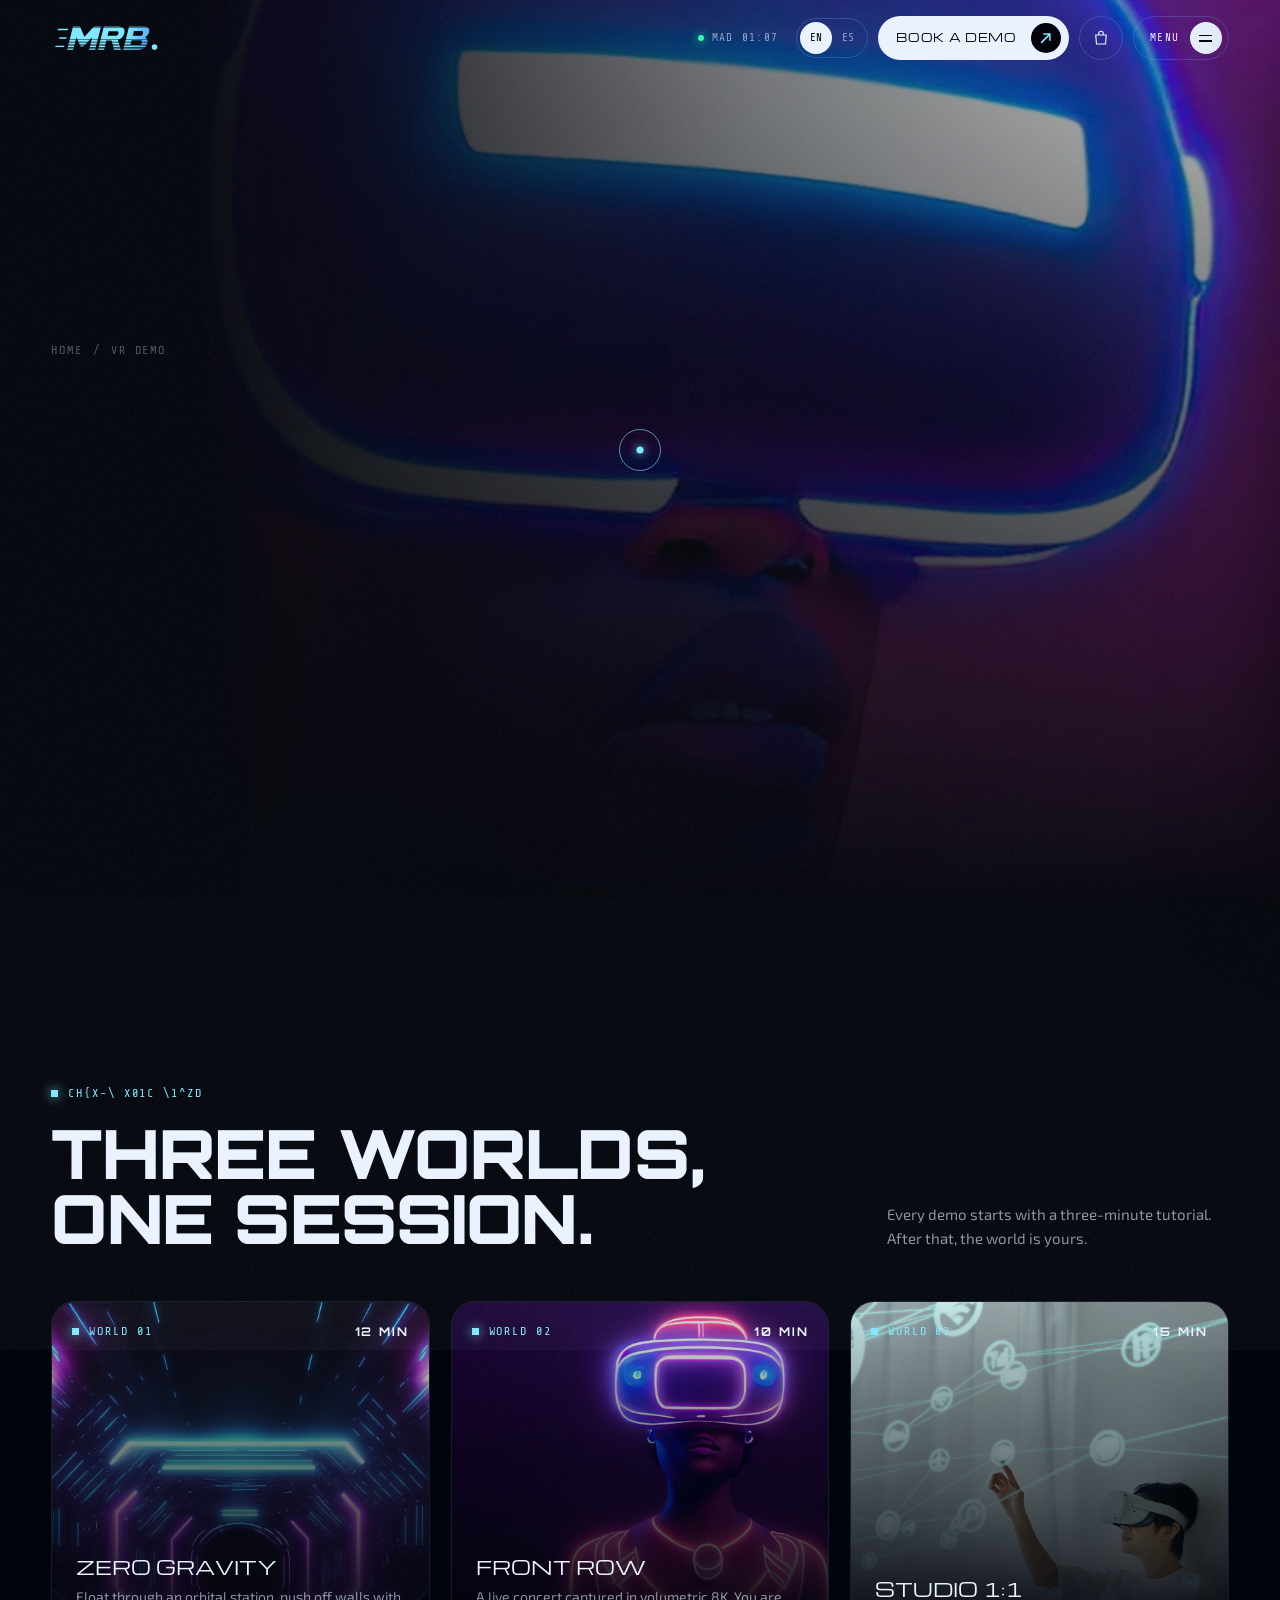
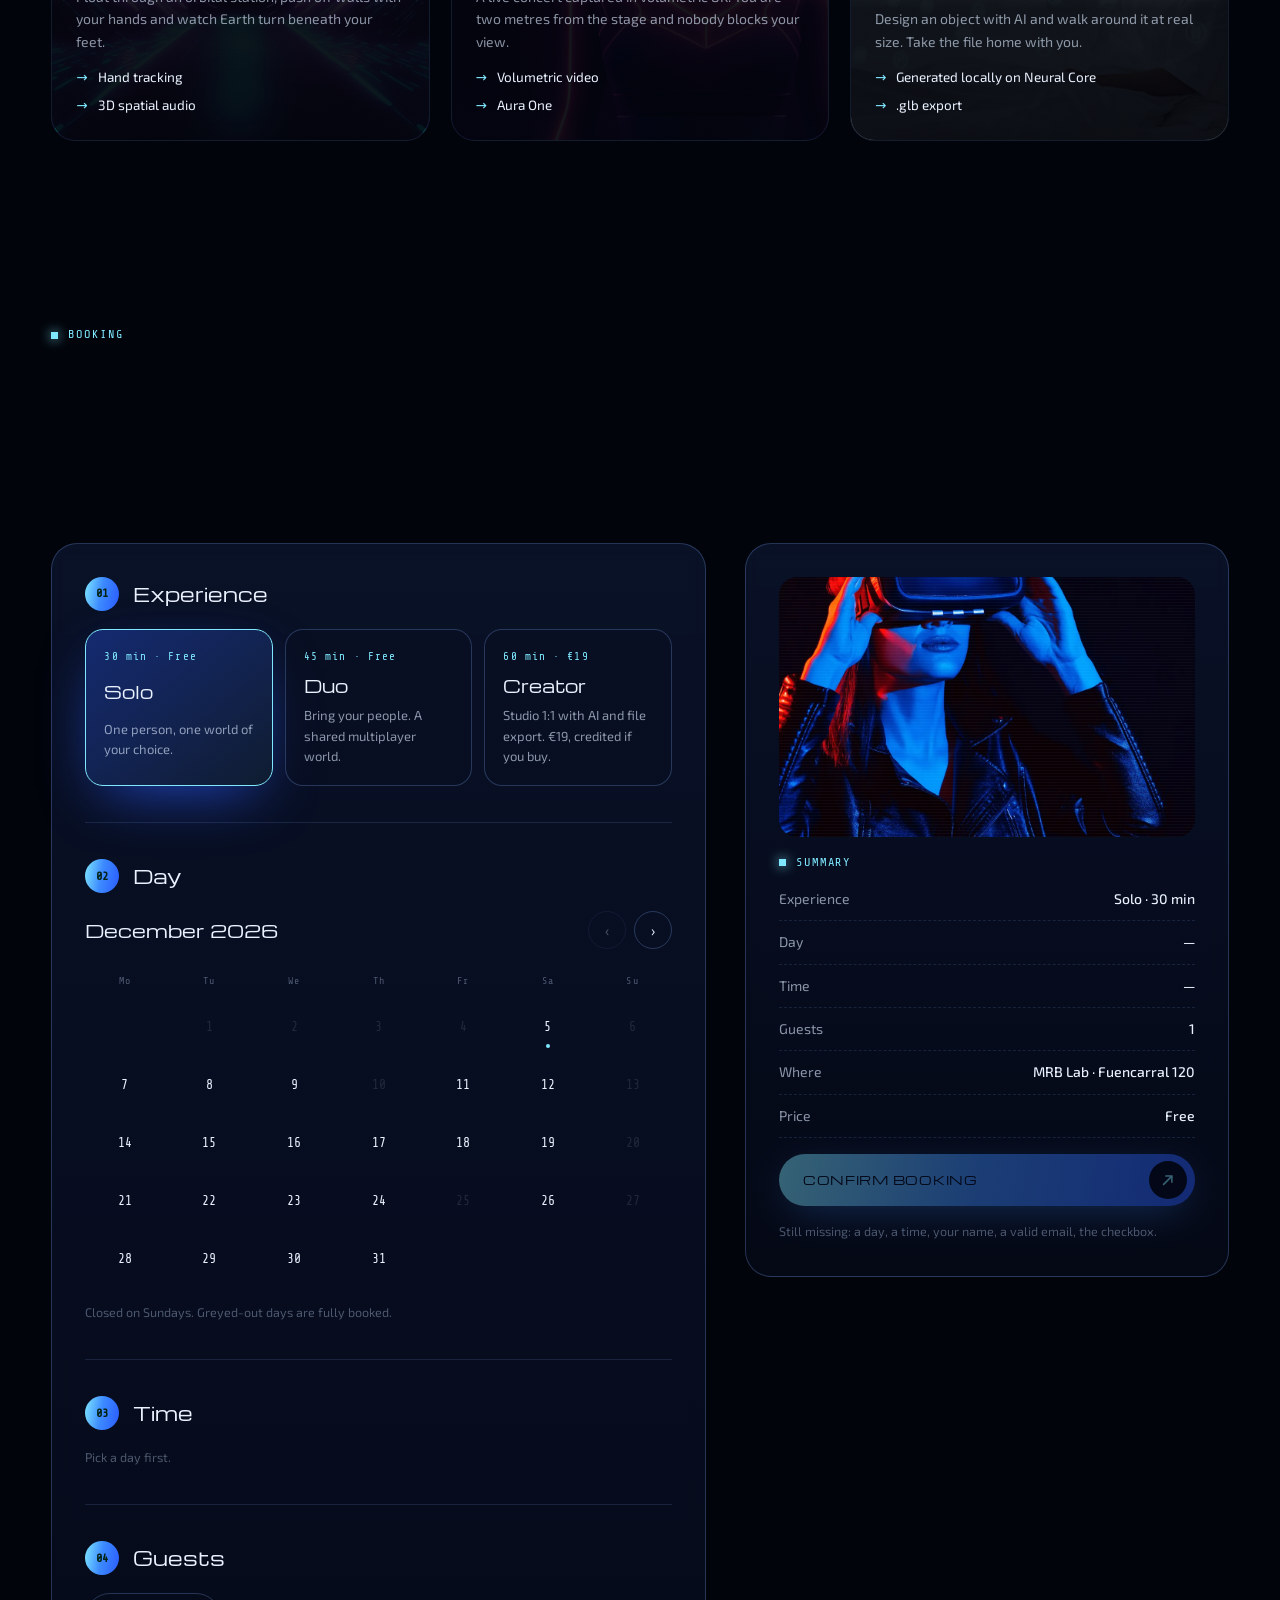
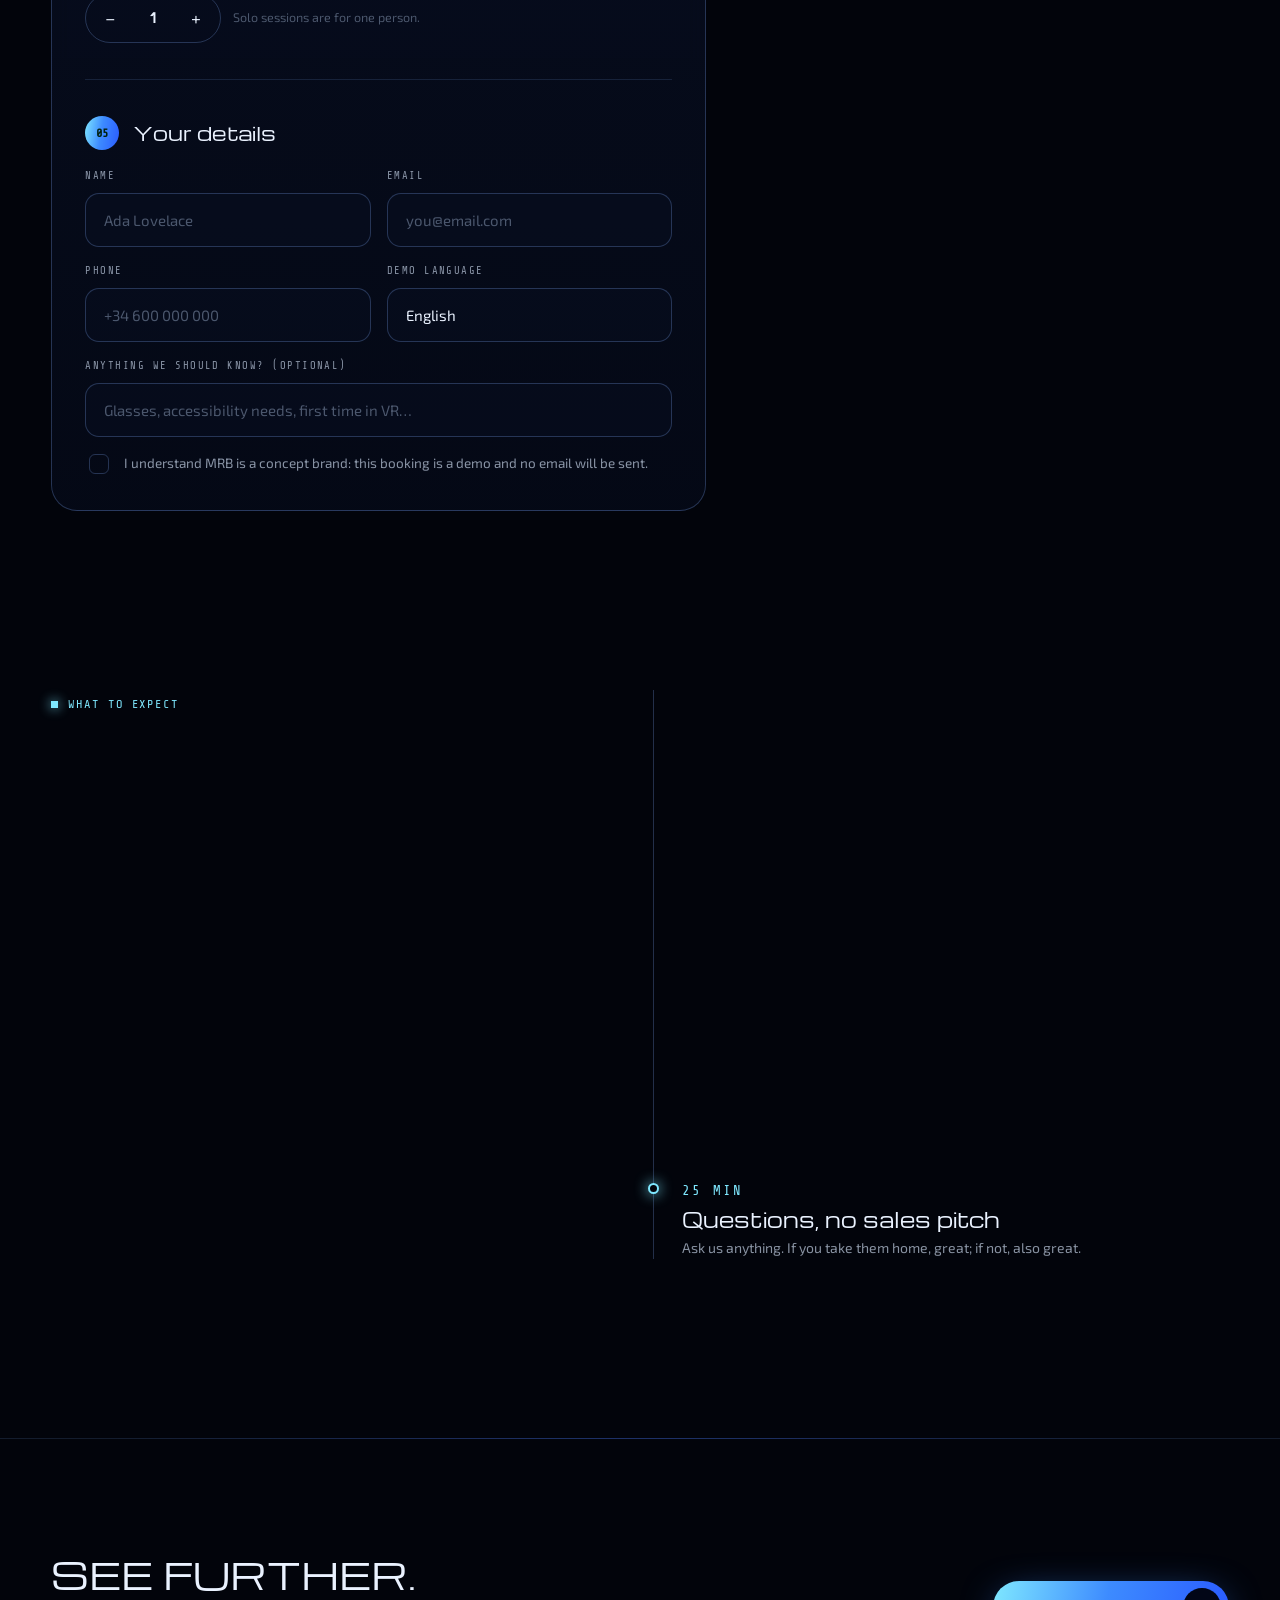
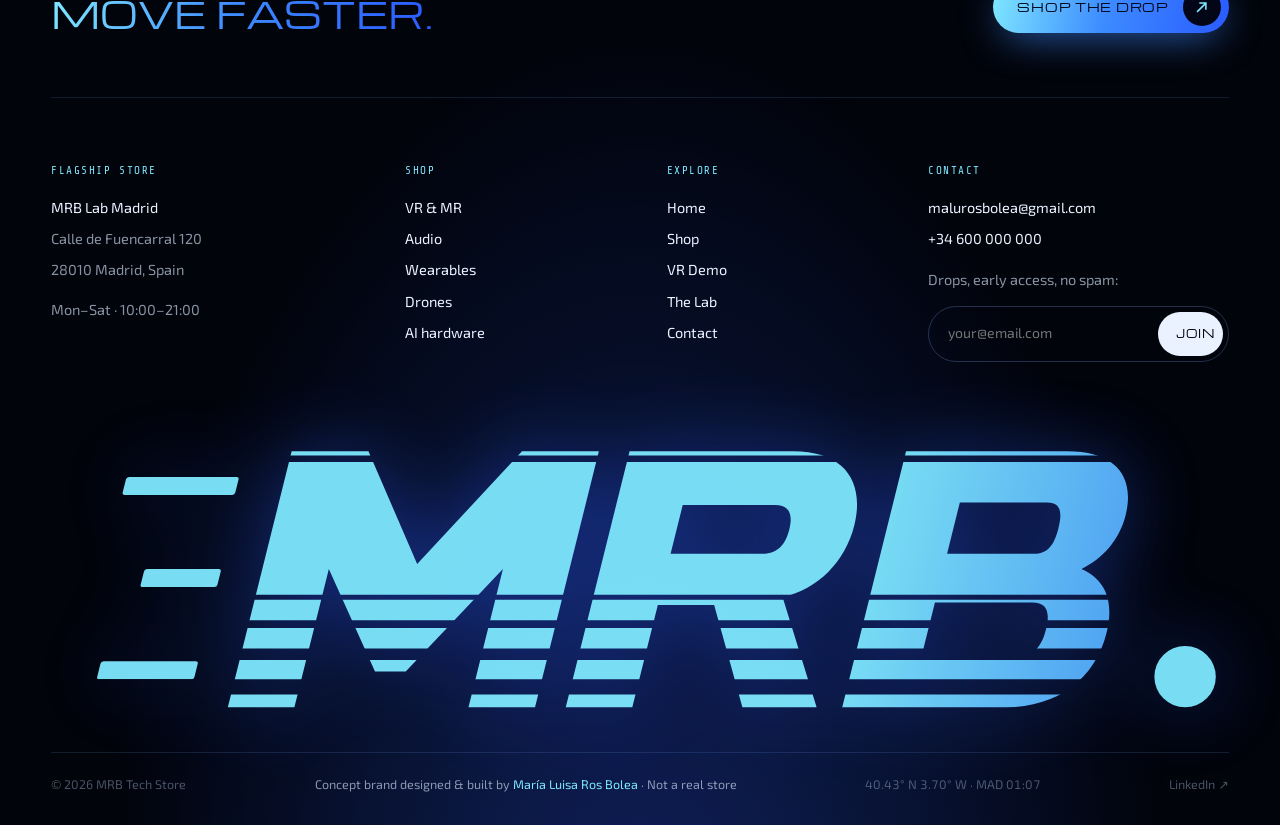
<file: vr-demo.html>
<!doctype html>
<html lang="en">
<head>
<meta charset="utf-8">
<meta name="viewport" content="width=device-width, initial-scale=1, viewport-fit=cover">
<title>Book a free VR demo — Horizon X at MRB Lab Madrid</title>
<meta name="description" content="Try the MRB Horizon X mixed-reality headset for free in Madrid. Choose an experience, a day and a time, and get your ticket in seconds.">
<meta name="theme-color" content="#02040b">
<meta property="og:title" content="MRB — Step inside Horizon X">
<meta property="og:image" content="og.jpg">
<link rel="icon" href="favicon.svg" type="image/svg+xml">
<link rel="apple-touch-icon" href="apple-touch-icon.png">
<style>
/* =========================================================
   MRB — Next-gen tech store · concept site by María Luisa Ros Bolea
   ========================================================= */

/* ---------- Fonts (self-hosted) ---------- */
@font-face{font-family:"Orbitron";src:url(orbitron-latin-600-normal.woff2) format("woff2");font-weight:600;font-display:swap}
@font-face{font-family:"Orbitron";src:url(orbitron-latin-700-normal.woff2) format("woff2");font-weight:700;font-display:swap}
@font-face{font-family:"Orbitron";src:url(orbitron-latin-800-normal.woff2) format("woff2");font-weight:800;font-display:swap}
@font-face{font-family:"Orbitron";src:url(orbitron-latin-900-normal.woff2) format("woff2");font-weight:900;font-display:swap}
@font-face{font-family:"Michroma";src:url(michroma-latin-400-normal.woff2) format("woff2");font-weight:400;font-display:swap}
@font-face{font-family:"Exo 2";src:url(exo-2-latin-300-normal.woff2) format("woff2");font-weight:300;font-display:swap}
@font-face{font-family:"Exo 2";src:url(exo-2-latin-400-normal.woff2) format("woff2");font-weight:400;font-display:swap}
@font-face{font-family:"Exo 2";src:url(exo-2-latin-500-normal.woff2) format("woff2");font-weight:500;font-display:swap}
@font-face{font-family:"Exo 2";src:url(exo-2-latin-600-normal.woff2) format("woff2");font-weight:600;font-display:swap}
@font-face{font-family:"Share Tech Mono";src:url(share-tech-mono-latin-400-normal.woff2) format("woff2");font-weight:400;font-display:swap}

/* ---------- Tokens ---------- */
:root{
  --bg:#02040b; --bg-2:#050a18; --bg-3:#0a1226;
  --ink:#eaf2ff; --dim:rgba(220,234,255,.62); --faint:rgba(200,222,255,.36);
  --line:rgba(130,175,255,.14); --line-2:rgba(130,175,255,.26);
  --blue:#2a5bff; --electric:#3d8bff; --cyan:#7fe8ff; --ice:#cdf5ff; --violet:#8f7bff;
  --grad:linear-gradient(100deg,#7fe8ff 0%,#3d8bff 48%,#2a5bff 100%);
  --grad-soft:linear-gradient(135deg,rgba(127,232,255,.16),rgba(42,91,255,.06));
  --glow:0 0 40px rgba(61,139,255,.45),0 0 120px rgba(42,91,255,.25);
  --f-display:"Orbitron",system-ui,sans-serif;
  --f-wide:"Michroma","Orbitron",system-ui,sans-serif;
  --f-body:"Exo 2",system-ui,sans-serif;
  --f-mono:"Share Tech Mono",ui-monospace,monospace;
  --pad:clamp(18px,4vw,64px);
  --maxw:1560px;
  --ease:cubic-bezier(.22,1,.36,1);
  --ease-in:cubic-bezier(.7,0,.84,0);
  --r:18px;
  --nav-h:76px;
}

/* ---------- Reset ---------- */
*,*::before,*::after{box-sizing:border-box}
html{background:var(--bg);color:var(--ink);-webkit-text-size-adjust:100%;scrollbar-color:var(--blue) var(--bg)}
body{margin:0;font-family:var(--f-body);font-weight:400;font-size:clamp(15px,1.05vw,17px);line-height:1.6;background:var(--bg);overflow-x:hidden;-webkit-font-smoothing:antialiased}
img,video,canvas,svg{display:block;max-width:100%}
a{color:inherit;text-decoration:none}
button,input,select,textarea{font:inherit;color:inherit}
button{cursor:pointer;background:none;border:0;padding:0}
ul,ol{list-style:none;margin:0;padding:0}
h1,h2,h3,h4,p{margin:0}
::selection{background:var(--blue);color:#fff}
:focus-visible{outline:2px solid var(--cyan);outline-offset:3px;border-radius:6px}
[hidden]{display:none!important}
.sr-only{position:absolute!important;width:1px;height:1px;overflow:hidden;clip:rect(0 0 0 0);white-space:nowrap}
.skip{position:fixed;left:12px;top:-60px;z-index:999;background:var(--blue);padding:10px 16px;border-radius:10px;transition:top .3s}
.skip:focus{top:12px}

/* lenis */
html.lenis,html.lenis body{height:auto}
.lenis.lenis-smooth{scroll-behavior:auto!important}
.lenis.lenis-stopped{overflow:hidden}

/* ---------- Texture: film grain + scanlines ---------- */
body::after{content:"";position:fixed;inset:-50%;z-index:90;pointer-events:none;opacity:.07;
  background-image:url("data:image/svg+xml,%3Csvg xmlns='http://www.w3.org/2000/svg' width='220' height='220'%3E%3Cfilter id='n'%3E%3CfeTurbulence type='fractalNoise' baseFrequency='.85' numOctaves='3' stitchTiles='stitch'/%3E%3CfeColorMatrix values='0 0 0 0 1  0 0 0 0 1  0 0 0 0 1  0 0 0 .9 0'/%3E%3C/filter%3E%3Crect width='100%25' height='100%25' filter='url(%23n)'/%3E%3C/svg%3E");
  animation:grain 1.2s steps(6) infinite}
@keyframes grain{0%{transform:translate(0,0)}20%{transform:translate(-3%,2%)}40%{transform:translate(2%,-3%)}60%{transform:translate(-2%,-1%)}80%{transform:translate(3%,3%)}100%{transform:translate(0,0)}}
.scan{position:absolute;inset:0;pointer-events:none;background:repeating-linear-gradient(0deg,rgba(127,232,255,.035) 0 1px,transparent 1px 3px);mix-blend-mode:screen}

/* ---------- Layout ---------- */
.wrap{width:100%;max-width:var(--maxw);margin:0 auto;padding:0 var(--pad)}
.section{position:relative;padding:clamp(90px,14vw,200px) 0}
.grid{display:grid;grid-template-columns:repeat(12,1fr);gap:clamp(16px,2vw,32px)}
.between{display:flex;justify-content:space-between;align-items:center;gap:20px;flex-wrap:wrap}
.row{display:flex;gap:12px;flex-wrap:wrap;align-items:center}
.stack>*+*{margin-top:var(--s,24px)}
.dim{color:var(--dim)} .faint{color:var(--faint)}
.acc{background:var(--grad);-webkit-background-clip:text;background-clip:text;color:transparent}
.tnum{font-variant-numeric:tabular-nums}
.measure{max-width:56ch}
@media(max-width:900px){.grid{grid-template-columns:1fr}.grid>*{grid-column:1/-1!important}}

/* ---------- Type ---------- */
.f-display{font-family:var(--f-display);font-weight:800;letter-spacing:-.01em;line-height:.92}
.t-mega{font-size:clamp(54px,11.2vw,210px)}
.t-display{font-size:clamp(46px,8vw,150px)}
.t-h1{font-size:clamp(40px,6.2vw,112px)}
.t-h2{font-size:clamp(34px,4.6vw,80px)}
.t-h3{font-size:clamp(22px,2.4vw,40px);letter-spacing:-.03em;line-height:1}
.t-h4{font-size:clamp(18px,1.5vw,26px);letter-spacing:-.025em;line-height:1.1}
.t-lead{font-size:clamp(18px,1.6vw,26px);line-height:1.45;font-weight:300}
.t-nano,.label{font-family:var(--f-mono);font-size:12px;letter-spacing:.16em;text-transform:uppercase;font-weight:500}
.t-micro{font-size:12.5px}
.label{display:inline-flex;align-items:center;gap:10px;color:var(--cyan)}
.label::before{content:"";width:7px;height:7px;background:var(--cyan);box-shadow:0 0 12px var(--cyan);animation:blink 1.6s steps(2) infinite}
@keyframes blink{50%{opacity:.15}}
.outline{-webkit-text-stroke:1.5px rgba(205,245,255,.7);color:transparent}

/* split words reveal */
.w{display:inline-block;overflow:hidden;vertical-align:top;padding:.04em .02em .12em;margin:-.04em -.02em -.12em}
.wi{display:inline-block;transform:translate3d(0,112%,0) rotate(4deg);transform-origin:0 100%;transition:transform 1.1s var(--ease);transition-delay:calc(var(--i,0) * 55ms + var(--d,0ms))}
.is-in .wi,.wi.is-in{transform:none}
html:not(.js) .wi{transform:none}
.ch{display:inline-block}

/* fade reveal */
[data-rv]{opacity:0;transform:translateY(34px);transition:opacity 1s var(--ease),transform 1.2s var(--ease);transition-delay:var(--rv-delay,0ms)}
[data-rv].is-in{opacity:1;transform:none}
html:not(.js) [data-rv]{opacity:1;transform:none}

/* scramble text */
[data-scramble]{display:inline-block}

/* ---------- Loader veil ---------- */
.veil{position:fixed;inset:0;z-index:200;background:var(--bg);display:grid;place-items:center;transition:clip-path 1.1s var(--ease),visibility 0s 1.2s;clip-path:inset(0 0 0 0)}
.veil__logo{width:min(320px,58vw);opacity:.95;animation:veilPulse 1.4s ease-in-out infinite}
@keyframes veilPulse{50%{opacity:.55;filter:drop-shadow(0 0 30px rgba(61,139,255,.7))}}
.veil__n{position:absolute;right:var(--pad);bottom:clamp(16px,4vw,48px);font-family:var(--f-display);font-weight:800;font-size:clamp(60px,12vw,190px);letter-spacing:-.01em;line-height:.8}
.veil__n::after{content:"%";font-size:.3em;vertical-align:top;color:var(--cyan);margin-left:.1em}
.veil__bar{position:absolute;left:0;bottom:0;height:3px;width:100%;transform-origin:0 50%;transform:scaleX(var(--p,0));background:var(--grad);box-shadow:var(--glow)}
.veil__meta{position:absolute;left:var(--pad);bottom:clamp(20px,4vw,52px);color:var(--dim)}
html.ld-done .veil{clip-path:inset(0 0 100% 0);visibility:hidden}
html:not(.js) .veil{display:none}

/* ---------- Cursor ---------- */
.cursor{position:fixed;left:0;top:0;z-index:300;pointer-events:none;display:none}
.cursor__dot{position:fixed;left:0;top:0;width:7px;height:7px;border-radius:50%;background:var(--cyan);box-shadow:0 0 10px var(--cyan)}
.cursor__ring{position:fixed;left:0;top:0;width:42px;height:42px;border-radius:50%;border:1px solid rgba(127,232,255,.6);transition:width .35s var(--ease),height .35s var(--ease),background .3s,border-color .3s}
.cursor__lab{position:fixed;left:0;top:0;font-family:var(--f-mono);font-size:10px;letter-spacing:.14em;text-transform:uppercase;color:#021;font-weight:500;opacity:0;transition:opacity .2s;white-space:nowrap}
.cursor.has-lab .cursor__ring{width:86px;height:86px;background:var(--grad);border-color:transparent;box-shadow:var(--glow)}
.cursor.has-lab .cursor__dot{opacity:0}
.cursor.has-lab .cursor__lab{opacity:1}
.cursor.is-hover .cursor__ring{width:64px;height:64px}
@media(hover:hover) and (pointer:fine){.cursor{display:block}}

/* ---------- Nav ---------- */
.nav{position:fixed;inset:0 0 auto 0;z-index:120;height:var(--nav-h);display:flex;align-items:center;transition:transform .6s var(--ease),background .4s,backdrop-filter .4s}
.nav.is-scrolled{background:rgba(2,4,11,.55);backdrop-filter:blur(14px) saturate(140%);-webkit-backdrop-filter:blur(14px) saturate(140%);border-bottom:1px solid var(--line)}
.nav.is-hidden{transform:translateY(-110%)}
.nav__in{display:flex;align-items:center;justify-content:space-between;gap:18px}
.logo{display:block;width:clamp(96px,8vw,124px);transition:filter .3s}
.logo:hover{filter:drop-shadow(0 0 16px rgba(61,139,255,.8))}
.nav__end{display:flex;align-items:center;gap:10px}
.nav__time{display:flex;align-items:center;gap:8px;font-family:var(--f-mono);font-size:11px;letter-spacing:.12em;color:var(--dim);margin-right:8px}
.nav__dot{width:6px;height:6px;border-radius:50%;background:#33ff9f;box-shadow:0 0 10px #33ff9f;animation:blink 2s infinite}
.lang{display:flex;border:1px solid var(--line-2);border-radius:99px;padding:3px;font-family:var(--f-mono);font-size:11px;letter-spacing:.1em}
.lang button{padding:7px 10px;border-radius:99px;color:var(--dim);transition:.3s}
.lang button[aria-pressed="true"]{background:var(--ink);color:var(--bg)}
.icon-btn{position:relative;width:44px;height:44px;border-radius:50%;border:1px solid var(--line-2);display:grid;place-items:center;transition:background .3s,border-color .3s}
.icon-btn:hover{background:rgba(61,139,255,.15);border-color:var(--electric)}
.icon-btn svg{width:18px;height:18px}
.cart-count{position:absolute;top:-4px;right:-4px;min-width:20px;height:20px;padding:0 5px;border-radius:99px;background:var(--grad);color:#021;font-family:var(--f-mono);font-size:10.5px;font-weight:500;display:grid;place-items:center;transform:scale(0);transition:transform .4s var(--ease)}
.cart-count.has{transform:scale(1)}
.cart-count.bump{animation:bump .5s var(--ease)}
@keyframes bump{40%{transform:scale(1.5)}}
.menu-btn{display:flex;align-items:center;gap:10px;height:44px;padding:0 6px 0 16px;border-radius:99px;border:1px solid var(--line-2);font-family:var(--f-mono);font-size:11px;letter-spacing:.14em;text-transform:uppercase}
.menu-btn__i{width:32px;height:32px;border-radius:50%;background:var(--ink);display:grid;place-content:center;gap:4px}
.menu-btn__i i{display:block;width:13px;height:1.5px;background:var(--bg);transition:transform .4s var(--ease)}
.menu-open .menu-btn__i i:first-child{transform:translateY(2.75px) rotate(45deg)}
.menu-open .menu-btn__i i:last-child{transform:translateY(-2.75px) rotate(-45deg)}
@media(max-width:1000px){.nav__time,.nav .btn--nav{display:none}}
@media(max-width:560px){.menu-btn__t{display:none}.menu-btn{padding:0 5px}.lang button{padding:7px 8px}}

/* ---------- Buttons ---------- */
.btn{--h:52px;position:relative;display:inline-flex;align-items:center;gap:14px;height:var(--h);padding:0 8px 0 24px;border-radius:99px;font-weight:500;font-size:14.5px;white-space:nowrap;overflow:hidden;isolation:isolate;transition:transform .5s var(--ease),box-shadow .4s,background .3s,border-color .3s}
.btn--sm{--h:44px;padding-left:18px;font-size:13.5px}
.btn__ico{width:calc(var(--h) - 14px);height:calc(var(--h) - 14px);border-radius:50%;display:grid;place-items:center;transition:transform .5s var(--ease)}
.btn__ico svg{width:11px;height:11px}
.btn:hover .btn__ico{transform:rotate(45deg)}
.btn--primary{background:var(--grad);color:#020617;box-shadow:0 10px 40px -10px rgba(61,139,255,.8)}
.btn--primary .btn__ico{background:#020617;color:var(--cyan)}
.btn--primary::after{content:"";position:absolute;inset:0;z-index:-1;background:linear-gradient(110deg,transparent 30%,rgba(255,255,255,.65) 50%,transparent 70%);transform:translateX(-120%);transition:transform .9s var(--ease)}
.btn--primary:hover::after{transform:translateX(120%)}
.btn--primary:hover{box-shadow:0 14px 60px -8px rgba(61,139,255,1)}
.btn--ghost{border:1px solid var(--line-2);background:rgba(10,18,38,.4);backdrop-filter:blur(8px)}
.btn--ghost .btn__ico{background:var(--ink);color:var(--bg)}
.btn--ghost:hover{border-color:var(--cyan);background:rgba(61,139,255,.12)}
.btn--light{background:var(--ink);color:var(--bg)}
.btn--light .btn__ico{background:var(--bg);color:var(--cyan)}
.btn--block{width:100%;justify-content:space-between}
.btn[disabled]{opacity:.4;pointer-events:none}
.roll{position:relative;display:block;overflow:hidden;height:1.4em;line-height:1.4em}
.roll>span{display:block;transition:transform .55s var(--ease)}
.btn:hover .roll>span,.link:hover .roll>span{transform:translateY(-100%)}
.link{position:relative;display:inline-flex;align-items:center;gap:8px;transition:color .3s}
.link:hover{color:var(--cyan)}
.link--under::after{content:"";position:absolute;left:0;bottom:-4px;height:1px;width:100%;background:currentColor;transform-origin:right;transform:scaleX(1);transition:transform .6s var(--ease)}
.link--under:hover::after{animation:under .8s var(--ease)}
@keyframes under{0%{transform:scaleX(1);transform-origin:right}49%{transform:scaleX(0);transform-origin:right}50%{transform-origin:left}100%{transform:scaleX(1);transform-origin:left}}
.arrow{width:10px;height:10px}
.chip{display:inline-flex;align-items:center;gap:8px;height:38px;padding:0 16px;border-radius:99px;border:1px solid var(--line-2);font-size:13px;transition:.3s;background:rgba(10,18,38,.35)}
.chip:hover{border-color:var(--electric)}
.chip[aria-pressed="true"],.chip.is-on{background:var(--ink);color:var(--bg);border-color:var(--ink)}

/* ---------- Menu overlay ---------- */
.menu{position:fixed;inset:0;z-index:110;visibility:hidden;pointer-events:none}
.menu__bg{position:absolute;inset:0;background:var(--bg);clip-path:circle(0% at calc(100% - 60px) 38px);transition:clip-path 1s var(--ease)}
.menu-open .menu{visibility:visible;pointer-events:auto}
.menu-open .menu__bg{clip-path:circle(150% at calc(100% - 60px) 38px)}
.menu__blob{position:absolute;width:70vmax;height:70vmax;right:-20vmax;bottom:-30vmax;border-radius:50%;background:radial-gradient(circle,rgba(42,91,255,.55),rgba(127,232,255,.12) 45%,transparent 70%);filter:blur(40px);animation:drift 14s ease-in-out infinite alternate}
@keyframes drift{to{transform:translate(-12vmax,-10vmax) scale(1.15)}}
.menu__in{position:relative;height:100%;display:flex;flex-direction:column;justify-content:space-between;padding-top:calc(var(--nav-h) + 4vh);padding-bottom:28px}
.menu__grid{display:grid;grid-template-columns:2fr 1fr;gap:40px;align-items:end}
.menu__links a{display:flex;align-items:flex-start;gap:14px;font-family:var(--f-display);font-weight:800;letter-spacing:-.01em;line-height:1;font-size:clamp(40px,7.4vw,120px);padding:.04em 0;color:var(--ink)}
.menu__links a sup{font-family:var(--f-mono);font-size:12px;letter-spacing:.1em;color:var(--cyan);margin-top:.8em;font-weight:400}
.menu__links .ml{display:inline-block;overflow:hidden}
.menu__links .ml>span{display:inline-block;transform:translateY(105%);transition:transform .9s var(--ease),color .3s}
.menu-open .menu__links .ml>span{transform:none}
.menu__links li:nth-child(1) .ml>span{transition-delay:.15s}.menu__links li:nth-child(2) .ml>span{transition-delay:.2s}.menu__links li:nth-child(3) .ml>span{transition-delay:.25s}.menu__links li:nth-child(4) .ml>span{transition-delay:.3s}.menu__links li:nth-child(5) .ml>span{transition-delay:.35s}
.menu__links a:hover .ml>span,.menu__links a[aria-current] .ml>span{background:var(--grad);-webkit-background-clip:text;background-clip:text;color:transparent}
.menu__side{display:grid;gap:24px;opacity:0;transform:translateY(20px);transition:.8s var(--ease) .35s}
.menu-open .menu__side{opacity:1;transform:none}
.menu__side ul{display:grid;gap:8px}
.menu__foot{display:flex;justify-content:space-between;align-items:center;flex-wrap:wrap;gap:16px;border-top:1px solid var(--line);padding-top:20px;opacity:0;transition:opacity .6s .4s}
.menu-open .menu__foot{opacity:1}
@media(max-width:800px){.menu__grid{grid-template-columns:1fr}.menu__side{display:none}}

/* ---------- Starfield / bg canvas ---------- */
.sf{position:fixed;inset:0;z-index:-1;width:100%;height:100%;pointer-events:none;opacity:.9}

/* ---------- HERO ---------- */
.hero{position:relative;min-height:100svh;display:flex;align-items:flex-end;padding:calc(var(--nav-h) + 20px) 0 clamp(26px,4vw,48px);overflow:hidden;isolation:isolate}
.hero__3d{position:absolute;inset:0;z-index:-1}
.hero__3d canvas{width:100%!important;height:100%!important}
.hero__fallback{position:absolute;right:4vw;top:50%;width:min(46vw,620px);transform:translateY(-50%);border-radius:30px;opacity:0;transition:opacity 1s;-webkit-mask:radial-gradient(closest-side,#000 60%,transparent);mask:radial-gradient(closest-side,#000 60%,transparent)}
.no-webgl .hero__fallback{opacity:.9}
.hero__orb{position:absolute;width:80vmax;height:80vmax;right:-25vmax;top:-20vmax;z-index:-2;border-radius:50%;background:radial-gradient(circle,rgba(42,91,255,.42),rgba(127,232,255,.08) 40%,transparent 66%);filter:blur(10px);pointer-events:none}
.hero__grid{position:absolute;inset:auto 0 0 0;height:46vh;z-index:-2;background:linear-gradient(transparent,var(--bg)),repeating-linear-gradient(90deg,rgba(127,232,255,.09) 0 1px,transparent 1px 80px),repeating-linear-gradient(0deg,rgba(127,232,255,.09) 0 1px,transparent 1px 80px);transform:perspective(500px) rotateX(62deg);transform-origin:50% 100%;-webkit-mask:linear-gradient(transparent,#000 70%);mask:linear-gradient(transparent,#000 70%);animation:gridMove 3s linear infinite}
@keyframes gridMove{to{background-position:0 0,0 0,0 80px}}
.hero__title{font-family:var(--f-display);font-weight:900;letter-spacing:-.01em;line-height:.86;font-size:clamp(58px,12.4vw,236px);filter:drop-shadow(0 0 50px rgba(42,91,255,.35))}
.hero__title .dot{color:var(--cyan)}
.hero__claim{margin-top:clamp(14px,2vw,28px);font-family:var(--f-display);font-weight:700;letter-spacing:-.01em;line-height:1;font-size:clamp(22px,3vw,52px)}
.hero__claim .o{-webkit-text-stroke:1.2px var(--cyan);color:transparent}
.hero__cta{margin-top:clamp(22px,3vw,40px)}
.hero__foot{margin-top:clamp(30px,6vh,70px);display:flex;justify-content:space-between;align-items:center;color:var(--dim);gap:20px;flex-wrap:wrap}
.scroll-cue{display:inline-flex;align-items:center;gap:12px}
.scroll-cue i{position:relative;width:1px;height:44px;background:var(--line-2);overflow:hidden}
.scroll-cue i::after{content:"";position:absolute;left:0;top:-50%;width:100%;height:50%;background:var(--cyan);animation:cue 1.8s var(--ease) infinite}
@keyframes cue{to{top:100%}}
.hero__tag{position:absolute;right:var(--pad);bottom:clamp(90px,14vh,150px);width:min(310px,80vw);padding:16px;border-radius:20px;background:rgba(8,14,32,.55);border:1px solid var(--line-2);backdrop-filter:blur(16px);-webkit-backdrop-filter:blur(16px);display:grid;grid-template-columns:72px 1fr;gap:14px;align-items:center;box-shadow:0 30px 80px -20px rgba(0,0,0,.6)}
.hero__tag img{width:72px;height:72px;object-fit:cover;border-radius:12px}
.hero__tag b{display:block;font-family:var(--f-display);font-weight:700;letter-spacing:-.01em;font-size:15px}
.hero__tag .live{display:inline-flex;align-items:center;gap:6px;color:var(--cyan)}
.hero__tag .live::before{content:"";width:6px;height:6px;border-radius:50%;background:var(--cyan);animation:blink 1.2s infinite}
.hero__hud{position:absolute;left:var(--pad);top:calc(var(--nav-h) + 6vh);display:grid;gap:6px;color:var(--faint)}
@media(max-width:820px){.hero__tag{top:auto;bottom:auto;position:relative;right:auto;margin-bottom:28px}.hero__hud{display:none}}

/* ---------- Statement (scrub) ---------- */
.statement__text{font-family:var(--f-display);font-weight:700;letter-spacing:-.01em;line-height:1.02;font-size:clamp(32px,5vw,88px)}
.statement__text .sw{display:inline-block;opacity:.14;transition:opacity .2s}
.rot{position:relative;display:inline-grid;vertical-align:bottom;overflow:hidden;height:1.06em}
.rot__i{grid-area:1/1;white-space:nowrap;transform:translateY(105%);transition:transform .8s var(--ease)}
.rot__i.is-on{transform:none}
.rot__i.is-out{transform:translateY(-105%)}
.statement__sub{display:flex;flex-wrap:wrap;gap:10px 28px;color:var(--dim)}
.statement__sub span{display:inline-flex;align-items:center;gap:10px}
.statement__sub span::before{content:"";width:16px;height:1px;background:var(--cyan)}
.floaters{position:absolute;inset:0;pointer-events:none;z-index:-1}
.floater{position:absolute;width:clamp(80px,9vw,150px);aspect-ratio:4/5;border-radius:16px;overflow:hidden;box-shadow:0 30px 60px -20px rgba(0,0,0,.8),0 0 0 1px var(--line-2);opacity:.85}
.floater img{width:100%;height:100%;object-fit:cover}

/* ---------- Depth (pinned image) ---------- */
.depth{position:relative;height:280vh}
.depth__stage{position:sticky;top:0;height:100vh;overflow:hidden;display:grid;place-items:center}
.depth__media{position:absolute;inset:0;will-change:clip-path}
.depth__media img{width:100%;height:100%;object-fit:cover;will-change:transform;object-position:50% var(--fy,50%)}
.depth__media::after{content:"";position:absolute;inset:0;background:radial-gradient(ellipse at center,transparent 30%,rgba(2,4,11,.75) 100%),linear-gradient(180deg,rgba(2,4,11,.2),rgba(2,4,11,.55))}
.depth__strips{position:absolute;inset:0;display:grid;grid-template-columns:repeat(10,1fr);z-index:2;pointer-events:none}
.depth__strips i{background:var(--bg);transform-origin:50% 0;transform:scaleY(var(--s,0))}
.depth__title{position:relative;z-index:3;text-align:center;font-family:var(--f-display);font-weight:900;letter-spacing:-.01em;line-height:.88;font-size:clamp(58px,13vw,240px);filter:drop-shadow(0 10px 40px rgba(0,0,0,.6))}
.depth__meta{position:absolute;z-index:3;left:var(--pad);right:var(--pad);top:calc(var(--nav-h) + 20px);display:flex;justify-content:space-between;color:var(--dim)}
.depth__cap{position:absolute;z-index:3;left:var(--pad);right:var(--pad);bottom:28px;display:flex;justify-content:space-between;color:var(--dim)}
.depth__hud{position:absolute;inset:12%;z-index:3;pointer-events:none;border:1px solid rgba(127,232,255,.0)}
.depth__hud span{position:absolute;width:26px;height:26px;border-color:var(--cyan);border-style:solid;opacity:.8}
.depth__hud span:nth-child(1){left:0;top:0;border-width:1px 0 0 1px}.depth__hud span:nth-child(2){right:0;top:0;border-width:1px 1px 0 0}.depth__hud span:nth-child(3){left:0;bottom:0;border-width:0 0 1px 1px}.depth__hud span:nth-child(4){right:0;bottom:0;border-width:0 1px 1px 0}

/* ---------- Worlds (categories, sticky list) ---------- */
.fv__grid{display:grid;grid-template-columns:1.05fr 1fr;gap:clamp(30px,5vw,90px);align-items:start}
.fv__head{position:sticky;top:calc(var(--nav-h) + 30px)}
.fv__list{border-top:1px solid var(--line)}
.srow{position:relative;display:grid;grid-template-columns:54px 1fr auto;gap:8px 20px;align-items:center;padding:26px 0;border-bottom:1px solid var(--line);transition:padding .5s var(--ease)}
.srow::before{content:"";position:absolute;inset:0 -20px;z-index:-1;border-radius:16px;background:var(--grad-soft);opacity:0;transition:opacity .4s}
.srow:hover,.srow.is-on{padding-left:14px}
.srow:hover::before,.srow.is-on::before{opacity:1}
.srow__n{color:var(--cyan)}
.srow__t{font-family:var(--f-display);font-weight:700;letter-spacing:-.01em;font-size:clamp(22px,2.3vw,38px);line-height:1}
.srow__d{grid-column:2/3;color:var(--dim);font-size:14.5px;max-width:48ch}
.srow__go{grid-row:1/3;grid-column:3;width:46px;height:46px;border-radius:50%;border:1px solid var(--line-2);display:grid;place-items:center;transition:.4s var(--ease)}
.srow:hover .srow__go{background:var(--ink);color:var(--bg);transform:rotate(45deg)}
.fv__show{position:relative;aspect-ratio:4/5;border-radius:28px;overflow:hidden;margin-top:28px;box-shadow:0 40px 100px -30px rgba(42,91,255,.5),0 0 0 1px var(--line-2)}
.fv__show img{position:absolute;inset:0;width:100%;height:100%;object-fit:cover;opacity:0;transform:scale(1.12);transition:opacity .7s var(--ease),transform 1.4s var(--ease)}
.fv__show img.is-on{opacity:1;transform:scale(1)}
.fv__show .fv__n{position:absolute;left:22px;bottom:14px;z-index:2;font-family:var(--f-display);font-weight:900;font-size:clamp(70px,9vw,150px);letter-spacing:-.01em;line-height:.8;color:transparent;-webkit-text-stroke:1.5px rgba(205,245,255,.85)}
@media(max-width:900px){.fv__grid{grid-template-columns:1fr}.fv__head{position:relative;top:0}.fv__show{display:none}}

/* ---------- Marquee ---------- */
.mq{overflow:hidden;padding:clamp(20px,3vw,40px) 0;border-block:1px solid var(--line);cursor:grab;user-select:none;background:linear-gradient(90deg,var(--bg),transparent 12%,transparent 88%,var(--bg))}
.mq:active{cursor:grabbing}
.mq__track{display:flex;align-items:center;gap:clamp(24px,3vw,56px);width:max-content;will-change:transform}
.mq__track span{font-family:var(--f-display);font-weight:800;letter-spacing:-.01em;font-size:clamp(44px,7.5vw,130px);line-height:1;white-space:nowrap}
.mq__track span:nth-child(4n+3){-webkit-text-stroke:1.5px var(--cyan);color:transparent}
.mq__dot{width:clamp(18px,2.4vw,40px);aspect-ratio:1;border-radius:50%;background:var(--grad);box-shadow:var(--glow);flex:none}

/* ---------- Product cards ---------- */
.pcard{position:relative;display:flex;flex-direction:column;border-radius:26px;overflow:hidden;background:linear-gradient(180deg,rgba(14,24,52,.7),rgba(6,10,24,.9));border:1px solid var(--line);transition:border-color .4s,transform .6s var(--ease),box-shadow .5s;transform-style:preserve-3d}
.pcard:hover{border-color:rgba(127,232,255,.45);box-shadow:0 30px 90px -30px rgba(42,91,255,.7)}
.pcard__media{position:relative;aspect-ratio:4/5;overflow:hidden;background:var(--bg-3)}
.pcard__media img{position:absolute;inset:0;width:100%;height:100%;object-fit:cover;transition:opacity .7s var(--ease),transform 1.2s var(--ease)}
.pcard__media img+img{opacity:0;transform:scale(1.08)}
.pcard:hover .pcard__media img:first-child{transform:scale(1.06)}
.pcard:hover .pcard__media img+img{opacity:1;transform:scale(1)}
.pcard__media::after{content:"";position:absolute;inset:0;background:linear-gradient(180deg,transparent 55%,rgba(2,4,11,.85));pointer-events:none}
.pcard__shine{position:absolute;inset:0;z-index:2;pointer-events:none;background:radial-gradient(400px circle at var(--mx,50%) var(--my,50%),rgba(127,232,255,.22),transparent 45%);opacity:0;transition:opacity .3s}
.pcard:hover .pcard__shine{opacity:1}
.pcard__badge{position:absolute;left:16px;top:16px;z-index:3;padding:6px 10px;border-radius:99px;background:rgba(2,4,11,.6);backdrop-filter:blur(8px);border:1px solid var(--line-2);color:var(--cyan)}
.pcard__no{position:absolute;right:18px;top:16px;z-index:3;color:var(--dim)}
.pcard__body{position:relative;padding:20px 20px 22px;display:grid;gap:10px;flex:1}
.pcard__cat{color:var(--cyan)}
.pcard__name{font-family:var(--f-display);font-weight:800;letter-spacing:-.01em;font-size:clamp(22px,1.9vw,30px);line-height:1}
.pcard__desc{color:var(--dim);font-size:14px}
.pcard__foot{display:flex;justify-content:space-between;align-items:center;margin-top:auto;padding-top:8px;gap:10px}
.price{font-family:var(--f-display);font-weight:700;letter-spacing:-.01em;font-size:22px}
.price small{display:block;font-family:var(--f-mono);font-size:10px;letter-spacing:.1em;color:var(--faint);font-weight:400;margin-top:4px}
.add{display:inline-flex;align-items:center;gap:10px;height:46px;padding:0 6px 0 18px;border-radius:99px;background:var(--ink);color:var(--bg);font-weight:500;font-size:13.5px;transition:.3s}
.add i{width:34px;height:34px;border-radius:50%;background:var(--bg);color:var(--cyan);display:grid;place-items:center;font-style:normal;font-size:18px;transition:transform .4s var(--ease)}
.add:hover{background:var(--cyan)}
.add:hover i{transform:rotate(90deg)}
.add.is-added{background:#33ff9f}

/* horizontal drop rail */
.drop{position:relative}
.drop__pin{height:100vh;display:flex;flex-direction:column;justify-content:center;overflow:hidden;padding-top:var(--nav-h)}
.drop__head{display:flex;justify-content:space-between;align-items:flex-end;gap:20px;flex-wrap:wrap;margin-bottom:clamp(20px,3vw,40px)}
.drop__track{display:flex;gap:clamp(16px,2vw,28px);padding:0 var(--pad);width:max-content;will-change:transform}
.drop__track .pcard{width:clamp(270px,25vw,380px);flex:none}
.drop__progress{margin:clamp(20px,3vw,36px) var(--pad) 0;height:2px;background:var(--line);position:relative;overflow:hidden}
.drop__progress i{position:absolute;inset:0;background:var(--grad);transform-origin:0;transform:scaleX(var(--p,0))}
.drop__end{flex:none;width:clamp(260px,24vw,360px);display:grid;place-content:center;gap:20px;text-align:left;padding:30px}
@media(max-width:820px){.drop__pin{height:auto;padding:90px 0}.drop__track{overflow-x:auto;width:auto;scroll-snap-type:x mandatory;padding-bottom:12px}.drop__track .pcard{scroll-snap-align:start;width:78vw}.drop__progress{display:none}}

/* ---------- Tunnel gallery ---------- */
.tunnel{position:relative;height:420vh}
.tunnel__stage{position:sticky;top:0;height:100vh;overflow:hidden;perspective:900px;perspective-origin:50% 50%}
.tunnel__fog{position:absolute;inset:0;z-index:5;pointer-events:none;background:radial-gradient(ellipse at center,transparent 22%,rgba(2,4,11,.9) 75%)}
.tunnel__space{position:absolute;left:50%;top:50%;transform-style:preserve-3d}
.tcard{position:absolute;left:0;top:0;width:clamp(150px,17vw,280px);margin:-130px 0 0 -110px;border-radius:14px;overflow:hidden;transform-style:preserve-3d;will-change:transform,opacity;box-shadow:0 0 0 1px rgba(127,232,255,.25),0 30px 60px -10px rgba(0,0,0,.7)}
.tcard img{width:100%;aspect-ratio:4/5;object-fit:cover}
.tcard figcaption{position:absolute;left:10px;bottom:8px;color:#fff;text-shadow:0 1px 6px #000}
.tunnel__title{position:absolute;inset:0;z-index:6;display:grid;place-items:center;text-align:center;pointer-events:none;font-family:var(--f-display);font-weight:900;letter-spacing:-.01em;line-height:.88;font-size:clamp(52px,10vw,190px)}
.tunnel__meta{position:absolute;z-index:7;left:0;right:0;color:var(--dim)}
.tunnel__meta--top{top:calc(var(--nav-h) + 16px)}.tunnel__meta--bot{bottom:24px}

/* ---------- Figures ---------- */
.kfs{display:grid;grid-template-columns:repeat(4,1fr);border-top:1px solid var(--line);border-left:1px solid var(--line)}
.kf{position:relative;padding:clamp(20px,2.4vw,36px);border-right:1px solid var(--line);border-bottom:1px solid var(--line);min-height:clamp(200px,20vw,300px);display:flex;flex-direction:column;justify-content:space-between;overflow:hidden;transition:background .5s}
.kf:hover{background:var(--grad-soft)}
.kf__n{color:var(--faint)}
.kf__v{font-family:var(--f-display);font-weight:800;letter-spacing:-.01em;font-size:clamp(46px,5.4vw,96px);line-height:1}
.kf__u{font-size:.42em;color:var(--cyan);margin-left:.08em;letter-spacing:-.02em}
.kf__t{color:var(--dim);font-size:14px;max-width:26ch}
.kf__bar{position:absolute;left:0;bottom:0;height:2px;width:100%;background:var(--grad);transform:scaleX(0);transform-origin:0;transition:transform 1.4s var(--ease) .2s}
.kf.is-in .kf__bar{transform:scaleX(1)}
.kf--note{background:linear-gradient(140deg,rgba(42,91,255,.35),rgba(127,232,255,.05))}
.kf--note .kf__q{font-family:var(--f-display);font-weight:700;letter-spacing:-.01em;font-size:clamp(20px,1.8vw,30px);line-height:1.05}
@media(max-width:1000px){.kfs{grid-template-columns:repeat(2,1fr)}}

/* ---------- Warp / process ---------- */
.warp{position:relative;height:300vh}
.warp__stage{position:sticky;top:0;height:100vh;overflow:hidden;display:flex;align-items:center}
.warp__lines{position:absolute;inset:0;z-index:-1;width:100%;height:100%}
.steps{margin-top:clamp(30px,4vw,60px);display:grid;grid-template-columns:repeat(4,1fr);gap:clamp(12px,1.6vw,24px)}
.step{position:relative;padding:22px;border-radius:20px;border:1px solid var(--line);background:rgba(6,12,28,.6);backdrop-filter:blur(10px);transition:opacity .6s,transform .8s var(--ease),border-color .5s}
.gs .step{opacity:.25;transform:translateY(30px)}
.gs .step.is-on,.step.is-on{opacity:1;transform:none;border-color:rgba(127,232,255,.5)}
.gs .warp__final{visibility:visible}
.step__n{color:var(--cyan)}
.step h3{margin-top:30px}
.step p{margin-top:10px;color:var(--dim);font-size:14px}
.step__ico{position:absolute;right:18px;top:16px;width:34px;height:34px;color:var(--cyan)}
.warp__final{position:absolute;inset:0;display:grid;place-items:center;pointer-events:none;z-index:4;visibility:hidden}
.warp__words{display:flex;flex-direction:column;align-items:center;font-family:var(--f-display);font-weight:900;letter-spacing:-.01em;line-height:.9;font-size:clamp(50px,10vw,180px)}
.ww{display:block}
.warp__flash{position:absolute;inset:0;background:radial-gradient(circle,rgba(127,232,255,.9),rgba(42,91,255,.4) 40%,transparent 70%);opacity:0;pointer-events:none;z-index:3}
@media(max-width:900px){.steps{grid-template-columns:1fr 1fr}}
@media(max-width:520px){.steps{grid-template-columns:1fr}.step h3{margin-top:14px}}

/* ---------- Device / booking teaser ---------- */
.dev{position:relative;border-radius:26px;overflow:hidden;border:1px solid var(--line-2);background:linear-gradient(180deg,#0a1430,#040814);box-shadow:0 50px 120px -40px rgba(42,91,255,.7)}
.dev__bar{display:flex;align-items:center;gap:10px;padding:14px 18px;border-bottom:1px solid var(--line);color:var(--dim)}
.dev__dots{display:flex;gap:6px}.dev__dots i{width:10px;height:10px;border-radius:50%;background:var(--line-2)}
.dev__addr{margin:0 auto;padding:6px 14px;border-radius:99px;background:rgba(127,232,255,.06);font-family:var(--f-mono);font-size:11px}
.dev__body{display:grid;grid-template-columns:1fr 1fr;min-height:420px}
.dev__img{position:relative}
.dev__img img{position:absolute;inset:0;width:100%;height:100%;object-fit:cover}
.dev__ui{padding:24px;display:grid;gap:16px;align-content:start}
.mini-cal{display:grid;grid-template-columns:repeat(7,1fr);gap:6px;font-family:var(--f-mono);font-size:11px;text-align:center}
.mini-cal span{padding:8px 0;border-radius:8px;color:var(--dim)}
.mini-cal span.on{background:var(--grad);color:#021}
.mini-cal span.x{opacity:.25}
.slots{display:flex;flex-wrap:wrap;gap:8px}
.slots span{padding:8px 12px;border-radius:99px;border:1px solid var(--line-2);font-family:var(--f-mono);font-size:11px}
.slots span.on{background:var(--ink);color:var(--bg)}
@media(max-width:700px){.dev__body{grid-template-columns:1fr}.dev__img{height:220px}}

/* ---------- FAQ ---------- */
.faq details{border-bottom:1px solid var(--line)}
.faq summary{list-style:none;display:flex;justify-content:space-between;gap:20px;align-items:center;padding:26px 0;cursor:pointer;font-family:var(--f-display);font-weight:600;letter-spacing:-.01em;font-size:clamp(18px,1.6vw,26px);transition:color .3s}
.faq summary::-webkit-details-marker{display:none}
.faq summary:hover{color:var(--cyan)}
.pm{position:relative;width:34px;height:34px;border-radius:50%;border:1px solid var(--line-2);flex:none;transition:transform .5s var(--ease),background .3s}
.pm::before,.pm::after{content:"";position:absolute;left:50%;top:50%;width:12px;height:1.5px;background:currentColor;transform:translate(-50%,-50%)}
.pm::after{transform:translate(-50%,-50%) rotate(90deg);transition:transform .4s var(--ease)}
details[open] .pm{transform:rotate(180deg);background:var(--ink);color:var(--bg)}
details[open] .pm::after{transform:translate(-50%,-50%) rotate(0)}
.faq .a{padding:0 0 26px;color:var(--dim);max-width:64ch}
.sticky-col{position:sticky;top:calc(var(--nav-h) + 30px);align-self:start}

/* ---------- Closing ---------- */
.closing{position:relative;min-height:120vh;display:flex;align-items:center;overflow:hidden;isolation:isolate}
.closing canvas{position:absolute;inset:0;width:100%;height:100%;z-index:-1}
.closing__title{font-family:var(--f-display);font-weight:900;letter-spacing:-.01em;line-height:.86;font-size:clamp(60px,13vw,250px)}
.closing__grid{display:grid;grid-template-columns:1.4fr 1fr;gap:40px;align-items:end}
@media(max-width:900px){.closing__grid{grid-template-columns:1fr}}

/* ---------- Footer ---------- */
.foot{position:relative;padding:clamp(70px,9vw,130px) 0 30px;border-top:1px solid var(--line);overflow:hidden;background:radial-gradient(ellipse at 50% 120%,rgba(42,91,255,.35),transparent 60%)}
.foot__top{display:flex;justify-content:space-between;align-items:flex-end;gap:30px;flex-wrap:wrap;padding-bottom:clamp(40px,5vw,70px);border-bottom:1px solid var(--line)}
.foot__claim{font-family:var(--f-display);font-weight:800;letter-spacing:-.01em;line-height:1;font-size:clamp(28px,3.6vw,60px)}
.foot__cols{display:grid;grid-template-columns:1.4fr 1fr 1fr 1.3fr;gap:30px;padding:clamp(40px,5vw,70px) 0}
.foot__h{font-family:var(--f-mono);font-size:11px;letter-spacing:.14em;text-transform:uppercase;color:var(--cyan);font-weight:500;margin-bottom:16px}
.foot__cols ul{display:grid;gap:8px;font-size:14.5px}
.foot__big{display:block;width:100%;margin:10px 0 30px;opacity:.95}
.foot__big img{width:100%}
.foot__base{display:flex;justify-content:space-between;flex-wrap:wrap;gap:12px 24px;padding-top:22px;border-top:1px solid var(--line);color:var(--faint);font-size:12.5px}
.foot__base a:hover{color:var(--cyan)}
.foot__credit{color:var(--dim)}
.foot__credit a{color:var(--cyan)}
.newsletter{display:flex;gap:8px;margin-top:6px;border:1px solid var(--line-2);border-radius:99px;padding:5px;max-width:420px}
.newsletter input{flex:1;min-width:0;background:none;border:0;outline:0;padding:0 14px;font-size:14px}
@media(max-width:900px){.foot__cols{grid-template-columns:1fr 1fr}}
@media(max-width:520px){.foot__cols{grid-template-columns:1fr}}

/* ---------- Page heads (inner pages) ---------- */
.phead{position:relative;padding:calc(var(--nav-h) + clamp(60px,10vw,140px)) 0 clamp(50px,7vw,100px);overflow:hidden;isolation:isolate}
.phead__bg{position:absolute;inset:0;z-index:-1;opacity:.55}
.phead__bg img{width:100%;height:100%;object-fit:cover;-webkit-mask:linear-gradient(180deg,#000 10%,transparent 95%);mask:linear-gradient(180deg,#000 10%,transparent 95%)}
.phead__bg::after{content:"";position:absolute;inset:0;background:linear-gradient(90deg,var(--bg) 15%,rgba(2,4,11,.4) 60%,transparent)}
.phead__title{font-family:var(--f-display);font-weight:900;letter-spacing:-.01em;line-height:.88;font-size:clamp(52px,10.4vw,190px)}
.phead__sub{margin-top:clamp(18px,2.4vw,32px);max-width:52ch}
.crumbs{display:flex;gap:10px;color:var(--faint);margin-bottom:26px}
.crumbs a:hover{color:var(--cyan)}

/* ---------- Shop ---------- */
.toolbar{position:sticky;top:var(--nav-h);z-index:20;display:flex;justify-content:space-between;align-items:center;gap:16px;flex-wrap:wrap;padding:14px 0;background:linear-gradient(var(--bg) 70%,transparent)}
.filters{display:flex;gap:8px;flex-wrap:wrap}
.sort{display:flex;align-items:center;gap:10px;color:var(--dim)}
.select{height:38px;padding:0 34px 0 14px;border-radius:99px;border:1px solid var(--line-2);background:rgba(10,18,38,.6) url("data:image/svg+xml,%3Csvg xmlns='http://www.w3.org/2000/svg' viewBox='0 0 10 6'%3E%3Cpath d='M1 1l4 4 4-4' fill='none' stroke='%237fe8ff' stroke-width='1.4'/%3E%3C/svg%3E") no-repeat right 14px center/10px;appearance:none;font-size:13px;color:var(--ink)}
.select option{background:var(--bg-2)}
.pgrid{display:grid;grid-template-columns:repeat(3,1fr);gap:clamp(16px,2vw,28px)}
.pgrid .pcard{transition:opacity .5s,transform .6s var(--ease),border-color .4s,box-shadow .5s}
.pgrid .pcard.is-hidden{display:none}
@media(max-width:1000px){.pgrid{grid-template-columns:repeat(2,1fr)}}
@media(max-width:600px){.pgrid{grid-template-columns:1fr}}
.perks{display:grid;grid-template-columns:repeat(4,1fr);gap:1px;background:var(--line);border:1px solid var(--line);border-radius:22px;overflow:hidden}
.perk{background:var(--bg);padding:24px;display:grid;gap:10px}
.perk svg{width:28px;height:28px;color:var(--cyan)}
.perk b{font-family:var(--f-display);font-weight:700;letter-spacing:-.01em}
.perk p{color:var(--dim);font-size:13.5px}
@media(max-width:900px){.perks{grid-template-columns:1fr 1fr}}
.compare{width:100%;border-collapse:collapse;font-size:14px}
.compare th,.compare td{padding:16px 14px;border-bottom:1px solid var(--line);text-align:left}
.compare th{font-family:var(--f-mono);font-size:11px;letter-spacing:.12em;text-transform:uppercase;color:var(--cyan);font-weight:500}
.compare td:first-child{color:var(--dim)}
.compare tr:hover td{background:rgba(61,139,255,.06)}
.table-scroll{overflow-x:auto;border:1px solid var(--line);border-radius:20px;padding:6px 10px}

/* ---------- Drawer & modal ---------- */
.scrim{position:fixed;inset:0;z-index:150;background:rgba(1,3,10,.6);backdrop-filter:blur(6px);opacity:0;visibility:hidden;transition:opacity .5s,visibility 0s .5s}
.scrim.is-on{opacity:1;visibility:visible;transition:opacity .5s}
.drawer{position:fixed;top:10px;right:10px;bottom:10px;z-index:160;width:min(460px,calc(100vw - 20px));border-radius:26px;background:linear-gradient(180deg,#0a142e,#050a18);border:1px solid var(--line-2);display:flex;flex-direction:column;transform:translateX(110%);transition:transform .8s var(--ease);box-shadow:-40px 0 120px -20px rgba(0,0,0,.7)}
.drawer.is-on{transform:none}
.drawer__head{display:flex;justify-content:space-between;align-items:center;padding:22px 24px;border-bottom:1px solid var(--line)}
.drawer__head h2{font-family:var(--f-display);font-weight:800;letter-spacing:-.01em;font-size:28px}
.drawer__body{flex:1;overflow:auto;padding:12px 24px;overscroll-behavior:contain}
.drawer__foot{padding:20px 24px 24px;border-top:1px solid var(--line);display:grid;gap:12px}
.ship-bar{display:grid;gap:8px;font-size:13px;color:var(--dim)}
.ship-bar i{display:block;height:4px;border-radius:9px;background:var(--line);overflow:hidden;position:relative}
.ship-bar i::after{content:"";position:absolute;inset:0;background:var(--grad);transform-origin:0;transform:scaleX(var(--p,0));transition:transform .8s var(--ease)}
.citem{display:grid;grid-template-columns:76px 1fr auto;gap:14px;align-items:center;padding:14px 0;border-bottom:1px solid var(--line);animation:citem .6s var(--ease)}
@keyframes citem{from{opacity:0;transform:translateX(20px)}}
.citem img{width:76px;height:90px;object-fit:cover;border-radius:12px}
.citem b{font-family:var(--f-display);font-weight:700;letter-spacing:-.01em;font-size:15px;display:block}
.citem .meta{color:var(--faint);font-size:12px}
.qty{display:inline-flex;align-items:center;border:1px solid var(--line-2);border-radius:99px;margin-top:8px}
.qty button{width:30px;height:30px;display:grid;place-items:center;border-radius:50%}
.qty button:hover{color:var(--cyan)}
.qty span{min-width:22px;text-align:center;font-family:var(--f-mono);font-size:12px}
.citem__r{text-align:right;display:grid;gap:8px;justify-items:end}
.citem__rm{color:var(--faint);font-size:12px;text-decoration:underline}
.citem__rm:hover{color:#ff7a9a}
.sumrow{display:flex;justify-content:space-between;font-size:14px;color:var(--dim)}
.sumrow.total{color:var(--ink);font-family:var(--f-display);font-weight:800;font-size:22px;letter-spacing:-.01em}
.empty{text-align:center;padding:60px 10px;color:var(--dim);display:grid;gap:18px;justify-items:center}
.empty svg{width:60px;height:60px;color:var(--cyan);opacity:.7}
.modal{position:fixed;inset:0;z-index:170;display:grid;place-items:center;padding:16px;visibility:hidden;pointer-events:none}
.modal.is-on{visibility:visible;pointer-events:auto}
.modal__card{position:relative;width:min(1080px,100%);max-height:calc(100svh - 32px);overflow:auto;border-radius:28px;background:linear-gradient(180deg,#0b1531,#050a18);border:1px solid var(--line-2);opacity:0;transform:translateY(40px) scale(.97);transition:opacity .5s,transform .7s var(--ease);box-shadow:0 60px 160px -40px rgba(42,91,255,.6)}
.modal.is-on .modal__card{opacity:1;transform:none}
.modal__close{position:absolute;right:16px;top:16px;z-index:5;background:rgba(2,4,11,.6);backdrop-filter:blur(8px)}
.qv{display:grid;grid-template-columns:1fr 1fr}
.qv__media{position:relative;min-height:520px;background:var(--bg-3)}
.qv__media img{position:absolute;inset:0;width:100%;height:100%;object-fit:cover;transition:opacity .5s}
.qv__thumbs{position:absolute;left:16px;bottom:16px;display:flex;gap:8px;z-index:2}
.qv__thumbs button{width:56px;height:68px;border-radius:10px;overflow:hidden;border:1.5px solid transparent;opacity:.6;transition:.3s}
.qv__thumbs button.is-on{border-color:var(--cyan);opacity:1}
.qv__thumbs img{width:100%;height:100%;object-fit:cover}
.qv__body{padding:clamp(24px,3vw,44px);display:grid;gap:18px;align-content:start}
.specs{display:grid;grid-template-columns:1fr 1fr;gap:1px;background:var(--line);border-radius:16px;overflow:hidden;border:1px solid var(--line)}
.specs div{background:var(--bg-2);padding:12px 14px}
.specs dt{font-family:var(--f-mono);font-size:10px;letter-spacing:.12em;text-transform:uppercase;color:var(--faint)}
.specs dd{margin:4px 0 0;font-weight:500;font-size:14px}
.swatches{display:flex;gap:10px}
.swatches button{width:34px;height:34px;border-radius:50%;border:2px solid transparent;outline:1px solid var(--line-2);outline-offset:2px;transition:.3s}
.swatches button.is-on{outline-color:var(--cyan)}
@media(max-width:820px){.qv{grid-template-columns:1fr}.qv__media{min-height:380px}}

/* ---------- Forms ---------- */
.field{display:grid;gap:8px}
.field label,.field .lab{font-family:var(--f-mono);font-size:10.5px;letter-spacing:.14em;text-transform:uppercase;color:var(--dim)}
.input,.textarea{width:100%;height:54px;padding:0 18px;border-radius:14px;border:1px solid var(--line-2);background:rgba(8,14,32,.6);outline:0;transition:border-color .3s,box-shadow .3s;font-size:15px}
.textarea{height:auto;min-height:130px;padding:16px 18px;resize:vertical}
.input:focus,.textarea:focus{border-color:var(--cyan);box-shadow:0 0 0 4px rgba(127,232,255,.12)}
.input::placeholder,.textarea::placeholder{color:var(--faint)}
.input.is-err{border-color:#ff7a9a}
.fgrid{display:grid;grid-template-columns:1fr 1fr;gap:16px}
.fgrid .full{grid-column:1/-1}
@media(max-width:600px){.fgrid{grid-template-columns:1fr}}
.check{display:flex;gap:12px;align-items:flex-start;font-size:13.5px;color:var(--dim);cursor:pointer}
.check input{appearance:none;width:20px;height:20px;border-radius:6px;border:1px solid var(--line-2);flex:none;margin-top:1px;display:grid;place-items:center;transition:.3s}
.check input:checked{background:var(--grad);border-color:transparent}
.check input:checked::after{content:"";width:9px;height:5px;border:2px solid #021;border-width:0 0 2px 2px;transform:rotate(-45deg) translate(1px,-1px)}
.note{font-size:12.5px;color:var(--faint)}

/* ---------- Booking ---------- */
.book{display:grid;grid-template-columns:1.15fr .85fr;gap:clamp(20px,3vw,40px);align-items:start}
.panel{border-radius:26px;border:1px solid var(--line-2);background:linear-gradient(180deg,rgba(12,22,48,.75),rgba(5,10,24,.85));padding:clamp(20px,2.6vw,36px);backdrop-filter:blur(10px)}
.bstep{display:grid;gap:18px;padding-bottom:clamp(24px,3vw,36px);margin-bottom:clamp(24px,3vw,36px);border-bottom:1px solid var(--line)}
.bstep:last-child{border:0;margin:0;padding:0}
.bstep__h{display:flex;align-items:center;gap:14px}
.bstep__h b{width:34px;height:34px;border-radius:50%;display:grid;place-items:center;background:var(--grad);color:#021;font-family:var(--f-mono);font-size:12px}
.bstep__h h3{font-family:var(--f-display);font-weight:700;letter-spacing:-.01em;font-size:clamp(18px,1.5vw,24px)}
.exps{display:grid;grid-template-columns:repeat(3,1fr);gap:12px}
.exp{position:relative;text-align:left;padding:18px;border-radius:18px;border:1px solid var(--line-2);background:rgba(8,14,32,.5);display:grid;gap:6px;transition:.35s}
.exp:hover{border-color:var(--electric)}
.exp.is-on{border-color:var(--cyan);background:linear-gradient(140deg,rgba(42,91,255,.35),rgba(127,232,255,.06));box-shadow:0 20px 60px -20px rgba(42,91,255,.8)}
.exp b{font-family:var(--f-display);font-weight:700;letter-spacing:-.01em;font-size:17px}
.exp span{font-size:13px;color:var(--dim)}
.exp em{font-style:normal;font-family:var(--f-mono);font-size:11px;letter-spacing:.1em;color:var(--cyan)}
@media(max-width:700px){.exps{grid-template-columns:1fr}}
.cal__head{display:flex;justify-content:space-between;align-items:center}
.cal__head b{font-family:var(--f-display);font-weight:700;letter-spacing:-.01em;font-size:18px}
.cal__nav{display:flex;gap:8px}
.cal__nav button{width:38px;height:38px;border-radius:50%;border:1px solid var(--line-2);display:grid;place-items:center}
.cal__nav button:disabled{opacity:.3}
.cal{display:grid;grid-template-columns:repeat(7,1fr);gap:6px}
.cal .dow{font-family:var(--f-mono);font-size:10px;letter-spacing:.12em;color:var(--faint);text-align:center;padding:6px 0}
.cal button{height:clamp(40px,4.4vw,52px);border-radius:12px;border:1px solid transparent;font-family:var(--f-mono);font-size:13px;display:grid;place-items:center;position:relative;transition:.25s}
.cal button:not(:disabled):hover{border-color:var(--electric);background:rgba(61,139,255,.1)}
.cal button:disabled{color:var(--faint);opacity:.35;cursor:not-allowed}
.cal button.today::after{content:"";position:absolute;bottom:4px;width:4px;height:4px;border-radius:50%;background:var(--cyan)}
.cal button.is-on{background:var(--grad);color:#021;font-weight:500}
.times{display:grid;grid-template-columns:repeat(auto-fill,minmax(86px,1fr));gap:8px}
.times button{height:44px;border-radius:12px;border:1px solid var(--line-2);font-family:var(--f-mono);font-size:12.5px;transition:.25s;position:relative}
.times button:hover:not(:disabled){border-color:var(--electric)}
.times button.is-on{background:var(--ink);color:var(--bg)}
.times button:disabled{opacity:.3;text-decoration:line-through;cursor:not-allowed}
.times button .few{position:absolute;top:-7px;right:-4px;padding:1px 5px;border-radius:6px;background:#ff7ab8;color:#2a0014;font-size:9px}
.stepper{display:inline-flex;align-items:center;gap:6px;border:1px solid var(--line-2);border-radius:99px;padding:4px}
.stepper button{width:40px;height:40px;border-radius:50%;display:grid;place-items:center;font-size:18px}
.stepper button:hover{background:rgba(61,139,255,.15)}
.stepper output{min-width:34px;text-align:center;font-family:var(--f-display);font-weight:700}
.summary{position:sticky;top:calc(var(--nav-h) + 20px);display:grid;gap:16px}
.summary__img{border-radius:18px;overflow:hidden;aspect-ratio:16/10;position:relative}
.summary__img img{width:100%;height:100%;object-fit:cover}
.summary dl{display:grid;gap:10px;margin:0}
.summary dl div{display:flex;justify-content:space-between;gap:14px;font-size:14px;padding-bottom:10px;border-bottom:1px dashed var(--line)}
.summary dt{color:var(--dim)}
.summary dd{margin:0;text-align:right;font-weight:500}
@media(max-width:960px){.book{grid-template-columns:1fr}.summary{position:relative;top:0}}

/* ticket */
.ticket{position:relative;display:grid;grid-template-columns:1fr 200px;border-radius:24px;overflow:hidden;background:linear-gradient(120deg,#0e1d45,#071026);border:1px solid rgba(127,232,255,.4);box-shadow:0 40px 120px -30px rgba(42,91,255,.9)}
.ticket::before{content:"";position:absolute;inset:0;background:url(neon-2-sm.webp) center/cover;opacity:.12;mix-blend-mode:screen}
.ticket__main{position:relative;padding:28px;display:grid;gap:18px}
.ticket__main h3{font-family:var(--f-display);font-weight:900;letter-spacing:-.01em;font-size:clamp(28px,3vw,46px);line-height:.95}
.ticket__grid{display:grid;grid-template-columns:repeat(3,1fr);gap:14px}
.ticket__grid dt{font-family:var(--f-mono);font-size:10px;letter-spacing:.14em;text-transform:uppercase;color:var(--faint)}
.ticket__grid dd{margin:4px 0 0;font-weight:500}
.ticket__side{position:relative;border-left:2px dashed rgba(127,232,255,.4);padding:24px;display:grid;place-items:center;gap:10px;text-align:center}
.ticket__side::before,.ticket__side::after{content:"";position:absolute;left:-14px;width:26px;height:26px;border-radius:50%;background:var(--bg)}
.ticket__side::before{top:-13px}.ticket__side::after{bottom:-13px}
.qr{width:140px;height:140px;background:#fff;padding:8px;border-radius:12px}
@media(max-width:700px){.ticket{grid-template-columns:1fr}.ticket__side{border-left:0;border-top:2px dashed rgba(127,232,255,.4)}.ticket__side::before,.ticket__side::after{display:none}.ticket__grid{grid-template-columns:1fr 1fr}}

/* ---------- Lab / services ---------- */
.svc-cards{display:grid;grid-template-columns:repeat(3,1fr);gap:clamp(14px,1.6vw,24px)}
.svc{position:relative;border-radius:24px;overflow:hidden;border:1px solid var(--line);min-height:440px;display:flex;flex-direction:column;justify-content:flex-end;padding:24px;isolation:isolate;transition:border-color .4s,transform .6s var(--ease)}
.svc img{position:absolute;inset:0;z-index:-2;width:100%;height:100%;object-fit:cover;transition:transform 1.4s var(--ease)}
.svc::before{content:"";position:absolute;inset:0;z-index:-1;background:linear-gradient(180deg,rgba(2,4,11,.1),rgba(2,4,11,.92) 70%)}
.svc:hover{border-color:rgba(127,232,255,.5)}
.svc:hover img{transform:scale(1.08)}
.svc h3{font-family:var(--f-display);font-weight:800;letter-spacing:-.01em;font-size:clamp(22px,2vw,32px);line-height:1}
.svc p{color:var(--dim);font-size:14px;margin-top:10px}
.svc ul{margin-top:14px;display:grid;gap:6px;font-size:13.5px}
.svc li{display:flex;gap:10px}.svc li::before{content:"→";color:var(--cyan)}
.svc .tag{position:absolute;top:20px;left:20px}
.svc .from{position:absolute;top:20px;right:20px;font-family:var(--f-display);font-weight:700}
@media(max-width:1000px){.svc-cards{grid-template-columns:1fr 1fr}}
@media(max-width:640px){.svc-cards{grid-template-columns:1fr}}
.split-img{position:relative;border-radius:28px;overflow:hidden;aspect-ratio:4/5}
.split-img img{width:100%;height:100%;object-fit:cover}
.timeline{border-left:1px solid var(--line-2);padding-left:28px;display:grid;gap:34px}
.timeline li{position:relative}
.timeline li::before{content:"";position:absolute;left:-34px;top:6px;width:11px;height:11px;border-radius:50%;background:var(--bg);border:2px solid var(--cyan);box-shadow:0 0 14px var(--cyan)}
.timeline b{font-family:var(--f-display);font-weight:700;letter-spacing:-.01em;font-size:20px;display:block}
.timeline span{color:var(--dim);font-size:14px}

/* ---------- Contact ---------- */
.contact{display:grid;grid-template-columns:1fr 1.1fr;gap:clamp(24px,4vw,70px);align-items:start}
.cinfo{display:grid;gap:26px}
.cinfo a.big{font-family:var(--f-display);font-weight:700;letter-spacing:-.01em;font-size:clamp(22px,2.4vw,38px);line-height:1.05;word-break:break-word;transition:color .3s}
.cinfo a.big:hover{color:var(--cyan)}
.hours{display:grid;gap:8px;font-size:14px}
.hours div{display:flex;justify-content:space-between;border-bottom:1px dashed var(--line);padding-bottom:8px}
.hours .is-today{color:var(--cyan)}
.map{position:relative;border-radius:24px;overflow:hidden;aspect-ratio:16/10;border:1px solid var(--line-2);background:#040a1c}
.map svg{width:100%;height:100%}
.map__pin{position:absolute;left:52%;top:46%;transform:translate(-50%,-100%);display:grid;justify-items:center;gap:6px}
.map__pin b{padding:8px 12px;border-radius:12px;background:var(--grad);color:#021;font-family:var(--f-display);font-weight:800;font-size:13px;white-space:nowrap}
.map__pin i{width:14px;height:14px;border-radius:50%;background:var(--cyan);box-shadow:0 0 0 0 rgba(127,232,255,.7);animation:ping 2s infinite}
@keyframes ping{70%{box-shadow:0 0 0 28px rgba(127,232,255,0)}100%{box-shadow:0 0 0 0 rgba(127,232,255,0)}}
.topics{display:flex;flex-wrap:wrap;gap:8px}
@media(max-width:900px){.contact{grid-template-columns:1fr}}

/* ---------- Toast ---------- */
.toasts{position:fixed;left:50%;bottom:22px;z-index:250;transform:translateX(-50%);display:grid;gap:10px;justify-items:center;pointer-events:none}
.toast{display:flex;align-items:center;gap:12px;padding:10px 16px 10px 10px;border-radius:99px;background:rgba(10,20,46,.92);border:1px solid rgba(127,232,255,.4);backdrop-filter:blur(12px);box-shadow:0 20px 60px -10px rgba(42,91,255,.7);font-size:14px;animation:toastIn .6s var(--ease),toastOut .5s var(--ease) 2.6s forwards;pointer-events:auto}
.toast img{width:36px;height:36px;border-radius:50%;object-fit:cover}
.toast b{font-weight:600}
@keyframes toastIn{from{opacity:0;transform:translateY(30px) scale(.9)}}
@keyframes toastOut{to{opacity:0;transform:translateY(20px)}}

/* fly-to-cart */
.fly{position:fixed;z-index:260;width:60px;height:60px;border-radius:50%;object-fit:cover;pointer-events:none;box-shadow:0 0 0 2px var(--cyan),var(--glow)}

/* ---------- Concept notice ---------- */
.concept{display:inline-flex;align-items:center;gap:8px;padding:6px 12px;border-radius:99px;border:1px solid var(--line-2);font-size:12px;color:var(--dim)}
.concept::before{content:"";width:6px;height:6px;border-radius:50%;background:#ff9bd2;box-shadow:0 0 8px #ff9bd2}

/* ---------- Reduced motion ---------- */
@media (prefers-reduced-motion:reduce){
  *,*::before,*::after{animation-duration:.01ms!important;animation-iteration-count:1!important;transition-duration:.01ms!important}
  .wi{transform:none}[data-rv]{opacity:1;transform:none}
  .depth,.tunnel,.warp{height:auto}.depth__stage,.tunnel__stage,.warp__stage{position:relative;height:auto;min-height:80vh}
  .depth__media{clip-path:none}.depth__strips{display:none}.ww{opacity:1;transform:none;filter:none}
}

/* =========================================================
   V2 — futurism pass: type, intro, logo motion, orbit, kinetic
   ========================================================= */

/* ---- Type system v2 ---- */
.f-display,.hero__title,.depth__title,.phead__title,.closing__title,.tunnel__title,.warp__words,.mq__track span,.menu__links a,.kf__v,.drawer__head h2,.ticket__main h3{text-transform:uppercase;font-weight:900}
.hero__title{font-size:clamp(44px,8.8vw,170px);line-height:.9;letter-spacing:-.02em}
.hero__claim{font-family:var(--f-wide);font-weight:400;letter-spacing:.02em;text-transform:uppercase;font-size:clamp(15px,1.9vw,32px);line-height:1.25}
.hero__claim .o{-webkit-text-stroke:0;color:var(--cyan);text-shadow:0 0 24px rgba(127,232,255,.6)}
.t-mega{font-size:clamp(46px,9.6vw,180px)}
.t-display{font-size:clamp(40px,7vw,130px)}
.t-h1{font-size:clamp(34px,5.3vw,96px);line-height:.95}
.t-h2{font-size:clamp(28px,3.9vw,68px);line-height:.98}
.t-h3{font-size:clamp(19px,2vw,34px)}
.t-h4{font-family:var(--f-wide)!important;font-weight:400!important;font-size:clamp(14px,1.15vw,19px);letter-spacing:.01em;line-height:1.3}
.depth__title{font-size:clamp(46px,10.6vw,200px)}
.phead__title{font-size:clamp(42px,8.6vw,160px);line-height:.9}
.closing__title{font-size:clamp(42px,7.6vw,150px)}
.tunnel__title{font-size:clamp(42px,8.4vw,160px)}
.warp__words{font-size:clamp(42px,8.4vw,150px)}
.mq__track span{font-size:clamp(38px,6.2vw,110px)}
.menu__links a{font-size:clamp(34px,6vw,100px)}
.statement__text{font-family:var(--f-wide);font-weight:400;letter-spacing:-.01em;line-height:1.18;font-size:clamp(24px,3.5vw,62px)}
.srow__t,.pcard__name,.exp b,.citem b,.svc h3,.timeline b,.perk b,.foot__claim,.kf--note .kf__q,.faq summary,.bstep__h h3,.cal__head b,.cinfo a.big{font-family:var(--f-wide);font-weight:400;letter-spacing:0}
.srow__t{font-size:clamp(17px,1.7vw,28px);text-transform:uppercase}
.pcard__name{font-size:clamp(17px,1.4vw,22px);text-transform:uppercase}
.svc h3{font-size:clamp(17px,1.5vw,24px);text-transform:uppercase}
.faq summary{font-size:clamp(15px,1.25vw,20px)}
.foot__claim{text-transform:uppercase;font-size:clamp(22px,2.8vw,46px);line-height:1.1}
.price{font-family:var(--f-display);font-weight:700}
.btn{font-family:var(--f-wide);font-size:12px;letter-spacing:.06em;text-transform:uppercase}
.btn--sm{font-size:11px}
.add,.chip{font-family:var(--f-wide);font-size:11px;letter-spacing:.05em;text-transform:uppercase}
.menu-btn,.lang{font-family:var(--f-mono)}
.t-lead{font-weight:300}

/* glitch on words */
.wi.glitch{animation:wglitch .42s steps(2) 1}
@keyframes wglitch{0%{transform:translate(0)}20%{transform:translate(-4px,1px) skewX(-12deg);color:var(--cyan);text-shadow:4px 0 #ff2bd6}40%{transform:translate(5px,-1px);text-shadow:-5px 0 #00f0ff}60%{transform:translate(-2px,0) skewX(8deg);text-shadow:3px 0 #2a5bff}100%{transform:none}}
.hero__title .wi,.phead__title .wi{cursor:default}

/* ---- Animated logo ---- */
.mrb-logo{display:block;width:100%;height:auto;overflow:visible}
.mrb-logo .lg-trail{transform-box:fill-box;transform-origin:100% 50%;animation:trail 1.8s var(--ease) infinite alternate}
.mrb-logo .lg-trail:nth-child(2){animation-delay:-.6s;animation-duration:1.4s}
.mrb-logo .lg-trail:nth-child(3){animation-delay:-1.1s;animation-duration:2.1s}
@keyframes trail{0%{transform:scaleX(.25);opacity:.4}100%{transform:scaleX(1.25);opacity:1}}
.mrb-logo .lg-dot{transform-box:fill-box;transform-origin:50% 50%;animation:dotPulse 1.6s ease-in-out infinite}
@keyframes dotPulse{50%{transform:scale(1.25);filter:drop-shadow(0 0 6px #7fe8ff)}}
.logo:hover .mrb-logo,.mrb-logo.is-glitch{animation:lglitch .5s steps(3) 2}
@keyframes lglitch{0%{transform:none;filter:none}25%{transform:translate(-3px,1px) skewX(-8deg);filter:drop-shadow(-4px 0 #ff2bd6) drop-shadow(4px 0 #00f0ff)}50%{transform:translate(3px,-1px);filter:drop-shadow(5px 0 #ff2bd6) drop-shadow(-5px 0 #00f0ff)}75%{transform:translate(-1px,0) scaleY(1.08);filter:drop-shadow(-2px 0 #2a5bff)}100%{transform:none;filter:none}}
.logo{width:clamp(100px,8.4vw,132px)}
.foot__big .mrb-logo{filter:drop-shadow(0 0 40px rgba(42,91,255,.45))}

/* ---- Intro / doors ---- */
.intro{position:fixed;inset:0;z-index:400;pointer-events:none;overflow:hidden}
html.js .intro{pointer-events:auto}
html:not(.js) .intro,.intro.is-done{display:none}
.intro__door{position:absolute;left:0;right:0;height:50.5%;background:#01030a;will-change:transform}
.intro__door::after{content:"";position:absolute;left:0;right:0;height:1px;background:linear-gradient(90deg,transparent,var(--cyan),transparent);opacity:.0;transition:opacity .3s}
.intro__door--t{top:0}.intro__door--t::after{bottom:0}
.intro__door--b{bottom:0}.intro__door--b::after{top:0}
.intro.is-lit .intro__door::after{opacity:1;box-shadow:0 0 24px var(--cyan),0 0 80px var(--blue)}
.intro__door .scan{opacity:.6}
.intro__floor{position:absolute;left:-20%;right:-20%;bottom:-6%;height:52%;background:repeating-linear-gradient(90deg,rgba(127,232,255,.14) 0 1px,transparent 1px 70px),repeating-linear-gradient(0deg,rgba(127,232,255,.14) 0 1px,transparent 1px 70px);transform:perspective(420px) rotateX(64deg);transform-origin:50% 100%;-webkit-mask:linear-gradient(transparent,#000 60%);mask:linear-gradient(transparent,#000 60%);animation:gridMove 1.2s linear infinite;opacity:0;transition:opacity .8s}
.intro.is-on .intro__floor{opacity:1}
.intro__stage{position:absolute;left:50%;top:50%;width:min(620px,78vw);transform:translate(-50%,-50%);will-change:transform,opacity}
.intro__stage .mrb-logo{overflow:visible}
.intro__ring{position:absolute;left:50%;top:50%;width:min(760px,120vw);aspect-ratio:1;transform:translate(-50%,-50%);opacity:0;transition:opacity .8s}
.intro.is-on .intro__ring{opacity:1}
.intro__ring svg{width:100%;height:100%;animation:spin 18s linear infinite}
.intro__ring svg:last-child{position:absolute;inset:12%;width:76%;height:76%;animation-direction:reverse;animation-duration:11s}
@keyframes spin{to{transform:rotate(360deg)}}
.intro__hud{position:absolute;left:var(--pad);bottom:clamp(20px,4vw,44px);font-family:var(--f-mono);font-size:12px;letter-spacing:.12em;color:var(--dim);display:grid;gap:4px;text-transform:uppercase}
.intro__hud b{color:var(--cyan);font-weight:400}
.intro__n{position:absolute;right:var(--pad);bottom:clamp(14px,3vw,34px);font-family:var(--f-display);font-weight:900;font-size:clamp(54px,10vw,160px);line-height:.8;color:var(--ink)}
.intro__n::after{content:"%";font-size:.28em;vertical-align:top;color:var(--cyan)}
.intro__bar{position:absolute;left:0;bottom:0;height:3px;width:100%;transform-origin:0;transform:scaleX(var(--p,0));background:var(--grad);box-shadow:var(--glow)}
.intro__skip{position:absolute;right:var(--pad);top:24px;font-family:var(--f-mono);font-size:12px;letter-spacing:.14em;text-transform:uppercase;color:var(--dim);padding:10px 14px;border:1px solid var(--line-2);border-radius:99px;transition:.3s}
.intro__skip:hover{color:var(--bg);background:var(--cyan)}
.intro__line{position:absolute;left:0;right:0;top:50%;height:2px;margin-top:-1px;background:linear-gradient(90deg,transparent,#fff 30%,#fff 70%,transparent);box-shadow:0 0 30px var(--cyan),0 0 90px var(--blue);transform:scaleX(0);opacity:0}
.intro__corners span{position:absolute;width:30px;height:30px;border:1px solid var(--cyan);opacity:.7}
.intro__corners span:nth-child(1){left:20px;top:20px;border-width:1px 0 0 1px}.intro__corners span:nth-child(2){right:20px;top:20px;border-width:1px 1px 0 0}
.intro__corners span:nth-child(3){left:20px;bottom:20px;border-width:0 0 1px 1px}.intro__corners span:nth-child(4){right:20px;bottom:20px;border-width:0 1px 1px 0}
.intro.is-quick .intro__hud,.intro.is-quick .intro__n,.intro.is-quick .intro__bar,.intro.is-quick .intro__skip,.intro.is-quick .intro__floor{display:none}
.intro.is-quick .intro__stage{width:min(260px,50vw)}

/* ---- Hero v2 (pinned + exploded view) ---- */
.hero{display:block;min-height:0;height:240vh;padding:0;overflow:visible}
.hero__pin{position:sticky;top:0;height:100vh;height:100svh;overflow:hidden;display:flex;align-items:flex-end;padding:calc(var(--nav-h) + 20px) 0 clamp(26px,4vw,48px);isolation:isolate}
.hero__content{position:relative;will-change:transform,opacity,filter}
.hlab{position:absolute;z-index:3;pointer-events:none;opacity:0;display:grid;gap:3px;padding:10px 14px;border-radius:12px;background:rgba(6,12,30,.72);border:1px solid rgba(127,232,255,.4);backdrop-filter:blur(10px);-webkit-backdrop-filter:blur(10px);box-shadow:0 0 30px -6px rgba(61,139,255,.6);transform:translateY(-50%);will-change:opacity}
.hlab b{font-family:var(--f-wide);font-weight:400;font-size:12px;letter-spacing:.04em;color:var(--cyan);text-transform:uppercase}
.hlab span{font-family:var(--f-mono);font-size:12px;letter-spacing:.08em;color:var(--dim);text-transform:uppercase}
.hlines{position:absolute;inset:0;width:100%;height:100%;z-index:2;pointer-events:none;overflow:visible}
.hlines line{stroke:var(--cyan);stroke-width:1;stroke-dasharray:4 4;opacity:0}
.hlines circle{fill:rgba(127,232,255,.25);stroke:var(--cyan);stroke-width:1.5;opacity:0;filter:drop-shadow(0 0 6px #7fe8ff)}
.hero__exploded{position:absolute;left:var(--pad);top:calc(var(--nav-h) + 6vh);z-index:3;opacity:0;pointer-events:none;max-width:420px}
.hero__exploded h2{font-size:clamp(26px,3.2vw,52px)}
.badge{position:absolute;right:var(--pad);bottom:clamp(20px,3vw,36px);width:clamp(96px,8vw,128px);aspect-ratio:1;z-index:4}
.badge svg{width:100%;height:100%;animation:spin 16s linear infinite}
.badge text{font-family:var(--f-mono);font-size:13.5px;letter-spacing:3.2px;fill:var(--ink);text-transform:uppercase}
.badge__c{position:absolute;inset:30%;border-radius:50%;background:var(--grad);display:grid;place-items:center;color:#021;box-shadow:var(--glow)}
.badge__c svg{width:40%;height:40%;animation:bob 1.6s ease-in-out infinite}
@keyframes bob{50%{transform:translateY(3px)}}
.hero__tag{bottom:clamp(150px,22vh,220px)}
.hero__rings{position:absolute;right:6vw;top:50%;width:min(52vw,760px);aspect-ratio:1;transform:translateY(-55%);z-index:-1;pointer-events:none;opacity:.55}
.hero__rings svg{position:absolute;inset:0;width:100%;height:100%}
.hero__rings svg:nth-child(1){animation:spin 40s linear infinite}
.hero__rings svg:nth-child(2){inset:9%;width:82%;height:82%;animation:spin 26s linear infinite reverse}
.hero__rings svg:nth-child(3){inset:20%;width:60%;height:60%;animation:spin 12s linear infinite}
@media(max-width:820px){.hero{height:200vh}.hero__rings{right:-20vw;top:30%;width:110vw}.hero__tag{bottom:auto}.badge{display:none}.hlab{padding:7px 10px}.hlab b,.hlab span{font-size:10px}.hero__exploded{display:none}}

/* ---- Kinetic type ---- */
.kin{position:relative;height:260vh}
.kin__pin{position:sticky;top:0;height:100vh;overflow:hidden;display:grid;place-items:center;perspective:1000px}
.kin__globe{position:absolute;left:50%;top:50%;width:min(110vh,110vw);height:min(110vh,110vw);transform:translate(-50%,-50%);opacity:.9}
.kin__word{position:relative;z-index:2;font-family:var(--f-display);font-weight:900;text-transform:uppercase;font-size:clamp(40px,9.4vw,180px);line-height:.9;text-align:center;transform-style:preserve-3d;letter-spacing:-.01em}
.kin__word .kc{display:inline-block;will-change:transform,opacity;transform-style:preserve-3d}
.kin__word .kc.acc{background:var(--grad);-webkit-background-clip:text;background-clip:text;color:transparent}
.kin__sub{position:absolute;z-index:2;left:0;right:0;bottom:clamp(30px,8vh,90px);text-align:center;color:var(--dim)}
.kin__meta{position:absolute;z-index:2;left:var(--pad);right:var(--pad);top:calc(var(--nav-h) + 18px);display:flex;justify-content:space-between;color:var(--dim)}

/* ---- Orbit (3D product carousel) ---- */
.orbit{position:relative;height:420vh}
.orbit__pin{position:sticky;top:0;height:100vh;overflow:hidden;padding-top:var(--nav-h)}
.orbit__head{position:relative;z-index:4;display:flex;justify-content:space-between;align-items:flex-end;gap:20px;flex-wrap:wrap;padding-top:20px}
.orbit__num{position:absolute;left:50%;top:52%;transform:translate(-50%,-50%);font-family:var(--f-display);font-weight:900;font-size:clamp(200px,38vw,640px);line-height:1;color:transparent;-webkit-text-stroke:1.5px rgba(127,232,255,.12);z-index:0;pointer-events:none;user-select:none}
.orbit__scene{position:absolute;left:0;right:0;top:calc(var(--nav-h) + 40px);bottom:0;perspective:1600px;perspective-origin:50% 30%;z-index:2;cursor:grab;touch-action:pan-y}
.orbit__scene:active{cursor:grabbing}
.orbit__ring{position:absolute;left:50%;top:50%;width:0;height:0;transform-style:preserve-3d;will-change:transform}
.ocard{position:absolute;left:calc(var(--cw) / -2);top:calc(var(--cw) * -.66);width:var(--cw);border-radius:22px;overflow:hidden;background:linear-gradient(180deg,#0d1938,#050a18);border:1px solid rgba(127,232,255,.22);transform-style:preserve-3d;will-change:transform,opacity,filter;user-select:none;transition:border-color .4s,box-shadow .4s}
.ocard img{width:100%;aspect-ratio:4/5;object-fit:cover;pointer-events:none}
.ocard__cap{position:absolute;left:0;right:0;bottom:0;padding:14px 16px;background:linear-gradient(transparent,rgba(2,4,11,.92));display:flex;justify-content:space-between;align-items:flex-end;gap:10px}
.ocard__cap b{font-family:var(--f-wide);font-weight:400;font-size:13px;text-transform:uppercase;letter-spacing:.04em}
.ocard__cap span{font-family:var(--f-display);font-weight:700;font-size:14px;color:var(--cyan)}
.ocard.is-front{border-color:var(--cyan);box-shadow:0 0 0 1px var(--cyan),0 40px 120px -20px rgba(61,139,255,.9)}
.orbit__floor{position:absolute;left:50%;top:78%;width:1100px;height:1100px;margin:-550px 0 0 -550px;border-radius:50%;transform:rotateX(78deg);background:radial-gradient(circle,rgba(61,139,255,.35),transparent 60%);border:1px solid rgba(127,232,255,.25);box-shadow:inset 0 0 120px rgba(42,91,255,.4);pointer-events:none}
.orbit__floor::before,.orbit__floor::after{content:"";position:absolute;inset:14%;border-radius:50%;border:1px dashed rgba(127,232,255,.35);animation:spin 30s linear infinite}
.orbit__floor::after{inset:30%;border-style:solid;border-color:rgba(127,232,255,.2);animation-duration:18s;animation-direction:reverse}
.orbit__info{position:absolute;z-index:5;left:0;right:0;bottom:clamp(22px,4vh,44px);display:flex;justify-content:space-between;align-items:flex-end;gap:24px;flex-wrap:wrap;pointer-events:none}
.orbit__info>*{pointer-events:auto}
.orbit__txt{max-width:440px;display:grid;gap:8px}
.orbit__txt h3{font-family:var(--f-display);font-weight:900;text-transform:uppercase;font-size:clamp(26px,3vw,50px);line-height:1}
.orbit__txt p{color:var(--dim);font-size:14.5px}
.orbit__buy{display:flex;align-items:center;gap:14px;flex-wrap:wrap}
.orbit__dots{display:flex;gap:8px;margin-top:6px}
.orbit__dots button{width:26px;height:4px;border-radius:4px;background:var(--line-2);transition:.4s}
.orbit__dots button.is-on{background:var(--cyan);width:46px;box-shadow:0 0 10px var(--cyan)}
.orbit__hint{position:absolute;z-index:5;left:50%;top:calc(var(--nav-h) + 110px);transform:translateX(-50%);color:var(--dim);display:flex;align-items:center;gap:10px}
.orbit__hint i{width:34px;height:1px;background:var(--cyan);animation:hint 1.6s ease-in-out infinite}
@keyframes hint{50%{transform:scaleX(.3)}}
.swap{animation:swapIn .6s var(--ease)}
@keyframes swapIn{from{opacity:0;transform:translateY(16px);filter:blur(6px)}}
@media(max-width:820px){.orbit{height:340vh}.orbit__hint{display:none}.orbit__info{bottom:16px}.orbit__txt p{display:none}.orbit__num{top:46%}}

/* ---- Cursor light trail ---- */
.trail{position:fixed;inset:0;width:100%;height:100%;z-index:299;pointer-events:none;mix-blend-mode:screen;display:none}
@media(hover:hover) and (pointer:fine){.trail{display:block}}

/* ---- Statement floaters in 3D ---- */
.floater{transform-style:preserve-3d}
.statement{perspective:1200px}

/* reduced motion v2 */
@media (prefers-reduced-motion:reduce){.hero,.kin,.orbit{height:auto}.hero__pin,.kin__pin,.orbit__pin{position:relative;height:auto;min-height:100vh}.intro{display:none}}
@media(max-width:820px){.hero__tag{position:absolute;left:var(--pad);right:var(--pad);top:calc(var(--nav-h) + 8px);bottom:auto;width:auto;margin:0}.hero__hud{display:none}}
@media(max-width:820px){.hero__tag{display:none}}

</style>
<script>document.documentElement.classList.add("js");setTimeout(function(){var i=document.getElementById("intro");if(i&&!window.MRB)i.classList.add("is-done")},6000)</script>
</head>
<body data-page="demo" data-title-es="Reserva una demo VR gratis — Horizon X en MRB Lab Madrid">
<div class="intro" id="intro" aria-hidden="true"><div class="intro__door intro__door--t"></div><div class="intro__door intro__door--b"></div></div>
<canvas class="sf" aria-hidden="true"></canvas>
<main id="main">

  <header class="phead" style="min-height:100svh;display:flex;align-items:flex-end">
    <div class="phead__bg" aria-hidden="true" style="opacity:.8"><img src="neon-2.webp" alt="" style="object-position:50% 30%" data-parallax></div>
    <div class="wrap">
      <nav class="crumbs t-nano" aria-label="Breadcrumb"><a href="index.html" data-es="Inicio">Home</a><span>/</span><span data-es="Demo VR">VR Demo</span></nav>
      <h1 class="phead__title" data-split data-es="Entra en<br>Horizon X<span class='acc'>.</span>">Step inside<br>Horizon X<span class="acc">.</span></h1>
      <p class="phead__sub t-lead dim" data-rv data-es="Una demo guiada, gratis y sin compromiso en nuestro lab de Fuencarral. Tú eliges el mundo; nosotros ajustamos las gafas y te soltamos dentro.">A guided demo, free and with no obligation, in our lab on Fuencarral. You choose the world; we fit the headset and let you loose inside it.</p>
      <div class="row" style="margin-top:30px" data-rv>
        <a class="btn btn--primary" href="#book" data-magnetic><span class="roll"><span data-es="Reservar ahora">Book now</span><span aria-hidden="true" data-es="Reservar ahora">Book now</span></span><span class="btn__ico"><svg class="arrow" viewBox="0 0 10 10"><path d="M1 9 9 1M3 1h6v6" fill="none" stroke="currentColor" stroke-width="1.4"/></svg></span></a>
        <span class="concept" data-es="30 min · gratis · 3 mundos">30 min · free · 3 worlds</span>
      </div>
      <div data-mybooking style="margin-top:24px"></div>
    </div>
  </header>

  <!-- Worlds -->
  <section class="section" id="worlds" aria-labelledby="w-t">
    <div class="wrap">
      <div class="between" style="margin-bottom:clamp(30px,4vw,60px);align-items:flex-end">
        <div><p class="label"><span data-scramble data-es="Elige tu mundo">Choose your world</span></p>
        <h2 class="f-display t-h1" id="w-t" data-split data-es="Tres mundos,<br>una sesión." style="margin-top:18px">Three worlds,<br>one session.</h2></div>
        <p class="dim measure" style="max-width:38ch" data-rv data-es="Cada demo empieza con un tutorial de 3 minutos. Después, el mundo es tuyo.">Every demo starts with a three-minute tutorial. After that, the world is yours.</p>
      </div>
      <div class="svc-cards">
        <article class="svc" data-rv><img src="tunnel.webp" alt="" loading="lazy"><span class="tag label" data-es="Mundo 01">World 01</span><span class="from t-nano">12 min</span>
          <h3 data-es="Gravedad cero">Zero Gravity</h3><p data-es="Flota por una estación orbital, empuja paredes con las manos y mira la Tierra girar bajo tus pies.">Float through an orbital station, push off walls with your hands and watch Earth turn beneath your feet.</p>
          <ul><li data-es="Seguimiento de manos">Hand tracking</li><li data-es="Audio espacial 3D">3D spatial audio</li></ul></article>
        <article class="svc" data-rv style="--rv-delay:100ms"><img src="neon-1.webp" alt="" loading="lazy"><span class="tag label" data-es="Mundo 02">World 02</span><span class="from t-nano">10 min</span>
          <h3 data-es="Primera fila">Front Row</h3><p data-es="Un concierto en directo grabado en 8K volumétrico. Estás a dos metros del escenario y nadie te tapa.">A live concert captured in volumetric 8K. You are two metres from the stage and nobody blocks your view.</p>
          <ul><li data-es="Vídeo volumétrico">Volumetric video</li><li>Aura One</li></ul></article>
        <article class="svc" data-rv style="--rv-delay:200ms"><img src="holo.webp" alt="" loading="lazy"><span class="tag label" data-es="Mundo 03">World 03</span><span class="from t-nano">15 min</span>
          <h3 data-es="Estudio 1:1">Studio 1:1</h3><p data-es="Diseña un objeto con IA y camina a su alrededor a tamaño real. Llévate el archivo a casa.">Design an object with AI and walk around it at real size. Take the file home with you.</p>
          <ul><li data-es="Generado en local con Neural Core">Generated locally on Neural Core</li><li data-es="Exportación .glb">.glb export</li></ul></article>
      </div>
    </div>
  </section>

  <!-- Booking -->
  <section class="section" id="book" aria-labelledby="book-t" style="padding-top:0">
    <div class="wrap">
      <div style="margin-bottom:clamp(30px,4vw,56px)">
        <p class="label"><span data-scramble data-es="Reserva">Booking</span></p>
        <h2 class="f-display t-h1" id="book-t" data-split data-es="Reserva tu<br>sesión." style="margin-top:18px">Book your<br>session.</h2>
      </div>
      <div class="book" data-book>
        <form class="panel" data-book-form novalidate>
          <div class="bstep"><div class="bstep__h"><b>01</b><h3 data-es="Experiencia">Experience</h3></div><div class="exps" data-exps></div></div>
          <div class="bstep"><div class="bstep__h"><b>02</b><h3 data-es="Día">Day</h3></div>
            <div class="cal__head"><b data-cal-title></b><div class="cal__nav"><button type="button" data-cal-prev aria-label="Previous month" data-es-label="Mes anterior">‹</button><button type="button" data-cal-next aria-label="Next month" data-es-label="Mes siguiente">›</button></div></div>
            <div class="cal" data-cal></div>
            <p class="note" data-es="Cerrado los domingos. Los días grises están completos.">Closed on Sundays. Greyed-out days are fully booked.</p></div>
          <div class="bstep"><div class="bstep__h"><b>03</b><h3 data-es="Hora">Time</h3></div><div class="times" data-times><p class="note" data-es="Elige primero un día.">Pick a day first.</p></div></div>
          <div class="bstep"><div class="bstep__h"><b>04</b><h3 data-es="Personas">Guests</h3></div>
            <div class="row"><div class="stepper"><button type="button" data-g="-1" aria-label="−">−</button><output data-guests>1</output><button type="button" data-g="1" aria-label="+">+</button></div><span class="note" data-guest-note></span></div></div>
          <div class="bstep"><div class="bstep__h"><b>05</b><h3 data-es="Tus datos">Your details</h3></div>
            <div class="fgrid">
              <div class="field"><label for="b-n" data-es="Nombre">Name</label><input class="input" id="b-n" name="name" required autocomplete="name" placeholder="Ada Lovelace" data-es-ph="Ada Lovelace"></div>
              <div class="field"><label for="b-e">Email</label><input class="input" id="b-e" name="email" type="email" required autocomplete="email" placeholder="you@email.com" data-es-ph="tu@email.com"></div>
              <div class="field"><label for="b-p" data-es="Teléfono">Phone</label><input class="input" id="b-p" name="phone" type="tel" autocomplete="tel" placeholder="+34 600 000 000"></div>
              <div class="field"><label for="b-l" data-es="Idioma de la demo">Demo language</label><select class="select input" id="b-l" name="lang" style="height:54px;border-radius:14px"><option>English</option><option>Español</option></select></div>
              <div class="field full"><label for="b-x" data-es="¿Algo que debamos saber? (opcional)">Anything we should know? (optional)</label><input class="input" id="b-x" name="notes" placeholder="Glasses, accessibility needs, first time in VR…" data-es-ph="Gafas graduadas, accesibilidad, primera vez en VR…"></div>
              <label class="check full"><input type="checkbox" required name="ok"> <span data-es="Acepto que MRB es una marca concepto: esta reserva es una demostración y no se enviará ningún email.">I understand MRB is a concept brand: this booking is a demo and no email will be sent.</span></label>
            </div></div>
        </form>
        <aside class="panel summary" aria-live="polite">
          <div class="summary__img"><img src="vr-woman.webp" alt="" data-sum-img><div class="scan"></div></div>
          <p class="label"><span data-es="Resumen">Summary</span></p>
          <dl data-summary></dl>
          <button class="btn btn--primary btn--block" type="button" data-book-confirm disabled><span class="roll"><span data-es="Confirmar reserva">Confirm booking</span><span aria-hidden="true" data-es="Confirmar reserva">Confirm booking</span></span><span class="btn__ico"><svg class="arrow" viewBox="0 0 10 10"><path d="M1 9 9 1M3 1h6v6" fill="none" stroke="currentColor" stroke-width="1.4"/></svg></span></button>
          <p class="note" data-book-missing></p>
        </aside>
      </div>
      <div data-ticket hidden></div>
    </div>
  </section>

  <!-- What to expect -->
  <section class="section" aria-labelledby="exp-t" style="padding-top:0">
    <div class="wrap grid" style="row-gap:40px;align-items:start">
      <div style="grid-column:1/6" class="sticky-col">
        <p class="label"><span data-scramble data-es="Qué esperar">What to expect</span></p>
        <h2 class="f-display t-h2" id="exp-t" data-split data-es="Sin presión.<br>Solo asombro." style="margin-top:18px">No pressure.<br>Just wow.</h2>
        <div class="split-img" style="margin-top:30px;aspect-ratio:5/4" data-rv><img src="vr-man.webp" alt="Person exploring a virtual world with hand tracking" loading="lazy" data-parallax></div>
      </div>
      <ol class="timeline" style="grid-column:7/13">
        <li data-rv><span class="t-nano" style="color:var(--cyan)">−05 min</span><b data-es="Llega un poco antes">Arrive a little early</b><span data-es="Te recibimos en la planta 1, te ofrecemos agua y guardamos tus cosas.">We meet you on floor 1, offer you water and keep your things safe.</span></li>
        <li data-rv><span class="t-nano" style="color:var(--cyan)">00 min</span><b data-es="Ajuste a tu medida">A fitting just for you</b><span data-es="Medimos tu distancia interpupilar, ajustamos la correa y, si llevas gafas, ponemos lentes adaptadas.">We measure your interpupillary distance, adjust the strap and, if you wear glasses, add prescription inserts.</span></li>
        <li data-rv><span class="t-nano" style="color:var(--cyan)">03 min</span><b data-es="Tutorial de manos">Hands tutorial</b><span data-es="Coger, lanzar, pellizcar. En tres minutos lo controlas todo sin mando.">Grab, throw, pinch. In three minutes you control everything without a controller.</span></li>
        <li data-rv><span class="t-nano" style="color:var(--cyan)">05 min</span><b data-es="Tu mundo">Your world</b><span data-es="Gravedad cero, primera fila o estudio 1:1. Si te sobra tiempo, pruebas otro.">Zero Gravity, Front Row or Studio 1:1. If there is time left, try another.</span></li>
        <li data-rv><span class="t-nano" style="color:var(--cyan)">25 min</span><b data-es="Preguntas, sin venta">Questions, no sales pitch</b><span data-es="Te contamos lo que quieras saber. Si te las llevas, perfecto; si no, también.">Ask us anything. If you take them home, great; if not, also great.</span></li>
      </ol>
    </div>
  </section>
</main>
<footer id="site-foot"></footer>
<script src="gsap.min.js"></script>
<script src="ScrollTrigger.min.js"></script>
<script src="lenis.min.js"></script>
<script>
/* MRB catalogue — six next-gen objects (prices in EUR, VAT included) */
window.MRB_PRODUCTS = [
  {
    id: "horizon-x", no: "01", name: "Horizon X", cat: "vr", price: 1499,
    img: ["horizon", "horizon-2", "neon-2"],
    badge: { en: "New drop", es: "Novedad" },
    catLabel: { en: "Mixed reality", es: "Realidad mixta" },
    short: { en: "Mixed-reality headset with dual 4K micro-OLED and eye tracking.", es: "Gafas de realidad mixta con doble micro-OLED 4K y seguimiento ocular." },
    long: { en: "Our flagship. Pass-through so sharp you forget it is a screen, hand tracking that reads every finger and a 118° field of view that swallows the room. Work, play or create in the same headset.", es: "Nuestro buque insignia. Una visión del entorno tan nítida que olvidas que es una pantalla, seguimiento de manos dedo a dedo y 118° de campo de visión que se tragan la habitación. Trabaja, juega o crea con las mismas gafas." },
    specs: [["Display", "Pantalla", "2× 4K micro-OLED"], ["Refresh", "Refresco", "120 Hz"], ["Field of view", "Campo de visión", "118°"], ["Weight", "Peso", "412 g"], ["Battery", "Batería", "3 h + hot-swap"], ["Tracking", "Seguimiento", "Eye · hand · 6DoF"]],
    colors: [["Polar white", "Blanco polar", "#e8eef8"], ["Deep space", "Espacio profundo", "#1a2236"]],
    demo: true
  },
  {
    id: "aura-one", no: "02", name: "Aura One", cat: "audio", price: 429,
    img: ["aura", "audio-studio"],
    badge: { en: "Studio grade", es: "Calidad estudio" },
    catLabel: { en: "Audio", es: "Audio" },
    short: { en: "Over-ear headphones with adaptive ANC and AI-tuned spatial audio.", es: "Cascos over-ear con cancelación adaptativa y audio espacial afinado por IA." },
    long: { en: "Graphene drivers, adaptive noise cancelling that listens 48,000 times a second and a 60-hour battery. A game mode with 28 ms latency, because footsteps matter.", es: "Drivers de grafeno, cancelación de ruido adaptativa que escucha 48.000 veces por segundo y 60 horas de batería. Con modo juego de 28 ms de latencia, porque los pasos importan." },
    specs: [["Driver", "Driver", "40 mm graphene"], ["ANC", "Cancelación", "Adaptive −42 dB"], ["Battery", "Batería", "60 h"], ["Latency", "Latencia", "28 ms game mode"], ["Codec", "Códec", "LDAC · LE Audio"], ["Weight", "Peso", "268 g"]],
    colors: [["Graphite", "Grafito", "#3a3f4a"], ["Arctic", "Ártico", "#dfe7f2"]]
  },
  {
    id: "pulse-buds", no: "03", name: "Pulse Buds", cat: "audio", price: 229,
    img: ["buds", "buds-2"],
    badge: { en: "Bestseller", es: "Más vendido" },
    catLabel: { en: "Audio", es: "Audio" },
    short: { en: "True wireless earbuds with head-tracked spatial sound.", es: "Auriculares inalámbricos con sonido espacial que sigue tu cabeza." },
    long: { en: "4.6 grams per bud, 45 hours with the case and IP57 for rain, sweat and Madrid in August. Pair them once, they follow you across every device.", es: "4,6 gramos por auricular, 45 horas con el estuche e IP57 para la lluvia, el sudor y Madrid en agosto. Los vinculas una vez y te siguen entre todos tus dispositivos." },
    specs: [["ANC", "Cancelación", "−38 dB"], ["Battery", "Batería", "9 h + 36 h case"], ["Rating", "Protección", "IP57"], ["Charging", "Carga", "Qi2 wireless"], ["Spatial", "Espacial", "Head-tracked"], ["Weight", "Peso", "4.6 g / bud"]],
    colors: [["Onyx", "Ónix", "#15181f"], ["Coral", "Coral", "#ff7d86"]]
  },
  {
    id: "chrono-s", no: "04", name: "Chrono S", cat: "wear", price: 449,
    img: ["watch", "watch-2"],
    badge: { en: "Titanium", es: "Titanio" },
    catLabel: { en: "Wearables", es: "Wearables" },
    short: { en: "Titanium smartwatch with a 3,000-nit display and four-day battery.", es: "Smartwatch de titanio con pantalla de 3.000 nits y cuatro días de batería." },
    long: { en: "ECG, blood oxygen and skin temperature in a 44 mm titanium case. It unlocks your Horizon X, pauses your music and tells you, gently, that it is 3 a.m.", es: "ECG, oxígeno en sangre y temperatura en una caja de titanio de 44 mm. Desbloquea tus Horizon X, pausa tu música y te avisa, con cariño, de que son las 3 de la mañana." },
    specs: [["Display", "Pantalla", "1.9\" LTPO AMOLED"], ["Brightness", "Brillo", "3,000 nits"], ["Battery", "Batería", "4 days"], ["Sensors", "Sensores", "ECG · SpO₂ · temp"], ["Case", "Caja", "Titanium 44 mm"], ["Water", "Agua", "10 ATM"]],
    colors: [["Titanium", "Titanio", "#9aa3ad"], ["Midnight", "Medianoche", "#14171d"]]
  },
  {
    id: "volt-4k", no: "05", name: "Volt 4K", cat: "drone", price: 1190,
    img: ["drone", "drone-2"],
    badge: { en: "Under 250 g", es: "Menos de 250 g" },
    catLabel: { en: "Drones", es: "Drones" },
    short: { en: "Foldable 249 g drone with a 1-inch sensor and 46-minute flight.", es: "Dron plegable de 249 g con sensor de 1 pulgada y 46 minutos de vuelo." },
    long: { en: "Fits in a jacket pocket, films 4K at 120 fps and sees in every direction. Pair it with Horizon X and fly first-person, as if you had grown wings.", es: "Cabe en el bolsillo de la chaqueta, graba 4K a 120 fps y ve en todas direcciones. Conéctalo a las Horizon X y vuela en primera persona, como si te hubieran salido alas." },
    specs: [["Camera", "Cámara", "1\" · 4K/120"], ["Flight time", "Autonomía", "46 min"], ["Range", "Alcance", "20 km"], ["Weight", "Peso", "249 g"], ["Sensing", "Detección", "360° obstacle"], ["Wind", "Viento", "Level 5"]],
    colors: [["Storm grey", "Gris tormenta", "#4a5260"]]
  },
  {
    id: "neural-core", no: "06", name: "Neural Core Q1", cat: "ai", price: 899,
    img: ["chip-core", "chip-mono"],
    badge: { en: "Pre-order", es: "Preventa" },
    catLabel: { en: "AI hardware", es: "Hardware IA" },
    short: { en: "PCIe AI accelerator to run local LLMs and image models on your PC.", es: "Acelerador de IA PCIe para ejecutar LLM y modelos de imagen en tu PC." },
    long: { en: "260 TOPS in a low-profile card. Run language and diffusion models on your own desk: private, offline and without a monthly bill.", es: "260 TOPS en una tarjeta de perfil bajo. Ejecuta modelos de lenguaje y de imagen en tu propio escritorio: privado, sin conexión y sin factura mensual." },
    specs: [["Compute", "Potencia", "260 TOPS INT8"], ["Memory", "Memoria", "32 GB LPDDR6"], ["Interface", "Interfaz", "PCIe 5.0 x8"], ["Power", "Consumo", "75 W"], ["Frameworks", "Frameworks", "PyTorch · ONNX"], ["Form", "Formato", "Low-profile"]],
    colors: [["Black PCB", "PCB negra", "#0b0d12"]]
  }
];

</script>
<script>
/* =========================================================
   MRB core — chrome, i18n, motion, cart
   ========================================================= */
(function () {
  "use strict";
  const d = document, root = d.documentElement;
  const $ = (s, c = d) => c.querySelector(s);
  const $$ = (s, c = d) => Array.from(c.querySelectorAll(s));
  const reduced = matchMedia("(prefers-reduced-motion: reduce)").matches;
  const fine = matchMedia("(hover:hover) and (pointer:fine)").matches;
  const PRODUCTS = window.MRB_PRODUCTS || [];
  const IMG = "";
  const page = d.body.dataset.page || "home";

  /* ---------------- i18n ---------------- */
  let lang = "en";
  try { lang = localStorage.getItem("mrb-lang") || "en"; } catch (e) {}
  if (lang !== "es") lang = "en";
  const tr = (o) => (o == null ? "" : typeof o === "string" ? o : (o[lang] || o.en));
  const T = (en, es) => (lang === "es" ? es : en);
  const eur = (n) => new Intl.NumberFormat(lang === "es" ? "es-ES" : "en-IE", { style: "currency", currency: "EUR", maximumFractionDigits: n % 1 ? 2 : 0 }).format(n);

  /* ---------------- icons ---------------- */
  const ARROW = '<svg class="arrow" viewBox="0 0 10 10" aria-hidden="true"><path d="M1 9 9 1M3 1h6v6" fill="none" stroke="currentColor" stroke-width="1.4"/></svg>';
  const ICON = {
    bag: '<svg viewBox="0 0 24 24" fill="none" stroke="currentColor" stroke-width="1.5"><path d="M5 8h14l-1 12H6L5 8Z"/><path d="M9 8V6a3 3 0 0 1 6 0v2"/></svg>',
    close: '<svg viewBox="0 0 24 24" fill="none" stroke="currentColor" stroke-width="1.6"><path d="M6 6l12 12M18 6 6 18"/></svg>'
  };
  const btn = (cls, href, label, extra = "") =>
    `<a class="btn ${cls}" href="${href}" ${extra}><span class="roll"><span>${label}</span><span aria-hidden="true">${label}</span></span><span class="btn__ico">${ARROW}</span></a>`;

  /* ---------------- Animated MRB logo ---------------- */
  const LG = {
    m: "M0 100V0h30l30 44 30-44h30v100H94V46L66 86H54L26 46v54z",
    r: "M132 0h64c20 0 31 12 31 29 0 14-8 25-21 28l24 43h-29l-21-40h-22v40h-26zm26 21v19h36c6 0 8-4 8-9.5S200 21 194 21z",
    b: "M240 0h63c19 0 29 10 29 25 0 10-5 17-12 21 10 4 16 12 16 25 0 18-12 29-32 29h-64zm26 20v20h34c5 0 7-3 7-10s-2-10-7-10zm0 39v21h38c6 0 8-4 8-10.5s-2-10.5-8-10.5z"
  };
  let lgN = 0;
  function logoSVG(opt = {}) {
    const id = "lg" + (++lgN), bands = opt.bands || 0;
    const letters = `<g class="lg-trails"><rect class="lg-trail" x="-62" y="10" width="44" height="7" rx="1"/><rect class="lg-trail" x="-46" y="46" width="30" height="7" rx="1"/><rect class="lg-trail" x="-54" y="82" width="38" height="7" rx="1"/></g><path class="lg-l lg-m" d="${LG.m}"/><path class="lg-l lg-r" d="${LG.r}"/><path class="lg-l lg-b" d="${LG.b}"/>`;
    let body;
    if (bands) {
      const h = 112 / bands; let clips = "", groups = "";
      for (let i = 0; i < bands; i++) {
        clips += `<clipPath id="${id}c${i}" clipPathUnits="userSpaceOnUse"><rect x="-300" y="${(-6 + i * h).toFixed(2)}" width="900" height="${(h + 0.6).toFixed(2)}"/></clipPath>`;
        groups += `<g clip-path="url(#${id}c${i})"><g class="lg-band"><use href="#${id}L"/></g></g>`;
      }
      body = `<defs>${clips}<g id="${id}L">${letters}</g></defs>${groups}`;
    } else body = letters;
    return `<svg class="mrb-logo" viewBox="-94 -6 460 112" role="img" aria-label="MRB">
      <defs>
        <linearGradient id="${id}g" gradientUnits="userSpaceOnUse" x1="-60" y1="0" x2="340" y2="0">
          <stop offset="0" stop-color="#7fe8ff"/><stop offset=".4" stop-color="#3d8bff"/><stop offset=".5" stop-color="#eafcff"/><stop offset=".6" stop-color="#3d8bff"/><stop offset="1" stop-color="#2a5bff"/>
          ${reduced ? "" : `<animateTransform attributeName="gradientTransform" type="translate" values="-460 0;460 0" dur="3.2s" repeatCount="indefinite"/>`}
        </linearGradient>
        <mask id="${id}m" maskUnits="userSpaceOnUse" x="-120" y="-10" width="520" height="130">
          <rect x="-120" y="-10" width="520" height="130" fill="#fff"/>
          <rect x="-120" y="56" width="520" height="2" fill="#000"/><rect x="-120" y="66" width="520" height="3" fill="#000"/><rect x="-120" y="77" width="520" height="4.5" fill="#000"/><rect x="-120" y="89" width="520" height="6" fill="#000"/>
          <rect x="-120" y="-10" width="520" height="2.5" fill="#000">${reduced ? "" : `<animate attributeName="y" values="-10;110" dur="2.4s" repeatCount="indefinite"/>`}</rect>
        </mask>
      </defs>
      <g transform="skewX(-14)" fill="url(#${id}g)" fill-rule="evenodd" mask="url(#${id}m)">${body}</g>
      <circle class="lg-dot" cx="349" cy="88" r="12" fill="#7fe8ff"/>
    </svg>`;
  }

  /* ---------------- chrome templates ---------------- */
  const NAV = [
    ["index.html", "home", "Home", "Inicio"],
    ["shop.html", "shop", "Shop", "Tienda"],
    ["vr-demo.html", "demo", "VR Demo", "Demo VR"],
    ["lab.html", "lab", "The Lab", "El Lab"],
    ["contact.html", "contact", "Contact", "Contacto"]
  ];
  function chromeTop() {
    return `
<a class="skip" href="#main">${T("Skip to content", "Saltar al contenido")}</a>
<div class="cursor" aria-hidden="true"><div class="cursor__dot"></div><div class="cursor__ring"></div><span class="cursor__lab"></span></div>
<header class="nav" id="nav">
  <div class="wrap nav__in">
    <a class="logo" href="index.html" aria-label="MRB, home">${logoSVG()}</a>
    <div class="nav__end">
      <span class="nav__time"><i class="nav__dot" aria-hidden="true"></i><span>MAD</span> <span data-clock>--:--</span></span>
      <div class="lang" role="group" aria-label="Language"><button type="button" data-lang="en" aria-pressed="${lang === "en"}">EN</button><button type="button" data-lang="es" aria-pressed="${lang === "es"}">ES</button></div>
      <span class="btn--nav">${btn("btn--light btn--sm", "vr-demo.html#book", T("Book a demo", "Reserva demo"), "data-magnetic")}</span>
      <button class="icon-btn" type="button" data-cart-open aria-label="${T("Open cart", "Abrir carrito")}">${ICON.bag}<span class="cart-count tnum" data-cart-count>0</span></button>
      <button class="menu-btn" type="button" aria-expanded="false" aria-controls="menu" data-menu><span class="menu-btn__t">${T("Menu", "Menú")}</span><span class="menu-btn__i"><i></i><i></i></span></button>
    </div>
  </div>
</header>
<div class="menu" id="menu" aria-hidden="true">
  <div class="menu__bg"><div class="menu__blob"></div><div class="scan"></div></div>
  <div class="menu__in wrap">
    <nav class="menu__grid" aria-label="${T("All pages", "Todas las páginas")}">
      <ul class="menu__links">
        ${NAV.map((n, i) => `<li><a href="${n[0]}" ${page === n[1] ? 'aria-current="page"' : ""}><sup>0${i + 1}</sup><span class="ml"><span>${T(n[2], n[3])}</span></span></a></li>`).join("")}
      </ul>
      <div class="menu__side">
        <div><p class="t-nano faint">${T("Shop by world", "Compra por mundo")}</p><ul style="margin-top:12px">
          <li><a class="link" href="shop.html?c=vr">${T("VR & mixed reality", "VR y realidad mixta")}</a></li>
          <li><a class="link" href="shop.html?c=audio">Audio</a></li>
          <li><a class="link" href="shop.html?c=wear">Wearables</a></li>
          <li><a class="link" href="shop.html?c=drone">Drones</a></li>
          <li><a class="link" href="shop.html?c=ai">${T("AI hardware", "Hardware IA")}</a></li></ul></div>
        <div><p class="t-nano faint">${T("Made by", "Hecho por")}</p><ul style="margin-top:12px">
          <li><a class="link" href="https://malurosbolea-ux.github.io/digital-strategy-portfolio/" target="_blank" rel="noopener">María Luisa Ros Bolea ↗</a></li>
          <li><a class="link" href="https://www.linkedin.com/in/marialuisarosbolea/" target="_blank" rel="noopener">LinkedIn ↗</a></li></ul></div>
      </div>
    </nav>
    <div class="menu__foot">
      ${btn("btn--primary", "vr-demo.html#book", T("Book your VR demo", "Reserva tu demo VR"))}
      <span class="t-micro dim">© 2026 MRB · ${T("Concept store for a portfolio", "Tienda concepto para un portfolio")}</span>
    </div>
  </div>
</div>
<div class="scrim" data-scrim></div>
<aside class="drawer" id="cart" aria-label="${T("Cart", "Carrito")}" aria-hidden="true">
  <div class="drawer__head"><h2>${T("Your bag", "Tu carrito")} <span class="t-nano dim" data-cart-n></span></h2><button class="icon-btn" type="button" data-cart-close aria-label="${T("Close", "Cerrar")}">${ICON.close}</button></div>
  <div class="drawer__body" data-cart-body></div>
  <div class="drawer__foot" data-cart-foot></div>
</aside>
<div class="modal" id="modal" aria-hidden="true" role="dialog" aria-modal="true"><div class="modal__card"><button class="icon-btn modal__close" type="button" data-modal-close aria-label="${T("Close", "Cerrar")}">${ICON.close}</button><div data-modal-body></div></div></div>
<div class="toasts" aria-live="polite"></div>`;
  }

  function chromeFoot() {
    return `
<div class="wrap">
  <div class="foot__top">
    <p class="foot__claim">${T("See further.", "Ve más allá.")}<br><span class="acc">${T("Move faster.", "Muévete más rápido.")}</span></p>
    ${btn("btn--primary", "shop.html", T("Shop the drop", "Ver la colección"), "data-magnetic")}
  </div>
  <div class="foot__cols">
    <div><h2 class="foot__h">${T("Flagship store", "Tienda insignia")}</h2><ul>
      <li>MRB Lab Madrid</li><li class="dim">Calle de Fuencarral 120</li><li class="dim">28010 Madrid, ${T("Spain", "España")}</li>
      <li class="dim" style="margin-top:8px">${T("Mon–Sat · 10:00–21:00", "Lun–Sáb · 10:00–21:00")}</li></ul></div>
    <div><h2 class="foot__h">${T("Shop", "Tienda")}</h2><ul>
      <li><a class="link" href="shop.html?c=vr">${T("VR & MR", "VR y RM")}</a></li><li><a class="link" href="shop.html?c=audio">Audio</a></li>
      <li><a class="link" href="shop.html?c=wear">Wearables</a></li><li><a class="link" href="shop.html?c=drone">Drones</a></li><li><a class="link" href="shop.html?c=ai">${T("AI hardware", "Hardware IA")}</a></li></ul></div>
    <div><h2 class="foot__h">${T("Explore", "Explora")}</h2><ul>
      ${NAV.map((n) => `<li><a class="link" href="${n[0]}">${T(n[2], n[3])}</a></li>`).join("")}</ul></div>
    <div><h2 class="foot__h">${T("Contact", "Contacto")}</h2><ul>
      <li><a class="link" href="mailto:malurosbolea@gmail.com">malurosbolea@gmail.com</a></li>
      <li><a class="link" href="tel:+34600000000">+34 600 000 000</a></li>
      <li style="margin-top:10px" class="dim">${T("Drops, early access, no spam:", "Lanzamientos y acceso anticipado, sin spam:")}</li>
      <li><form class="newsletter" data-newsletter><input type="email" required placeholder="${T("your@email.com", "tu@email.com")}" aria-label="Email"><button class="btn btn--light btn--sm" type="submit"><span class="roll"><span>${T("Join", "Unirme")}</span><span aria-hidden="true">${T("Join", "Unirme")}</span></span></button></form></li></ul></div>
  </div>
  <a class="foot__big" href="index.html" aria-label="MRB" data-cursor="Home">${logoSVG()}</a>
  <div class="foot__base">
    <span>© 2026 MRB Tech Store</span>
    <span class="foot__credit">${T("Concept brand designed &amp; built by", "Marca concepto diseñada y desarrollada por")} <a href="https://malurosbolea-ux.github.io/digital-strategy-portfolio/" target="_blank" rel="noopener">María Luisa Ros Bolea</a> · ${T("Not a real store", "No es una tienda real")}</span>
    <span class="tnum">40.43° N 3.70° W · MAD <span data-clock>--:--</span></span>
    <a href="https://www.linkedin.com/in/marialuisarosbolea/" target="_blank" rel="noopener">LinkedIn ↗</a>
  </div>
</div>`;
  }

  /* ---------------- Intro + door transitions ---------------- */
  const wait = (ms) => new Promise((r) => setTimeout(r, ms));
  const anim = (el, kf, o) => (el && el.animate ? el.animate(kf, Object.assign({ fill: "forwards" }, o)).finished.catch(() => {}) : Promise.resolve());
  function introMarkup(quick) {
    const ring = (r, dash, op) => `<svg viewBox="0 0 200 200" fill="none"><circle cx="100" cy="100" r="${r}" stroke="rgba(127,232,255,${op})" stroke-width=".6" stroke-dasharray="${dash}"/><circle cx="100" cy="${100 - r}" r="1.6" fill="#7fe8ff"/></svg>`;
    return `<div class="intro__door intro__door--t"><div class="scan"></div></div><div class="intro__door intro__door--b"><div class="scan"></div></div>
      <div class="intro__floor"></div>
      <div class="intro__ring">${ring(96, "2 6", 0.35)}${ring(96, "40 12 4 12", 0.45)}</div>
      <div class="intro__corners"><span></span><span></span><span></span><span></span></div>
      <div class="intro__stage">${logoSVG({ bands: quick ? 0 : 14 })}</div>
      <div class="intro__line"></div>
      <div class="intro__hud"><span data-ih></span><span data-ih></span><span data-ih></span><span data-ih></span></div>
      <span class="intro__n tnum">000</span><i class="intro__bar"></i>
      <button class="intro__skip" type="button">${T("Skip intro", "Saltar intro")} →</button>`;
  }
  let introEl;
  function typeLine(el, txt, speed) {
    return new Promise((res) => { let i = 0; (function t() { el.innerHTML = txt.slice(0, i) + (i < txt.length ? "<b>▌</b>" : ""); if (i++ < txt.length) setTimeout(t, speed); else res(); })(); });
  }
  async function openDoors(fast) {
    const it = introEl, stage = $(".intro__stage", it), line = $(".intro__line", it);
    it.classList.add("is-lit");
    await anim(line, [{ transform: "scaleX(0)", opacity: 0 }, { transform: "scaleX(1)", opacity: 1 }], { duration: fast ? 260 : 420, easing: "cubic-bezier(.7,0,.3,1)" });
    const main = $("#main"), dur = fast ? 900 : 1300, ease = "cubic-bezier(.86,0,.07,1)";
    root.classList.add("ld-done");
    d.dispatchEvent(new CustomEvent("mrb:open"));
    const ps = [
      anim($(".intro__door--t", it), [{ transform: "translateY(0)" }, { transform: "translateY(-101%)" }], { duration: dur, easing: ease }),
      anim($(".intro__door--b", it), [{ transform: "translateY(0)" }, { transform: "translateY(101%)" }], { duration: dur, easing: ease }),
      anim(stage, [{ transform: "translate(-50%,-50%) scale(1)", opacity: 1 }, { transform: "translate(-50%,-50%) scale(7)", opacity: 0 }], { duration: dur * 0.85, easing: "cubic-bezier(.7,0,.84,0)" }),
      anim(line, [{ opacity: 1, transform: "scaleX(1) scaleY(1)" }, { opacity: 0, transform: "scaleX(1.2) scaleY(30)" }], { duration: dur * 0.5, easing: "ease-out" })
    ];
    $$(".intro__ring,.intro__floor,.intro__hud,.intro__n,.intro__bar,.intro__skip,.intro__corners", it).forEach((e) => ps.push(anim(e, [{ opacity: 1 }, { opacity: 0 }], { duration: 400 })));
    if (main && !reduced && main.animate) main.animate([{ transform: "scale(1.14)", filter: "blur(14px) brightness(2)" }, { transform: "scale(1)", filter: "blur(0) brightness(1)" }], { duration: dur + 200, easing: "cubic-bezier(.16,1,.3,1)" });
    setTimeout(() => d.dispatchEvent(new CustomEvent("mrb:loaded")), dur * 0.35);
    await Promise.all(ps);
    it.classList.add("is-done");
    if (window.__lenis) __lenis.start();
  }
  async function intro() {
    introEl = $("#intro");
    if (!introEl) { introEl = d.createElement("div"); introEl.className = "intro"; introEl.id = "intro"; d.body.prepend(introEl); }
    let full = false;
    try { full = page === "home" && !sessionStorage.getItem("mrb-intro"); sessionStorage.setItem("mrb-intro", "1"); } catch (e) {}
    if (reduced) { introEl.classList.add("is-done"); root.classList.add("ld-done"); d.dispatchEvent(new CustomEvent("mrb:open")); setTimeout(() => d.dispatchEvent(new CustomEvent("mrb:loaded")), 50); return; }
    introEl.innerHTML = introMarkup(!full);
    introEl.classList.toggle("is-quick", !full);
    if (window.__lenis) { __lenis.stop(); __lenis.scrollTo(0, { immediate: true }); } else scrollTo(0, 0);
    const svg = $(".mrb-logo", introEl);
    if (!full) { svg.classList.add("is-glitch"); await wait(420); return openDoors(true); }

    let skip = false;
    const skipP = new Promise((r) => $(".intro__skip", introEl).addEventListener("click", () => { skip = true; r(); }, { once: true }));
    introEl.classList.add("is-on");
    const n = $(".intro__n", introEl), bar = $(".intro__bar", introEl), t0 = performance.now(), TOTAL = 3000;
    let raf;
    (function count() { const p = Math.min(1, (performance.now() - t0) / TOTAL); n.textContent = String(Math.floor(p * 100)).padStart(3, "0"); bar.style.setProperty("--p", p); if (p < 1 && !skip) raf = requestAnimationFrame(count); })();
    const hl = $$("[data-ih]", introEl);
    (async () => {
      const lines = [T("> boot mrb/os 26.11", "> arrancando mrb/os 26.11"), T("> calibrating 4k micro-oled ....... ok", "> calibrando micro-oled 4k ........ ok"), T("> eye + hand tracking ............. ok", "> seguimiento ojos + manos ........ ok"), T("> madrid lab · <b>online</b>", "> lab madrid · <b>online</b>")];
      for (let i = 0; i < lines.length && !skip; i++) await typeLine(hl[i], lines[i], 12);
    })();
    const bands = $$(".lg-band", svg), dot = $(".lg-dot", svg);
    const starts = bands.map(() => `translateX(${-900 - Math.random() * 1000}px) scaleX(${2.5 + Math.random() * 2})`);
    bands.forEach((b, i) => { b.style.transform = starts[i]; b.style.opacity = 0; });
    dot.style.opacity = 0;
    await Promise.race([wait(250), skipP]);
    const fly = bands.map((b, i) => anim(b, [{ transform: starts[i], opacity: 0 }, { opacity: 1, offset: 0.15 }, { transform: "translateX(0) scaleX(1)", opacity: 1 }], { duration: 950 + Math.random() * 450, delay: i * 50 + Math.random() * 140, easing: "cubic-bezier(.16,1,.3,1)" }));
    await Promise.race([Promise.all(fly), skipP]);
    if (!skip) {
      await Promise.race([anim(dot, [{ transform: "translateY(-260px)", opacity: 0 }, { transform: "translateY(0)", opacity: 1, offset: 0.6 }, { transform: "translateY(-26px)", offset: 0.8 }, { transform: "translateY(0)", opacity: 1 }], { duration: 650, easing: "ease-in" }), skipP]);
      svg.classList.add("is-glitch");
      await Promise.race([wait(560), skipP]); svg.classList.remove("is-glitch");
      const left = TOTAL - (performance.now() - t0); if (left > 0) await Promise.race([wait(left), skipP]);
    }
    bands.forEach((b) => { b.getAnimations().forEach((a) => a.cancel()); b.style.transform = "none"; b.style.opacity = 1; });
    dot.getAnimations().forEach((a) => a.cancel()); dot.style.opacity = 1; dot.style.transform = "";
    cancelAnimationFrame(raf); n.textContent = "100"; bar.style.setProperty("--p", 1);
    await openDoors(false);
  }
  async function closeDoors(href) {
    if (!introEl) { location.href = href; return; }
    introEl.classList.remove("is-done", "is-lit", "is-on"); introEl.classList.add("is-quick");
    introEl.innerHTML = introMarkup(true);
    const stage = $(".intro__stage", introEl); stage.style.opacity = 0;
    const ease = "cubic-bezier(.86,0,.07,1)";
    await Promise.all([
      anim($(".intro__door--t", introEl), [{ transform: "translateY(-101%)" }, { transform: "translateY(0)" }], { duration: 620, easing: ease }),
      anim($(".intro__door--b", introEl), [{ transform: "translateY(101%)" }, { transform: "translateY(0)" }], { duration: 620, easing: ease })
    ]);
    stage.style.opacity = 1; $(".mrb-logo", introEl).classList.add("is-glitch");
    await wait(160);
    location.href = href;
  }
  d.addEventListener("click", (e) => {
    const a = e.target.closest("a[href]"); if (!a || e.defaultPrevented || reduced) return;
    if (a.target === "_blank" || e.metaKey || e.ctrlKey || e.shiftKey || e.altKey || a.hasAttribute("download")) return;
    const href = a.getAttribute("href"); if (!href || href.startsWith("#") || /^(mailto|tel):/.test(href)) return;
    const url = new URL(href, location.href); if (url.origin !== location.origin) return;
    if (url.pathname === location.pathname && url.search === location.search) return;
    e.preventDefault(); closeDoors(url.href);
  });
  addEventListener("pageshow", (e) => { if (e.persisted && introEl) introEl.classList.add("is-done"); });

  /* ---------------- Text splitting ---------------- */
  function split(el) {
    if (!el.dataset.src) el.dataset.src = el.innerHTML;
    const html = el.dataset.src;
    const tmp = d.createElement("div"); tmp.innerHTML = html;
    let i = 0;
    const walk = (node) => {
      const out = [];
      node.childNodes.forEach((c) => {
        if (c.nodeType === 3) {
          c.textContent.split(/(\s+)/).forEach((tok) => {
            if (!tok) return;
            if (/^\s+$/.test(tok)) out.push(d.createTextNode(" "));
            else { const w = d.createElement("span"); w.className = "w"; const wi = d.createElement("span"); wi.className = "wi"; wi.style.setProperty("--i", i++); wi.textContent = tok; w.appendChild(wi); out.push(w); }
          });
        } else if (c.nodeName === "BR") out.push(c.cloneNode());
        else if (c.nodeType === 1) { const cl = c.cloneNode(false); walk(c).forEach((x) => cl.appendChild(x)); out.push(cl); }
      });
      return out;
    };
    const nodes = walk(tmp);
    el.innerHTML = ""; nodes.forEach((x) => el.appendChild(x));
    el.setAttribute("aria-label", tmp.textContent.replace(/\s+/g, " ").trim());
  }

  /* ---------------- Language apply ---------------- */
  function applyLang(first) {
    root.lang = lang;
    $$("[data-es]").forEach((el) => {
      if (el.dataset.en == null) el.dataset.en = el.innerHTML;
      const html = lang === "es" ? el.dataset.es : el.dataset.en;
      if (el.hasAttribute("data-split")) { el.dataset.src = html; split(el); }
      else el.innerHTML = html;
    });
    $$("[data-es-ph]").forEach((el) => { if (el.dataset.enPh == null) el.dataset.enPh = el.placeholder; el.placeholder = lang === "es" ? el.dataset.esPh : el.dataset.enPh; });
    $$("[data-es-label]").forEach((el) => { if (el.dataset.enLabel == null) el.dataset.enLabel = el.getAttribute("aria-label"); el.setAttribute("aria-label", lang === "es" ? el.dataset.esLabel : el.dataset.enLabel); });
    if (d.body.dataset.titleEs) { if (!d.body.dataset.titleEn) d.body.dataset.titleEn = d.title; d.title = lang === "es" ? d.body.dataset.titleEs : d.body.dataset.titleEn; }
    $$("[data-split]:not([data-es])").forEach((el) => { if (first) split(el); });
    if (!first) $$("[data-split]").forEach((el) => { if (el.dataset.wasIn) el.classList.add("is-in"); });
  }
  function setLang(l) {
    if (l === lang) return;
    lang = l; try { localStorage.setItem("mrb-lang", l); } catch (e) {}
    $("#chrome-top").innerHTML = chromeTop();
    const f = $("#site-foot"); if (f) f.innerHTML = chromeFoot();
    applyLang(false);
    bindChrome(); renderCart(); clock();
    d.dispatchEvent(new CustomEvent("mrb:lang", { detail: lang }));
    observe();
    $$("[data-rv]").forEach((e) => { if (e.dataset.wasIn) e.classList.add("is-in"); });
    if (window.ScrollTrigger) ScrollTrigger.refresh();
  }

  /* ---------------- Reveal observer ---------------- */
  let io;
  function observe() {
    if (!("IntersectionObserver" in window)) { $$("[data-split],[data-rv],.kf").forEach((e) => e.classList.add("is-in")); return; }
    io = io || new IntersectionObserver((ents) => ents.forEach((en) => {
      if (en.isIntersecting) { en.target.classList.add("is-in"); en.target.dataset.wasIn = 1; io.unobserve(en.target); scramble(en.target); }
    }), { rootMargin: "0px 0px -8% 0px", threshold: 0.12 });
    $$("[data-split]:not(.is-in),[data-rv]:not(.is-in),.kf:not(.is-in),[data-count],[data-scramble]").forEach((e) => io.observe(e));
  }

  /* ---------------- Scramble ---------------- */
  const GLYPHS = "!<>-_\\/[]{}—=+*^?#01ABCDEFXYZ";
  function scramble(el) {
    const targets = el.matches("[data-scramble]") ? [el] : $$("[data-scramble]", el);
    targets.forEach((t) => {
      if (reduced || t.dataset.done) return; t.dataset.done = 1;
      const final = t.textContent; let f = 0; const total = 26;
      (function step() {
        let s = "";
        for (let i = 0; i < final.length; i++) {
          const reveal = (f / total) * final.length;
          s += i < reveal || final[i] === " " ? final[i] : GLYPHS[(Math.random() * GLYPHS.length) | 0];
        }
        t.textContent = s;
        if (f++ < total) requestAnimationFrame(step); else t.textContent = final;
      })();
    });
    if (el.matches("[data-count]")) count(el);
  }

  /* ---------------- Counters ---------------- */
  function count(el) {
    if (el.dataset.counted) return; el.dataset.counted = 1;
    const to = parseFloat(el.dataset.count), dec = (el.dataset.count.split(".")[1] || "").length;
    const dur = 1600, t0 = performance.now() + (parseInt(el.dataset.countDelay) || 0);
    (function f(now) {
      const p = Math.max(0, Math.min(1, (now - t0) / dur));
      const e = 1 - Math.pow(1 - p, 4);
      el.textContent = (to * e).toFixed(dec).replace(".", lang === "es" ? "," : ".");
      if (p < 1) requestAnimationFrame(f);
    })(performance.now());
  }

  /* ---------------- Clock ---------------- */
  function clock() {
    const set = () => { const s = new Intl.DateTimeFormat("en-GB", { hour: "2-digit", minute: "2-digit", timeZone: "Europe/Madrid" }).format(new Date()); $$("[data-clock]").forEach((e) => (e.textContent = s)); };
    set(); clearInterval(clock.t); clock.t = setInterval(set, 15000);
  }

  /* ---------------- Menu ---------------- */
  function toggleMenu(force) {
    const open = force != null ? force : !root.classList.contains("menu-open");
    root.classList.toggle("menu-open", open);
    const b = $("[data-menu]"); if (b) b.setAttribute("aria-expanded", open);
    $("#menu").setAttribute("aria-hidden", !open);
    if (window.__lenis) open ? __lenis.stop() : __lenis.start();
  }

  /* ---------------- Magnetic ---------------- */
  function magnetic() {
    if (!fine) return;
    $$("[data-magnetic]").forEach((el) => {
      if (el.dataset.mg) return; el.dataset.mg = 1;
      const target = el.matches(".btn") ? el : $(".btn", el) || el;
      el.addEventListener("mousemove", (e) => { const r = target.getBoundingClientRect(); target.style.transform = `translate(${(e.clientX - r.left - r.width / 2) * 0.22}px,${(e.clientY - r.top - r.height / 2) * 0.32}px)`; });
      el.addEventListener("mouseleave", () => (target.style.transform = ""));
    });
  }

  /* ---------------- Cursor ---------------- */
  function cursor() {
    if (!fine || reduced) return;
    const c = $(".cursor"); if (!c) return;
    const dot = $(".cursor__dot", c), ring = $(".cursor__ring", c), lab = $(".cursor__lab", c);
    let x = innerWidth / 2, y = innerHeight / 2, rx = x, ry = y;
    if (!cursor.bound) {
      cursor.bound = 1;
      addEventListener("mousemove", (e) => { x = e.clientX; y = e.clientY; cursor.pos = [x, y]; });
      d.addEventListener("mouseover", (e) => {
        const cc = $(".cursor"); if (!cc) return;
        const t = e.target.closest("[data-cursor]");
        cc.classList.toggle("has-lab", !!t); if (t) $(".cursor__lab", cc).textContent = t.dataset.cursor;
        cc.classList.toggle("is-hover", !t && !!e.target.closest("a,button,summary,input,select,textarea"));
      });
    }
    if (cursor.pos) { x = rx = cursor.pos[0]; y = ry = cursor.pos[1]; }
    cancelAnimationFrame(cursor.raf);
    (function loop() {
      rx += (x - rx) * 0.18; ry += (y - ry) * 0.18;
      dot.style.transform = `translate(${x}px,${y}px) translate(-50%,-50%)`;
      ring.style.transform = `translate(${rx}px,${ry}px) translate(-50%,-50%)`;
      lab.style.transform = `translate(${rx}px,${ry}px) translate(-50%,-50%)`;
      cursor.raf = requestAnimationFrame(loop);
    })();
  }

  /* ---------------- Nav on scroll ---------------- */
  let lastY = 0;
  function onScroll(y) {
    const nav = $("#nav"); if (!nav) return;
    nav.classList.toggle("is-scrolled", y > 40);
    if (!root.classList.contains("menu-open")) nav.classList.toggle("is-hidden", y > lastY + 4 && y > 400);
    if (y < lastY - 4) nav.classList.remove("is-hidden");
    lastY = y;
  }

  /* ---------------- Smooth scroll ---------------- */
  function smooth() {
    if (window.gsap && window.ScrollTrigger) gsap.registerPlugin(ScrollTrigger);
    if (reduced || !window.Lenis) { addEventListener("scroll", () => onScroll(scrollY), { passive: true }); return; }
    const lenis = new Lenis({ duration: 1.15, easing: (t) => Math.min(1, 1.001 - Math.pow(2, -10 * t)), smoothWheel: true, touchMultiplier: 1.4 });
    window.__lenis = lenis;
    lenis.on("scroll", (e) => { onScroll(e.scroll); if (window.ScrollTrigger) ScrollTrigger.update(); });
    if (window.gsap) { gsap.ticker.add((t) => lenis.raf(t * 1000)); gsap.ticker.lagSmoothing(0); }
    else (function raf(t) { lenis.raf(t); requestAnimationFrame(raf); })(0);
    d.addEventListener("click", (e) => {
      const a = e.target.closest('a[href^="#"]'); if (!a) return;
      const id = a.getAttribute("href"); if (id.length < 2) return;
      const t = $(id); if (!t) return; e.preventDefault(); lenis.scrollTo(t, { offset: -20 });
    });
    if (location.hash && $(location.hash)) setTimeout(() => lenis.scrollTo($(location.hash), { immediate: true, offset: -20 }), 200);
  }

  /* ---------------- Rotating words ---------------- */
  function rotators() {
    $$("[data-rot]").forEach((r) => {
      clearInterval(r._t);
      const items = $$(".rot__i", r); let i = 0;
      items.forEach((x, k) => { x.classList.toggle("is-on", k === 0); x.classList.remove("is-out"); });
      r._t = setInterval(() => {
        const cur = items[i]; i = (i + 1) % items.length; const nx = items[i];
        cur.classList.remove("is-on"); cur.classList.add("is-out");
        nx.classList.remove("is-out"); nx.classList.add("is-on");
        setTimeout(() => cur.classList.remove("is-out"), 850);
      }, 2000);
    });
  }

  /* ---------------- Starfield (warp) ---------------- */
  function starfield() {
    const cv = $("canvas.sf"); if (!cv) return;
    const ctx = cv.getContext("2d"); let w, h, stars = [], speed = 0.6, boost = 0;
    const N = innerWidth < 700 ? 140 : 320;
    const resize = () => { const dpr = Math.min(devicePixelRatio, 2); w = cv.width = innerWidth * dpr; h = cv.height = innerHeight * dpr; };
    resize(); addEventListener("resize", resize);
    for (let i = 0; i < N; i++) stars.push({ x: (Math.random() - 0.5) * 2, y: (Math.random() - 0.5) * 2, z: Math.random() });
    let lastS = scrollY;
    (function loop() {
      const s = window.__lenis ? __lenis.scroll : scrollY; const v = Math.abs(s - lastS); lastS = s;
      boost += (Math.min(v, 80) / 6 - boost) * 0.08;
      const sp = (speed + boost) * 0.004;
      ctx.clearRect(0, 0, w, h);
      for (const st of stars) {
        const pz = st.z; st.z -= sp; if (st.z <= 0.02) { st.z = 1; st.x = (Math.random() - 0.5) * 2; st.y = (Math.random() - 0.5) * 2; continue; }
        const sx = (st.x / st.z) * w * 0.5 + w / 2, sy = (st.y / st.z) * h * 0.5 + h / 2;
        const px = (st.x / pz) * w * 0.5 + w / 2, py = (st.y / pz) * h * 0.5 + h / 2;
        const a = Math.min(1, (1 - st.z) * 1.4);
        ctx.strokeStyle = `rgba(${150 + 80 * (1 - st.z) | 0},${210 + 30 * (1 - st.z) | 0},255,${a})`;
        ctx.lineWidth = (1 - st.z) * 2.2;
        ctx.beginPath(); ctx.moveTo(px, py); ctx.lineTo(sx, sy); ctx.stroke();
      }
      if (!reduced) requestAnimationFrame(loop);
    })();
  }

  /* ---------------- Card tilt & shine ---------------- */
  function tilt(scope = d) {
    if (!fine || reduced) return;
    $$(".pcard", scope).forEach((c) => {
      if (c.dataset.tilt) return; c.dataset.tilt = 1;
      c.addEventListener("mousemove", (e) => {
        const r = c.getBoundingClientRect(), px = (e.clientX - r.left) / r.width, py = (e.clientY - r.top) / r.height;
        c.style.setProperty("--mx", px * 100 + "%"); c.style.setProperty("--my", py * 100 + "%");
        c.style.transform = `perspective(900px) rotateY(${(px - 0.5) * 7}deg) rotateX(${(0.5 - py) * 7}deg) translateY(-4px)`;
      });
      c.addEventListener("mouseleave", () => (c.style.transform = ""));
    });
  }

  /* ---------------- Product card HTML ---------------- */
  function cardHTML(p) {
    return `<article class="pcard" data-id="${p.id}" data-cat="${p.cat}" data-cursor="${T("View", "Ver")}">
      <button class="pcard__media" type="button" data-qv="${p.id}" aria-label="${T("Quick view", "Vista rápida")}: ${p.name}">
        <img src="${IMG}${p.img[0]}-sm.webp" srcset="${IMG}${p.img[0]}-sm.webp 480w, ${IMG}${p.img[0]}.webp 1080w" sizes="(min-width:1000px) 30vw, 80vw" alt="MRB ${p.name}" loading="lazy" width="480" height="600">
        <img src="${IMG}${p.img[1]}-sm.webp" alt="" loading="lazy" width="480" height="600">
        <span class="pcard__badge t-nano">${tr(p.badge)}</span><span class="pcard__no t-nano tnum">${p.no}/06</span>
      </button>
      <span class="pcard__shine"></span>
      <div class="pcard__body">
        <span class="pcard__cat t-nano">${tr(p.catLabel)}</span>
        <h3 class="pcard__name">${p.name}</h3>
        <p class="pcard__desc">${tr(p.short)}</p>
        <div class="pcard__foot">
          <p class="price tnum">${eur(p.price)}<small>${T("or", "o")} 12× ${eur(Math.round((p.price / 12) * 100) / 100)} · 0%</small></p>
          <button class="add" type="button" data-add="${p.id}"><span>${T("Add", "Añadir")}</span><i aria-hidden="true">+</i></button>
        </div>
      </div>
    </article>`;
  }

  /* ---------------- Cart ---------------- */
  const FREE = 500;
  let cart = [];
  try { cart = JSON.parse(localStorage.getItem("mrb-cart") || "[]").filter((c) => PRODUCTS.find((p) => p.id === c.id)); } catch (e) { cart = []; }
  const save = () => { try { localStorage.setItem("mrb-cart", JSON.stringify(cart)); } catch (e) {} };
  const prod = (id) => PRODUCTS.find((p) => p.id === id);
  const gross = () => cart.reduce((s, c) => s + prod(c.id).price * c.qty, 0);
  const BUNDLE = ["horizon-x", "aura-one", "neural-core"];
  const discount = () => (BUNDLE.every((id) => cart.some((c) => c.id === id)) ? Math.round(BUNDLE.reduce((s, id) => s + prod(id).price, 0) * 0.1) : 0);
  const subtotal = () => gross() - discount();
  const qtyTotal = () => cart.reduce((s, c) => s + c.qty, 0);

  function add(id, color, from) {
    const p = prod(id); if (!p) return;
    color = color || p.colors[0][0];
    const ex = cart.find((c) => c.id === id && c.color === color);
    ex ? ex.qty++ : cart.push({ id, color, qty: 1 });
    save(); renderCart();
    const cc = $("[data-cart-count]"); if (cc) { cc.classList.remove("bump"); void cc.offsetWidth; cc.classList.add("bump"); }
    flyTo(p, from);
    toast(`<img src="${IMG}${p.img[0]}-sm.webp" alt=""><span><b>${p.name}</b> ${T("added to your bag", "añadido al carrito")}</span>`);
  }
  function flyTo(p, from) {
    if (!from || reduced) return;
    const tgt = $("[data-cart-open]"); if (!tgt) return;
    const a = from.getBoundingClientRect(), b = tgt.getBoundingClientRect();
    const im = d.createElement("img"); im.className = "fly"; im.src = IMG + p.img[0] + "-sm.webp";
    im.style.left = a.left + a.width / 2 - 30 + "px"; im.style.top = a.top + a.height / 2 - 30 + "px";
    d.body.appendChild(im);
    const dx = b.left + b.width / 2 - (a.left + a.width / 2), dy = b.top + b.height / 2 - (a.top + a.height / 2);
    im.animate([{ transform: "translate(0,0) scale(1)", opacity: 1 }, { transform: `translate(${dx * 0.5}px,${dy - 120}px) scale(.8)`, opacity: 1, offset: 0.5 }, { transform: `translate(${dx}px,${dy}px) scale(.2)`, opacity: 0.2 }], { duration: 900, easing: "cubic-bezier(.5,0,.2,1)" }).onfinish = () => im.remove();
  }
  function setQty(i, q) { if (q <= 0) cart.splice(i, 1); else cart[i].qty = Math.min(9, q); save(); renderCart(); }

  function renderCart() {
    const n = qtyTotal();
    $$("[data-cart-count]").forEach((e) => { e.textContent = n; e.classList.toggle("has", n > 0); });
    const body = $("[data-cart-body]"), foot = $("[data-cart-foot]"); if (!body) return;
    $("[data-cart-n]").textContent = n ? `(${n})` : "";
    if (!cart.length) {
      body.innerHTML = `<div class="empty">${ICON.bag}<p>${T("Your bag is empty. The future is not going to buy itself.", "Tu carrito está vacío. El futuro no se va a comprar solo.")}</p>${btn("btn--primary btn--sm", "shop.html", T("Explore the drop", "Ver la colección"))}</div>`;
      foot.innerHTML = ""; return;
    }
    body.innerHTML = cart.map((c, i) => { const p = prod(c.id); const col = p.colors.find((x) => x[0] === c.color) || p.colors[0];
      return `<div class="citem"><img src="${IMG}${p.img[0]}-sm.webp" alt="${p.name}">
        <div><b>${p.name}</b><span class="meta">${tr(p.catLabel)} · ${T(col[0], col[1])}</span><br>
        <span class="qty"><button type="button" data-q="${i}" data-d="-1" aria-label="−">−</button><span class="tnum">${c.qty}</span><button type="button" data-q="${i}" data-d="1" aria-label="+">+</button></span></div>
        <div class="citem__r"><b class="tnum">${eur(p.price * c.qty)}</b><button class="citem__rm" type="button" data-rm="${i}">${T("Remove", "Quitar")}</button></div></div>`; }).join("");
    const st = subtotal(), left = Math.max(0, FREE - st);
    foot.innerHTML = `
      <div class="ship-bar"><span>${left ? T(`You are ${eur(left)} away from free express delivery`, `Te faltan ${eur(left)} para el envío exprés gratis`) : T("Free express delivery unlocked · 48 h", "Envío exprés gratis desbloqueado · 48 h")}</span><i style="--p:${Math.min(1, st / FREE)}"></i></div>
      <div class="sumrow"><span>${T("Subtotal", "Subtotal")}</span><span class="tnum">${eur(gross())}</span></div>
      ${discount() ? `<div class="sumrow" style="color:var(--cyan)"><span>${T("Creator bundle −10%", "Pack creador −10 %")}</span><span class="tnum">−${eur(discount())}</span></div>` : ""}
      <div class="sumrow"><span>${T("Delivery", "Envío")}</span><span>${left ? eur(9.9) : T("Free", "Gratis")}</span></div>
      <div class="sumrow total"><span>Total</span><span class="tnum">${eur(st + (left ? 9.9 : 0))}</span></div>
      <p class="note">${T("VAT included · or 12 payments of", "IVA incluido · o 12 pagos de")} ${eur(Math.round(((st + (left ? 9.9 : 0)) / 12) * 100) / 100)} ${T("at 0% APR", "al 0 % TAE")}</p>
      <button class="btn btn--primary btn--block" type="button" data-checkout><span class="roll"><span>${T("Checkout", "Finalizar compra")}</span><span aria-hidden="true">${T("Checkout", "Finalizar compra")}</span></span><span class="btn__ico">${ARROW}</span></button>`;
  }
  function openCart(o = true) {
    $("#cart").classList.toggle("is-on", o); $("#cart").setAttribute("aria-hidden", !o);
    $("[data-scrim]").classList.toggle("is-on", o || $("#modal").classList.contains("is-on"));
    if (window.__lenis) o ? __lenis.stop() : __lenis.start();
  }

  /* ---------------- Modal ---------------- */
  function openModal(html) {
    openCart(false);
    $("[data-modal-body]").innerHTML = html;
    const m = $("#modal"); m.classList.add("is-on"); m.setAttribute("aria-hidden", "false");
    $("[data-scrim]").classList.add("is-on");
    if (window.__lenis) __lenis.stop();
    setTimeout(() => { const f = $(".modal__card button, .modal__card input", m); f && f.focus({ preventScroll: true }); }, 50);
  }
  function closeModal() {
    const m = $("#modal"); m.classList.remove("is-on"); m.setAttribute("aria-hidden", "true");
    $("[data-scrim]").classList.remove("is-on");
    if (window.__lenis) __lenis.start();
  }

  function quickView(id) {
    const p = prod(id); if (!p) return;
    let color = p.colors[0][0];
    openModal(`<div class="qv">
      <div class="qv__media" data-cursor="${p.name}">
        ${p.img.map((im, i) => `<img src="${IMG}${im}.webp" alt="MRB ${p.name}" style="opacity:${i ? 0 : 1}" data-qi="${i}">`).join("")}
        <div class="qv__thumbs">${p.img.map((im, i) => `<button type="button" class="${i ? "" : "is-on"}" data-thumb="${i}" aria-label="${T("Image", "Imagen")} ${i + 1}"><img src="${IMG}${im}-sm.webp" alt=""></button>`).join("")}</div>
      </div>
      <div class="qv__body">
        <span class="label">${tr(p.catLabel)} · ${p.no}/06</span>
        <h2 class="f-display t-h2">${p.name}<span class="acc">.</span></h2>
        <p class="dim">${tr(p.long)}</p>
        <dl class="specs">${p.specs.map((s) => `<div><dt>${T(s[0], s[1])}</dt><dd>${s[2]}</dd></div>`).join("")}</dl>
        <div class="field"><span class="lab">${T("Finish", "Acabado")}: <b data-colname style="color:var(--ink)">${T(p.colors[0][0], p.colors[0][1])}</b></span>
          <div class="swatches">${p.colors.map((c, i) => `<button type="button" class="${i ? "" : "is-on"}" style="background:${c[2]}" data-col="${c[0]}" data-colt="${T(c[0], c[1])}" aria-label="${T(c[0], c[1])}"></button>`).join("")}</div></div>
        <div class="between"><p class="price tnum" style="font-size:30px">${eur(p.price)}<small>${T("VAT incl. · or", "IVA incl. · o")} 12× ${eur(Math.round((p.price / 12) * 100) / 100)} · 0%</small></p>
          <button class="add" type="button" data-add-qv="${p.id}"><span>${T("Add to bag", "Añadir al carrito")}</span><i>+</i></button></div>
        ${p.demo ? `<a class="link link--under" href="vr-demo.html#book">${T("Try it first: book a free 30-min demo", "Pruébalas antes: reserva una demo gratis de 30 min")} ${ARROW}</a>` : `<p class="note">${T("Free 48 h delivery over €500 · 30-day returns · 2-year MRB Care", "Envío gratis en 48 h desde 500 € · 30 días de devolución · 2 años de MRB Care")}</p>`}
      </div></div>`);
    const m = $("#modal");
    $$("[data-thumb]", m).forEach((b) => b.addEventListener("click", () => {
      $$("[data-thumb]", m).forEach((x) => x.classList.toggle("is-on", x === b));
      $$("[data-qi]", m).forEach((im) => (im.style.opacity = im.dataset.qi === b.dataset.thumb ? 1 : 0));
    }));
    $$("[data-col]", m).forEach((b) => b.addEventListener("click", () => {
      color = b.dataset.col; $$("[data-col]", m).forEach((x) => x.classList.toggle("is-on", x === b)); $("[data-colname]", m).textContent = b.dataset.colt;
    }));
    $("[data-add-qv]", m).addEventListener("click", (e) => { add(p.id, color, e.currentTarget); const b = e.currentTarget; b.classList.add("is-added"); setTimeout(() => b.classList.remove("is-added"), 1200); });
  }

  function checkout() {
    if (!cart.length) return;
    const st = subtotal(), ship = st >= FREE ? 0 : 9.9;
    openModal(`<div style="padding:clamp(24px,4vw,56px);display:grid;gap:26px">
      <div><span class="label">${T("Secure checkout · demo", "Pago seguro · demo")}</span><h2 class="f-display t-h2" style="margin-top:14px">${T("Almost yours", "Casi tuyo")}<span class="acc">.</span></h2></div>
      <form class="fgrid" data-co novalidate>
        <div class="field"><label for="co-n">${T("Full name", "Nombre completo")}</label><input class="input" id="co-n" required autocomplete="name"></div>
        <div class="field"><label for="co-e">Email</label><input class="input" id="co-e" type="email" required autocomplete="email"></div>
        <div class="field full"><label for="co-a">${T("Delivery address", "Dirección de entrega")}</label><input class="input" id="co-a" required autocomplete="street-address" placeholder="${T("Street, number, city", "Calle, número, ciudad")}"></div>
        <div class="field full"><span class="lab">${T("Delivery", "Entrega")}</span><div class="row">
          <button type="button" class="chip is-on" data-dl="home">${T("Express to your door · 48 h", "Exprés a domicilio · 48 h")}</button>
          <button type="button" class="chip" data-dl="store">${T("Pick up at MRB Lab Madrid · free", "Recogida en MRB Lab Madrid · gratis")}</button></div></div>
        <div class="full" style="display:grid;gap:10px;padding:18px;border-radius:16px;border:1px solid var(--line)">
          ${cart.map((c) => `<div class="sumrow"><span>${c.qty}× ${prod(c.id).name}</span><span class="tnum">${eur(prod(c.id).price * c.qty)}</span></div>`).join("")}
          ${discount() ? `<div class="sumrow" style="color:var(--cyan)"><span>${T("Creator bundle −10%", "Pack creador −10 %")}</span><span class="tnum">−${eur(discount())}</span></div>` : ""}
          <div class="sumrow"><span>${T("Delivery", "Envío")}</span><span data-shipv>${ship ? eur(ship) : T("Free", "Gratis")}</span></div>
          <div class="sumrow total"><span>Total</span><span class="tnum" data-tot>${eur(st + ship)}</span></div>
        </div>
        <label class="check full"><input type="checkbox" required> <span>${T("I understand MRB is a concept store built for a portfolio: no payment is taken and nothing is shipped.", "Entiendo que MRB es una tienda concepto creada para un portfolio: no se cobra nada ni se envía nada.")}</span></label>
        <div class="full"><button class="btn btn--primary btn--block" type="submit"><span class="roll"><span>${T("Place demo order", "Hacer pedido de prueba")}</span><span aria-hidden="true">${T("Place demo order", "Hacer pedido de prueba")}</span></span><span class="btn__ico">${ARROW}</span></button></div>
      </form></div>`);
    const m = $("#modal"), form = $("[data-co]", m);
    $$("[data-dl]", m).forEach((b) => b.addEventListener("click", () => {
      $$("[data-dl]", m).forEach((x) => x.classList.toggle("is-on", x === b));
      const s = b.dataset.dl === "store" ? 0 : ship;
      $("[data-shipv]", m).textContent = s ? eur(s) : T("Free", "Gratis"); $("[data-tot]", m).textContent = eur(st + s);
    }));
    form.addEventListener("submit", (e) => {
      e.preventDefault();
      let ok = true;
      $$("input[required]", form).forEach((i) => { const bad = i.type === "checkbox" ? !i.checked : i.type === "email" ? !/^\S+@\S+\.\S+$/.test(i.value) : !i.value.trim(); i.classList.toggle("is-err", bad); if (bad) ok = false; });
      if (!ok) { toast(T("Please complete the highlighted fields", "Completa los campos marcados")); return; }
      const code = "MRB-" + Math.random().toString(36).slice(2, 7).toUpperCase();
      const name = $("#co-n", m).value.split(" ")[0];
      cart = []; save(); renderCart();
      $("[data-modal-body]").innerHTML = `<div style="padding:clamp(30px,5vw,70px);display:grid;gap:22px;text-align:center;justify-items:center">
        <svg viewBox="0 0 80 80" width="90" height="90"><circle cx="40" cy="40" r="36" fill="none" stroke="url(#okg)" stroke-width="3"/><path d="M24 41l11 11 22-24" fill="none" stroke="#7fe8ff" stroke-width="4" stroke-linecap="round" stroke-linejoin="round" style="stroke-dasharray:60;stroke-dashoffset:60;animation:draw 1s .2s var(--ease) forwards"/><defs><linearGradient id="okg"><stop stop-color="#7fe8ff"/><stop offset="1" stop-color="#2a5bff"/></linearGradient></defs></svg>
        <span class="label">${T("Order", "Pedido")} ${code}</span>
        <h2 class="f-display t-h2">${T("Welcome to the future", "Bienvenida al futuro")}, ${name.replace(/[<>&"]/g, "")}<span class="acc">.</span></h2>
        <p class="dim measure">${T("In a real store this is where your tracking link would arrive. Here, it is where the demo ends. Thanks for trying the MRB checkout.", "En una tienda real aquí te llegaría el enlace de seguimiento. Aquí es donde acaba la demo. Gracias por probar el checkout de MRB.")}</p>
        ${btn("btn--light", "vr-demo.html#book", T("Book a VR demo next", "Ahora reserva una demo VR"))}</div>
        <style>@keyframes draw{to{stroke-dashoffset:0}}</style>`;
    });
  }

  /* ---------------- Toast ---------------- */
  function toast(html) {
    const box = $(".toasts"); if (!box) return;
    const t = d.createElement("div"); t.className = "toast"; t.innerHTML = html; box.appendChild(t);
    setTimeout(() => t.remove(), 3300);
  }

  /* ---------------- Bind chrome ---------------- */
  function bindChrome() {
    $("[data-menu]").addEventListener("click", () => toggleMenu());
    $$(".menu a").forEach((a) => a.addEventListener("click", () => toggleMenu(false)));
    $$("[data-lang]").forEach((b) => b.addEventListener("click", () => setLang(b.dataset.lang)));
    $("[data-cart-open]").addEventListener("click", () => openCart(true));
    $("[data-cart-close]").addEventListener("click", () => openCart(false));
    $("[data-scrim]").addEventListener("click", () => { openCart(false); closeModal(); });
    $("[data-modal-close]").addEventListener("click", closeModal);
    $("[data-cart-body]").addEventListener("click", (e) => {
      const q = e.target.closest("[data-q]"); if (q) setQty(+q.dataset.q, cart[+q.dataset.q].qty + +q.dataset.d);
      const r = e.target.closest("[data-rm]"); if (r) setQty(+r.dataset.rm, 0);
    });
    $("[data-cart-foot]").addEventListener("click", (e) => { if (e.target.closest("[data-checkout]")) checkout(); });
    const nl = $("[data-newsletter]");
    if (nl) nl.addEventListener("submit", (e) => { e.preventDefault(); nl.reset(); toast(T("You are on the list. Early access incoming.", "Ya estás en la lista. Acceso anticipado en camino.")); });
    magnetic(); cursor();
  }

  /* global delegated product actions */
  d.addEventListener("click", (e) => {
    const a = e.target.closest("[data-add]");
    if (a) { e.preventDefault(); add(a.dataset.add, null, a); a.classList.add("is-added"); setTimeout(() => a.classList.remove("is-added"), 1200); return; }
    const q = e.target.closest("[data-qv]");
    if (q) { e.preventDefault(); quickView(q.dataset.qv); }
  });
  d.addEventListener("keydown", (e) => { if (e.key === "Escape") { closeModal(); openCart(false); toggleMenu(false); } });

  /* ---------------- Cursor light trail ---------------- */
  function trail() {
    if (!fine || reduced) return;
    const cv = d.createElement("canvas"); cv.className = "trail"; cv.setAttribute("aria-hidden", "true"); d.body.appendChild(cv);
    const ctx = cv.getContext("2d"); let pts = [], w, h, dpr;
    const rs = () => { dpr = Math.min(devicePixelRatio, 2); w = cv.width = innerWidth * dpr; h = cv.height = innerHeight * dpr; };
    rs(); addEventListener("resize", rs);
    addEventListener("mousemove", (e) => pts.push({ x: e.clientX * dpr, y: e.clientY * dpr, t: performance.now() }));
    (function loop() {
      const now = performance.now(); pts = pts.filter((p) => now - p.t < 420);
      ctx.clearRect(0, 0, w, h);
      ctx.lineCap = "round"; ctx.shadowColor = "#3d8bff"; ctx.shadowBlur = 16 * dpr;
      for (let i = 1; i < pts.length; i++) {
        const a = pts[i - 1], b = pts[i], k = 1 - (now - b.t) / 420;
        ctx.strokeStyle = `rgba(127,232,255,${k * 0.75})`; ctx.lineWidth = k * 4.5 * dpr;
        ctx.beginPath(); ctx.moveTo(a.x, a.y); ctx.lineTo(b.x, b.y); ctx.stroke();
      }
      requestAnimationFrame(loop);
    })();
  }
  /* ---------------- Glitch words on hover ---------------- */
  function glitchWords() {
    d.addEventListener("mouseover", (e) => {
      const w = e.target.closest(".hero__title .wi, .phead__title .wi, .closing__title .wi, .depth__title .wi"); if (!w || w.classList.contains("glitch")) return;
      w.classList.add("glitch"); w.addEventListener("animationend", () => w.classList.remove("glitch"), { once: true });
    });
  }

  /* ---------------- Public API ---------------- */
  window.MRB = { $, $$, tr, T: (en, es) => T(en, es), get lang() { return lang; }, eur: (n) => eur(n), cardHTML: (p) => cardHTML(p), tilt, split, observe, toast: (h) => toast(h), add, quickView, openModal, closeModal, btn, ARROW, reduced, fine, IMG, products: PRODUCTS, magnetic, logoSVG };

  /* ---------------- Boot ---------------- */
  root.classList.add("js");
  const top = d.createElement("div"); top.id = "chrome-top"; top.innerHTML = chromeTop(); d.body.prepend(top);
  const f = $("#site-foot"); if (f) { f.classList.add("foot"); f.innerHTML = chromeFoot(); }
  applyLang(true);
  bindChrome(); renderCart(); clock(); smooth(); starfield(); rotators();
  d.dispatchEvent(new CustomEvent("mrb:ready"));
  d.addEventListener("mrb:open", () => { observe(); tilt(); magnetic(); if (window.ScrollTrigger) ScrollTrigger.refresh(); }, { once: true });
  intro();
  trail(); glitchWords();
  d.addEventListener("mrb:lang", () => rotators());
})();

</script>
<script>
/* MRB — shared scroll scenes + shop, VR demo booking and contact logic */
(function () {
  "use strict";
  const d = document, M = window.MRB; if (!M) return;
  const { $, $$ } = M;
  const page = d.body.dataset.page;
  const hasGS = !!(window.gsap && window.ScrollTrigger) && !M.reduced;
  if (hasGS) d.documentElement.classList.add("gs");
  const T = (en, es) => M.T(en, es);
  const ARROW = M.ARROW;

  /* =========== Shared scenes =========== */
  function depthScenes() {
    $$("[data-depth]").forEach((sec) => {
      const media = $(".depth__media", sec), img = $("img", media), strips = $$(".depth__strips i", sec), title = $(".depth__title", sec), n = $("[data-depth-n]", sec), hud = $(".depth__hud", sec);
      if (!hasGS) { title.classList.add("is-in"); return; }
      gsap.set(media, { clipPath: "inset(20% 26% 20% 26% round 30px)" });
      gsap.set(img, { scale: 1.45 });
      strips.forEach((s) => s.style.setProperty("--s", 1));
      gsap.set(title, { scale: 0.7, opacity: 0 });
      gsap.set(hud, { opacity: 0, scale: 1.2 });
      const tl = gsap.timeline({ scrollTrigger: { trigger: sec, start: "top top", end: "bottom bottom", scrub: 0.6,
        onUpdate: (s) => { n.textContent = String(Math.round(s.progress * 100)).padStart(3, "0"); },
        onEnter: () => title.classList.add("is-in") } });
      tl.to(strips, { "--s": 0, duration: 0.35, stagger: { each: 0.025, from: "center" }, ease: "power2.inOut" }, 0)
        .to(media, { clipPath: "inset(0% 0% 0% 0% round 0px)", duration: 0.6, ease: "power2.inOut" }, 0.1)
        .to(img, { scale: 1, duration: 0.9, ease: "none" }, 0)
        .to(title, { scale: 1, opacity: 1, duration: 0.4, ease: "power3.out" }, 0.25)
        .to(hud, { opacity: 1, scale: 1, duration: 0.3 }, 0.35)
        .to(title, { scale: 1.6, opacity: 0, filter: "blur(12px)", duration: 0.3, ease: "power2.in" }, 0.78)
        .to(hud, { opacity: 0, duration: 0.2 }, 0.8);
    });
  }
  function parallax() {
    if (!hasGS) return;
    $$("[data-parallax]").forEach((img) => {
      gsap.fromTo(img, { yPercent: -7, scale: 1.16 }, { yPercent: 7, scale: 1.16, ease: "none", scrollTrigger: { trigger: img.parentElement, start: "top bottom", end: "bottom top", scrub: true } });
    });
  }
  depthScenes(); parallax();
  d.addEventListener("mrb:lang", () => $$(".depth__title").forEach((x) => x.classList.add("is-in")));

  /* =========== SHOP =========== */
  if (page === "shop") {
    const P = M.products;
    const CATS = [["all", "All", "Todo"], ["vr", "VR & MR", "VR y RM"], ["audio", "Audio", "Audio"], ["wear", "Wearables", "Wearables"], ["drone", "Drones", "Drones"], ["ai", "AI hardware", "Hardware IA"]];
    let cat = new URLSearchParams(location.search).get("c") || "all"; if (!CATS.find((c) => c[0] === cat)) cat = "all";
    let sort = "featured";
    const grid = $("[data-grid]"), fl = $("[data-filters]");

    const renderFilters = () => {
      fl.innerHTML = CATS.map((c) => { const n = c[0] === "all" ? P.length : P.filter((p) => p.cat === c[0]).length;
        return `<button type="button" class="chip" data-cat="${c[0]}" aria-pressed="${c[0] === cat}">${T(c[1], c[2])} <span class="t-nano" style="opacity:.6">${n}</span></button>`; }).join("");
    };
    const renderGrid = (animate) => {
      let list = P.slice();
      if (sort === "asc") list.sort((a, b) => a.price - b.price);
      if (sort === "desc") list.sort((a, b) => b.price - a.price);
      if (sort === "name") list.sort((a, b) => a.name.localeCompare(b.name));
      grid.innerHTML = list.map(M.cardHTML).join("");
      $$(".pcard", grid).forEach((c) => c.classList.toggle("is-hidden", cat !== "all" && c.dataset.cat !== cat));
      M.tilt(grid);
      const vis = $$(".pcard:not(.is-hidden)", grid);
      if (animate && window.gsap && !M.reduced) gsap.fromTo(vis, { opacity: 0, y: 40, scale: 0.96 }, { opacity: 1, y: 0, scale: 1, duration: 0.8, stagger: 0.07, ease: "expo.out", clearProps: "transform" });
      else if (window.gsap && !M.reduced) gsap.fromTo(vis, { opacity: 0, y: 60 }, { opacity: 1, y: 0, duration: 1.1, stagger: 0.09, ease: "expo.out", delay: 0.3, clearProps: "transform" });
      if (window.ScrollTrigger) ScrollTrigger.refresh();
    };
    const renderCompare = () => {
      const rows = [
        [T("Category", "Categoría"), (p) => M.tr(p.catLabel)],
        [T("Price", "Precio"), (p) => `<b>${M.eur(p.price)}</b>`],
        [T("Headline spec", "Dato clave"), (p) => p.specs[0][2]],
        [T("Battery / power", "Batería / consumo"), (p) => (p.specs.find((s) => /Battery|Power|Flight/.test(s[0])) || ["", "", "—"])[2]],
        [T("Weight", "Peso"), (p) => (p.specs.find((s) => s[0] === "Weight") || ["", "", "—"])[2]],
        [T("Try in store", "Pruébalo en tienda"), (p) => (p.demo ? `<a class="link" style="color:var(--cyan)" href="vr-demo.html#book">${T("Book demo ↗", "Reservar demo ↗")}</a>` : T("Floor 0", "Planta 0"))],
        ["", (p) => `<button class="add" type="button" data-add="${p.id}" style="height:40px"><span>${T("Add", "Añadir")}</span><i>+</i></button>`]
      ];
      $("[data-compare]").innerHTML = `<thead><tr><th></th>${P.map((p) => `<th>${p.name}</th>`).join("")}</tr></thead><tbody>${rows.map((r) => `<tr><td>${r[0]}</td>${P.map((p) => `<td>${r[1](p)}</td>`).join("")}</tr>`).join("")}</tbody>`;
    };
    fl.addEventListener("click", (e) => {
      const b = e.target.closest("[data-cat]"); if (!b) return; cat = b.dataset.cat;
      $$("[data-cat]", fl).forEach((x) => x.setAttribute("aria-pressed", x === b));
      history.replaceState(null, "", cat === "all" ? "shop.html" : "shop.html?c=" + cat);
      renderGrid(true);
    });
    $("[data-sort]").addEventListener("change", (e) => { sort = e.target.value; renderGrid(true); });
    $("[data-bundle]").addEventListener("click", (e) => { ["horizon-x", "aura-one", "neural-core"].forEach((id, i) => setTimeout(() => M.add(id, null, e.currentTarget), i * 160)); });
    renderFilters(); renderGrid(false); renderCompare();
    d.addEventListener("mrb:lang", () => { renderFilters(); renderGrid(true); renderCompare(); $("[data-bundle-price]").textContent = M.eur(2544); });
    $("[data-bundle-price]").textContent = M.eur(2544);
  }

  /* =========== VR DEMO BOOKING =========== */
  if (page === "demo") {
    const EXPS = [
      { id: "solo", name: ["Solo", "Solo"], dur: 30, price: 0, min: 1, max: 1, desc: ["One person, one world of your choice.", "Una persona, el mundo que elijas."], img: "vr-woman" },
      { id: "duo", name: ["Duo", "Dúo"], dur: 45, price: 0, min: 2, max: 4, desc: ["Bring your people. A shared multiplayer world.", "Trae a los tuyos. Un mundo multijugador compartido."], img: "vr-man" },
      { id: "creator", name: ["Creator", "Creador"], dur: 60, price: 19, min: 1, max: 2, desc: ["Studio 1:1 with AI and file export. €19, credited if you buy.", "Estudio 1:1 con IA y exportación. 19 €, descontados si compras."], img: "holo" }
    ];
    const st = { exp: EXPS[0], date: null, time: null, guests: 1 };
    const today = new Date(); today.setHours(0, 0, 0, 0);
    const maxDate = new Date(today); maxDate.setDate(today.getDate() + 60);
    let view = new Date(today.getFullYear(), today.getMonth(), 1);
    const hash = (s) => { let h = 2166136261; for (const c of s) { h ^= c.charCodeAt(0); h = Math.imul(h, 16777619); } return h >>> 0; };
    const iso = (dt) => `${dt.getFullYear()}-${String(dt.getMonth() + 1).padStart(2, "0")}-${String(dt.getDate()).padStart(2, "0")}`;
    const loc = () => (M.lang === "es" ? "es-ES" : "en-GB");
    const fmtDate = (dt, o = { weekday: "short", day: "numeric", month: "short" }) => new Intl.DateTimeFormat(loc(), o).format(dt);
    const isFull = (dt) => hash(iso(dt)) % 9 === 0;

    function renderExps() {
      $("[data-exps]").innerHTML = EXPS.map((x) => `<button type="button" class="exp ${x === st.exp ? "is-on" : ""}" data-exp="${x.id}" aria-pressed="${x === st.exp}">
        <em>${x.dur} min · ${x.price ? M.eur(x.price) : T("Free", "Gratis")}</em><b>${T(x.name[0], x.name[1])}</b><span>${T(x.desc[0], x.desc[1])}</span></button>`).join("");
    }
    function renderCal() {
      const y = view.getFullYear(), m = view.getMonth();
      const ttl = new Intl.DateTimeFormat(loc(), { month: "long", year: "numeric" }).format(view); $("[data-cal-title]").textContent = ttl.charAt(0).toUpperCase() + ttl.slice(1);
      const dows = M.lang === "es" ? ["L", "M", "X", "J", "V", "S", "D"] : ["Mo", "Tu", "We", "Th", "Fr", "Sa", "Su"];
      let html = dows.map((x) => `<span class="dow">${x}</span>`).join("");
      const first = (new Date(y, m, 1).getDay() + 6) % 7, days = new Date(y, m + 1, 0).getDate();
      for (let i = 0; i < first; i++) html += "<span></span>";
      for (let dd = 1; dd <= days; dd++) {
        const dt = new Date(y, m, dd);
        const dis = dt < today || dt > maxDate || dt.getDay() === 0 || isFull(dt);
        const on = st.date && iso(st.date) === iso(dt);
        html += `<button type="button" ${dis ? "disabled" : ""} class="${on ? "is-on" : ""} ${iso(dt) === iso(today) ? "today" : ""}" data-day="${iso(dt)}" aria-label="${fmtDate(dt, { weekday: "long", day: "numeric", month: "long" })}${isFull(dt) && dt >= today && dt.getDay() ? " · full" : ""}">${dd}</button>`;
      }
      $("[data-cal]").innerHTML = html;
      $("[data-cal-prev]").disabled = view <= new Date(today.getFullYear(), today.getMonth(), 1);
      $("[data-cal-next]").disabled = new Date(y, m + 1, 1) > maxDate;
    }
    function slotsFor(dt) {
      const step = st.exp.dur === 30 ? 30 : 60, out = [];
      const end = dt.getDay() === 6 ? 19 * 60 : 20 * 60;
      for (let t = 10 * 60; t <= end; t += step) out.push(t);
      return out;
    }
    function renderTimes() {
      const box = $("[data-times]");
      if (!st.date) { box.innerHTML = `<p class="note">${T("Pick a day first.", "Elige primero un día.")}</p>`; return; }
      const now = new Date(), isToday = iso(st.date) === iso(now);
      box.innerHTML = slotsFor(st.date).map((t) => {
        const lab = `${String(Math.floor(t / 60)).padStart(2, "0")}:${String(t % 60).padStart(2, "0")}`;
        const h = hash(iso(st.date) + lab + st.exp.id);
        const past = isToday && t <= now.getHours() * 60 + now.getMinutes() + 30;
        const dis = past || h % 4 === 0;
        return `<button type="button" data-time="${lab}" ${dis ? "disabled" : ""} class="${st.time === lab ? "is-on" : ""}">${lab}${!dis && h % 5 === 0 ? `<span class="few">${T("1 left", "Queda 1")}</span>` : ""}</button>`;
      }).join("");
      if (!$("[data-time]:not(:disabled)", box)) box.innerHTML = `<p class="note">${T("No slots left this day. Try another one.", "No quedan horas este día. Prueba otro.")}</p>`;
    }
    function renderGuests() {
      st.guests = Math.max(st.exp.min, Math.min(st.exp.max, st.guests));
      $("[data-guests]").textContent = st.guests;
      $("[data-guest-note]").textContent = st.exp.min === st.exp.max ? T("Solo sessions are for one person.", "Las sesiones Solo son para una persona.") : T(`${st.exp.min} to ${st.exp.max} people for ${st.exp.name[0]}.`, `De ${st.exp.min} a ${st.exp.max} personas en ${st.exp.name[1]}.`);
    }
    const form = $("[data-book-form]");
    const formOk = () => { const n = $("#b-n").value.trim(), e = $("#b-e").value.trim(), c = form.ok.checked; return { n: !!n, e: /^\S+@\S+\.\S+$/.test(e), c }; };
    function renderSummary() {
      const x = st.exp;
      $("[data-sum-img]").src = M.IMG + x.img + ".webp";
      const rows = [
        [T("Experience", "Experiencia"), `${T(x.name[0], x.name[1])} · ${x.dur} min`],
        [T("Day", "Día"), st.date ? fmtDate(st.date, { weekday: "long", day: "numeric", month: "long" }) : "—"],
        [T("Time", "Hora"), st.time || "—"],
        [T("Guests", "Personas"), st.guests],
        [T("Where", "Dónde"), "MRB Lab · Fuencarral 120"],
        [T("Price", "Precio"), x.price ? M.eur(x.price * st.guests) : T("Free", "Gratis")]
      ];
      $("[data-summary]").innerHTML = rows.map((r) => `<div><dt>${r[0]}</dt><dd>${r[1]}</dd></div>`).join("");
      const f = formOk(), miss = [];
      if (!st.date) miss.push(T("a day", "un día")); if (!st.time) miss.push(T("a time", "una hora"));
      if (!f.n) miss.push(T("your name", "tu nombre")); if (!f.e) miss.push(T("a valid email", "un email válido")); if (!f.c) miss.push(T("the checkbox", "la casilla"));
      $("[data-book-confirm]").disabled = miss.length > 0;
      $("[data-book-missing]").textContent = miss.length ? T("Still missing: ", "Falta: ") + miss.join(", ") + "." : T("All set. One click and you are in.", "Todo listo. Un clic y estás dentro.");
    }
    const all = () => { renderExps(); renderCal(); renderTimes(); renderGuests(); renderSummary(); };

    $("[data-exps]").addEventListener("click", (e) => { const b = e.target.closest("[data-exp]"); if (!b) return; st.exp = EXPS.find((x) => x.id === b.dataset.exp); st.time = null; renderExps(); renderTimes(); renderGuests(); renderSummary(); });
    $("[data-cal]").addEventListener("click", (e) => { const b = e.target.closest("[data-day]"); if (!b || b.disabled) return; const [y, m, dd] = b.dataset.day.split("-").map(Number); st.date = new Date(y, m - 1, dd); st.time = null; renderCal(); renderTimes(); renderSummary();
      if (window.gsap && !M.reduced) gsap.from("[data-time]", { opacity: 0, y: 10, stagger: 0.02, duration: 0.4 }); });
    $("[data-cal-prev]").addEventListener("click", () => { view = new Date(view.getFullYear(), view.getMonth() - 1, 1); renderCal(); });
    $("[data-cal-next]").addEventListener("click", () => { view = new Date(view.getFullYear(), view.getMonth() + 1, 1); renderCal(); });
    $("[data-times]").addEventListener("click", (e) => { const b = e.target.closest("[data-time]"); if (!b || b.disabled) return; st.time = b.dataset.time; renderTimes(); renderSummary(); });
    $$("[data-g]").forEach((b) => b.addEventListener("click", () => { st.guests += +b.dataset.g; renderGuests(); renderSummary(); }));
    form.addEventListener("input", renderSummary); form.addEventListener("change", renderSummary);
    form.addEventListener("submit", (e) => e.preventDefault());

    /* pseudo-QR from booking code */
    function qr(code) {
      const N = 25, cells = []; let h = hash(code);
      const rnd = () => { h ^= h << 13; h ^= h >>> 17; h ^= h << 5; return (h >>> 0) / 4294967296; };
      const finder = (x, y) => [[0, 0], [N - 7, 0], [0, N - 7]].some(([fx, fy]) => x >= fx && x < fx + 7 && y >= fy && y < fy + 7);
      const fcell = (x, y) => { for (const [fx, fy] of [[0, 0], [N - 7, 0], [0, N - 7]]) { const dx = x - fx, dy = y - fy; if (dx >= 0 && dx < 7 && dy >= 0 && dy < 7) return dx === 0 || dy === 0 || dx === 6 || dy === 6 || (dx >= 2 && dx <= 4 && dy >= 2 && dy <= 4); } return false; };
      for (let y = 0; y < N; y++) for (let x = 0; x < N; x++) { const on = finder(x, y) ? fcell(x, y) : rnd() > 0.52; if (on) cells.push(`<rect x="${x}" y="${y}" width="1" height="1"/>`); }
      return `<svg class="qr" viewBox="0 0 ${N} ${N}" shape-rendering="crispEdges" aria-label="Booking code ${code}"><g fill="#02040b">${cells.join("")}</g></svg>`;
    }
    function ics(b) {
      const [hh, mm] = b.time.split(":").map(Number), [y, m, dd] = b.date.split("-").map(Number);
      const pad = (n) => String(n).padStart(2, "0");
      const start = `${y}${pad(m)}${pad(dd)}T${pad(hh)}${pad(mm)}00`;
      const endMin = hh * 60 + mm + b.dur, end = `${y}${pad(m)}${pad(dd)}T${pad(Math.floor(endMin / 60))}${pad(endMin % 60)}00`;
      const txt = ["BEGIN:VCALENDAR", "VERSION:2.0", "PRODID:-//MRB//VR Demo//EN", "BEGIN:VEVENT", `UID:${b.code}@mrb.store`, `DTSTAMP:${new Date().toISOString().replace(/[-:]/g, "").slice(0, 15)}Z`, `DTSTART;TZID=Europe/Madrid:${start}`, `DTEND;TZID=Europe/Madrid:${end}`, `SUMMARY:MRB Horizon X demo · ${b.exp}`, "LOCATION:MRB Lab\\, Calle de Fuencarral 120\\, 28010 Madrid", `DESCRIPTION:Booking ${b.code}. Arrive 5 minutes early.`, "END:VEVENT", "END:VCALENDAR"].join("\r\n");
      const a = d.createElement("a"); a.href = URL.createObjectURL(new Blob([txt], { type: "text/calendar" })); a.download = `MRB-demo-${b.code}.ics`; d.body.appendChild(a); a.click(); a.remove();
    }
    function showTicket(b) {
      const box = $("[data-ticket]"), dt = new Date(b.date + "T00:00:00");
      $("[data-book]").hidden = true; box.hidden = false;
      box.innerHTML = `<div class="stack" style="--s:28px">
        <p class="label"><span>${T("Booking confirmed", "Reserva confirmada")}</span></p>
        <div class="ticket">
          <div class="ticket__main">
            <img src="${M.IMG}logo.svg" alt="MRB" style="width:110px">
            <h3>${T("See you inside,", "Nos vemos dentro,")}<br><span class="acc">${b.name.replace(/[<>&"]/g, "")}.</span></h3>
            <dl class="ticket__grid">
              <div><dt>${T("Experience", "Experiencia")}</dt><dd>${b.exp} · ${b.dur} min</dd></div>
              <div><dt>${T("Day", "Día")}</dt><dd>${fmtDate(dt)}</dd></div>
              <div><dt>${T("Time", "Hora")}</dt><dd>${b.time}</dd></div>
              <div><dt>${T("Guests", "Personas")}</dt><dd>${b.guests}</dd></div>
              <div><dt>${T("Where", "Dónde")}</dt><dd>Fuencarral 120 · ${T("Floor 1", "Planta 1")}</dd></div>
              <div><dt>${T("Code", "Código")}</dt><dd class="tnum">${b.code}</dd></div>
            </dl>
          </div>
          <div class="ticket__side">${qr(b.code)}<span class="t-nano dim">${T("Show at the door", "Enséñalo en la puerta")}</span></div>
        </div>
        <div class="row">
          <button class="btn btn--primary" type="button" data-ics><span class="roll"><span>${T("Add to calendar", "Añadir al calendario")}</span><span aria-hidden="true">${T("Add to calendar", "Añadir al calendario")}</span></span><span class="btn__ico">${ARROW}</span></button>
          <button class="btn btn--ghost" type="button" data-again><span class="roll"><span>${T("Book another", "Reservar otra")}</span><span aria-hidden="true">${T("Book another", "Reservar otra")}</span></span><span class="btn__ico">${ARROW}</span></button>
          <button class="add" type="button" data-qv="horizon-x"><span>${T("Meet Horizon X", "Conoce Horizon X")}</span><i>+</i></button>
        </div>
        <p class="note">${T("Concept booking: nothing is sent and no slot is held. Your ticket stays saved in this browser.", "Reserva de prueba: no se envía nada ni se bloquea ninguna hora. Tu entrada queda guardada en este navegador.")}</p></div>`;
      $("[data-ics]", box).addEventListener("click", () => ics(b));
      $("[data-again]", box).addEventListener("click", () => { box.hidden = true; $("[data-book]").hidden = false; st.time = null; renderTimes(); renderSummary(); if (window.ScrollTrigger) ScrollTrigger.refresh(); });
      if (window.gsap && !M.reduced) gsap.from($(".ticket", box), { rotateX: -70, y: 80, opacity: 0, duration: 1.2, ease: "expo.out", transformPerspective: 900, transformOrigin: "50% 0%" });
      if (window.ScrollTrigger) ScrollTrigger.refresh();
    }
    function myBooking() {
      const box = $("[data-mybooking]"); let b = null;
      try { b = JSON.parse(localStorage.getItem("mrb-booking") || "null"); } catch (e) {}
      if (!b || new Date(b.date + "T23:59:59") < new Date()) { box.innerHTML = ""; return; }
      box.innerHTML = `<button type="button" class="concept" data-show-ticket style="cursor:pointer">${T("You have a demo on", "Tienes una demo el")} ${fmtDate(new Date(b.date + "T00:00:00"))} · ${b.time} — ${T("view ticket", "ver entrada")} ↓</button>`;
      $("[data-show-ticket]", box).addEventListener("click", () => { showTicket(b); const t = $("#book"); window.__lenis ? __lenis.scrollTo(t) : t.scrollIntoView({ behavior: "smooth" }); });
    }
    $("[data-book-confirm]").addEventListener("click", () => {
      const f = formOk(); if (!(f.n && f.e && f.c && st.date && st.time)) return;
      const b = { code: "HX-" + Math.random().toString(36).slice(2, 6).toUpperCase() + "-" + String(Date.now()).slice(-3), name: $("#b-n").value.trim().split(" ")[0], exp: T(st.exp.name[0], st.exp.name[1]), dur: st.exp.dur, date: iso(st.date), time: st.time, guests: st.guests };
      try { localStorage.setItem("mrb-booking", JSON.stringify(b)); } catch (e) {}
      showTicket(b); myBooking();
      const t = $("#book"); window.__lenis ? __lenis.scrollTo(t, { offset: -40 }) : t.scrollIntoView({ behavior: "smooth" });
      M.toast(T("Booking confirmed. See you in the future.", "Reserva confirmada. Nos vemos en el futuro."));
    });
    all(); myBooking();
    d.addEventListener("mrb:lang", () => { all(); myBooking(); });
  }

  /* =========== CONTACT =========== */
  if (page === "contact") {
    let topic = "Order";
    function hours() {
      const days = M.lang === "es" ? ["Lunes", "Martes", "Miércoles", "Jueves", "Viernes", "Sábado", "Domingo"] : ["Monday", "Tuesday", "Wednesday", "Thursday", "Friday", "Saturday", "Sunday"];
      const hrs = ["10:00 – 21:00", "10:00 – 21:00", "10:00 – 21:00", "10:00 – 21:00", "10:00 – 21:00", "10:00 – 20:00", T("Closed", "Cerrado")];
      const wd = new Intl.DateTimeFormat("en-GB", { weekday: "long", timeZone: "Europe/Madrid" }).format(new Date());
      const ti = ["Monday", "Tuesday", "Wednesday", "Thursday", "Friday", "Saturday", "Sunday"].indexOf(wd);
      $("[data-hours]").innerHTML = days.map((x, i) => `<div class="${i === ti ? "is-today" : ""}"><span>${x}${i === ti ? " · " + T("today", "hoy") : ""}</span><span class="tnum">${hrs[i]}</span></div>`).join("");
    }
    $("[data-topics]").addEventListener("click", (e) => { const b = e.target.closest("[data-topic]"); if (!b) return; topic = b.dataset.topic; $$("[data-topic]").forEach((x) => x.classList.toggle("is-on", x === b)); });
    const form = $("[data-contact]");
    form.addEventListener("submit", (e) => {
      e.preventDefault(); let ok = true;
      $$("[required]", form).forEach((i) => { const bad = i.type === "checkbox" ? !i.checked : i.type === "email" ? !/^\S+@\S+\.\S+$/.test(i.value) : !i.value.trim(); i.classList.toggle("is-err", bad); if (bad) ok = false; });
      if (!ok) { M.toast(T("Please complete the highlighted fields", "Completa los campos marcados")); return; }
      const name = $("#c-n").value.trim(), order = $("#c-o").value.trim();
      const subject = `[MRB · ${topic}] ${name}`;
      const body = `${$("#c-m").value.trim()}\n\n— ${name} (${$("#c-e").value.trim()})${order ? "\nOrder: " + order : ""}`;
      const href = `mailto:malurosbolea@gmail.com?subject=${encodeURIComponent(subject)}&body=${encodeURIComponent(body)}`;
      form.hidden = true; const okBox = $("[data-contact-ok]"); okBox.hidden = false;
      okBox.innerHTML = `<div style="display:grid;gap:20px;justify-items:start;padding:10px 0">
        <span class="label">${T("Message ready", "Mensaje listo")}</span>
        <h2 class="f-display t-h2">${T("Thanks", "Gracias")}, ${name.split(" ")[0].replace(/[<>&"]/g, "")}<span class="acc">.</span></h2>
        <p class="dim">${T("Your message is ready to go. Open it in your email app and hit send; a human replies within 12 hours.", "Tu mensaje está listo. Ábrelo en tu app de correo y dale a enviar; una persona te responde en menos de 12 horas.")}</p>
        <a class="btn btn--primary" href="${href}"><span class="roll"><span>${T("Open in my email app", "Abrir en mi correo")}</span><span aria-hidden="true">${T("Open in my email app", "Abrir en mi correo")}</span></span><span class="btn__ico">${ARROW}</span></a>
        <button class="link link--under" type="button" data-reset>${T("Write another message", "Escribir otro mensaje")}</button></div>`;
      $("[data-reset]", okBox).addEventListener("click", () => { okBox.hidden = true; form.hidden = false; form.reset(); });
    });
    hours(); d.addEventListener("mrb:lang", hours);
  }
})();

</script>
</body>
</html>
</file>
